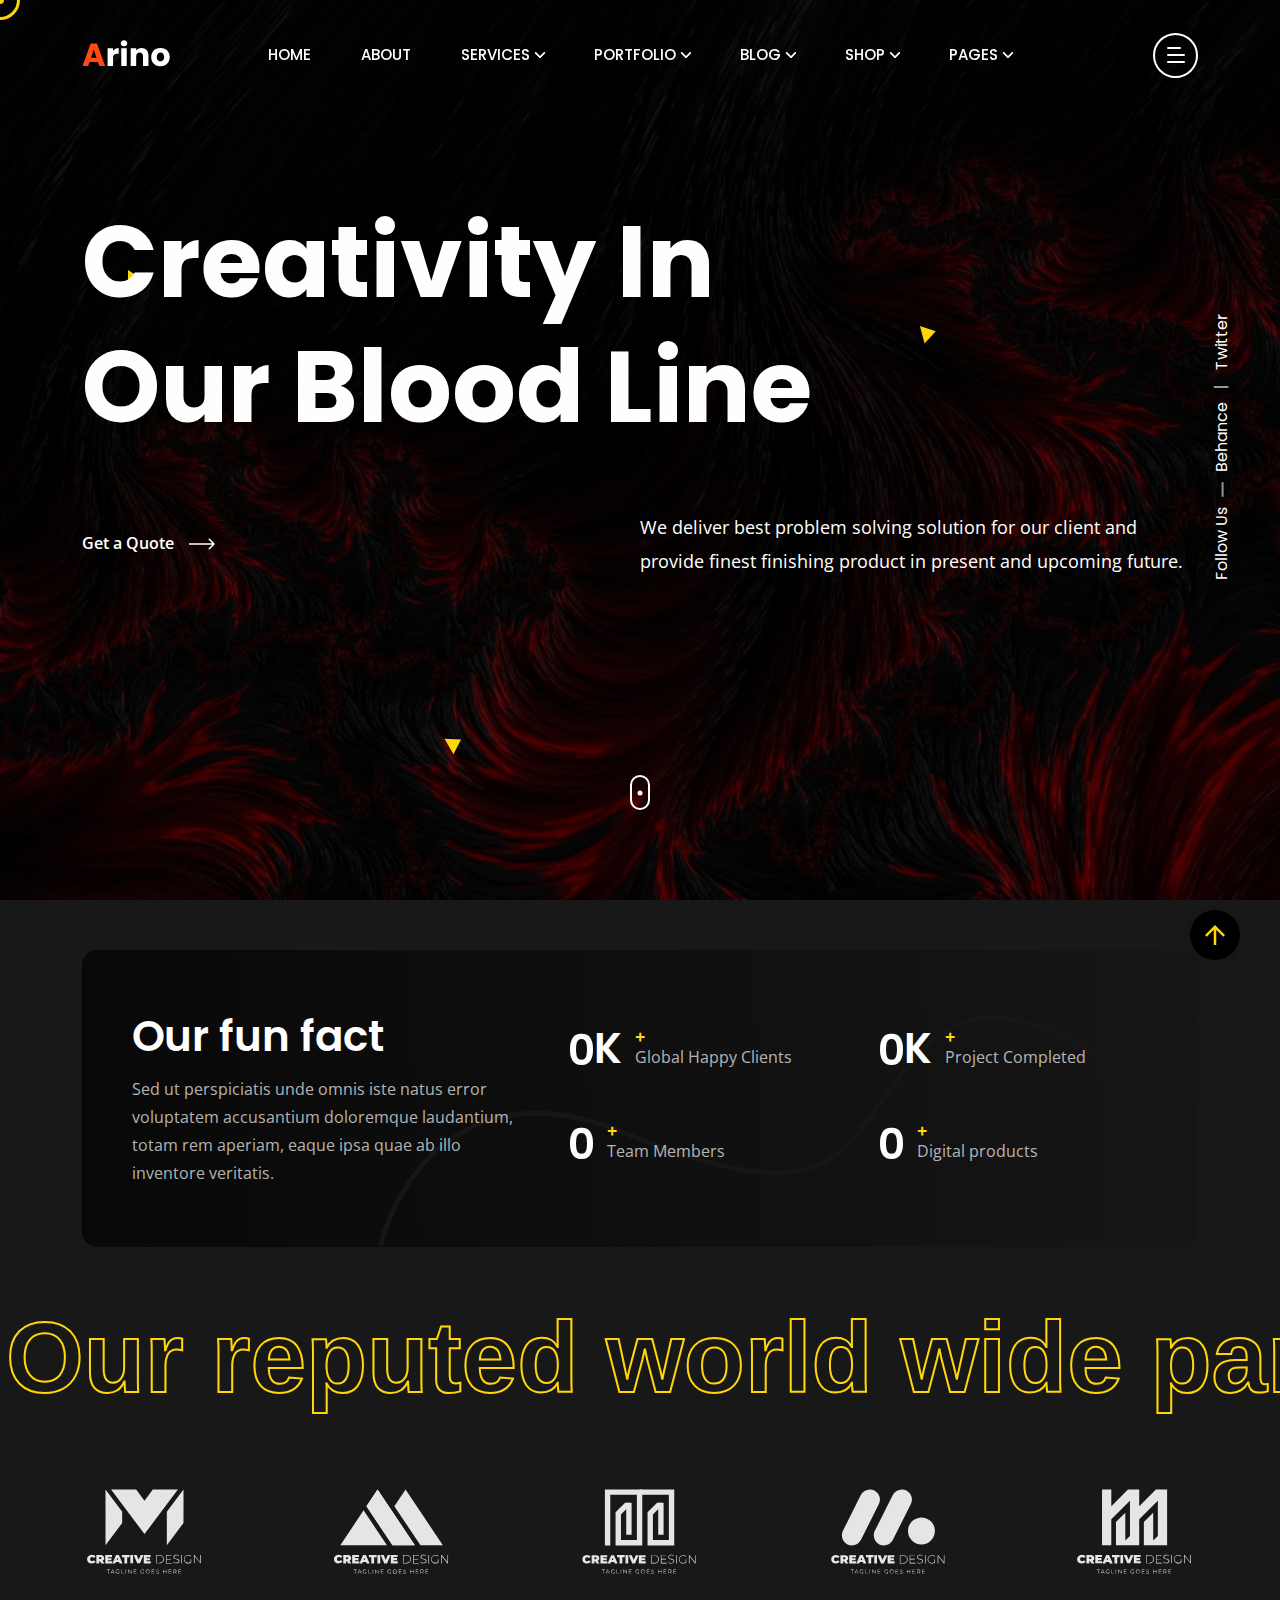
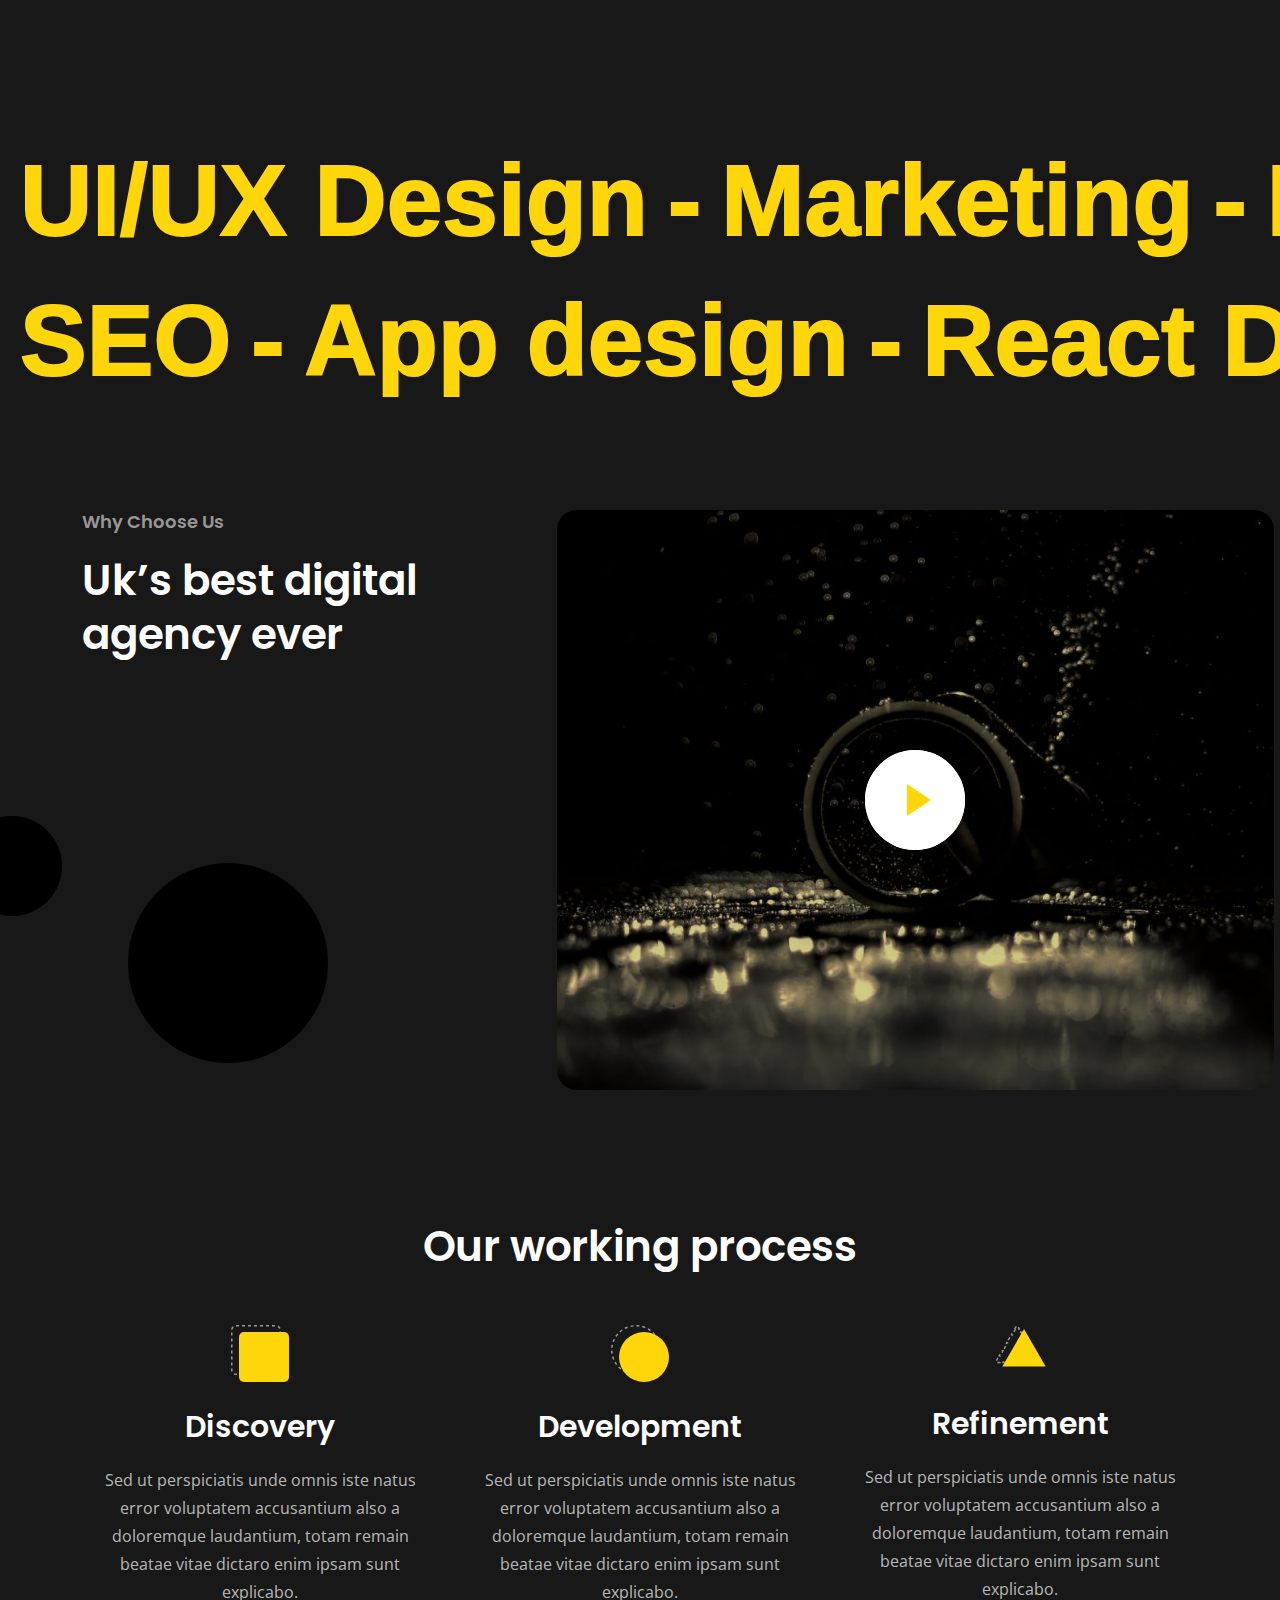
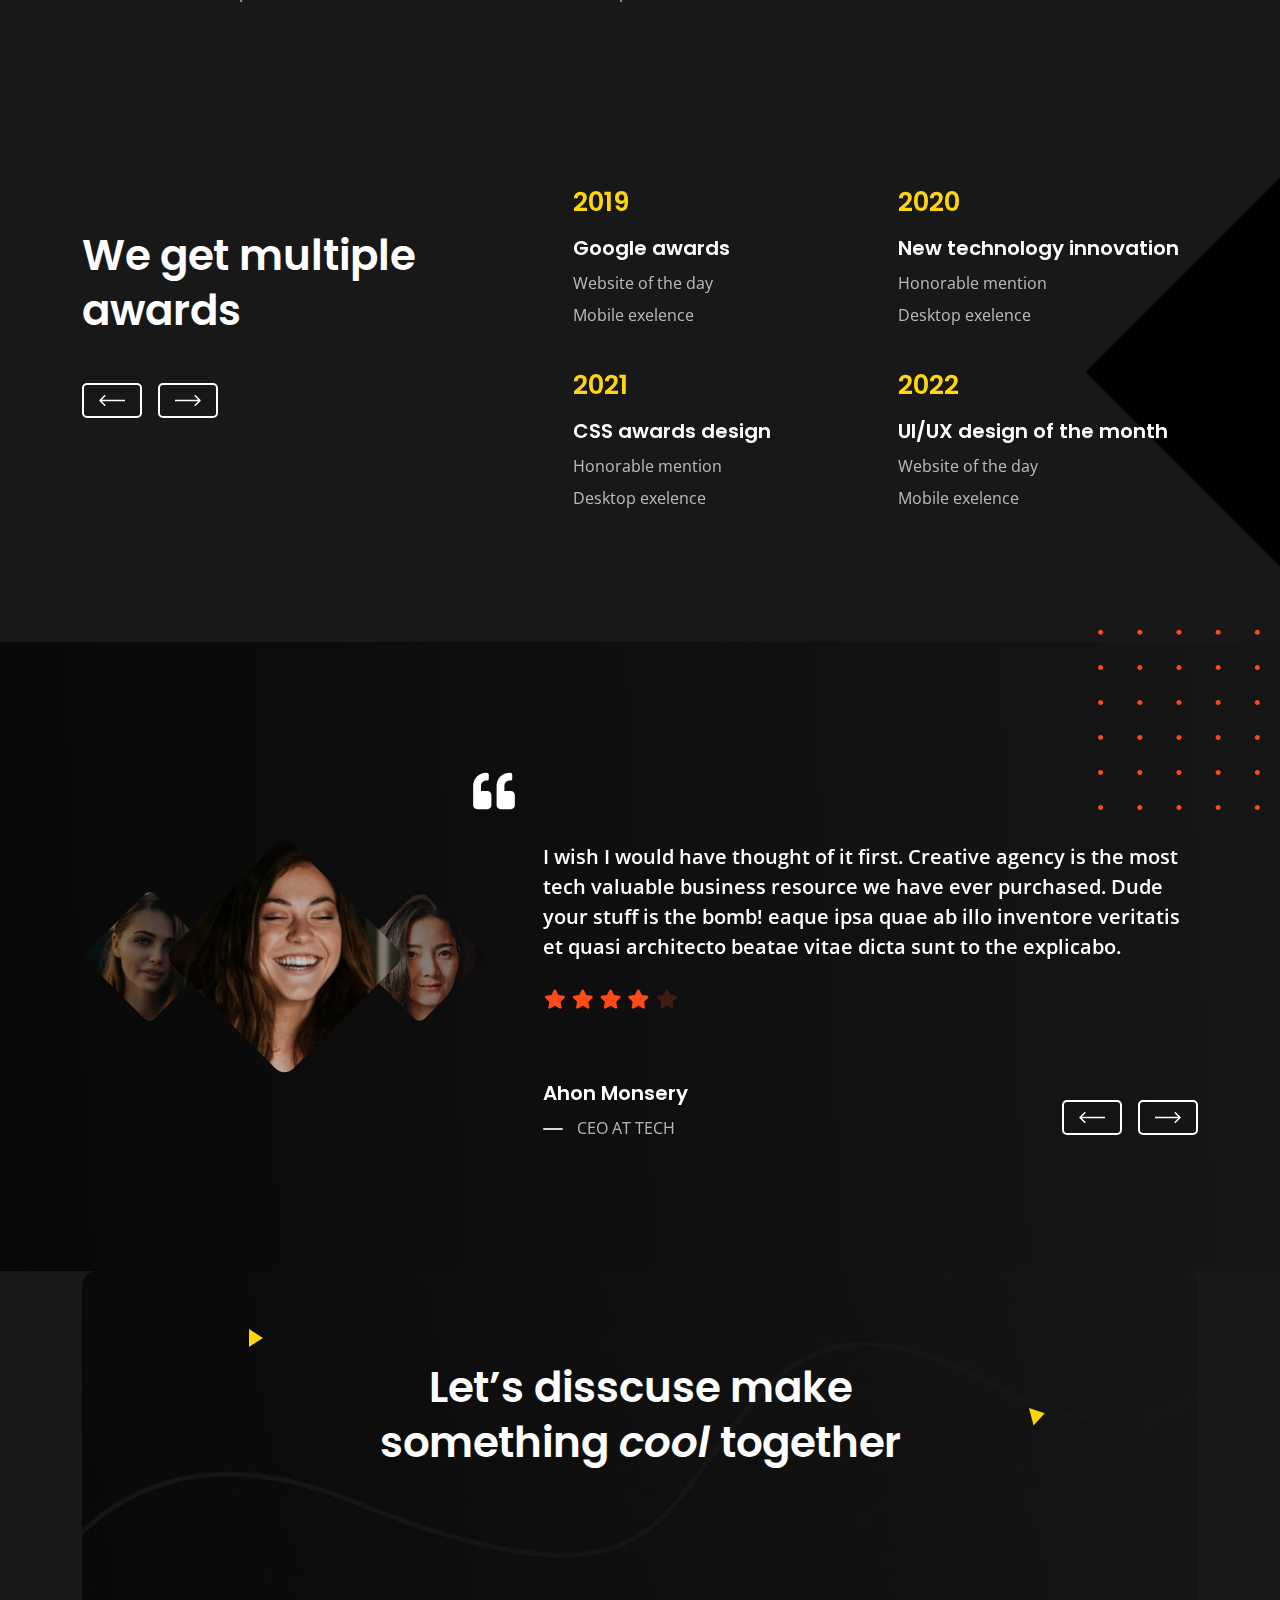
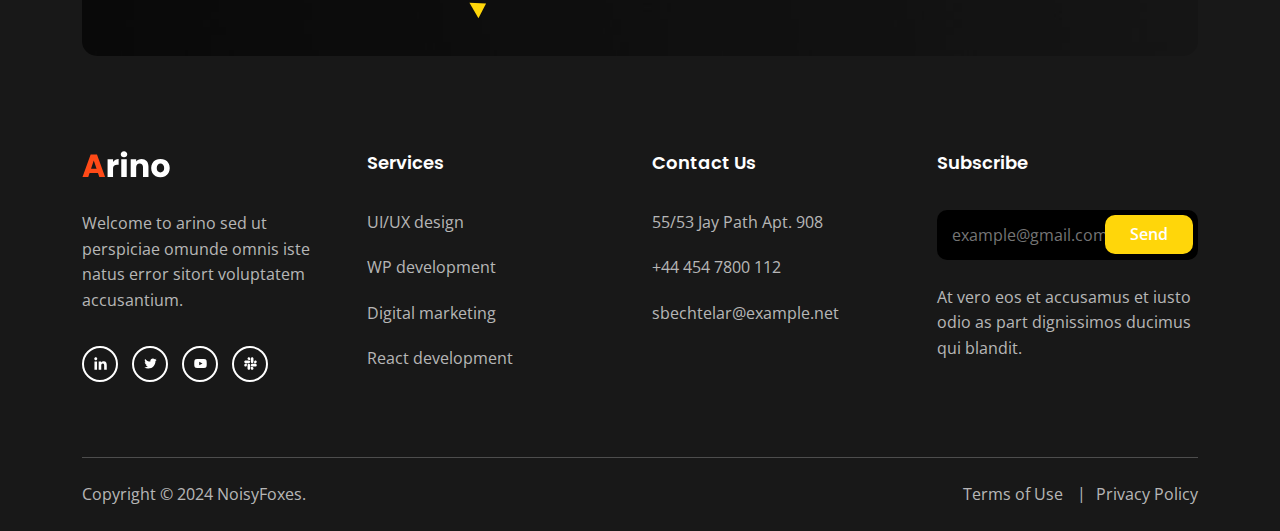
<file: index.html>
<!DOCTYPE html>
<html class="no-js" lang="en">
  <head>
    <!-- Meta Tags -->
    <meta charset="utf-8">
    <meta http-equiv="x-ua-compatible" content="ie=edge">
    <meta name="viewport" content="width=device-width, initial-scale=1">
    <meta name="author" content="Laralink">
    <!-- Favicon Icon -->
    <link rel="icon" href="assets/img/favicon.png">
    <!-- Site Title -->
    <title>Arino - Creative Agency Template</title>
    <link rel="stylesheet" href="assets/css/plugins/bootstrap.min.css">
    <link rel="stylesheet" href="assets/css/plugins/fontawesome.min.css">
    <link rel="stylesheet" href="assets/css/plugins/slick.css">
    <link rel="stylesheet" href="assets/css/plugins/lightgallery.min.css">
    <link rel="stylesheet" href="assets/css/plugins/animate.css">
    <link rel="stylesheet" href="assets/css/style.css">
  </head>
  <body>
    <div class="cs-preloader cs-center">
      <div class="cs-preloader_in"></div>
    </div>
    <!-- Start Header Section -->
    <header class="cs-site_header cs-style1 text-uppercase cs-sticky_header">
      <div class="cs-main_header">
        <div class="container">
          <div class="cs-main_header_in">
            <div class="cs-main_header_left">
              <a class="cs-site_branding" href="index.html">
                <img src="assets/img/logo.svg" alt="Logo">
              </a>
            </div>
            <div class="cs-main_header_center">
              <div class="cs-nav cs-primary_font cs-medium">
                <ul class="cs-nav_list">
                  <li class="cs-mega_menu">
                    <a href="index.html">Home</a>
                  </li>
                  <li>
                    <a href="about.html">About</a>
                  </li>
                  <li class="menu-item-has-children">
                    <a href="service.html">Services</a>
                    <ul>
                      <li>
                        <a href="service.html">Services</a>
                      </li>
                      <li>
                        <a href="service-details.html">Service Details</a>
                      </li>
                    </ul>
                  </li>
                  <li class="menu-item-has-children">
                    <a href="portfolio.html">Portfolio</a>
                    <ul>
                      <li>
                        <a href="portfolio.html">Portfolio</a>
                      </li>
                      <li>
                        <a href="portfolio-details.html">Portfolio Details</a>
                      </li>
                    </ul>
                  </li>
                  <li class="menu-item-has-children">
                    <a href="blog.html">Blog</a>
                    <ul>
                      <li>
                        <a href="blog.html">Blog</a>
                      </li>
                      <li>
                        <a href="blog-details.html">Blog Details</a>
                      </li>
                    </ul>
                  </li>
                  <li class="menu-item-has-children">
                    <a href="shop.html">Shop</a>
                    <ul>
                      <li>
                        <a href="shop.html">Our Shop</a>
                      </li>
                      <li>
                        <a href="shop-product-details.html">Shop Details</a>
                      </li>
                      <li>
                        <a href="shop-cart.html">Cart</a>
                      </li>
                      <li>
                        <a href="shop-checkout.html">Checkout</a>
                      </li>
                      <li>
                        <a href="shop-order-recived.html">Success Order</a>
                      </li>
                      <li>
                        <a href="shop-wishlist.html">Wishlist</a>
                      </li>
                    </ul>
                  </li>
                  <li class="menu-item-has-children">
                    <a href="#">Pages</a>
                    <ul>
                      <li>
                        <a href="contact.html">Contact</a>
                      </li>
                      <li>
                        <a href="team.html">Team</a>
                      </li>
                      <li>
                        <a href="team-details.html">Team Details</a>
                      </li>
                      <li>
                        <a href="case-study.html">Case Study Details</a>
                      </li>
                      <li>
                        <a href="faq.html">FAQ</a>
                      </li>
                    </ul>
                  </li>
                </ul>
              </div>
            </div>
            <div class="cs-main_header_right">
              <div class="cs-toolbox">
                <span class="cs-icon_btn">
                  <span class="cs-icon_btn_in">
                    <span></span>
                    <span></span>
                    <span></span>
                    <span></span>
                  </span>
                </span>
              </div>
            </div>
          </div>
        </div>
      </div>
    </header>
    <div class="cs-side_header">
      <button class="cs-close"></button>
      <div class="cs-side_header_overlay"></div>
      <div class="cs-side_header_in">
        <div class="cs-side_header_shape"></div>
        <a class="cs-site_branding" href="index.html">
          <img src="assets/img/footer_logo.svg" alt="Logo">
        </a>
        <div class="cs-side_header_box">
          <h2 class="cs-side_header_heading"> Do you have a project in your <br> mind? Keep connect us. </h2>
        </div>
        <div class="cs-side_header_box">
          <h3 class="cs-side_header_title cs-primary_color">Contact Us</h3>
          <ul class="cs-contact_info cs-style1 cs-mp0">
            <li>
              <svg width="18" height="18" viewBox="0 0 18 18" fill="none" xmlns="http://www.w3.org/2000/svg">
                <path d="M17 12.5C15.75 12.5 14.55 12.3 13.43 11.93C13.08 11.82 12.69 11.9 12.41 12.17L10.21 14.37C7.38 12.93 5.06 10.62 3.62 7.79L5.82 5.58C6.1 5.31 6.18 4.92 6.07 4.57C5.7 3.45 5.5 2.25 5.5 1C5.5 0.45 5.05 0 4.5 0H1C0.45 0 0 0.45 0 1C0 10.39 7.61 18 17 18C17.55 18 18 17.55 18 17V13.5C18 12.95 17.55 12.5 17 12.5ZM9 0V10L12 7H18V0H9Z" fill="#FF4A17" />
              </svg>
              <span>+44 454 7800 112</span>
            </li>
            <li>
              <svg width="20" height="18" viewBox="0 0 20 18" fill="none" xmlns="http://www.w3.org/2000/svg">
                <path d="M20 6.98V16C20 17.1 19.1 18 18 18H2C0.9 18 0 17.1 0 16V4C0 2.9 0.9 2 2 2H12.1C12.04 2.32 12 2.66 12 3C12 4.48 12.65 5.79 13.67 6.71L10 9L2 4V6L10 11L15.3 7.68C15.84 7.88 16.4 8 17 8C18.13 8 19.16 7.61 20 6.98ZM14 3C14 4.66 15.34 6 17 6C18.66 6 20 4.66 20 3C20 1.34 18.66 0 17 0C15.34 0 14 1.34 14 3Z" fill="#FF4A17" />
              </svg>
              <span>infotech@arino.com</span>
            </li>
            <li>
              <svg width="14" height="20" viewBox="0 0 14 20" fill="none" xmlns="http://www.w3.org/2000/svg">
                <path d="M7 0C3.13 0 0 3.13 0 7C0 12.25 7 20 7 20C7 20 14 12.25 14 7C14 3.13 10.87 0 7 0ZM7 9.5C5.62 9.5 4.5 8.38 4.5 7C4.5 5.62 5.62 4.5 7 4.5C8.38 4.5 9.5 5.62 9.5 7C9.5 8.38 8.38 9.5 7 9.5Z" fill="#FF4A17" />
              </svg>
              <span>50 Wall Street Suite, 44150 <br>Ohio, United States </span>
            </li>
          </ul>
        </div>
        <div class="cs-side_header_box">
          <h3 class="cs-side_header_title cs-primary_color">Subscribe</h3>
          <div class="cs-newsletter cs-style1">
            <form action="#" class="cs-newsletter_form">
              <input type="email" class="cs-newsletter_input" placeholder="example@gmail.com">
              <button class="cs-newsletter_btn">
                <span>Send</span>
              </button>
            </form>
            <div class="cs-newsletter_text"> At vero eos et accusamus et iusto odio as part dignissimos ducimus qui blandit. </div>
          </div>
        </div>
        <div class="cs-side_header_box">
          <div class="cs-social_btns cs-style1">
            <a href="#" class="cs-center">
              <svg width="15" height="15" viewBox="0 0 15 15" fill="none" xmlns="http://www.w3.org/2000/svg">
                <path d="M4.04799 13.7497H1.45647V5.4043H4.04799V13.7497ZM2.75084 4.2659C1.92215 4.2659 1.25 3.57952 1.25 2.75084C1.25 2.35279 1.40812 1.97105 1.68958 1.68958C1.97105 1.40812 2.35279 1.25 2.75084 1.25C3.14888 1.25 3.53063 1.40812 3.81209 1.68958C4.09355 1.97105 4.25167 2.35279 4.25167 2.75084C4.25167 3.57952 3.57924 4.2659 2.75084 4.2659ZM13.7472 13.7497H11.1613V9.68722C11.1613 8.71903 11.1417 7.4774 9.81389 7.4774C8.46652 7.4774 8.26004 8.5293 8.26004 9.61747V13.7497H5.67132V5.4043H8.15681V6.54269H8.19308C8.53906 5.887 9.38421 5.19503 10.6451 5.19503C13.2679 5.19503 13.75 6.92215 13.75 9.16546V13.7497H13.7472Z" fill="white"></path>
              </svg>
            </a>
            <a href="#" class="cs-center">
              <svg width="13" height="11" viewBox="0 0 13 11" fill="none" xmlns="http://www.w3.org/2000/svg">
                <path d="M11.4651 2.95396C11.4731 3.065 11.4731 3.17606 11.4731 3.2871C11.4731 6.67383 8.89535 10.5761 4.18402 10.5761C2.73255 10.5761 1.38421 10.1557 0.25 9.42608C0.456226 9.44986 0.654494 9.4578 0.868655 9.4578C2.06629 9.4578 3.16879 9.0533 4.04918 8.36326C2.92291 8.33946 1.97906 7.60183 1.65386 6.5866C1.81251 6.61038 1.97112 6.62624 2.1377 6.62624C2.36771 6.62624 2.59774 6.59451 2.81188 6.53901C1.63802 6.30105 0.757595 5.26996 0.757595 4.02472V3.99301C1.09864 4.18336 1.49524 4.30233 1.91558 4.31818C1.22554 3.85814 0.773464 3.07294 0.773464 2.1846C0.773464 1.70872 0.900344 1.27249 1.12244 0.891774C2.38355 2.44635 4.27919 3.46156 6.40481 3.57262C6.36516 3.38226 6.34136 3.184 6.34136 2.9857C6.34136 1.57388 7.4835 0.423828 8.90323 0.423828C9.64086 0.423828 10.3071 0.733156 10.7751 1.23284C11.354 1.1218 11.9093 0.907643 12.401 0.614185C12.2106 1.20906 11.8061 1.70875 11.2748 2.02598C11.7903 1.97049 12.29 1.82769 12.75 1.62942C12.4011 2.13702 11.9648 2.5891 11.4651 2.95396V2.95396Z" fill="white"></path>
              </svg>
            </a>
            <a href="#" class="cs-center">
              <svg width="13" height="9" viewBox="0 0 13 9" fill="none" xmlns="http://www.w3.org/2000/svg">
                <path d="M12.4888 1.48066C12.345 0.939353 11.9215 0.513038 11.3837 0.368362C10.4089 0.105469 6.5 0.105469 6.5 0.105469C6.5 0.105469 2.59116 0.105469 1.61633 0.368362C1.07853 0.513061 0.65496 0.939353 0.5112 1.48066C0.25 2.4618 0.25 4.50887 0.25 4.50887C0.25 4.50887 0.25 6.55595 0.5112 7.53709C0.65496 8.0784 1.07853 8.48695 1.61633 8.63163C2.59116 8.89452 6.5 8.89452 6.5 8.89452C6.5 8.89452 10.4088 8.89452 11.3837 8.63163C11.9215 8.48695 12.345 8.0784 12.4888 7.53709C12.75 6.55595 12.75 4.50887 12.75 4.50887C12.75 4.50887 12.75 2.4618 12.4888 1.48066V1.48066ZM5.22158 6.36746V2.65029L8.48861 4.50892L5.22158 6.36746V6.36746Z" fill="white"></path>
              </svg>
            </a>
            <a href="#" class="cs-center">
              <svg width="13" height="13" viewBox="0 0 13 13" fill="none" xmlns="http://www.w3.org/2000/svg">
                <path d="M2.87612 8.149C2.87612 8.87165 2.28571 9.46205 1.56306 9.46205C0.840402 9.46205 0.25 8.87165 0.25 8.149C0.25 7.42634 0.840402 6.83594 1.56306 6.83594H2.87612V8.149ZM3.53795 8.149C3.53795 7.42634 4.12835 6.83594 4.851 6.83594C5.57366 6.83594 6.16406 7.42634 6.16406 8.149V11.4369C6.16406 12.1596 5.57366 12.75 4.851 12.75C4.12835 12.75 3.53795 12.1596 3.53795 11.4369V8.149ZM4.851 2.87612C4.12835 2.87612 3.53795 2.28571 3.53795 1.56306C3.53795 0.840402 4.12835 0.25 4.851 0.25C5.57366 0.25 6.16406 0.840402 6.16406 1.56306V2.87612H4.851V2.87612ZM4.851 3.53795C5.57366 3.53795 6.16406 4.12835 6.16406 4.851C6.16406 5.57366 5.57366 6.16406 4.851 6.16406H1.56306C0.840402 6.16406 0.25 5.57366 0.25 4.851C0.25 4.12835 0.840402 3.53795 1.56306 3.53795H4.851V3.53795ZM10.1239 4.851C10.1239 4.12835 10.7143 3.53795 11.4369 3.53795C12.1596 3.53795 12.75 4.12835 12.75 4.851C12.75 5.57366 12.1596 6.16406 11.4369 6.16406H10.1239V4.851V4.851ZM9.46205 4.851C9.46205 5.57366 8.87165 6.16406 8.149 6.16406C7.42634 6.16406 6.83594 5.57366 6.83594 4.851V1.56306C6.83594 0.840402 7.42634 0.25 8.149 0.25C8.87165 0.25 9.46205 0.840402 9.46205 1.56306V4.851V4.851ZM8.149 10.1239C8.87165 10.1239 9.46205 10.7143 9.46205 11.4369C9.46205 12.1596 8.87165 12.75 8.149 12.75C7.42634 12.75 6.83594 12.1596 6.83594 11.4369V10.1239H8.149ZM8.149 9.46205C7.42634 9.46205 6.83594 8.87165 6.83594 8.149C6.83594 7.42634 7.42634 6.83594 8.149 6.83594H11.4369C12.1596 6.83594 12.75 7.42634 12.75 8.149C12.75 8.87165 12.1596 9.46205 11.4369 9.46205H8.149Z" fill="white"></path>
              </svg>
            </a>
          </div>
        </div>
      </div>
    </div>
    <!-- End Header Section -->
    <!-- Start Hero -->
    <div class="cs-hero cs-style1 cs-bg cs-fixed_bg cs-shape_wrap_1" data-src="assets/img/hero_bg.jpeg" id="home">
      <div class="cs-shape_1"></div>
      <div class="cs-shape_1"></div>
      <div class="cs-shape_1"></div>
      <div class="container">
        <div class="cs-hero_text">
          <h1 class="cs-hero_title wow fadeInRight" data-wow-duration="0.8s" data-wow-delay="0.2s"> Creativity In <br>Our Blood Line </h1>
          <div class="cs-hero_info">
            <div>
              <a href="contact.html" class="cs-text_btn">
                <span>Get a Quote</span>
                <svg width="26" height="12" viewBox="0 0 26 12" fill="none" xmlns="http://www.w3.org/2000/svg">
                  <path d="M25.5303 6.53033C25.8232 6.23744 25.8232 5.76256 25.5303 5.46967L20.7574 0.696699C20.4645 0.403806 19.9896 0.403806 19.6967 0.696699C19.4038 0.989593 19.4038 1.46447 19.6967 1.75736L23.9393 6L19.6967 10.2426C19.4038 10.5355 19.4038 11.0104 19.6967 11.3033C19.9896 11.5962 20.4645 11.5962 20.7574 11.3033L25.5303 6.53033ZM0 6.75H25V5.25H0V6.75Z" fill="currentColor" />
                </svg>
              </a>
            </div>
            <div>
              <div class="cs-hero_subtitle"> We deliver best problem solving solution for our client and provide finest finishing product in present and upcoming future. </div>
            </div>
          </div>
        </div>
      </div>
      <div class="cs-hero_social_wrap cs-primary_font cs-primary_color">
        <div class="cs-hero_social_title">Follow Us</div>
        <ul class="cs-hero_social_links">
          <li>
            <a href="">Behance</a>
          </li>
          <li>
            <a href="">Twitter</a>
          </li>
        </ul>
      </div>
      <a href="#service" class="cs-down_btn"></a>
    </div>
    <!-- End Hero -->
    <!-- Start FunFact -->
    <section>
      <div class="container">
        <div class="cs-funfact_wrap cs-type1">
          <div class="cs-funfact_shape" data-src="assets/img/funfact_shape_bg.svg"></div>
          <div class="cs-funfact_left">
            <div class="cs-funfact_heading">
              <h2>Our fun fact</h2>
              <p> Sed ut perspiciatis unde omnis iste natus error voluptatem accusantium doloremque laudantium, totam rem aperiam, eaque ipsa quae ab illo inventore veritatis. </p>
            </div>
          </div>
          <div class="cs-funfact_right">
            <div class="cs-funfacts">
              <div class="cs-funfact cs-style1">
                <div class="cs-funfact_number cs-primary_font cs-semi_bold cs-primary_color">
                  <span data-count-to="40" class="odometer"></span>K
                </div>
                <div class="cs-funfact_text">
                  <span class="cs-accent_color">+</span>
                  <p>Global Happy Clients</p>
                </div>
              </div>
              <div class="cs-funfact cs-style1">
                <div class="cs-funfact_number cs-primary_font cs-semi_bold cs-primary_color">
                  <span data-count-to="50" class="odometer"></span>K
                </div>
                <div class="cs-funfact_text">
                  <span class="cs-accent_color">+</span>
                  <p>Project Completed</p>
                </div>
              </div>
              <div class="cs-funfact cs-style1">
                <div class="cs-funfact_number cs-primary_font cs-semi_bold cs-primary_color">
                  <span data-count-to="245" class="odometer"></span>
                </div>
                <div class="cs-funfact_text">
                  <span class="cs-accent_color">+</span>
                  <p>Team Members</p>
                </div>
              </div>
              <div class="cs-funfact cs-style1">
                <div class="cs-funfact_number cs-primary_font cs-semi_bold cs-primary_color">
                  <span data-count-to="550" class="odometer"></span>
                </div>
                <div class="cs-funfact_text">
                  <span class="cs-accent_color">+</span>
                  <p>Digital products</p>
                </div>
              </div>
            </div>
          </div>
        </div>
      </div>
    </section>
    <!-- End FunFact -->
    <div class="cs-height_50 cs-height_lg_70"></div>
    <!-- End Moving Text -->
    <div class="cs-moving_text_wrap cs-bold cs-primary_font">
      <div class="cs-moving_text_in">
        <div class="cs-moving_text">Our reputed world wide partners</div>
        <div class="cs-moving_text">Our reputed world wide partners</div>
      </div>
    </div>
    <div class="cs-height_50 cs-height_lg_70"></div>
    <!-- Start Partner Logo -->
    <div class="container">
      <div class="cs-partner_logo_wrap">
        <div class="cs-partner_logo">
          <img src="assets/img/partner_1.svg" alt="Partner">
        </div>
        <div class="cs-partner_logo">
          <img src="assets/img/partner_2.svg" alt="Partner">
        </div>
        <div class="cs-partner_logo">
          <img src="assets/img/partner_3.svg" alt="Partner">
        </div>
        <div class="cs-partner_logo">
          <img src="assets/img/partner_4.svg" alt="Partner">
        </div>
        <div class="cs-partner_logo">
          <img src="assets/img/partner_5.svg" alt="Partner">
        </div>
      </div>
    </div>
    <!-- End Partner Logo -->
<div class="cs-height_40 cs-height_lg_70"></div>
<!-- Start Service Section -->
<section id="service">
  <div class="cs-height_30 cs-height_lg_80"></div>
  <div class="container">
    <div class="cs-section_heading cs-style1 text-center">
      <h2 class="cs-section_title wow fadeInUp" data-wow-duration="0.8s" data-wow-delay="0.2s">What we provide</h2>
    </div>
  </div>
  <div class="cs-height_20 cs-height_lg_45"></div>
  <div class="cs-moving_text_wrap cs-type1 cs-bold cs-primary_font">
    <div class="cs-moving_text_in">
      <div class="cs-moving_text"><a href="service-details.html">UI/UX Design</a>-<a href="service-details.html">Marketing</a>-<a href="service-details.html">Branding</a>-</div>
      <div class="cs-moving_text"><a href="service-details.html">UI/UX Design</a>-<a href="service-details.html">Marketing</a>-<a href="service-details.html">Branding</a>-</div>
    </div>
  </div>
  <div class="cs-height_20 cs-height_lg_10"></div>
  <div class="cs-moving_text_wrap cs-type1 cs-bold cs-primary_font">
    <div class="cs-moving_text_in">
      <div class="cs-moving_text cs-reverse_animation"><a href="service-details.html">SEO</a>-<a href="service-details.html">App design</a>-<a href="service-details.html">React Developer</a>-</div>
      <div class="cs-moving_text cs-reverse_animation"><a href="service-details.html">SEO</a>-<a href="service-details.html">App design</a>-<a href="service-details.html">React Developer</a>-</div>
    </div>
  </div>
</section>
<!-- End Service Section -->
<div class="cs-height_10 cs-height_lg_50"></div>
  <!-- Start Video Block Section -->
  <section class="cs-shape_wrap_4 cs-parallax">
    <div class="cs-shape_4 cs-to_up"></div>
    <div class="cs-shape_4 cs-to_right"></div>
    <div class="cs-height_100 cs-height_lg_80"></div>
    <div class="container">
      <div class="row">
        <div class="col-lg-5 col-xl-4">
          <div class="cs-section_heading cs-style1">
            <h3 class="cs-section_subtitle">Why Choose Us</h3>
            <h2 class="cs-section_title">Uk’s best digital agency ever</h2>
            <div class="cs-height_45 cs-height_lg_20"></div>
            <a href="about.html" class="cs-text_btn wow fadeInLeft" data-wow-duration="0.8s" data-wow-delay="0.2s">
              <span>Learn More</span>
              <svg width="26" height="12" viewBox="0 0 26 12" fill="none" xmlns="http://www.w3.org/2000/svg">
                <path d="M25.5303 6.53033C25.8232 6.23744 25.8232 5.76256 25.5303 5.46967L20.7574 0.696699C20.4645 0.403806 19.9896 0.403806 19.6967 0.696699C19.4038 0.989593 19.4038 1.46447 19.6967 1.75736L23.9393 6L19.6967 10.2426C19.4038 10.5355 19.4038 11.0104 19.6967 11.3033C19.9896 11.5962 20.4645 11.5962 20.7574 11.3033L25.5303 6.53033ZM0 6.75H25V5.25H0V6.75Z" fill="currentColor"></path>
              </svg>                
            </a>
          </div>
          <div class="cs-height_45 cs-height_lg_45"></div>
        </div>
        <div class="col-lg-7 offset-xl-1">
          <div class="cs-half_screen">
            <a href="https://www.youtube.com/watch?v=VcaAVWtP48A" class="cs-video_block cs-style1 cs-size1 cs-video_open cs-bg" data-src="assets/img/video_bg.jpeg">
              <span class="cs-player_btn cs-accent_color">
                <span></span>       
              </span>
            </a>
          </div>
        </div>
      </div>
    </div>
    <div class="cs-height_100 cs-height_lg_70"></div>
  </section>
  <!-- End Video Block Section -->
<div class="cs-height_30 cs-height_lg_80"></div>
    <!-- Start Icon Box -->
    <div class="container">
      <div class="cs-section_heading cs-style1 text-center">
        <h2 class="cs-section_title">Our working process</h2>
      </div>
      <div class="cs-height_50 cs-height_lg_45"></div>
      <div class="row">
        <div class="col-lg-4">
          <div class="cs-iconbox cs-style2 text-center">
            <div class="cs-iconbox_icon">
              <svg width="58" height="57" viewBox="0 0 58 57" fill="none" xmlns="http://www.w3.org/2000/svg">
                <rect x="0.75" y="0.75" width="48.5" height="48.5" rx="4.25" stroke="#999696" stroke-width="1.5" stroke-dasharray="3 3"/>
                <rect x="8" y="7" width="50" height="50" rx="5" fill="#ffd60a"/>
              </svg>              
            </div>
            <h2 class="cs-iconbox_title">Discovery</h2>
            <div class="cs-iconbox_subtitle">Sed ut perspiciatis unde omnis iste natus error voluptatem accusantium also a doloremque laudantium, totam remain beatae vitae dictaro enim ipsam sunt explicabo.</div>
          </div>
          <div class="cs-height_30 cs-height_lg_35"></div>
        </div>
        <div class="col-lg-4">
          <div class="cs-iconbox cs-style2 text-center">
            <div class="cs-iconbox_icon">
              <svg width="58" height="57" viewBox="0 0 58 57" fill="none" xmlns="http://www.w3.org/2000/svg">
                <circle cx="25" cy="25" r="24.25" stroke="#999696" stroke-width="1.5" stroke-dasharray="3 3"/>
                <circle cx="33" cy="32" r="25" fill="#ffd60a"/>
              </svg>                            
            </div>
            <h2 class="cs-iconbox_title">Development</h2>
            <div class="cs-iconbox_subtitle">Sed ut perspiciatis unde omnis iste natus error voluptatem accusantium also a doloremque laudantium, totam remain beatae vitae dictaro enim ipsam sunt explicabo.</div>
          </div>
          <div class="cs-height_30 cs-height_lg_35"></div>
        </div>
        <div class="col-lg-4">
          <div class="cs-iconbox cs-style2 text-center">
            <div class="cs-iconbox_icon">
              <svg width="57" height="54" viewBox="0 0 57 54" fill="none" xmlns="http://www.w3.org/2000/svg">
                <path d="M22.6803 4.01786L24.2268 1.33929L24.8763 1.71429L25 1.5L25.1237 1.71429L25.7732 1.33929L27.3197 4.01786L26.6702 4.39286L28.2167 7.07143L28.8662 6.69643L30.4127 9.375L29.7631 9.75L31.3096 12.4286L31.9591 12.0536L33.5056 14.7321L32.8561 15.1071L34.4026 17.7857L35.0521 17.4107L36.5986 20.0893L35.949 20.4643L37.4955 23.1429L38.145 22.7679L39.6915 25.4464L39.042 25.8214L40.5885 28.5L41.238 28.125L42.7845 30.8036L42.1349 31.1786L43.6814 33.8571L44.3309 33.4821L45.8774 36.1607L45.2279 36.5357L45.3516 36.75H45.1042V37.5H42.0112V36.75H38.9183V37.5H35.8253V36.75H32.7324V37.5H29.6394V36.75H26.5465V37.5H23.4535V36.75H20.3606V37.5H17.2676V36.75H14.1747V37.5H11.0817V36.75H7.98879V37.5H4.89584V36.75H4.6484L4.77212 36.5357L4.1226 36.1607L5.66908 33.4821L6.3186 33.8571L7.86507 31.1786L7.21555 30.8036L8.76202 28.125L9.41154 28.5L10.958 25.8214L10.3085 25.4464L11.855 22.7679L12.5045 23.1429L14.051 20.4643L13.4014 20.0893L14.9479 17.4107L15.5974 17.7857L17.1439 15.1071L16.4944 14.7321L18.0409 12.0536L18.6904 12.4286L20.2369 9.75L19.5873 9.375L21.1338 6.69643L21.7833 7.07143L23.3298 4.39286L22.6803 4.01786Z" stroke="#999696" stroke-width="1.5" stroke-dasharray="3 3"/>
                <path d="M32 4L53.6506 41.5H10.3494L32 4Z" fill="#ffd60a"/>
              </svg>                            
            </div>
            <h2 class="cs-iconbox_title">Refinement</h2>
            <div class="cs-iconbox_subtitle">Sed ut perspiciatis unde omnis iste natus error voluptatem accusantium also a doloremque laudantium, totam remain beatae vitae dictaro enim ipsam sunt explicabo.</div>
          </div>
          <div class="cs-height_30 cs-height_lg_35"></div>
        </div>
      </div>
    </div>
    <!-- End Icon Box -->
    <div class="cs-height_150 cs-height_lg_80"></div>
    <!-- Start Awards Text -->
    <section class="cs-shape_wrap_2">
      <div class="cs-shape_2">
        <div></div>
      </div>
      <div class="container">
        <div class="cs-slider cs-style1 cs-gap-24">
          <div class="cs-slider_left">
            <div class="cs-section_heading cs-style1">
              <h3 class="cs-section_subtitle wow fadeInLeft" data-wow-duration="0.8s" data-wow-delay="0.2s"> Our Awards </h3>
              <h2 class="cs-section_title">We get multiple awards</h2>
            </div>
            <div class="cs-height_45 cs-height_lg_20"></div>
            <div class="cs-slider_arrows cs-style1 cs-primary_color">
              <div class="cs-left_arrow cs-center">
                <svg width="26" height="13" viewBox="0 0 26 13" fill="none" xmlns="http://www.w3.org/2000/svg">
                  <path d="M0.469791 5.96967C0.176899 6.26256 0.176899 6.73744 0.469791 7.03033L5.24276 11.8033C5.53566 12.0962 6.01053 12.0962 6.30342 11.8033C6.59632 11.5104 6.59632 11.0355 6.30342 10.7426L2.06078 6.5L6.30342 2.25736C6.59632 1.96447 6.59632 1.48959 6.30342 1.1967C6.01053 0.903806 5.53566 0.903806 5.24276 1.1967L0.469791 5.96967ZM26.0001 5.75L1.00012 5.75V7.25L26.0001 7.25V5.75Z" fill="currentColor" />
                </svg>
              </div>
              <div class="cs-right_arrow cs-center">
                <svg width="26" height="13" viewBox="0 0 26 13" fill="none" xmlns="http://www.w3.org/2000/svg">
                  <path d="M25.5305 7.03033C25.8233 6.73744 25.8233 6.26256 25.5305 5.96967L20.7575 1.1967C20.4646 0.903806 19.9897 0.903806 19.6968 1.1967C19.4039 1.48959 19.4039 1.96447 19.6968 2.25736L23.9395 6.5L19.6968 10.7426C19.4039 11.0355 19.4039 11.5104 19.6968 11.8033C19.9897 12.0962 20.4646 12.0962 20.7575 11.8033L25.5305 7.03033ZM0.00012207 7.25H25.0001V5.75H0.00012207V7.25Z" fill="currentColor" />
                </svg>
              </div>
            </div>
          </div>
          <div class="cs-slider_right">
            <div class="cs-slider_container" data-autoplay="0" data-loop="1" data-speed="600" data-center="0" data-slides-per-view="responsive" data-xs-slides="1" data-sm-slides="2" data-md-slides="2" data-lg-slides="2" data-add-slides="2">
              <div class="cs-slider_wrapper">
                <div class="cs-slide">
                  <div class="cs-time_line cs-style1">
                    <h3 class="cs-accent_color">2019</h3>
                    <h2>Google awards</h2>
                    <p>Website of the day</p>
                    <p>Mobile exelence</p>
                  </div>
                  <div class="cs-height_40 cs-height_lg_30"></div>
                  <div class="cs-time_line cs-style1">
                    <h3 class="cs-accent_color">2021</h3>
                    <h2>CSS awards design</h2>
                    <p>Honorable mention</p>
                    <p>Desktop exelence</p>
                  </div>
                </div>
                <!-- .cs-slide -->
                <div class="cs-slide">
                  <div class="cs-time_line cs-style1">
                    <h3 class="cs-accent_color">2020</h3>
                    <h2>New technology innovation</h2>
                    <p>Honorable mention</p>
                    <p>Desktop exelence</p>
                  </div>
                  <div class="cs-height_40 cs-height_lg_30"></div>
                  <div class="cs-time_line cs-style1">
                    <h3 class="cs-accent_color">2022</h3>
                    <h2>UI/UX design of the month</h2>
                    <p>Website of the day</p>
                    <p>Mobile exelence</p>
                  </div>
                </div>
                <!-- .cs-slide -->
                <div class="cs-slide">
                  <div class="cs-time_line cs-style1">
                    <h3 class="cs-accent_color">2019</h3>
                    <h2>Google awards</h2>
                    <p>Website of the day</p>
                    <p>Mobile exelence</p>
                  </div>
                  <div class="cs-height_40 cs-height_lg_30"></div>
                  <div class="cs-time_line cs-style1">
                    <h3 class="cs-accent_color">2021</h3>
                    <h2>CSS awards design</h2>
                    <p>Honorable mention</p>
                    <p>Desktop exelence</p>
                  </div>
                </div>
                <!-- .cs-slide -->
                <div class="cs-slide">
                  <div class="cs-time_line cs-style1">
                    <h3 class="cs-accent_color">2020</h3>
                    <h2>New technology innovation</h2>
                    <p>Honorable mention</p>
                    <p>Desktop exelence</p>
                  </div>
                  <div class="cs-height_40 cs-height_lg_30"></div>
                  <div class="cs-time_line cs-style1">
                    <h3 class="cs-accent_color">2022</h3>
                    <h2>UI/UX design of the month</h2>
                    <p>Website of the day</p>
                    <p>Mobile exelence</p>
                  </div>
                </div>
                <!-- .cs-slide -->
              </div>
            </div>
            <!-- .cs-slider_container -->
            <div class="cs-pagination cs-style1 cs-hidden_desktop"></div>
          </div>
        </div>
        <!-- .cs-slider -->
      </div>
    </section>
    <!-- End Awards Text -->
    <div class="cs-height_130 cs-height_lg_70"></div>
    <!-- Start Testimonial Section -->
    <section class="cs-gradient_bg_1 cs-shape_wrap_3 cs-parallax">
      <div class="cs-shape_3 cs-to_up">
        <svg width="162" height="181" viewBox="0 0 162 181" fill="none" xmlns="http://www.w3.org/2000/svg">
          <path d="M156.833 178.434C156.833 177.053 157.954 175.932 159.335 175.932C160.716 175.932 161.837 177.053 161.837 178.434C161.837 179.814 160.716 180.935 159.335 180.935C157.954 180.935 156.833 179.814 156.833 178.434Z" fill="#FF4A17" />
          <path d="M117.65 178.434C117.65 177.053 118.771 175.932 120.152 175.932C121.533 175.932 122.653 177.053 122.653 178.434C122.653 179.814 121.533 180.935 120.152 180.935C118.771 180.935 117.65 179.814 117.65 178.434Z" fill="#FF4A17" />
          <path d="M78.4694 178.434C78.4694 177.053 79.5902 175.932 80.971 175.932C82.3517 175.932 83.4726 177.053 83.4726 178.434C83.4726 179.814 82.3517 180.935 80.971 180.935C79.5876 180.935 78.4694 179.814 78.4694 178.434Z" fill="#FF4A17" />
          <path d="M39.286 178.434C39.286 177.053 40.4069 175.932 41.7876 175.932C43.1684 175.932 44.2893 177.053 44.2893 178.434C44.2893 179.814 43.1684 180.935 41.7876 180.935C40.4069 180.935 39.286 179.814 39.286 178.434Z" fill="#FF4A17" />
          <path d="M0.102661 178.434C0.102661 177.053 1.22354 175.932 2.60429 175.932C3.98504 175.932 5.10591 177.053 5.10591 178.434C5.10591 179.814 3.98504 180.935 2.60429 180.935C1.22091 180.935 0.102661 179.814 0.102661 178.434Z" fill="#FF4A17" />
          <path d="M156.833 143.419C156.833 142.038 157.954 140.917 159.335 140.917C160.716 140.917 161.837 142.038 161.837 143.419C161.837 144.799 160.716 145.92 159.335 145.92C157.954 145.92 156.833 144.799 156.833 143.419Z" fill="#FF4A17" />
          <path d="M117.65 143.419C117.65 142.038 118.771 140.917 120.152 140.917C121.533 140.917 122.653 142.038 122.653 143.419C122.653 144.799 121.533 145.92 120.152 145.92C118.771 145.92 117.65 144.799 117.65 143.419Z" fill="#FF4A17" />
          <path d="M78.4694 143.419C78.4694 142.038 79.5902 140.917 80.971 140.917C82.3517 140.917 83.4726 142.038 83.4726 143.419C83.4726 144.799 82.3517 145.92 80.971 145.92C79.5876 145.92 78.4694 144.799 78.4694 143.419Z" fill="#FF4A17" />
          <path d="M39.286 143.419C39.286 142.038 40.4069 140.917 41.7876 140.917C43.1684 140.917 44.2893 142.038 44.2893 143.419C44.2893 144.799 43.1684 145.92 41.7876 145.92C40.4069 145.92 39.286 144.799 39.286 143.419Z" fill="#FF4A17" />
          <path d="M0.102661 143.419C0.102661 142.038 1.22354 140.917 2.60429 140.917C3.98504 140.917 5.10591 142.038 5.10591 143.419C5.10591 144.799 3.98504 145.92 2.60429 145.92C1.22091 145.92 0.102661 144.799 0.102661 143.419Z" fill="#FF4A17" />
          <path d="M156.833 108.404C156.833 107.023 157.954 105.902 159.335 105.902C160.716 105.902 161.837 107.023 161.837 108.404C161.837 109.785 160.716 110.906 159.335 110.906C157.954 110.906 156.833 109.787 156.833 108.404Z" fill="#FF4A17" />
          <path d="M120.152 110.906C121.533 110.906 122.653 109.786 122.653 108.404C122.653 107.022 121.533 105.902 120.152 105.902C118.77 105.902 117.65 107.022 117.65 108.404C117.65 109.786 118.77 110.906 120.152 110.906Z" fill="#FF4A17" />
          <path d="M80.9684 110.906C82.35 110.906 83.47 109.786 83.47 108.404C83.47 107.022 82.35 105.902 80.9684 105.902C79.5868 105.902 78.4668 107.022 78.4668 108.404C78.4668 109.786 79.5868 110.906 80.9684 110.906Z" fill="#FF4A17" />
          <path d="M39.286 108.404C39.286 107.023 40.4069 105.902 41.7876 105.902C43.1684 105.902 44.2893 107.023 44.2893 108.404C44.2893 109.785 43.1684 110.906 41.7876 110.906C40.4069 110.906 39.286 109.787 39.286 108.404Z" fill="#FF4A17" />
          <path d="M0.102661 108.404C0.102661 107.023 1.22354 105.902 2.60429 105.902C3.98504 105.902 5.10591 107.023 5.10591 108.404C5.10591 109.785 3.98504 110.906 2.60429 110.906C1.22091 110.906 0.102661 109.787 0.102661 108.404Z" fill="#FF4A17" />
          <path d="M156.833 73.3918C156.833 72.011 157.954 70.8901 159.335 70.8901C160.716 70.8901 161.837 72.011 161.837 73.3918C161.837 74.7725 160.716 75.8934 159.335 75.8934C157.954 75.8908 156.833 74.7725 156.833 73.3918Z" fill="#FF4A17" />
          <path d="M120.152 75.8934C121.533 75.8934 122.653 74.7734 122.653 73.3918C122.653 72.0102 121.533 70.8901 120.152 70.8901C118.77 70.8901 117.65 72.0102 117.65 73.3918C117.65 74.7734 118.77 75.8934 120.152 75.8934Z" fill="#FF4A17" />
          <path d="M80.9684 75.8934C82.35 75.8934 83.47 74.7734 83.47 73.3918C83.47 72.0102 82.35 70.8901 80.9684 70.8901C79.5868 70.8901 78.4668 72.0102 78.4668 73.3918C78.4668 74.7734 79.5868 75.8934 80.9684 75.8934Z" fill="#FF4A17" />
          <path d="M39.286 73.3918C39.286 72.011 40.4069 70.8901 41.7876 70.8901C43.1684 70.8901 44.2893 72.011 44.2893 73.3918C44.2893 74.7725 43.1684 75.8934 41.7876 75.8934C40.4069 75.8934 39.286 74.7725 39.286 73.3918Z" fill="#FF4A17" />
          <path d="M0.102661 73.3918C0.102661 72.011 1.22354 70.8901 2.60429 70.8901C3.98504 70.8901 5.10591 72.011 5.10591 73.3918C5.10591 74.7725 3.98504 75.8934 2.60429 75.8934C1.22091 75.8908 0.102661 74.7725 0.102661 73.3918Z" fill="#FF4A17" />
          <path d="M156.833 38.3766C156.833 36.9959 157.954 35.875 159.335 35.875C160.716 35.875 161.837 36.9959 161.837 38.3766C161.837 39.7574 160.716 40.8782 159.335 40.8782C157.954 40.8756 156.833 39.7574 156.833 38.3766Z" fill="#FF4A17" />
          <path d="M120.152 40.8782C121.533 40.8782 122.653 39.7582 122.653 38.3766C122.653 36.995 121.533 35.875 120.152 35.875C118.77 35.875 117.65 36.995 117.65 38.3766C117.65 39.7582 118.77 40.8782 120.152 40.8782Z" fill="#FF4A17" />
          <path d="M80.9684 40.8782C82.35 40.8782 83.47 39.7582 83.47 38.3766C83.47 36.995 82.35 35.875 80.9684 35.875C79.5868 35.875 78.4668 36.995 78.4668 38.3766C78.4668 39.7582 79.5868 40.8782 80.9684 40.8782Z" fill="#FF4A17" />
          <path d="M39.286 38.3766C39.286 36.9959 40.4069 35.875 41.7876 35.875C43.1684 35.875 44.2893 36.9959 44.2893 38.3766C44.2893 39.7574 43.1684 40.8782 41.7876 40.8782C40.4069 40.8782 39.286 39.7574 39.286 38.3766Z" fill="#FF4A17" />
          <path d="M0.102661 38.3766C0.102661 36.9959 1.22354 35.875 2.60429 35.875C3.98504 35.875 5.10591 36.9959 5.10591 38.3766C5.10591 39.7574 3.98504 40.8782 2.60429 40.8782C1.22091 40.8756 0.102661 39.7574 0.102661 38.3766Z" fill="#FF4A17" />
          <path d="M156.833 3.36198C156.833 1.98123 157.954 0.860352 159.335 0.860352C160.716 0.860352 161.837 1.98123 161.837 3.36198C161.837 4.74273 160.716 5.8636 159.335 5.8636C157.954 5.8636 156.833 4.74273 156.833 3.36198Z" fill="#FF4A17" />
          <path d="M117.65 3.36198C117.65 1.98123 118.771 0.860352 120.152 0.860352C121.533 0.860352 122.653 1.98123 122.653 3.36198C122.653 4.74273 121.533 5.8636 120.152 5.8636C118.771 5.8636 117.65 4.74273 117.65 3.36198Z" fill="#FF4A17" />
          <path d="M78.4694 3.36198C78.4694 1.98123 79.5902 0.860352 80.971 0.860352C82.3517 0.860352 83.4726 1.98123 83.4726 3.36198C83.4726 4.74273 82.3517 5.8636 80.971 5.8636C79.5876 5.8636 78.4694 4.74273 78.4694 3.36198Z" fill="#FF4A17" />
          <path d="M39.286 3.36198C39.286 1.98123 40.4069 0.860352 41.7876 0.860352C43.1684 0.860352 44.2893 1.98123 44.2893 3.36198C44.2893 4.74273 43.1684 5.8636 41.7876 5.8636C40.4069 5.8636 39.286 4.74273 39.286 3.36198Z" fill="#FF4A17" />
          <path d="M0.102661 3.36198C0.102661 1.98123 1.22354 0.860352 2.60429 0.860352C3.98504 0.860352 5.10591 1.98123 5.10591 3.36198C5.10591 4.74273 3.98504 5.8636 2.60429 5.8636C1.22091 5.8636 0.102661 4.74273 0.102661 3.36198Z" fill="#FF4A17" />
        </svg>
      </div>
      <div class="cs-height_130 cs-height_lg_80"></div>
      <div class="container">
        <div class="cs-testimonial_slider">
          <div class="cs-testimonial_slider_left">
            <div class="slider-nav cs-style1">
              <div class="slider-for_item item-nav">
                <div class="slider-nav_item">
                  <div class="cs-rotate_img">
                    <div class="cs-rotate_img_in">
                      <img src="assets/img/testimonial_1.jpeg" alt="Nav Image">
                    </div>
                  </div>
                </div>
              </div>
              <div class="slider-for_item item-nav">
                <div class="slider-nav_item">
                  <div class="cs-rotate_img">
                    <div class="cs-rotate_img_in">
                      <img src="assets/img/testimonial_2.jpeg" alt="Nav Image">
                    </div>
                  </div>
                </div>
              </div>
              <div class="slider-for_item item-nav">
                <div class="slider-nav_item">
                  <div class="cs-rotate_img">
                    <div class="cs-rotate_img_in">
                      <img src="assets/img/testimonial_3.jpeg" alt="Nav Image">
                    </div>
                  </div>
                </div>
              </div>
              <div class="slider-for_item item-nav">
                <div class="slider-nav_item">
                  <div class="cs-rotate_img">
                    <div class="cs-rotate_img_in">
                      <img src="assets/img/testimonial_1.jpeg" alt="Nav Image">
                    </div>
                  </div>
                </div>
              </div>
              <div class="slider-for_item item-nav">
                <div class="slider-nav_item">
                  <div class="cs-rotate_img">
                    <div class="cs-rotate_img_in">
                      <img src="assets/img/testimonial_2.jpeg" alt="Nav Image">
                    </div>
                  </div>
                </div>
              </div>
              <div class="slider-for_item item-nav">
                <div class="slider-nav_item">
                  <div class="cs-rotate_img">
                    <div class="cs-rotate_img_in">
                      <img src="assets/img/testimonial_3.jpeg" alt="Nav Image">
                    </div>
                  </div>
                </div>
              </div>
            </div>
          </div>
          <div class="cs-testimonial_slider_right">
            <div class="slider-for cs-style1">
              <div class="slider-for_item">
                <div class="cs-testimonial cs-style1">
                  <div class="cs-testimonial_quote">
                    <svg width="42" height="38" viewBox="0 0 42 38" fill="none" xmlns="http://www.w3.org/2000/svg">
                      <path d="M37.928 18.9982H31.4175V13.7899C31.4175 10.9172 33.7532 8.58154 36.6259 8.58154H37.2769C38.3593 8.58154 39.23 7.71077 39.23 6.62842V2.72217C39.23 1.63981 38.3593 0.769043 37.2769 0.769043H36.6259C29.4319 0.769043 23.605 6.59587 23.605 13.7899V33.3211C23.605 35.4777 25.3547 37.2274 27.5113 37.2274H37.928C40.0845 37.2274 41.8342 35.4777 41.8342 33.3211V22.9045C41.8342 20.7479 40.0845 18.9982 37.928 18.9982ZM14.4905 18.9982H7.98004V13.7899C7.98004 10.9172 10.3157 8.58154 13.1884 8.58154H13.8394C14.9218 8.58154 15.7925 7.71077 15.7925 6.62842V2.72217C15.7925 1.63981 14.9218 0.769043 13.8394 0.769043H13.1884C5.99436 0.769043 0.167542 6.59587 0.167542 13.7899V33.3211C0.167542 35.4777 1.91722 37.2274 4.07379 37.2274H14.4905C16.647 37.2274 18.3967 35.4777 18.3967 33.3211V22.9045C18.3967 20.7479 16.647 18.9982 14.4905 18.9982Z" fill="white" />
                    </svg>
                  </div>
                  <div class="cs-testimonial_text"> I wish I would have thought of it first. Creative agency is the most tech valuable business resource we have ever purchased. Dude your stuff is the bomb! eaque ipsa quae ab illo inventore veritatis et quasi architecto beatae vitae dicta sunt to the explicabo. </div>
                  <div class="cs-rating" data-rating="4">
                    <div class="cs-rating_bg" data-src="assets/img/rating.svg"></div>
                    <div class="cs-rating_percentage" data-src="assets/img/rating.svg"></div>
                  </div>
                  <h2 class="cs-testimonial_avatar_name">Ahon Monsery</h2>
                  <div class="cs-testimonial_avatar_designation text-uppercase"> CEO AT TECH </div>
                </div>
              </div>
              <div class="slider-for_item">
                <div class="cs-testimonial cs-style1">
                  <div class="cs-testimonial_quote">
                    <svg width="42" height="38" viewBox="0 0 42 38" fill="none" xmlns="http://www.w3.org/2000/svg">
                      <path d="M37.928 18.9982H31.4175V13.7899C31.4175 10.9172 33.7532 8.58154 36.6259 8.58154H37.2769C38.3593 8.58154 39.23 7.71077 39.23 6.62842V2.72217C39.23 1.63981 38.3593 0.769043 37.2769 0.769043H36.6259C29.4319 0.769043 23.605 6.59587 23.605 13.7899V33.3211C23.605 35.4777 25.3547 37.2274 27.5113 37.2274H37.928C40.0845 37.2274 41.8342 35.4777 41.8342 33.3211V22.9045C41.8342 20.7479 40.0845 18.9982 37.928 18.9982ZM14.4905 18.9982H7.98004V13.7899C7.98004 10.9172 10.3157 8.58154 13.1884 8.58154H13.8394C14.9218 8.58154 15.7925 7.71077 15.7925 6.62842V2.72217C15.7925 1.63981 14.9218 0.769043 13.8394 0.769043H13.1884C5.99436 0.769043 0.167542 6.59587 0.167542 13.7899V33.3211C0.167542 35.4777 1.91722 37.2274 4.07379 37.2274H14.4905C16.647 37.2274 18.3967 35.4777 18.3967 33.3211V22.9045C18.3967 20.7479 16.647 18.9982 14.4905 18.9982Z" fill="white" />
                    </svg>
                  </div>
                  <div class="cs-testimonial_text"> I wish I would have thought of it first. Creative agency is the most tech valuable business resource we have ever purchased. Dude your stuff is the bomb! eaque ipsa quae ab illo inventore veritatis et quasi architecto beatae vitae dicta sunt to the explicabo. </div>
                  <div class="cs-rating" data-rating="4">
                    <div class="cs-rating_bg" data-src="assets/img/rating.svg"></div>
                    <div class="cs-rating_percentage" data-src="assets/img/rating.svg"></div>
                  </div>
                  <h2 class="cs-testimonial_avatar_name">Ahon Monsery</h2>
                  <div class="cs-testimonial_avatar_designation text-uppercase"> CEO AT TECH </div>
                </div>
              </div>
              <div class="slider-for_item">
                <div class="cs-testimonial cs-style1">
                  <div class="cs-testimonial_quote">
                    <svg width="42" height="38" viewBox="0 0 42 38" fill="none" xmlns="http://www.w3.org/2000/svg">
                      <path d="M37.928 18.9982H31.4175V13.7899C31.4175 10.9172 33.7532 8.58154 36.6259 8.58154H37.2769C38.3593 8.58154 39.23 7.71077 39.23 6.62842V2.72217C39.23 1.63981 38.3593 0.769043 37.2769 0.769043H36.6259C29.4319 0.769043 23.605 6.59587 23.605 13.7899V33.3211C23.605 35.4777 25.3547 37.2274 27.5113 37.2274H37.928C40.0845 37.2274 41.8342 35.4777 41.8342 33.3211V22.9045C41.8342 20.7479 40.0845 18.9982 37.928 18.9982ZM14.4905 18.9982H7.98004V13.7899C7.98004 10.9172 10.3157 8.58154 13.1884 8.58154H13.8394C14.9218 8.58154 15.7925 7.71077 15.7925 6.62842V2.72217C15.7925 1.63981 14.9218 0.769043 13.8394 0.769043H13.1884C5.99436 0.769043 0.167542 6.59587 0.167542 13.7899V33.3211C0.167542 35.4777 1.91722 37.2274 4.07379 37.2274H14.4905C16.647 37.2274 18.3967 35.4777 18.3967 33.3211V22.9045C18.3967 20.7479 16.647 18.9982 14.4905 18.9982Z" fill="white" />
                    </svg>
                  </div>
                  <div class="cs-testimonial_text"> I wish I would have thought of it first. Creative agency is the most tech valuable business resource we have ever purchased. Dude your stuff is the bomb! eaque ipsa quae ab illo inventore veritatis et quasi architecto beatae vitae dicta sunt to the explicabo. </div>
                  <div class="cs-rating" data-rating="4">
                    <div class="cs-rating_bg" data-src="assets/img/rating.svg"></div>
                    <div class="cs-rating_percentage" data-src="assets/img/rating.svg"></div>
                  </div>
                  <h2 class="cs-testimonial_avatar_name">Ahon Monsery</h2>
                  <div class="cs-testimonial_avatar_designation text-uppercase"> CEO AT TECH </div>
                </div>
              </div>
              <div class="slider-for_item">
                <div class="cs-testimonial cs-style1">
                  <div class="cs-testimonial_quote">
                    <svg width="42" height="38" viewBox="0 0 42 38" fill="none" xmlns="http://www.w3.org/2000/svg">
                      <path d="M37.928 18.9982H31.4175V13.7899C31.4175 10.9172 33.7532 8.58154 36.6259 8.58154H37.2769C38.3593 8.58154 39.23 7.71077 39.23 6.62842V2.72217C39.23 1.63981 38.3593 0.769043 37.2769 0.769043H36.6259C29.4319 0.769043 23.605 6.59587 23.605 13.7899V33.3211C23.605 35.4777 25.3547 37.2274 27.5113 37.2274H37.928C40.0845 37.2274 41.8342 35.4777 41.8342 33.3211V22.9045C41.8342 20.7479 40.0845 18.9982 37.928 18.9982ZM14.4905 18.9982H7.98004V13.7899C7.98004 10.9172 10.3157 8.58154 13.1884 8.58154H13.8394C14.9218 8.58154 15.7925 7.71077 15.7925 6.62842V2.72217C15.7925 1.63981 14.9218 0.769043 13.8394 0.769043H13.1884C5.99436 0.769043 0.167542 6.59587 0.167542 13.7899V33.3211C0.167542 35.4777 1.91722 37.2274 4.07379 37.2274H14.4905C16.647 37.2274 18.3967 35.4777 18.3967 33.3211V22.9045C18.3967 20.7479 16.647 18.9982 14.4905 18.9982Z" fill="white" />
                    </svg>
                  </div>
                  <div class="cs-testimonial_text"> I wish I would have thought of it first. Creative agency is the most tech valuable business resource we have ever purchased. Dude your stuff is the bomb! eaque ipsa quae ab illo inventore veritatis et quasi architecto beatae vitae dicta sunt to the explicabo. </div>
                  <div class="cs-rating" data-rating="4">
                    <div class="cs-rating_bg" data-src="assets/img/rating.svg"></div>
                    <div class="cs-rating_percentage" data-src="assets/img/rating.svg"></div>
                  </div>
                  <h2 class="cs-testimonial_avatar_name">Ahon Monsery</h2>
                  <div class="cs-testimonial_avatar_designation text-uppercase"> CEO AT TECH </div>
                </div>
              </div>
              <div class="slider-for_item">
                <div class="cs-testimonial cs-style1">
                  <div class="cs-testimonial_quote">
                    <svg width="42" height="38" viewBox="0 0 42 38" fill="none" xmlns="http://www.w3.org/2000/svg">
                      <path d="M37.928 18.9982H31.4175V13.7899C31.4175 10.9172 33.7532 8.58154 36.6259 8.58154H37.2769C38.3593 8.58154 39.23 7.71077 39.23 6.62842V2.72217C39.23 1.63981 38.3593 0.769043 37.2769 0.769043H36.6259C29.4319 0.769043 23.605 6.59587 23.605 13.7899V33.3211C23.605 35.4777 25.3547 37.2274 27.5113 37.2274H37.928C40.0845 37.2274 41.8342 35.4777 41.8342 33.3211V22.9045C41.8342 20.7479 40.0845 18.9982 37.928 18.9982ZM14.4905 18.9982H7.98004V13.7899C7.98004 10.9172 10.3157 8.58154 13.1884 8.58154H13.8394C14.9218 8.58154 15.7925 7.71077 15.7925 6.62842V2.72217C15.7925 1.63981 14.9218 0.769043 13.8394 0.769043H13.1884C5.99436 0.769043 0.167542 6.59587 0.167542 13.7899V33.3211C0.167542 35.4777 1.91722 37.2274 4.07379 37.2274H14.4905C16.647 37.2274 18.3967 35.4777 18.3967 33.3211V22.9045C18.3967 20.7479 16.647 18.9982 14.4905 18.9982Z" fill="white" />
                    </svg>
                  </div>
                  <div class="cs-testimonial_text"> I wish I would have thought of it first. Creative agency is the most tech valuable business resource we have ever purchased. Dude your stuff is the bomb! eaque ipsa quae ab illo inventore veritatis et quasi architecto beatae vitae dicta sunt to the explicabo. </div>
                  <div class="cs-rating" data-rating="4">
                    <div class="cs-rating_bg" data-src="assets/img/rating.svg"></div>
                    <div class="cs-rating_percentage" data-src="assets/img/rating.svg"></div>
                  </div>
                  <h2 class="cs-testimonial_avatar_name">Ahon Monsery</h2>
                  <div class="cs-testimonial_avatar_designation text-uppercase"> CEO AT TECH </div>
                </div>
              </div>
              <div class="slider-for_item">
                <div class="cs-testimonial cs-style1">
                  <div class="cs-testimonial_quote">
                    <svg width="42" height="38" viewBox="0 0 42 38" fill="none" xmlns="http://www.w3.org/2000/svg">
                      <path d="M37.928 18.9982H31.4175V13.7899C31.4175 10.9172 33.7532 8.58154 36.6259 8.58154H37.2769C38.3593 8.58154 39.23 7.71077 39.23 6.62842V2.72217C39.23 1.63981 38.3593 0.769043 37.2769 0.769043H36.6259C29.4319 0.769043 23.605 6.59587 23.605 13.7899V33.3211C23.605 35.4777 25.3547 37.2274 27.5113 37.2274H37.928C40.0845 37.2274 41.8342 35.4777 41.8342 33.3211V22.9045C41.8342 20.7479 40.0845 18.9982 37.928 18.9982ZM14.4905 18.9982H7.98004V13.7899C7.98004 10.9172 10.3157 8.58154 13.1884 8.58154H13.8394C14.9218 8.58154 15.7925 7.71077 15.7925 6.62842V2.72217C15.7925 1.63981 14.9218 0.769043 13.8394 0.769043H13.1884C5.99436 0.769043 0.167542 6.59587 0.167542 13.7899V33.3211C0.167542 35.4777 1.91722 37.2274 4.07379 37.2274H14.4905C16.647 37.2274 18.3967 35.4777 18.3967 33.3211V22.9045C18.3967 20.7479 16.647 18.9982 14.4905 18.9982Z" fill="white" />
                    </svg>
                  </div>
                  <div class="cs-testimonial_text"> I wish I would have thought of it first. Creative agency is the most tech valuable business resource we have ever purchased. Dude your stuff is the bomb! eaque ipsa quae ab illo inventore veritatis et quasi architecto beatae vitae dicta sunt to the explicabo. </div>
                  <div class="cs-rating" data-rating="4">
                    <div class="cs-rating_bg" data-src="assets/img/rating.svg"></div>
                    <div class="cs-rating_percentage" data-src="assets/img/rating.svg"></div>
                  </div>
                  <h2 class="cs-testimonial_avatar_name">Ahon Monsery</h2>
                  <div class="cs-testimonial_avatar_designation text-uppercase"> CEO AT TECH </div>
                </div>
              </div>
            </div>
          </div>
        </div>
      </div>
      <div class="cs-height_130 cs-height_lg_80"></div>
    </section>
    <!-- End Testimonial Section -->
    <!-- Start CTA -->
    <section>
      <div class="container">
        <div class="cs-cta cs-style1 cs-bg text-center cs-shape_wrap_1 cs-position_1" data-src="assets/img/cta_bg.jpeg">
          <div class="cs-shape_1"></div>
          <div class="cs-shape_1"></div>
          <div class="cs-shape_1"></div>
          <div class="cs-cta_in">
            <h2 class="cs-cta_title cs-semi_bold cs-m0"> Let’s disscuse make <br>something <i>cool</i> together </h2>
            <div class="cs-height_70 cs-height_lg_30"></div>
            <a href="contact.html" class="cs-text_btn wow fadeInUp" data-wow-duration="0.8s" data-wow-delay="0.2s">
              <span>Apply For Meeting</span>
              <svg width="26" height="12" viewBox="0 0 26 12" fill="none" xmlns="http://www.w3.org/2000/svg">
                <path d="M25.5307 6.53033C25.8236 6.23744 25.8236 5.76256 25.5307 5.46967L20.7577 0.696699C20.4648 0.403806 19.99 0.403806 19.6971 0.696699C19.4042 0.989593 19.4042 1.46447 19.6971 1.75736L23.9397 6L19.6971 10.2426C19.4042 10.5355 19.4042 11.0104 19.6971 11.3033C19.99 11.5962 20.4648 11.5962 20.7577 11.3033L25.5307 6.53033ZM0.000366211 6.75H25.0004V5.25H0.000366211V6.75Z" fill="currentColor" />
              </svg>
            </a>
          </div>
        </div>
      </div>
    </section>
    <!-- End CTA -->
    <!-- Start Footer -->
    <footer class="cs-fooer">
      <div class="cs-fooer_main">
        <div class="container">
          <div class="row">
            <div class="col-lg-3 col-sm-6">
              <div class="cs-footer_item">
                <div class="cs-text_widget">
                  <img src="assets/img/footer_logo.svg" alt="Thumb">
                  <p> Welcome to arino sed ut perspiciae omunde omnis iste natus error sitort voluptatem accusantium. </p>
                </div>
                <div class="cs-social_btns cs-style1">
                  <a href="#" class="cs-center">
                    <svg width="15" height="15" viewBox="0 0 15 15" fill="none" xmlns="http://www.w3.org/2000/svg">
                      <path d="M4.04799 13.7497H1.45647V5.4043H4.04799V13.7497ZM2.75084 4.2659C1.92215 4.2659 1.25 3.57952 1.25 2.75084C1.25 2.35279 1.40812 1.97105 1.68958 1.68958C1.97105 1.40812 2.35279 1.25 2.75084 1.25C3.14888 1.25 3.53063 1.40812 3.81209 1.68958C4.09355 1.97105 4.25167 2.35279 4.25167 2.75084C4.25167 3.57952 3.57924 4.2659 2.75084 4.2659ZM13.7472 13.7497H11.1613V9.68722C11.1613 8.71903 11.1417 7.4774 9.81389 7.4774C8.46652 7.4774 8.26004 8.5293 8.26004 9.61747V13.7497H5.67132V5.4043H8.15681V6.54269H8.19308C8.53906 5.887 9.38421 5.19503 10.6451 5.19503C13.2679 5.19503 13.75 6.92215 13.75 9.16546V13.7497H13.7472Z" fill="white" />
                    </svg>
                  </a>
                  <a href="#" class="cs-center">
                    <svg width="13" height="11" viewBox="0 0 13 11" fill="none" xmlns="http://www.w3.org/2000/svg">
                      <path d="M11.4651 2.95396C11.4731 3.065 11.4731 3.17606 11.4731 3.2871C11.4731 6.67383 8.89535 10.5761 4.18402 10.5761C2.73255 10.5761 1.38421 10.1557 0.25 9.42608C0.456226 9.44986 0.654494 9.4578 0.868655 9.4578C2.06629 9.4578 3.16879 9.0533 4.04918 8.36326C2.92291 8.33946 1.97906 7.60183 1.65386 6.5866C1.81251 6.61038 1.97112 6.62624 2.1377 6.62624C2.36771 6.62624 2.59774 6.59451 2.81188 6.53901C1.63802 6.30105 0.757595 5.26996 0.757595 4.02472V3.99301C1.09864 4.18336 1.49524 4.30233 1.91558 4.31818C1.22554 3.85814 0.773464 3.07294 0.773464 2.1846C0.773464 1.70872 0.900344 1.27249 1.12244 0.891774C2.38355 2.44635 4.27919 3.46156 6.40481 3.57262C6.36516 3.38226 6.34136 3.184 6.34136 2.9857C6.34136 1.57388 7.4835 0.423828 8.90323 0.423828C9.64086 0.423828 10.3071 0.733156 10.7751 1.23284C11.354 1.1218 11.9093 0.907643 12.401 0.614185C12.2106 1.20906 11.8061 1.70875 11.2748 2.02598C11.7903 1.97049 12.29 1.82769 12.75 1.62942C12.4011 2.13702 11.9648 2.5891 11.4651 2.95396V2.95396Z" fill="white" />
                    </svg>
                  </a>
                  <a href="#" class="cs-center">
                    <svg width="13" height="9" viewBox="0 0 13 9" fill="none" xmlns="http://www.w3.org/2000/svg">
                      <path d="M12.4888 1.48066C12.345 0.939353 11.9215 0.513038 11.3837 0.368362C10.4089 0.105469 6.5 0.105469 6.5 0.105469C6.5 0.105469 2.59116 0.105469 1.61633 0.368362C1.07853 0.513061 0.65496 0.939353 0.5112 1.48066C0.25 2.4618 0.25 4.50887 0.25 4.50887C0.25 4.50887 0.25 6.55595 0.5112 7.53709C0.65496 8.0784 1.07853 8.48695 1.61633 8.63163C2.59116 8.89452 6.5 8.89452 6.5 8.89452C6.5 8.89452 10.4088 8.89452 11.3837 8.63163C11.9215 8.48695 12.345 8.0784 12.4888 7.53709C12.75 6.55595 12.75 4.50887 12.75 4.50887C12.75 4.50887 12.75 2.4618 12.4888 1.48066V1.48066ZM5.22158 6.36746V2.65029L8.48861 4.50892L5.22158 6.36746V6.36746Z" fill="white" />
                    </svg>
                  </a>
                  <a href="#" class="cs-center">
                    <svg width="13" height="13" viewBox="0 0 13 13" fill="none" xmlns="http://www.w3.org/2000/svg">
                      <path d="M2.87612 8.149C2.87612 8.87165 2.28571 9.46205 1.56306 9.46205C0.840402 9.46205 0.25 8.87165 0.25 8.149C0.25 7.42634 0.840402 6.83594 1.56306 6.83594H2.87612V8.149ZM3.53795 8.149C3.53795 7.42634 4.12835 6.83594 4.851 6.83594C5.57366 6.83594 6.16406 7.42634 6.16406 8.149V11.4369C6.16406 12.1596 5.57366 12.75 4.851 12.75C4.12835 12.75 3.53795 12.1596 3.53795 11.4369V8.149ZM4.851 2.87612C4.12835 2.87612 3.53795 2.28571 3.53795 1.56306C3.53795 0.840402 4.12835 0.25 4.851 0.25C5.57366 0.25 6.16406 0.840402 6.16406 1.56306V2.87612H4.851V2.87612ZM4.851 3.53795C5.57366 3.53795 6.16406 4.12835 6.16406 4.851C6.16406 5.57366 5.57366 6.16406 4.851 6.16406H1.56306C0.840402 6.16406 0.25 5.57366 0.25 4.851C0.25 4.12835 0.840402 3.53795 1.56306 3.53795H4.851V3.53795ZM10.1239 4.851C10.1239 4.12835 10.7143 3.53795 11.4369 3.53795C12.1596 3.53795 12.75 4.12835 12.75 4.851C12.75 5.57366 12.1596 6.16406 11.4369 6.16406H10.1239V4.851V4.851ZM9.46205 4.851C9.46205 5.57366 8.87165 6.16406 8.149 6.16406C7.42634 6.16406 6.83594 5.57366 6.83594 4.851V1.56306C6.83594 0.840402 7.42634 0.25 8.149 0.25C8.87165 0.25 9.46205 0.840402 9.46205 1.56306V4.851V4.851ZM8.149 10.1239C8.87165 10.1239 9.46205 10.7143 9.46205 11.4369C9.46205 12.1596 8.87165 12.75 8.149 12.75C7.42634 12.75 6.83594 12.1596 6.83594 11.4369V10.1239H8.149ZM8.149 9.46205C7.42634 9.46205 6.83594 8.87165 6.83594 8.149C6.83594 7.42634 7.42634 6.83594 8.149 6.83594H11.4369C12.1596 6.83594 12.75 7.42634 12.75 8.149C12.75 8.87165 12.1596 9.46205 11.4369 9.46205H8.149Z" fill="white" />
                    </svg>
                  </a>
                </div>
              </div>
            </div>
            <div class="col-lg-3 col-sm-6">
              <div class="cs-footer_item">
                <h2 class="cs-widget_title">Services</h2>
                <ul class="cs-menu_widget cs-mp0">
                  <li>
                    <a href="service-details.html">UI/UX design</a>
                  </li>
                  <li>
                    <a href="service-details.html">WP development</a>
                  </li>
                  <li>
                    <a href="service-details.html">Digital marketing</a>
                  </li>
                  <li>
                    <a href="service-details.html">React development</a>
                  </li>
                </ul>
              </div>
            </div>
            <div class="col-lg-3 col-sm-6">
              <div class="cs-footer_item">
                <h2 class="cs-widget_title">Contact Us</h2>
                <ul class="cs-menu_widget cs-mp0">
                  <li>55/53 Jay Path Apt. 908</li>
                  <li>+44 454 7800 112</li>
                  <li>sbechtelar@example.net</li>
                </ul>
              </div>
            </div>
            <div class="col-lg-3 col-sm-6">
              <div class="cs-footer_item">
                <h2 class="cs-widget_title">Subscribe</h2>
                <div class="cs-newsletter cs-style1">
                  <form action="#" class="cs-newsletter_form">
                    <input type="email" class="cs-newsletter_input" placeholder="example@gmail.com">
                    <button class="cs-newsletter_btn">
                      <span>Send</span>
                    </button>
                  </form>
                  <div class="cs-newsletter_text"> At vero eos et accusamus et iusto odio as part dignissimos ducimus qui blandit. </div>
                </div>
              </div>
            </div>
          </div>
        </div>
      </div>
      <div class="container">
        <div class="cs-bottom_footer">
          <div class="cs-bottom_footer_left">
            <div class="cs-copyright">Copyright © 2024 NoisyFoxes.</div>
          </div>
          <div class="cs-bottom_footer_right">
            <ul class="cs-footer_links cs-mp0">
              <li>
                <a href="">Terms of Use</a>
              </li>
              <li>
                <a href="">Privacy Policy</a>
              </li>
            </ul>
          </div>
        </div>
      </div>
    </footer>
    <!-- End Footer -->
    <span class="cs-scrollup">
      <svg width="20" height="20" viewBox="0 0 20 20" fill="none" xmlns="http://www.w3.org/2000/svg">
        <path d="M0 10L1.7625 11.7625L8.75 4.7875V20H11.25V4.7875L18.225 11.775L20 10L10 0L0 10Z" fill="currentColor" />
      </svg>
    </span>
    <!-- Start Video Popup -->
    <div class="cs-video_popup">
      <div class="cs-video_popup_overlay"></div>
      <div class="cs-video_popup_content">
        <div class="cs-video_popup_layer"></div>
        <div class="cs-video_popup_container">
          <div class="cs-video_popup_align">
            <div class="embed-responsive embed-responsive-16by9">
              <iframe class="embed-responsive-item" src="about:blank"></iframe>
            </div>
          </div>
          <div class="cs-video_popup_close"></div>
        </div>
      </div>
    </div>
    <!-- End Video Popup -->
    <!-- Script -->
    <script src="assets/js/plugins/jquery-3.6.0.min.js"></script>
    <script src="assets/js/plugins/isotope.pkg.min.js"></script>
    <script src="assets/js/plugins/jquery.slick.min.js"></script>
    <script src="assets/js/plugins/jquery.counter.min.js"></script>
    <script src="assets/js/plugins/lightgallery.min.js"></script>
    <script src="assets/js/plugins/wow.min.js"></script>
    <script src="assets/js/plugins/gsap.min.js"></script>
    <script src="assets/js/main.js"></script>
  </body>
</html>
</file>
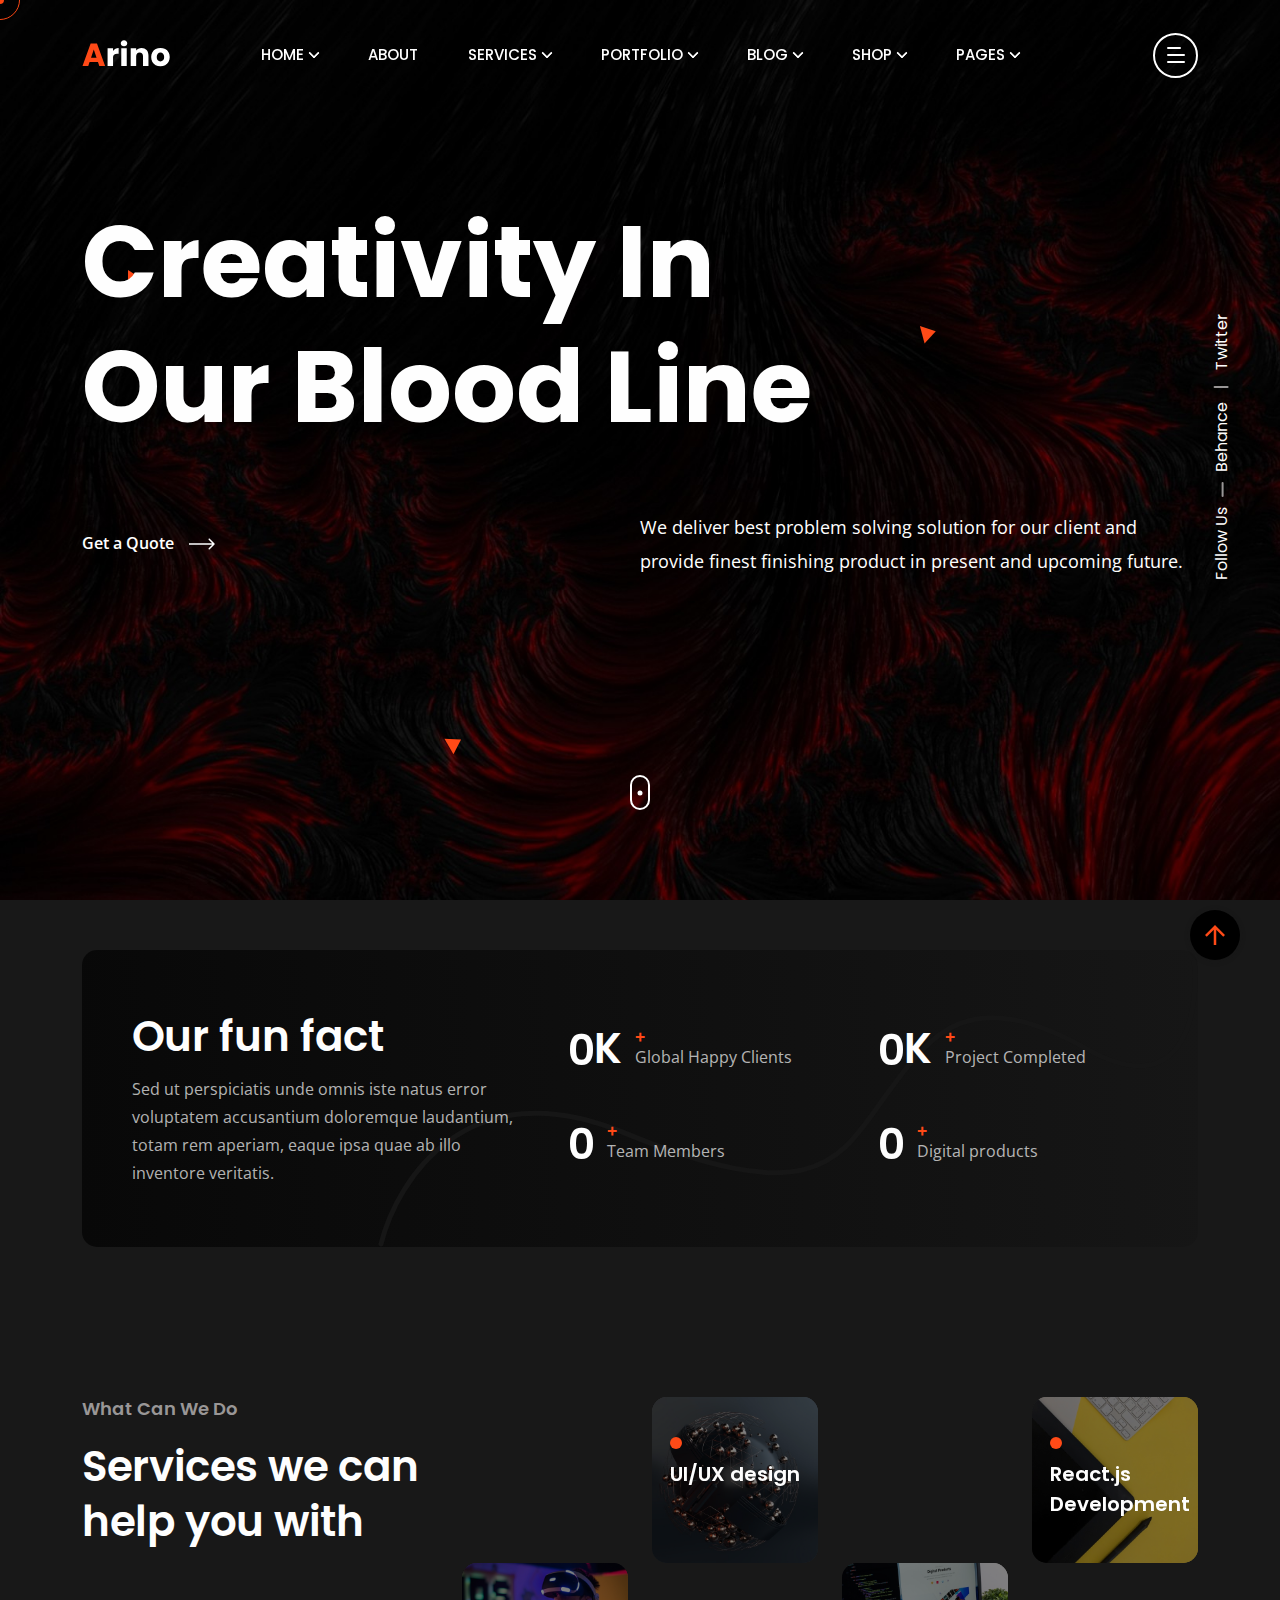
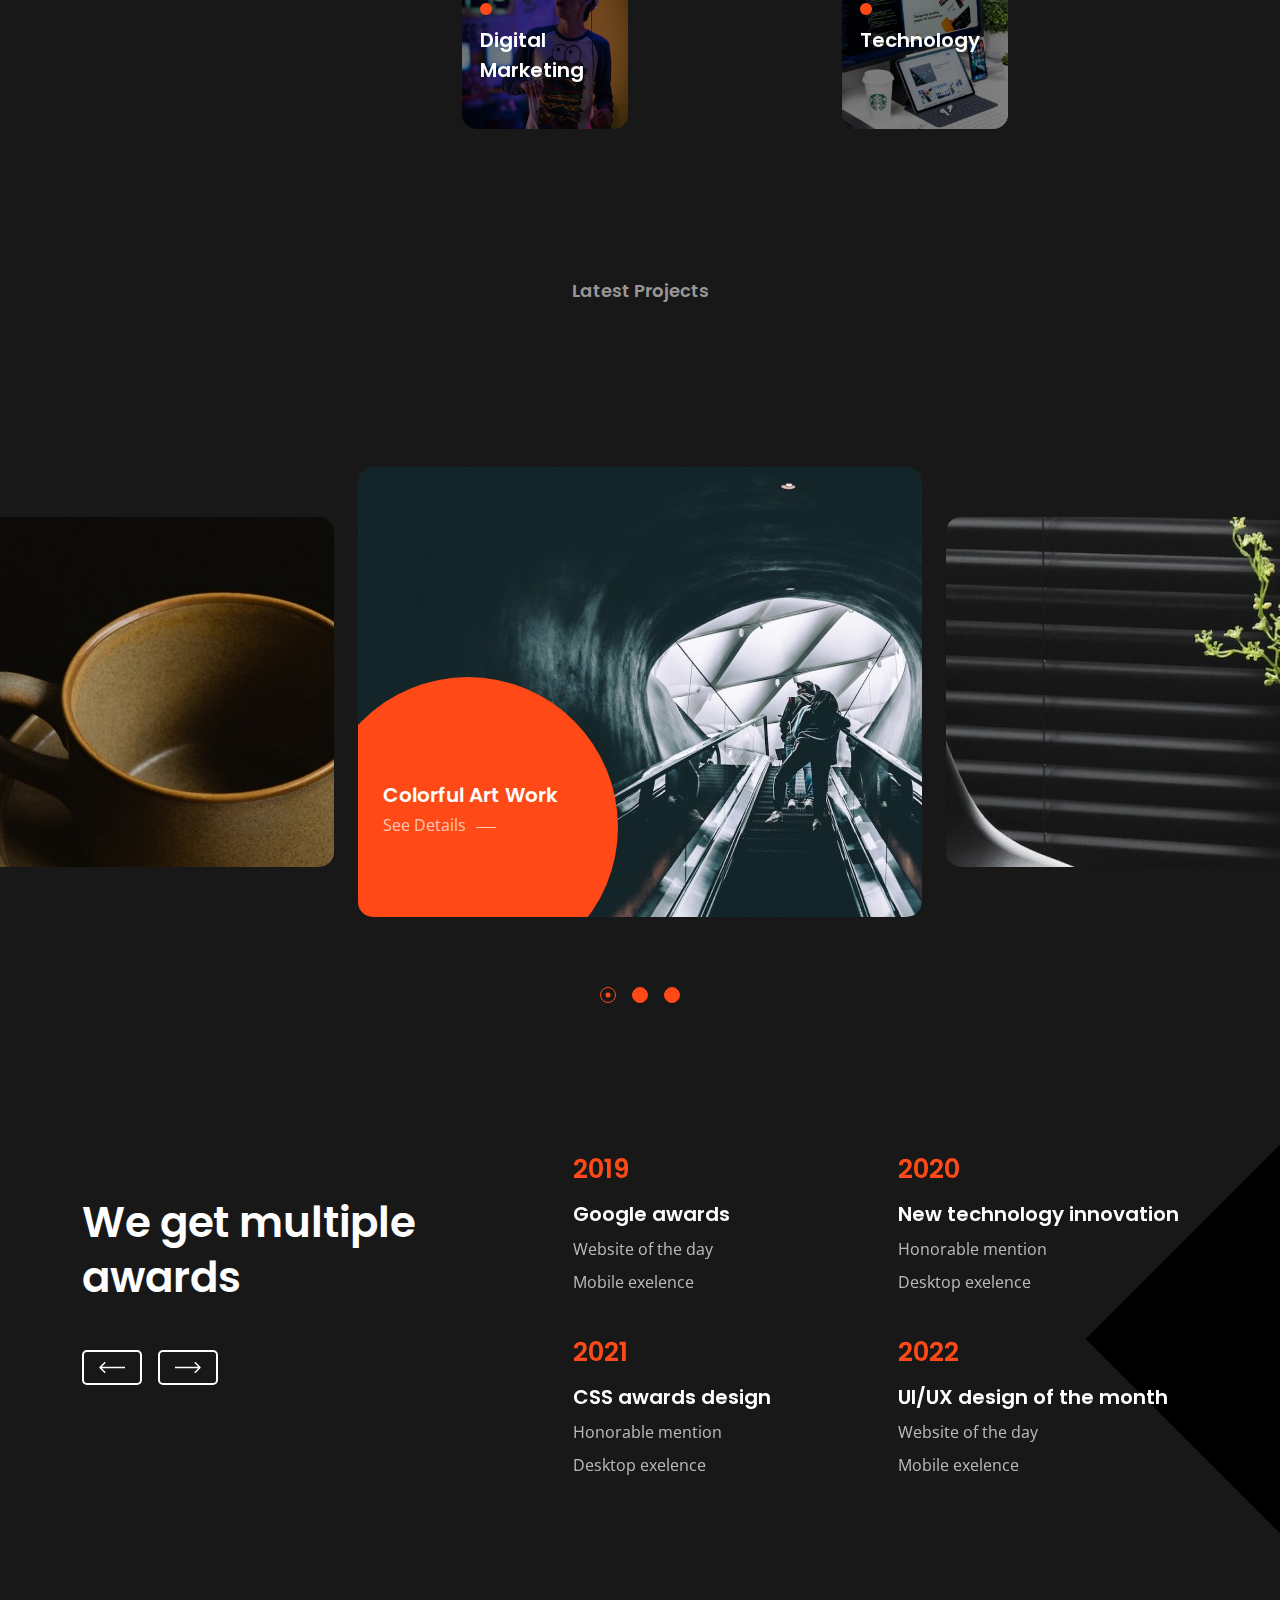
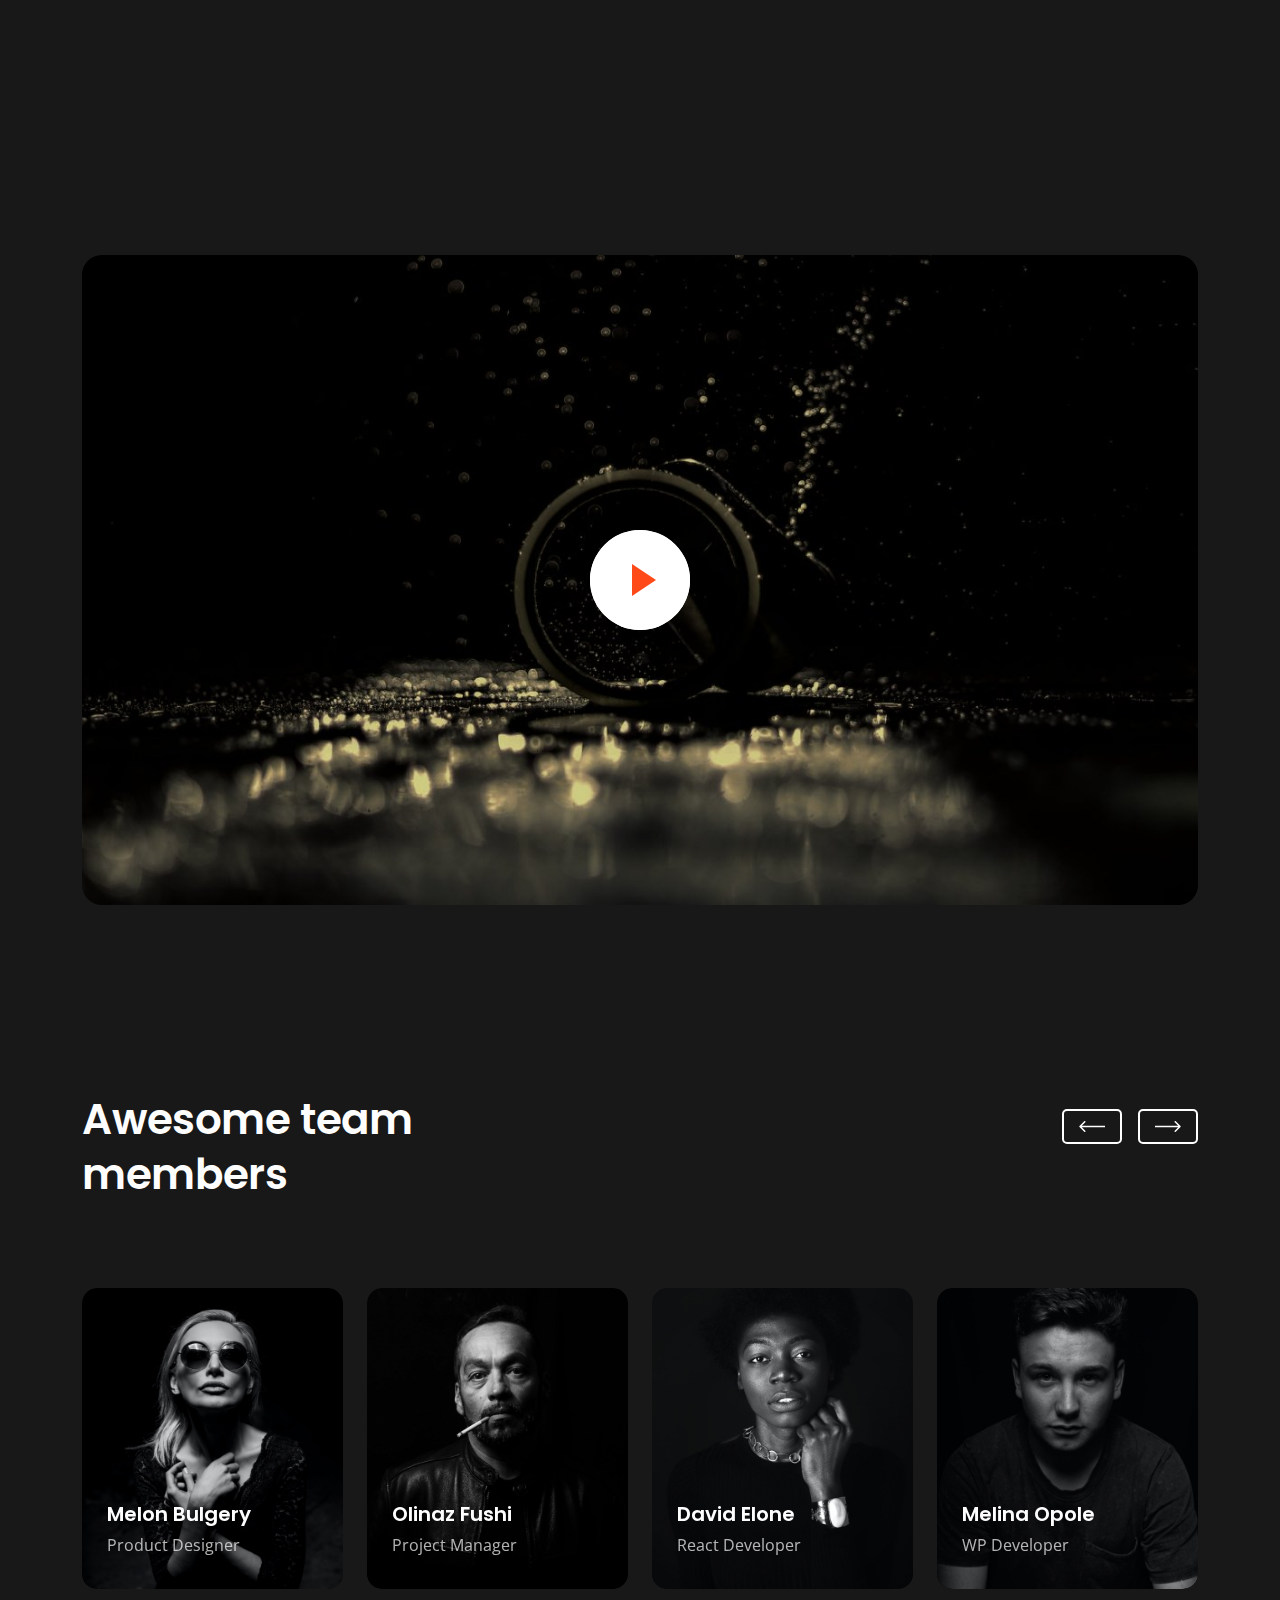
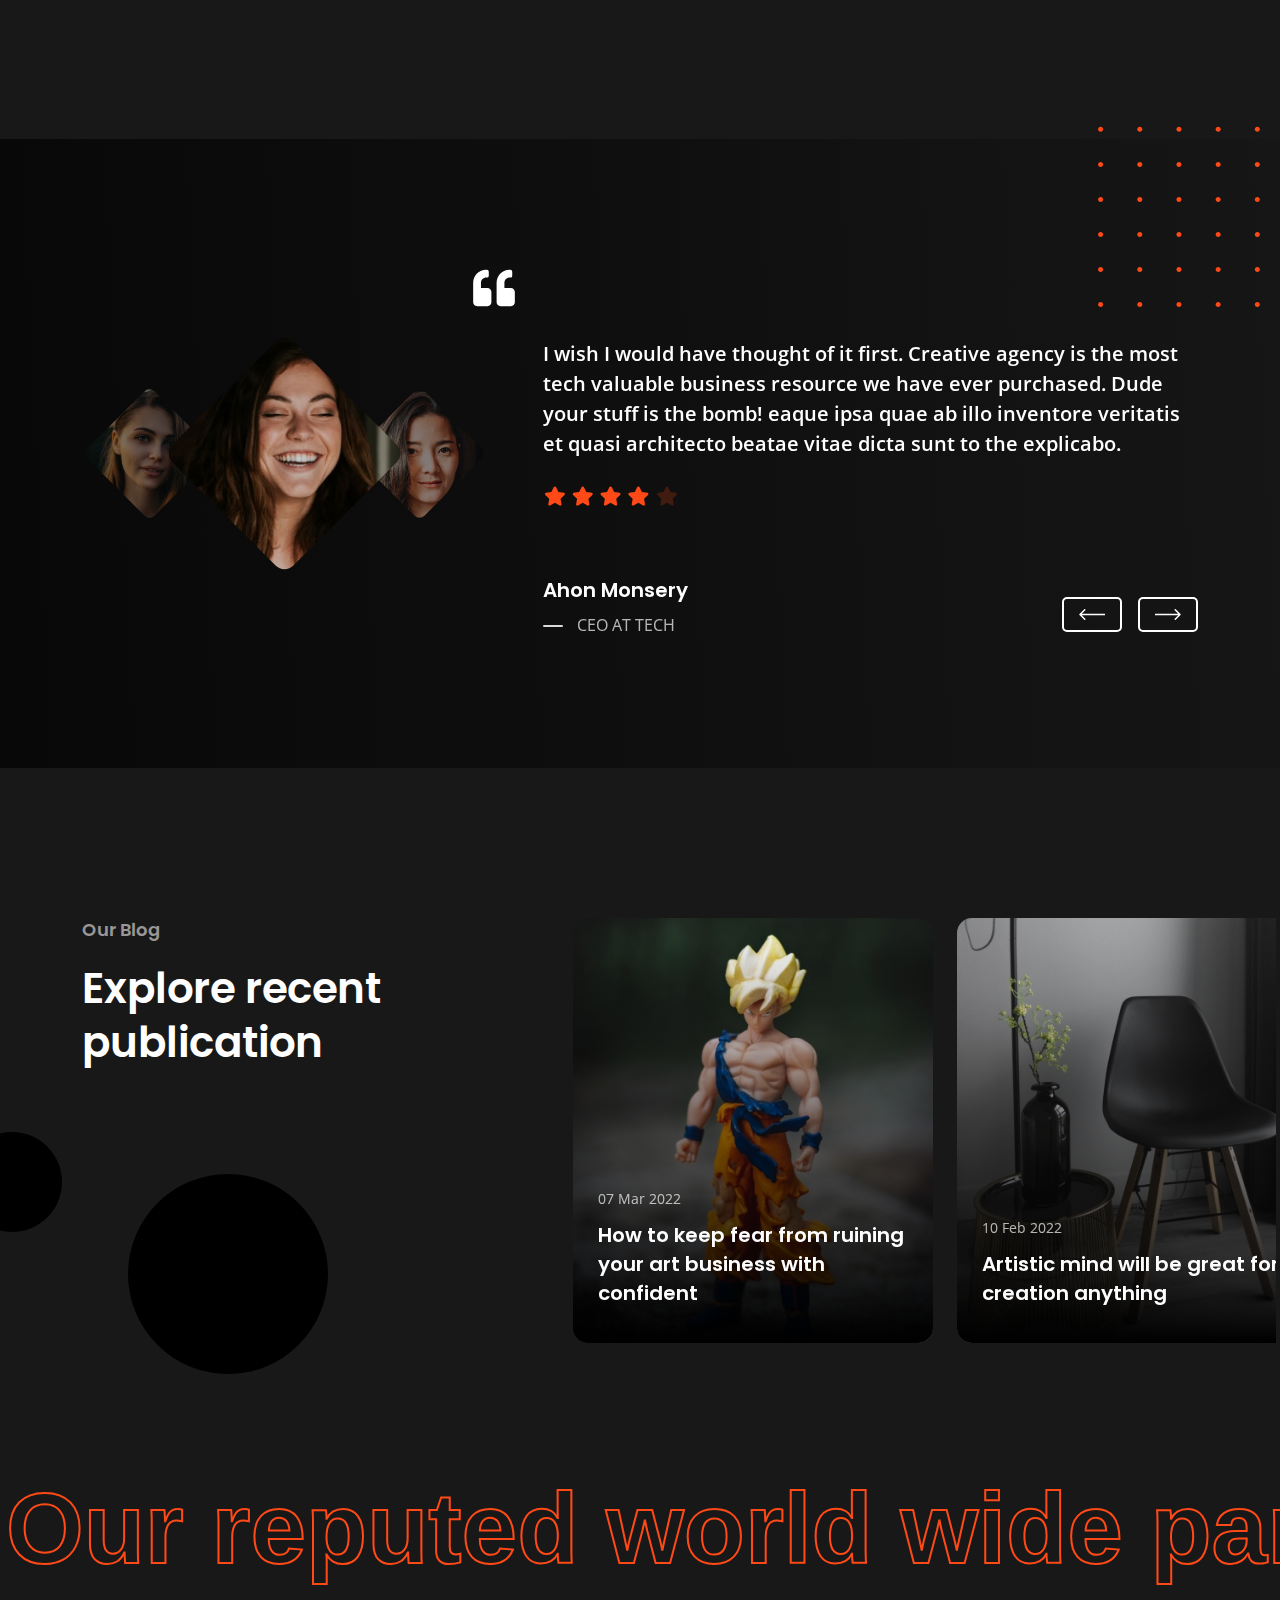
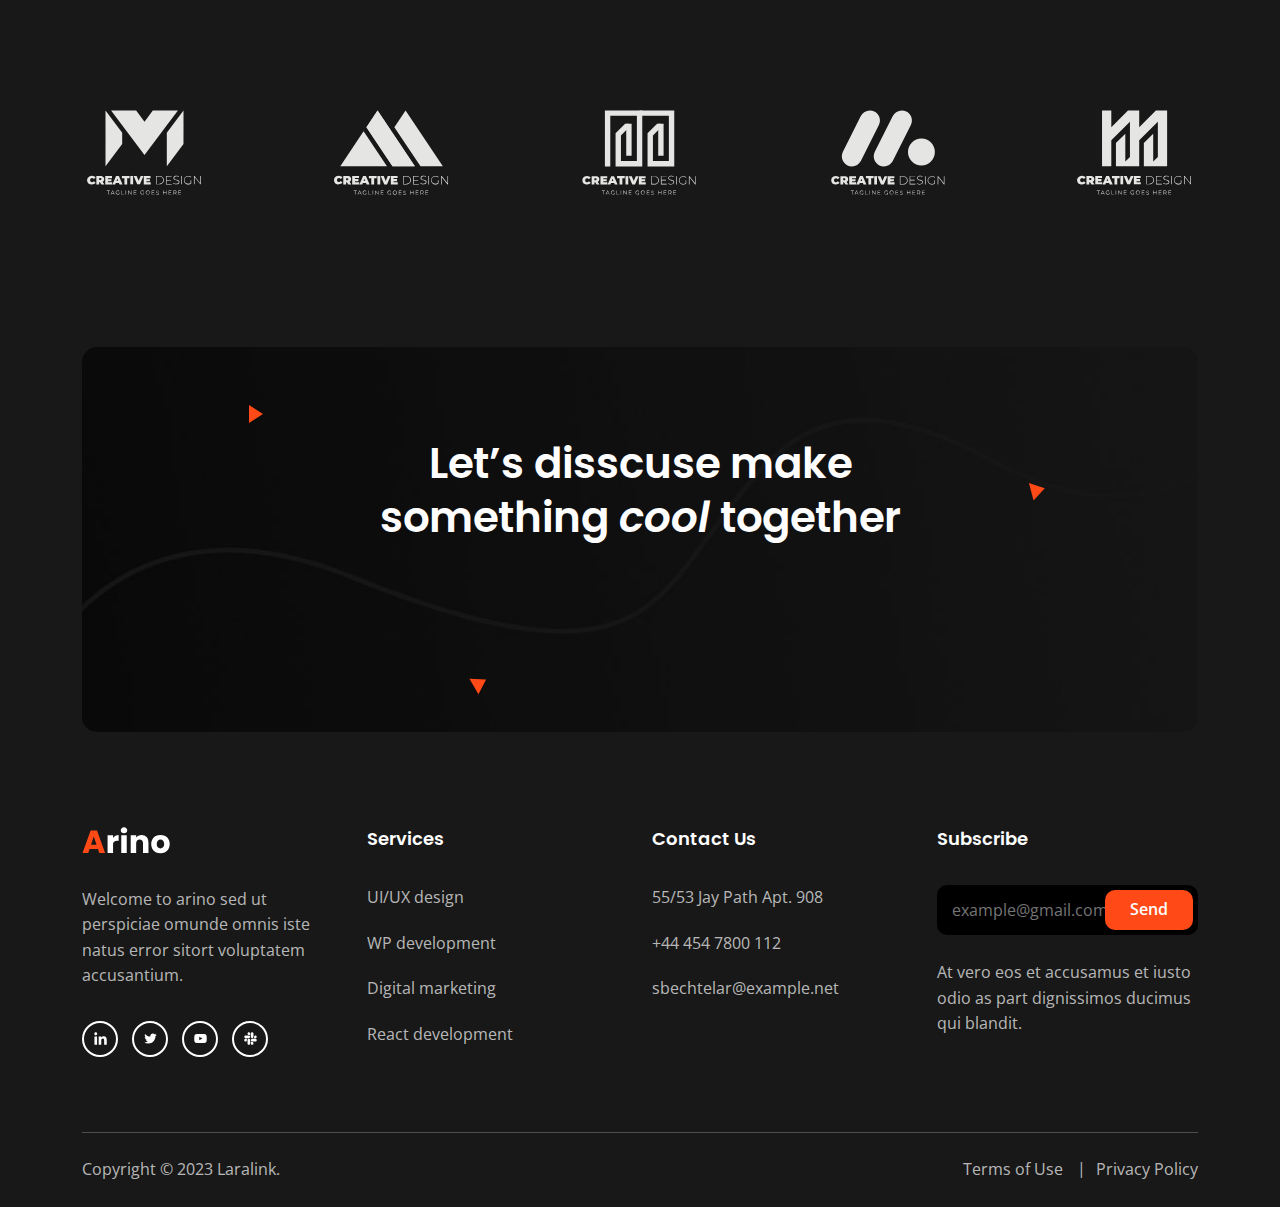
<file: new site/index.html>
<!DOCTYPE html>
<html class="no-js" lang="en">
  <head>
    <!-- Meta Tags -->
    <meta charset="utf-8">
    <meta http-equiv="x-ua-compatible" content="ie=edge">
    <meta name="viewport" content="width=device-width, initial-scale=1">
    <meta name="author" content="Laralink">
    <!-- Favicon Icon -->
    <link rel="icon" href="assets/img/favicon.png">
    <!-- Site Title -->
    <title>Arino - Creative Agency Template</title>
    <link rel="stylesheet" href="assets/css/plugins/bootstrap.min.css">
    <link rel="stylesheet" href="assets/css/plugins/fontawesome.min.css">
    <link rel="stylesheet" href="assets/css/plugins/slick.css">
    <link rel="stylesheet" href="assets/css/plugins/lightgallery.min.css">
    <link rel="stylesheet" href="assets/css/plugins/animate.css">
    <link rel="stylesheet" href="assets/css/style.css">
  </head>
  <body>
    <div class="cs-preloader cs-center">
      <div class="cs-preloader_in"></div>
    </div>
    <!-- Start Header Section -->
    <header class="cs-site_header cs-style1 text-uppercase cs-sticky_header">
      <div class="cs-main_header">
        <div class="container">
          <div class="cs-main_header_in">
            <div class="cs-main_header_left">
              <a class="cs-site_branding" href="index.html">
                <img src="assets/img/logo.svg" alt="Logo">
              </a>
            </div>
            <div class="cs-main_header_center">
              <div class="cs-nav cs-primary_font cs-medium">
                <ul class="cs-nav_list">
                  <li class="menu-item-has-children cs-mega_menu">
                    <a href="index.html">Home</a>
                    <ul class="cs-mega_wrapper">
                      <li>
                        <ul>
                          <li>
                            <a href="index.html" class="cs-nav_list_img">
                              <img src="assets/img/demo/main-home.jpeg" alt="Thumb">
                            </a>
                            <a href="index.html">Main Home</a>
                          </li>
                          <li>
                            <a href="architecture-agency.html" class="cs-nav_list_img">
                              <img src="assets/img/demo/architecture-agency.jpeg" alt="Thumb">
                            </a>
                            <a href="architecture-agency.html">Architecture Agency</a>
                            <span class="cs-header_badge">New</span>
                          </li>
                        </ul>
                      </li>
                      <li>
                        <ul>
                          <li>
                            <a href="photography-agency.html" class="cs-nav_list_img">
                              <img src="assets/img/demo/photography-agency.jpeg" alt="Thumb">
                            </a>
                            <a href="photography-agency.html">Photography Agency</a>
                          </li>
                          <li>
                            <a href="creative-solution.html" class="cs-nav_list_img">
                              <img src="assets/img/demo/creative-solution.jpeg" alt="Thumb">
                            </a>
                            <a href="creative-solution.html">Creative Solution</a>
                            <span class="cs-header_badge">New</span>
                          </li>
                        </ul>
                      </li>
                      <li>
                        <ul>
                          <li>
                            <a href="creative-portfolio.html" class="cs-nav_list_img">
                              <img src="assets/img/demo/portfolio.jpeg" alt="Thumb">
                            </a>
                            <a href="creative-portfolio.html">Creative Portfolio</a>
                          </li>
                          <li>
                            <a href="personal-portfolio.html" class="cs-nav_list_img">
                              <img src="assets/img/demo/personal-portfolio.jpeg" alt="Thumb">
                              <span class="cs-header_badge">New</span>
                            </a>
                            <a href="personal-portfolio.html">Personal Portfolio</a>
                          </li>
                        </ul>
                      </li>
                      <li>
                        <ul>
                          <li>
                            <a href="digital-agency.html" class="cs-nav_list_img">
                              <img src="assets/img/demo/digital-agency.jpeg" alt="Thumb">
                            </a>
                            <a href="digital-agency.html">Digital Agency</a>
                          </li>
                          <li>
                            <a href="https://arino-html-rtl.vercel.app" target="_blank" class="cs-nav_list_img">
                              <img src="assets/img/demo/rtl.jpeg" alt="Thumb">
                            </a>
                            <a href="https://arino-html-rtl.vercel.app" target="_blank">RTL Demo</a>
                          </li>
                        </ul>
                      </li>
                      <li>
                        <ul>
                          <li>
                            <a href="marketing-agency.html" class="cs-nav_list_img">
                              <img src="assets/img/demo/marketing.jpeg" alt="Thumb">
                            </a>
                            <a href="marketing-agency.html">Marketing Agency</a>
                          </li>
                          <li>
                            <a href="showcase-portfolio.html" class="cs-nav_list_img">
                              <img src="assets/img/demo/portfolio-showcase.jpeg" alt="Thumb">
                            </a>
                            <a href="showcase-portfolio.html">Portfolio Showcase</a>
                          </li>
                          <li>
                            <a href="case-study-showcase.html" class="cs-nav_list_img">
                              <img src="assets/img/demo/case-study-showcase.jpeg" alt="Thumb">
                            </a>
                            <a href="case-study-showcase.html">Case Study Showcase</a>
                          </li>
                        </ul>
                      </li>
                      <li>
                        <ul>
                          <li>
                            <a href="freelancer-agency.html" class="cs-nav_list_img">
                              <img src="assets/img/demo/freelancer-agency.jpeg" alt="Thumb">
                            </a>
                            <a href="freelancer-agency.html">Freelancing Agency</a>
                          </li>
                          <li>
                            <a href="video-showcase.html" class="cs-nav_list_img">
                              <img src="assets/img/demo/video-showcase.jpeg" alt="Thumb">
                              <span class="cs-header_badge">New</span>
                            </a>
                            <a href="video-showcase.html">Video Showcase</a>
                          </li>
                        </ul>
                      </li>
                    </ul>
                  </li>
                  <li>
                    <a href="about.html">About</a>
                  </li>
                  <li class="menu-item-has-children">
                    <a href="service.html">Services</a>
                    <ul>
                      <li>
                        <a href="service.html">Services</a>
                      </li>
                      <li>
                        <a href="service-details.html">Service Details</a>
                      </li>
                    </ul>
                  </li>
                  <li class="menu-item-has-children">
                    <a href="portfolio.html">Portfolio</a>
                    <ul>
                      <li>
                        <a href="portfolio.html">Portfolio</a>
                      </li>
                      <li>
                        <a href="portfolio-details.html">Portfolio Details</a>
                      </li>
                    </ul>
                  </li>
                  <li class="menu-item-has-children">
                    <a href="blog.html">Blog</a>
                    <ul>
                      <li>
                        <a href="blog.html">Blog</a>
                      </li>
                      <li>
                        <a href="blog-details.html">Blog Details</a>
                      </li>
                    </ul>
                  </li>
                  <li class="menu-item-has-children">
                    <a href="shop.html">Shop</a>
                    <ul>
                      <li>
                        <a href="shop.html">Our Shop</a>
                      </li>
                      <li>
                        <a href="shop-product-details.html">Shop Details</a>
                      </li>
                      <li>
                        <a href="shop-cart.html">Cart</a>
                      </li>
                      <li>
                        <a href="shop-checkout.html">Checkout</a>
                      </li>
                      <li>
                        <a href="shop-order-recived.html">Success Order</a>
                      </li>
                      <li>
                        <a href="shop-wishlist.html">Wishlist</a>
                      </li>
                    </ul>
                  </li>
                  <li class="menu-item-has-children">
                    <a href="#">Pages</a>
                    <ul>
                      <li>
                        <a href="contact.html">Contact</a>
                      </li>
                      <li>
                        <a href="team.html">Team</a>
                      </li>
                      <li>
                        <a href="team-details.html">Team Details</a>
                      </li>
                      <li>
                        <a href="case-study.html">Case Study Details</a>
                      </li>
                      <li>
                        <a href="faq.html">FAQ</a>
                      </li>
                    </ul>
                  </li>
                </ul>
              </div>
            </div>
            <div class="cs-main_header_right">
              <div class="cs-toolbox">
                <span class="cs-icon_btn">
                  <span class="cs-icon_btn_in">
                    <span></span>
                    <span></span>
                    <span></span>
                    <span></span>
                  </span>
                </span>
              </div>
            </div>
          </div>
        </div>
      </div>
    </header>
    <div class="cs-side_header">
      <button class="cs-close"></button>
      <div class="cs-side_header_overlay"></div>
      <div class="cs-side_header_in">
        <div class="cs-side_header_shape"></div>
        <a class="cs-site_branding" href="index.html">
          <img src="assets/img/footer_logo.svg" alt="Logo">
        </a>
        <div class="cs-side_header_box">
          <h2 class="cs-side_header_heading"> Do you have a project in your <br> mind? Keep connect us. </h2>
        </div>
        <div class="cs-side_header_box">
          <h3 class="cs-side_header_title cs-primary_color">Contact Us</h3>
          <ul class="cs-contact_info cs-style1 cs-mp0">
            <li>
              <svg width="18" height="18" viewBox="0 0 18 18" fill="none" xmlns="http://www.w3.org/2000/svg">
                <path d="M17 12.5C15.75 12.5 14.55 12.3 13.43 11.93C13.08 11.82 12.69 11.9 12.41 12.17L10.21 14.37C7.38 12.93 5.06 10.62 3.62 7.79L5.82 5.58C6.1 5.31 6.18 4.92 6.07 4.57C5.7 3.45 5.5 2.25 5.5 1C5.5 0.45 5.05 0 4.5 0H1C0.45 0 0 0.45 0 1C0 10.39 7.61 18 17 18C17.55 18 18 17.55 18 17V13.5C18 12.95 17.55 12.5 17 12.5ZM9 0V10L12 7H18V0H9Z" fill="#FF4A17" />
              </svg>
              <span>+44 454 7800 112</span>
            </li>
            <li>
              <svg width="20" height="18" viewBox="0 0 20 18" fill="none" xmlns="http://www.w3.org/2000/svg">
                <path d="M20 6.98V16C20 17.1 19.1 18 18 18H2C0.9 18 0 17.1 0 16V4C0 2.9 0.9 2 2 2H12.1C12.04 2.32 12 2.66 12 3C12 4.48 12.65 5.79 13.67 6.71L10 9L2 4V6L10 11L15.3 7.68C15.84 7.88 16.4 8 17 8C18.13 8 19.16 7.61 20 6.98ZM14 3C14 4.66 15.34 6 17 6C18.66 6 20 4.66 20 3C20 1.34 18.66 0 17 0C15.34 0 14 1.34 14 3Z" fill="#FF4A17" />
              </svg>
              <span>infotech@arino.com</span>
            </li>
            <li>
              <svg width="14" height="20" viewBox="0 0 14 20" fill="none" xmlns="http://www.w3.org/2000/svg">
                <path d="M7 0C3.13 0 0 3.13 0 7C0 12.25 7 20 7 20C7 20 14 12.25 14 7C14 3.13 10.87 0 7 0ZM7 9.5C5.62 9.5 4.5 8.38 4.5 7C4.5 5.62 5.62 4.5 7 4.5C8.38 4.5 9.5 5.62 9.5 7C9.5 8.38 8.38 9.5 7 9.5Z" fill="#FF4A17" />
              </svg>
              <span>50 Wall Street Suite, 44150 <br>Ohio, United States </span>
            </li>
          </ul>
        </div>
        <div class="cs-side_header_box">
          <h3 class="cs-side_header_title cs-primary_color">Subscribe</h3>
          <div class="cs-newsletter cs-style1">
            <form action="#" class="cs-newsletter_form">
              <input type="email" class="cs-newsletter_input" placeholder="example@gmail.com">
              <button class="cs-newsletter_btn">
                <span>Send</span>
              </button>
            </form>
            <div class="cs-newsletter_text"> At vero eos et accusamus et iusto odio as part dignissimos ducimus qui blandit. </div>
          </div>
        </div>
        <div class="cs-side_header_box">
          <div class="cs-social_btns cs-style1">
            <a href="#" class="cs-center">
              <svg width="15" height="15" viewBox="0 0 15 15" fill="none" xmlns="http://www.w3.org/2000/svg">
                <path d="M4.04799 13.7497H1.45647V5.4043H4.04799V13.7497ZM2.75084 4.2659C1.92215 4.2659 1.25 3.57952 1.25 2.75084C1.25 2.35279 1.40812 1.97105 1.68958 1.68958C1.97105 1.40812 2.35279 1.25 2.75084 1.25C3.14888 1.25 3.53063 1.40812 3.81209 1.68958C4.09355 1.97105 4.25167 2.35279 4.25167 2.75084C4.25167 3.57952 3.57924 4.2659 2.75084 4.2659ZM13.7472 13.7497H11.1613V9.68722C11.1613 8.71903 11.1417 7.4774 9.81389 7.4774C8.46652 7.4774 8.26004 8.5293 8.26004 9.61747V13.7497H5.67132V5.4043H8.15681V6.54269H8.19308C8.53906 5.887 9.38421 5.19503 10.6451 5.19503C13.2679 5.19503 13.75 6.92215 13.75 9.16546V13.7497H13.7472Z" fill="white"></path>
              </svg>
            </a>
            <a href="#" class="cs-center">
              <svg width="13" height="11" viewBox="0 0 13 11" fill="none" xmlns="http://www.w3.org/2000/svg">
                <path d="M11.4651 2.95396C11.4731 3.065 11.4731 3.17606 11.4731 3.2871C11.4731 6.67383 8.89535 10.5761 4.18402 10.5761C2.73255 10.5761 1.38421 10.1557 0.25 9.42608C0.456226 9.44986 0.654494 9.4578 0.868655 9.4578C2.06629 9.4578 3.16879 9.0533 4.04918 8.36326C2.92291 8.33946 1.97906 7.60183 1.65386 6.5866C1.81251 6.61038 1.97112 6.62624 2.1377 6.62624C2.36771 6.62624 2.59774 6.59451 2.81188 6.53901C1.63802 6.30105 0.757595 5.26996 0.757595 4.02472V3.99301C1.09864 4.18336 1.49524 4.30233 1.91558 4.31818C1.22554 3.85814 0.773464 3.07294 0.773464 2.1846C0.773464 1.70872 0.900344 1.27249 1.12244 0.891774C2.38355 2.44635 4.27919 3.46156 6.40481 3.57262C6.36516 3.38226 6.34136 3.184 6.34136 2.9857C6.34136 1.57388 7.4835 0.423828 8.90323 0.423828C9.64086 0.423828 10.3071 0.733156 10.7751 1.23284C11.354 1.1218 11.9093 0.907643 12.401 0.614185C12.2106 1.20906 11.8061 1.70875 11.2748 2.02598C11.7903 1.97049 12.29 1.82769 12.75 1.62942C12.4011 2.13702 11.9648 2.5891 11.4651 2.95396V2.95396Z" fill="white"></path>
              </svg>
            </a>
            <a href="#" class="cs-center">
              <svg width="13" height="9" viewBox="0 0 13 9" fill="none" xmlns="http://www.w3.org/2000/svg">
                <path d="M12.4888 1.48066C12.345 0.939353 11.9215 0.513038 11.3837 0.368362C10.4089 0.105469 6.5 0.105469 6.5 0.105469C6.5 0.105469 2.59116 0.105469 1.61633 0.368362C1.07853 0.513061 0.65496 0.939353 0.5112 1.48066C0.25 2.4618 0.25 4.50887 0.25 4.50887C0.25 4.50887 0.25 6.55595 0.5112 7.53709C0.65496 8.0784 1.07853 8.48695 1.61633 8.63163C2.59116 8.89452 6.5 8.89452 6.5 8.89452C6.5 8.89452 10.4088 8.89452 11.3837 8.63163C11.9215 8.48695 12.345 8.0784 12.4888 7.53709C12.75 6.55595 12.75 4.50887 12.75 4.50887C12.75 4.50887 12.75 2.4618 12.4888 1.48066V1.48066ZM5.22158 6.36746V2.65029L8.48861 4.50892L5.22158 6.36746V6.36746Z" fill="white"></path>
              </svg>
            </a>
            <a href="#" class="cs-center">
              <svg width="13" height="13" viewBox="0 0 13 13" fill="none" xmlns="http://www.w3.org/2000/svg">
                <path d="M2.87612 8.149C2.87612 8.87165 2.28571 9.46205 1.56306 9.46205C0.840402 9.46205 0.25 8.87165 0.25 8.149C0.25 7.42634 0.840402 6.83594 1.56306 6.83594H2.87612V8.149ZM3.53795 8.149C3.53795 7.42634 4.12835 6.83594 4.851 6.83594C5.57366 6.83594 6.16406 7.42634 6.16406 8.149V11.4369C6.16406 12.1596 5.57366 12.75 4.851 12.75C4.12835 12.75 3.53795 12.1596 3.53795 11.4369V8.149ZM4.851 2.87612C4.12835 2.87612 3.53795 2.28571 3.53795 1.56306C3.53795 0.840402 4.12835 0.25 4.851 0.25C5.57366 0.25 6.16406 0.840402 6.16406 1.56306V2.87612H4.851V2.87612ZM4.851 3.53795C5.57366 3.53795 6.16406 4.12835 6.16406 4.851C6.16406 5.57366 5.57366 6.16406 4.851 6.16406H1.56306C0.840402 6.16406 0.25 5.57366 0.25 4.851C0.25 4.12835 0.840402 3.53795 1.56306 3.53795H4.851V3.53795ZM10.1239 4.851C10.1239 4.12835 10.7143 3.53795 11.4369 3.53795C12.1596 3.53795 12.75 4.12835 12.75 4.851C12.75 5.57366 12.1596 6.16406 11.4369 6.16406H10.1239V4.851V4.851ZM9.46205 4.851C9.46205 5.57366 8.87165 6.16406 8.149 6.16406C7.42634 6.16406 6.83594 5.57366 6.83594 4.851V1.56306C6.83594 0.840402 7.42634 0.25 8.149 0.25C8.87165 0.25 9.46205 0.840402 9.46205 1.56306V4.851V4.851ZM8.149 10.1239C8.87165 10.1239 9.46205 10.7143 9.46205 11.4369C9.46205 12.1596 8.87165 12.75 8.149 12.75C7.42634 12.75 6.83594 12.1596 6.83594 11.4369V10.1239H8.149ZM8.149 9.46205C7.42634 9.46205 6.83594 8.87165 6.83594 8.149C6.83594 7.42634 7.42634 6.83594 8.149 6.83594H11.4369C12.1596 6.83594 12.75 7.42634 12.75 8.149C12.75 8.87165 12.1596 9.46205 11.4369 9.46205H8.149Z" fill="white"></path>
              </svg>
            </a>
          </div>
        </div>
      </div>
    </div>
    <!-- End Header Section -->
    <!-- Start Hero -->
    <div class="cs-hero cs-style1 cs-bg cs-fixed_bg cs-shape_wrap_1" data-src="assets/img/hero_bg.jpeg" id="home">
      <div class="cs-shape_1"></div>
      <div class="cs-shape_1"></div>
      <div class="cs-shape_1"></div>
      <div class="container">
        <div class="cs-hero_text">
          <h1 class="cs-hero_title wow fadeInRight" data-wow-duration="0.8s" data-wow-delay="0.2s"> Creativity In <br>Our Blood Line </h1>
          <div class="cs-hero_info">
            <div>
              <a href="contact.html" class="cs-text_btn">
                <span>Get a Quote</span>
                <svg width="26" height="12" viewBox="0 0 26 12" fill="none" xmlns="http://www.w3.org/2000/svg">
                  <path d="M25.5303 6.53033C25.8232 6.23744 25.8232 5.76256 25.5303 5.46967L20.7574 0.696699C20.4645 0.403806 19.9896 0.403806 19.6967 0.696699C19.4038 0.989593 19.4038 1.46447 19.6967 1.75736L23.9393 6L19.6967 10.2426C19.4038 10.5355 19.4038 11.0104 19.6967 11.3033C19.9896 11.5962 20.4645 11.5962 20.7574 11.3033L25.5303 6.53033ZM0 6.75H25V5.25H0V6.75Z" fill="currentColor" />
                </svg>
              </a>
            </div>
            <div>
              <div class="cs-hero_subtitle"> We deliver best problem solving solution for our client and provide finest finishing product in present and upcoming future. </div>
            </div>
          </div>
        </div>
      </div>
      <div class="cs-hero_social_wrap cs-primary_font cs-primary_color">
        <div class="cs-hero_social_title">Follow Us</div>
        <ul class="cs-hero_social_links">
          <li>
            <a href="">Behance</a>
          </li>
          <li>
            <a href="">Twitter</a>
          </li>
        </ul>
      </div>
      <a href="#service" class="cs-down_btn"></a>
    </div>
    <!-- End Hero -->
    <!-- Start FunFact -->
    <section>
      <div class="container">
        <div class="cs-funfact_wrap cs-type1">
          <div class="cs-funfact_shape" data-src="assets/img/funfact_shape_bg.svg"></div>
          <div class="cs-funfact_left">
            <div class="cs-funfact_heading">
              <h2>Our fun fact</h2>
              <p> Sed ut perspiciatis unde omnis iste natus error voluptatem accusantium doloremque laudantium, totam rem aperiam, eaque ipsa quae ab illo inventore veritatis. </p>
            </div>
          </div>
          <div class="cs-funfact_right">
            <div class="cs-funfacts">
              <div class="cs-funfact cs-style1">
                <div class="cs-funfact_number cs-primary_font cs-semi_bold cs-primary_color">
                  <span data-count-to="40" class="odometer"></span>K
                </div>
                <div class="cs-funfact_text">
                  <span class="cs-accent_color">+</span>
                  <p>Global Happy Clients</p>
                </div>
              </div>
              <div class="cs-funfact cs-style1">
                <div class="cs-funfact_number cs-primary_font cs-semi_bold cs-primary_color">
                  <span data-count-to="50" class="odometer"></span>K
                </div>
                <div class="cs-funfact_text">
                  <span class="cs-accent_color">+</span>
                  <p>Project Completed</p>
                </div>
              </div>
              <div class="cs-funfact cs-style1">
                <div class="cs-funfact_number cs-primary_font cs-semi_bold cs-primary_color">
                  <span data-count-to="245" class="odometer"></span>
                </div>
                <div class="cs-funfact_text">
                  <span class="cs-accent_color">+</span>
                  <p>Team Members</p>
                </div>
              </div>
              <div class="cs-funfact cs-style1">
                <div class="cs-funfact_number cs-primary_font cs-semi_bold cs-primary_color">
                  <span data-count-to="550" class="odometer"></span>
                </div>
                <div class="cs-funfact_text">
                  <span class="cs-accent_color">+</span>
                  <p>Digital products</p>
                </div>
              </div>
            </div>
          </div>
        </div>
      </div>
    </section>
    <!-- End FunFact -->
    <!-- Start Service Section -->
    <section id="service">
      <div class="cs-height_150 cs-height_lg_80"></div>
      <div class="container">
        <div class="row">
          <div class="col-xl-4">
            <div class="cs-section_heading cs-style1">
              <h3 class="cs-section_subtitle">What Can We Do</h3>
              <h2 class="cs-section_title">Services we can help you with</h2>
              <div class="cs-height_45 cs-height_lg_20"></div>
              <a href="service.html" class="cs-text_btn wow fadeInLeft" data-wow-duration="0.8s" data-wow-delay="0.2s">
                <span>See All Services</span>
                <svg width="26" height="12" viewBox="0 0 26 12" fill="none" xmlns="http://www.w3.org/2000/svg">
                  <path d="M25.5303 6.53033C25.8232 6.23744 25.8232 5.76256 25.5303 5.46967L20.7574 0.696699C20.4645 0.403806 19.9896 0.403806 19.6967 0.696699C19.4038 0.989593 19.4038 1.46447 19.6967 1.75736L23.9393 6L19.6967 10.2426C19.4038 10.5355 19.4038 11.0104 19.6967 11.3033C19.9896 11.5962 20.4645 11.5962 20.7574 11.3033L25.5303 6.53033ZM0 6.75H25V5.25H0V6.75Z" fill="currentColor"></path>
                </svg>
              </a>
            </div>
            <div class="cs-height_90 cs-height_lg_45"></div>
          </div>
          <div class="col-xl-8">
            <div class="row">
              <div class="col-lg-3 col-sm-6 cs-hidden_mobile"></div>
              <div class="col-lg-3 col-sm-6">
                <div class="cs-hobble">
                  <a href="service-details.html" class="cs-card cs-style1 cs-hover_layer1">
                    <img src="assets/img/service_1.jpeg" alt="Service">
                    <div class="cs-card_overlay"></div>
                    <div class="cs-card_info">
                      <span class="cs-hover_layer3 cs-accent_bg"></span>
                      <h2 class="cs-card_title">UI/UX design</h2>
                    </div>
                  </a>
                </div>
                <div class="cs-height_0 cs-height_lg_30"></div>
              </div>
              <div class="col-lg-3 col-sm-6 cs-hidden_mobile"></div>
              <div class="col-lg-3 col-sm-6">
                <div class="cs-hobble">
                  <a href="service-details.html" class="cs-card cs-style1 cs-hover_layer1">
                    <img src="assets/img/service_2.jpeg" alt="Service">
                    <div class="cs-card_overlay"></div>
                    <div class="cs-card_info">
                      <span class="cs-hover_layer3 cs-accent_bg"></span>
                      <h2 class="cs-card_title">React.js Development</h2>
                    </div>
                  </a>
                </div>
                <div class="cs-height_0 cs-height_lg_30"></div>
              </div>
              <div class="col-lg-3 col-sm-6">
                <div class="cs-hobble">
                  <a href="service-details.html" class="cs-card cs-style1 cs-hover_layer1">
                    <img src="assets/img/service_3.jpeg" alt="Service">
                    <div class="cs-card_overlay"></div>
                    <div class="cs-card_info">
                      <span class="cs-hover_layer3 cs-accent_bg"></span>
                      <h2 class="cs-card_title">Digital Marketing</h2>
                    </div>
                  </a>
                </div>
                <div class="cs-height_0 cs-height_lg_30"></div>
              </div>
              <div class="col-lg-3 col-sm-6 cs-hidden_mobile"></div>
              <div class="col-lg-3 col-sm-6">
                <div class="cs-hobble">
                  <a href="service-details.html" class="cs-card cs-style1 cs-hover_layer1">
                    <img src="assets/img/service_4.jpeg" alt="Service">
                    <div class="cs-card_overlay"></div>
                    <div class="cs-card_info">
                      <span class="cs-hover_layer3 cs-accent_bg"></span>
                      <h2 class="cs-card_title">Technology</h2>
                    </div>
                  </a>
                </div>
                <div class="cs-height_0 cs-height_lg_30"></div>
              </div>
              <div class="col-lg-3 col-sm-6 cs-hidden_mobile"></div>
            </div>
          </div>
        </div>
      </div>
      <div class="cs-height_150 cs-height_lg_50"></div>
    </section>
    <!-- End Service Section -->
    <!-- Start Latest Project -->
    <section>
      <div class="container">
        <div class="cs-section_heading cs-style1 text-center">
          <h3 class="cs-section_subtitle">Latest Projects</h3>
          <h2 class="cs-section_title wow fadeInUp" data-wow-duration="0.8s" data-wow-delay="0.2s"> Portfolio to explore </h2>
        </div>
      </div>
      <div class="cs-height_90 cs-height_lg_45"></div>
      <div class="cs-slider cs-style3 cs-gap-24">
        <div class="cs-slider_container" data-autoplay="0" data-loop="1" data-speed="600" data-center="1" data-slides-per-view="1">
          <div class="cs-slider_wrapper">
            <div class="cs-slide">
              <a href="portfolio-details.html" class="cs-portfolio cs-style1 cs-bg">
                <div class="cs-portfolio_hover"></div>
                <div class="cs-portfolio_bg" data-src="assets/img/portfolio_1.jpeg"></div>
                <div class="cs-portfolio_info">
                  <div class="cs-portfolio_info_bg cs-accent_bg"></div>
                  <h2 class="cs-portfolio_title">Colorful Art Work</h2>
                  <div class="cs-portfolio_subtitle">See Details</div>
                </div>
              </a>
            </div>
            <!-- .cs-slide -->
            <div class="cs-slide">
              <a href="portfolio-details.html" class="cs-portfolio cs-style1 cs-bg">
                <div class="cs-portfolio_hover"></div>
                <div class="cs-portfolio_bg" data-src="assets/img/portfolio_2.jpeg"></div>
                <div class="cs-portfolio_info">
                  <div class="cs-portfolio_info_bg cs-accent_bg"></div>
                  <h2 class="cs-portfolio_title">Colorful Art Work</h2>
                  <div class="cs-portfolio_subtitle">See Details</div>
                </div>
              </a>
            </div>
            <!-- .cs-slide -->
            <div class="cs-slide">
              <a href="portfolio-details.html" class="cs-portfolio cs-style1 cs-bg">
                <div class="cs-portfolio_hover"></div>
                <div class="cs-portfolio_bg" data-src="assets/img/portfolio_3.jpeg"></div>
                <div class="cs-portfolio_info">
                  <div class="cs-portfolio_info_bg cs-accent_bg"></div>
                  <h2 class="cs-portfolio_title">Colorful Art Work</h2>
                  <div class="cs-portfolio_subtitle">See Details</div>
                </div>
              </a>
            </div>
            <!-- .cs-slide -->
          </div>
        </div>
        <!-- .cs-slider_container -->
        <div class="cs-pagination cs-style1"></div>
      </div>
      <!-- .cs-slider -->
    </section>
    <!-- End Latest Project -->
    <div class="cs-height_150 cs-height_lg_80"></div>
    <!-- Start Awards Text -->
    <section class="cs-shape_wrap_2">
      <div class="cs-shape_2">
        <div></div>
      </div>
      <div class="container">
        <div class="cs-slider cs-style1 cs-gap-24">
          <div class="cs-slider_left">
            <div class="cs-section_heading cs-style1">
              <h3 class="cs-section_subtitle wow fadeInLeft" data-wow-duration="0.8s" data-wow-delay="0.2s"> Our Awards </h3>
              <h2 class="cs-section_title">We get multiple awards</h2>
            </div>
            <div class="cs-height_45 cs-height_lg_20"></div>
            <div class="cs-slider_arrows cs-style1 cs-primary_color">
              <div class="cs-left_arrow cs-center">
                <svg width="26" height="13" viewBox="0 0 26 13" fill="none" xmlns="http://www.w3.org/2000/svg">
                  <path d="M0.469791 5.96967C0.176899 6.26256 0.176899 6.73744 0.469791 7.03033L5.24276 11.8033C5.53566 12.0962 6.01053 12.0962 6.30342 11.8033C6.59632 11.5104 6.59632 11.0355 6.30342 10.7426L2.06078 6.5L6.30342 2.25736C6.59632 1.96447 6.59632 1.48959 6.30342 1.1967C6.01053 0.903806 5.53566 0.903806 5.24276 1.1967L0.469791 5.96967ZM26.0001 5.75L1.00012 5.75V7.25L26.0001 7.25V5.75Z" fill="currentColor" />
                </svg>
              </div>
              <div class="cs-right_arrow cs-center">
                <svg width="26" height="13" viewBox="0 0 26 13" fill="none" xmlns="http://www.w3.org/2000/svg">
                  <path d="M25.5305 7.03033C25.8233 6.73744 25.8233 6.26256 25.5305 5.96967L20.7575 1.1967C20.4646 0.903806 19.9897 0.903806 19.6968 1.1967C19.4039 1.48959 19.4039 1.96447 19.6968 2.25736L23.9395 6.5L19.6968 10.7426C19.4039 11.0355 19.4039 11.5104 19.6968 11.8033C19.9897 12.0962 20.4646 12.0962 20.7575 11.8033L25.5305 7.03033ZM0.00012207 7.25H25.0001V5.75H0.00012207V7.25Z" fill="currentColor" />
                </svg>
              </div>
            </div>
          </div>
          <div class="cs-slider_right">
            <div class="cs-slider_container" data-autoplay="0" data-loop="1" data-speed="600" data-center="0" data-slides-per-view="responsive" data-xs-slides="1" data-sm-slides="2" data-md-slides="2" data-lg-slides="2" data-add-slides="2">
              <div class="cs-slider_wrapper">
                <div class="cs-slide">
                  <div class="cs-time_line cs-style1">
                    <h3 class="cs-accent_color">2019</h3>
                    <h2>Google awards</h2>
                    <p>Website of the day</p>
                    <p>Mobile exelence</p>
                  </div>
                  <div class="cs-height_40 cs-height_lg_30"></div>
                  <div class="cs-time_line cs-style1">
                    <h3 class="cs-accent_color">2021</h3>
                    <h2>CSS awards design</h2>
                    <p>Honorable mention</p>
                    <p>Desktop exelence</p>
                  </div>
                </div>
                <!-- .cs-slide -->
                <div class="cs-slide">
                  <div class="cs-time_line cs-style1">
                    <h3 class="cs-accent_color">2020</h3>
                    <h2>New technology innovation</h2>
                    <p>Honorable mention</p>
                    <p>Desktop exelence</p>
                  </div>
                  <div class="cs-height_40 cs-height_lg_30"></div>
                  <div class="cs-time_line cs-style1">
                    <h3 class="cs-accent_color">2022</h3>
                    <h2>UI/UX design of the month</h2>
                    <p>Website of the day</p>
                    <p>Mobile exelence</p>
                  </div>
                </div>
                <!-- .cs-slide -->
                <div class="cs-slide">
                  <div class="cs-time_line cs-style1">
                    <h3 class="cs-accent_color">2019</h3>
                    <h2>Google awards</h2>
                    <p>Website of the day</p>
                    <p>Mobile exelence</p>
                  </div>
                  <div class="cs-height_40 cs-height_lg_30"></div>
                  <div class="cs-time_line cs-style1">
                    <h3 class="cs-accent_color">2021</h3>
                    <h2>CSS awards design</h2>
                    <p>Honorable mention</p>
                    <p>Desktop exelence</p>
                  </div>
                </div>
                <!-- .cs-slide -->
                <div class="cs-slide">
                  <div class="cs-time_line cs-style1">
                    <h3 class="cs-accent_color">2020</h3>
                    <h2>New technology innovation</h2>
                    <p>Honorable mention</p>
                    <p>Desktop exelence</p>
                  </div>
                  <div class="cs-height_40 cs-height_lg_30"></div>
                  <div class="cs-time_line cs-style1">
                    <h3 class="cs-accent_color">2022</h3>
                    <h2>UI/UX design of the month</h2>
                    <p>Website of the day</p>
                    <p>Mobile exelence</p>
                  </div>
                </div>
                <!-- .cs-slide -->
              </div>
            </div>
            <!-- .cs-slider_container -->
            <div class="cs-pagination cs-style1 cs-hidden_desktop"></div>
          </div>
        </div>
        <!-- .cs-slider -->
      </div>
    </section>
    <!-- End Awards Text -->
    <div class="cs-height_130 cs-height_lg_70"></div>
    <!-- Start General Text -->
    <div class="container">
      <h2 class="cs-font_50 cs-m0 text-center cs-line_height_4 wow fadeInUp" data-wow-duration="0.8s" data-wow-delay="0.2s"> Our agile process is ability to adapt and respond to change. Agile organizations view change as an opportunity, not a threat. </h2>
    </div>
    <!-- End General Text -->
    <div class="cs-height_70 cs-height_lg_70"></div>
    <!-- Start Video Block -->
    <div class="container">
      <a href="https://www.youtube.com/watch?v=VcaAVWtP48A" class="cs-video_block cs-style1 cs-video_open cs-bg" data-src="assets/img/video_bg.jpeg">
        <span class="cs-player_btn cs-accent_color">
          <span></span>
        </span>
      </a>
    </div>
    <!-- End Video Block -->
    <div class="cs-height_145 cs-height_lg_80"></div>
    <!-- Start Team Section -->
    <section>
      <div class="container">
        <div class="cs-slider cs-style2 cs-gap-24">
          <div class="cs-slider_heading cs-style1">
            <div class="cs-section_heading cs-style1">
              <h3 class="cs-section_subtitle wow fadeInLeft" data-wow-duration="0.8s" data-wow-delay="0.2s"> Our Team </h3>
              <h2 class="cs-section_title">Awesome team <br>members </h2>
            </div>
            <div class="cs-slider_arrows cs-style1 cs-primary_color">
              <div class="cs-left_arrow cs-center">
                <svg width="26" height="13" viewBox="0 0 26 13" fill="none" xmlns="http://www.w3.org/2000/svg">
                  <path d="M0.469791 5.96967C0.176899 6.26256 0.176899 6.73744 0.469791 7.03033L5.24276 11.8033C5.53566 12.0962 6.01053 12.0962 6.30342 11.8033C6.59632 11.5104 6.59632 11.0355 6.30342 10.7426L2.06078 6.5L6.30342 2.25736C6.59632 1.96447 6.59632 1.48959 6.30342 1.1967C6.01053 0.903806 5.53566 0.903806 5.24276 1.1967L0.469791 5.96967ZM26.0001 5.75L1.00012 5.75V7.25L26.0001 7.25V5.75Z" fill="currentColor" />
                </svg>
              </div>
              <div class="cs-right_arrow cs-center">
                <svg width="26" height="13" viewBox="0 0 26 13" fill="none" xmlns="http://www.w3.org/2000/svg">
                  <path d="M25.5305 7.03033C25.8233 6.73744 25.8233 6.26256 25.5305 5.96967L20.7575 1.1967C20.4646 0.903806 19.9897 0.903806 19.6968 1.1967C19.4039 1.48959 19.4039 1.96447 19.6968 2.25736L23.9395 6.5L19.6968 10.7426C19.4039 11.0355 19.4039 11.5104 19.6968 11.8033C19.9897 12.0962 20.4646 12.0962 20.7575 11.8033L25.5305 7.03033ZM0.00012207 7.25H25.0001V5.75H0.00012207V7.25Z" fill="currentColor" />
                </svg>
              </div>
            </div>
          </div>
          <div class="cs-height_85 cs-height_lg_45"></div>
          <div class="cs-slider_container" data-autoplay="0" data-loop="1" data-speed="600" data-center="0" data-slides-per-view="responsive" data-xs-slides="1" data-sm-slides="2" data-md-slides="3" data-lg-slides="4" data-add-slides="4">
            <div class="cs-slider_wrapper">
              <div class="cs-slide">
                <div class="cs-team cs-style1">
                  <div class="cs-member_thumb">
                    <img src="assets/img/member_1.jpeg" alt="Member">
                    <div class="cs-member_overlay"></div>
                  </div>
                  <div class="cs-member_info">
                    <h2 class="cs-member_name">
                      <a href="team-details.html">Melon Bulgery</a>
                    </h2>
                    <div class="cs-member_designation">Product Designer</div>
                  </div>
                  <div class="cs-member_social cs-primary_color">
                    <a href="#">
                      <svg width="20" height="20" viewBox="0 0 20 20" fill="none" xmlns="http://www.w3.org/2000/svg">
                        <path d="M5.39756 18.333H1.9422V7.20581H5.39756V18.333ZM3.66802 5.68795C2.56311 5.68795 1.6669 4.77277 1.6669 3.66786C1.6669 3.13714 1.87773 2.62814 2.25301 2.25286C2.6283 1.87758 3.13729 1.66675 3.66802 1.66675C4.19875 1.66675 4.70774 1.87758 5.08302 2.25286C5.4583 2.62814 5.66913 3.13714 5.66913 3.66786C5.66913 4.77277 4.77256 5.68795 3.66802 5.68795ZM18.3298 18.333H14.8819V12.9164C14.8819 11.6255 14.8559 9.96995 13.0854 9.96995C11.2889 9.96995 11.0136 11.3725 11.0136 12.8234V18.333H7.56199V7.20581H10.876V8.72367H10.9243C11.3857 7.84941 12.5125 6.92679 14.1937 6.92679C17.6907 6.92679 18.3336 9.22962 18.3336 12.2207V18.333H18.3298Z" fill="currentColor" />
                      </svg>
                    </a>
                    <a href="#">
                      <svg width="18" height="14" viewBox="0 0 18 14" fill="none" xmlns="http://www.w3.org/2000/svg">
                        <path d="M15.6204 3.60521C15.631 3.75325 15.631 3.90133 15.631 4.04938C15.631 8.56502 12.194 13.7681 5.91227 13.7681C3.97697 13.7681 2.17918 13.2076 0.666901 12.2347C0.941869 12.2664 1.20623 12.277 1.49177 12.277C3.08862 12.277 4.55861 11.7377 5.73248 10.8176C4.23078 10.7859 2.97231 9.80236 2.53872 8.44871C2.75024 8.48042 2.96173 8.50158 3.18384 8.50158C3.49051 8.50158 3.79722 8.45926 4.08273 8.38527C2.51759 8.06798 1.34369 6.69321 1.34369 5.03288V4.99059C1.79842 5.2444 2.32723 5.40303 2.88768 5.42416C1.96762 4.81078 1.36485 3.76383 1.36485 2.57939C1.36485 1.94488 1.53403 1.36324 1.83015 0.855618C3.51164 2.92838 6.03915 4.282 8.87331 4.43008C8.82045 4.17627 8.78871 3.91191 8.78871 3.64752C8.78871 1.76509 10.3116 0.231689 12.2045 0.231689C13.188 0.231689 14.0764 0.644126 14.7003 1.31037C15.4723 1.16232 16.2126 0.876777 16.8683 0.485499C16.6144 1.27867 16.0751 1.94491 15.3666 2.3679C16.054 2.2939 16.7202 2.10351 17.3336 1.83915C16.8683 2.51594 16.2867 3.11871 15.6204 3.60521V3.60521Z" fill="currentColor" />
                      </svg>
                    </a>
                    <a href="#">
                      <svg width="18" height="12" viewBox="0 0 18 12" fill="none" xmlns="http://www.w3.org/2000/svg">
                        <path d="M16.9853 1.97421C16.7936 1.25247 16.2289 0.684051 15.5118 0.491149C14.212 0.140625 9.00023 0.140625 9.00023 0.140625C9.00023 0.140625 3.78845 0.140625 2.48868 0.491149C1.7716 0.684081 1.20685 1.25247 1.01517 1.97421C0.666901 3.28241 0.666901 6.01183 0.666901 6.01183C0.666901 6.01183 0.666901 8.74126 1.01517 10.0495C1.20685 10.7712 1.7716 11.3159 2.48868 11.5088C3.78845 11.8594 9.00023 11.8594 9.00023 11.8594C9.00023 11.8594 14.212 11.8594 15.5118 11.5088C16.2289 11.3159 16.7936 10.7712 16.9853 10.0495C17.3336 8.74126 17.3336 6.01183 17.3336 6.01183C17.3336 6.01183 17.3336 3.28241 16.9853 1.97421ZM7.29568 8.48995V3.53372L11.6517 6.01189L7.29568 8.48995Z" fill="currentColor" />
                      </svg>
                    </a>
                    <a href="#">
                      <svg width="18" height="18" viewBox="0 0 18 18" fill="none" xmlns="http://www.w3.org/2000/svg">
                        <path d="M4.16839 11.1987C4.16839 12.1623 3.38119 12.9495 2.41764 12.9495C1.4541 12.9495 0.666901 12.1623 0.666901 11.1987C0.666901 10.2352 1.4541 9.448 2.41764 9.448H4.16839V11.1987ZM5.05083 11.1987C5.05083 10.2352 5.83803 9.448 6.80157 9.448C7.76511 9.448 8.55232 10.2352 8.55232 11.1987V15.5827C8.55232 16.5462 7.76511 17.3334 6.80157 17.3334C5.83803 17.3334 5.05083 16.5462 5.05083 15.5827V11.1987ZM6.80157 4.16824C5.83803 4.16824 5.05083 3.38103 5.05083 2.41749C5.05083 1.45395 5.83803 0.666748 6.80157 0.666748C7.76511 0.666748 8.55232 1.45395 8.55232 2.41749V4.16824H6.80157ZM6.80157 5.05068C7.76511 5.05068 8.55232 5.83788 8.55232 6.80142C8.55232 7.76496 7.76511 8.55217 6.80157 8.55217H2.41764C1.4541 8.55217 0.666901 7.76496 0.666901 6.80142C0.666901 5.83788 1.4541 5.05068 2.41764 5.05068H6.80157ZM13.8321 6.80142C13.8321 5.83788 14.6193 5.05068 15.5828 5.05068C16.5464 5.05068 17.3336 5.83788 17.3336 6.80142C17.3336 7.76496 16.5464 8.55217 15.5828 8.55217H13.8321V6.80142ZM12.9496 6.80142C12.9496 7.76496 12.1624 8.55217 11.1989 8.55217C10.2354 8.55217 9.44815 7.76496 9.44815 6.80142V2.41749C9.44815 1.45395 10.2354 0.666748 11.1989 0.666748C12.1624 0.666748 12.9496 1.45395 12.9496 2.41749V6.80142ZM11.1989 13.8319C12.1624 13.8319 12.9496 14.6191 12.9496 15.5827C12.9496 16.5462 12.1624 17.3334 11.1989 17.3334C10.2354 17.3334 9.44815 16.5462 9.44815 15.5827V13.8319H11.1989ZM11.1989 12.9495C10.2354 12.9495 9.44815 12.1623 9.44815 11.1987C9.44815 10.2352 10.2354 9.448 11.1989 9.448H15.5828C16.5464 9.448 17.3336 10.2352 17.3336 11.1987C17.3336 12.1623 16.5464 12.9495 15.5828 12.9495H11.1989Z" fill="currentColor" />
                      </svg>
                    </a>
                  </div>
                </div>
              </div>
              <!-- .cs-slide -->
              <div class="cs-slide">
                <div class="cs-team cs-style1">
                  <div class="cs-member_thumb">
                    <img src="assets/img/member_2.jpeg" alt="Member">
                    <div class="cs-member_overlay"></div>
                  </div>
                  <div class="cs-member_info">
                    <h2 class="cs-member_name">
                      <a href="team-details.html">Olinaz Fushi</a>
                    </h2>
                    <div class="cs-member_designation">Project Manager</div>
                  </div>
                  <div class="cs-member_social cs-primary_color">
                    <a href="#">
                      <svg width="20" height="20" viewBox="0 0 20 20" fill="none" xmlns="http://www.w3.org/2000/svg">
                        <path d="M5.39756 18.333H1.9422V7.20581H5.39756V18.333ZM3.66802 5.68795C2.56311 5.68795 1.6669 4.77277 1.6669 3.66786C1.6669 3.13714 1.87773 2.62814 2.25301 2.25286C2.6283 1.87758 3.13729 1.66675 3.66802 1.66675C4.19875 1.66675 4.70774 1.87758 5.08302 2.25286C5.4583 2.62814 5.66913 3.13714 5.66913 3.66786C5.66913 4.77277 4.77256 5.68795 3.66802 5.68795ZM18.3298 18.333H14.8819V12.9164C14.8819 11.6255 14.8559 9.96995 13.0854 9.96995C11.2889 9.96995 11.0136 11.3725 11.0136 12.8234V18.333H7.56199V7.20581H10.876V8.72367H10.9243C11.3857 7.84941 12.5125 6.92679 14.1937 6.92679C17.6907 6.92679 18.3336 9.22962 18.3336 12.2207V18.333H18.3298Z" fill="currentColor" />
                      </svg>
                    </a>
                    <a href="#">
                      <svg width="18" height="14" viewBox="0 0 18 14" fill="none" xmlns="http://www.w3.org/2000/svg">
                        <path d="M15.6204 3.60521C15.631 3.75325 15.631 3.90133 15.631 4.04938C15.631 8.56502 12.194 13.7681 5.91227 13.7681C3.97697 13.7681 2.17918 13.2076 0.666901 12.2347C0.941869 12.2664 1.20623 12.277 1.49177 12.277C3.08862 12.277 4.55861 11.7377 5.73248 10.8176C4.23078 10.7859 2.97231 9.80236 2.53872 8.44871C2.75024 8.48042 2.96173 8.50158 3.18384 8.50158C3.49051 8.50158 3.79722 8.45926 4.08273 8.38527C2.51759 8.06798 1.34369 6.69321 1.34369 5.03288V4.99059C1.79842 5.2444 2.32723 5.40303 2.88768 5.42416C1.96762 4.81078 1.36485 3.76383 1.36485 2.57939C1.36485 1.94488 1.53403 1.36324 1.83015 0.855618C3.51164 2.92838 6.03915 4.282 8.87331 4.43008C8.82045 4.17627 8.78871 3.91191 8.78871 3.64752C8.78871 1.76509 10.3116 0.231689 12.2045 0.231689C13.188 0.231689 14.0764 0.644126 14.7003 1.31037C15.4723 1.16232 16.2126 0.876777 16.8683 0.485499C16.6144 1.27867 16.0751 1.94491 15.3666 2.3679C16.054 2.2939 16.7202 2.10351 17.3336 1.83915C16.8683 2.51594 16.2867 3.11871 15.6204 3.60521V3.60521Z" fill="currentColor" />
                      </svg>
                    </a>
                    <a href="#">
                      <svg width="18" height="12" viewBox="0 0 18 12" fill="none" xmlns="http://www.w3.org/2000/svg">
                        <path d="M16.9853 1.97421C16.7936 1.25247 16.2289 0.684051 15.5118 0.491149C14.212 0.140625 9.00023 0.140625 9.00023 0.140625C9.00023 0.140625 3.78845 0.140625 2.48868 0.491149C1.7716 0.684081 1.20685 1.25247 1.01517 1.97421C0.666901 3.28241 0.666901 6.01183 0.666901 6.01183C0.666901 6.01183 0.666901 8.74126 1.01517 10.0495C1.20685 10.7712 1.7716 11.3159 2.48868 11.5088C3.78845 11.8594 9.00023 11.8594 9.00023 11.8594C9.00023 11.8594 14.212 11.8594 15.5118 11.5088C16.2289 11.3159 16.7936 10.7712 16.9853 10.0495C17.3336 8.74126 17.3336 6.01183 17.3336 6.01183C17.3336 6.01183 17.3336 3.28241 16.9853 1.97421ZM7.29568 8.48995V3.53372L11.6517 6.01189L7.29568 8.48995Z" fill="currentColor" />
                      </svg>
                    </a>
                    <a href="#">
                      <svg width="18" height="18" viewBox="0 0 18 18" fill="none" xmlns="http://www.w3.org/2000/svg">
                        <path d="M4.16839 11.1987C4.16839 12.1623 3.38119 12.9495 2.41764 12.9495C1.4541 12.9495 0.666901 12.1623 0.666901 11.1987C0.666901 10.2352 1.4541 9.448 2.41764 9.448H4.16839V11.1987ZM5.05083 11.1987C5.05083 10.2352 5.83803 9.448 6.80157 9.448C7.76511 9.448 8.55232 10.2352 8.55232 11.1987V15.5827C8.55232 16.5462 7.76511 17.3334 6.80157 17.3334C5.83803 17.3334 5.05083 16.5462 5.05083 15.5827V11.1987ZM6.80157 4.16824C5.83803 4.16824 5.05083 3.38103 5.05083 2.41749C5.05083 1.45395 5.83803 0.666748 6.80157 0.666748C7.76511 0.666748 8.55232 1.45395 8.55232 2.41749V4.16824H6.80157ZM6.80157 5.05068C7.76511 5.05068 8.55232 5.83788 8.55232 6.80142C8.55232 7.76496 7.76511 8.55217 6.80157 8.55217H2.41764C1.4541 8.55217 0.666901 7.76496 0.666901 6.80142C0.666901 5.83788 1.4541 5.05068 2.41764 5.05068H6.80157ZM13.8321 6.80142C13.8321 5.83788 14.6193 5.05068 15.5828 5.05068C16.5464 5.05068 17.3336 5.83788 17.3336 6.80142C17.3336 7.76496 16.5464 8.55217 15.5828 8.55217H13.8321V6.80142ZM12.9496 6.80142C12.9496 7.76496 12.1624 8.55217 11.1989 8.55217C10.2354 8.55217 9.44815 7.76496 9.44815 6.80142V2.41749C9.44815 1.45395 10.2354 0.666748 11.1989 0.666748C12.1624 0.666748 12.9496 1.45395 12.9496 2.41749V6.80142ZM11.1989 13.8319C12.1624 13.8319 12.9496 14.6191 12.9496 15.5827C12.9496 16.5462 12.1624 17.3334 11.1989 17.3334C10.2354 17.3334 9.44815 16.5462 9.44815 15.5827V13.8319H11.1989ZM11.1989 12.9495C10.2354 12.9495 9.44815 12.1623 9.44815 11.1987C9.44815 10.2352 10.2354 9.448 11.1989 9.448H15.5828C16.5464 9.448 17.3336 10.2352 17.3336 11.1987C17.3336 12.1623 16.5464 12.9495 15.5828 12.9495H11.1989Z" fill="currentColor" />
                      </svg>
                    </a>
                  </div>
                </div>
              </div>
              <!-- .cs-slide -->
              <div class="cs-slide">
                <div class="cs-team cs-style1">
                  <div class="cs-member_thumb">
                    <img src="assets/img/member_3.jpeg" alt="Member">
                    <div class="cs-member_overlay"></div>
                  </div>
                  <div class="cs-member_info">
                    <h2 class="cs-member_name">
                      <a href="team-details.html">David Elone</a>
                    </h2>
                    <div class="cs-member_designation">React Developer</div>
                  </div>
                  <div class="cs-member_social cs-primary_color">
                    <a href="#">
                      <svg width="20" height="20" viewBox="0 0 20 20" fill="none" xmlns="http://www.w3.org/2000/svg">
                        <path d="M5.39756 18.333H1.9422V7.20581H5.39756V18.333ZM3.66802 5.68795C2.56311 5.68795 1.6669 4.77277 1.6669 3.66786C1.6669 3.13714 1.87773 2.62814 2.25301 2.25286C2.6283 1.87758 3.13729 1.66675 3.66802 1.66675C4.19875 1.66675 4.70774 1.87758 5.08302 2.25286C5.4583 2.62814 5.66913 3.13714 5.66913 3.66786C5.66913 4.77277 4.77256 5.68795 3.66802 5.68795ZM18.3298 18.333H14.8819V12.9164C14.8819 11.6255 14.8559 9.96995 13.0854 9.96995C11.2889 9.96995 11.0136 11.3725 11.0136 12.8234V18.333H7.56199V7.20581H10.876V8.72367H10.9243C11.3857 7.84941 12.5125 6.92679 14.1937 6.92679C17.6907 6.92679 18.3336 9.22962 18.3336 12.2207V18.333H18.3298Z" fill="currentColor" />
                      </svg>
                    </a>
                    <a href="#">
                      <svg width="18" height="14" viewBox="0 0 18 14" fill="none" xmlns="http://www.w3.org/2000/svg">
                        <path d="M15.6204 3.60521C15.631 3.75325 15.631 3.90133 15.631 4.04938C15.631 8.56502 12.194 13.7681 5.91227 13.7681C3.97697 13.7681 2.17918 13.2076 0.666901 12.2347C0.941869 12.2664 1.20623 12.277 1.49177 12.277C3.08862 12.277 4.55861 11.7377 5.73248 10.8176C4.23078 10.7859 2.97231 9.80236 2.53872 8.44871C2.75024 8.48042 2.96173 8.50158 3.18384 8.50158C3.49051 8.50158 3.79722 8.45926 4.08273 8.38527C2.51759 8.06798 1.34369 6.69321 1.34369 5.03288V4.99059C1.79842 5.2444 2.32723 5.40303 2.88768 5.42416C1.96762 4.81078 1.36485 3.76383 1.36485 2.57939C1.36485 1.94488 1.53403 1.36324 1.83015 0.855618C3.51164 2.92838 6.03915 4.282 8.87331 4.43008C8.82045 4.17627 8.78871 3.91191 8.78871 3.64752C8.78871 1.76509 10.3116 0.231689 12.2045 0.231689C13.188 0.231689 14.0764 0.644126 14.7003 1.31037C15.4723 1.16232 16.2126 0.876777 16.8683 0.485499C16.6144 1.27867 16.0751 1.94491 15.3666 2.3679C16.054 2.2939 16.7202 2.10351 17.3336 1.83915C16.8683 2.51594 16.2867 3.11871 15.6204 3.60521V3.60521Z" fill="currentColor" />
                      </svg>
                    </a>
                    <a href="#">
                      <svg width="18" height="12" viewBox="0 0 18 12" fill="none" xmlns="http://www.w3.org/2000/svg">
                        <path d="M16.9853 1.97421C16.7936 1.25247 16.2289 0.684051 15.5118 0.491149C14.212 0.140625 9.00023 0.140625 9.00023 0.140625C9.00023 0.140625 3.78845 0.140625 2.48868 0.491149C1.7716 0.684081 1.20685 1.25247 1.01517 1.97421C0.666901 3.28241 0.666901 6.01183 0.666901 6.01183C0.666901 6.01183 0.666901 8.74126 1.01517 10.0495C1.20685 10.7712 1.7716 11.3159 2.48868 11.5088C3.78845 11.8594 9.00023 11.8594 9.00023 11.8594C9.00023 11.8594 14.212 11.8594 15.5118 11.5088C16.2289 11.3159 16.7936 10.7712 16.9853 10.0495C17.3336 8.74126 17.3336 6.01183 17.3336 6.01183C17.3336 6.01183 17.3336 3.28241 16.9853 1.97421ZM7.29568 8.48995V3.53372L11.6517 6.01189L7.29568 8.48995Z" fill="currentColor" />
                      </svg>
                    </a>
                    <a href="#">
                      <svg width="18" height="18" viewBox="0 0 18 18" fill="none" xmlns="http://www.w3.org/2000/svg">
                        <path d="M4.16839 11.1987C4.16839 12.1623 3.38119 12.9495 2.41764 12.9495C1.4541 12.9495 0.666901 12.1623 0.666901 11.1987C0.666901 10.2352 1.4541 9.448 2.41764 9.448H4.16839V11.1987ZM5.05083 11.1987C5.05083 10.2352 5.83803 9.448 6.80157 9.448C7.76511 9.448 8.55232 10.2352 8.55232 11.1987V15.5827C8.55232 16.5462 7.76511 17.3334 6.80157 17.3334C5.83803 17.3334 5.05083 16.5462 5.05083 15.5827V11.1987ZM6.80157 4.16824C5.83803 4.16824 5.05083 3.38103 5.05083 2.41749C5.05083 1.45395 5.83803 0.666748 6.80157 0.666748C7.76511 0.666748 8.55232 1.45395 8.55232 2.41749V4.16824H6.80157ZM6.80157 5.05068C7.76511 5.05068 8.55232 5.83788 8.55232 6.80142C8.55232 7.76496 7.76511 8.55217 6.80157 8.55217H2.41764C1.4541 8.55217 0.666901 7.76496 0.666901 6.80142C0.666901 5.83788 1.4541 5.05068 2.41764 5.05068H6.80157ZM13.8321 6.80142C13.8321 5.83788 14.6193 5.05068 15.5828 5.05068C16.5464 5.05068 17.3336 5.83788 17.3336 6.80142C17.3336 7.76496 16.5464 8.55217 15.5828 8.55217H13.8321V6.80142ZM12.9496 6.80142C12.9496 7.76496 12.1624 8.55217 11.1989 8.55217C10.2354 8.55217 9.44815 7.76496 9.44815 6.80142V2.41749C9.44815 1.45395 10.2354 0.666748 11.1989 0.666748C12.1624 0.666748 12.9496 1.45395 12.9496 2.41749V6.80142ZM11.1989 13.8319C12.1624 13.8319 12.9496 14.6191 12.9496 15.5827C12.9496 16.5462 12.1624 17.3334 11.1989 17.3334C10.2354 17.3334 9.44815 16.5462 9.44815 15.5827V13.8319H11.1989ZM11.1989 12.9495C10.2354 12.9495 9.44815 12.1623 9.44815 11.1987C9.44815 10.2352 10.2354 9.448 11.1989 9.448H15.5828C16.5464 9.448 17.3336 10.2352 17.3336 11.1987C17.3336 12.1623 16.5464 12.9495 15.5828 12.9495H11.1989Z" fill="currentColor" />
                      </svg>
                    </a>
                  </div>
                </div>
              </div>
              <!-- .cs-slide -->
              <div class="cs-slide">
                <div class="cs-team cs-style1">
                  <div class="cs-member_thumb">
                    <img src="assets/img/member_4.jpeg" alt="Member">
                    <div class="cs-member_overlay"></div>
                  </div>
                  <div class="cs-member_info">
                    <h2 class="cs-member_name">
                      <a href="team-details.html">Melina Opole</a>
                    </h2>
                    <div class="cs-member_designation">WP Developer</div>
                  </div>
                  <div class="cs-member_social cs-primary_color">
                    <a href="#">
                      <svg width="20" height="20" viewBox="0 0 20 20" fill="none" xmlns="http://www.w3.org/2000/svg">
                        <path d="M5.39756 18.333H1.9422V7.20581H5.39756V18.333ZM3.66802 5.68795C2.56311 5.68795 1.6669 4.77277 1.6669 3.66786C1.6669 3.13714 1.87773 2.62814 2.25301 2.25286C2.6283 1.87758 3.13729 1.66675 3.66802 1.66675C4.19875 1.66675 4.70774 1.87758 5.08302 2.25286C5.4583 2.62814 5.66913 3.13714 5.66913 3.66786C5.66913 4.77277 4.77256 5.68795 3.66802 5.68795ZM18.3298 18.333H14.8819V12.9164C14.8819 11.6255 14.8559 9.96995 13.0854 9.96995C11.2889 9.96995 11.0136 11.3725 11.0136 12.8234V18.333H7.56199V7.20581H10.876V8.72367H10.9243C11.3857 7.84941 12.5125 6.92679 14.1937 6.92679C17.6907 6.92679 18.3336 9.22962 18.3336 12.2207V18.333H18.3298Z" fill="currentColor" />
                      </svg>
                    </a>
                    <a href="#">
                      <svg width="18" height="14" viewBox="0 0 18 14" fill="none" xmlns="http://www.w3.org/2000/svg">
                        <path d="M15.6204 3.60521C15.631 3.75325 15.631 3.90133 15.631 4.04938C15.631 8.56502 12.194 13.7681 5.91227 13.7681C3.97697 13.7681 2.17918 13.2076 0.666901 12.2347C0.941869 12.2664 1.20623 12.277 1.49177 12.277C3.08862 12.277 4.55861 11.7377 5.73248 10.8176C4.23078 10.7859 2.97231 9.80236 2.53872 8.44871C2.75024 8.48042 2.96173 8.50158 3.18384 8.50158C3.49051 8.50158 3.79722 8.45926 4.08273 8.38527C2.51759 8.06798 1.34369 6.69321 1.34369 5.03288V4.99059C1.79842 5.2444 2.32723 5.40303 2.88768 5.42416C1.96762 4.81078 1.36485 3.76383 1.36485 2.57939C1.36485 1.94488 1.53403 1.36324 1.83015 0.855618C3.51164 2.92838 6.03915 4.282 8.87331 4.43008C8.82045 4.17627 8.78871 3.91191 8.78871 3.64752C8.78871 1.76509 10.3116 0.231689 12.2045 0.231689C13.188 0.231689 14.0764 0.644126 14.7003 1.31037C15.4723 1.16232 16.2126 0.876777 16.8683 0.485499C16.6144 1.27867 16.0751 1.94491 15.3666 2.3679C16.054 2.2939 16.7202 2.10351 17.3336 1.83915C16.8683 2.51594 16.2867 3.11871 15.6204 3.60521V3.60521Z" fill="currentColor" />
                      </svg>
                    </a>
                    <a href="#">
                      <svg width="18" height="12" viewBox="0 0 18 12" fill="none" xmlns="http://www.w3.org/2000/svg">
                        <path d="M16.9853 1.97421C16.7936 1.25247 16.2289 0.684051 15.5118 0.491149C14.212 0.140625 9.00023 0.140625 9.00023 0.140625C9.00023 0.140625 3.78845 0.140625 2.48868 0.491149C1.7716 0.684081 1.20685 1.25247 1.01517 1.97421C0.666901 3.28241 0.666901 6.01183 0.666901 6.01183C0.666901 6.01183 0.666901 8.74126 1.01517 10.0495C1.20685 10.7712 1.7716 11.3159 2.48868 11.5088C3.78845 11.8594 9.00023 11.8594 9.00023 11.8594C9.00023 11.8594 14.212 11.8594 15.5118 11.5088C16.2289 11.3159 16.7936 10.7712 16.9853 10.0495C17.3336 8.74126 17.3336 6.01183 17.3336 6.01183C17.3336 6.01183 17.3336 3.28241 16.9853 1.97421ZM7.29568 8.48995V3.53372L11.6517 6.01189L7.29568 8.48995Z" fill="currentColor" />
                      </svg>
                    </a>
                    <a href="#">
                      <svg width="18" height="18" viewBox="0 0 18 18" fill="none" xmlns="http://www.w3.org/2000/svg">
                        <path d="M4.16839 11.1987C4.16839 12.1623 3.38119 12.9495 2.41764 12.9495C1.4541 12.9495 0.666901 12.1623 0.666901 11.1987C0.666901 10.2352 1.4541 9.448 2.41764 9.448H4.16839V11.1987ZM5.05083 11.1987C5.05083 10.2352 5.83803 9.448 6.80157 9.448C7.76511 9.448 8.55232 10.2352 8.55232 11.1987V15.5827C8.55232 16.5462 7.76511 17.3334 6.80157 17.3334C5.83803 17.3334 5.05083 16.5462 5.05083 15.5827V11.1987ZM6.80157 4.16824C5.83803 4.16824 5.05083 3.38103 5.05083 2.41749C5.05083 1.45395 5.83803 0.666748 6.80157 0.666748C7.76511 0.666748 8.55232 1.45395 8.55232 2.41749V4.16824H6.80157ZM6.80157 5.05068C7.76511 5.05068 8.55232 5.83788 8.55232 6.80142C8.55232 7.76496 7.76511 8.55217 6.80157 8.55217H2.41764C1.4541 8.55217 0.666901 7.76496 0.666901 6.80142C0.666901 5.83788 1.4541 5.05068 2.41764 5.05068H6.80157ZM13.8321 6.80142C13.8321 5.83788 14.6193 5.05068 15.5828 5.05068C16.5464 5.05068 17.3336 5.83788 17.3336 6.80142C17.3336 7.76496 16.5464 8.55217 15.5828 8.55217H13.8321V6.80142ZM12.9496 6.80142C12.9496 7.76496 12.1624 8.55217 11.1989 8.55217C10.2354 8.55217 9.44815 7.76496 9.44815 6.80142V2.41749C9.44815 1.45395 10.2354 0.666748 11.1989 0.666748C12.1624 0.666748 12.9496 1.45395 12.9496 2.41749V6.80142ZM11.1989 13.8319C12.1624 13.8319 12.9496 14.6191 12.9496 15.5827C12.9496 16.5462 12.1624 17.3334 11.1989 17.3334C10.2354 17.3334 9.44815 16.5462 9.44815 15.5827V13.8319H11.1989ZM11.1989 12.9495C10.2354 12.9495 9.44815 12.1623 9.44815 11.1987C9.44815 10.2352 10.2354 9.448 11.1989 9.448H15.5828C16.5464 9.448 17.3336 10.2352 17.3336 11.1987C17.3336 12.1623 16.5464 12.9495 15.5828 12.9495H11.1989Z" fill="currentColor" />
                      </svg>
                    </a>
                  </div>
                </div>
              </div>
              <!-- .cs-slide -->
              <div class="cs-slide">
                <div class="cs-team cs-style1">
                  <div class="cs-member_thumb">
                    <img src="assets/img/member_1.jpeg" alt="Member">
                    <div class="cs-member_overlay"></div>
                  </div>
                  <div class="cs-member_info">
                    <h2 class="cs-member_name">
                      <a href="team-details.html">Melon Bulgery</a>
                    </h2>
                    <div class="cs-member_designation">Product Designer</div>
                  </div>
                  <div class="cs-member_social cs-primary_color">
                    <a href="#">
                      <svg width="20" height="20" viewBox="0 0 20 20" fill="none" xmlns="http://www.w3.org/2000/svg">
                        <path d="M5.39756 18.333H1.9422V7.20581H5.39756V18.333ZM3.66802 5.68795C2.56311 5.68795 1.6669 4.77277 1.6669 3.66786C1.6669 3.13714 1.87773 2.62814 2.25301 2.25286C2.6283 1.87758 3.13729 1.66675 3.66802 1.66675C4.19875 1.66675 4.70774 1.87758 5.08302 2.25286C5.4583 2.62814 5.66913 3.13714 5.66913 3.66786C5.66913 4.77277 4.77256 5.68795 3.66802 5.68795ZM18.3298 18.333H14.8819V12.9164C14.8819 11.6255 14.8559 9.96995 13.0854 9.96995C11.2889 9.96995 11.0136 11.3725 11.0136 12.8234V18.333H7.56199V7.20581H10.876V8.72367H10.9243C11.3857 7.84941 12.5125 6.92679 14.1937 6.92679C17.6907 6.92679 18.3336 9.22962 18.3336 12.2207V18.333H18.3298Z" fill="currentColor" />
                      </svg>
                    </a>
                    <a href="#">
                      <svg width="18" height="14" viewBox="0 0 18 14" fill="none" xmlns="http://www.w3.org/2000/svg">
                        <path d="M15.6204 3.60521C15.631 3.75325 15.631 3.90133 15.631 4.04938C15.631 8.56502 12.194 13.7681 5.91227 13.7681C3.97697 13.7681 2.17918 13.2076 0.666901 12.2347C0.941869 12.2664 1.20623 12.277 1.49177 12.277C3.08862 12.277 4.55861 11.7377 5.73248 10.8176C4.23078 10.7859 2.97231 9.80236 2.53872 8.44871C2.75024 8.48042 2.96173 8.50158 3.18384 8.50158C3.49051 8.50158 3.79722 8.45926 4.08273 8.38527C2.51759 8.06798 1.34369 6.69321 1.34369 5.03288V4.99059C1.79842 5.2444 2.32723 5.40303 2.88768 5.42416C1.96762 4.81078 1.36485 3.76383 1.36485 2.57939C1.36485 1.94488 1.53403 1.36324 1.83015 0.855618C3.51164 2.92838 6.03915 4.282 8.87331 4.43008C8.82045 4.17627 8.78871 3.91191 8.78871 3.64752C8.78871 1.76509 10.3116 0.231689 12.2045 0.231689C13.188 0.231689 14.0764 0.644126 14.7003 1.31037C15.4723 1.16232 16.2126 0.876777 16.8683 0.485499C16.6144 1.27867 16.0751 1.94491 15.3666 2.3679C16.054 2.2939 16.7202 2.10351 17.3336 1.83915C16.8683 2.51594 16.2867 3.11871 15.6204 3.60521V3.60521Z" fill="currentColor" />
                      </svg>
                    </a>
                    <a href="#">
                      <svg width="18" height="12" viewBox="0 0 18 12" fill="none" xmlns="http://www.w3.org/2000/svg">
                        <path d="M16.9853 1.97421C16.7936 1.25247 16.2289 0.684051 15.5118 0.491149C14.212 0.140625 9.00023 0.140625 9.00023 0.140625C9.00023 0.140625 3.78845 0.140625 2.48868 0.491149C1.7716 0.684081 1.20685 1.25247 1.01517 1.97421C0.666901 3.28241 0.666901 6.01183 0.666901 6.01183C0.666901 6.01183 0.666901 8.74126 1.01517 10.0495C1.20685 10.7712 1.7716 11.3159 2.48868 11.5088C3.78845 11.8594 9.00023 11.8594 9.00023 11.8594C9.00023 11.8594 14.212 11.8594 15.5118 11.5088C16.2289 11.3159 16.7936 10.7712 16.9853 10.0495C17.3336 8.74126 17.3336 6.01183 17.3336 6.01183C17.3336 6.01183 17.3336 3.28241 16.9853 1.97421ZM7.29568 8.48995V3.53372L11.6517 6.01189L7.29568 8.48995Z" fill="currentColor" />
                      </svg>
                    </a>
                    <a href="#">
                      <svg width="18" height="18" viewBox="0 0 18 18" fill="none" xmlns="http://www.w3.org/2000/svg">
                        <path d="M4.16839 11.1987C4.16839 12.1623 3.38119 12.9495 2.41764 12.9495C1.4541 12.9495 0.666901 12.1623 0.666901 11.1987C0.666901 10.2352 1.4541 9.448 2.41764 9.448H4.16839V11.1987ZM5.05083 11.1987C5.05083 10.2352 5.83803 9.448 6.80157 9.448C7.76511 9.448 8.55232 10.2352 8.55232 11.1987V15.5827C8.55232 16.5462 7.76511 17.3334 6.80157 17.3334C5.83803 17.3334 5.05083 16.5462 5.05083 15.5827V11.1987ZM6.80157 4.16824C5.83803 4.16824 5.05083 3.38103 5.05083 2.41749C5.05083 1.45395 5.83803 0.666748 6.80157 0.666748C7.76511 0.666748 8.55232 1.45395 8.55232 2.41749V4.16824H6.80157ZM6.80157 5.05068C7.76511 5.05068 8.55232 5.83788 8.55232 6.80142C8.55232 7.76496 7.76511 8.55217 6.80157 8.55217H2.41764C1.4541 8.55217 0.666901 7.76496 0.666901 6.80142C0.666901 5.83788 1.4541 5.05068 2.41764 5.05068H6.80157ZM13.8321 6.80142C13.8321 5.83788 14.6193 5.05068 15.5828 5.05068C16.5464 5.05068 17.3336 5.83788 17.3336 6.80142C17.3336 7.76496 16.5464 8.55217 15.5828 8.55217H13.8321V6.80142ZM12.9496 6.80142C12.9496 7.76496 12.1624 8.55217 11.1989 8.55217C10.2354 8.55217 9.44815 7.76496 9.44815 6.80142V2.41749C9.44815 1.45395 10.2354 0.666748 11.1989 0.666748C12.1624 0.666748 12.9496 1.45395 12.9496 2.41749V6.80142ZM11.1989 13.8319C12.1624 13.8319 12.9496 14.6191 12.9496 15.5827C12.9496 16.5462 12.1624 17.3334 11.1989 17.3334C10.2354 17.3334 9.44815 16.5462 9.44815 15.5827V13.8319H11.1989ZM11.1989 12.9495C10.2354 12.9495 9.44815 12.1623 9.44815 11.1987C9.44815 10.2352 10.2354 9.448 11.1989 9.448H15.5828C16.5464 9.448 17.3336 10.2352 17.3336 11.1987C17.3336 12.1623 16.5464 12.9495 15.5828 12.9495H11.1989Z" fill="currentColor" />
                      </svg>
                    </a>
                  </div>
                </div>
              </div>
              <!-- .cs-slide -->
            </div>
          </div>
          <!-- .cs-slider_container -->
          <div class="cs-pagination cs-style1 cs-hidden_desktop"></div>
        </div>
        <!-- .cs-slider -->
      </div>
    </section>
    <!-- End Team Section -->
    <div class="cs-height_150 cs-height_lg_80"></div>
    <!-- Start Testimonial Section -->
    <section class="cs-gradient_bg_1 cs-shape_wrap_3 cs-parallax">
      <div class="cs-shape_3 cs-to_up">
        <svg width="162" height="181" viewBox="0 0 162 181" fill="none" xmlns="http://www.w3.org/2000/svg">
          <path d="M156.833 178.434C156.833 177.053 157.954 175.932 159.335 175.932C160.716 175.932 161.837 177.053 161.837 178.434C161.837 179.814 160.716 180.935 159.335 180.935C157.954 180.935 156.833 179.814 156.833 178.434Z" fill="#FF4A17" />
          <path d="M117.65 178.434C117.65 177.053 118.771 175.932 120.152 175.932C121.533 175.932 122.653 177.053 122.653 178.434C122.653 179.814 121.533 180.935 120.152 180.935C118.771 180.935 117.65 179.814 117.65 178.434Z" fill="#FF4A17" />
          <path d="M78.4694 178.434C78.4694 177.053 79.5902 175.932 80.971 175.932C82.3517 175.932 83.4726 177.053 83.4726 178.434C83.4726 179.814 82.3517 180.935 80.971 180.935C79.5876 180.935 78.4694 179.814 78.4694 178.434Z" fill="#FF4A17" />
          <path d="M39.286 178.434C39.286 177.053 40.4069 175.932 41.7876 175.932C43.1684 175.932 44.2893 177.053 44.2893 178.434C44.2893 179.814 43.1684 180.935 41.7876 180.935C40.4069 180.935 39.286 179.814 39.286 178.434Z" fill="#FF4A17" />
          <path d="M0.102661 178.434C0.102661 177.053 1.22354 175.932 2.60429 175.932C3.98504 175.932 5.10591 177.053 5.10591 178.434C5.10591 179.814 3.98504 180.935 2.60429 180.935C1.22091 180.935 0.102661 179.814 0.102661 178.434Z" fill="#FF4A17" />
          <path d="M156.833 143.419C156.833 142.038 157.954 140.917 159.335 140.917C160.716 140.917 161.837 142.038 161.837 143.419C161.837 144.799 160.716 145.92 159.335 145.92C157.954 145.92 156.833 144.799 156.833 143.419Z" fill="#FF4A17" />
          <path d="M117.65 143.419C117.65 142.038 118.771 140.917 120.152 140.917C121.533 140.917 122.653 142.038 122.653 143.419C122.653 144.799 121.533 145.92 120.152 145.92C118.771 145.92 117.65 144.799 117.65 143.419Z" fill="#FF4A17" />
          <path d="M78.4694 143.419C78.4694 142.038 79.5902 140.917 80.971 140.917C82.3517 140.917 83.4726 142.038 83.4726 143.419C83.4726 144.799 82.3517 145.92 80.971 145.92C79.5876 145.92 78.4694 144.799 78.4694 143.419Z" fill="#FF4A17" />
          <path d="M39.286 143.419C39.286 142.038 40.4069 140.917 41.7876 140.917C43.1684 140.917 44.2893 142.038 44.2893 143.419C44.2893 144.799 43.1684 145.92 41.7876 145.92C40.4069 145.92 39.286 144.799 39.286 143.419Z" fill="#FF4A17" />
          <path d="M0.102661 143.419C0.102661 142.038 1.22354 140.917 2.60429 140.917C3.98504 140.917 5.10591 142.038 5.10591 143.419C5.10591 144.799 3.98504 145.92 2.60429 145.92C1.22091 145.92 0.102661 144.799 0.102661 143.419Z" fill="#FF4A17" />
          <path d="M156.833 108.404C156.833 107.023 157.954 105.902 159.335 105.902C160.716 105.902 161.837 107.023 161.837 108.404C161.837 109.785 160.716 110.906 159.335 110.906C157.954 110.906 156.833 109.787 156.833 108.404Z" fill="#FF4A17" />
          <path d="M120.152 110.906C121.533 110.906 122.653 109.786 122.653 108.404C122.653 107.022 121.533 105.902 120.152 105.902C118.77 105.902 117.65 107.022 117.65 108.404C117.65 109.786 118.77 110.906 120.152 110.906Z" fill="#FF4A17" />
          <path d="M80.9684 110.906C82.35 110.906 83.47 109.786 83.47 108.404C83.47 107.022 82.35 105.902 80.9684 105.902C79.5868 105.902 78.4668 107.022 78.4668 108.404C78.4668 109.786 79.5868 110.906 80.9684 110.906Z" fill="#FF4A17" />
          <path d="M39.286 108.404C39.286 107.023 40.4069 105.902 41.7876 105.902C43.1684 105.902 44.2893 107.023 44.2893 108.404C44.2893 109.785 43.1684 110.906 41.7876 110.906C40.4069 110.906 39.286 109.787 39.286 108.404Z" fill="#FF4A17" />
          <path d="M0.102661 108.404C0.102661 107.023 1.22354 105.902 2.60429 105.902C3.98504 105.902 5.10591 107.023 5.10591 108.404C5.10591 109.785 3.98504 110.906 2.60429 110.906C1.22091 110.906 0.102661 109.787 0.102661 108.404Z" fill="#FF4A17" />
          <path d="M156.833 73.3918C156.833 72.011 157.954 70.8901 159.335 70.8901C160.716 70.8901 161.837 72.011 161.837 73.3918C161.837 74.7725 160.716 75.8934 159.335 75.8934C157.954 75.8908 156.833 74.7725 156.833 73.3918Z" fill="#FF4A17" />
          <path d="M120.152 75.8934C121.533 75.8934 122.653 74.7734 122.653 73.3918C122.653 72.0102 121.533 70.8901 120.152 70.8901C118.77 70.8901 117.65 72.0102 117.65 73.3918C117.65 74.7734 118.77 75.8934 120.152 75.8934Z" fill="#FF4A17" />
          <path d="M80.9684 75.8934C82.35 75.8934 83.47 74.7734 83.47 73.3918C83.47 72.0102 82.35 70.8901 80.9684 70.8901C79.5868 70.8901 78.4668 72.0102 78.4668 73.3918C78.4668 74.7734 79.5868 75.8934 80.9684 75.8934Z" fill="#FF4A17" />
          <path d="M39.286 73.3918C39.286 72.011 40.4069 70.8901 41.7876 70.8901C43.1684 70.8901 44.2893 72.011 44.2893 73.3918C44.2893 74.7725 43.1684 75.8934 41.7876 75.8934C40.4069 75.8934 39.286 74.7725 39.286 73.3918Z" fill="#FF4A17" />
          <path d="M0.102661 73.3918C0.102661 72.011 1.22354 70.8901 2.60429 70.8901C3.98504 70.8901 5.10591 72.011 5.10591 73.3918C5.10591 74.7725 3.98504 75.8934 2.60429 75.8934C1.22091 75.8908 0.102661 74.7725 0.102661 73.3918Z" fill="#FF4A17" />
          <path d="M156.833 38.3766C156.833 36.9959 157.954 35.875 159.335 35.875C160.716 35.875 161.837 36.9959 161.837 38.3766C161.837 39.7574 160.716 40.8782 159.335 40.8782C157.954 40.8756 156.833 39.7574 156.833 38.3766Z" fill="#FF4A17" />
          <path d="M120.152 40.8782C121.533 40.8782 122.653 39.7582 122.653 38.3766C122.653 36.995 121.533 35.875 120.152 35.875C118.77 35.875 117.65 36.995 117.65 38.3766C117.65 39.7582 118.77 40.8782 120.152 40.8782Z" fill="#FF4A17" />
          <path d="M80.9684 40.8782C82.35 40.8782 83.47 39.7582 83.47 38.3766C83.47 36.995 82.35 35.875 80.9684 35.875C79.5868 35.875 78.4668 36.995 78.4668 38.3766C78.4668 39.7582 79.5868 40.8782 80.9684 40.8782Z" fill="#FF4A17" />
          <path d="M39.286 38.3766C39.286 36.9959 40.4069 35.875 41.7876 35.875C43.1684 35.875 44.2893 36.9959 44.2893 38.3766C44.2893 39.7574 43.1684 40.8782 41.7876 40.8782C40.4069 40.8782 39.286 39.7574 39.286 38.3766Z" fill="#FF4A17" />
          <path d="M0.102661 38.3766C0.102661 36.9959 1.22354 35.875 2.60429 35.875C3.98504 35.875 5.10591 36.9959 5.10591 38.3766C5.10591 39.7574 3.98504 40.8782 2.60429 40.8782C1.22091 40.8756 0.102661 39.7574 0.102661 38.3766Z" fill="#FF4A17" />
          <path d="M156.833 3.36198C156.833 1.98123 157.954 0.860352 159.335 0.860352C160.716 0.860352 161.837 1.98123 161.837 3.36198C161.837 4.74273 160.716 5.8636 159.335 5.8636C157.954 5.8636 156.833 4.74273 156.833 3.36198Z" fill="#FF4A17" />
          <path d="M117.65 3.36198C117.65 1.98123 118.771 0.860352 120.152 0.860352C121.533 0.860352 122.653 1.98123 122.653 3.36198C122.653 4.74273 121.533 5.8636 120.152 5.8636C118.771 5.8636 117.65 4.74273 117.65 3.36198Z" fill="#FF4A17" />
          <path d="M78.4694 3.36198C78.4694 1.98123 79.5902 0.860352 80.971 0.860352C82.3517 0.860352 83.4726 1.98123 83.4726 3.36198C83.4726 4.74273 82.3517 5.8636 80.971 5.8636C79.5876 5.8636 78.4694 4.74273 78.4694 3.36198Z" fill="#FF4A17" />
          <path d="M39.286 3.36198C39.286 1.98123 40.4069 0.860352 41.7876 0.860352C43.1684 0.860352 44.2893 1.98123 44.2893 3.36198C44.2893 4.74273 43.1684 5.8636 41.7876 5.8636C40.4069 5.8636 39.286 4.74273 39.286 3.36198Z" fill="#FF4A17" />
          <path d="M0.102661 3.36198C0.102661 1.98123 1.22354 0.860352 2.60429 0.860352C3.98504 0.860352 5.10591 1.98123 5.10591 3.36198C5.10591 4.74273 3.98504 5.8636 2.60429 5.8636C1.22091 5.8636 0.102661 4.74273 0.102661 3.36198Z" fill="#FF4A17" />
        </svg>
      </div>
      <div class="cs-height_130 cs-height_lg_80"></div>
      <div class="container">
        <div class="cs-testimonial_slider">
          <div class="cs-testimonial_slider_left">
            <div class="slider-nav cs-style1">
              <div class="slider-for_item item-nav">
                <div class="slider-nav_item">
                  <div class="cs-rotate_img">
                    <div class="cs-rotate_img_in">
                      <img src="assets/img/testimonial_1.jpeg" alt="Nav Image">
                    </div>
                  </div>
                </div>
              </div>
              <div class="slider-for_item item-nav">
                <div class="slider-nav_item">
                  <div class="cs-rotate_img">
                    <div class="cs-rotate_img_in">
                      <img src="assets/img/testimonial_2.jpeg" alt="Nav Image">
                    </div>
                  </div>
                </div>
              </div>
              <div class="slider-for_item item-nav">
                <div class="slider-nav_item">
                  <div class="cs-rotate_img">
                    <div class="cs-rotate_img_in">
                      <img src="assets/img/testimonial_3.jpeg" alt="Nav Image">
                    </div>
                  </div>
                </div>
              </div>
              <div class="slider-for_item item-nav">
                <div class="slider-nav_item">
                  <div class="cs-rotate_img">
                    <div class="cs-rotate_img_in">
                      <img src="assets/img/testimonial_1.jpeg" alt="Nav Image">
                    </div>
                  </div>
                </div>
              </div>
              <div class="slider-for_item item-nav">
                <div class="slider-nav_item">
                  <div class="cs-rotate_img">
                    <div class="cs-rotate_img_in">
                      <img src="assets/img/testimonial_2.jpeg" alt="Nav Image">
                    </div>
                  </div>
                </div>
              </div>
              <div class="slider-for_item item-nav">
                <div class="slider-nav_item">
                  <div class="cs-rotate_img">
                    <div class="cs-rotate_img_in">
                      <img src="assets/img/testimonial_3.jpeg" alt="Nav Image">
                    </div>
                  </div>
                </div>
              </div>
            </div>
          </div>
          <div class="cs-testimonial_slider_right">
            <div class="slider-for cs-style1">
              <div class="slider-for_item">
                <div class="cs-testimonial cs-style1">
                  <div class="cs-testimonial_quote">
                    <svg width="42" height="38" viewBox="0 0 42 38" fill="none" xmlns="http://www.w3.org/2000/svg">
                      <path d="M37.928 18.9982H31.4175V13.7899C31.4175 10.9172 33.7532 8.58154 36.6259 8.58154H37.2769C38.3593 8.58154 39.23 7.71077 39.23 6.62842V2.72217C39.23 1.63981 38.3593 0.769043 37.2769 0.769043H36.6259C29.4319 0.769043 23.605 6.59587 23.605 13.7899V33.3211C23.605 35.4777 25.3547 37.2274 27.5113 37.2274H37.928C40.0845 37.2274 41.8342 35.4777 41.8342 33.3211V22.9045C41.8342 20.7479 40.0845 18.9982 37.928 18.9982ZM14.4905 18.9982H7.98004V13.7899C7.98004 10.9172 10.3157 8.58154 13.1884 8.58154H13.8394C14.9218 8.58154 15.7925 7.71077 15.7925 6.62842V2.72217C15.7925 1.63981 14.9218 0.769043 13.8394 0.769043H13.1884C5.99436 0.769043 0.167542 6.59587 0.167542 13.7899V33.3211C0.167542 35.4777 1.91722 37.2274 4.07379 37.2274H14.4905C16.647 37.2274 18.3967 35.4777 18.3967 33.3211V22.9045C18.3967 20.7479 16.647 18.9982 14.4905 18.9982Z" fill="white" />
                    </svg>
                  </div>
                  <div class="cs-testimonial_text"> I wish I would have thought of it first. Creative agency is the most tech valuable business resource we have ever purchased. Dude your stuff is the bomb! eaque ipsa quae ab illo inventore veritatis et quasi architecto beatae vitae dicta sunt to the explicabo. </div>
                  <div class="cs-rating" data-rating="4">
                    <div class="cs-rating_bg" data-src="assets/img/rating.svg"></div>
                    <div class="cs-rating_percentage" data-src="assets/img/rating.svg"></div>
                  </div>
                  <h2 class="cs-testimonial_avatar_name">Ahon Monsery</h2>
                  <div class="cs-testimonial_avatar_designation text-uppercase"> CEO AT TECH </div>
                </div>
              </div>
              <div class="slider-for_item">
                <div class="cs-testimonial cs-style1">
                  <div class="cs-testimonial_quote">
                    <svg width="42" height="38" viewBox="0 0 42 38" fill="none" xmlns="http://www.w3.org/2000/svg">
                      <path d="M37.928 18.9982H31.4175V13.7899C31.4175 10.9172 33.7532 8.58154 36.6259 8.58154H37.2769C38.3593 8.58154 39.23 7.71077 39.23 6.62842V2.72217C39.23 1.63981 38.3593 0.769043 37.2769 0.769043H36.6259C29.4319 0.769043 23.605 6.59587 23.605 13.7899V33.3211C23.605 35.4777 25.3547 37.2274 27.5113 37.2274H37.928C40.0845 37.2274 41.8342 35.4777 41.8342 33.3211V22.9045C41.8342 20.7479 40.0845 18.9982 37.928 18.9982ZM14.4905 18.9982H7.98004V13.7899C7.98004 10.9172 10.3157 8.58154 13.1884 8.58154H13.8394C14.9218 8.58154 15.7925 7.71077 15.7925 6.62842V2.72217C15.7925 1.63981 14.9218 0.769043 13.8394 0.769043H13.1884C5.99436 0.769043 0.167542 6.59587 0.167542 13.7899V33.3211C0.167542 35.4777 1.91722 37.2274 4.07379 37.2274H14.4905C16.647 37.2274 18.3967 35.4777 18.3967 33.3211V22.9045C18.3967 20.7479 16.647 18.9982 14.4905 18.9982Z" fill="white" />
                    </svg>
                  </div>
                  <div class="cs-testimonial_text"> I wish I would have thought of it first. Creative agency is the most tech valuable business resource we have ever purchased. Dude your stuff is the bomb! eaque ipsa quae ab illo inventore veritatis et quasi architecto beatae vitae dicta sunt to the explicabo. </div>
                  <div class="cs-rating" data-rating="4">
                    <div class="cs-rating_bg" data-src="assets/img/rating.svg"></div>
                    <div class="cs-rating_percentage" data-src="assets/img/rating.svg"></div>
                  </div>
                  <h2 class="cs-testimonial_avatar_name">Ahon Monsery</h2>
                  <div class="cs-testimonial_avatar_designation text-uppercase"> CEO AT TECH </div>
                </div>
              </div>
              <div class="slider-for_item">
                <div class="cs-testimonial cs-style1">
                  <div class="cs-testimonial_quote">
                    <svg width="42" height="38" viewBox="0 0 42 38" fill="none" xmlns="http://www.w3.org/2000/svg">
                      <path d="M37.928 18.9982H31.4175V13.7899C31.4175 10.9172 33.7532 8.58154 36.6259 8.58154H37.2769C38.3593 8.58154 39.23 7.71077 39.23 6.62842V2.72217C39.23 1.63981 38.3593 0.769043 37.2769 0.769043H36.6259C29.4319 0.769043 23.605 6.59587 23.605 13.7899V33.3211C23.605 35.4777 25.3547 37.2274 27.5113 37.2274H37.928C40.0845 37.2274 41.8342 35.4777 41.8342 33.3211V22.9045C41.8342 20.7479 40.0845 18.9982 37.928 18.9982ZM14.4905 18.9982H7.98004V13.7899C7.98004 10.9172 10.3157 8.58154 13.1884 8.58154H13.8394C14.9218 8.58154 15.7925 7.71077 15.7925 6.62842V2.72217C15.7925 1.63981 14.9218 0.769043 13.8394 0.769043H13.1884C5.99436 0.769043 0.167542 6.59587 0.167542 13.7899V33.3211C0.167542 35.4777 1.91722 37.2274 4.07379 37.2274H14.4905C16.647 37.2274 18.3967 35.4777 18.3967 33.3211V22.9045C18.3967 20.7479 16.647 18.9982 14.4905 18.9982Z" fill="white" />
                    </svg>
                  </div>
                  <div class="cs-testimonial_text"> I wish I would have thought of it first. Creative agency is the most tech valuable business resource we have ever purchased. Dude your stuff is the bomb! eaque ipsa quae ab illo inventore veritatis et quasi architecto beatae vitae dicta sunt to the explicabo. </div>
                  <div class="cs-rating" data-rating="4">
                    <div class="cs-rating_bg" data-src="assets/img/rating.svg"></div>
                    <div class="cs-rating_percentage" data-src="assets/img/rating.svg"></div>
                  </div>
                  <h2 class="cs-testimonial_avatar_name">Ahon Monsery</h2>
                  <div class="cs-testimonial_avatar_designation text-uppercase"> CEO AT TECH </div>
                </div>
              </div>
              <div class="slider-for_item">
                <div class="cs-testimonial cs-style1">
                  <div class="cs-testimonial_quote">
                    <svg width="42" height="38" viewBox="0 0 42 38" fill="none" xmlns="http://www.w3.org/2000/svg">
                      <path d="M37.928 18.9982H31.4175V13.7899C31.4175 10.9172 33.7532 8.58154 36.6259 8.58154H37.2769C38.3593 8.58154 39.23 7.71077 39.23 6.62842V2.72217C39.23 1.63981 38.3593 0.769043 37.2769 0.769043H36.6259C29.4319 0.769043 23.605 6.59587 23.605 13.7899V33.3211C23.605 35.4777 25.3547 37.2274 27.5113 37.2274H37.928C40.0845 37.2274 41.8342 35.4777 41.8342 33.3211V22.9045C41.8342 20.7479 40.0845 18.9982 37.928 18.9982ZM14.4905 18.9982H7.98004V13.7899C7.98004 10.9172 10.3157 8.58154 13.1884 8.58154H13.8394C14.9218 8.58154 15.7925 7.71077 15.7925 6.62842V2.72217C15.7925 1.63981 14.9218 0.769043 13.8394 0.769043H13.1884C5.99436 0.769043 0.167542 6.59587 0.167542 13.7899V33.3211C0.167542 35.4777 1.91722 37.2274 4.07379 37.2274H14.4905C16.647 37.2274 18.3967 35.4777 18.3967 33.3211V22.9045C18.3967 20.7479 16.647 18.9982 14.4905 18.9982Z" fill="white" />
                    </svg>
                  </div>
                  <div class="cs-testimonial_text"> I wish I would have thought of it first. Creative agency is the most tech valuable business resource we have ever purchased. Dude your stuff is the bomb! eaque ipsa quae ab illo inventore veritatis et quasi architecto beatae vitae dicta sunt to the explicabo. </div>
                  <div class="cs-rating" data-rating="4">
                    <div class="cs-rating_bg" data-src="assets/img/rating.svg"></div>
                    <div class="cs-rating_percentage" data-src="assets/img/rating.svg"></div>
                  </div>
                  <h2 class="cs-testimonial_avatar_name">Ahon Monsery</h2>
                  <div class="cs-testimonial_avatar_designation text-uppercase"> CEO AT TECH </div>
                </div>
              </div>
              <div class="slider-for_item">
                <div class="cs-testimonial cs-style1">
                  <div class="cs-testimonial_quote">
                    <svg width="42" height="38" viewBox="0 0 42 38" fill="none" xmlns="http://www.w3.org/2000/svg">
                      <path d="M37.928 18.9982H31.4175V13.7899C31.4175 10.9172 33.7532 8.58154 36.6259 8.58154H37.2769C38.3593 8.58154 39.23 7.71077 39.23 6.62842V2.72217C39.23 1.63981 38.3593 0.769043 37.2769 0.769043H36.6259C29.4319 0.769043 23.605 6.59587 23.605 13.7899V33.3211C23.605 35.4777 25.3547 37.2274 27.5113 37.2274H37.928C40.0845 37.2274 41.8342 35.4777 41.8342 33.3211V22.9045C41.8342 20.7479 40.0845 18.9982 37.928 18.9982ZM14.4905 18.9982H7.98004V13.7899C7.98004 10.9172 10.3157 8.58154 13.1884 8.58154H13.8394C14.9218 8.58154 15.7925 7.71077 15.7925 6.62842V2.72217C15.7925 1.63981 14.9218 0.769043 13.8394 0.769043H13.1884C5.99436 0.769043 0.167542 6.59587 0.167542 13.7899V33.3211C0.167542 35.4777 1.91722 37.2274 4.07379 37.2274H14.4905C16.647 37.2274 18.3967 35.4777 18.3967 33.3211V22.9045C18.3967 20.7479 16.647 18.9982 14.4905 18.9982Z" fill="white" />
                    </svg>
                  </div>
                  <div class="cs-testimonial_text"> I wish I would have thought of it first. Creative agency is the most tech valuable business resource we have ever purchased. Dude your stuff is the bomb! eaque ipsa quae ab illo inventore veritatis et quasi architecto beatae vitae dicta sunt to the explicabo. </div>
                  <div class="cs-rating" data-rating="4">
                    <div class="cs-rating_bg" data-src="assets/img/rating.svg"></div>
                    <div class="cs-rating_percentage" data-src="assets/img/rating.svg"></div>
                  </div>
                  <h2 class="cs-testimonial_avatar_name">Ahon Monsery</h2>
                  <div class="cs-testimonial_avatar_designation text-uppercase"> CEO AT TECH </div>
                </div>
              </div>
              <div class="slider-for_item">
                <div class="cs-testimonial cs-style1">
                  <div class="cs-testimonial_quote">
                    <svg width="42" height="38" viewBox="0 0 42 38" fill="none" xmlns="http://www.w3.org/2000/svg">
                      <path d="M37.928 18.9982H31.4175V13.7899C31.4175 10.9172 33.7532 8.58154 36.6259 8.58154H37.2769C38.3593 8.58154 39.23 7.71077 39.23 6.62842V2.72217C39.23 1.63981 38.3593 0.769043 37.2769 0.769043H36.6259C29.4319 0.769043 23.605 6.59587 23.605 13.7899V33.3211C23.605 35.4777 25.3547 37.2274 27.5113 37.2274H37.928C40.0845 37.2274 41.8342 35.4777 41.8342 33.3211V22.9045C41.8342 20.7479 40.0845 18.9982 37.928 18.9982ZM14.4905 18.9982H7.98004V13.7899C7.98004 10.9172 10.3157 8.58154 13.1884 8.58154H13.8394C14.9218 8.58154 15.7925 7.71077 15.7925 6.62842V2.72217C15.7925 1.63981 14.9218 0.769043 13.8394 0.769043H13.1884C5.99436 0.769043 0.167542 6.59587 0.167542 13.7899V33.3211C0.167542 35.4777 1.91722 37.2274 4.07379 37.2274H14.4905C16.647 37.2274 18.3967 35.4777 18.3967 33.3211V22.9045C18.3967 20.7479 16.647 18.9982 14.4905 18.9982Z" fill="white" />
                    </svg>
                  </div>
                  <div class="cs-testimonial_text"> I wish I would have thought of it first. Creative agency is the most tech valuable business resource we have ever purchased. Dude your stuff is the bomb! eaque ipsa quae ab illo inventore veritatis et quasi architecto beatae vitae dicta sunt to the explicabo. </div>
                  <div class="cs-rating" data-rating="4">
                    <div class="cs-rating_bg" data-src="assets/img/rating.svg"></div>
                    <div class="cs-rating_percentage" data-src="assets/img/rating.svg"></div>
                  </div>
                  <h2 class="cs-testimonial_avatar_name">Ahon Monsery</h2>
                  <div class="cs-testimonial_avatar_designation text-uppercase"> CEO AT TECH </div>
                </div>
              </div>
            </div>
          </div>
        </div>
      </div>
      <div class="cs-height_130 cs-height_lg_80"></div>
    </section>
    <!-- End Testimonial Section -->
    <!-- Start Blog Section -->
    <section class="cs-shape_wrap_4 cs-parallax">
      <div class="cs-shape_4 cs-to_up"></div>
      <div class="cs-shape_4 cs-to_right"></div>
      <div class="cs-height_150 cs-height_lg_80"></div>
      <div class="container">
        <div class="cs-slider cs-style1 cs-gap-24">
          <div class="cs-slider_left">
            <div class="cs-section_heading cs-style1">
              <h3 class="cs-section_subtitle">Our Blog</h3>
              <h2 class="cs-section_title">Explore recent publication</h2>
              <div class="cs-height_45 cs-height_lg_20"></div>
              <a href="blog.html" class="cs-text_btn wow fadeInLeft" data-wow-duration="0.8s" data-wow-delay="0.2s">
                <span>View More Blog</span>
                <svg width="26" height="12" viewBox="0 0 26 12" fill="none" xmlns="http://www.w3.org/2000/svg">
                  <path d="M25.5303 6.53033C25.8232 6.23744 25.8232 5.76256 25.5303 5.46967L20.7574 0.696699C20.4645 0.403806 19.9896 0.403806 19.6967 0.696699C19.4038 0.989593 19.4038 1.46447 19.6967 1.75736L23.9393 6L19.6967 10.2426C19.4038 10.5355 19.4038 11.0104 19.6967 11.3033C19.9896 11.5962 20.4645 11.5962 20.7574 11.3033L25.5303 6.53033ZM0 6.75H25V5.25H0V6.75Z" fill="currentColor"></path>
                </svg>
              </a>
            </div>
          </div>
          <div class="cs-slider_right">
            <div class="cs-post_wrap">
              <div class="cs-slider_container" data-autoplay="1" data-loop="1" data-speed="1000" data-center="0" data-variable-width="1" data-slides-per-view="responsive" data-xs-slides="1" data-sm-slides="2" data-md-slides="2" data-lg-slides="2" data-add-slides="3">
                <div class="cs-slider_wrapper">
                  <div class="cs-slide">
                    <div class="cs-post cs-style1">
                      <a href="blog-details.html" class="cs-post_thumb">
                        <img src="assets/img/post_1.jpeg" alt="Post">
                        <div class="cs-post_overlay"></div>
                      </a>
                      <div class="cs-post_info">
                        <div class="cs-posted_by">07 Mar 2022</div>
                        <h2 class="cs-post_title">
                          <a href="blog-details.html">How to keep fear from ruining your art business with confident</a>
                        </h2>
                      </div>
                    </div>
                  </div>
                  <!-- .cs-slide -->
                  <div class="cs-slide">
                    <div class="cs-post cs-style1">
                      <a href="blog-details.html" class="cs-post_thumb">
                        <img src="assets/img/post_2.jpeg" alt="Post">
                        <div class="cs-post_overlay"></div>
                      </a>
                      <div class="cs-post_info">
                        <div class="cs-posted_by">10 Feb 2022</div>
                        <h2 class="cs-post_title">
                          <a href="blog-details.html">Artistic mind will be great for creation anything</a>
                        </h2>
                      </div>
                    </div>
                  </div>
                  <!-- .cs-slide -->
                  <div class="cs-slide">
                    <div class="cs-post cs-style1">
                      <a href="blog-details.html" class="cs-post_thumb">
                        <img src="assets/img/post_3.jpeg" alt="Post">
                        <div class="cs-post_overlay"></div>
                      </a>
                      <div class="cs-post_info">
                        <div class="cs-posted_by">05 Apr 2022</div>
                        <h2 class="cs-post_title">
                          <a href="blog-details.html">A.I will take over all job for human within next year</a>
                        </h2>
                      </div>
                    </div>
                  </div>
                  <!-- .cs-slide -->
                  <div class="cs-slide">
                    <div class="cs-post cs-style1">
                      <a href="blog-details.html" class="cs-post_thumb">
                        <img src="assets/img/post_1.jpeg" alt="Post">
                        <div class="cs-post_overlay"></div>
                      </a>
                      <div class="cs-post_info">
                        <div class="cs-posted_by">07 Mar 2022</div>
                        <h2 class="cs-post_title">
                          <a href="blog-details.html">How to keep fear from ruining your art business with confident</a>
                        </h2>
                      </div>
                    </div>
                  </div>
                  <!-- .cs-slide -->
                  <div class="cs-slide">
                    <div class="cs-post cs-style1">
                      <a href="blog-details.html" class="cs-post_thumb">
                        <img src="assets/img/post_2.jpeg" alt="Post">
                        <div class="cs-post_overlay"></div>
                      </a>
                      <div class="cs-post_info">
                        <div class="cs-posted_by">10 Feb 2022</div>
                        <h2 class="cs-post_title">
                          <a href="blog-details.html">Artistic mind will be great for creation anything</a>
                        </h2>
                      </div>
                    </div>
                  </div>
                  <!-- .cs-slide -->
                  <div class="cs-slide">
                    <div class="cs-post cs-style1">
                      <a href="blog-details.html" class="cs-post_thumb">
                        <img src="assets/img/post_3.jpeg" alt="Post">
                        <div class="cs-post_overlay"></div>
                      </a>
                      <div class="cs-post_info">
                        <div class="cs-posted_by">05 Apr 2022</div>
                        <h2 class="cs-post_title">
                          <a href="blog-details.html">A.I will take over all job for human within next year</a>
                        </h2>
                      </div>
                    </div>
                  </div>
                  <!-- .cs-slide -->
                </div>
              </div>
              <!-- .cs-slider_container -->
              <div class="cs-pagination cs-style1 cs-hidden_desktop"></div>
            </div>
          </div>
        </div>
        <!-- .cs-slider -->
      </div>
      <div class="cs-height_125 cs-height_lg_70"></div>
    </section>
    <!-- End Blog Section -->
    <!-- End Moving Text -->
    <div class="cs-moving_text_wrap cs-bold cs-primary_font">
      <div class="cs-moving_text_in">
        <div class="cs-moving_text">Our reputed world wide partners</div>
        <div class="cs-moving_text">Our reputed world wide partners</div>
      </div>
    </div>
    <div class="cs-height_100 cs-height_lg_70"></div>
    <!-- Start Partner Logo -->
    <div class="container">
      <div class="cs-partner_logo_wrap">
        <div class="cs-partner_logo">
          <img src="assets/img/partner_1.svg" alt="Partner">
        </div>
        <div class="cs-partner_logo">
          <img src="assets/img/partner_2.svg" alt="Partner">
        </div>
        <div class="cs-partner_logo">
          <img src="assets/img/partner_3.svg" alt="Partner">
        </div>
        <div class="cs-partner_logo">
          <img src="assets/img/partner_4.svg" alt="Partner">
        </div>
        <div class="cs-partner_logo">
          <img src="assets/img/partner_5.svg" alt="Partner">
        </div>
      </div>
    </div>
    <!-- End Partner Logo -->
    <div class="cs-height_130 cs-height_lg_70"></div>
    <!-- Start CTA -->
    <section>
      <div class="container">
        <div class="cs-cta cs-style1 cs-bg text-center cs-shape_wrap_1 cs-position_1" data-src="assets/img/cta_bg.jpeg">
          <div class="cs-shape_1"></div>
          <div class="cs-shape_1"></div>
          <div class="cs-shape_1"></div>
          <div class="cs-cta_in">
            <h2 class="cs-cta_title cs-semi_bold cs-m0"> Let’s disscuse make <br>something <i>cool</i> together </h2>
            <div class="cs-height_70 cs-height_lg_30"></div>
            <a href="contact.html" class="cs-text_btn wow fadeInUp" data-wow-duration="0.8s" data-wow-delay="0.2s">
              <span>Apply For Meeting</span>
              <svg width="26" height="12" viewBox="0 0 26 12" fill="none" xmlns="http://www.w3.org/2000/svg">
                <path d="M25.5307 6.53033C25.8236 6.23744 25.8236 5.76256 25.5307 5.46967L20.7577 0.696699C20.4648 0.403806 19.99 0.403806 19.6971 0.696699C19.4042 0.989593 19.4042 1.46447 19.6971 1.75736L23.9397 6L19.6971 10.2426C19.4042 10.5355 19.4042 11.0104 19.6971 11.3033C19.99 11.5962 20.4648 11.5962 20.7577 11.3033L25.5307 6.53033ZM0.000366211 6.75H25.0004V5.25H0.000366211V6.75Z" fill="currentColor" />
              </svg>
            </a>
          </div>
        </div>
      </div>
    </section>
    <!-- End CTA -->
    <!-- Start Footer -->
    <footer class="cs-fooer">
      <div class="cs-fooer_main">
        <div class="container">
          <div class="row">
            <div class="col-lg-3 col-sm-6">
              <div class="cs-footer_item">
                <div class="cs-text_widget">
                  <img src="assets/img/footer_logo.svg" alt="Thumb">
                  <p> Welcome to arino sed ut perspiciae omunde omnis iste natus error sitort voluptatem accusantium. </p>
                </div>
                <div class="cs-social_btns cs-style1">
                  <a href="#" class="cs-center">
                    <svg width="15" height="15" viewBox="0 0 15 15" fill="none" xmlns="http://www.w3.org/2000/svg">
                      <path d="M4.04799 13.7497H1.45647V5.4043H4.04799V13.7497ZM2.75084 4.2659C1.92215 4.2659 1.25 3.57952 1.25 2.75084C1.25 2.35279 1.40812 1.97105 1.68958 1.68958C1.97105 1.40812 2.35279 1.25 2.75084 1.25C3.14888 1.25 3.53063 1.40812 3.81209 1.68958C4.09355 1.97105 4.25167 2.35279 4.25167 2.75084C4.25167 3.57952 3.57924 4.2659 2.75084 4.2659ZM13.7472 13.7497H11.1613V9.68722C11.1613 8.71903 11.1417 7.4774 9.81389 7.4774C8.46652 7.4774 8.26004 8.5293 8.26004 9.61747V13.7497H5.67132V5.4043H8.15681V6.54269H8.19308C8.53906 5.887 9.38421 5.19503 10.6451 5.19503C13.2679 5.19503 13.75 6.92215 13.75 9.16546V13.7497H13.7472Z" fill="white" />
                    </svg>
                  </a>
                  <a href="#" class="cs-center">
                    <svg width="13" height="11" viewBox="0 0 13 11" fill="none" xmlns="http://www.w3.org/2000/svg">
                      <path d="M11.4651 2.95396C11.4731 3.065 11.4731 3.17606 11.4731 3.2871C11.4731 6.67383 8.89535 10.5761 4.18402 10.5761C2.73255 10.5761 1.38421 10.1557 0.25 9.42608C0.456226 9.44986 0.654494 9.4578 0.868655 9.4578C2.06629 9.4578 3.16879 9.0533 4.04918 8.36326C2.92291 8.33946 1.97906 7.60183 1.65386 6.5866C1.81251 6.61038 1.97112 6.62624 2.1377 6.62624C2.36771 6.62624 2.59774 6.59451 2.81188 6.53901C1.63802 6.30105 0.757595 5.26996 0.757595 4.02472V3.99301C1.09864 4.18336 1.49524 4.30233 1.91558 4.31818C1.22554 3.85814 0.773464 3.07294 0.773464 2.1846C0.773464 1.70872 0.900344 1.27249 1.12244 0.891774C2.38355 2.44635 4.27919 3.46156 6.40481 3.57262C6.36516 3.38226 6.34136 3.184 6.34136 2.9857C6.34136 1.57388 7.4835 0.423828 8.90323 0.423828C9.64086 0.423828 10.3071 0.733156 10.7751 1.23284C11.354 1.1218 11.9093 0.907643 12.401 0.614185C12.2106 1.20906 11.8061 1.70875 11.2748 2.02598C11.7903 1.97049 12.29 1.82769 12.75 1.62942C12.4011 2.13702 11.9648 2.5891 11.4651 2.95396V2.95396Z" fill="white" />
                    </svg>
                  </a>
                  <a href="#" class="cs-center">
                    <svg width="13" height="9" viewBox="0 0 13 9" fill="none" xmlns="http://www.w3.org/2000/svg">
                      <path d="M12.4888 1.48066C12.345 0.939353 11.9215 0.513038 11.3837 0.368362C10.4089 0.105469 6.5 0.105469 6.5 0.105469C6.5 0.105469 2.59116 0.105469 1.61633 0.368362C1.07853 0.513061 0.65496 0.939353 0.5112 1.48066C0.25 2.4618 0.25 4.50887 0.25 4.50887C0.25 4.50887 0.25 6.55595 0.5112 7.53709C0.65496 8.0784 1.07853 8.48695 1.61633 8.63163C2.59116 8.89452 6.5 8.89452 6.5 8.89452C6.5 8.89452 10.4088 8.89452 11.3837 8.63163C11.9215 8.48695 12.345 8.0784 12.4888 7.53709C12.75 6.55595 12.75 4.50887 12.75 4.50887C12.75 4.50887 12.75 2.4618 12.4888 1.48066V1.48066ZM5.22158 6.36746V2.65029L8.48861 4.50892L5.22158 6.36746V6.36746Z" fill="white" />
                    </svg>
                  </a>
                  <a href="#" class="cs-center">
                    <svg width="13" height="13" viewBox="0 0 13 13" fill="none" xmlns="http://www.w3.org/2000/svg">
                      <path d="M2.87612 8.149C2.87612 8.87165 2.28571 9.46205 1.56306 9.46205C0.840402 9.46205 0.25 8.87165 0.25 8.149C0.25 7.42634 0.840402 6.83594 1.56306 6.83594H2.87612V8.149ZM3.53795 8.149C3.53795 7.42634 4.12835 6.83594 4.851 6.83594C5.57366 6.83594 6.16406 7.42634 6.16406 8.149V11.4369C6.16406 12.1596 5.57366 12.75 4.851 12.75C4.12835 12.75 3.53795 12.1596 3.53795 11.4369V8.149ZM4.851 2.87612C4.12835 2.87612 3.53795 2.28571 3.53795 1.56306C3.53795 0.840402 4.12835 0.25 4.851 0.25C5.57366 0.25 6.16406 0.840402 6.16406 1.56306V2.87612H4.851V2.87612ZM4.851 3.53795C5.57366 3.53795 6.16406 4.12835 6.16406 4.851C6.16406 5.57366 5.57366 6.16406 4.851 6.16406H1.56306C0.840402 6.16406 0.25 5.57366 0.25 4.851C0.25 4.12835 0.840402 3.53795 1.56306 3.53795H4.851V3.53795ZM10.1239 4.851C10.1239 4.12835 10.7143 3.53795 11.4369 3.53795C12.1596 3.53795 12.75 4.12835 12.75 4.851C12.75 5.57366 12.1596 6.16406 11.4369 6.16406H10.1239V4.851V4.851ZM9.46205 4.851C9.46205 5.57366 8.87165 6.16406 8.149 6.16406C7.42634 6.16406 6.83594 5.57366 6.83594 4.851V1.56306C6.83594 0.840402 7.42634 0.25 8.149 0.25C8.87165 0.25 9.46205 0.840402 9.46205 1.56306V4.851V4.851ZM8.149 10.1239C8.87165 10.1239 9.46205 10.7143 9.46205 11.4369C9.46205 12.1596 8.87165 12.75 8.149 12.75C7.42634 12.75 6.83594 12.1596 6.83594 11.4369V10.1239H8.149ZM8.149 9.46205C7.42634 9.46205 6.83594 8.87165 6.83594 8.149C6.83594 7.42634 7.42634 6.83594 8.149 6.83594H11.4369C12.1596 6.83594 12.75 7.42634 12.75 8.149C12.75 8.87165 12.1596 9.46205 11.4369 9.46205H8.149Z" fill="white" />
                    </svg>
                  </a>
                </div>
              </div>
            </div>
            <div class="col-lg-3 col-sm-6">
              <div class="cs-footer_item">
                <h2 class="cs-widget_title">Services</h2>
                <ul class="cs-menu_widget cs-mp0">
                  <li>
                    <a href="service-details.html">UI/UX design</a>
                  </li>
                  <li>
                    <a href="service-details.html">WP development</a>
                  </li>
                  <li>
                    <a href="service-details.html">Digital marketing</a>
                  </li>
                  <li>
                    <a href="service-details.html">React development</a>
                  </li>
                </ul>
              </div>
            </div>
            <div class="col-lg-3 col-sm-6">
              <div class="cs-footer_item">
                <h2 class="cs-widget_title">Contact Us</h2>
                <ul class="cs-menu_widget cs-mp0">
                  <li>55/53 Jay Path Apt. 908</li>
                  <li>+44 454 7800 112</li>
                  <li>sbechtelar@example.net</li>
                </ul>
              </div>
            </div>
            <div class="col-lg-3 col-sm-6">
              <div class="cs-footer_item">
                <h2 class="cs-widget_title">Subscribe</h2>
                <div class="cs-newsletter cs-style1">
                  <form action="#" class="cs-newsletter_form">
                    <input type="email" class="cs-newsletter_input" placeholder="example@gmail.com">
                    <button class="cs-newsletter_btn">
                      <span>Send</span>
                    </button>
                  </form>
                  <div class="cs-newsletter_text"> At vero eos et accusamus et iusto odio as part dignissimos ducimus qui blandit. </div>
                </div>
              </div>
            </div>
          </div>
        </div>
      </div>
      <div class="container">
        <div class="cs-bottom_footer">
          <div class="cs-bottom_footer_left">
            <div class="cs-copyright">Copyright © 2023 Laralink.</div>
          </div>
          <div class="cs-bottom_footer_right">
            <ul class="cs-footer_links cs-mp0">
              <li>
                <a href="">Terms of Use</a>
              </li>
              <li>
                <a href="">Privacy Policy</a>
              </li>
            </ul>
          </div>
        </div>
      </div>
    </footer>
    <!-- End Footer -->
    <span class="cs-scrollup">
      <svg width="20" height="20" viewBox="0 0 20 20" fill="none" xmlns="http://www.w3.org/2000/svg">
        <path d="M0 10L1.7625 11.7625L8.75 4.7875V20H11.25V4.7875L18.225 11.775L20 10L10 0L0 10Z" fill="currentColor" />
      </svg>
    </span>
    <!-- Start Video Popup -->
    <div class="cs-video_popup">
      <div class="cs-video_popup_overlay"></div>
      <div class="cs-video_popup_content">
        <div class="cs-video_popup_layer"></div>
        <div class="cs-video_popup_container">
          <div class="cs-video_popup_align">
            <div class="embed-responsive embed-responsive-16by9">
              <iframe class="embed-responsive-item" src="about:blank"></iframe>
            </div>
          </div>
          <div class="cs-video_popup_close"></div>
        </div>
      </div>
    </div>
    <!-- End Video Popup -->
    <!-- Script -->
    <script src="assets/js/plugins/jquery-3.6.0.min.js"></script>
    <script src="assets/js/plugins/isotope.pkg.min.js"></script>
    <script src="assets/js/plugins/jquery.slick.min.js"></script>
    <script src="assets/js/plugins/jquery.counter.min.js"></script>
    <script src="assets/js/plugins/lightgallery.min.js"></script>
    <script src="assets/js/plugins/wow.min.js"></script>
    <script src="assets/js/plugins/gsap.min.js"></script>
    <script src="assets/js/main.js"></script>
  </body>
</html>
</file>
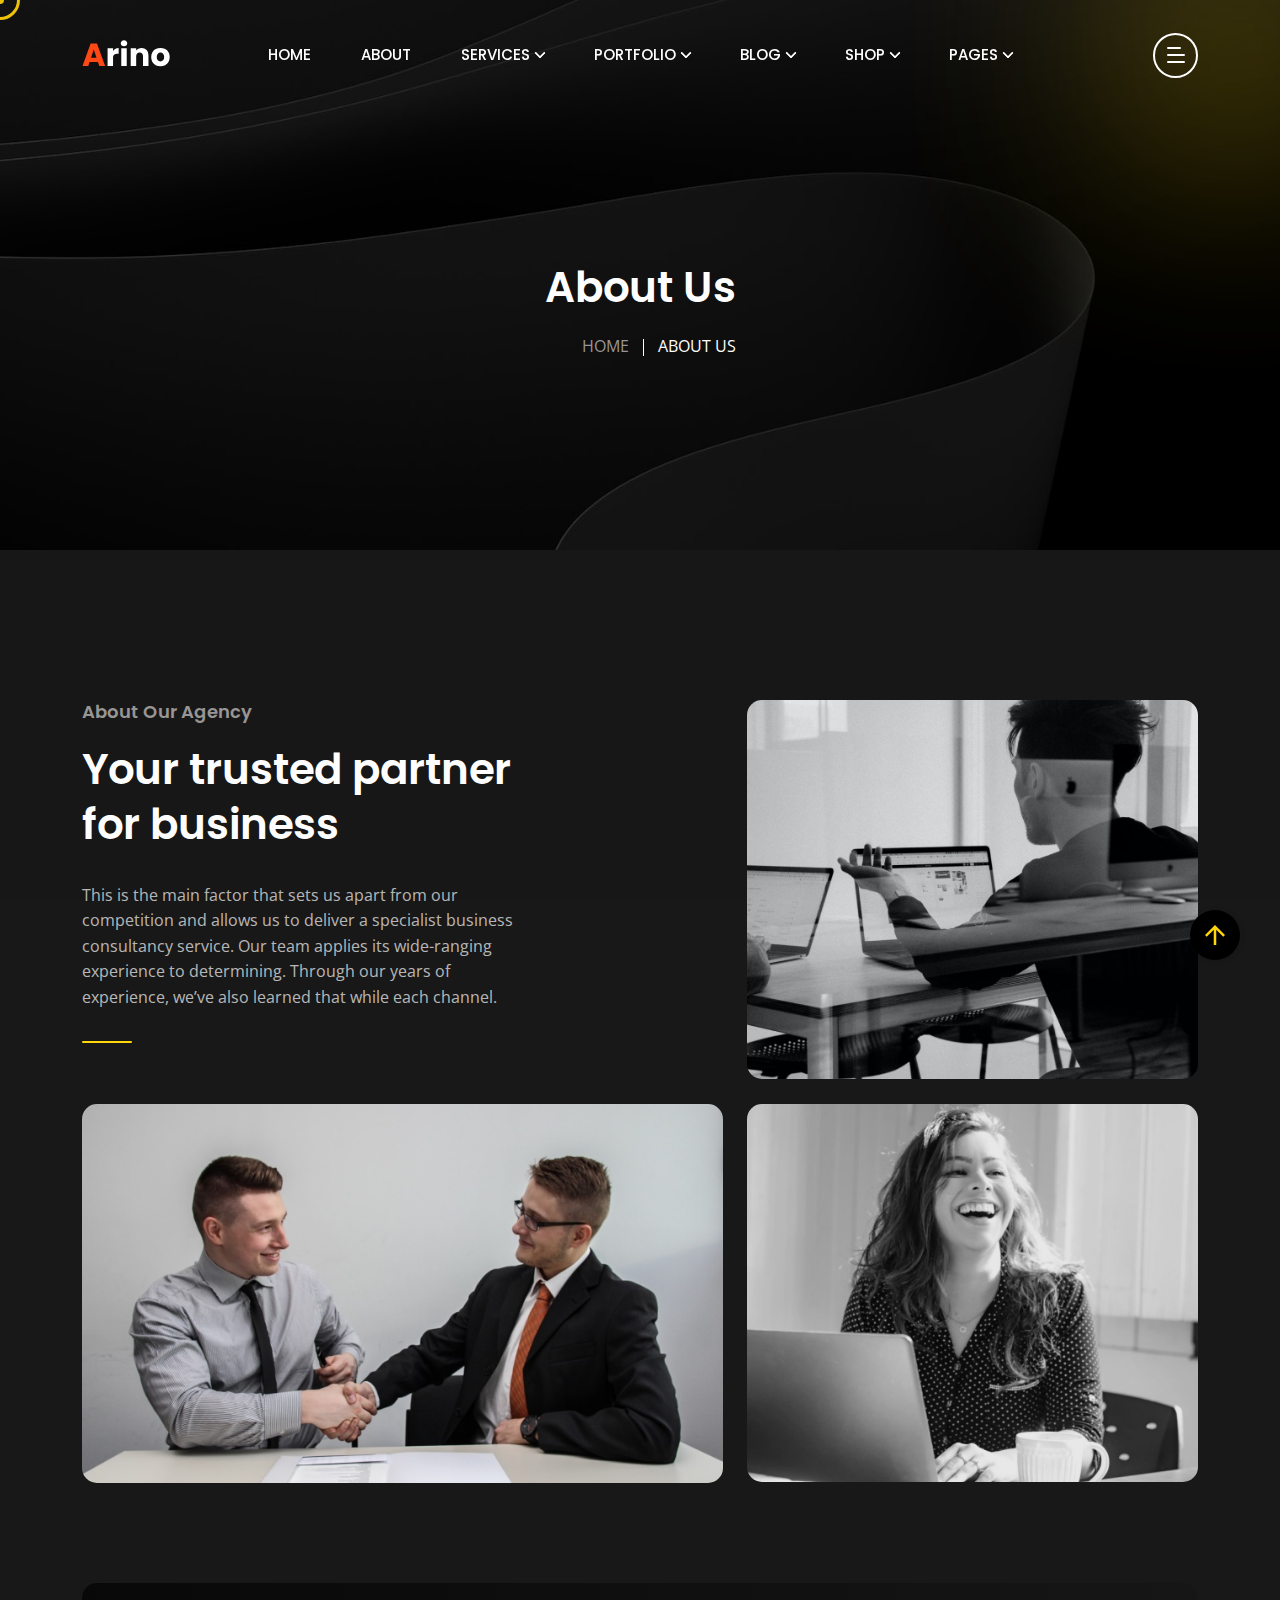
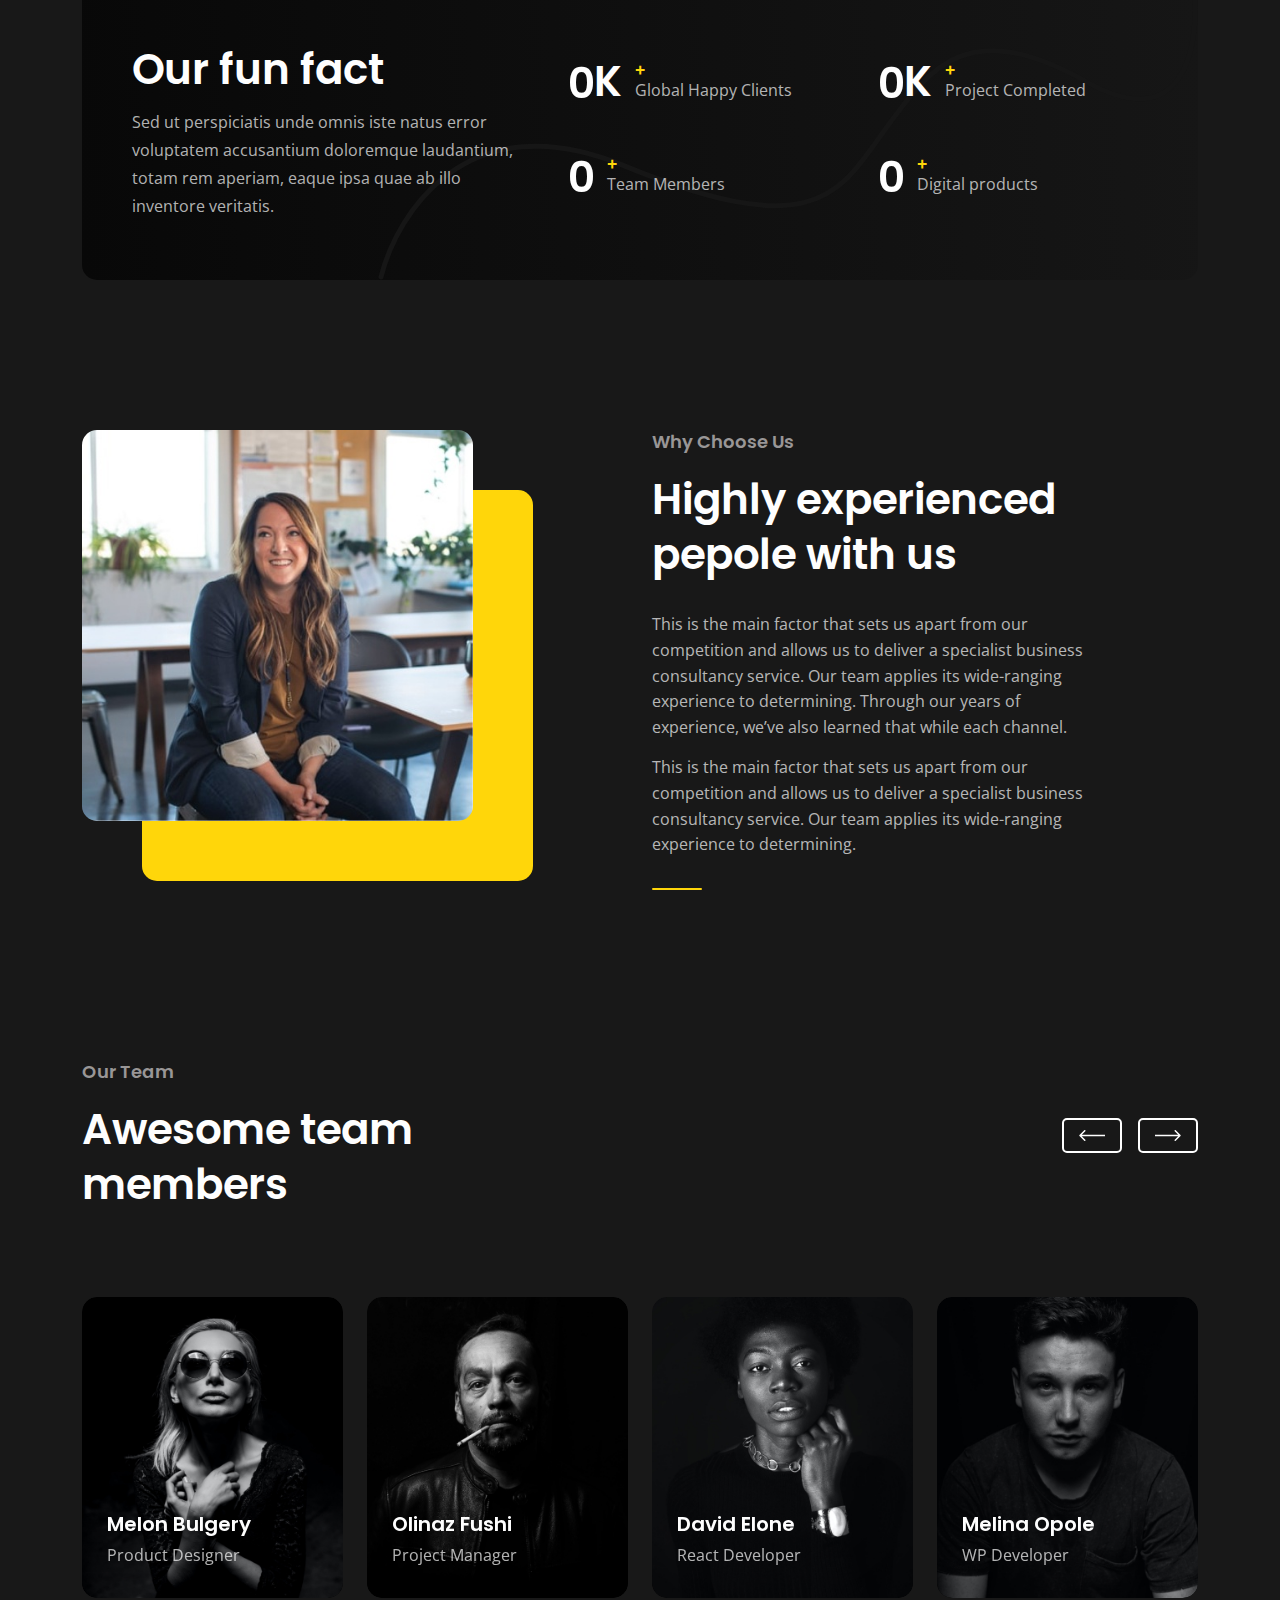
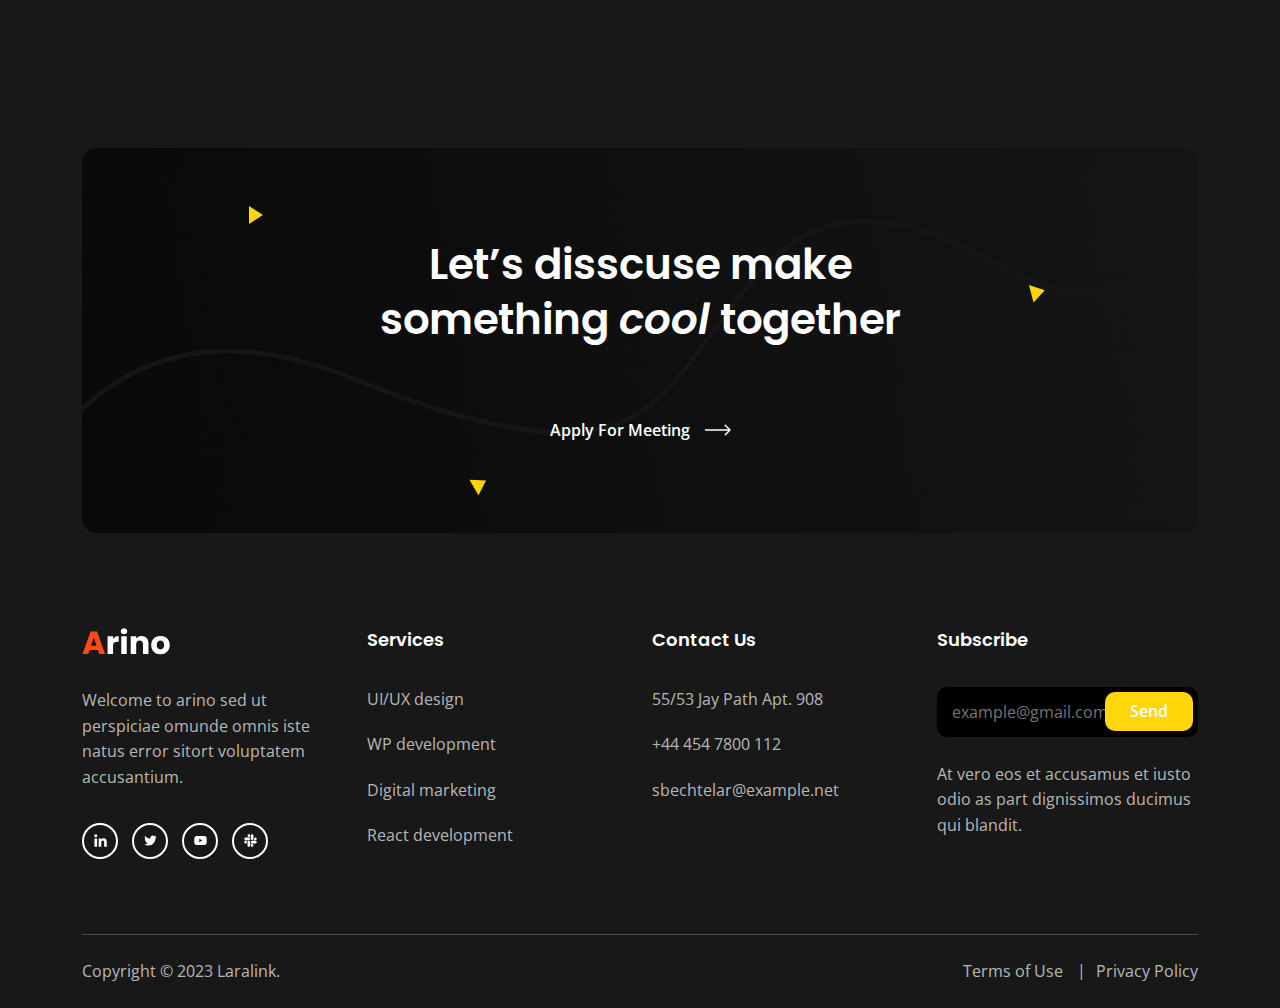
<file: about.html>
<!DOCTYPE html>
<html class="no-js" lang="en">
  <head>
    <!-- Meta Tags -->
    <meta charset="utf-8">
    <meta http-equiv="x-ua-compatible" content="ie=edge">
    <meta name="viewport" content="width=device-width, initial-scale=1">
    <meta name="author" content="Laralink">
    <!-- Favicon Icon -->
    <link rel="icon" href="assets/img/favicon.png">
    <!-- Site Title -->
    <title>NoisyFoxes - Creative Agency Template</title>
    <link rel="stylesheet" href="assets/css/plugins/bootstrap.min.css">
    <link rel="stylesheet" href="assets/css/plugins/fontawesome.min.css">
    <link rel="stylesheet" href="assets/css/plugins/slick.css">
    <link rel="stylesheet" href="assets/css/plugins/lightgallery.min.css">
    <link rel="stylesheet" href="assets/css/plugins/animate.css">
    <link rel="stylesheet" href="assets/css/style.css">
  </head>
  <body>
    <div class="cs-preloader cs-center">
      <div class="cs-preloader_in"></div>
    </div>
    <!-- Start Header Section -->
    <header class="cs-site_header cs-style1 text-uppercase cs-sticky_header">
      <div class="cs-main_header">
        <div class="container">
          <div class="cs-main_header_in">
            <div class="cs-main_header_left">
              <a class="cs-site_branding" href="index.html">
                <img src="assets/img/logo.svg" alt="Logo">
              </a>
            </div>
            <div class="cs-main_header_center">
              <div class="cs-nav cs-primary_font cs-medium">
                <ul class="cs-nav_list">
                  <li class="cs-mega_menu">
                    <a href="index.html">Home</a>
                  </li>
                  <li>
                    <a href="about.html">About</a>
                  </li>
                  <li class="menu-item-has-children">
                    <a href="service.html">Services</a>
                    <ul>
                      <li>
                        <a href="service.html">Services</a>
                      </li>
                      <li>
                        <a href="service-details.html">Service Details</a>
                      </li>
                      <li>
                        <a href="service-details.html">Service Details</a>
                      </li>
                      <li>
                        <a href="service-details.html">Service Details</a>
                      </li>
                      <li>
                        <a href="service-details.html">Service Details</a>
                      </li>
                    </ul>
                  </li>
                  <li class="menu-item-has-children">
                    <a href="portfolio.html">Portfolio</a>
                    <ul>
                      <li>
                        <a href="portfolio.html">Portfolio</a>
                      </li>
                      <li>
                        <a href="portfolio-details.html">Portfolio Details</a>
                      </li>
                    </ul>
                  </li>
                  <li class="menu-item-has-children">
                    <a href="blog.html">Blog</a>
                    <ul>
                      <li>
                        <a href="blog.html">Blog</a>
                      </li>
                      <li>
                        <a href="blog-details.html">Blog Details</a>
                      </li>
                    </ul>
                  </li>
                  <li class="menu-item-has-children">
                    <a href="shop.html">Shop</a>
                    <ul>
                      <li>
                        <a href="shop.html">Our Shop</a>
                      </li>
                      <li>
                        <a href="shop-product-details.html">Shop Details</a>
                      </li>
                      <li>
                        <a href="shop-cart.html">Cart</a>
                      </li>
                      <li>
                        <a href="shop-checkout.html">Checkout</a>
                      </li>
                      <li>
                        <a href="shop-order-recived.html">Success Order</a>
                      </li>
                      <li>
                        <a href="shop-wishlist.html">Wishlist</a>
                      </li>
                    </ul>
                  </li>
                  <li class="menu-item-has-children">
                    <a href="#">Pages</a>
                    <ul>
                      <li>
                        <a href="contact.html">Contact</a>
                      </li>
                      <li>
                        <a href="team.html">Team</a>
                      </li>
                      <li>
                        <a href="team-details.html">Team Details</a>
                      </li>
                      <li>
                        <a href="case-study.html">Case Study Details</a>
                      </li>
                      <li>
                        <a href="faq.html">FAQ</a>
                      </li>
                    </ul>
                  </li>
                </ul>
              </div>
            </div>
            <div class="cs-main_header_right">
              <div class="cs-toolbox">
                <span class="cs-icon_btn">
                  <span class="cs-icon_btn_in">
                    <span></span>
                    <span></span>
                    <span></span>
                    <span></span>
                  </span>
                </span>
              </div>
            </div>
          </div>
        </div>
      </div>
    </header>
    <div class="cs-side_header">
      <button class="cs-close"></button>
      <div class="cs-side_header_overlay"></div>
      <div class="cs-side_header_in">
        <div class="cs-side_header_shape"></div>
        <a class="cs-site_branding" href="index.html">
          <img src="assets/img/footer_logo.svg" alt="Logo">
        </a>
        <div class="cs-side_header_box">
          <h2 class="cs-side_header_heading">Do you have a project in your <br> mind? Keep connect us. </h2>
        </div>
        <div class="cs-side_header_box">
          <h3 class="cs-side_header_title cs-primary_color">Contact Us</h3>
          <ul class="cs-contact_info cs-style1 cs-mp0">
            <li>
              <svg width="18" height="18" viewBox="0 0 18 18" fill="none" xmlns="http://www.w3.org/2000/svg">
                <path d="M17 12.5C15.75 12.5 14.55 12.3 13.43 11.93C13.08 11.82 12.69 11.9 12.41 12.17L10.21 14.37C7.38 12.93 5.06 10.62 3.62 7.79L5.82 5.58C6.1 5.31 6.18 4.92 6.07 4.57C5.7 3.45 5.5 2.25 5.5 1C5.5 0.45 5.05 0 4.5 0H1C0.45 0 0 0.45 0 1C0 10.39 7.61 18 17 18C17.55 18 18 17.55 18 17V13.5C18 12.95 17.55 12.5 17 12.5ZM9 0V10L12 7H18V0H9Z" fill="#FF4A17" />
              </svg>
              <span>+44 454 7800 112</span>
            </li>
            <li>
              <svg width="20" height="18" viewBox="0 0 20 18" fill="none" xmlns="http://www.w3.org/2000/svg">
                <path d="M20 6.98V16C20 17.1 19.1 18 18 18H2C0.9 18 0 17.1 0 16V4C0 2.9 0.9 2 2 2H12.1C12.04 2.32 12 2.66 12 3C12 4.48 12.65 5.79 13.67 6.71L10 9L2 4V6L10 11L15.3 7.68C15.84 7.88 16.4 8 17 8C18.13 8 19.16 7.61 20 6.98ZM14 3C14 4.66 15.34 6 17 6C18.66 6 20 4.66 20 3C20 1.34 18.66 0 17 0C15.34 0 14 1.34 14 3Z" fill="#FF4A17" />
              </svg>
              <span>infotech@arino.com</span>
            </li>
            <li>
              <svg width="14" height="20" viewBox="0 0 14 20" fill="none" xmlns="http://www.w3.org/2000/svg">
                <path d="M7 0C3.13 0 0 3.13 0 7C0 12.25 7 20 7 20C7 20 14 12.25 14 7C14 3.13 10.87 0 7 0ZM7 9.5C5.62 9.5 4.5 8.38 4.5 7C4.5 5.62 5.62 4.5 7 4.5C8.38 4.5 9.5 5.62 9.5 7C9.5 8.38 8.38 9.5 7 9.5Z" fill="#FF4A17" />
              </svg>
              <span>50 Wall Street Suite, 44150 <br>Ohio, United States </span>
            </li>
          </ul>
        </div>
        <div class="cs-side_header_box">
          <h3 class="cs-side_header_title cs-primary_color">Subscribe</h3>
          <div class="cs-newsletter cs-style1">
            <form action="#" class="cs-newsletter_form">
              <input type="email" class="cs-newsletter_input" placeholder="example@gmail.com">
              <button class="cs-newsletter_btn">
                <span>Send</span>
              </button>
            </form>
            <div class="cs-newsletter_text">At vero eos et accusamus et iusto odio as part dignissimos ducimus qui blandit.</div>
          </div>
        </div>
        <div class="cs-side_header_box">
          <div class="cs-social_btns cs-style1">
            <a href="#" class="cs-center">
              <svg width="15" height="15" viewBox="0 0 15 15" fill="none" xmlns="http://www.w3.org/2000/svg">
                <path d="M4.04799 13.7497H1.45647V5.4043H4.04799V13.7497ZM2.75084 4.2659C1.92215 4.2659 1.25 3.57952 1.25 2.75084C1.25 2.35279 1.40812 1.97105 1.68958 1.68958C1.97105 1.40812 2.35279 1.25 2.75084 1.25C3.14888 1.25 3.53063 1.40812 3.81209 1.68958C4.09355 1.97105 4.25167 2.35279 4.25167 2.75084C4.25167 3.57952 3.57924 4.2659 2.75084 4.2659ZM13.7472 13.7497H11.1613V9.68722C11.1613 8.71903 11.1417 7.4774 9.81389 7.4774C8.46652 7.4774 8.26004 8.5293 8.26004 9.61747V13.7497H5.67132V5.4043H8.15681V6.54269H8.19308C8.53906 5.887 9.38421 5.19503 10.6451 5.19503C13.2679 5.19503 13.75 6.92215 13.75 9.16546V13.7497H13.7472Z" fill="white"></path>
              </svg>
            </a>
            <a href="#" class="cs-center">
              <svg width="13" height="11" viewBox="0 0 13 11" fill="none" xmlns="http://www.w3.org/2000/svg">
                <path d="M11.4651 2.95396C11.4731 3.065 11.4731 3.17606 11.4731 3.2871C11.4731 6.67383 8.89535 10.5761 4.18402 10.5761C2.73255 10.5761 1.38421 10.1557 0.25 9.42608C0.456226 9.44986 0.654494 9.4578 0.868655 9.4578C2.06629 9.4578 3.16879 9.0533 4.04918 8.36326C2.92291 8.33946 1.97906 7.60183 1.65386 6.5866C1.81251 6.61038 1.97112 6.62624 2.1377 6.62624C2.36771 6.62624 2.59774 6.59451 2.81188 6.53901C1.63802 6.30105 0.757595 5.26996 0.757595 4.02472V3.99301C1.09864 4.18336 1.49524 4.30233 1.91558 4.31818C1.22554 3.85814 0.773464 3.07294 0.773464 2.1846C0.773464 1.70872 0.900344 1.27249 1.12244 0.891774C2.38355 2.44635 4.27919 3.46156 6.40481 3.57262C6.36516 3.38226 6.34136 3.184 6.34136 2.9857C6.34136 1.57388 7.4835 0.423828 8.90323 0.423828C9.64086 0.423828 10.3071 0.733156 10.7751 1.23284C11.354 1.1218 11.9093 0.907643 12.401 0.614185C12.2106 1.20906 11.8061 1.70875 11.2748 2.02598C11.7903 1.97049 12.29 1.82769 12.75 1.62942C12.4011 2.13702 11.9648 2.5891 11.4651 2.95396V2.95396Z" fill="white"></path>
              </svg>
            </a>
            <a href="#" class="cs-center">
              <svg width="13" height="9" viewBox="0 0 13 9" fill="none" xmlns="http://www.w3.org/2000/svg">
                <path d="M12.4888 1.48066C12.345 0.939353 11.9215 0.513038 11.3837 0.368362C10.4089 0.105469 6.5 0.105469 6.5 0.105469C6.5 0.105469 2.59116 0.105469 1.61633 0.368362C1.07853 0.513061 0.65496 0.939353 0.5112 1.48066C0.25 2.4618 0.25 4.50887 0.25 4.50887C0.25 4.50887 0.25 6.55595 0.5112 7.53709C0.65496 8.0784 1.07853 8.48695 1.61633 8.63163C2.59116 8.89452 6.5 8.89452 6.5 8.89452C6.5 8.89452 10.4088 8.89452 11.3837 8.63163C11.9215 8.48695 12.345 8.0784 12.4888 7.53709C12.75 6.55595 12.75 4.50887 12.75 4.50887C12.75 4.50887 12.75 2.4618 12.4888 1.48066V1.48066ZM5.22158 6.36746V2.65029L8.48861 4.50892L5.22158 6.36746V6.36746Z" fill="white"></path>
              </svg>
            </a>
            <a href="#" class="cs-center">
              <svg width="13" height="13" viewBox="0 0 13 13" fill="none" xmlns="http://www.w3.org/2000/svg">
                <path d="M2.87612 8.149C2.87612 8.87165 2.28571 9.46205 1.56306 9.46205C0.840402 9.46205 0.25 8.87165 0.25 8.149C0.25 7.42634 0.840402 6.83594 1.56306 6.83594H2.87612V8.149ZM3.53795 8.149C3.53795 7.42634 4.12835 6.83594 4.851 6.83594C5.57366 6.83594 6.16406 7.42634 6.16406 8.149V11.4369C6.16406 12.1596 5.57366 12.75 4.851 12.75C4.12835 12.75 3.53795 12.1596 3.53795 11.4369V8.149ZM4.851 2.87612C4.12835 2.87612 3.53795 2.28571 3.53795 1.56306C3.53795 0.840402 4.12835 0.25 4.851 0.25C5.57366 0.25 6.16406 0.840402 6.16406 1.56306V2.87612H4.851V2.87612ZM4.851 3.53795C5.57366 3.53795 6.16406 4.12835 6.16406 4.851C6.16406 5.57366 5.57366 6.16406 4.851 6.16406H1.56306C0.840402 6.16406 0.25 5.57366 0.25 4.851C0.25 4.12835 0.840402 3.53795 1.56306 3.53795H4.851V3.53795ZM10.1239 4.851C10.1239 4.12835 10.7143 3.53795 11.4369 3.53795C12.1596 3.53795 12.75 4.12835 12.75 4.851C12.75 5.57366 12.1596 6.16406 11.4369 6.16406H10.1239V4.851V4.851ZM9.46205 4.851C9.46205 5.57366 8.87165 6.16406 8.149 6.16406C7.42634 6.16406 6.83594 5.57366 6.83594 4.851V1.56306C6.83594 0.840402 7.42634 0.25 8.149 0.25C8.87165 0.25 9.46205 0.840402 9.46205 1.56306V4.851V4.851ZM8.149 10.1239C8.87165 10.1239 9.46205 10.7143 9.46205 11.4369C9.46205 12.1596 8.87165 12.75 8.149 12.75C7.42634 12.75 6.83594 12.1596 6.83594 11.4369V10.1239H8.149ZM8.149 9.46205C7.42634 9.46205 6.83594 8.87165 6.83594 8.149C6.83594 7.42634 7.42634 6.83594 8.149 6.83594H11.4369C12.1596 6.83594 12.75 7.42634 12.75 8.149C12.75 8.87165 12.1596 9.46205 11.4369 9.46205H8.149Z" fill="white"></path>
              </svg>
            </a>
          </div>
        </div>
      </div>
    </div>
    <!-- End Header Section -->
    <!-- Start Hero -->
    <div class="cs-page_heading cs-style1 cs-center text-center cs-bg" data-src="assets/img/about_hero_bg.jpeg">
      <div class="container">
        <div class="cs-page_heading_in">
          <h1 class="cs-page_title cs-font_50 cs-white_color">About Us</h1>
          <ol class="breadcrumb text-uppercase">
            <li class="breadcrumb-item">
              <a href="index.html">Home</a>
            </li>
            <li class="breadcrumb-item active">About Us</li>
          </ol>
        </div>
      </div>
    </div>
    <!-- End Hero -->
    <div class="cs-height_150 cs-height_lg_80"></div>
    <section>
      <div class="container">
        <div class="row">
          <div class="col-xl-5 col-lg-7">
            <div class="cs-section_heading cs-style1">
              <h3 class="cs-section_subtitle">About Our Agency</h3>
              <h2 class="cs-section_title">Your trusted partner <br>for business </h2>
              <div class="cs-height_30 cs-height_lg_20"></div>
              <p class="cs-m0">This is the main factor that sets us apart from our competition and allows us to deliver a specialist business consultancy service. Our team applies its wide-ranging experience to determining. Through our years of experience, we’ve also learned that while each channel.</p>
              <div class="cs-height_30 cs-height_lg_30"></div>
              <div class="cs-separator cs-accent_bg"></div>
              <div class="cs-height_25 cs-height_lg_40"></div>
            </div>
          </div>
          <div class="col-lg-5 offset-xl-2">
            <img src="assets/img/about_img_1.jpeg" alt="Thumb" class="w-100 cs-radius_15">
            <div class="cs-height_25 cs-height_lg_25"></div>
          </div>
          <div class="col-lg-7">
            <img src="assets/img/about_img_2.jpeg" alt="Thumb" class="w-100 cs-radius_15">
            <div class="cs-height_25 cs-height_lg_25"></div>
          </div>
          <div class="col-lg-5">
            <img src="assets/img/about_img_3.jpeg" alt="Thumb" class="w-100 cs-radius_15">
            <div class="cs-height_25 cs-height_lg_25"></div>
          </div>
        </div>
      </div>
    </section>
    <div class="cs-height_75 cs-height_lg_55"></div>
    <!-- Start FunFact -->
    <section>
      <div class="container">
        <div class="cs-funfact_wrap">
          <div class="cs-funfact_shape" data-src="assets/img/funfact_shape_bg.svg"></div>
          <div class="cs-funfact_left">
            <div class="cs-funfact_heading">
              <h2>Our fun fact</h2>
              <p>Sed ut perspiciatis unde omnis iste natus error voluptatem accusantium doloremque laudantium, totam rem aperiam, eaque ipsa quae ab illo inventore veritatis.</p>
            </div>
          </div>
          <div class="cs-funfact_right">
            <div class="cs-funfacts">
              <div class="cs-funfact cs-style1">
                <div class="cs-funfact_number cs-primary_font cs-semi_bold cs-primary_color">
                  <span data-count-to="40" class="odometer"></span>K
                </div>
                <div class="cs-funfact_text">
                  <span class="cs-accent_color">+</span>
                  <p>Global Happy Clients</p>
                </div>
              </div>
              <div class="cs-funfact cs-style1">
                <div class="cs-funfact_number cs-primary_font cs-semi_bold cs-primary_color">
                  <span data-count-to="50" class="odometer"></span>K
                </div>
                <div class="cs-funfact_text">
                  <span class="cs-accent_color">+</span>
                  <p>Project Completed</p>
                </div>
              </div>
              <div class="cs-funfact cs-style1">
                <div class="cs-funfact_number cs-primary_font cs-semi_bold cs-primary_color">
                  <span data-count-to="245" class="odometer"></span>
                </div>
                <div class="cs-funfact_text">
                  <span class="cs-accent_color">+</span>
                  <p>Team Members</p>
                </div>
              </div>
              <div class="cs-funfact cs-style1">
                <div class="cs-funfact_number cs-primary_font cs-semi_bold cs-primary_color">
                  <span data-count-to="550" class="odometer"></span>
                </div>
                <div class="cs-funfact_text">
                  <span class="cs-accent_color">+</span>
                  <p>Digital products</p>
                </div>
              </div>
            </div>
          </div>
        </div>
      </div>
    </section>
    <!-- End FunFact -->
    <div class="cs-height_150 cs-height_lg_80"></div>
    <!-- Start Why Choose -->
    <section>
      <div class="container">
        <div class="row">
          <div class="col-xl-5 col-lg-6">
            <div class="cs-image_layer cs-style1">
              <div class="cs-image_layer_in">
                <img src="assets/img/about_img_4.jpeg" alt="Image" class="w-100 cs-radius_15">
              </div>
            </div>
            <div class="cs-height_0 cs-height_lg_40"></div>
          </div>
          <div class="col-xl-5 offset-xl-1 col-lg-6">
            <div class="cs-section_heading cs-style1">
              <h3 class="cs-section_subtitle">Why Choose Us</h3>
              <h2 class="cs-section_title">Highly experienced pepole with us</h2>
              <div class="cs-height_30 cs-height_lg_20"></div>
              <p class="cs-m0">This is the main factor that sets us apart from our competition and allows us to deliver a specialist business consultancy service. Our team applies its wide-ranging experience to determining. Through our years of experience, we’ve also learned that while each channel.</p>
              <div class="cs-height_15 cs-height_lg_15"></div>
              <p class="cs-m0">This is the main factor that sets us apart from our competition and allows us to deliver a specialist business consultancy service. Our team applies its wide-ranging experience to determining.</p>
              <div class="cs-height_30 cs-height_lg_30"></div>
              <div class="cs-separator cs-accent_bg"></div>
              <div class="cs-height_25 cs-height_lg_0"></div>
            </div>
          </div>
        </div>
      </div>
    </section>
    <!-- End Why Choose -->
    <div class="cs-height_145 cs-height_lg_80"></div>
    <!-- Start Team Section -->
    <section>
      <div class="container">
        <div class="cs-slider cs-style2 cs-gap-24">
          <div class="cs-slider_heading cs-style1">
            <div class="cs-section_heading cs-style1">
              <h3 class="cs-section_subtitle">Our Team</h3>
              <h2 class="cs-section_title">Awesome team <br>members </h2>
            </div>
            <div class="cs-slider_arrows cs-style1 cs-primary_color">
              <div class="cs-left_arrow cs-center">
                <svg width="26" height="13" viewBox="0 0 26 13" fill="none" xmlns="http://www.w3.org/2000/svg">
                  <path d="M0.469791 5.96967C0.176899 6.26256 0.176899 6.73744 0.469791 7.03033L5.24276 11.8033C5.53566 12.0962 6.01053 12.0962 6.30342 11.8033C6.59632 11.5104 6.59632 11.0355 6.30342 10.7426L2.06078 6.5L6.30342 2.25736C6.59632 1.96447 6.59632 1.48959 6.30342 1.1967C6.01053 0.903806 5.53566 0.903806 5.24276 1.1967L0.469791 5.96967ZM26.0001 5.75L1.00012 5.75V7.25L26.0001 7.25V5.75Z" fill="currentColor" />
                </svg>
              </div>
              <div class="cs-right_arrow cs-center">
                <svg width="26" height="13" viewBox="0 0 26 13" fill="none" xmlns="http://www.w3.org/2000/svg">
                  <path d="M25.5305 7.03033C25.8233 6.73744 25.8233 6.26256 25.5305 5.96967L20.7575 1.1967C20.4646 0.903806 19.9897 0.903806 19.6968 1.1967C19.4039 1.48959 19.4039 1.96447 19.6968 2.25736L23.9395 6.5L19.6968 10.7426C19.4039 11.0355 19.4039 11.5104 19.6968 11.8033C19.9897 12.0962 20.4646 12.0962 20.7575 11.8033L25.5305 7.03033ZM0.00012207 7.25H25.0001V5.75H0.00012207V7.25Z" fill="currentColor" />
                </svg>
              </div>
            </div>
          </div>
          <div class="cs-height_85 cs-height_lg_45"></div>
          <div class="cs-slider_container" data-autoplay="0" data-loop="1" data-speed="600" data-center="0" data-slides-per-view="responsive" data-xs-slides="1" data-sm-slides="2" data-md-slides="3" data-lg-slides="4" data-add-slides="4">
            <div class="cs-slider_wrapper">
              <div class="cs-slide">
                <div class="cs-team cs-style1">
                  <div class="cs-member_thumb">
                    <img src="assets/img/member_1.jpeg" alt="Member">
                    <div class="cs-member_overlay"></div>
                  </div>
                  <div class="cs-member_info">
                    <h2 class="cs-member_name">Melon Bulgery</h2>
                    <div class="cs-member_designation">Product Designer</div>
                  </div>
                  <div class="cs-member_social cs-primary_color">
                    <a href="#">
                      <svg width="20" height="20" viewBox="0 0 20 20" fill="none" xmlns="http://www.w3.org/2000/svg">
                        <path d="M5.39756 18.333H1.9422V7.20581H5.39756V18.333ZM3.66802 5.68795C2.56311 5.68795 1.6669 4.77277 1.6669 3.66786C1.6669 3.13714 1.87773 2.62814 2.25301 2.25286C2.6283 1.87758 3.13729 1.66675 3.66802 1.66675C4.19875 1.66675 4.70774 1.87758 5.08302 2.25286C5.4583 2.62814 5.66913 3.13714 5.66913 3.66786C5.66913 4.77277 4.77256 5.68795 3.66802 5.68795ZM18.3298 18.333H14.8819V12.9164C14.8819 11.6255 14.8559 9.96995 13.0854 9.96995C11.2889 9.96995 11.0136 11.3725 11.0136 12.8234V18.333H7.56199V7.20581H10.876V8.72367H10.9243C11.3857 7.84941 12.5125 6.92679 14.1937 6.92679C17.6907 6.92679 18.3336 9.22962 18.3336 12.2207V18.333H18.3298Z" fill="currentColor" />
                      </svg>
                    </a>
                    <a href="#">
                      <svg width="18" height="14" viewBox="0 0 18 14" fill="none" xmlns="http://www.w3.org/2000/svg">
                        <path d="M15.6204 3.60521C15.631 3.75325 15.631 3.90133 15.631 4.04938C15.631 8.56502 12.194 13.7681 5.91227 13.7681C3.97697 13.7681 2.17918 13.2076 0.666901 12.2347C0.941869 12.2664 1.20623 12.277 1.49177 12.277C3.08862 12.277 4.55861 11.7377 5.73248 10.8176C4.23078 10.7859 2.97231 9.80236 2.53872 8.44871C2.75024 8.48042 2.96173 8.50158 3.18384 8.50158C3.49051 8.50158 3.79722 8.45926 4.08273 8.38527C2.51759 8.06798 1.34369 6.69321 1.34369 5.03288V4.99059C1.79842 5.2444 2.32723 5.40303 2.88768 5.42416C1.96762 4.81078 1.36485 3.76383 1.36485 2.57939C1.36485 1.94488 1.53403 1.36324 1.83015 0.855618C3.51164 2.92838 6.03915 4.282 8.87331 4.43008C8.82045 4.17627 8.78871 3.91191 8.78871 3.64752C8.78871 1.76509 10.3116 0.231689 12.2045 0.231689C13.188 0.231689 14.0764 0.644126 14.7003 1.31037C15.4723 1.16232 16.2126 0.876777 16.8683 0.485499C16.6144 1.27867 16.0751 1.94491 15.3666 2.3679C16.054 2.2939 16.7202 2.10351 17.3336 1.83915C16.8683 2.51594 16.2867 3.11871 15.6204 3.60521V3.60521Z" fill="currentColor" />
                      </svg>
                    </a>
                    <a href="#">
                      <svg width="18" height="12" viewBox="0 0 18 12" fill="none" xmlns="http://www.w3.org/2000/svg">
                        <path d="M16.9853 1.97421C16.7936 1.25247 16.2289 0.684051 15.5118 0.491149C14.212 0.140625 9.00023 0.140625 9.00023 0.140625C9.00023 0.140625 3.78845 0.140625 2.48868 0.491149C1.7716 0.684081 1.20685 1.25247 1.01517 1.97421C0.666901 3.28241 0.666901 6.01183 0.666901 6.01183C0.666901 6.01183 0.666901 8.74126 1.01517 10.0495C1.20685 10.7712 1.7716 11.3159 2.48868 11.5088C3.78845 11.8594 9.00023 11.8594 9.00023 11.8594C9.00023 11.8594 14.212 11.8594 15.5118 11.5088C16.2289 11.3159 16.7936 10.7712 16.9853 10.0495C17.3336 8.74126 17.3336 6.01183 17.3336 6.01183C17.3336 6.01183 17.3336 3.28241 16.9853 1.97421ZM7.29568 8.48995V3.53372L11.6517 6.01189L7.29568 8.48995Z" fill="currentColor" />
                      </svg>
                    </a>
                    <a href="#">
                      <svg width="18" height="18" viewBox="0 0 18 18" fill="none" xmlns="http://www.w3.org/2000/svg">
                        <path d="M4.16839 11.1987C4.16839 12.1623 3.38119 12.9495 2.41764 12.9495C1.4541 12.9495 0.666901 12.1623 0.666901 11.1987C0.666901 10.2352 1.4541 9.448 2.41764 9.448H4.16839V11.1987ZM5.05083 11.1987C5.05083 10.2352 5.83803 9.448 6.80157 9.448C7.76511 9.448 8.55232 10.2352 8.55232 11.1987V15.5827C8.55232 16.5462 7.76511 17.3334 6.80157 17.3334C5.83803 17.3334 5.05083 16.5462 5.05083 15.5827V11.1987ZM6.80157 4.16824C5.83803 4.16824 5.05083 3.38103 5.05083 2.41749C5.05083 1.45395 5.83803 0.666748 6.80157 0.666748C7.76511 0.666748 8.55232 1.45395 8.55232 2.41749V4.16824H6.80157ZM6.80157 5.05068C7.76511 5.05068 8.55232 5.83788 8.55232 6.80142C8.55232 7.76496 7.76511 8.55217 6.80157 8.55217H2.41764C1.4541 8.55217 0.666901 7.76496 0.666901 6.80142C0.666901 5.83788 1.4541 5.05068 2.41764 5.05068H6.80157ZM13.8321 6.80142C13.8321 5.83788 14.6193 5.05068 15.5828 5.05068C16.5464 5.05068 17.3336 5.83788 17.3336 6.80142C17.3336 7.76496 16.5464 8.55217 15.5828 8.55217H13.8321V6.80142ZM12.9496 6.80142C12.9496 7.76496 12.1624 8.55217 11.1989 8.55217C10.2354 8.55217 9.44815 7.76496 9.44815 6.80142V2.41749C9.44815 1.45395 10.2354 0.666748 11.1989 0.666748C12.1624 0.666748 12.9496 1.45395 12.9496 2.41749V6.80142ZM11.1989 13.8319C12.1624 13.8319 12.9496 14.6191 12.9496 15.5827C12.9496 16.5462 12.1624 17.3334 11.1989 17.3334C10.2354 17.3334 9.44815 16.5462 9.44815 15.5827V13.8319H11.1989ZM11.1989 12.9495C10.2354 12.9495 9.44815 12.1623 9.44815 11.1987C9.44815 10.2352 10.2354 9.448 11.1989 9.448H15.5828C16.5464 9.448 17.3336 10.2352 17.3336 11.1987C17.3336 12.1623 16.5464 12.9495 15.5828 12.9495H11.1989Z" fill="currentColor" />
                      </svg>
                    </a>
                  </div>
                </div>
              </div>
              <!-- .cs-slide -->
              <div class="cs-slide">
                <div class="cs-team cs-style1">
                  <div class="cs-member_thumb">
                    <img src="assets/img/member_2.jpeg" alt="Member">
                    <div class="cs-member_overlay"></div>
                  </div>
                  <div class="cs-member_info">
                    <h2 class="cs-member_name">Olinaz Fushi</h2>
                    <div class="cs-member_designation">Project Manager</div>
                  </div>
                  <div class="cs-member_social cs-primary_color">
                    <a href="#">
                      <svg width="20" height="20" viewBox="0 0 20 20" fill="none" xmlns="http://www.w3.org/2000/svg">
                        <path d="M5.39756 18.333H1.9422V7.20581H5.39756V18.333ZM3.66802 5.68795C2.56311 5.68795 1.6669 4.77277 1.6669 3.66786C1.6669 3.13714 1.87773 2.62814 2.25301 2.25286C2.6283 1.87758 3.13729 1.66675 3.66802 1.66675C4.19875 1.66675 4.70774 1.87758 5.08302 2.25286C5.4583 2.62814 5.66913 3.13714 5.66913 3.66786C5.66913 4.77277 4.77256 5.68795 3.66802 5.68795ZM18.3298 18.333H14.8819V12.9164C14.8819 11.6255 14.8559 9.96995 13.0854 9.96995C11.2889 9.96995 11.0136 11.3725 11.0136 12.8234V18.333H7.56199V7.20581H10.876V8.72367H10.9243C11.3857 7.84941 12.5125 6.92679 14.1937 6.92679C17.6907 6.92679 18.3336 9.22962 18.3336 12.2207V18.333H18.3298Z" fill="currentColor" />
                      </svg>
                    </a>
                    <a href="#">
                      <svg width="18" height="14" viewBox="0 0 18 14" fill="none" xmlns="http://www.w3.org/2000/svg">
                        <path d="M15.6204 3.60521C15.631 3.75325 15.631 3.90133 15.631 4.04938C15.631 8.56502 12.194 13.7681 5.91227 13.7681C3.97697 13.7681 2.17918 13.2076 0.666901 12.2347C0.941869 12.2664 1.20623 12.277 1.49177 12.277C3.08862 12.277 4.55861 11.7377 5.73248 10.8176C4.23078 10.7859 2.97231 9.80236 2.53872 8.44871C2.75024 8.48042 2.96173 8.50158 3.18384 8.50158C3.49051 8.50158 3.79722 8.45926 4.08273 8.38527C2.51759 8.06798 1.34369 6.69321 1.34369 5.03288V4.99059C1.79842 5.2444 2.32723 5.40303 2.88768 5.42416C1.96762 4.81078 1.36485 3.76383 1.36485 2.57939C1.36485 1.94488 1.53403 1.36324 1.83015 0.855618C3.51164 2.92838 6.03915 4.282 8.87331 4.43008C8.82045 4.17627 8.78871 3.91191 8.78871 3.64752C8.78871 1.76509 10.3116 0.231689 12.2045 0.231689C13.188 0.231689 14.0764 0.644126 14.7003 1.31037C15.4723 1.16232 16.2126 0.876777 16.8683 0.485499C16.6144 1.27867 16.0751 1.94491 15.3666 2.3679C16.054 2.2939 16.7202 2.10351 17.3336 1.83915C16.8683 2.51594 16.2867 3.11871 15.6204 3.60521V3.60521Z" fill="currentColor" />
                      </svg>
                    </a>
                    <a href="#">
                      <svg width="18" height="12" viewBox="0 0 18 12" fill="none" xmlns="http://www.w3.org/2000/svg">
                        <path d="M16.9853 1.97421C16.7936 1.25247 16.2289 0.684051 15.5118 0.491149C14.212 0.140625 9.00023 0.140625 9.00023 0.140625C9.00023 0.140625 3.78845 0.140625 2.48868 0.491149C1.7716 0.684081 1.20685 1.25247 1.01517 1.97421C0.666901 3.28241 0.666901 6.01183 0.666901 6.01183C0.666901 6.01183 0.666901 8.74126 1.01517 10.0495C1.20685 10.7712 1.7716 11.3159 2.48868 11.5088C3.78845 11.8594 9.00023 11.8594 9.00023 11.8594C9.00023 11.8594 14.212 11.8594 15.5118 11.5088C16.2289 11.3159 16.7936 10.7712 16.9853 10.0495C17.3336 8.74126 17.3336 6.01183 17.3336 6.01183C17.3336 6.01183 17.3336 3.28241 16.9853 1.97421ZM7.29568 8.48995V3.53372L11.6517 6.01189L7.29568 8.48995Z" fill="currentColor" />
                      </svg>
                    </a>
                    <a href="#">
                      <svg width="18" height="18" viewBox="0 0 18 18" fill="none" xmlns="http://www.w3.org/2000/svg">
                        <path d="M4.16839 11.1987C4.16839 12.1623 3.38119 12.9495 2.41764 12.9495C1.4541 12.9495 0.666901 12.1623 0.666901 11.1987C0.666901 10.2352 1.4541 9.448 2.41764 9.448H4.16839V11.1987ZM5.05083 11.1987C5.05083 10.2352 5.83803 9.448 6.80157 9.448C7.76511 9.448 8.55232 10.2352 8.55232 11.1987V15.5827C8.55232 16.5462 7.76511 17.3334 6.80157 17.3334C5.83803 17.3334 5.05083 16.5462 5.05083 15.5827V11.1987ZM6.80157 4.16824C5.83803 4.16824 5.05083 3.38103 5.05083 2.41749C5.05083 1.45395 5.83803 0.666748 6.80157 0.666748C7.76511 0.666748 8.55232 1.45395 8.55232 2.41749V4.16824H6.80157ZM6.80157 5.05068C7.76511 5.05068 8.55232 5.83788 8.55232 6.80142C8.55232 7.76496 7.76511 8.55217 6.80157 8.55217H2.41764C1.4541 8.55217 0.666901 7.76496 0.666901 6.80142C0.666901 5.83788 1.4541 5.05068 2.41764 5.05068H6.80157ZM13.8321 6.80142C13.8321 5.83788 14.6193 5.05068 15.5828 5.05068C16.5464 5.05068 17.3336 5.83788 17.3336 6.80142C17.3336 7.76496 16.5464 8.55217 15.5828 8.55217H13.8321V6.80142ZM12.9496 6.80142C12.9496 7.76496 12.1624 8.55217 11.1989 8.55217C10.2354 8.55217 9.44815 7.76496 9.44815 6.80142V2.41749C9.44815 1.45395 10.2354 0.666748 11.1989 0.666748C12.1624 0.666748 12.9496 1.45395 12.9496 2.41749V6.80142ZM11.1989 13.8319C12.1624 13.8319 12.9496 14.6191 12.9496 15.5827C12.9496 16.5462 12.1624 17.3334 11.1989 17.3334C10.2354 17.3334 9.44815 16.5462 9.44815 15.5827V13.8319H11.1989ZM11.1989 12.9495C10.2354 12.9495 9.44815 12.1623 9.44815 11.1987C9.44815 10.2352 10.2354 9.448 11.1989 9.448H15.5828C16.5464 9.448 17.3336 10.2352 17.3336 11.1987C17.3336 12.1623 16.5464 12.9495 15.5828 12.9495H11.1989Z" fill="currentColor" />
                      </svg>
                    </a>
                  </div>
                </div>
              </div>
              <!-- .cs-slide -->
              <div class="cs-slide">
                <div class="cs-team cs-style1">
                  <div class="cs-member_thumb">
                    <img src="assets/img/member_3.jpeg" alt="Member">
                    <div class="cs-member_overlay"></div>
                  </div>
                  <div class="cs-member_info">
                    <h2 class="cs-member_name">David Elone</h2>
                    <div class="cs-member_designation">React Developer</div>
                  </div>
                  <div class="cs-member_social cs-primary_color">
                    <a href="#">
                      <svg width="20" height="20" viewBox="0 0 20 20" fill="none" xmlns="http://www.w3.org/2000/svg">
                        <path d="M5.39756 18.333H1.9422V7.20581H5.39756V18.333ZM3.66802 5.68795C2.56311 5.68795 1.6669 4.77277 1.6669 3.66786C1.6669 3.13714 1.87773 2.62814 2.25301 2.25286C2.6283 1.87758 3.13729 1.66675 3.66802 1.66675C4.19875 1.66675 4.70774 1.87758 5.08302 2.25286C5.4583 2.62814 5.66913 3.13714 5.66913 3.66786C5.66913 4.77277 4.77256 5.68795 3.66802 5.68795ZM18.3298 18.333H14.8819V12.9164C14.8819 11.6255 14.8559 9.96995 13.0854 9.96995C11.2889 9.96995 11.0136 11.3725 11.0136 12.8234V18.333H7.56199V7.20581H10.876V8.72367H10.9243C11.3857 7.84941 12.5125 6.92679 14.1937 6.92679C17.6907 6.92679 18.3336 9.22962 18.3336 12.2207V18.333H18.3298Z" fill="currentColor" />
                      </svg>
                    </a>
                    <a href="#">
                      <svg width="18" height="14" viewBox="0 0 18 14" fill="none" xmlns="http://www.w3.org/2000/svg">
                        <path d="M15.6204 3.60521C15.631 3.75325 15.631 3.90133 15.631 4.04938C15.631 8.56502 12.194 13.7681 5.91227 13.7681C3.97697 13.7681 2.17918 13.2076 0.666901 12.2347C0.941869 12.2664 1.20623 12.277 1.49177 12.277C3.08862 12.277 4.55861 11.7377 5.73248 10.8176C4.23078 10.7859 2.97231 9.80236 2.53872 8.44871C2.75024 8.48042 2.96173 8.50158 3.18384 8.50158C3.49051 8.50158 3.79722 8.45926 4.08273 8.38527C2.51759 8.06798 1.34369 6.69321 1.34369 5.03288V4.99059C1.79842 5.2444 2.32723 5.40303 2.88768 5.42416C1.96762 4.81078 1.36485 3.76383 1.36485 2.57939C1.36485 1.94488 1.53403 1.36324 1.83015 0.855618C3.51164 2.92838 6.03915 4.282 8.87331 4.43008C8.82045 4.17627 8.78871 3.91191 8.78871 3.64752C8.78871 1.76509 10.3116 0.231689 12.2045 0.231689C13.188 0.231689 14.0764 0.644126 14.7003 1.31037C15.4723 1.16232 16.2126 0.876777 16.8683 0.485499C16.6144 1.27867 16.0751 1.94491 15.3666 2.3679C16.054 2.2939 16.7202 2.10351 17.3336 1.83915C16.8683 2.51594 16.2867 3.11871 15.6204 3.60521V3.60521Z" fill="currentColor" />
                      </svg>
                    </a>
                    <a href="#">
                      <svg width="18" height="12" viewBox="0 0 18 12" fill="none" xmlns="http://www.w3.org/2000/svg">
                        <path d="M16.9853 1.97421C16.7936 1.25247 16.2289 0.684051 15.5118 0.491149C14.212 0.140625 9.00023 0.140625 9.00023 0.140625C9.00023 0.140625 3.78845 0.140625 2.48868 0.491149C1.7716 0.684081 1.20685 1.25247 1.01517 1.97421C0.666901 3.28241 0.666901 6.01183 0.666901 6.01183C0.666901 6.01183 0.666901 8.74126 1.01517 10.0495C1.20685 10.7712 1.7716 11.3159 2.48868 11.5088C3.78845 11.8594 9.00023 11.8594 9.00023 11.8594C9.00023 11.8594 14.212 11.8594 15.5118 11.5088C16.2289 11.3159 16.7936 10.7712 16.9853 10.0495C17.3336 8.74126 17.3336 6.01183 17.3336 6.01183C17.3336 6.01183 17.3336 3.28241 16.9853 1.97421ZM7.29568 8.48995V3.53372L11.6517 6.01189L7.29568 8.48995Z" fill="currentColor" />
                      </svg>
                    </a>
                    <a href="#">
                      <svg width="18" height="18" viewBox="0 0 18 18" fill="none" xmlns="http://www.w3.org/2000/svg">
                        <path d="M4.16839 11.1987C4.16839 12.1623 3.38119 12.9495 2.41764 12.9495C1.4541 12.9495 0.666901 12.1623 0.666901 11.1987C0.666901 10.2352 1.4541 9.448 2.41764 9.448H4.16839V11.1987ZM5.05083 11.1987C5.05083 10.2352 5.83803 9.448 6.80157 9.448C7.76511 9.448 8.55232 10.2352 8.55232 11.1987V15.5827C8.55232 16.5462 7.76511 17.3334 6.80157 17.3334C5.83803 17.3334 5.05083 16.5462 5.05083 15.5827V11.1987ZM6.80157 4.16824C5.83803 4.16824 5.05083 3.38103 5.05083 2.41749C5.05083 1.45395 5.83803 0.666748 6.80157 0.666748C7.76511 0.666748 8.55232 1.45395 8.55232 2.41749V4.16824H6.80157ZM6.80157 5.05068C7.76511 5.05068 8.55232 5.83788 8.55232 6.80142C8.55232 7.76496 7.76511 8.55217 6.80157 8.55217H2.41764C1.4541 8.55217 0.666901 7.76496 0.666901 6.80142C0.666901 5.83788 1.4541 5.05068 2.41764 5.05068H6.80157ZM13.8321 6.80142C13.8321 5.83788 14.6193 5.05068 15.5828 5.05068C16.5464 5.05068 17.3336 5.83788 17.3336 6.80142C17.3336 7.76496 16.5464 8.55217 15.5828 8.55217H13.8321V6.80142ZM12.9496 6.80142C12.9496 7.76496 12.1624 8.55217 11.1989 8.55217C10.2354 8.55217 9.44815 7.76496 9.44815 6.80142V2.41749C9.44815 1.45395 10.2354 0.666748 11.1989 0.666748C12.1624 0.666748 12.9496 1.45395 12.9496 2.41749V6.80142ZM11.1989 13.8319C12.1624 13.8319 12.9496 14.6191 12.9496 15.5827C12.9496 16.5462 12.1624 17.3334 11.1989 17.3334C10.2354 17.3334 9.44815 16.5462 9.44815 15.5827V13.8319H11.1989ZM11.1989 12.9495C10.2354 12.9495 9.44815 12.1623 9.44815 11.1987C9.44815 10.2352 10.2354 9.448 11.1989 9.448H15.5828C16.5464 9.448 17.3336 10.2352 17.3336 11.1987C17.3336 12.1623 16.5464 12.9495 15.5828 12.9495H11.1989Z" fill="currentColor" />
                      </svg>
                    </a>
                  </div>
                </div>
              </div>
              <!-- .cs-slide -->
              <div class="cs-slide">
                <div class="cs-team cs-style1">
                  <div class="cs-member_thumb">
                    <img src="assets/img/member_4.jpeg" alt="Member">
                    <div class="cs-member_overlay"></div>
                  </div>
                  <div class="cs-member_info">
                    <h2 class="cs-member_name">Melina Opole</h2>
                    <div class="cs-member_designation">WP Developer</div>
                  </div>
                  <div class="cs-member_social cs-primary_color">
                    <a href="#">
                      <svg width="20" height="20" viewBox="0 0 20 20" fill="none" xmlns="http://www.w3.org/2000/svg">
                        <path d="M5.39756 18.333H1.9422V7.20581H5.39756V18.333ZM3.66802 5.68795C2.56311 5.68795 1.6669 4.77277 1.6669 3.66786C1.6669 3.13714 1.87773 2.62814 2.25301 2.25286C2.6283 1.87758 3.13729 1.66675 3.66802 1.66675C4.19875 1.66675 4.70774 1.87758 5.08302 2.25286C5.4583 2.62814 5.66913 3.13714 5.66913 3.66786C5.66913 4.77277 4.77256 5.68795 3.66802 5.68795ZM18.3298 18.333H14.8819V12.9164C14.8819 11.6255 14.8559 9.96995 13.0854 9.96995C11.2889 9.96995 11.0136 11.3725 11.0136 12.8234V18.333H7.56199V7.20581H10.876V8.72367H10.9243C11.3857 7.84941 12.5125 6.92679 14.1937 6.92679C17.6907 6.92679 18.3336 9.22962 18.3336 12.2207V18.333H18.3298Z" fill="currentColor" />
                      </svg>
                    </a>
                    <a href="#">
                      <svg width="18" height="14" viewBox="0 0 18 14" fill="none" xmlns="http://www.w3.org/2000/svg">
                        <path d="M15.6204 3.60521C15.631 3.75325 15.631 3.90133 15.631 4.04938C15.631 8.56502 12.194 13.7681 5.91227 13.7681C3.97697 13.7681 2.17918 13.2076 0.666901 12.2347C0.941869 12.2664 1.20623 12.277 1.49177 12.277C3.08862 12.277 4.55861 11.7377 5.73248 10.8176C4.23078 10.7859 2.97231 9.80236 2.53872 8.44871C2.75024 8.48042 2.96173 8.50158 3.18384 8.50158C3.49051 8.50158 3.79722 8.45926 4.08273 8.38527C2.51759 8.06798 1.34369 6.69321 1.34369 5.03288V4.99059C1.79842 5.2444 2.32723 5.40303 2.88768 5.42416C1.96762 4.81078 1.36485 3.76383 1.36485 2.57939C1.36485 1.94488 1.53403 1.36324 1.83015 0.855618C3.51164 2.92838 6.03915 4.282 8.87331 4.43008C8.82045 4.17627 8.78871 3.91191 8.78871 3.64752C8.78871 1.76509 10.3116 0.231689 12.2045 0.231689C13.188 0.231689 14.0764 0.644126 14.7003 1.31037C15.4723 1.16232 16.2126 0.876777 16.8683 0.485499C16.6144 1.27867 16.0751 1.94491 15.3666 2.3679C16.054 2.2939 16.7202 2.10351 17.3336 1.83915C16.8683 2.51594 16.2867 3.11871 15.6204 3.60521V3.60521Z" fill="currentColor" />
                      </svg>
                    </a>
                    <a href="#">
                      <svg width="18" height="12" viewBox="0 0 18 12" fill="none" xmlns="http://www.w3.org/2000/svg">
                        <path d="M16.9853 1.97421C16.7936 1.25247 16.2289 0.684051 15.5118 0.491149C14.212 0.140625 9.00023 0.140625 9.00023 0.140625C9.00023 0.140625 3.78845 0.140625 2.48868 0.491149C1.7716 0.684081 1.20685 1.25247 1.01517 1.97421C0.666901 3.28241 0.666901 6.01183 0.666901 6.01183C0.666901 6.01183 0.666901 8.74126 1.01517 10.0495C1.20685 10.7712 1.7716 11.3159 2.48868 11.5088C3.78845 11.8594 9.00023 11.8594 9.00023 11.8594C9.00023 11.8594 14.212 11.8594 15.5118 11.5088C16.2289 11.3159 16.7936 10.7712 16.9853 10.0495C17.3336 8.74126 17.3336 6.01183 17.3336 6.01183C17.3336 6.01183 17.3336 3.28241 16.9853 1.97421ZM7.29568 8.48995V3.53372L11.6517 6.01189L7.29568 8.48995Z" fill="currentColor" />
                      </svg>
                    </a>
                    <a href="#">
                      <svg width="18" height="18" viewBox="0 0 18 18" fill="none" xmlns="http://www.w3.org/2000/svg">
                        <path d="M4.16839 11.1987C4.16839 12.1623 3.38119 12.9495 2.41764 12.9495C1.4541 12.9495 0.666901 12.1623 0.666901 11.1987C0.666901 10.2352 1.4541 9.448 2.41764 9.448H4.16839V11.1987ZM5.05083 11.1987C5.05083 10.2352 5.83803 9.448 6.80157 9.448C7.76511 9.448 8.55232 10.2352 8.55232 11.1987V15.5827C8.55232 16.5462 7.76511 17.3334 6.80157 17.3334C5.83803 17.3334 5.05083 16.5462 5.05083 15.5827V11.1987ZM6.80157 4.16824C5.83803 4.16824 5.05083 3.38103 5.05083 2.41749C5.05083 1.45395 5.83803 0.666748 6.80157 0.666748C7.76511 0.666748 8.55232 1.45395 8.55232 2.41749V4.16824H6.80157ZM6.80157 5.05068C7.76511 5.05068 8.55232 5.83788 8.55232 6.80142C8.55232 7.76496 7.76511 8.55217 6.80157 8.55217H2.41764C1.4541 8.55217 0.666901 7.76496 0.666901 6.80142C0.666901 5.83788 1.4541 5.05068 2.41764 5.05068H6.80157ZM13.8321 6.80142C13.8321 5.83788 14.6193 5.05068 15.5828 5.05068C16.5464 5.05068 17.3336 5.83788 17.3336 6.80142C17.3336 7.76496 16.5464 8.55217 15.5828 8.55217H13.8321V6.80142ZM12.9496 6.80142C12.9496 7.76496 12.1624 8.55217 11.1989 8.55217C10.2354 8.55217 9.44815 7.76496 9.44815 6.80142V2.41749C9.44815 1.45395 10.2354 0.666748 11.1989 0.666748C12.1624 0.666748 12.9496 1.45395 12.9496 2.41749V6.80142ZM11.1989 13.8319C12.1624 13.8319 12.9496 14.6191 12.9496 15.5827C12.9496 16.5462 12.1624 17.3334 11.1989 17.3334C10.2354 17.3334 9.44815 16.5462 9.44815 15.5827V13.8319H11.1989ZM11.1989 12.9495C10.2354 12.9495 9.44815 12.1623 9.44815 11.1987C9.44815 10.2352 10.2354 9.448 11.1989 9.448H15.5828C16.5464 9.448 17.3336 10.2352 17.3336 11.1987C17.3336 12.1623 16.5464 12.9495 15.5828 12.9495H11.1989Z" fill="currentColor" />
                      </svg>
                    </a>
                  </div>
                </div>
              </div>
              <!-- .cs-slide -->
              <div class="cs-slide">
                <div class="cs-team cs-style1">
                  <div class="cs-member_thumb">
                    <img src="assets/img/member_1.jpeg" alt="Member">
                    <div class="cs-member_overlay"></div>
                  </div>
                  <div class="cs-member_info">
                    <h2 class="cs-member_name">Melon Bulgery</h2>
                    <div class="cs-member_designation">Product Designer</div>
                  </div>
                  <div class="cs-member_social cs-primary_color">
                    <a href="#">
                      <svg width="20" height="20" viewBox="0 0 20 20" fill="none" xmlns="http://www.w3.org/2000/svg">
                        <path d="M5.39756 18.333H1.9422V7.20581H5.39756V18.333ZM3.66802 5.68795C2.56311 5.68795 1.6669 4.77277 1.6669 3.66786C1.6669 3.13714 1.87773 2.62814 2.25301 2.25286C2.6283 1.87758 3.13729 1.66675 3.66802 1.66675C4.19875 1.66675 4.70774 1.87758 5.08302 2.25286C5.4583 2.62814 5.66913 3.13714 5.66913 3.66786C5.66913 4.77277 4.77256 5.68795 3.66802 5.68795ZM18.3298 18.333H14.8819V12.9164C14.8819 11.6255 14.8559 9.96995 13.0854 9.96995C11.2889 9.96995 11.0136 11.3725 11.0136 12.8234V18.333H7.56199V7.20581H10.876V8.72367H10.9243C11.3857 7.84941 12.5125 6.92679 14.1937 6.92679C17.6907 6.92679 18.3336 9.22962 18.3336 12.2207V18.333H18.3298Z" fill="currentColor" />
                      </svg>
                    </a>
                    <a href="#">
                      <svg width="18" height="14" viewBox="0 0 18 14" fill="none" xmlns="http://www.w3.org/2000/svg">
                        <path d="M15.6204 3.60521C15.631 3.75325 15.631 3.90133 15.631 4.04938C15.631 8.56502 12.194 13.7681 5.91227 13.7681C3.97697 13.7681 2.17918 13.2076 0.666901 12.2347C0.941869 12.2664 1.20623 12.277 1.49177 12.277C3.08862 12.277 4.55861 11.7377 5.73248 10.8176C4.23078 10.7859 2.97231 9.80236 2.53872 8.44871C2.75024 8.48042 2.96173 8.50158 3.18384 8.50158C3.49051 8.50158 3.79722 8.45926 4.08273 8.38527C2.51759 8.06798 1.34369 6.69321 1.34369 5.03288V4.99059C1.79842 5.2444 2.32723 5.40303 2.88768 5.42416C1.96762 4.81078 1.36485 3.76383 1.36485 2.57939C1.36485 1.94488 1.53403 1.36324 1.83015 0.855618C3.51164 2.92838 6.03915 4.282 8.87331 4.43008C8.82045 4.17627 8.78871 3.91191 8.78871 3.64752C8.78871 1.76509 10.3116 0.231689 12.2045 0.231689C13.188 0.231689 14.0764 0.644126 14.7003 1.31037C15.4723 1.16232 16.2126 0.876777 16.8683 0.485499C16.6144 1.27867 16.0751 1.94491 15.3666 2.3679C16.054 2.2939 16.7202 2.10351 17.3336 1.83915C16.8683 2.51594 16.2867 3.11871 15.6204 3.60521V3.60521Z" fill="currentColor" />
                      </svg>
                    </a>
                    <a href="#">
                      <svg width="18" height="12" viewBox="0 0 18 12" fill="none" xmlns="http://www.w3.org/2000/svg">
                        <path d="M16.9853 1.97421C16.7936 1.25247 16.2289 0.684051 15.5118 0.491149C14.212 0.140625 9.00023 0.140625 9.00023 0.140625C9.00023 0.140625 3.78845 0.140625 2.48868 0.491149C1.7716 0.684081 1.20685 1.25247 1.01517 1.97421C0.666901 3.28241 0.666901 6.01183 0.666901 6.01183C0.666901 6.01183 0.666901 8.74126 1.01517 10.0495C1.20685 10.7712 1.7716 11.3159 2.48868 11.5088C3.78845 11.8594 9.00023 11.8594 9.00023 11.8594C9.00023 11.8594 14.212 11.8594 15.5118 11.5088C16.2289 11.3159 16.7936 10.7712 16.9853 10.0495C17.3336 8.74126 17.3336 6.01183 17.3336 6.01183C17.3336 6.01183 17.3336 3.28241 16.9853 1.97421ZM7.29568 8.48995V3.53372L11.6517 6.01189L7.29568 8.48995Z" fill="currentColor" />
                      </svg>
                    </a>
                    <a href="#">
                      <svg width="18" height="18" viewBox="0 0 18 18" fill="none" xmlns="http://www.w3.org/2000/svg">
                        <path d="M4.16839 11.1987C4.16839 12.1623 3.38119 12.9495 2.41764 12.9495C1.4541 12.9495 0.666901 12.1623 0.666901 11.1987C0.666901 10.2352 1.4541 9.448 2.41764 9.448H4.16839V11.1987ZM5.05083 11.1987C5.05083 10.2352 5.83803 9.448 6.80157 9.448C7.76511 9.448 8.55232 10.2352 8.55232 11.1987V15.5827C8.55232 16.5462 7.76511 17.3334 6.80157 17.3334C5.83803 17.3334 5.05083 16.5462 5.05083 15.5827V11.1987ZM6.80157 4.16824C5.83803 4.16824 5.05083 3.38103 5.05083 2.41749C5.05083 1.45395 5.83803 0.666748 6.80157 0.666748C7.76511 0.666748 8.55232 1.45395 8.55232 2.41749V4.16824H6.80157ZM6.80157 5.05068C7.76511 5.05068 8.55232 5.83788 8.55232 6.80142C8.55232 7.76496 7.76511 8.55217 6.80157 8.55217H2.41764C1.4541 8.55217 0.666901 7.76496 0.666901 6.80142C0.666901 5.83788 1.4541 5.05068 2.41764 5.05068H6.80157ZM13.8321 6.80142C13.8321 5.83788 14.6193 5.05068 15.5828 5.05068C16.5464 5.05068 17.3336 5.83788 17.3336 6.80142C17.3336 7.76496 16.5464 8.55217 15.5828 8.55217H13.8321V6.80142ZM12.9496 6.80142C12.9496 7.76496 12.1624 8.55217 11.1989 8.55217C10.2354 8.55217 9.44815 7.76496 9.44815 6.80142V2.41749C9.44815 1.45395 10.2354 0.666748 11.1989 0.666748C12.1624 0.666748 12.9496 1.45395 12.9496 2.41749V6.80142ZM11.1989 13.8319C12.1624 13.8319 12.9496 14.6191 12.9496 15.5827C12.9496 16.5462 12.1624 17.3334 11.1989 17.3334C10.2354 17.3334 9.44815 16.5462 9.44815 15.5827V13.8319H11.1989ZM11.1989 12.9495C10.2354 12.9495 9.44815 12.1623 9.44815 11.1987C9.44815 10.2352 10.2354 9.448 11.1989 9.448H15.5828C16.5464 9.448 17.3336 10.2352 17.3336 11.1987C17.3336 12.1623 16.5464 12.9495 15.5828 12.9495H11.1989Z" fill="currentColor" />
                      </svg>
                    </a>
                  </div>
                </div>
              </div>
              <!-- .cs-slide -->
            </div>
          </div>
          <!-- .cs-slider_container -->
          <div class="cs-pagination cs-style1 cs-hidden_desktop"></div>
        </div>
        <!-- .cs-slider -->
      </div>
    </section>
    <!-- End Team Section -->
    <div class="cs-height_150 cs-height_lg_80"></div>
    <!-- Start CTA -->
    <section>
      <div class="container">
        <div class="cs-cta cs-style1 cs-bg text-center cs-shape_wrap_1 cs-position_1" data-src="assets/img/cta_bg.jpeg">
          <div class="cs-shape_1"></div>
          <div class="cs-shape_1"></div>
          <div class="cs-shape_1"></div>
          <div class="cs-cta_in">
            <h2 class="cs-cta_title cs-semi_bold cs-m0">Let’s disscuse make <br>something <i>cool</i> together </h2>
            <div class="cs-height_70 cs-height_lg_30"></div>
            <a href="contact.html" class="cs-text_btn">
              <span>Apply For Meeting</span>
              <svg width="26" height="12" viewBox="0 0 26 12" fill="none" xmlns="http://www.w3.org/2000/svg">
                <path d="M25.5307 6.53033C25.8236 6.23744 25.8236 5.76256 25.5307 5.46967L20.7577 0.696699C20.4648 0.403806 19.99 0.403806 19.6971 0.696699C19.4042 0.989593 19.4042 1.46447 19.6971 1.75736L23.9397 6L19.6971 10.2426C19.4042 10.5355 19.4042 11.0104 19.6971 11.3033C19.99 11.5962 20.4648 11.5962 20.7577 11.3033L25.5307 6.53033ZM0.000366211 6.75H25.0004V5.25H0.000366211V6.75Z" fill="currentColor" />
              </svg>
            </a>
          </div>
        </div>
      </div>
    </section>
    <!-- End CTA -->
    <!-- Start Footer -->
    <footer class="cs-fooer">
      <div class="cs-fooer_main">
        <div class="container">
          <div class="row">
            <div class="col-lg-3 col-sm-6">
              <div class="cs-footer_item">
                <div class="cs-text_widget">
                  <img src="assets/img/footer_logo.svg" alt="Thumb">
                  <p>Welcome to arino sed ut perspiciae omunde omnis iste natus error sitort voluptatem accusantium.</p>
                </div>
                <div class="cs-social_btns cs-style1">
                  <a href="#" class="cs-center">
                    <svg width="15" height="15" viewBox="0 0 15 15" fill="none" xmlns="http://www.w3.org/2000/svg">
                      <path d="M4.04799 13.7497H1.45647V5.4043H4.04799V13.7497ZM2.75084 4.2659C1.92215 4.2659 1.25 3.57952 1.25 2.75084C1.25 2.35279 1.40812 1.97105 1.68958 1.68958C1.97105 1.40812 2.35279 1.25 2.75084 1.25C3.14888 1.25 3.53063 1.40812 3.81209 1.68958C4.09355 1.97105 4.25167 2.35279 4.25167 2.75084C4.25167 3.57952 3.57924 4.2659 2.75084 4.2659ZM13.7472 13.7497H11.1613V9.68722C11.1613 8.71903 11.1417 7.4774 9.81389 7.4774C8.46652 7.4774 8.26004 8.5293 8.26004 9.61747V13.7497H5.67132V5.4043H8.15681V6.54269H8.19308C8.53906 5.887 9.38421 5.19503 10.6451 5.19503C13.2679 5.19503 13.75 6.92215 13.75 9.16546V13.7497H13.7472Z" fill="white" />
                    </svg>
                  </a>
                  <a href="#" class="cs-center">
                    <svg width="13" height="11" viewBox="0 0 13 11" fill="none" xmlns="http://www.w3.org/2000/svg">
                      <path d="M11.4651 2.95396C11.4731 3.065 11.4731 3.17606 11.4731 3.2871C11.4731 6.67383 8.89535 10.5761 4.18402 10.5761C2.73255 10.5761 1.38421 10.1557 0.25 9.42608C0.456226 9.44986 0.654494 9.4578 0.868655 9.4578C2.06629 9.4578 3.16879 9.0533 4.04918 8.36326C2.92291 8.33946 1.97906 7.60183 1.65386 6.5866C1.81251 6.61038 1.97112 6.62624 2.1377 6.62624C2.36771 6.62624 2.59774 6.59451 2.81188 6.53901C1.63802 6.30105 0.757595 5.26996 0.757595 4.02472V3.99301C1.09864 4.18336 1.49524 4.30233 1.91558 4.31818C1.22554 3.85814 0.773464 3.07294 0.773464 2.1846C0.773464 1.70872 0.900344 1.27249 1.12244 0.891774C2.38355 2.44635 4.27919 3.46156 6.40481 3.57262C6.36516 3.38226 6.34136 3.184 6.34136 2.9857C6.34136 1.57388 7.4835 0.423828 8.90323 0.423828C9.64086 0.423828 10.3071 0.733156 10.7751 1.23284C11.354 1.1218 11.9093 0.907643 12.401 0.614185C12.2106 1.20906 11.8061 1.70875 11.2748 2.02598C11.7903 1.97049 12.29 1.82769 12.75 1.62942C12.4011 2.13702 11.9648 2.5891 11.4651 2.95396V2.95396Z" fill="white" />
                    </svg>
                  </a>
                  <a href="#" class="cs-center">
                    <svg width="13" height="9" viewBox="0 0 13 9" fill="none" xmlns="http://www.w3.org/2000/svg">
                      <path d="M12.4888 1.48066C12.345 0.939353 11.9215 0.513038 11.3837 0.368362C10.4089 0.105469 6.5 0.105469 6.5 0.105469C6.5 0.105469 2.59116 0.105469 1.61633 0.368362C1.07853 0.513061 0.65496 0.939353 0.5112 1.48066C0.25 2.4618 0.25 4.50887 0.25 4.50887C0.25 4.50887 0.25 6.55595 0.5112 7.53709C0.65496 8.0784 1.07853 8.48695 1.61633 8.63163C2.59116 8.89452 6.5 8.89452 6.5 8.89452C6.5 8.89452 10.4088 8.89452 11.3837 8.63163C11.9215 8.48695 12.345 8.0784 12.4888 7.53709C12.75 6.55595 12.75 4.50887 12.75 4.50887C12.75 4.50887 12.75 2.4618 12.4888 1.48066V1.48066ZM5.22158 6.36746V2.65029L8.48861 4.50892L5.22158 6.36746V6.36746Z" fill="white" />
                    </svg>
                  </a>
                  <a href="#" class="cs-center">
                    <svg width="13" height="13" viewBox="0 0 13 13" fill="none" xmlns="http://www.w3.org/2000/svg">
                      <path d="M2.87612 8.149C2.87612 8.87165 2.28571 9.46205 1.56306 9.46205C0.840402 9.46205 0.25 8.87165 0.25 8.149C0.25 7.42634 0.840402 6.83594 1.56306 6.83594H2.87612V8.149ZM3.53795 8.149C3.53795 7.42634 4.12835 6.83594 4.851 6.83594C5.57366 6.83594 6.16406 7.42634 6.16406 8.149V11.4369C6.16406 12.1596 5.57366 12.75 4.851 12.75C4.12835 12.75 3.53795 12.1596 3.53795 11.4369V8.149ZM4.851 2.87612C4.12835 2.87612 3.53795 2.28571 3.53795 1.56306C3.53795 0.840402 4.12835 0.25 4.851 0.25C5.57366 0.25 6.16406 0.840402 6.16406 1.56306V2.87612H4.851V2.87612ZM4.851 3.53795C5.57366 3.53795 6.16406 4.12835 6.16406 4.851C6.16406 5.57366 5.57366 6.16406 4.851 6.16406H1.56306C0.840402 6.16406 0.25 5.57366 0.25 4.851C0.25 4.12835 0.840402 3.53795 1.56306 3.53795H4.851V3.53795ZM10.1239 4.851C10.1239 4.12835 10.7143 3.53795 11.4369 3.53795C12.1596 3.53795 12.75 4.12835 12.75 4.851C12.75 5.57366 12.1596 6.16406 11.4369 6.16406H10.1239V4.851V4.851ZM9.46205 4.851C9.46205 5.57366 8.87165 6.16406 8.149 6.16406C7.42634 6.16406 6.83594 5.57366 6.83594 4.851V1.56306C6.83594 0.840402 7.42634 0.25 8.149 0.25C8.87165 0.25 9.46205 0.840402 9.46205 1.56306V4.851V4.851ZM8.149 10.1239C8.87165 10.1239 9.46205 10.7143 9.46205 11.4369C9.46205 12.1596 8.87165 12.75 8.149 12.75C7.42634 12.75 6.83594 12.1596 6.83594 11.4369V10.1239H8.149ZM8.149 9.46205C7.42634 9.46205 6.83594 8.87165 6.83594 8.149C6.83594 7.42634 7.42634 6.83594 8.149 6.83594H11.4369C12.1596 6.83594 12.75 7.42634 12.75 8.149C12.75 8.87165 12.1596 9.46205 11.4369 9.46205H8.149Z" fill="white" />
                    </svg>
                  </a>
                </div>
              </div>
            </div>
            <div class="col-lg-3 col-sm-6">
              <div class="cs-footer_item">
                <h2 class="cs-widget_title">Services</h2>
                <ul class="cs-menu_widget cs-mp0">
                  <li>
                    <a href="service-details.html">UI/UX design</a>
                  </li>
                  <li>
                    <a href="service-details.html">WP development</a>
                  </li>
                  <li>
                    <a href="service-details.html">Digital marketing</a>
                  </li>
                  <li>
                    <a href="service-details.html">React development</a>
                  </li>
                </ul>
              </div>
            </div>
            <div class="col-lg-3 col-sm-6">
              <div class="cs-footer_item">
                <h2 class="cs-widget_title">Contact Us</h2>
                <ul class="cs-menu_widget cs-mp0">
                  <li>55/53 Jay Path Apt. 908</li>
                  <li>+44 454 7800 112</li>
                  <li>sbechtelar@example.net</li>
                </ul>
              </div>
            </div>
            <div class="col-lg-3 col-sm-6">
              <div class="cs-footer_item">
                <h2 class="cs-widget_title">Subscribe</h2>
                <div class="cs-newsletter cs-style1">
                  <form action="#" class="cs-newsletter_form">
                    <input type="email" class="cs-newsletter_input" placeholder="example@gmail.com">
                    <button class="cs-newsletter_btn">
                      <span>Send</span>
                    </button>
                  </form>
                  <div class="cs-newsletter_text">At vero eos et accusamus et iusto odio as part dignissimos ducimus qui blandit.</div>
                </div>
              </div>
            </div>
          </div>
        </div>
      </div>
      <div class="container">
        <div class="cs-bottom_footer">
          <div class="cs-bottom_footer_left">
            <div class="cs-copyright">Copyright © 2023 Laralink.</div>
          </div>
          <div class="cs-bottom_footer_right">
            <ul class="cs-footer_links cs-mp0">
              <li>
                <a href="">Terms of Use</a>
              </li>
              <li>
                <a href="">Privacy Policy</a>
              </li>
            </ul>
          </div>
        </div>
      </div>
    </footer>
    <!-- End Footer -->
    <span class="cs-scrollup">
      <svg width="20" height="20" viewBox="0 0 20 20" fill="none" xmlns="http://www.w3.org/2000/svg">
        <path d="M0 10L1.7625 11.7625L8.75 4.7875V20H11.25V4.7875L18.225 11.775L20 10L10 0L0 10Z" fill="currentColor" />
      </svg>
    </span>
    <!-- Start Video Popup -->
    <div class="cs-video_popup">
      <div class="cs-video_popup_overlay"></div>
      <div class="cs-video_popup_content">
        <div class="cs-video_popup_layer"></div>
        <div class="cs-video_popup_container">
          <div class="cs-video_popup_align">
            <div class="embed-responsive embed-responsive-16by9">
              <iframe class="embed-responsive-item" src="about:blank"></iframe>
            </div>
          </div>
          <div class="cs-video_popup_close"></div>
        </div>
      </div>
    </div>
    <!-- End Video Popup -->
    <!-- Script -->
    <script src="assets/js/plugins/jquery-3.6.0.min.js"></script>
    <script src="assets/js/plugins/isotope.pkg.min.js"></script>
    <script src="assets/js/plugins/jquery.slick.min.js"></script>
    <script src="assets/js/plugins/jquery.counter.min.js"></script>
    <script src="assets/js/plugins/lightgallery.min.js"></script>
    <script src="assets/js/plugins/wow.min.js"></script>
    <script src="assets/js/plugins/gsap.min.js"></script>
    <script src="assets/js/main.js"></script>
  </body>
</html>
</file>
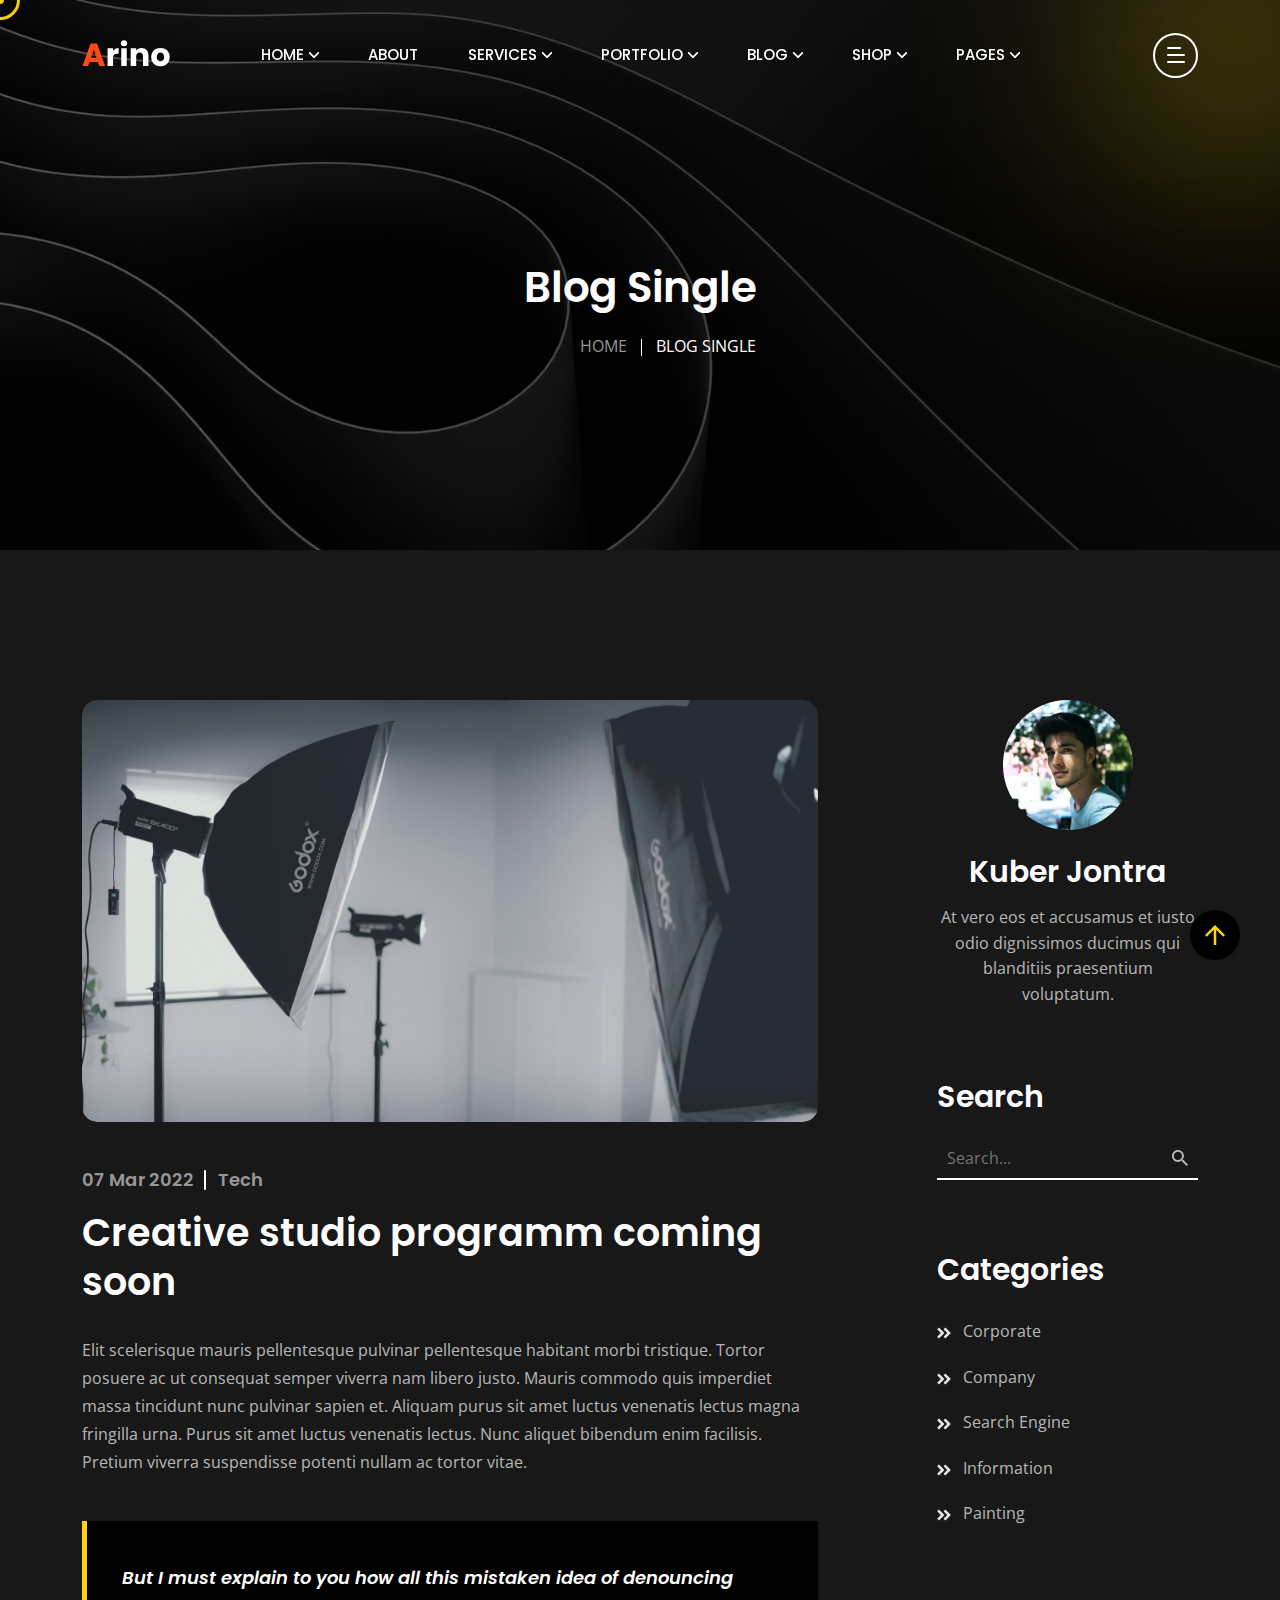
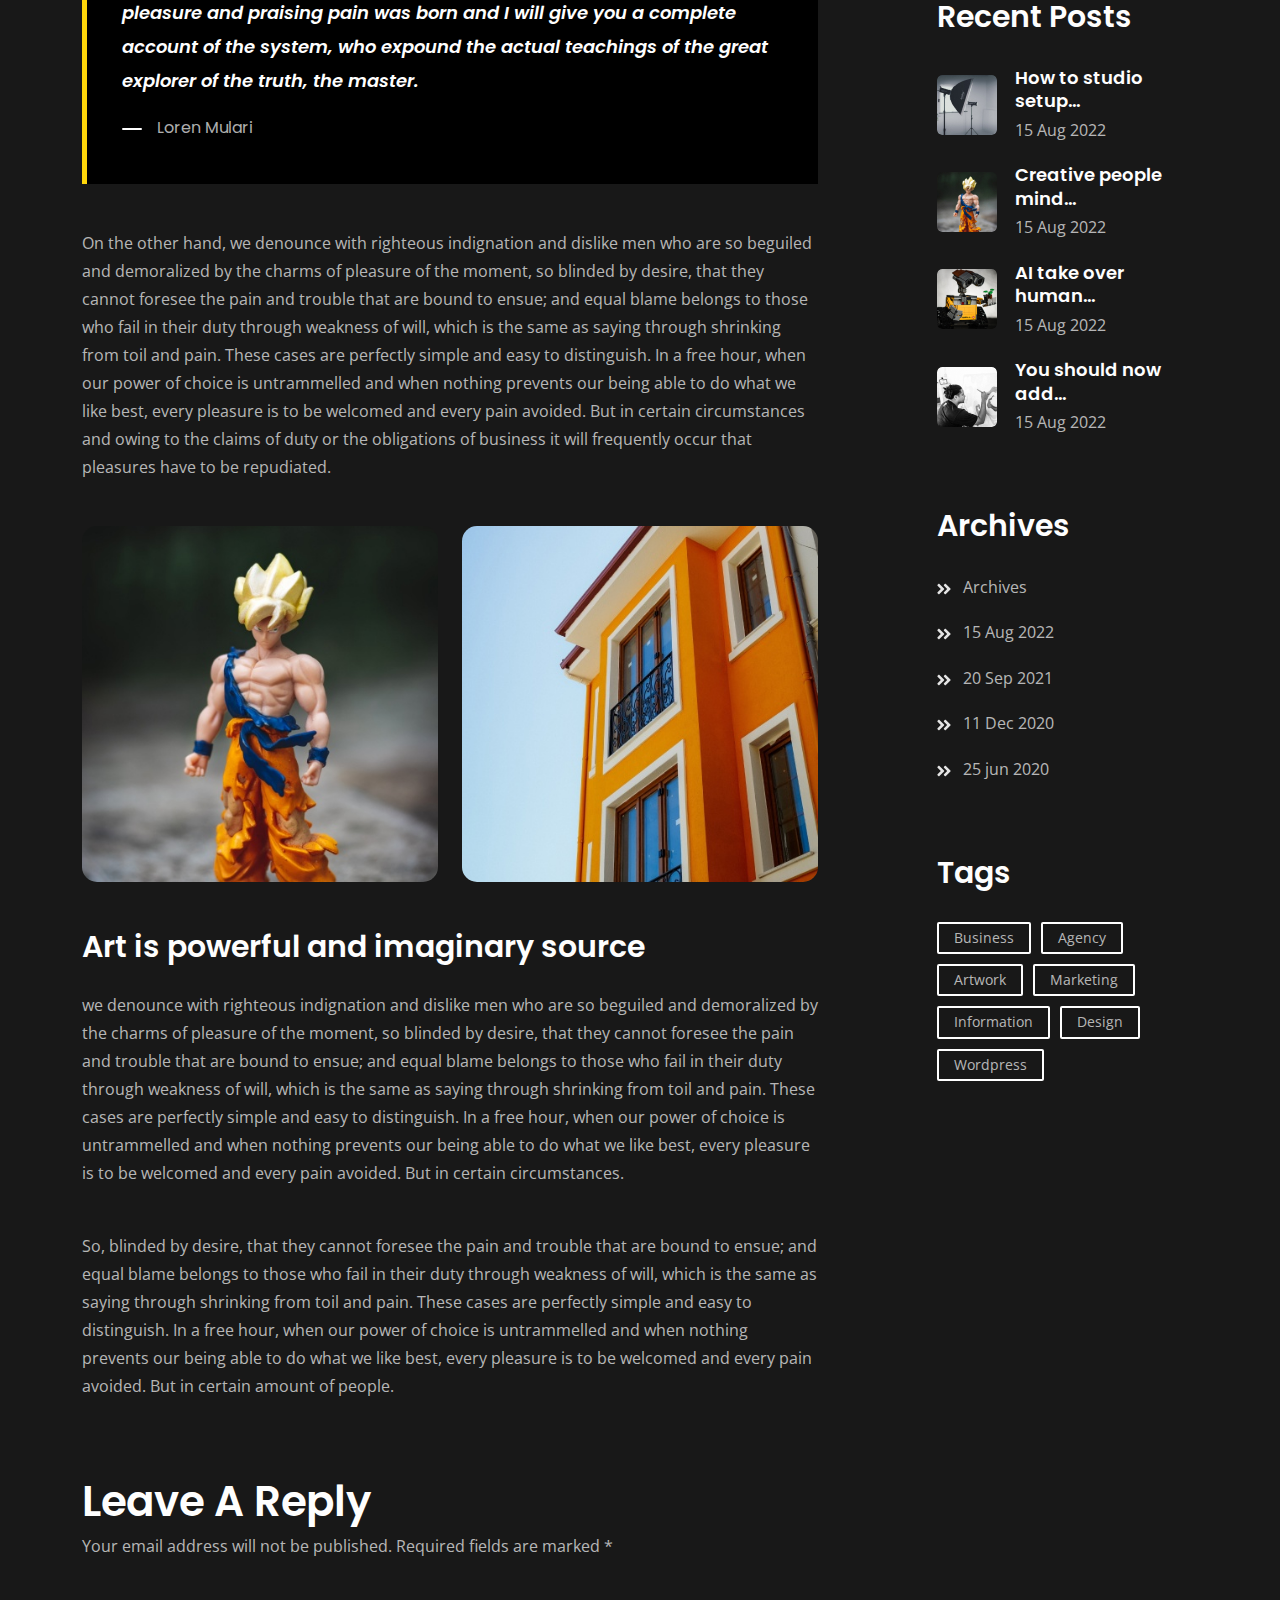
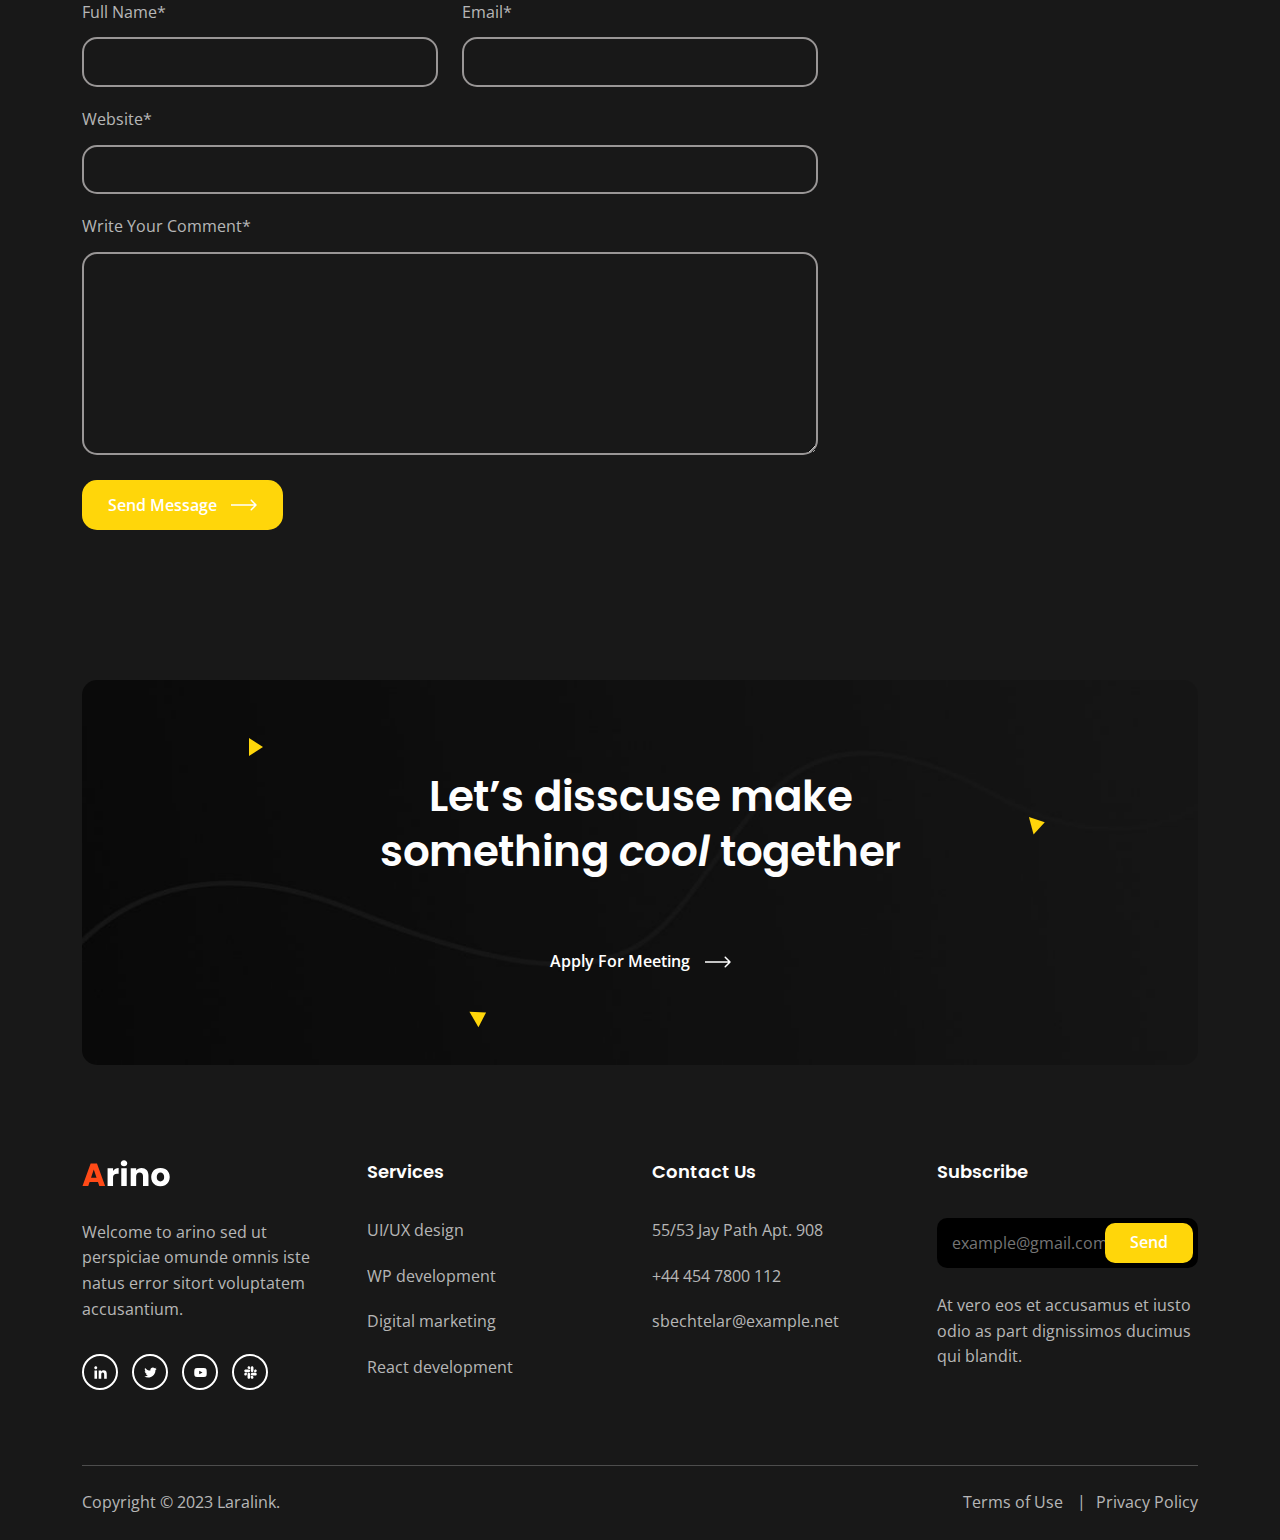
<file: blog-details.html>
<!DOCTYPE html>
<html class="no-js" lang="en">
  <head>
    <!-- Meta Tags -->
    <meta charset="utf-8">
    <meta http-equiv="x-ua-compatible" content="ie=edge">
    <meta name="viewport" content="width=device-width, initial-scale=1">
    <meta name="author" content="Laralink">
    <!-- Favicon Icon -->
    <link rel="icon" href="assets/img/favicon.png">
    <!-- Site Title -->
    <title>Arino - Creative Agency Template</title>
    <link rel="stylesheet" href="assets/css/plugins/bootstrap.min.css">
    <link rel="stylesheet" href="assets/css/plugins/fontawesome.min.css">
    <link rel="stylesheet" href="assets/css/plugins/slick.css">
    <link rel="stylesheet" href="assets/css/plugins/lightgallery.min.css">
    <link rel="stylesheet" href="assets/css/plugins/animate.css">
    <link rel="stylesheet" href="assets/css/style.css">
  </head>
  <body>
    <div class="cs-preloader cs-center">
      <div class="cs-preloader_in"></div>
    </div>
    <!-- Start Header Section -->
    <header class="cs-site_header cs-style1 text-uppercase cs-sticky_header">
      <div class="cs-main_header">
        <div class="container">
          <div class="cs-main_header_in">
            <div class="cs-main_header_left">
              <a class="cs-site_branding" href="index.html">
                <img src="assets/img/logo.svg" alt="Logo">
              </a>
            </div>
            <div class="cs-main_header_center">
              <div class="cs-nav cs-primary_font cs-medium">
                <ul class="cs-nav_list">
                  <li class="menu-item-has-children cs-mega_menu">
                    <a href="index.html">Home</a>
                    <ul class="cs-mega_wrapper">
                      <li>
                        <ul>
                          <li>
                            <a href="index.html" class="cs-nav_list_img">
                              <img src="assets/img/demo/main-home.jpeg" alt="Thumb">
                            </a>
                            <a href="index.html">Main Home</a>
                          </li>
                          <li>
                            <a href="architecture-agency.html" class="cs-nav_list_img">
                              <img src="assets/img/demo/architecture-agency.jpeg" alt="Thumb">
                            </a>
                            <a href="architecture-agency.html">Architecture Agency</a>
                            <span class="cs-header_badge">New</span>
                          </li>
                        </ul>
                      </li>
                      <li>
                        <ul>
                          <li>
                            <a href="photography-agency.html" class="cs-nav_list_img">
                              <img src="assets/img/demo/photography-agency.jpeg" alt="Thumb">
                            </a>
                            <a href="photography-agency.html">Photography Agency</a>
                          </li>
                          <li>
                            <a href="creative-solution.html" class="cs-nav_list_img">
                              <img src="assets/img/demo/creative-solution.jpeg" alt="Thumb">
                            </a>
                            <a href="creative-solution.html">Creative Solution</a>
                            <span class="cs-header_badge">New</span>
                          </li>
                        </ul>
                      </li>
                      <li>
                        <ul>
                          <li>
                            <a href="creative-portfolio.html" class="cs-nav_list_img">
                              <img src="assets/img/demo/portfolio.jpeg" alt="Thumb">
                            </a>
                            <a href="creative-portfolio.html">Creative Portfolio</a>
                          </li>
                          <li>
                            <a href="personal-portfolio.html" class="cs-nav_list_img">
                              <img src="assets/img/demo/personal-portfolio.jpeg" alt="Thumb">
                              <span class="cs-header_badge">New</span>
                            </a>
                            <a href="personal-portfolio.html">Personal Portfolio</a>
                          </li>
                        </ul>
                      </li>
                      <li>
                        <ul>
                          <li>
                            <a href="digital-agency.html" class="cs-nav_list_img">
                              <img src="assets/img/demo/digital-agency.jpeg" alt="Thumb">
                            </a>
                            <a href="digital-agency.html">Digital Agency</a>
                          </li>
                          <li>
                            <a href="https://arino-html-rtl.vercel.app" target="_blank" class="cs-nav_list_img">
                              <img src="assets/img/demo/rtl.jpeg" alt="Thumb">
                            </a>
                            <a href="https://arino-html-rtl.vercel.app" target="_blank">RTL Demo</a>
                          </li>
                        </ul>
                      </li>
                      <li>
                        <ul>
                          <li>
                            <a href="marketing-agency.html" class="cs-nav_list_img">
                              <img src="assets/img/demo/marketing.jpeg" alt="Thumb">
                            </a>
                            <a href="marketing-agency.html">Marketing Agency</a>
                          </li>
                          <li>
                            <a href="showcase-portfolio.html" class="cs-nav_list_img">
                              <img src="assets/img/demo/portfolio-showcase.jpeg" alt="Thumb">
                            </a>
                            <a href="showcase-portfolio.html">Portfolio Showcase</a>
                          </li>
                          <li>
                            <a href="case-study-showcase.html" class="cs-nav_list_img">
                              <img src="assets/img/demo/case-study-showcase.jpeg" alt="Thumb">
                            </a>
                            <a href="case-study-showcase.html">Case Study Showcase</a>
                          </li>
                        </ul>
                      </li>
                      <li>
                        <ul>
                          <li>
                            <a href="freelancer-agency.html" class="cs-nav_list_img">
                              <img src="assets/img/demo/freelancer-agency.jpeg" alt="Thumb">
                            </a>
                            <a href="freelancer-agency.html">Freelancing Agency</a>
                          </li>
                          <li>
                            <a href="video-showcase.html" class="cs-nav_list_img">
                              <img src="assets/img/demo/video-showcase.jpeg" alt="Thumb">
                              <span class="cs-header_badge">New</span>
                            </a>
                            <a href="video-showcase.html">Video Showcase</a>
                          </li>
                        </ul>
                      </li>
                    </ul>
                  </li>
                  <li>
                    <a href="about.html">About</a>
                  </li>
                  <li class="menu-item-has-children">
                    <a href="service.html">Services</a>
                    <ul>
                      <li>
                        <a href="service.html">Services</a>
                      </li>
                      <li>
                        <a href="service-details.html">Service Details</a>
                      </li>
                    </ul>
                  </li>
                  <li class="menu-item-has-children">
                    <a href="portfolio.html">Portfolio</a>
                    <ul>
                      <li>
                        <a href="portfolio.html">Portfolio</a>
                      </li>
                      <li>
                        <a href="portfolio-details.html">Portfolio Details</a>
                      </li>
                    </ul>
                  </li>
                  <li class="menu-item-has-children">
                    <a href="blog.html">Blog</a>
                    <ul>
                      <li>
                        <a href="blog.html">Blog</a>
                      </li>
                      <li>
                        <a href="blog-details.html">Blog Details</a>
                      </li>
                    </ul>
                  </li>
                  <li class="menu-item-has-children">
                    <a href="shop.html">Shop</a>
                    <ul>
                      <li>
                        <a href="shop.html">Our Shop</a>
                      </li>
                      <li>
                        <a href="shop-product-details.html">Shop Details</a>
                      </li>
                      <li>
                        <a href="shop-cart.html">Cart</a>
                      </li>
                      <li>
                        <a href="shop-checkout.html">Checkout</a>
                      </li>
                      <li>
                        <a href="shop-order-recived.html">Success Order</a>
                      </li>
                      <li>
                        <a href="shop-wishlist.html">Wishlist</a>
                      </li>
                    </ul>
                  </li>
                  <li class="menu-item-has-children">
                    <a href="#">Pages</a>
                    <ul>
                      <li>
                        <a href="contact.html">Contact</a>
                      </li>
                      <li>
                        <a href="team.html">Team</a>
                      </li>
                      <li>
                        <a href="team-details.html">Team Details</a>
                      </li>
                      <li>
                        <a href="case-study.html">Case Study Details</a>
                      </li>
                      <li>
                        <a href="faq.html">FAQ</a>
                      </li>
                    </ul>
                  </li>
                </ul>
              </div>
            </div>
            <div class="cs-main_header_right">
              <div class="cs-toolbox">
                <span class="cs-icon_btn">
                  <span class="cs-icon_btn_in">
                    <span></span>
                    <span></span>
                    <span></span>
                    <span></span>
                  </span>
                </span>
              </div>
            </div>
          </div>
        </div>
      </div>
    </header>
    <div class="cs-side_header">
      <button class="cs-close"></button>
      <div class="cs-side_header_overlay"></div>
      <div class="cs-side_header_in">
        <div class="cs-side_header_shape"></div>
        <a class="cs-site_branding" href="index.html">
          <img src="assets/img/footer_logo.svg" alt="Logo">
        </a>
        <div class="cs-side_header_box">
          <h2 class="cs-side_header_heading">Do you have a project in your <br> mind? Keep connect us. </h2>
        </div>
        <div class="cs-side_header_box">
          <h3 class="cs-side_header_title cs-primary_color">Contact Us</h3>
          <ul class="cs-contact_info cs-style1 cs-mp0">
            <li>
              <svg width="18" height="18" viewBox="0 0 18 18" fill="none" xmlns="http://www.w3.org/2000/svg">
                <path d="M17 12.5C15.75 12.5 14.55 12.3 13.43 11.93C13.08 11.82 12.69 11.9 12.41 12.17L10.21 14.37C7.38 12.93 5.06 10.62 3.62 7.79L5.82 5.58C6.1 5.31 6.18 4.92 6.07 4.57C5.7 3.45 5.5 2.25 5.5 1C5.5 0.45 5.05 0 4.5 0H1C0.45 0 0 0.45 0 1C0 10.39 7.61 18 17 18C17.55 18 18 17.55 18 17V13.5C18 12.95 17.55 12.5 17 12.5ZM9 0V10L12 7H18V0H9Z" fill="#FF4A17" />
              </svg>
              <span>+44 454 7800 112</span>
            </li>
            <li>
              <svg width="20" height="18" viewBox="0 0 20 18" fill="none" xmlns="http://www.w3.org/2000/svg">
                <path d="M20 6.98V16C20 17.1 19.1 18 18 18H2C0.9 18 0 17.1 0 16V4C0 2.9 0.9 2 2 2H12.1C12.04 2.32 12 2.66 12 3C12 4.48 12.65 5.79 13.67 6.71L10 9L2 4V6L10 11L15.3 7.68C15.84 7.88 16.4 8 17 8C18.13 8 19.16 7.61 20 6.98ZM14 3C14 4.66 15.34 6 17 6C18.66 6 20 4.66 20 3C20 1.34 18.66 0 17 0C15.34 0 14 1.34 14 3Z" fill="#FF4A17" />
              </svg>
              <span>infotech@arino.com</span>
            </li>
            <li>
              <svg width="14" height="20" viewBox="0 0 14 20" fill="none" xmlns="http://www.w3.org/2000/svg">
                <path d="M7 0C3.13 0 0 3.13 0 7C0 12.25 7 20 7 20C7 20 14 12.25 14 7C14 3.13 10.87 0 7 0ZM7 9.5C5.62 9.5 4.5 8.38 4.5 7C4.5 5.62 5.62 4.5 7 4.5C8.38 4.5 9.5 5.62 9.5 7C9.5 8.38 8.38 9.5 7 9.5Z" fill="#FF4A17" />
              </svg>
              <span>50 Wall Street Suite, 44150 <br>Ohio, United States </span>
            </li>
          </ul>
        </div>
        <div class="cs-side_header_box">
          <h3 class="cs-side_header_title cs-primary_color">Subscribe</h3>
          <div class="cs-newsletter cs-style1">
            <form action="#" class="cs-newsletter_form">
              <input type="email" class="cs-newsletter_input" placeholder="example@gmail.com">
              <button class="cs-newsletter_btn">
                <span>Send</span>
              </button>
            </form>
            <div class="cs-newsletter_text">At vero eos et accusamus et iusto odio as part dignissimos ducimus qui blandit.</div>
          </div>
        </div>
        <div class="cs-side_header_box">
          <div class="cs-social_btns cs-style1">
            <a href="#" class="cs-center">
              <svg width="15" height="15" viewBox="0 0 15 15" fill="none" xmlns="http://www.w3.org/2000/svg">
                <path d="M4.04799 13.7497H1.45647V5.4043H4.04799V13.7497ZM2.75084 4.2659C1.92215 4.2659 1.25 3.57952 1.25 2.75084C1.25 2.35279 1.40812 1.97105 1.68958 1.68958C1.97105 1.40812 2.35279 1.25 2.75084 1.25C3.14888 1.25 3.53063 1.40812 3.81209 1.68958C4.09355 1.97105 4.25167 2.35279 4.25167 2.75084C4.25167 3.57952 3.57924 4.2659 2.75084 4.2659ZM13.7472 13.7497H11.1613V9.68722C11.1613 8.71903 11.1417 7.4774 9.81389 7.4774C8.46652 7.4774 8.26004 8.5293 8.26004 9.61747V13.7497H5.67132V5.4043H8.15681V6.54269H8.19308C8.53906 5.887 9.38421 5.19503 10.6451 5.19503C13.2679 5.19503 13.75 6.92215 13.75 9.16546V13.7497H13.7472Z" fill="white"></path>
              </svg>
            </a>
            <a href="#" class="cs-center">
              <svg width="13" height="11" viewBox="0 0 13 11" fill="none" xmlns="http://www.w3.org/2000/svg">
                <path d="M11.4651 2.95396C11.4731 3.065 11.4731 3.17606 11.4731 3.2871C11.4731 6.67383 8.89535 10.5761 4.18402 10.5761C2.73255 10.5761 1.38421 10.1557 0.25 9.42608C0.456226 9.44986 0.654494 9.4578 0.868655 9.4578C2.06629 9.4578 3.16879 9.0533 4.04918 8.36326C2.92291 8.33946 1.97906 7.60183 1.65386 6.5866C1.81251 6.61038 1.97112 6.62624 2.1377 6.62624C2.36771 6.62624 2.59774 6.59451 2.81188 6.53901C1.63802 6.30105 0.757595 5.26996 0.757595 4.02472V3.99301C1.09864 4.18336 1.49524 4.30233 1.91558 4.31818C1.22554 3.85814 0.773464 3.07294 0.773464 2.1846C0.773464 1.70872 0.900344 1.27249 1.12244 0.891774C2.38355 2.44635 4.27919 3.46156 6.40481 3.57262C6.36516 3.38226 6.34136 3.184 6.34136 2.9857C6.34136 1.57388 7.4835 0.423828 8.90323 0.423828C9.64086 0.423828 10.3071 0.733156 10.7751 1.23284C11.354 1.1218 11.9093 0.907643 12.401 0.614185C12.2106 1.20906 11.8061 1.70875 11.2748 2.02598C11.7903 1.97049 12.29 1.82769 12.75 1.62942C12.4011 2.13702 11.9648 2.5891 11.4651 2.95396V2.95396Z" fill="white"></path>
              </svg>
            </a>
            <a href="#" class="cs-center">
              <svg width="13" height="9" viewBox="0 0 13 9" fill="none" xmlns="http://www.w3.org/2000/svg">
                <path d="M12.4888 1.48066C12.345 0.939353 11.9215 0.513038 11.3837 0.368362C10.4089 0.105469 6.5 0.105469 6.5 0.105469C6.5 0.105469 2.59116 0.105469 1.61633 0.368362C1.07853 0.513061 0.65496 0.939353 0.5112 1.48066C0.25 2.4618 0.25 4.50887 0.25 4.50887C0.25 4.50887 0.25 6.55595 0.5112 7.53709C0.65496 8.0784 1.07853 8.48695 1.61633 8.63163C2.59116 8.89452 6.5 8.89452 6.5 8.89452C6.5 8.89452 10.4088 8.89452 11.3837 8.63163C11.9215 8.48695 12.345 8.0784 12.4888 7.53709C12.75 6.55595 12.75 4.50887 12.75 4.50887C12.75 4.50887 12.75 2.4618 12.4888 1.48066V1.48066ZM5.22158 6.36746V2.65029L8.48861 4.50892L5.22158 6.36746V6.36746Z" fill="white"></path>
              </svg>
            </a>
            <a href="#" class="cs-center">
              <svg width="13" height="13" viewBox="0 0 13 13" fill="none" xmlns="http://www.w3.org/2000/svg">
                <path d="M2.87612 8.149C2.87612 8.87165 2.28571 9.46205 1.56306 9.46205C0.840402 9.46205 0.25 8.87165 0.25 8.149C0.25 7.42634 0.840402 6.83594 1.56306 6.83594H2.87612V8.149ZM3.53795 8.149C3.53795 7.42634 4.12835 6.83594 4.851 6.83594C5.57366 6.83594 6.16406 7.42634 6.16406 8.149V11.4369C6.16406 12.1596 5.57366 12.75 4.851 12.75C4.12835 12.75 3.53795 12.1596 3.53795 11.4369V8.149ZM4.851 2.87612C4.12835 2.87612 3.53795 2.28571 3.53795 1.56306C3.53795 0.840402 4.12835 0.25 4.851 0.25C5.57366 0.25 6.16406 0.840402 6.16406 1.56306V2.87612H4.851V2.87612ZM4.851 3.53795C5.57366 3.53795 6.16406 4.12835 6.16406 4.851C6.16406 5.57366 5.57366 6.16406 4.851 6.16406H1.56306C0.840402 6.16406 0.25 5.57366 0.25 4.851C0.25 4.12835 0.840402 3.53795 1.56306 3.53795H4.851V3.53795ZM10.1239 4.851C10.1239 4.12835 10.7143 3.53795 11.4369 3.53795C12.1596 3.53795 12.75 4.12835 12.75 4.851C12.75 5.57366 12.1596 6.16406 11.4369 6.16406H10.1239V4.851V4.851ZM9.46205 4.851C9.46205 5.57366 8.87165 6.16406 8.149 6.16406C7.42634 6.16406 6.83594 5.57366 6.83594 4.851V1.56306C6.83594 0.840402 7.42634 0.25 8.149 0.25C8.87165 0.25 9.46205 0.840402 9.46205 1.56306V4.851V4.851ZM8.149 10.1239C8.87165 10.1239 9.46205 10.7143 9.46205 11.4369C9.46205 12.1596 8.87165 12.75 8.149 12.75C7.42634 12.75 6.83594 12.1596 6.83594 11.4369V10.1239H8.149ZM8.149 9.46205C7.42634 9.46205 6.83594 8.87165 6.83594 8.149C6.83594 7.42634 7.42634 6.83594 8.149 6.83594H11.4369C12.1596 6.83594 12.75 7.42634 12.75 8.149C12.75 8.87165 12.1596 9.46205 11.4369 9.46205H8.149Z" fill="white"></path>
              </svg>
            </a>
          </div>
        </div>
      </div>
    </div>
    <!-- End Header Section -->
    <!-- Start Hero -->
    <div class="cs-page_heading cs-style1 cs-center text-center cs-bg" data-src="assets/img/blog_details_hero_bg.jpeg">
      <div class="container">
        <div class="cs-page_heading_in">
          <h1 class="cs-page_title cs-font_50 cs-white_color">Blog Single</h1>
          <ol class="breadcrumb text-uppercase">
            <li class="breadcrumb-item">
              <a href="index.html">Home</a>
            </li>
            <li class="breadcrumb-item active">Blog Single</li>
          </ol>
        </div>
      </div>
    </div>
    <!-- End Hero -->
    <div class="cs-height_150 cs-height_lg_80"></div>
    <!-- Start Blogs -->
    <section>
      <div class="container">
        <div class="row">
          <div class="col-lg-8">
            <div class="cs-post cs-style2">
              <div class="cs-post_thumb cs-radius_15">
                <img src="assets/img/post_5.jpeg" alt="Post" class="w-100 cs-radius_15">
              </div>
              <div class="cs-post_info">
                <div class="cs-post_meta cs-style1 cs-ternary_color cs-semi_bold cs-primary_font">
                  <span class="cs-posted_by">07 Mar 2022</span>
                  <a href="#" class="cs-post_avatar">Tech</a>
                </div>
                <h2 class="cs-post_title">Creative studio programm coming soon</h2>
                <p>Elit scelerisque mauris pellentesque pulvinar pellentesque habitant morbi tristique. Tortor posuere ac ut consequat semper viverra nam libero justo. Mauris commodo quis imperdiet massa tincidunt nunc pulvinar sapien et. Aliquam purus sit amet luctus venenatis lectus magna fringilla urna. Purus sit amet luctus venenatis lectus. Nunc aliquet bibendum enim facilisis. Pretium viverra suspendisse potenti nullam ac tortor vitae.</p>
                <blockquote class="cs-primary_font"> But I must explain to you how all this mistaken idea of denouncing pleasure and praising pain was born and I will give you a complete account of the system, who expound the actual teachings of the great explorer of the truth, the master. <small>Loren Mulari</small>
                </blockquote>
                <p>On the other hand, we denounce with righteous indignation and dislike men who are so beguiled and demoralized by the charms of pleasure of the moment, so blinded by desire, that they cannot foresee the pain and trouble that are bound to ensue; and equal blame belongs to those who fail in their duty through weakness of will, which is the same as saying through shrinking from toil and pain. These cases are perfectly simple and easy to distinguish. In a free hour, when our power of choice is untrammelled and when nothing prevents our being able to do what we like best, every pleasure is to be welcomed and every pain avoided. But in certain circumstances and owing to the claims of duty or the obligations of business it will frequently occur that pleasures have to be repudiated.</p>
                <div class="row">
                  <div class="col-md-6">
                    <img src="assets/img/blog_details_img_1.jpeg" alt="Blog Details" class="cs-radius_15 w-100">
                    <div class="cs-height_45 cs-height_lg_45"></div>
                  </div>
                  <div class="col-md-6">
                    <img src="assets/img/blog_details_img_2.jpeg" alt="Blog Details" class="cs-radius_15 w-100">
                    <div class="cs-height_45 cs-height_lg_45"></div>
                  </div>
                </div>
                <h3>Art is powerful and imaginary source</h3>
                <p>we denounce with righteous indignation and dislike men who are so beguiled and demoralized by the charms of pleasure of the moment, so blinded by desire, that they cannot foresee the pain and trouble that are bound to ensue; and equal blame belongs to those who fail in their duty through weakness of will, which is the same as saying through shrinking from toil and pain. These cases are perfectly simple and easy to distinguish. In a free hour, when our power of choice is untrammelled and when nothing prevents our being able to do what we like best, every pleasure is to be welcomed and every pain avoided. But in certain circumstances.</p>
                <p>So, blinded by desire, that they cannot foresee the pain and trouble that are bound to ensue; and equal blame belongs to those who fail in their duty through weakness of will, which is the same as saying through shrinking from toil and pain. These cases are perfectly simple and easy to distinguish. In a free hour, when our power of choice is untrammelled and when nothing prevents our being able to do what we like best, every pleasure is to be welcomed and every pain avoided. But in certain amount of people.</p>
              </div>
            </div>
            <div class="cs-height_30 cs-height_lg_30"></div>
            <h2 class="cs-font_50 cs-m0">Leave A Reply</h2>
            <div class="cs-height_5 cs-height_lg_5"></div>
            <p class="cs-m0">Your email address will not be published. Required fields are marked *</p>
            <div class="cs-height_40 cs-height_lg_30"></div>
            <form action="#" class="row">
              <div class="col-lg-6">
                <label>Full Name*</label>
                <input type="text" class="cs-form_field">
                <div class="cs-height_20 cs-height_lg_20"></div>
              </div>
              <div class="col-lg-6">
                <label>Email*</label>
                <input type="text" class="cs-form_field">
                <div class="cs-height_20 cs-height_lg_20"></div>
              </div>
              <div class="col-lg-12">
                <label>Website*</label>
                <input type="text" class="cs-form_field">
                <div class="cs-height_20 cs-height_lg_20"></div>
              </div>
              <div class="col-lg-12">
                <label>Write Your Comment*</label>
                <textarea cols="30" rows="7" class="cs-form_field"></textarea>
                <div class="cs-height_25 cs-height_lg_25"></div>
              </div>
              <div class="col-lg-12">
                <button class="cs-btn cs-style1">
                  <span>Send Message</span>
                  <svg width="26" height="12" viewBox="0 0 26 12" fill="none" xmlns="http://www.w3.org/2000/svg">
                    <path d="M25.5303 6.53033C25.8232 6.23744 25.8232 5.76256 25.5303 5.46967L20.7574 0.696699C20.4645 0.403806 19.9896 0.403806 19.6967 0.696699C19.4038 0.989593 19.4038 1.46447 19.6967 1.75736L23.9393 6L19.6967 10.2426C19.4038 10.5355 19.4038 11.0104 19.6967 11.3033C19.9896 11.5962 20.4645 11.5962 20.7574 11.3033L25.5303 6.53033ZM0 6.75H25V5.25H0V6.75Z" fill="currentColor" />
                  </svg>
                </button>
              </div>
            </form>
          </div>
          <div class="col-xl-3 col-lg-4 offset-xl-1">
            <div class="cs-height_0 cs-height_lg_80"></div>
            <div class="cs-sidebar cs-right_sidebar cs-accent_5_bg_2">
              <div class="cs-sidebar_item author_search text-center">
                <div class="cs-author_card">
                  <img src="assets/img/avatar_1.png" alt="Aauthor">
                  <h3>Kuber Jontra</h3>
                  <p>At vero eos et accusamus et iusto odio dignissimos ducimus qui blanditiis praesentium voluptatum.</p>
                </div>
              </div>
              <div class="cs-sidebar_item widget_search">
                <h4 class="cs-sidebar_widget_title">Search</h4>
                <form class="cs-sidebar_search" action="#">
                  <input type="text" placeholder="Search...">
                  <button class="cs-sidebar_search_btn">
                    <svg width="16" height="16" viewBox="0 0 16 16" fill="none" xmlns="http://www.w3.org/2000/svg">
                      <path d="M11.4351 10.0629H10.7124L10.4563 9.81589C11.3528 8.77301 11.8925 7.4191 11.8925 5.94625C11.8925 2.66209 9.23042 0 5.94625 0C2.66209 0 0 2.66209 0 5.94625C0 9.23042 2.66209 11.8925 5.94625 11.8925C7.4191 11.8925 8.77301 11.3528 9.81589 10.4563L10.0629 10.7124V11.4351L14.6369 16L16 14.6369L11.4351 10.0629ZM5.94625 10.0629C3.66838 10.0629 1.82962 8.22413 1.82962 5.94625C1.82962 3.66838 3.66838 1.82962 5.94625 1.82962C8.22413 1.82962 10.0629 3.66838 10.0629 5.94625C10.0629 8.22413 8.22413 10.0629 5.94625 10.0629Z" fill="currentColor" />
                    </svg>
                  </button>
                </form>
              </div>
              <div class="cs-sidebar_item widget_categories">
                <h4 class="cs-sidebar_widget_title">Categories</h4>
                <ul>
                  <li class="cat-item">
                    <a href="#">Corporate</a>
                  </li>
                  <li class="cat-item">
                    <a href="#">Company</a>
                  </li>
                  <li class="cat-item">
                    <a href="#">Search Engine</a>
                  </li>
                  <li class="cat-item">
                    <a href="#">Information</a>
                  </li>
                  <li class="cat-item">
                    <a href="#">Painting</a>
                  </li>
                </ul>
              </div>
              <div class="cs-sidebar_item">
                <h4 class="cs-sidebar_widget_title">Recent Posts</h4>
                <ul class="cs-recent_posts">
                  <li>
                    <div class="cs-recent_post">
                      <a href="#" class="cs-recent_post_thumb">
                        <div class="cs-recent_post_thumb_in cs-bg" data-src="assets/img/recent_post_1.jpeg"></div>
                      </a>
                      <div class="cs-recent_post_info">
                        <h3 class="cs-recent_post_title">
                          <a href="#">How to studio setup...</a>
                        </h3>
                        <div class="cs-recent_post_date cs-primary_40_color">15 Aug 2022</div>
                      </div>
                    </div>
                  </li>
                  <li>
                    <div class="cs-recent_post">
                      <a href="#" class="cs-recent_post_thumb">
                        <div class="cs-recent_post_thumb_in cs-bg" data-src="assets/img/recent_post_2.jpeg"></div>
                      </a>
                      <div class="cs-recent_post_info">
                        <h3 class="cs-recent_post_title">
                          <a href="#">Creative people mind...</a>
                        </h3>
                        <div class="cs-recent_post_date cs-primary_40_color">15 Aug 2022</div>
                      </div>
                    </div>
                  </li>
                  <li>
                    <div class="cs-recent_post">
                      <a href="#" class="cs-recent_post_thumb">
                        <div class="cs-recent_post_thumb_in cs-bg" data-src="assets/img/recent_post_3.jpeg"></div>
                      </a>
                      <div class="cs-recent_post_info">
                        <h3 class="cs-recent_post_title">
                          <a href="#">AI take over human...</a>
                        </h3>
                        <div class="cs-recent_post_date cs-primary_40_color">15 Aug 2022</div>
                      </div>
                    </div>
                  </li>
                  <li>
                    <div class="cs-recent_post">
                      <a href="#" class="cs-recent_post_thumb">
                        <div class="cs-recent_post_thumb_in cs-bg" data-src="assets/img/recent_post_4.jpeg"></div>
                      </a>
                      <div class="cs-recent_post_info">
                        <h3 class="cs-recent_post_title">
                          <a href="#">You should now add...</a>
                        </h3>
                        <div class="cs-recent_post_date cs-primary_40_color">15 Aug 2022</div>
                      </div>
                    </div>
                  </li>
                </ul>
              </div>
              <div class="cs-sidebar_item widget_archive">
                <h4 class="cs-sidebar_widget_title">Archives</h4>
                <ul>
                  <li>
                    <a href="#">Archives</a>
                  </li>
                  <li>
                    <a href="#">15 Aug 2022</a>
                  </li>
                  <li>
                    <a href="#">20 Sep 2021</a>
                  </li>
                  <li>
                    <a href="#">11 Dec 2020</a>
                  </li>
                  <li>
                    <a href="#">25 jun 2020</a>
                  </li>
                </ul>
              </div>
              <div class="cs-sidebar_item widget_tag_cloud">
                <h4 class="cs-sidebar_widget_title">Tags</h4>
                <div class="tagcloud">
                  <a href="#" class="tag-cloud-link">Business</a>
                  <a href="#" class="tag-cloud-link">Agency</a>
                  <a href="#" class="tag-cloud-link">Artwork</a>
                  <a href="#" class="tag-cloud-link">Marketing</a>
                  <a href="#" class="tag-cloud-link">Information</a>
                  <a href="#" class="tag-cloud-link">Design</a>
                  <a href="#" class="tag-cloud-link">Wordpress</a>
                </div>
              </div>
            </div>
          </div>
        </div>
      </div>
    </section>
    <!-- End Blogs -->
    <div class="cs-height_150 cs-height_lg_80"></div>
    <!-- Start CTA -->
    <section>
      <div class="container">
        <div class="cs-cta cs-style1 cs-bg text-center cs-shape_wrap_1 cs-position_1" data-src="assets/img/cta_bg.jpeg">
          <div class="cs-shape_1"></div>
          <div class="cs-shape_1"></div>
          <div class="cs-shape_1"></div>
          <div class="cs-cta_in">
            <h2 class="cs-cta_title cs-semi_bold cs-m0">Let’s disscuse make <br>something <i>cool</i> together </h2>
            <div class="cs-height_70 cs-height_lg_30"></div>
            <a href="contact.html" class="cs-text_btn">
              <span>Apply For Meeting</span>
              <svg width="26" height="12" viewBox="0 0 26 12" fill="none" xmlns="http://www.w3.org/2000/svg">
                <path d="M25.5307 6.53033C25.8236 6.23744 25.8236 5.76256 25.5307 5.46967L20.7577 0.696699C20.4648 0.403806 19.99 0.403806 19.6971 0.696699C19.4042 0.989593 19.4042 1.46447 19.6971 1.75736L23.9397 6L19.6971 10.2426C19.4042 10.5355 19.4042 11.0104 19.6971 11.3033C19.99 11.5962 20.4648 11.5962 20.7577 11.3033L25.5307 6.53033ZM0.000366211 6.75H25.0004V5.25H0.000366211V6.75Z" fill="currentColor" />
              </svg>
            </a>
          </div>
        </div>
      </div>
    </section>
    <!-- End CTA -->
    <!-- Start Footer -->
    <footer class="cs-fooer">
      <div class="cs-fooer_main">
        <div class="container">
          <div class="row">
            <div class="col-lg-3 col-sm-6">
              <div class="cs-footer_item">
                <div class="cs-text_widget">
                  <img src="assets/img/footer_logo.svg" alt="Thumb">
                  <p>Welcome to arino sed ut perspiciae omunde omnis iste natus error sitort voluptatem accusantium.</p>
                </div>
                <div class="cs-social_btns cs-style1">
                  <a href="#" class="cs-center">
                    <svg width="15" height="15" viewBox="0 0 15 15" fill="none" xmlns="http://www.w3.org/2000/svg">
                      <path d="M4.04799 13.7497H1.45647V5.4043H4.04799V13.7497ZM2.75084 4.2659C1.92215 4.2659 1.25 3.57952 1.25 2.75084C1.25 2.35279 1.40812 1.97105 1.68958 1.68958C1.97105 1.40812 2.35279 1.25 2.75084 1.25C3.14888 1.25 3.53063 1.40812 3.81209 1.68958C4.09355 1.97105 4.25167 2.35279 4.25167 2.75084C4.25167 3.57952 3.57924 4.2659 2.75084 4.2659ZM13.7472 13.7497H11.1613V9.68722C11.1613 8.71903 11.1417 7.4774 9.81389 7.4774C8.46652 7.4774 8.26004 8.5293 8.26004 9.61747V13.7497H5.67132V5.4043H8.15681V6.54269H8.19308C8.53906 5.887 9.38421 5.19503 10.6451 5.19503C13.2679 5.19503 13.75 6.92215 13.75 9.16546V13.7497H13.7472Z" fill="white" />
                    </svg>
                  </a>
                  <a href="#" class="cs-center">
                    <svg width="13" height="11" viewBox="0 0 13 11" fill="none" xmlns="http://www.w3.org/2000/svg">
                      <path d="M11.4651 2.95396C11.4731 3.065 11.4731 3.17606 11.4731 3.2871C11.4731 6.67383 8.89535 10.5761 4.18402 10.5761C2.73255 10.5761 1.38421 10.1557 0.25 9.42608C0.456226 9.44986 0.654494 9.4578 0.868655 9.4578C2.06629 9.4578 3.16879 9.0533 4.04918 8.36326C2.92291 8.33946 1.97906 7.60183 1.65386 6.5866C1.81251 6.61038 1.97112 6.62624 2.1377 6.62624C2.36771 6.62624 2.59774 6.59451 2.81188 6.53901C1.63802 6.30105 0.757595 5.26996 0.757595 4.02472V3.99301C1.09864 4.18336 1.49524 4.30233 1.91558 4.31818C1.22554 3.85814 0.773464 3.07294 0.773464 2.1846C0.773464 1.70872 0.900344 1.27249 1.12244 0.891774C2.38355 2.44635 4.27919 3.46156 6.40481 3.57262C6.36516 3.38226 6.34136 3.184 6.34136 2.9857C6.34136 1.57388 7.4835 0.423828 8.90323 0.423828C9.64086 0.423828 10.3071 0.733156 10.7751 1.23284C11.354 1.1218 11.9093 0.907643 12.401 0.614185C12.2106 1.20906 11.8061 1.70875 11.2748 2.02598C11.7903 1.97049 12.29 1.82769 12.75 1.62942C12.4011 2.13702 11.9648 2.5891 11.4651 2.95396V2.95396Z" fill="white" />
                    </svg>
                  </a>
                  <a href="#" class="cs-center">
                    <svg width="13" height="9" viewBox="0 0 13 9" fill="none" xmlns="http://www.w3.org/2000/svg">
                      <path d="M12.4888 1.48066C12.345 0.939353 11.9215 0.513038 11.3837 0.368362C10.4089 0.105469 6.5 0.105469 6.5 0.105469C6.5 0.105469 2.59116 0.105469 1.61633 0.368362C1.07853 0.513061 0.65496 0.939353 0.5112 1.48066C0.25 2.4618 0.25 4.50887 0.25 4.50887C0.25 4.50887 0.25 6.55595 0.5112 7.53709C0.65496 8.0784 1.07853 8.48695 1.61633 8.63163C2.59116 8.89452 6.5 8.89452 6.5 8.89452C6.5 8.89452 10.4088 8.89452 11.3837 8.63163C11.9215 8.48695 12.345 8.0784 12.4888 7.53709C12.75 6.55595 12.75 4.50887 12.75 4.50887C12.75 4.50887 12.75 2.4618 12.4888 1.48066V1.48066ZM5.22158 6.36746V2.65029L8.48861 4.50892L5.22158 6.36746V6.36746Z" fill="white" />
                    </svg>
                  </a>
                  <a href="#" class="cs-center">
                    <svg width="13" height="13" viewBox="0 0 13 13" fill="none" xmlns="http://www.w3.org/2000/svg">
                      <path d="M2.87612 8.149C2.87612 8.87165 2.28571 9.46205 1.56306 9.46205C0.840402 9.46205 0.25 8.87165 0.25 8.149C0.25 7.42634 0.840402 6.83594 1.56306 6.83594H2.87612V8.149ZM3.53795 8.149C3.53795 7.42634 4.12835 6.83594 4.851 6.83594C5.57366 6.83594 6.16406 7.42634 6.16406 8.149V11.4369C6.16406 12.1596 5.57366 12.75 4.851 12.75C4.12835 12.75 3.53795 12.1596 3.53795 11.4369V8.149ZM4.851 2.87612C4.12835 2.87612 3.53795 2.28571 3.53795 1.56306C3.53795 0.840402 4.12835 0.25 4.851 0.25C5.57366 0.25 6.16406 0.840402 6.16406 1.56306V2.87612H4.851V2.87612ZM4.851 3.53795C5.57366 3.53795 6.16406 4.12835 6.16406 4.851C6.16406 5.57366 5.57366 6.16406 4.851 6.16406H1.56306C0.840402 6.16406 0.25 5.57366 0.25 4.851C0.25 4.12835 0.840402 3.53795 1.56306 3.53795H4.851V3.53795ZM10.1239 4.851C10.1239 4.12835 10.7143 3.53795 11.4369 3.53795C12.1596 3.53795 12.75 4.12835 12.75 4.851C12.75 5.57366 12.1596 6.16406 11.4369 6.16406H10.1239V4.851V4.851ZM9.46205 4.851C9.46205 5.57366 8.87165 6.16406 8.149 6.16406C7.42634 6.16406 6.83594 5.57366 6.83594 4.851V1.56306C6.83594 0.840402 7.42634 0.25 8.149 0.25C8.87165 0.25 9.46205 0.840402 9.46205 1.56306V4.851V4.851ZM8.149 10.1239C8.87165 10.1239 9.46205 10.7143 9.46205 11.4369C9.46205 12.1596 8.87165 12.75 8.149 12.75C7.42634 12.75 6.83594 12.1596 6.83594 11.4369V10.1239H8.149ZM8.149 9.46205C7.42634 9.46205 6.83594 8.87165 6.83594 8.149C6.83594 7.42634 7.42634 6.83594 8.149 6.83594H11.4369C12.1596 6.83594 12.75 7.42634 12.75 8.149C12.75 8.87165 12.1596 9.46205 11.4369 9.46205H8.149Z" fill="white" />
                    </svg>
                  </a>
                </div>
              </div>
            </div>
            <div class="col-lg-3 col-sm-6">
              <div class="cs-footer_item">
                <h2 class="cs-widget_title">Services</h2>
                <ul class="cs-menu_widget cs-mp0">
                  <li>
                    <a href="service-details.html">UI/UX design</a>
                  </li>
                  <li>
                    <a href="service-details.html">WP development</a>
                  </li>
                  <li>
                    <a href="service-details.html">Digital marketing</a>
                  </li>
                  <li>
                    <a href="service-details.html">React development</a>
                  </li>
                </ul>
              </div>
            </div>
            <div class="col-lg-3 col-sm-6">
              <div class="cs-footer_item">
                <h2 class="cs-widget_title">Contact Us</h2>
                <ul class="cs-menu_widget cs-mp0">
                  <li>55/53 Jay Path Apt. 908</li>
                  <li>+44 454 7800 112</li>
                  <li>sbechtelar@example.net</li>
                </ul>
              </div>
            </div>
            <div class="col-lg-3 col-sm-6">
              <div class="cs-footer_item">
                <h2 class="cs-widget_title">Subscribe</h2>
                <div class="cs-newsletter cs-style1">
                  <form action="#" class="cs-newsletter_form">
                    <input type="email" class="cs-newsletter_input" placeholder="example@gmail.com">
                    <button class="cs-newsletter_btn">
                      <span>Send</span>
                    </button>
                  </form>
                  <div class="cs-newsletter_text">At vero eos et accusamus et iusto odio as part dignissimos ducimus qui blandit.</div>
                </div>
              </div>
            </div>
          </div>
        </div>
      </div>
      <div class="container">
        <div class="cs-bottom_footer">
          <div class="cs-bottom_footer_left">
            <div class="cs-copyright">Copyright © 2023 Laralink.</div>
          </div>
          <div class="cs-bottom_footer_right">
            <ul class="cs-footer_links cs-mp0">
              <li>
                <a href="">Terms of Use</a>
              </li>
              <li>
                <a href="">Privacy Policy</a>
              </li>
            </ul>
          </div>
        </div>
      </div>
    </footer>
    <!-- End Footer -->
    <span class="cs-scrollup">
      <svg width="20" height="20" viewBox="0 0 20 20" fill="none" xmlns="http://www.w3.org/2000/svg">
        <path d="M0 10L1.7625 11.7625L8.75 4.7875V20H11.25V4.7875L18.225 11.775L20 10L10 0L0 10Z" fill="currentColor" />
      </svg>
    </span>
    <!-- Start Video Popup -->
    <div class="cs-video_popup">
      <div class="cs-video_popup_overlay"></div>
      <div class="cs-video_popup_content">
        <div class="cs-video_popup_layer"></div>
        <div class="cs-video_popup_container">
          <div class="cs-video_popup_align">
            <div class="embed-responsive embed-responsive-16by9">
              <iframe class="embed-responsive-item" src="about:blank"></iframe>
            </div>
          </div>
          <div class="cs-video_popup_close"></div>
        </div>
      </div>
    </div>
    <!-- End Video Popup -->
    <!-- Script -->
    <script src="assets/js/plugins/jquery-3.6.0.min.js"></script>
    <script src="assets/js/plugins/isotope.pkg.min.js"></script>
    <script src="assets/js/plugins/jquery.slick.min.js"></script>
    <script src="assets/js/plugins/jquery.counter.min.js"></script>
    <script src="assets/js/plugins/lightgallery.min.js"></script>
    <script src="assets/js/plugins/wow.min.js"></script>
    <script src="assets/js/plugins/gsap.min.js"></script>
    <script src="assets/js/main.js"></script>
  </body>
</html>
</file>
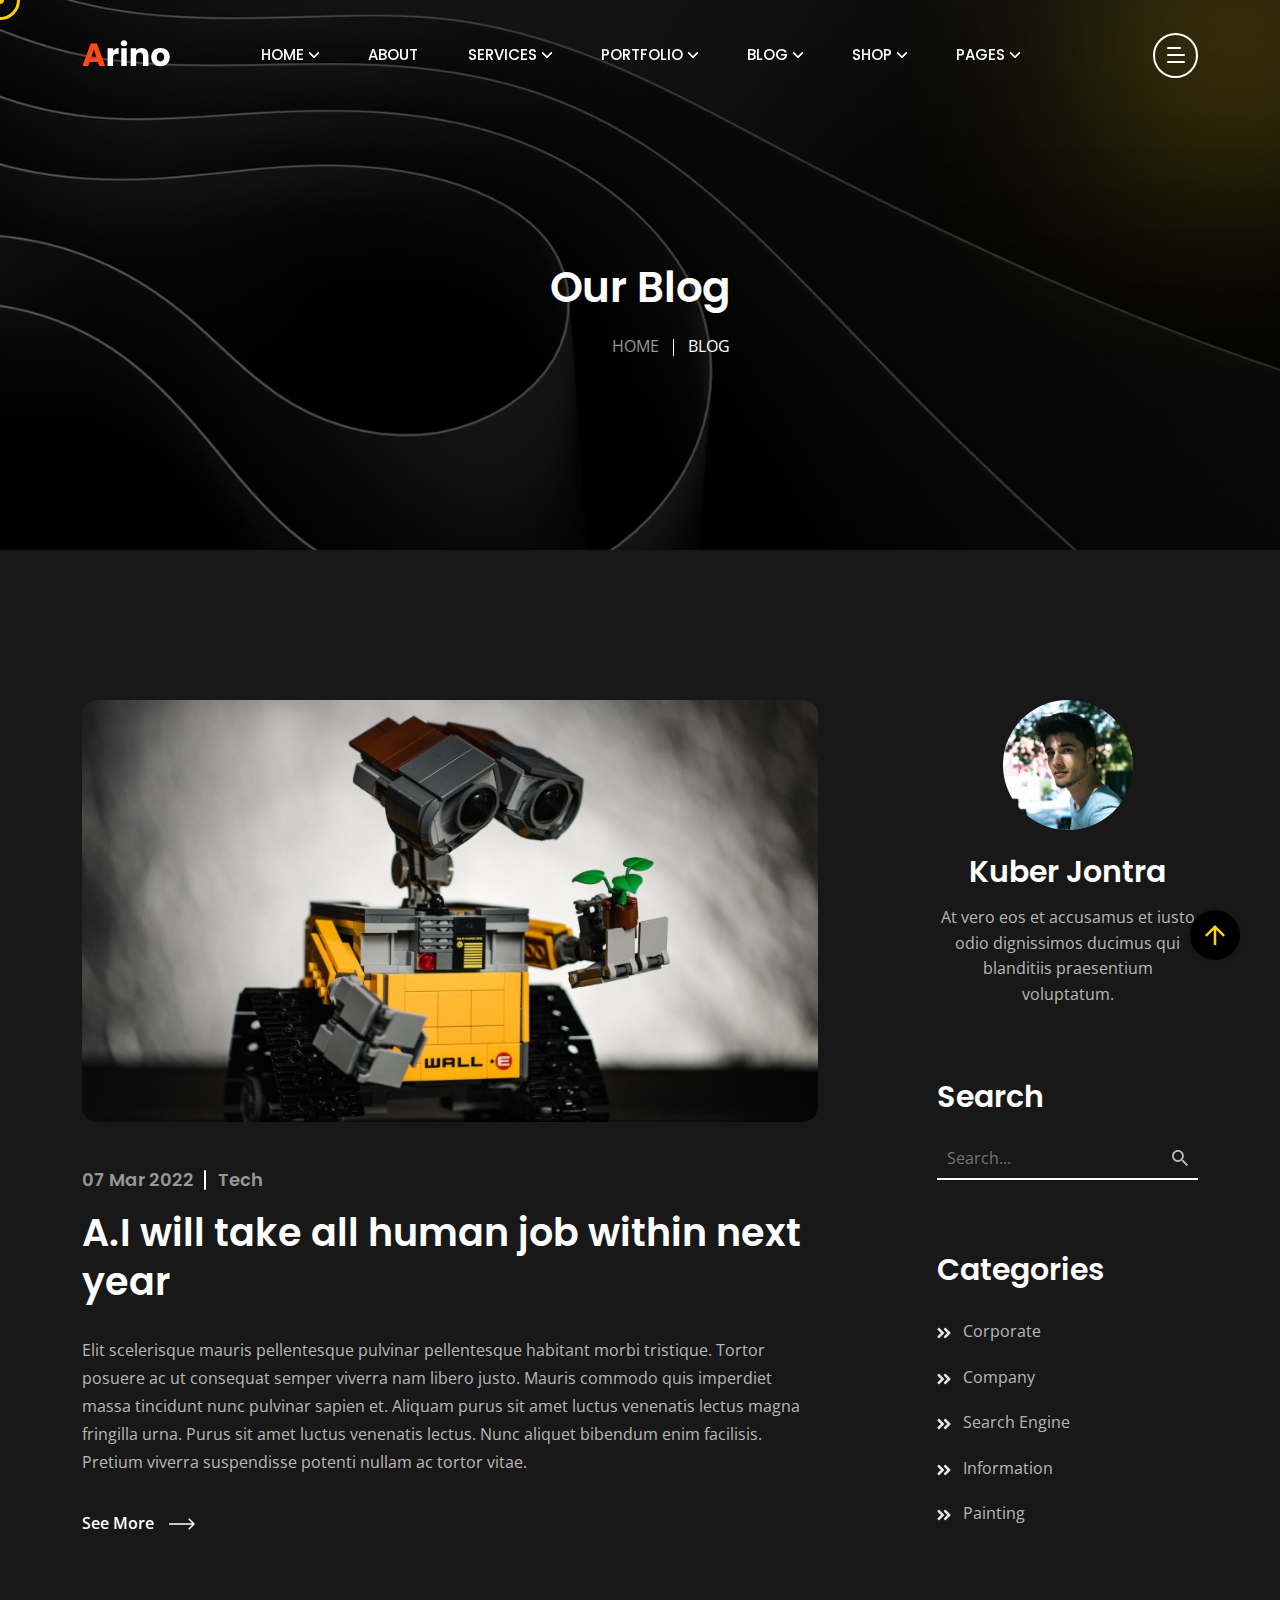
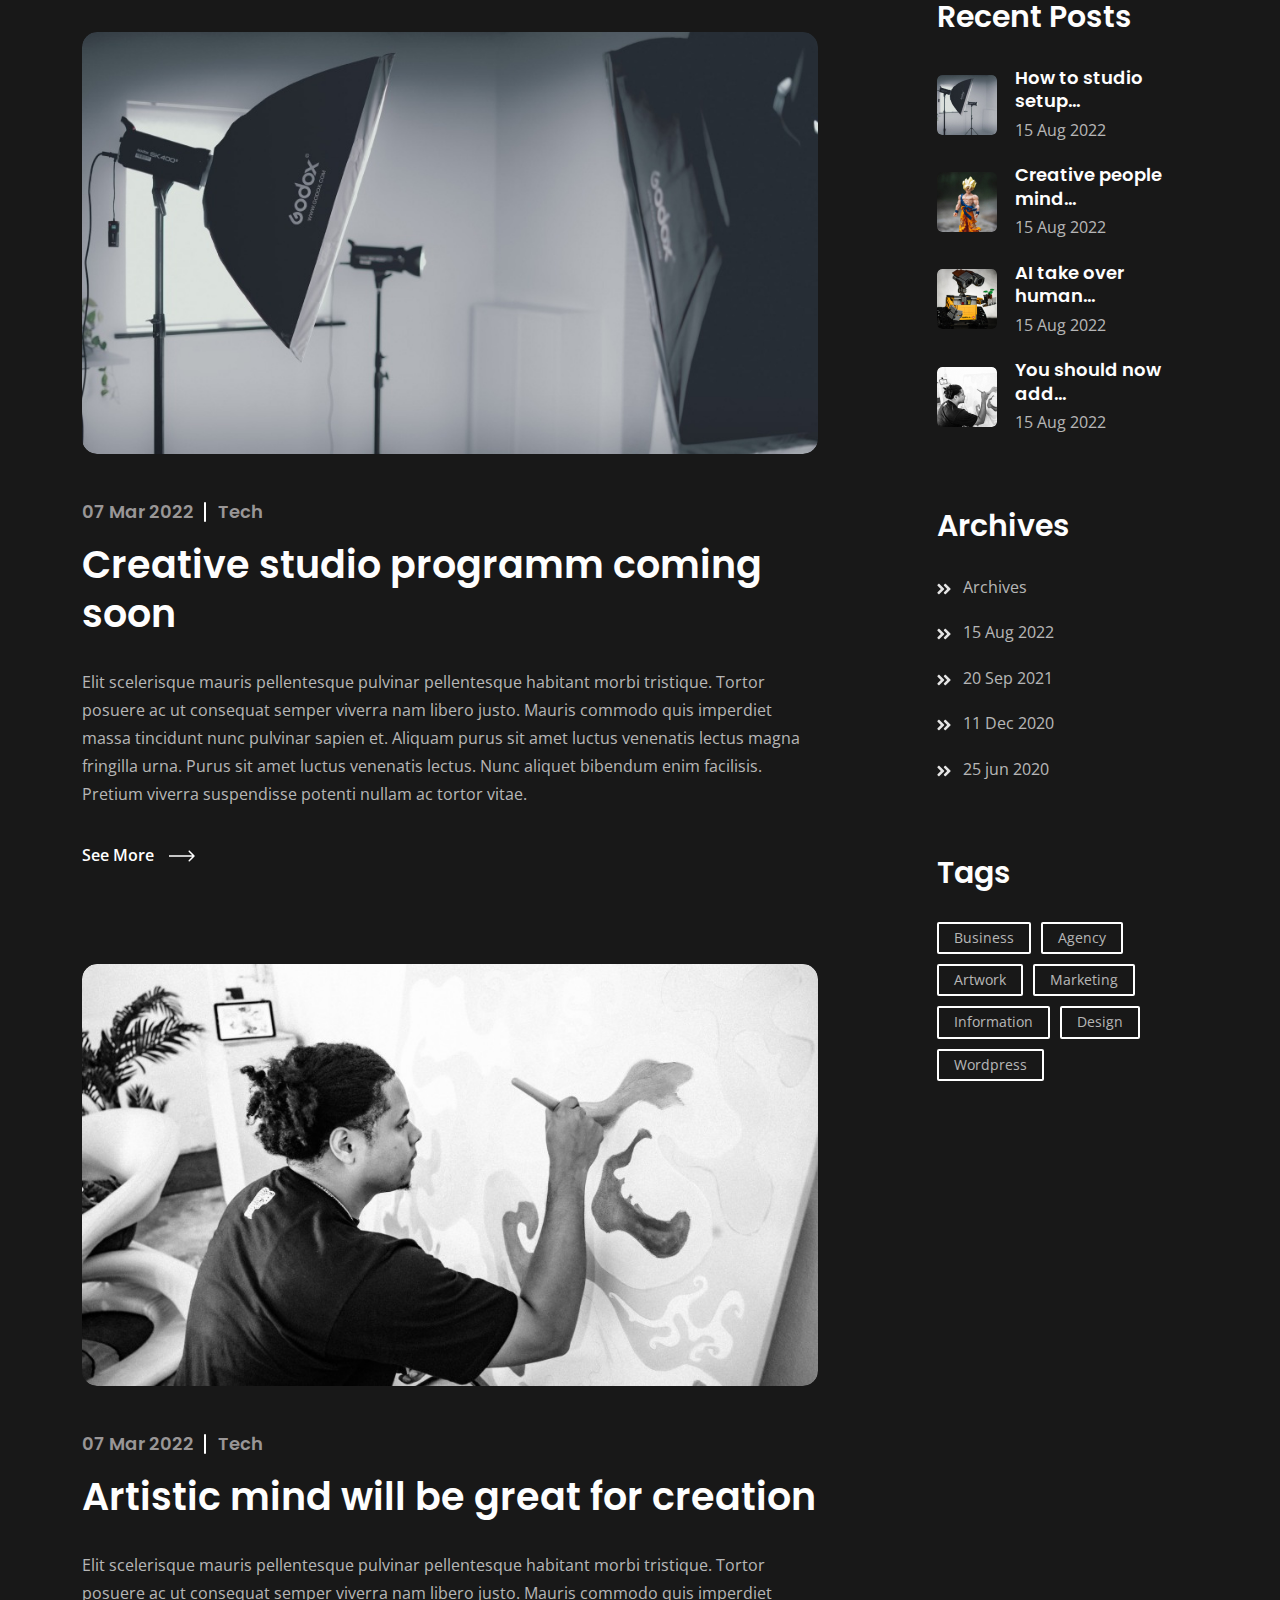
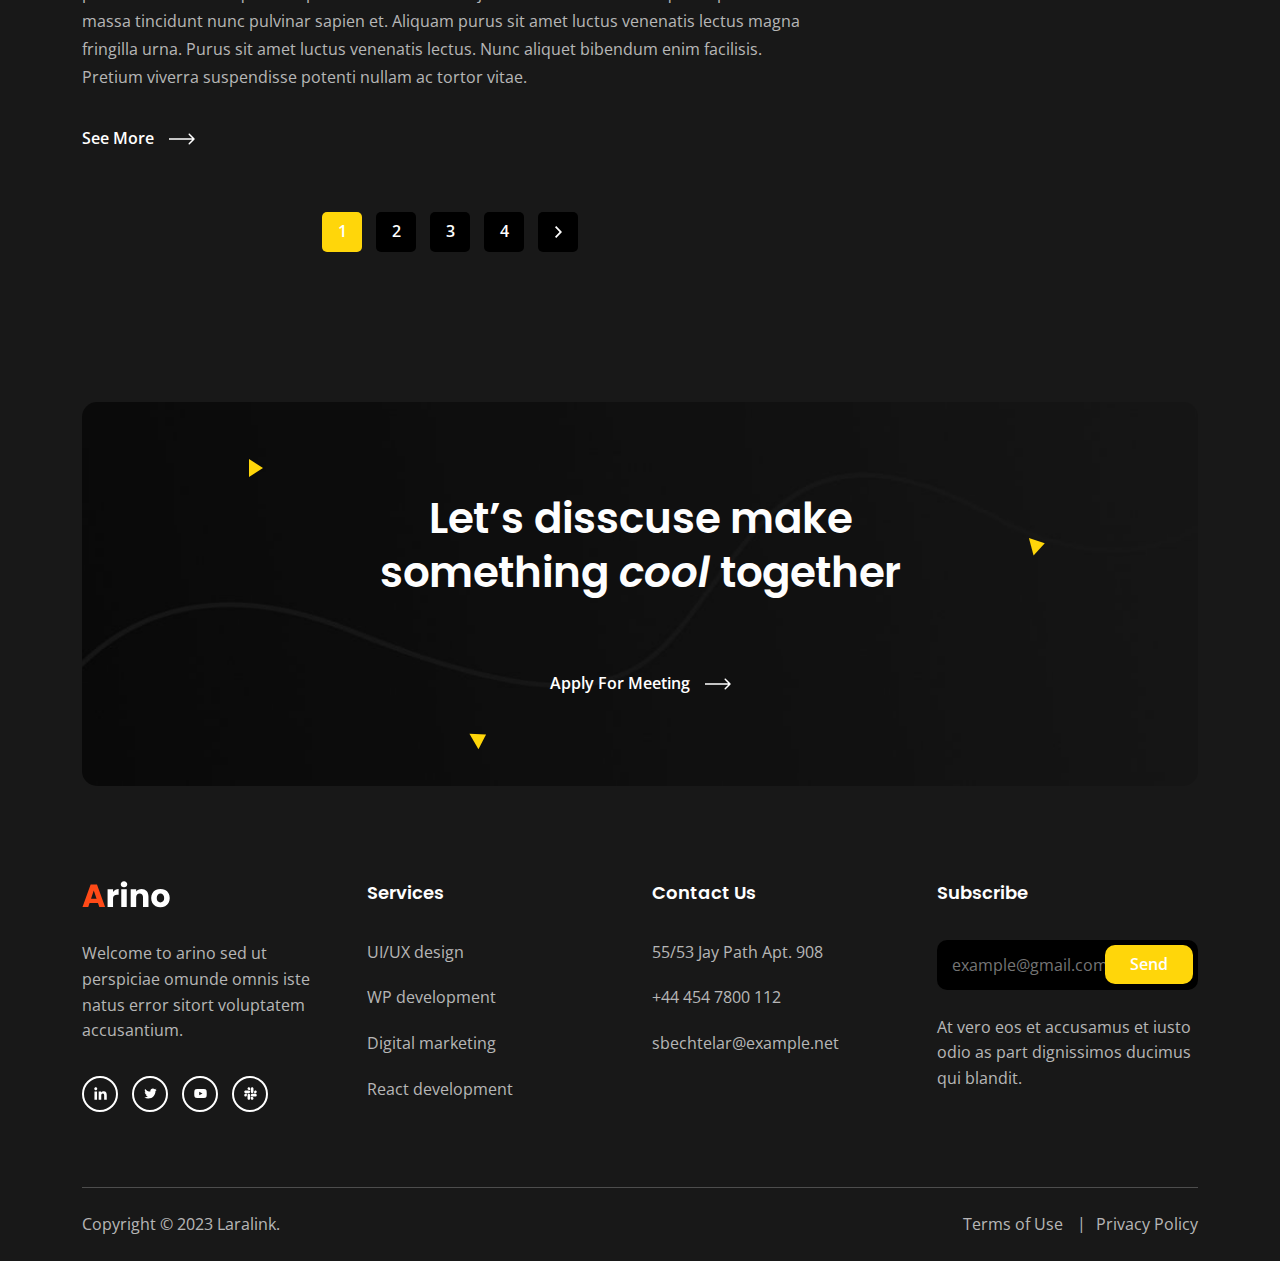
<file: blog.html>
<!DOCTYPE html>
<html class="no-js" lang="en">
  <head>
    <!-- Meta Tags -->
    <meta charset="utf-8">
    <meta http-equiv="x-ua-compatible" content="ie=edge">
    <meta name="viewport" content="width=device-width, initial-scale=1">
    <meta name="author" content="Laralink">
    <!-- Favicon Icon -->
    <link rel="icon" href="assets/img/favicon.png">
    <!-- Site Title -->
    <title>Arino - Creative Agency Template</title>
    <link rel="stylesheet" href="assets/css/plugins/bootstrap.min.css">
    <link rel="stylesheet" href="assets/css/plugins/fontawesome.min.css">
    <link rel="stylesheet" href="assets/css/plugins/slick.css">
    <link rel="stylesheet" href="assets/css/plugins/lightgallery.min.css">
    <link rel="stylesheet" href="assets/css/plugins/animate.css">
    <link rel="stylesheet" href="assets/css/style.css">
  </head>
  <body>
    <div class="cs-preloader cs-center">
      <div class="cs-preloader_in"></div>
    </div>
    <!-- Start Header Section -->
    <header class="cs-site_header cs-style1 text-uppercase cs-sticky_header">
      <div class="cs-main_header">
        <div class="container">
          <div class="cs-main_header_in">
            <div class="cs-main_header_left">
              <a class="cs-site_branding" href="index.html">
                <img src="assets/img/logo.svg" alt="Logo">
              </a>
            </div>
            <div class="cs-main_header_center">
              <div class="cs-nav cs-primary_font cs-medium">
                <ul class="cs-nav_list">
                  <li class="menu-item-has-children cs-mega_menu">
                    <a href="index.html">Home</a>
                    <ul class="cs-mega_wrapper">
                      <li>
                        <ul>
                          <li>
                            <a href="index.html" class="cs-nav_list_img">
                              <img src="assets/img/demo/main-home.jpeg" alt="Thumb">
                            </a>
                            <a href="index.html">Main Home</a>
                          </li>
                          <li>
                            <a href="architecture-agency.html" class="cs-nav_list_img">
                              <img src="assets/img/demo/architecture-agency.jpeg" alt="Thumb">
                            </a>
                            <a href="architecture-agency.html">Architecture Agency</a>
                            <span class="cs-header_badge">New</span>
                          </li>
                        </ul>
                      </li>
                      <li>
                        <ul>
                          <li>
                            <a href="photography-agency.html" class="cs-nav_list_img">
                              <img src="assets/img/demo/photography-agency.jpeg" alt="Thumb">
                            </a>
                            <a href="photography-agency.html">Photography Agency</a>
                          </li>
                          <li>
                            <a href="creative-solution.html" class="cs-nav_list_img">
                              <img src="assets/img/demo/creative-solution.jpeg" alt="Thumb">
                            </a>
                            <a href="creative-solution.html">Creative Solution</a>
                            <span class="cs-header_badge">New</span>
                          </li>
                        </ul>
                      </li>
                      <li>
                        <ul>
                          <li>
                            <a href="creative-portfolio.html" class="cs-nav_list_img">
                              <img src="assets/img/demo/portfolio.jpeg" alt="Thumb">
                            </a>
                            <a href="creative-portfolio.html">Creative Portfolio</a>
                          </li>
                          <li>
                            <a href="personal-portfolio.html" class="cs-nav_list_img">
                              <img src="assets/img/demo/personal-portfolio.jpeg" alt="Thumb">
                              <span class="cs-header_badge">New</span>
                            </a>
                            <a href="personal-portfolio.html">Personal Portfolio</a>
                          </li>
                        </ul>
                      </li>
                      <li>
                        <ul>
                          <li>
                            <a href="digital-agency.html" class="cs-nav_list_img">
                              <img src="assets/img/demo/digital-agency.jpeg" alt="Thumb">
                            </a>
                            <a href="digital-agency.html">Digital Agency</a>
                          </li>
                          <li>
                            <a href="https://arino-html-rtl.vercel.app" target="_blank" class="cs-nav_list_img">
                              <img src="assets/img/demo/rtl.jpeg" alt="Thumb">
                            </a>
                            <a href="https://arino-html-rtl.vercel.app" target="_blank">RTL Demo</a>
                          </li>
                        </ul>
                      </li>
                      <li>
                        <ul>
                          <li>
                            <a href="marketing-agency.html" class="cs-nav_list_img">
                              <img src="assets/img/demo/marketing.jpeg" alt="Thumb">
                            </a>
                            <a href="marketing-agency.html">Marketing Agency</a>
                          </li>
                          <li>
                            <a href="showcase-portfolio.html" class="cs-nav_list_img">
                              <img src="assets/img/demo/portfolio-showcase.jpeg" alt="Thumb">
                            </a>
                            <a href="showcase-portfolio.html">Portfolio Showcase</a>
                          </li>
                          <li>
                            <a href="case-study-showcase.html" class="cs-nav_list_img">
                              <img src="assets/img/demo/case-study-showcase.jpeg" alt="Thumb">
                            </a>
                            <a href="case-study-showcase.html">Case Study Showcase</a>
                          </li>
                        </ul>
                      </li>
                      <li>
                        <ul>
                          <li>
                            <a href="freelancer-agency.html" class="cs-nav_list_img">
                              <img src="assets/img/demo/freelancer-agency.jpeg" alt="Thumb">
                            </a>
                            <a href="freelancer-agency.html">Freelancing Agency</a>
                          </li>
                          <li>
                            <a href="video-showcase.html" class="cs-nav_list_img">
                              <img src="assets/img/demo/video-showcase.jpeg" alt="Thumb">
                              <span class="cs-header_badge">New</span>
                            </a>
                            <a href="video-showcase.html">Video Showcase</a>
                          </li>
                        </ul>
                      </li>
                    </ul>
                  </li>
                  <li>
                    <a href="about.html">About</a>
                  </li>
                  <li class="menu-item-has-children">
                    <a href="service.html">Services</a>
                    <ul>
                      <li>
                        <a href="service.html">Services</a>
                      </li>
                      <li>
                        <a href="service-details.html">Service Details</a>
                      </li>
                    </ul>
                  </li>
                  <li class="menu-item-has-children">
                    <a href="portfolio.html">Portfolio</a>
                    <ul>
                      <li>
                        <a href="portfolio.html">Portfolio</a>
                      </li>
                      <li>
                        <a href="portfolio-details.html">Portfolio Details</a>
                      </li>
                    </ul>
                  </li>
                  <li class="menu-item-has-children">
                    <a href="blog.html">Blog</a>
                    <ul>
                      <li>
                        <a href="blog.html">Blog</a>
                      </li>
                      <li>
                        <a href="blog-details.html">Blog Details</a>
                      </li>
                    </ul>
                  </li>
                  <li class="menu-item-has-children">
                    <a href="shop.html">Shop</a>
                    <ul>
                      <li>
                        <a href="shop.html">Our Shop</a>
                      </li>
                      <li>
                        <a href="shop-product-details.html">Shop Details</a>
                      </li>
                      <li>
                        <a href="shop-cart.html">Cart</a>
                      </li>
                      <li>
                        <a href="shop-checkout.html">Checkout</a>
                      </li>
                      <li>
                        <a href="shop-order-recived.html">Success Order</a>
                      </li>
                      <li>
                        <a href="shop-wishlist.html">Wishlist</a>
                      </li>
                    </ul>
                  </li>
                  <li class="menu-item-has-children">
                    <a href="#">Pages</a>
                    <ul>
                      <li>
                        <a href="contact.html">Contact</a>
                      </li>
                      <li>
                        <a href="team.html">Team</a>
                      </li>
                      <li>
                        <a href="team-details.html">Team Details</a>
                      </li>
                      <li>
                        <a href="case-study.html">Case Study Details</a>
                      </li>
                      <li>
                        <a href="faq.html">FAQ</a>
                      </li>
                    </ul>
                  </li>
                </ul>
              </div>
            </div>
            <div class="cs-main_header_right">
              <div class="cs-toolbox">
                <span class="cs-icon_btn">
                  <span class="cs-icon_btn_in">
                    <span></span>
                    <span></span>
                    <span></span>
                    <span></span>
                  </span>
                </span>
              </div>
            </div>
          </div>
        </div>
      </div>
    </header>
    <div class="cs-side_header">
      <button class="cs-close"></button>
      <div class="cs-side_header_overlay"></div>
      <div class="cs-side_header_in">
        <div class="cs-side_header_shape"></div>
        <a class="cs-site_branding" href="index.html">
          <img src="assets/img/footer_logo.svg" alt="Logo">
        </a>
        <div class="cs-side_header_box">
          <h2 class="cs-side_header_heading">Do you have a project in your <br> mind? Keep connect us. </h2>
        </div>
        <div class="cs-side_header_box">
          <h3 class="cs-side_header_title cs-primary_color">Contact Us</h3>
          <ul class="cs-contact_info cs-style1 cs-mp0">
            <li>
              <svg width="18" height="18" viewBox="0 0 18 18" fill="none" xmlns="http://www.w3.org/2000/svg">
                <path d="M17 12.5C15.75 12.5 14.55 12.3 13.43 11.93C13.08 11.82 12.69 11.9 12.41 12.17L10.21 14.37C7.38 12.93 5.06 10.62 3.62 7.79L5.82 5.58C6.1 5.31 6.18 4.92 6.07 4.57C5.7 3.45 5.5 2.25 5.5 1C5.5 0.45 5.05 0 4.5 0H1C0.45 0 0 0.45 0 1C0 10.39 7.61 18 17 18C17.55 18 18 17.55 18 17V13.5C18 12.95 17.55 12.5 17 12.5ZM9 0V10L12 7H18V0H9Z" fill="#FF4A17" />
              </svg>
              <span>+44 454 7800 112</span>
            </li>
            <li>
              <svg width="20" height="18" viewBox="0 0 20 18" fill="none" xmlns="http://www.w3.org/2000/svg">
                <path d="M20 6.98V16C20 17.1 19.1 18 18 18H2C0.9 18 0 17.1 0 16V4C0 2.9 0.9 2 2 2H12.1C12.04 2.32 12 2.66 12 3C12 4.48 12.65 5.79 13.67 6.71L10 9L2 4V6L10 11L15.3 7.68C15.84 7.88 16.4 8 17 8C18.13 8 19.16 7.61 20 6.98ZM14 3C14 4.66 15.34 6 17 6C18.66 6 20 4.66 20 3C20 1.34 18.66 0 17 0C15.34 0 14 1.34 14 3Z" fill="#FF4A17" />
              </svg>
              <span>infotech@arino.com</span>
            </li>
            <li>
              <svg width="14" height="20" viewBox="0 0 14 20" fill="none" xmlns="http://www.w3.org/2000/svg">
                <path d="M7 0C3.13 0 0 3.13 0 7C0 12.25 7 20 7 20C7 20 14 12.25 14 7C14 3.13 10.87 0 7 0ZM7 9.5C5.62 9.5 4.5 8.38 4.5 7C4.5 5.62 5.62 4.5 7 4.5C8.38 4.5 9.5 5.62 9.5 7C9.5 8.38 8.38 9.5 7 9.5Z" fill="#FF4A17" />
              </svg>
              <span>50 Wall Street Suite, 44150 <br>Ohio, United States </span>
            </li>
          </ul>
        </div>
        <div class="cs-side_header_box">
          <h3 class="cs-side_header_title cs-primary_color">Subscribe</h3>
          <div class="cs-newsletter cs-style1">
            <form action="#" class="cs-newsletter_form">
              <input type="email" class="cs-newsletter_input" placeholder="example@gmail.com">
              <button class="cs-newsletter_btn">
                <span>Send</span>
              </button>
            </form>
            <div class="cs-newsletter_text">At vero eos et accusamus et iusto odio as part dignissimos ducimus qui blandit.</div>
          </div>
        </div>
        <div class="cs-side_header_box">
          <div class="cs-social_btns cs-style1">
            <a href="#" class="cs-center">
              <svg width="15" height="15" viewBox="0 0 15 15" fill="none" xmlns="http://www.w3.org/2000/svg">
                <path d="M4.04799 13.7497H1.45647V5.4043H4.04799V13.7497ZM2.75084 4.2659C1.92215 4.2659 1.25 3.57952 1.25 2.75084C1.25 2.35279 1.40812 1.97105 1.68958 1.68958C1.97105 1.40812 2.35279 1.25 2.75084 1.25C3.14888 1.25 3.53063 1.40812 3.81209 1.68958C4.09355 1.97105 4.25167 2.35279 4.25167 2.75084C4.25167 3.57952 3.57924 4.2659 2.75084 4.2659ZM13.7472 13.7497H11.1613V9.68722C11.1613 8.71903 11.1417 7.4774 9.81389 7.4774C8.46652 7.4774 8.26004 8.5293 8.26004 9.61747V13.7497H5.67132V5.4043H8.15681V6.54269H8.19308C8.53906 5.887 9.38421 5.19503 10.6451 5.19503C13.2679 5.19503 13.75 6.92215 13.75 9.16546V13.7497H13.7472Z" fill="white"></path>
              </svg>
            </a>
            <a href="#" class="cs-center">
              <svg width="13" height="11" viewBox="0 0 13 11" fill="none" xmlns="http://www.w3.org/2000/svg">
                <path d="M11.4651 2.95396C11.4731 3.065 11.4731 3.17606 11.4731 3.2871C11.4731 6.67383 8.89535 10.5761 4.18402 10.5761C2.73255 10.5761 1.38421 10.1557 0.25 9.42608C0.456226 9.44986 0.654494 9.4578 0.868655 9.4578C2.06629 9.4578 3.16879 9.0533 4.04918 8.36326C2.92291 8.33946 1.97906 7.60183 1.65386 6.5866C1.81251 6.61038 1.97112 6.62624 2.1377 6.62624C2.36771 6.62624 2.59774 6.59451 2.81188 6.53901C1.63802 6.30105 0.757595 5.26996 0.757595 4.02472V3.99301C1.09864 4.18336 1.49524 4.30233 1.91558 4.31818C1.22554 3.85814 0.773464 3.07294 0.773464 2.1846C0.773464 1.70872 0.900344 1.27249 1.12244 0.891774C2.38355 2.44635 4.27919 3.46156 6.40481 3.57262C6.36516 3.38226 6.34136 3.184 6.34136 2.9857C6.34136 1.57388 7.4835 0.423828 8.90323 0.423828C9.64086 0.423828 10.3071 0.733156 10.7751 1.23284C11.354 1.1218 11.9093 0.907643 12.401 0.614185C12.2106 1.20906 11.8061 1.70875 11.2748 2.02598C11.7903 1.97049 12.29 1.82769 12.75 1.62942C12.4011 2.13702 11.9648 2.5891 11.4651 2.95396V2.95396Z" fill="white"></path>
              </svg>
            </a>
            <a href="#" class="cs-center">
              <svg width="13" height="9" viewBox="0 0 13 9" fill="none" xmlns="http://www.w3.org/2000/svg">
                <path d="M12.4888 1.48066C12.345 0.939353 11.9215 0.513038 11.3837 0.368362C10.4089 0.105469 6.5 0.105469 6.5 0.105469C6.5 0.105469 2.59116 0.105469 1.61633 0.368362C1.07853 0.513061 0.65496 0.939353 0.5112 1.48066C0.25 2.4618 0.25 4.50887 0.25 4.50887C0.25 4.50887 0.25 6.55595 0.5112 7.53709C0.65496 8.0784 1.07853 8.48695 1.61633 8.63163C2.59116 8.89452 6.5 8.89452 6.5 8.89452C6.5 8.89452 10.4088 8.89452 11.3837 8.63163C11.9215 8.48695 12.345 8.0784 12.4888 7.53709C12.75 6.55595 12.75 4.50887 12.75 4.50887C12.75 4.50887 12.75 2.4618 12.4888 1.48066V1.48066ZM5.22158 6.36746V2.65029L8.48861 4.50892L5.22158 6.36746V6.36746Z" fill="white"></path>
              </svg>
            </a>
            <a href="#" class="cs-center">
              <svg width="13" height="13" viewBox="0 0 13 13" fill="none" xmlns="http://www.w3.org/2000/svg">
                <path d="M2.87612 8.149C2.87612 8.87165 2.28571 9.46205 1.56306 9.46205C0.840402 9.46205 0.25 8.87165 0.25 8.149C0.25 7.42634 0.840402 6.83594 1.56306 6.83594H2.87612V8.149ZM3.53795 8.149C3.53795 7.42634 4.12835 6.83594 4.851 6.83594C5.57366 6.83594 6.16406 7.42634 6.16406 8.149V11.4369C6.16406 12.1596 5.57366 12.75 4.851 12.75C4.12835 12.75 3.53795 12.1596 3.53795 11.4369V8.149ZM4.851 2.87612C4.12835 2.87612 3.53795 2.28571 3.53795 1.56306C3.53795 0.840402 4.12835 0.25 4.851 0.25C5.57366 0.25 6.16406 0.840402 6.16406 1.56306V2.87612H4.851V2.87612ZM4.851 3.53795C5.57366 3.53795 6.16406 4.12835 6.16406 4.851C6.16406 5.57366 5.57366 6.16406 4.851 6.16406H1.56306C0.840402 6.16406 0.25 5.57366 0.25 4.851C0.25 4.12835 0.840402 3.53795 1.56306 3.53795H4.851V3.53795ZM10.1239 4.851C10.1239 4.12835 10.7143 3.53795 11.4369 3.53795C12.1596 3.53795 12.75 4.12835 12.75 4.851C12.75 5.57366 12.1596 6.16406 11.4369 6.16406H10.1239V4.851V4.851ZM9.46205 4.851C9.46205 5.57366 8.87165 6.16406 8.149 6.16406C7.42634 6.16406 6.83594 5.57366 6.83594 4.851V1.56306C6.83594 0.840402 7.42634 0.25 8.149 0.25C8.87165 0.25 9.46205 0.840402 9.46205 1.56306V4.851V4.851ZM8.149 10.1239C8.87165 10.1239 9.46205 10.7143 9.46205 11.4369C9.46205 12.1596 8.87165 12.75 8.149 12.75C7.42634 12.75 6.83594 12.1596 6.83594 11.4369V10.1239H8.149ZM8.149 9.46205C7.42634 9.46205 6.83594 8.87165 6.83594 8.149C6.83594 7.42634 7.42634 6.83594 8.149 6.83594H11.4369C12.1596 6.83594 12.75 7.42634 12.75 8.149C12.75 8.87165 12.1596 9.46205 11.4369 9.46205H8.149Z" fill="white"></path>
              </svg>
            </a>
          </div>
        </div>
      </div>
    </div>
    <!-- End Header Section -->
    <!-- Start Hero -->
    <div class="cs-page_heading cs-style1 cs-center text-center cs-bg" data-src="assets/img/blog_hero_bg.jpeg">
      <div class="container">
        <div class="cs-page_heading_in">
          <h1 class="cs-page_title cs-font_50 cs-white_color">Our Blog</h1>
          <ol class="breadcrumb text-uppercase">
            <li class="breadcrumb-item">
              <a href="index.html">Home</a>
            </li>
            <li class="breadcrumb-item active">Blog</li>
          </ol>
        </div>
      </div>
    </div>
    <!-- End Hero -->
    <div class="cs-height_150 cs-height_lg_80"></div>
    <!-- Start Blogs -->
    <section>
      <div class="container">
        <div class="row">
          <div class="col-lg-8">
            <div class="cs-post cs-style2">
              <a href="blog-details.html" class="cs-post_thumb cs-radius_15">
                <img src="assets/img/post_4.jpeg" alt="Post" class="w-100 cs-radius_15">
              </a>
              <div class="cs-post_info">
                <div class="cs-post_meta cs-style1 cs-ternary_color cs-semi_bold cs-primary_font">
                  <span class="cs-posted_by">07 Mar 2022</span>
                  <a href="#" class="cs-post_avatar">Tech</a>
                </div>
                <h2 class="cs-post_title">
                  <a href="#">A.I will take all human job within next year</a>
                </h2>
                <div class="cs-post_sub_title">Elit scelerisque mauris pellentesque pulvinar pellentesque habitant morbi tristique. Tortor posuere ac ut consequat semper viverra nam libero justo. Mauris commodo quis imperdiet massa tincidunt nunc pulvinar sapien et. Aliquam purus sit amet luctus venenatis lectus magna fringilla urna. Purus sit amet luctus venenatis lectus. Nunc aliquet bibendum enim facilisis. Pretium viverra suspendisse potenti nullam ac tortor vitae.</div>
                <a href="blog-details.html" class="cs-text_btn">
                  <span>See More</span>
                  <svg width="26" height="12" viewBox="0 0 26 12" fill="none" xmlns="http://www.w3.org/2000/svg">
                    <path d="M25.5307 6.53033C25.8236 6.23744 25.8236 5.76256 25.5307 5.46967L20.7577 0.696699C20.4648 0.403806 19.99 0.403806 19.6971 0.696699C19.4042 0.989593 19.4042 1.46447 19.6971 1.75736L23.9397 6L19.6971 10.2426C19.4042 10.5355 19.4042 11.0104 19.6971 11.3033C19.99 11.5962 20.4648 11.5962 20.7577 11.3033L25.5307 6.53033ZM0.000366211 6.75H25.0004V5.25H0.000366211V6.75Z" fill="currentColor" />
                  </svg>
                </a>
              </div>
            </div>
            <div class="cs-height_95 cs-height_lg_60"></div>
            <div class="cs-post cs-style2">
              <a href="blog-details.html" class="cs-post_thumb cs-radius_15">
                <img src="assets/img/post_5.jpeg" alt="Post" class="w-100 cs-radius_15">
              </a>
              <div class="cs-post_info">
                <div class="cs-post_meta cs-style1 cs-ternary_color cs-semi_bold cs-primary_font">
                  <span class="cs-posted_by">07 Mar 2022</span>
                  <a href="#" class="cs-post_avatar">Tech</a>
                </div>
                <h2 class="cs-post_title">
                  <a href="#">Creative studio programm coming soon</a>
                </h2>
                <div class="cs-post_sub_title">Elit scelerisque mauris pellentesque pulvinar pellentesque habitant morbi tristique. Tortor posuere ac ut consequat semper viverra nam libero justo. Mauris commodo quis imperdiet massa tincidunt nunc pulvinar sapien et. Aliquam purus sit amet luctus venenatis lectus magna fringilla urna. Purus sit amet luctus venenatis lectus. Nunc aliquet bibendum enim facilisis. Pretium viverra suspendisse potenti nullam ac tortor vitae.</div>
                <a href="blog-details.html" class="cs-text_btn">
                  <span>See More</span>
                  <svg width="26" height="12" viewBox="0 0 26 12" fill="none" xmlns="http://www.w3.org/2000/svg">
                    <path d="M25.5307 6.53033C25.8236 6.23744 25.8236 5.76256 25.5307 5.46967L20.7577 0.696699C20.4648 0.403806 19.99 0.403806 19.6971 0.696699C19.4042 0.989593 19.4042 1.46447 19.6971 1.75736L23.9397 6L19.6971 10.2426C19.4042 10.5355 19.4042 11.0104 19.6971 11.3033C19.99 11.5962 20.4648 11.5962 20.7577 11.3033L25.5307 6.53033ZM0.000366211 6.75H25.0004V5.25H0.000366211V6.75Z" fill="currentColor" />
                  </svg>
                </a>
              </div>
            </div>
            <div class="cs-height_95 cs-height_lg_60"></div>
            <div class="cs-post cs-style2">
              <a href="blog-details.html" class="cs-post_thumb cs-radius_15">
                <img src="assets/img/post_6.jpeg" alt="Post" class="w-100 cs-radius_15">
              </a>
              <div class="cs-post_info">
                <div class="cs-post_meta cs-style1 cs-ternary_color cs-semi_bold cs-primary_font">
                  <span class="cs-posted_by">07 Mar 2022</span>
                  <a href="#" class="cs-post_avatar">Tech</a>
                </div>
                <h2 class="cs-post_title">
                  <a href="#">Artistic mind will be great for creation</a>
                </h2>
                <div class="cs-post_sub_title">Elit scelerisque mauris pellentesque pulvinar pellentesque habitant morbi tristique. Tortor posuere ac ut consequat semper viverra nam libero justo. Mauris commodo quis imperdiet massa tincidunt nunc pulvinar sapien et. Aliquam purus sit amet luctus venenatis lectus magna fringilla urna. Purus sit amet luctus venenatis lectus. Nunc aliquet bibendum enim facilisis. Pretium viverra suspendisse potenti nullam ac tortor vitae.</div>
                <a href="blog-details.html" class="cs-text_btn">
                  <span>See More</span>
                  <svg width="26" height="12" viewBox="0 0 26 12" fill="none" xmlns="http://www.w3.org/2000/svg">
                    <path d="M25.5307 6.53033C25.8236 6.23744 25.8236 5.76256 25.5307 5.46967L20.7577 0.696699C20.4648 0.403806 19.99 0.403806 19.6971 0.696699C19.4042 0.989593 19.4042 1.46447 19.6971 1.75736L23.9397 6L19.6971 10.2426C19.4042 10.5355 19.4042 11.0104 19.6971 11.3033C19.99 11.5962 20.4648 11.5962 20.7577 11.3033L25.5307 6.53033ZM0.000366211 6.75H25.0004V5.25H0.000366211V6.75Z" fill="currentColor" />
                  </svg>
                </a>
              </div>
            </div>
            <div class="cs-height_60 cs-height_lg_40"></div>
            <ul class="cs-pagination_box cs-center cs-white_color cs-mp0 cs-semi_bold">
              <li>
                <a class="cs-pagination_item cs-center active" href="blog.html">1</a>
              </li>
              <li>
                <a class="cs-pagination_item cs-center" href="blog.html">2</a>
              </li>
              <li>
                <a class="cs-pagination_item cs-center" href="blog.html">3</a>
              </li>
              <li>
                <a class="cs-pagination_item cs-center" href="blog.html">4</a>
              </li>
              <li>
                <a href="#" class="cs-pagination_item cs-center">
                  <svg width="7" height="12" viewBox="0 0 7 12" fill="none" xmlns="http://www.w3.org/2000/svg">
                    <path d="M0 1.272L4.55116 6L0 10.728L1.22442 12L7 6L1.22442 0L0 1.272Z" fill="currentColor" />
                  </svg>
                </a>
              </li>
            </ul>
          </div>
          <div class="col-xl-3 col-lg-4 offset-xl-1">
            <div class="cs-height_0 cs-height_lg_80"></div>
            <div class="cs-sidebar cs-right_sidebar cs-accent_5_bg_2">
              <div class="cs-sidebar_item author_search text-center">
                <div class="cs-author_card">
                  <img src="assets/img/avatar_1.png" alt="Aauthor">
                  <h3>Kuber Jontra</h3>
                  <p>At vero eos et accusamus et iusto odio dignissimos ducimus qui blanditiis praesentium voluptatum.</p>
                </div>
              </div>
              <div class="cs-sidebar_item widget_search">
                <h4 class="cs-sidebar_widget_title">Search</h4>
                <form class="cs-sidebar_search" action="#">
                  <input type="text" placeholder="Search...">
                  <button class="cs-sidebar_search_btn">
                    <svg width="16" height="16" viewBox="0 0 16 16" fill="none" xmlns="http://www.w3.org/2000/svg">
                      <path d="M11.4351 10.0629H10.7124L10.4563 9.81589C11.3528 8.77301 11.8925 7.4191 11.8925 5.94625C11.8925 2.66209 9.23042 0 5.94625 0C2.66209 0 0 2.66209 0 5.94625C0 9.23042 2.66209 11.8925 5.94625 11.8925C7.4191 11.8925 8.77301 11.3528 9.81589 10.4563L10.0629 10.7124V11.4351L14.6369 16L16 14.6369L11.4351 10.0629ZM5.94625 10.0629C3.66838 10.0629 1.82962 8.22413 1.82962 5.94625C1.82962 3.66838 3.66838 1.82962 5.94625 1.82962C8.22413 1.82962 10.0629 3.66838 10.0629 5.94625C10.0629 8.22413 8.22413 10.0629 5.94625 10.0629Z" fill="currentColor" />
                    </svg>
                  </button>
                </form>
              </div>
              <div class="cs-sidebar_item widget_categories">
                <h4 class="cs-sidebar_widget_title">Categories</h4>
                <ul>
                  <li class="cat-item">
                    <a href="#">Corporate</a>
                  </li>
                  <li class="cat-item">
                    <a href="#">Company</a>
                  </li>
                  <li class="cat-item">
                    <a href="#">Search Engine</a>
                  </li>
                  <li class="cat-item">
                    <a href="#">Information</a>
                  </li>
                  <li class="cat-item">
                    <a href="#">Painting</a>
                  </li>
                </ul>
              </div>
              <div class="cs-sidebar_item">
                <h4 class="cs-sidebar_widget_title">Recent Posts</h4>
                <ul class="cs-recent_posts">
                  <li>
                    <div class="cs-recent_post">
                      <a href="#" class="cs-recent_post_thumb">
                        <div class="cs-recent_post_thumb_in cs-bg" data-src="assets/img/recent_post_1.jpeg"></div>
                      </a>
                      <div class="cs-recent_post_info">
                        <h3 class="cs-recent_post_title">
                          <a href="#">How to studio setup...</a>
                        </h3>
                        <div class="cs-recent_post_date cs-primary_40_color">15 Aug 2022</div>
                      </div>
                    </div>
                  </li>
                  <li>
                    <div class="cs-recent_post">
                      <a href="#" class="cs-recent_post_thumb">
                        <div class="cs-recent_post_thumb_in cs-bg" data-src="assets/img/recent_post_2.jpeg"></div>
                      </a>
                      <div class="cs-recent_post_info">
                        <h3 class="cs-recent_post_title">
                          <a href="#">Creative people mind...</a>
                        </h3>
                        <div class="cs-recent_post_date cs-primary_40_color">15 Aug 2022</div>
                      </div>
                    </div>
                  </li>
                  <li>
                    <div class="cs-recent_post">
                      <a href="#" class="cs-recent_post_thumb">
                        <div class="cs-recent_post_thumb_in cs-bg" data-src="assets/img/recent_post_3.jpeg"></div>
                      </a>
                      <div class="cs-recent_post_info">
                        <h3 class="cs-recent_post_title">
                          <a href="#">AI take over human...</a>
                        </h3>
                        <div class="cs-recent_post_date cs-primary_40_color">15 Aug 2022</div>
                      </div>
                    </div>
                  </li>
                  <li>
                    <div class="cs-recent_post">
                      <a href="#" class="cs-recent_post_thumb">
                        <div class="cs-recent_post_thumb_in cs-bg" data-src="assets/img/recent_post_4.jpeg"></div>
                      </a>
                      <div class="cs-recent_post_info">
                        <h3 class="cs-recent_post_title">
                          <a href="#">You should now add...</a>
                        </h3>
                        <div class="cs-recent_post_date cs-primary_40_color">15 Aug 2022</div>
                      </div>
                    </div>
                  </li>
                </ul>
              </div>
              <div class="cs-sidebar_item widget_archive">
                <h4 class="cs-sidebar_widget_title">Archives</h4>
                <ul>
                  <li>
                    <a href="#">Archives</a>
                  </li>
                  <li>
                    <a href="#">15 Aug 2022</a>
                  </li>
                  <li>
                    <a href="#">20 Sep 2021</a>
                  </li>
                  <li>
                    <a href="#">11 Dec 2020</a>
                  </li>
                  <li>
                    <a href="#">25 jun 2020</a>
                  </li>
                </ul>
              </div>
              <div class="cs-sidebar_item widget_tag_cloud">
                <h4 class="cs-sidebar_widget_title">Tags</h4>
                <div class="tagcloud">
                  <a href="#" class="tag-cloud-link">Business</a>
                  <a href="#" class="tag-cloud-link">Agency</a>
                  <a href="#" class="tag-cloud-link">Artwork</a>
                  <a href="#" class="tag-cloud-link">Marketing</a>
                  <a href="#" class="tag-cloud-link">Information</a>
                  <a href="#" class="tag-cloud-link">Design</a>
                  <a href="#" class="tag-cloud-link">Wordpress</a>
                </div>
              </div>
            </div>
          </div>
        </div>
      </div>
    </section>
    <!-- End Blogs -->
    <div class="cs-height_150 cs-height_lg_80"></div>
    <!-- Start CTA -->
    <section>
      <div class="container">
        <div class="cs-cta cs-style1 cs-bg text-center cs-shape_wrap_1 cs-position_1" data-src="assets/img/cta_bg.jpeg">
          <div class="cs-shape_1"></div>
          <div class="cs-shape_1"></div>
          <div class="cs-shape_1"></div>
          <div class="cs-cta_in">
            <h2 class="cs-cta_title cs-semi_bold cs-m0">Let’s disscuse make <br>something <i>cool</i> together </h2>
            <div class="cs-height_70 cs-height_lg_30"></div>
            <a href="contact.html" class="cs-text_btn">
              <span>Apply For Meeting</span>
              <svg width="26" height="12" viewBox="0 0 26 12" fill="none" xmlns="http://www.w3.org/2000/svg">
                <path d="M25.5307 6.53033C25.8236 6.23744 25.8236 5.76256 25.5307 5.46967L20.7577 0.696699C20.4648 0.403806 19.99 0.403806 19.6971 0.696699C19.4042 0.989593 19.4042 1.46447 19.6971 1.75736L23.9397 6L19.6971 10.2426C19.4042 10.5355 19.4042 11.0104 19.6971 11.3033C19.99 11.5962 20.4648 11.5962 20.7577 11.3033L25.5307 6.53033ZM0.000366211 6.75H25.0004V5.25H0.000366211V6.75Z" fill="currentColor" />
              </svg>
            </a>
          </div>
        </div>
      </div>
    </section>
    <!-- End CTA -->
    <!-- Start Footer -->
    <footer class="cs-fooer">
      <div class="cs-fooer_main">
        <div class="container">
          <div class="row">
            <div class="col-lg-3 col-sm-6">
              <div class="cs-footer_item">
                <div class="cs-text_widget">
                  <img src="assets/img/footer_logo.svg" alt="Thumb">
                  <p>Welcome to arino sed ut perspiciae omunde omnis iste natus error sitort voluptatem accusantium.</p>
                </div>
                <div class="cs-social_btns cs-style1">
                  <a href="#" class="cs-center">
                    <svg width="15" height="15" viewBox="0 0 15 15" fill="none" xmlns="http://www.w3.org/2000/svg">
                      <path d="M4.04799 13.7497H1.45647V5.4043H4.04799V13.7497ZM2.75084 4.2659C1.92215 4.2659 1.25 3.57952 1.25 2.75084C1.25 2.35279 1.40812 1.97105 1.68958 1.68958C1.97105 1.40812 2.35279 1.25 2.75084 1.25C3.14888 1.25 3.53063 1.40812 3.81209 1.68958C4.09355 1.97105 4.25167 2.35279 4.25167 2.75084C4.25167 3.57952 3.57924 4.2659 2.75084 4.2659ZM13.7472 13.7497H11.1613V9.68722C11.1613 8.71903 11.1417 7.4774 9.81389 7.4774C8.46652 7.4774 8.26004 8.5293 8.26004 9.61747V13.7497H5.67132V5.4043H8.15681V6.54269H8.19308C8.53906 5.887 9.38421 5.19503 10.6451 5.19503C13.2679 5.19503 13.75 6.92215 13.75 9.16546V13.7497H13.7472Z" fill="white" />
                    </svg>
                  </a>
                  <a href="#" class="cs-center">
                    <svg width="13" height="11" viewBox="0 0 13 11" fill="none" xmlns="http://www.w3.org/2000/svg">
                      <path d="M11.4651 2.95396C11.4731 3.065 11.4731 3.17606 11.4731 3.2871C11.4731 6.67383 8.89535 10.5761 4.18402 10.5761C2.73255 10.5761 1.38421 10.1557 0.25 9.42608C0.456226 9.44986 0.654494 9.4578 0.868655 9.4578C2.06629 9.4578 3.16879 9.0533 4.04918 8.36326C2.92291 8.33946 1.97906 7.60183 1.65386 6.5866C1.81251 6.61038 1.97112 6.62624 2.1377 6.62624C2.36771 6.62624 2.59774 6.59451 2.81188 6.53901C1.63802 6.30105 0.757595 5.26996 0.757595 4.02472V3.99301C1.09864 4.18336 1.49524 4.30233 1.91558 4.31818C1.22554 3.85814 0.773464 3.07294 0.773464 2.1846C0.773464 1.70872 0.900344 1.27249 1.12244 0.891774C2.38355 2.44635 4.27919 3.46156 6.40481 3.57262C6.36516 3.38226 6.34136 3.184 6.34136 2.9857C6.34136 1.57388 7.4835 0.423828 8.90323 0.423828C9.64086 0.423828 10.3071 0.733156 10.7751 1.23284C11.354 1.1218 11.9093 0.907643 12.401 0.614185C12.2106 1.20906 11.8061 1.70875 11.2748 2.02598C11.7903 1.97049 12.29 1.82769 12.75 1.62942C12.4011 2.13702 11.9648 2.5891 11.4651 2.95396V2.95396Z" fill="white" />
                    </svg>
                  </a>
                  <a href="#" class="cs-center">
                    <svg width="13" height="9" viewBox="0 0 13 9" fill="none" xmlns="http://www.w3.org/2000/svg">
                      <path d="M12.4888 1.48066C12.345 0.939353 11.9215 0.513038 11.3837 0.368362C10.4089 0.105469 6.5 0.105469 6.5 0.105469C6.5 0.105469 2.59116 0.105469 1.61633 0.368362C1.07853 0.513061 0.65496 0.939353 0.5112 1.48066C0.25 2.4618 0.25 4.50887 0.25 4.50887C0.25 4.50887 0.25 6.55595 0.5112 7.53709C0.65496 8.0784 1.07853 8.48695 1.61633 8.63163C2.59116 8.89452 6.5 8.89452 6.5 8.89452C6.5 8.89452 10.4088 8.89452 11.3837 8.63163C11.9215 8.48695 12.345 8.0784 12.4888 7.53709C12.75 6.55595 12.75 4.50887 12.75 4.50887C12.75 4.50887 12.75 2.4618 12.4888 1.48066V1.48066ZM5.22158 6.36746V2.65029L8.48861 4.50892L5.22158 6.36746V6.36746Z" fill="white" />
                    </svg>
                  </a>
                  <a href="#" class="cs-center">
                    <svg width="13" height="13" viewBox="0 0 13 13" fill="none" xmlns="http://www.w3.org/2000/svg">
                      <path d="M2.87612 8.149C2.87612 8.87165 2.28571 9.46205 1.56306 9.46205C0.840402 9.46205 0.25 8.87165 0.25 8.149C0.25 7.42634 0.840402 6.83594 1.56306 6.83594H2.87612V8.149ZM3.53795 8.149C3.53795 7.42634 4.12835 6.83594 4.851 6.83594C5.57366 6.83594 6.16406 7.42634 6.16406 8.149V11.4369C6.16406 12.1596 5.57366 12.75 4.851 12.75C4.12835 12.75 3.53795 12.1596 3.53795 11.4369V8.149ZM4.851 2.87612C4.12835 2.87612 3.53795 2.28571 3.53795 1.56306C3.53795 0.840402 4.12835 0.25 4.851 0.25C5.57366 0.25 6.16406 0.840402 6.16406 1.56306V2.87612H4.851V2.87612ZM4.851 3.53795C5.57366 3.53795 6.16406 4.12835 6.16406 4.851C6.16406 5.57366 5.57366 6.16406 4.851 6.16406H1.56306C0.840402 6.16406 0.25 5.57366 0.25 4.851C0.25 4.12835 0.840402 3.53795 1.56306 3.53795H4.851V3.53795ZM10.1239 4.851C10.1239 4.12835 10.7143 3.53795 11.4369 3.53795C12.1596 3.53795 12.75 4.12835 12.75 4.851C12.75 5.57366 12.1596 6.16406 11.4369 6.16406H10.1239V4.851V4.851ZM9.46205 4.851C9.46205 5.57366 8.87165 6.16406 8.149 6.16406C7.42634 6.16406 6.83594 5.57366 6.83594 4.851V1.56306C6.83594 0.840402 7.42634 0.25 8.149 0.25C8.87165 0.25 9.46205 0.840402 9.46205 1.56306V4.851V4.851ZM8.149 10.1239C8.87165 10.1239 9.46205 10.7143 9.46205 11.4369C9.46205 12.1596 8.87165 12.75 8.149 12.75C7.42634 12.75 6.83594 12.1596 6.83594 11.4369V10.1239H8.149ZM8.149 9.46205C7.42634 9.46205 6.83594 8.87165 6.83594 8.149C6.83594 7.42634 7.42634 6.83594 8.149 6.83594H11.4369C12.1596 6.83594 12.75 7.42634 12.75 8.149C12.75 8.87165 12.1596 9.46205 11.4369 9.46205H8.149Z" fill="white" />
                    </svg>
                  </a>
                </div>
              </div>
            </div>
            <div class="col-lg-3 col-sm-6">
              <div class="cs-footer_item">
                <h2 class="cs-widget_title">Services</h2>
                <ul class="cs-menu_widget cs-mp0">
                  <li>
                    <a href="service-details.html">UI/UX design</a>
                  </li>
                  <li>
                    <a href="service-details.html">WP development</a>
                  </li>
                  <li>
                    <a href="service-details.html">Digital marketing</a>
                  </li>
                  <li>
                    <a href="service-details.html">React development</a>
                  </li>
                </ul>
              </div>
            </div>
            <div class="col-lg-3 col-sm-6">
              <div class="cs-footer_item">
                <h2 class="cs-widget_title">Contact Us</h2>
                <ul class="cs-menu_widget cs-mp0">
                  <li>55/53 Jay Path Apt. 908</li>
                  <li>+44 454 7800 112</li>
                  <li>sbechtelar@example.net</li>
                </ul>
              </div>
            </div>
            <div class="col-lg-3 col-sm-6">
              <div class="cs-footer_item">
                <h2 class="cs-widget_title">Subscribe</h2>
                <div class="cs-newsletter cs-style1">
                  <form action="#" class="cs-newsletter_form">
                    <input type="email" class="cs-newsletter_input" placeholder="example@gmail.com">
                    <button class="cs-newsletter_btn">
                      <span>Send</span>
                    </button>
                  </form>
                  <div class="cs-newsletter_text">At vero eos et accusamus et iusto odio as part dignissimos ducimus qui blandit.</div>
                </div>
              </div>
            </div>
          </div>
        </div>
      </div>
      <div class="container">
        <div class="cs-bottom_footer">
          <div class="cs-bottom_footer_left">
            <div class="cs-copyright">Copyright © 2023 Laralink.</div>
          </div>
          <div class="cs-bottom_footer_right">
            <ul class="cs-footer_links cs-mp0">
              <li>
                <a href="">Terms of Use</a>
              </li>
              <li>
                <a href="">Privacy Policy</a>
              </li>
            </ul>
          </div>
        </div>
      </div>
    </footer>
    <!-- End Footer -->
    <span class="cs-scrollup">
      <svg width="20" height="20" viewBox="0 0 20 20" fill="none" xmlns="http://www.w3.org/2000/svg">
        <path d="M0 10L1.7625 11.7625L8.75 4.7875V20H11.25V4.7875L18.225 11.775L20 10L10 0L0 10Z" fill="currentColor" />
      </svg>
    </span>
    <!-- Start Video Popup -->
    <div class="cs-video_popup">
      <div class="cs-video_popup_overlay"></div>
      <div class="cs-video_popup_content">
        <div class="cs-video_popup_layer"></div>
        <div class="cs-video_popup_container">
          <div class="cs-video_popup_align">
            <div class="embed-responsive embed-responsive-16by9">
              <iframe class="embed-responsive-item" src="about:blank"></iframe>
            </div>
          </div>
          <div class="cs-video_popup_close"></div>
        </div>
      </div>
    </div>
    <!-- End Video Popup -->
    <!-- Script -->
    <script src="assets/js/plugins/jquery-3.6.0.min.js"></script>
    <script src="assets/js/plugins/isotope.pkg.min.js"></script>
    <script src="assets/js/plugins/jquery.slick.min.js"></script>
    <script src="assets/js/plugins/jquery.counter.min.js"></script>
    <script src="assets/js/plugins/lightgallery.min.js"></script>
    <script src="assets/js/plugins/wow.min.js"></script>
    <script src="assets/js/plugins/gsap.min.js"></script>
    <script src="assets/js/main.js"></script>
  </body>
</html>
</file>
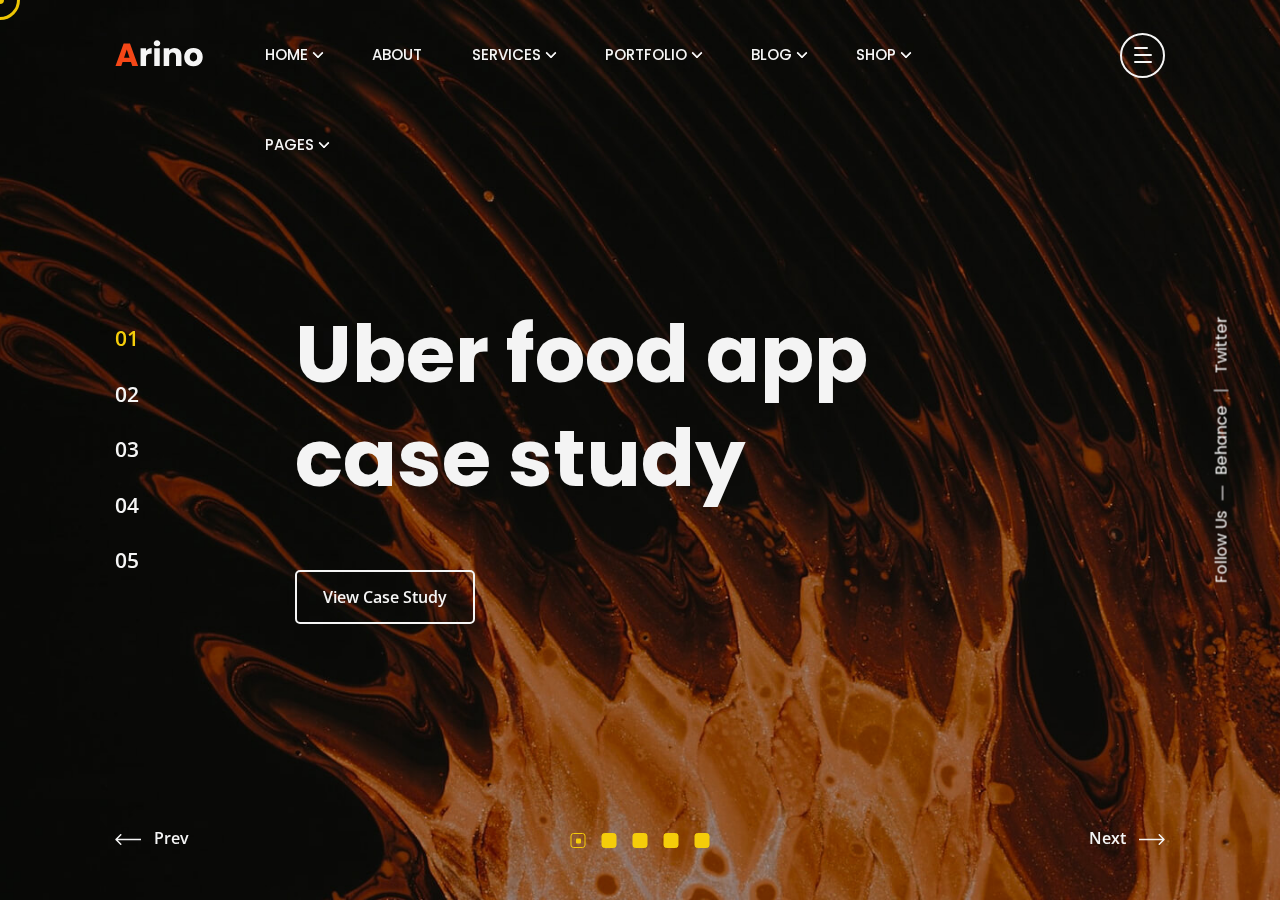
<file: case-study-showcase.html>
<!DOCTYPE html>
<html class="no-js" lang="en">

<head>
  <!-- Meta Tags -->
  <meta charset="utf-8">
  <meta http-equiv="x-ua-compatible" content="ie=edge">
  <meta name="viewport" content="width=device-width, initial-scale=1">
  <meta name="author" content="Laralink">
  <!-- Favicon Icon -->
  <link rel="icon" href="assets/img/favicon.png">
  <!-- Site Title -->
  <title>Arino - Creative Agency Template</title>
  <link rel="stylesheet" href="assets/css/plugins/bootstrap.min.css">
  <link rel="stylesheet" href="assets/css/plugins/fontawesome.min.css">
  <link rel="stylesheet" href="assets/css/plugins/slick.css">
  <link rel="stylesheet" href="assets/css/plugins/lightgallery.min.css">
  <link rel="stylesheet" href="assets/css/plugins/animate.css">
  <link rel="stylesheet" href="assets/css/plugins/swiper.min.css">
  <link rel="stylesheet" href="assets/css/style.css">
</head>

<body>
  <div class="cs-preloader cs-center">
    <div class="cs-preloader_in"></div>
  </div>
  <!-- Start Header Section -->
  <header class="cs-site_header cs-style1 text-uppercase cs-sticky_header cs-site_header_full_width">
    <div class="cs-main_header">
      <div class="container">
        <div class="cs-main_header_in">
          <div class="cs-main_header_left">
            <a class="cs-site_branding" href="index.html">
              <img src="assets/img/logo.svg" alt="Logo">
            </a>
          </div>
          <div class="cs-main_header_center">
            <div class="cs-nav cs-primary_font cs-medium">
              <ul class="cs-nav_list">
                <li class="menu-item-has-children cs-mega_menu">
                  <a href="index.html">Home</a>
                  <ul class="cs-mega_wrapper">
                    <li>
                      <ul>
                        <li>
                          <a href="index.html" class="cs-nav_list_img">
                            <img src="assets/img/demo/main-home.jpeg" alt="Thumb">
                          </a>
                          <a href="index.html">Main Home</a>
                        </li>
                        <li>
                          <a href="architecture-agency.html" class="cs-nav_list_img">
                            <img src="assets/img/demo/architecture-agency.jpeg" alt="Thumb">
                          </a>
                          <a href="architecture-agency.html">Architecture Agency</a>
                          <span class="cs-header_badge">New</span>
                        </li>
                      </ul>
                    </li>
                    <li>
                      <ul>
                        <li>
                          <a href="photography-agency.html" class="cs-nav_list_img">
                            <img src="assets/img/demo/photography-agency.jpeg" alt="Thumb">
                          </a>
                          <a href="photography-agency.html">Photography Agency</a>
                        </li>
                        <li>
                          <a href="creative-solution.html" class="cs-nav_list_img">
                            <img src="assets/img/demo/creative-solution.jpeg" alt="Thumb">
                          </a>
                          <a href="creative-solution.html">Creative Solution</a>
                          <span class="cs-header_badge">New</span>
                        </li>
                      </ul>
                    </li>
                    <li>
                      <ul>
                        <li>
                          <a href="creative-portfolio.html" class="cs-nav_list_img">
                            <img src="assets/img/demo/portfolio.jpeg" alt="Thumb">
                          </a>
                          <a href="creative-portfolio.html">Creative Portfolio</a>
                        </li>
                        <li>
                          <a href="personal-portfolio.html" class="cs-nav_list_img">
                            <img src="assets/img/demo/personal-portfolio.jpeg" alt="Thumb">
                            <span class="cs-header_badge">New</span>
                          </a>
                          <a href="personal-portfolio.html">Personal Portfolio</a>
                        </li>
                      </ul>
                    </li>
                    <li>
                      <ul>
                        <li>
                          <a href="digital-agency.html" class="cs-nav_list_img">
                            <img src="assets/img/demo/digital-agency.jpeg" alt="Thumb">
                          </a>
                          <a href="digital-agency.html">Digital Agency</a>
                        </li>
                        <li>
                          <a href="https://arino-html-rtl.vercel.app" target="_blank" class="cs-nav_list_img">
                            <img src="assets/img/demo/rtl.jpeg" alt="Thumb">
                          </a>
                          <a href="https://arino-html-rtl.vercel.app" target="_blank">RTL Demo</a>
                        </li>
                      </ul>
                    </li>
                    <li>
                      <ul>
                        <li>
                          <a href="marketing-agency.html" class="cs-nav_list_img">
                            <img src="assets/img/demo/marketing.jpeg" alt="Thumb">
                          </a>
                          <a href="marketing-agency.html">Marketing Agency</a>
                        </li>
                        <li>
                          <a href="showcase-portfolio.html" class="cs-nav_list_img">
                            <img src="assets/img/demo/portfolio-showcase.jpeg" alt="Thumb">
                          </a>
                          <a href="showcase-portfolio.html">Portfolio Showcase</a>
                        </li>
                        <li>
                          <a href="case-study-showcase.html" class="cs-nav_list_img">
                            <img src="assets/img/demo/case-study-showcase.jpeg" alt="Thumb">
                          </a>
                          <a href="case-study-showcase.html">Case Study Showcase</a>
                        </li>
                      </ul>
                    </li>
                    <li>
                      <ul>
                        <li>
                          <a href="freelancer-agency.html" class="cs-nav_list_img">
                            <img src="assets/img/demo/freelancer-agency.jpeg" alt="Thumb">
                          </a>
                          <a href="freelancer-agency.html">Freelancing Agency</a>
                        </li>
                        <li>
                          <a href="video-showcase.html" class="cs-nav_list_img">
                            <img src="assets/img/demo/video-showcase.jpeg" alt="Thumb">
                            <span class="cs-header_badge">New</span>
                          </a>
                          <a href="video-showcase.html">Video Showcase</a>
                        </li>
                      </ul>
                    </li>
                  </ul>
                </li>
                <li><a href="about.html">About</a></li>
                <li class="menu-item-has-children"><a href="service.html">Services</a>
                  <ul>
                    <li><a href="service.html">Services</a></li>
                    <li><a href="service-details.html">Service Details</a></li>
                  </ul>
                </li>
                <li class="menu-item-has-children"><a href="portfolio.html">Portfolio</a>
                  <ul>
                    <li><a href="portfolio.html">Portfolio</a></li>
                    <li><a href="portfolio-details.html">Portfolio Details</a></li>
                  </ul>
                </li>
                <li class="menu-item-has-children"><a href="blog.html">Blog</a>
                  <ul>
                    <li><a href="blog.html">Blog</a></li>
                    <li><a href="blog-details.html">Blog Details</a></li>
                  </ul>
                </li>
                <li class="menu-item-has-children">
                  <a href="shop.html">Shop</a>
                  <ul>
                    <li>
                      <a href="shop.html">Our Shop</a>
                    </li>
                    <li>
                      <a href="shop-product-details.html">Shop Details</a>
                    </li>
                    <li>
                      <a href="shop-cart.html">Cart</a>
                    </li>
                    <li>
                      <a href="shop-checkout.html">Checkout</a>
                    </li>
                    <li>
                      <a href="shop-order-recived.html">Success Order</a>
                    </li>
                    <li>
                      <a href="shop-wishlist.html">Wishlist</a>
                    </li>
                  </ul>
                </li>
                <li class="menu-item-has-children"><a href="#">Pages</a>
                  <ul>
                    <li><a href="contact.html">Contact</a></li>
                    <li><a href="team.html">Team</a></li>
                    <li><a href="team-details.html">Team Details</a></li>
                    <li><a href="case-study.html">Case Study Details</a></li>
                    <li><a href="faq.html">FAQ</a></li>
                  </ul>
                </li>
              </ul>
            </div>
          </div>
          <div class="cs-main_header_right">
            <div class="cs-toolbox">
              <span class="cs-icon_btn">
                <span class="cs-icon_btn_in">
                  <span></span>
                  <span></span>
                  <span></span>
                  <span></span>
                </span>
              </span>
            </div>
          </div>
        </div>
      </div>
    </div>
  </header>
  <div class="cs-side_header">
    <button class="cs-close"></button>
    <div class="cs-side_header_overlay"></div>
    <div class="cs-side_header_in">
      <div class="cs-side_header_shape"></div>
      <a class="cs-site_branding" href="index.html">
        <img src="assets/img/footer_logo.svg" alt="Logo">
      </a>
      <div class="cs-side_header_box">
        <h2 class="cs-side_header_heading">Do you have a project in your  <br> mind? Keep connect us.</h2>
      </div>
      <div class="cs-side_header_box">
        <h3 class="cs-side_header_title cs-primary_color">Contact Us</h3>
        <ul class="cs-contact_info cs-style1 cs-mp0">
          <li>
            <svg width="18" height="18" viewBox="0 0 18 18" fill="none" xmlns="http://www.w3.org/2000/svg">
              <path d="M17 12.5C15.75 12.5 14.55 12.3 13.43 11.93C13.08 11.82 12.69 11.9 12.41 12.17L10.21 14.37C7.38 12.93 5.06 10.62 3.62 7.79L5.82 5.58C6.1 5.31 6.18 4.92 6.07 4.57C5.7 3.45 5.5 2.25 5.5 1C5.5 0.45 5.05 0 4.5 0H1C0.45 0 0 0.45 0 1C0 10.39 7.61 18 17 18C17.55 18 18 17.55 18 17V13.5C18 12.95 17.55 12.5 17 12.5ZM9 0V10L12 7H18V0H9Z" fill="#FF4A17"/>
            </svg>
            <span>+44 454 7800 112</span>
          </li>
          <li>
            <svg width="20" height="18" viewBox="0 0 20 18" fill="none" xmlns="http://www.w3.org/2000/svg">
              <path d="M20 6.98V16C20 17.1 19.1 18 18 18H2C0.9 18 0 17.1 0 16V4C0 2.9 0.9 2 2 2H12.1C12.04 2.32 12 2.66 12 3C12 4.48 12.65 5.79 13.67 6.71L10 9L2 4V6L10 11L15.3 7.68C15.84 7.88 16.4 8 17 8C18.13 8 19.16 7.61 20 6.98ZM14 3C14 4.66 15.34 6 17 6C18.66 6 20 4.66 20 3C20 1.34 18.66 0 17 0C15.34 0 14 1.34 14 3Z" fill="#FF4A17"/>
            </svg>              
            <span>infotech@arino.com</span>
          </li>
          <li>
            <svg width="14" height="20" viewBox="0 0 14 20" fill="none" xmlns="http://www.w3.org/2000/svg">
              <path d="M7 0C3.13 0 0 3.13 0 7C0 12.25 7 20 7 20C7 20 14 12.25 14 7C14 3.13 10.87 0 7 0ZM7 9.5C5.62 9.5 4.5 8.38 4.5 7C4.5 5.62 5.62 4.5 7 4.5C8.38 4.5 9.5 5.62 9.5 7C9.5 8.38 8.38 9.5 7 9.5Z" fill="#FF4A17"/>
            </svg>              
            <span>50 Wall Street Suite, 44150 <br>Ohio, United States</span>
          </li>
        </ul>
      </div>
      <div class="cs-side_header_box">
        <h3 class="cs-side_header_title cs-primary_color">Subscribe</h3>
        <div class="cs-newsletter cs-style1">
          <form action="#" class="cs-newsletter_form">
            <input type="email" class="cs-newsletter_input" placeholder="example@gmail.com">
            <button class="cs-newsletter_btn"><span>Send</span></button>
          </form>
          <div class="cs-newsletter_text">At vero eos et accusamus et iusto odio as part dignissimos ducimus qui blandit.</div>
        </div>
      </div>
      <div class="cs-side_header_box">
        <div class="cs-social_btns cs-style1">
          <a href="#" class="cs-center">
            <svg width="15" height="15" viewBox="0 0 15 15" fill="none" xmlns="http://www.w3.org/2000/svg">
              <path d="M4.04799 13.7497H1.45647V5.4043H4.04799V13.7497ZM2.75084 4.2659C1.92215 4.2659 1.25 3.57952 1.25 2.75084C1.25 2.35279 1.40812 1.97105 1.68958 1.68958C1.97105 1.40812 2.35279 1.25 2.75084 1.25C3.14888 1.25 3.53063 1.40812 3.81209 1.68958C4.09355 1.97105 4.25167 2.35279 4.25167 2.75084C4.25167 3.57952 3.57924 4.2659 2.75084 4.2659ZM13.7472 13.7497H11.1613V9.68722C11.1613 8.71903 11.1417 7.4774 9.81389 7.4774C8.46652 7.4774 8.26004 8.5293 8.26004 9.61747V13.7497H5.67132V5.4043H8.15681V6.54269H8.19308C8.53906 5.887 9.38421 5.19503 10.6451 5.19503C13.2679 5.19503 13.75 6.92215 13.75 9.16546V13.7497H13.7472Z" fill="white"></path>
            </svg> 
          </a>
          <a href="#" class="cs-center">
            <svg width="13" height="11" viewBox="0 0 13 11" fill="none" xmlns="http://www.w3.org/2000/svg">
              <path d="M11.4651 2.95396C11.4731 3.065 11.4731 3.17606 11.4731 3.2871C11.4731 6.67383 8.89535 10.5761 4.18402 10.5761C2.73255 10.5761 1.38421 10.1557 0.25 9.42608C0.456226 9.44986 0.654494 9.4578 0.868655 9.4578C2.06629 9.4578 3.16879 9.0533 4.04918 8.36326C2.92291 8.33946 1.97906 7.60183 1.65386 6.5866C1.81251 6.61038 1.97112 6.62624 2.1377 6.62624C2.36771 6.62624 2.59774 6.59451 2.81188 6.53901C1.63802 6.30105 0.757595 5.26996 0.757595 4.02472V3.99301C1.09864 4.18336 1.49524 4.30233 1.91558 4.31818C1.22554 3.85814 0.773464 3.07294 0.773464 2.1846C0.773464 1.70872 0.900344 1.27249 1.12244 0.891774C2.38355 2.44635 4.27919 3.46156 6.40481 3.57262C6.36516 3.38226 6.34136 3.184 6.34136 2.9857C6.34136 1.57388 7.4835 0.423828 8.90323 0.423828C9.64086 0.423828 10.3071 0.733156 10.7751 1.23284C11.354 1.1218 11.9093 0.907643 12.401 0.614185C12.2106 1.20906 11.8061 1.70875 11.2748 2.02598C11.7903 1.97049 12.29 1.82769 12.75 1.62942C12.4011 2.13702 11.9648 2.5891 11.4651 2.95396V2.95396Z" fill="white"></path>
            </svg>                    
          </a>
          <a href="#" class="cs-center">
            <svg width="13" height="9" viewBox="0 0 13 9" fill="none" xmlns="http://www.w3.org/2000/svg">
              <path d="M12.4888 1.48066C12.345 0.939353 11.9215 0.513038 11.3837 0.368362C10.4089 0.105469 6.5 0.105469 6.5 0.105469C6.5 0.105469 2.59116 0.105469 1.61633 0.368362C1.07853 0.513061 0.65496 0.939353 0.5112 1.48066C0.25 2.4618 0.25 4.50887 0.25 4.50887C0.25 4.50887 0.25 6.55595 0.5112 7.53709C0.65496 8.0784 1.07853 8.48695 1.61633 8.63163C2.59116 8.89452 6.5 8.89452 6.5 8.89452C6.5 8.89452 10.4088 8.89452 11.3837 8.63163C11.9215 8.48695 12.345 8.0784 12.4888 7.53709C12.75 6.55595 12.75 4.50887 12.75 4.50887C12.75 4.50887 12.75 2.4618 12.4888 1.48066V1.48066ZM5.22158 6.36746V2.65029L8.48861 4.50892L5.22158 6.36746V6.36746Z" fill="white"></path>
            </svg>                    
          </a>
          <a href="#" class="cs-center">
            <svg width="13" height="13" viewBox="0 0 13 13" fill="none" xmlns="http://www.w3.org/2000/svg">
              <path d="M2.87612 8.149C2.87612 8.87165 2.28571 9.46205 1.56306 9.46205C0.840402 9.46205 0.25 8.87165 0.25 8.149C0.25 7.42634 0.840402 6.83594 1.56306 6.83594H2.87612V8.149ZM3.53795 8.149C3.53795 7.42634 4.12835 6.83594 4.851 6.83594C5.57366 6.83594 6.16406 7.42634 6.16406 8.149V11.4369C6.16406 12.1596 5.57366 12.75 4.851 12.75C4.12835 12.75 3.53795 12.1596 3.53795 11.4369V8.149ZM4.851 2.87612C4.12835 2.87612 3.53795 2.28571 3.53795 1.56306C3.53795 0.840402 4.12835 0.25 4.851 0.25C5.57366 0.25 6.16406 0.840402 6.16406 1.56306V2.87612H4.851V2.87612ZM4.851 3.53795C5.57366 3.53795 6.16406 4.12835 6.16406 4.851C6.16406 5.57366 5.57366 6.16406 4.851 6.16406H1.56306C0.840402 6.16406 0.25 5.57366 0.25 4.851C0.25 4.12835 0.840402 3.53795 1.56306 3.53795H4.851V3.53795ZM10.1239 4.851C10.1239 4.12835 10.7143 3.53795 11.4369 3.53795C12.1596 3.53795 12.75 4.12835 12.75 4.851C12.75 5.57366 12.1596 6.16406 11.4369 6.16406H10.1239V4.851V4.851ZM9.46205 4.851C9.46205 5.57366 8.87165 6.16406 8.149 6.16406C7.42634 6.16406 6.83594 5.57366 6.83594 4.851V1.56306C6.83594 0.840402 7.42634 0.25 8.149 0.25C8.87165 0.25 9.46205 0.840402 9.46205 1.56306V4.851V4.851ZM8.149 10.1239C8.87165 10.1239 9.46205 10.7143 9.46205 11.4369C9.46205 12.1596 8.87165 12.75 8.149 12.75C7.42634 12.75 6.83594 12.1596 6.83594 11.4369V10.1239H8.149ZM8.149 9.46205C7.42634 9.46205 6.83594 8.87165 6.83594 8.149C6.83594 7.42634 7.42634 6.83594 8.149 6.83594H11.4369C12.1596 6.83594 12.75 7.42634 12.75 8.149C12.75 8.87165 12.1596 9.46205 11.4369 9.46205H8.149Z" fill="white"></path>
            </svg>                    
          </a>
        </div>
      </div>
    </div>
  </div>
  <!-- End Header Section -->
  
  <!-- Start Hero -->
  <div class="cs-fullscreen_swiper_wrap">
    <div class="cs-hero_social_wrap cs-primary_font cs-primary_color">
      <div class="cs-hero_social_title">Follow Us</div>
      <ul class="cs-hero_social_links">
        <li><a href="#">Behance</a></li>
        <li><a href="#">Twitter</a></li>
      </ul>
    </div>
    <div class="swiper cs-fullscreen_swiper_slider">
      <div class="swiper-wrapper">
        <div class="swiper-slide">
          <div class="cs-hero cs-style5">
            <figure class="cs-swiper_parallax_bg" data-src="assets/img/slider_5.jpeg"><img src="assets/img/slider_5.jpeg" alt="Slider" class="cs-entity_img"></figure>
            <div class="cs-hero_text">
              <h2 class="cs-hero_title">Uber food app <br>case study</h2>
              <a href="case-study.html" class="cs-btn cs-style1 cs-type1"><span>View Case Study</span></a>
            </div>
          </div>
        </div>
        <div class="swiper-slide">
          <div class="cs-hero cs-style5">
            <figure class="cs-swiper_parallax_bg" data-src="assets/img/slider_6.jpeg"><img src="assets/img/slider_6.jpeg" alt="Slider" class="cs-entity_img"></figure>
            <div class="cs-hero_text">
              <h2 class="cs-hero_title">Uber food app <br>case study</h2>
              <a href="case-study.html" class="cs-btn cs-style1 cs-type1"><span>View Case Study</span></a>
            </div>
          </div>
        </div>
        <div class="swiper-slide">
          <div class="cs-hero cs-style5">
            <figure class="cs-swiper_parallax_bg" data-src="assets/img/slider_7.jpeg"><img src="assets/img/slider_7.jpeg" alt="Slider" class="cs-entity_img"></figure>
            <div class="cs-hero_text">
              <h2 class="cs-hero_title">Uber food app <br>case study</h2>
              <a href="case-study.html" class="cs-btn cs-style1 cs-type1"><span>View Case Study</span></a>
            </div>
          </div>
        </div>
        <div class="swiper-slide">
          <div class="cs-hero cs-style5">
            <figure class="cs-swiper_parallax_bg" data-src="assets/img/slider_8.jpeg"><img src="assets/img/slider_8.jpeg" alt="Slider" class="cs-entity_img"></figure>
            <div class="cs-hero_text">
              <h2 class="cs-hero_title">Uber food app <br>case study</h2>
              <a href="case-study.html" class="cs-btn cs-style1 cs-type1"><span>View Case Study</span></a>
            </div>
          </div>
        </div>
        <div class="swiper-slide">
          <div class="cs-hero cs-style5">
            <figure class="cs-swiper_parallax_bg" data-src="assets/img/slider_9.jpeg"><img src="assets/img/slider_9.jpeg" alt="Slider" class="cs-entity_img"></figure>
            <div class="cs-hero_text">
              <h2 class="cs-hero_title">Uber food app <br>case study</h2>
              <a href="case-study.html" class="cs-btn cs-style1 cs-type1"><span>View Case Study</span></a>
            </div>
          </div>
        </div>
      </div>
      <div class="cs-swiper_pagination cs-square_shape"></div>
      <div class="cs-swiper_pagination cs-slide_numbers"></div>
      <div class="cs-swiper_button_prev">
        <svg width="26" height="13" viewBox="0 0 26 13" fill="none" xmlns="http://www.w3.org/2000/svg">
          <path d="M0.469791 5.96967C0.176899 6.26256 0.176899 6.73744 0.469791 7.03033L5.24276 11.8033C5.53566 12.0962 6.01053 12.0962 6.30342 11.8033C6.59632 11.5104 6.59632 11.0355 6.30342 10.7426L2.06078 6.5L6.30342 2.25736C6.59632 1.96447 6.59632 1.48959 6.30342 1.1967C6.01053 0.903806 5.53566 0.903806 5.24276 1.1967L0.469791 5.96967ZM26.0001 5.75L1.00012 5.75V7.25L26.0001 7.25V5.75Z" fill="currentColor"/>
        </svg> 
        Prev
      </div>
      <div class="cs-swiper_button_next">
        Next
        <svg width="26" height="13" viewBox="0 0 26 13" fill="none" xmlns="http://www.w3.org/2000/svg">
          <path d="M25.5305 7.03033C25.8233 6.73744 25.8233 6.26256 25.5305 5.96967L20.7575 1.1967C20.4646 0.903806 19.9897 0.903806 19.6968 1.1967C19.4039 1.48959 19.4039 1.96447 19.6968 2.25736L23.9395 6.5L19.6968 10.7426C19.4039 11.0355 19.4039 11.5104 19.6968 11.8033C19.9897 12.0962 20.4646 12.0962 20.7575 11.8033L25.5305 7.03033ZM0.00012207 7.25H25.0001V5.75H0.00012207V7.25Z" fill="currentColor"/>
        </svg> 
      </div>
    </div>
  </div>
  <!-- End Hero -->

  <!-- Start Video Popup -->
  <div class="cs-video_popup">
    <div class="cs-video_popup_overlay"></div>
    <div class="cs-video_popup_content">
      <div class="cs-video_popup_layer"></div>
      <div class="cs-video_popup_container">
        <div class="cs-video_popup_align">
          <div class="embed-responsive embed-responsive-16by9">
            <iframe class="embed-responsive-item" src="about:blank"></iframe>
          </div>
        </div>
        <div class="cs-video_popup_close"></div>
      </div>
    </div>
  </div>
  <!-- End Video Popup -->

  <!-- Script -->
  <script src="assets/js/plugins/jquery-3.6.0.min.js"></script>
  <script src="assets/js/plugins/isotope.pkg.min.js"></script>
  <script src="assets/js/plugins/jquery.slick.min.js"></script>
  <script src="assets/js/plugins/jquery.counter.min.js"></script>
  <script src="assets/js/plugins/lightgallery.min.js"></script>
  <script src="assets/js/plugins/wow.min.js"></script>
  <script src="assets/js/plugins/gsap.min.js"></script>
  <script src="assets/js/plugins/swiper.min.js"></script>
  <script src="assets/js/main.js"></script>
</body>
</html>
</file>
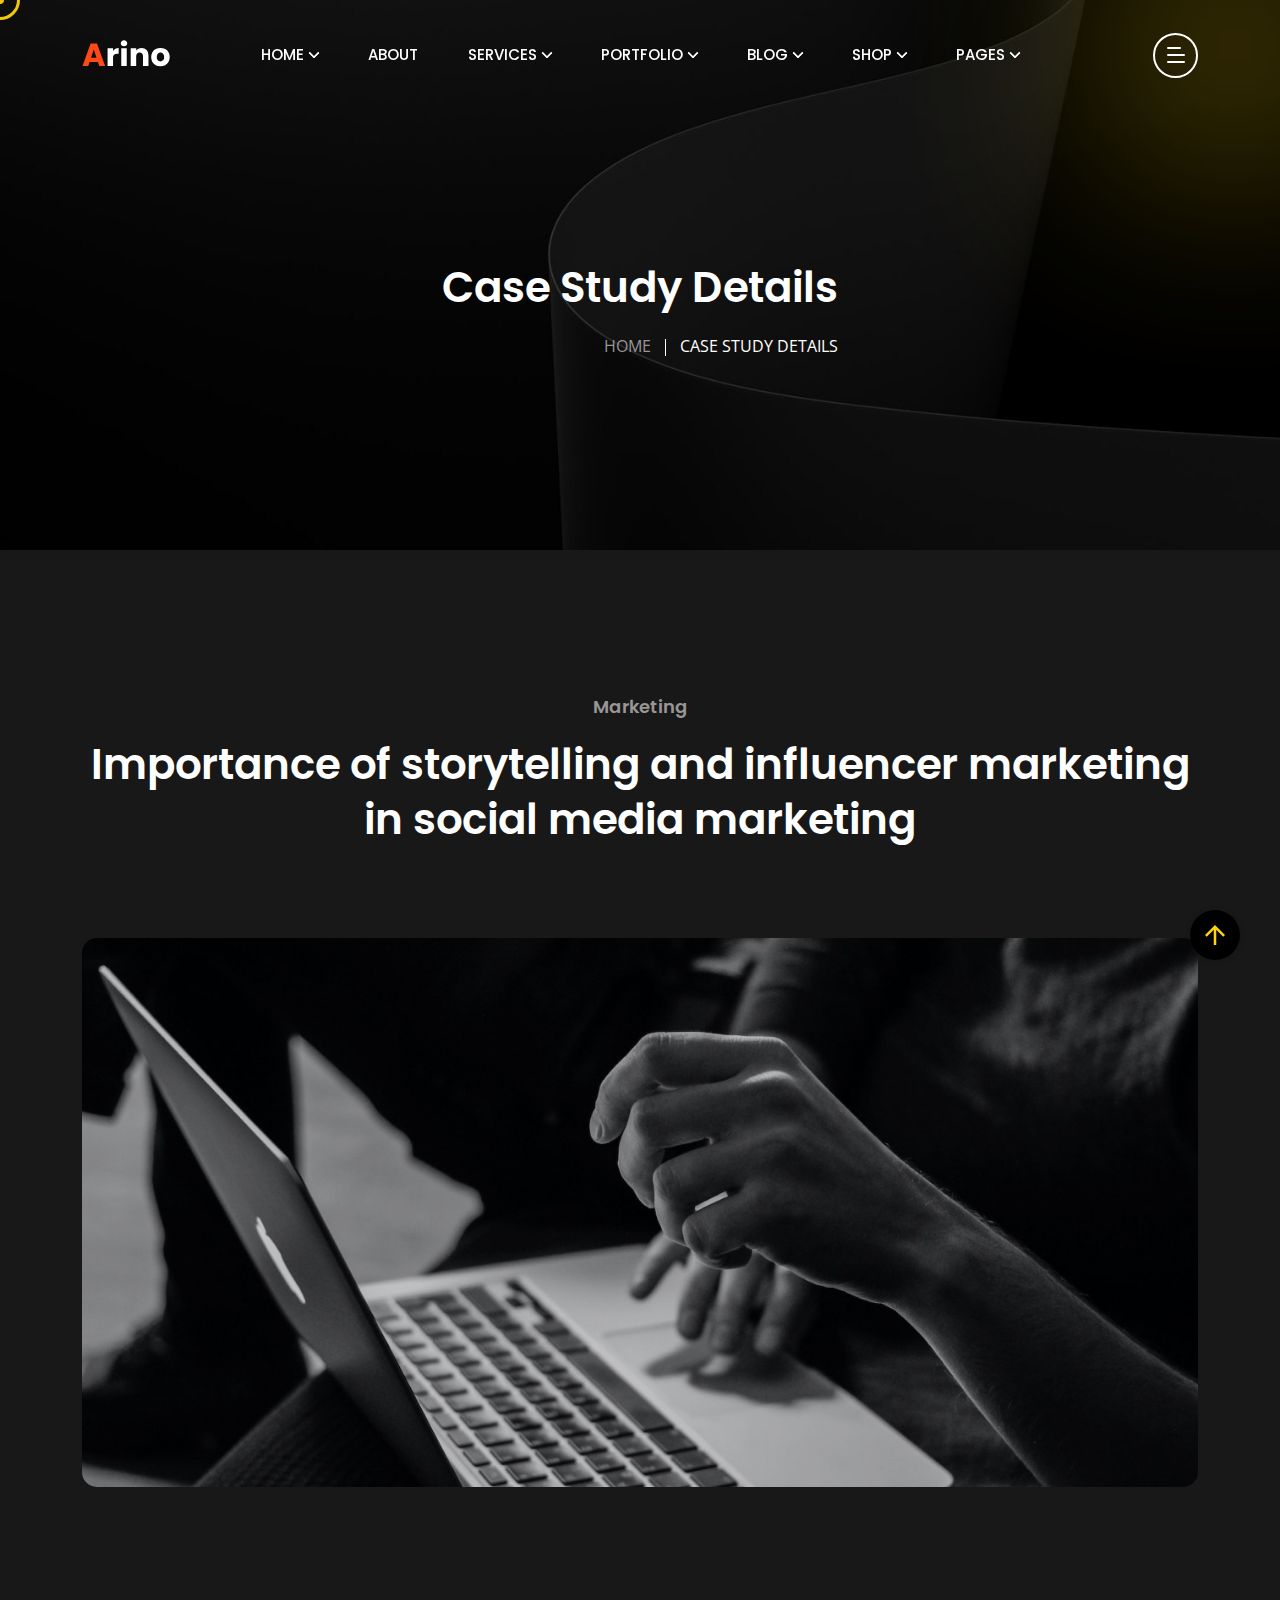
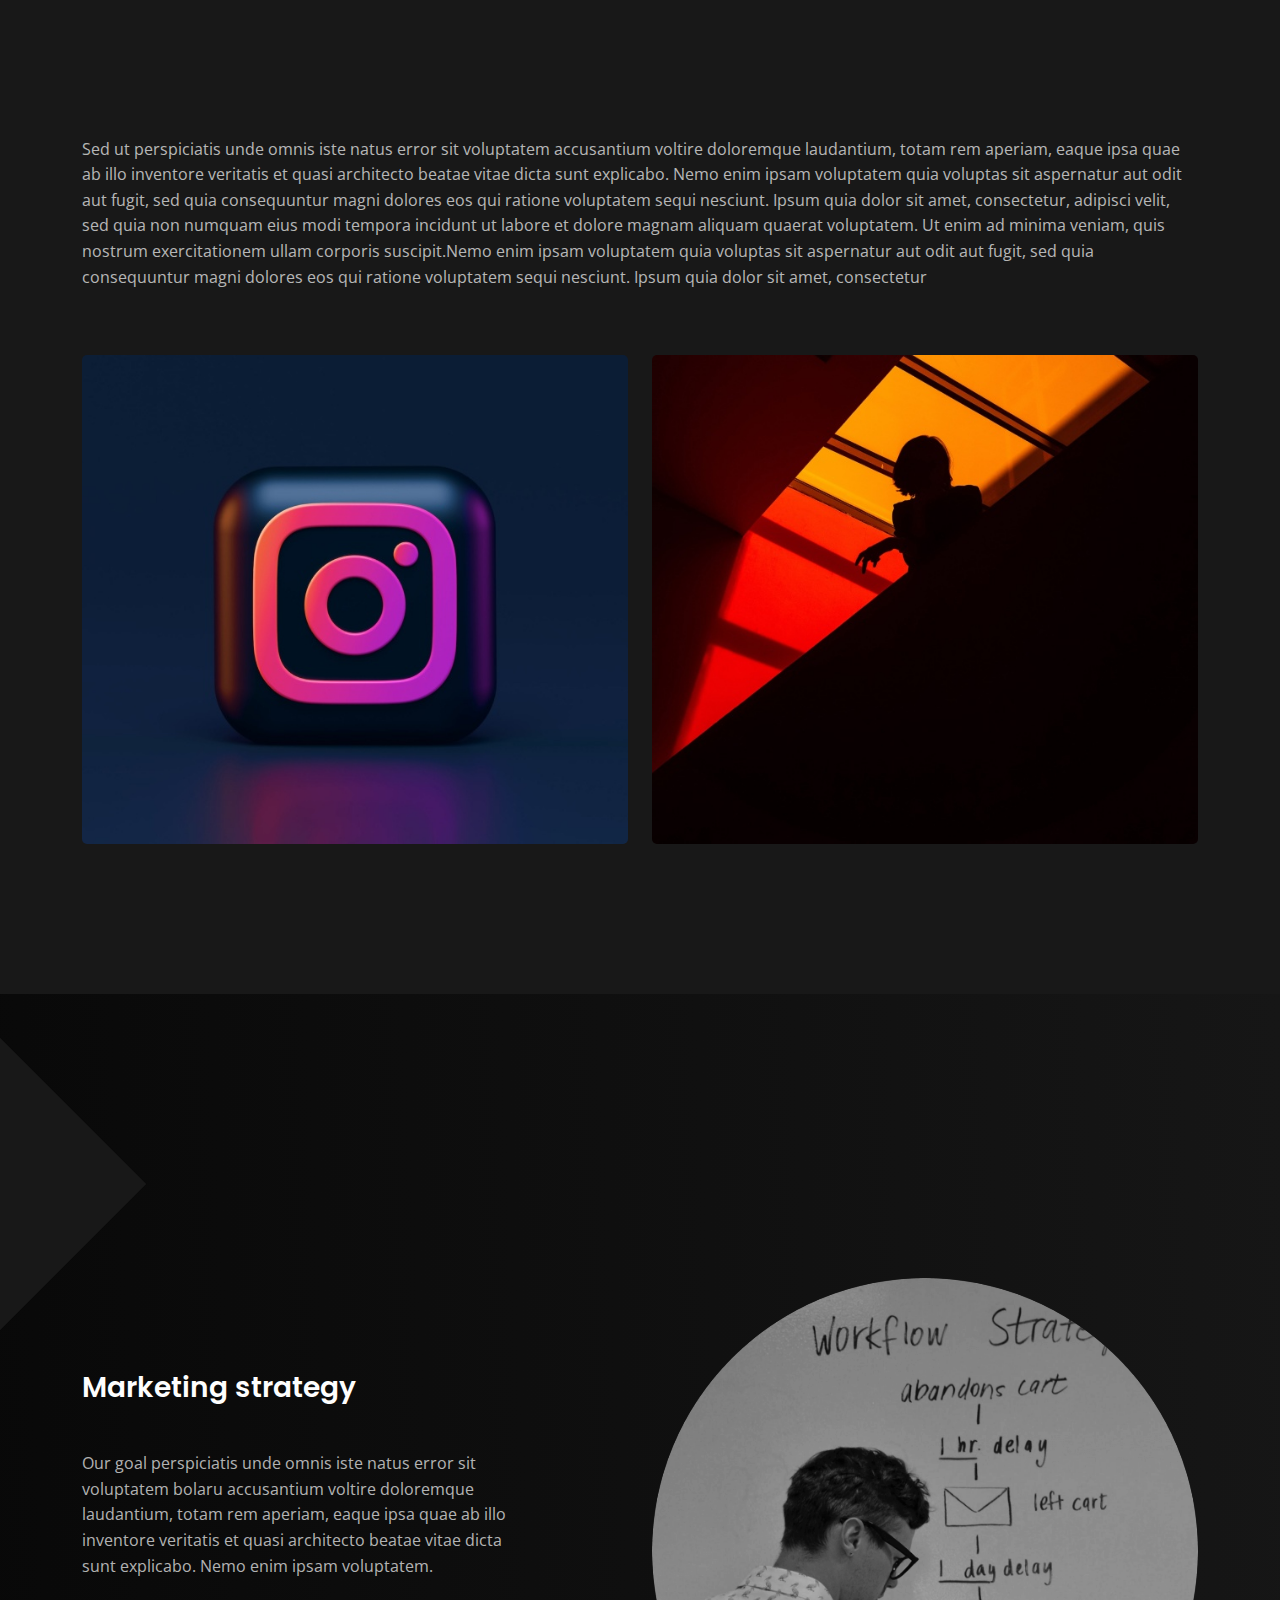
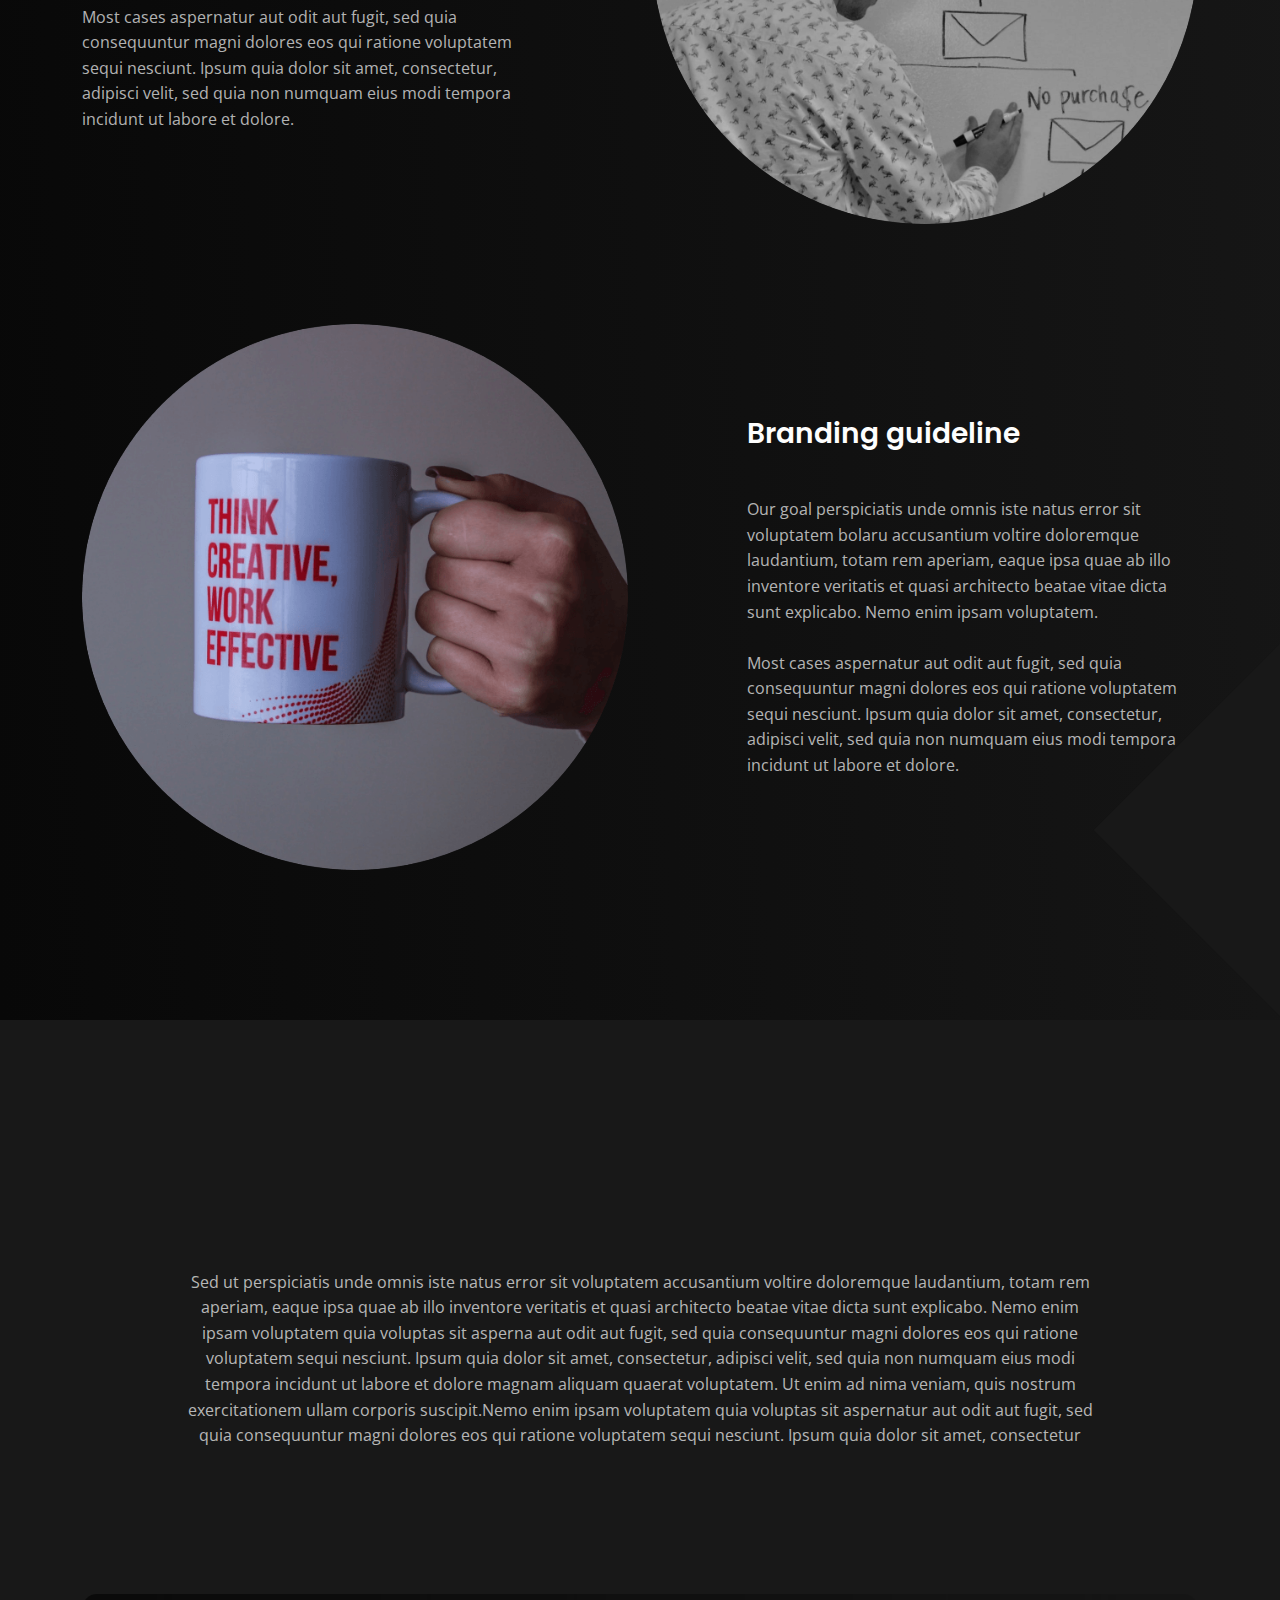
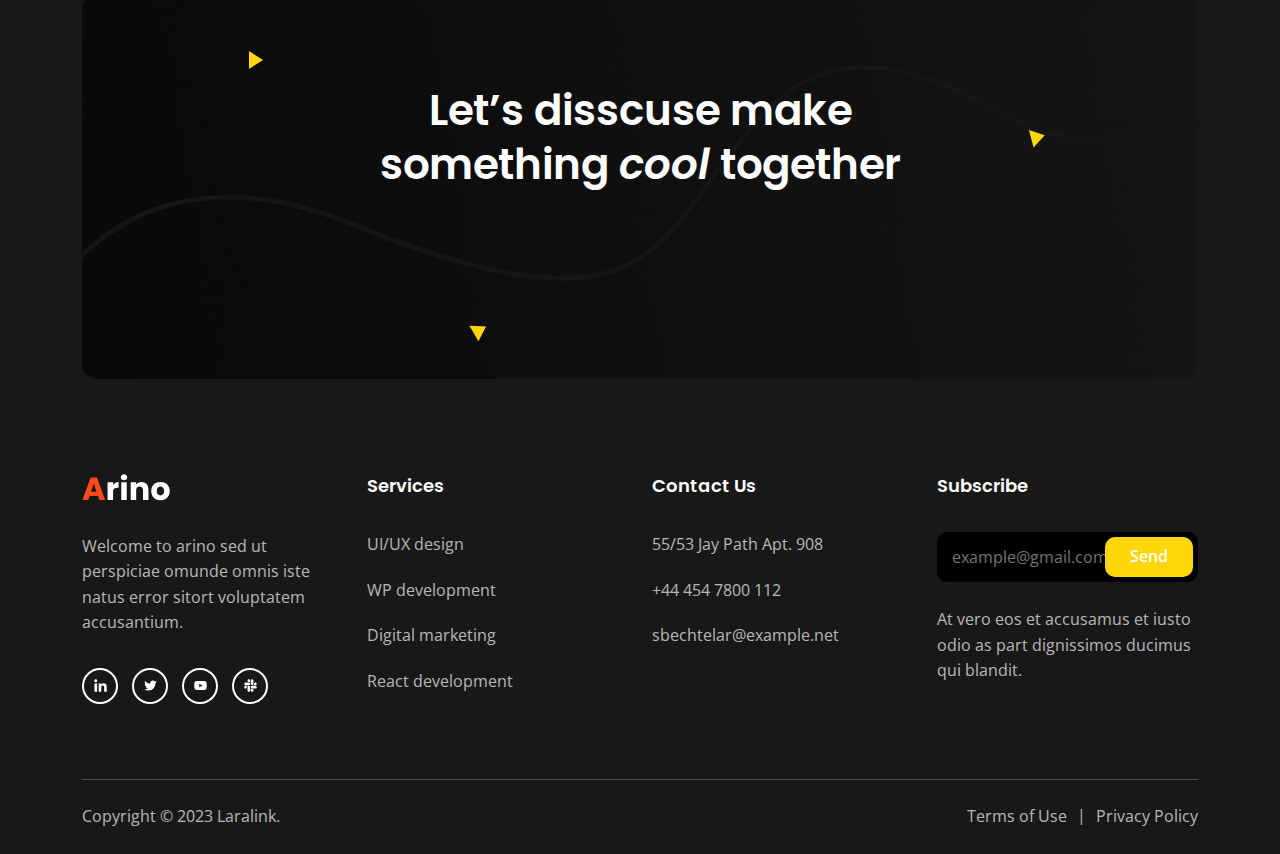
<file: case-study.html>
<!DOCTYPE html>
<html class="no-js" lang="en">

<head>
  <!-- Meta Tags -->
  <meta charset="utf-8">
  <meta http-equiv="x-ua-compatible" content="ie=edge">
  <meta name="viewport" content="width=device-width, initial-scale=1">
  <meta name="author" content="Laralink">
  <!-- Favicon Icon -->
  <link rel="icon" href="assets/img/favicon.png">
  <!-- Site Title -->
  <title>Arino - Creative Agency Template</title>
  <link rel="stylesheet" href="assets/css/plugins/bootstrap.min.css">
  <link rel="stylesheet" href="assets/css/plugins/fontawesome.min.css">
  <link rel="stylesheet" href="assets/css/plugins/slick.css">
  <link rel="stylesheet" href="assets/css/plugins/lightgallery.min.css">
  <link rel="stylesheet" href="assets/css/plugins/animate.css">
  <link rel="stylesheet" href="assets/css/style.css">
</head>

<body>
  <div class="cs-preloader cs-center">
    <div class="cs-preloader_in"></div>
  </div>
  <!-- Start Header Section -->
  <header class="cs-site_header cs-style1 text-uppercase cs-sticky_header">
    <div class="cs-main_header">
      <div class="container">
        <div class="cs-main_header_in">
          <div class="cs-main_header_left">
            <a class="cs-site_branding" href="index.html">
              <img src="assets/img/logo.svg" alt="Logo">
            </a>
          </div>
          <div class="cs-main_header_center">
            <div class="cs-nav cs-primary_font cs-medium">
              <ul class="cs-nav_list">
                <li class="menu-item-has-children cs-mega_menu">
                  <a href="index.html">Home</a>
                  <ul class="cs-mega_wrapper">
                    <li>
                      <ul>
                        <li>
                          <a href="index.html" class="cs-nav_list_img">
                            <img src="assets/img/demo/main-home.jpeg" alt="Thumb">
                          </a>
                          <a href="index.html">Main Home</a>
                        </li>
                        <li>
                          <a href="architecture-agency.html" class="cs-nav_list_img">
                            <img src="assets/img/demo/architecture-agency.jpeg" alt="Thumb">
                          </a>
                          <a href="architecture-agency.html">Architecture Agency</a>
                          <span class="cs-header_badge">New</span>
                        </li>
                      </ul>
                    </li>
                    <li>
                      <ul>
                        <li>
                          <a href="photography-agency.html" class="cs-nav_list_img">
                            <img src="assets/img/demo/photography-agency.jpeg" alt="Thumb">
                          </a>
                          <a href="photography-agency.html">Photography Agency</a>
                        </li>
                        <li>
                          <a href="creative-solution.html" class="cs-nav_list_img">
                            <img src="assets/img/demo/creative-solution.jpeg" alt="Thumb">
                          </a>
                          <a href="creative-solution.html">Creative Solution</a>
                          <span class="cs-header_badge">New</span>
                        </li>
                      </ul>
                    </li>
                    <li>
                      <ul>
                        <li>
                          <a href="creative-portfolio.html" class="cs-nav_list_img">
                            <img src="assets/img/demo/portfolio.jpeg" alt="Thumb">
                          </a>
                          <a href="creative-portfolio.html">Creative Portfolio</a>
                        </li>
                        <li>
                          <a href="personal-portfolio.html" class="cs-nav_list_img">
                            <img src="assets/img/demo/personal-portfolio.jpeg" alt="Thumb">
                            <span class="cs-header_badge">New</span>
                          </a>
                          <a href="personal-portfolio.html">Personal Portfolio</a>
                        </li>
                      </ul>
                    </li>
                    <li>
                      <ul>
                        <li>
                          <a href="digital-agency.html" class="cs-nav_list_img">
                            <img src="assets/img/demo/digital-agency.jpeg" alt="Thumb">
                          </a>
                          <a href="digital-agency.html">Digital Agency</a>
                        </li>
                        <li>
                          <a href="https://arino-html-rtl.vercel.app" target="_blank" class="cs-nav_list_img">
                            <img src="assets/img/demo/rtl.jpeg" alt="Thumb">
                          </a>
                          <a href="https://arino-html-rtl.vercel.app" target="_blank">RTL Demo</a>
                        </li>
                      </ul>
                    </li>
                    <li>
                      <ul>
                        <li>
                          <a href="marketing-agency.html" class="cs-nav_list_img">
                            <img src="assets/img/demo/marketing.jpeg" alt="Thumb">
                          </a>
                          <a href="marketing-agency.html">Marketing Agency</a>
                        </li>
                        <li>
                          <a href="showcase-portfolio.html" class="cs-nav_list_img">
                            <img src="assets/img/demo/portfolio-showcase.jpeg" alt="Thumb">
                          </a>
                          <a href="showcase-portfolio.html">Portfolio Showcase</a>
                        </li>
                        <li>
                          <a href="case-study-showcase.html" class="cs-nav_list_img">
                            <img src="assets/img/demo/case-study-showcase.jpeg" alt="Thumb">
                          </a>
                          <a href="case-study-showcase.html">Case Study Showcase</a>
                        </li>
                      </ul>
                    </li>
                    <li>
                      <ul>
                        <li>
                          <a href="freelancer-agency.html" class="cs-nav_list_img">
                            <img src="assets/img/demo/freelancer-agency.jpeg" alt="Thumb">
                          </a>
                          <a href="freelancer-agency.html">Freelancing Agency</a>
                        </li>
                        <li>
                          <a href="video-showcase.html" class="cs-nav_list_img">
                            <img src="assets/img/demo/video-showcase.jpeg" alt="Thumb">
                            <span class="cs-header_badge">New</span>
                          </a>
                          <a href="video-showcase.html">Video Showcase</a>
                        </li>
                      </ul>
                    </li>
                  </ul>
                </li>
                <li><a href="about.html">About</a></li>
                <li class="menu-item-has-children"><a href="service.html">Services</a>
                  <ul>
                    <li><a href="service.html">Services</a></li>
                    <li><a href="service-details.html">Service Details</a></li>
                  </ul>
                </li>
                <li class="menu-item-has-children"><a href="portfolio.html">Portfolio</a>
                  <ul>
                    <li><a href="portfolio.html">Portfolio</a></li>
                    <li><a href="portfolio-details.html">Portfolio Details</a></li>
                  </ul>
                </li>
                <li class="menu-item-has-children"><a href="blog.html">Blog</a>
                  <ul>
                    <li><a href="blog.html">Blog</a></li>
                    <li><a href="blog-details.html">Blog Details</a></li>
                  </ul>
                </li>
                <li class="menu-item-has-children">
                  <a href="shop.html">Shop</a>
                  <ul>
                    <li>
                      <a href="shop.html">Our Shop</a>
                    </li>
                    <li>
                      <a href="shop-product-details.html">Shop Details</a>
                    </li>
                    <li>
                      <a href="shop-cart.html">Cart</a>
                    </li>
                    <li>
                      <a href="shop-checkout.html">Checkout</a>
                    </li>
                    <li>
                      <a href="shop-order-recived.html">Success Order</a>
                    </li>
                    <li>
                      <a href="shop-wishlist.html">Wishlist</a>
                    </li>
                  </ul>
                </li>
                <li class="menu-item-has-children"><a href="#">Pages</a>
                  <ul>
                    <li><a href="contact.html">Contact</a></li>
                    <li><a href="team.html">Team</a></li>
                    <li><a href="team-details.html">Team Details</a></li>
                    <li><a href="case-study.html">Case Study Details</a></li>
                    <li><a href="faq.html">FAQ</a></li>
                  </ul>
                </li>
              </ul>
            </div>
          </div>
          <div class="cs-main_header_right">
            <div class="cs-toolbox">
              <span class="cs-icon_btn">
                <span class="cs-icon_btn_in">
                  <span></span>
                  <span></span>
                  <span></span>
                  <span></span>
                </span>
              </span>
            </div>
          </div>
        </div>
      </div>
    </div>
  </header>
  <div class="cs-side_header">
    <button class="cs-close"></button>
    <div class="cs-side_header_overlay"></div>
    <div class="cs-side_header_in">
      <div class="cs-side_header_shape"></div>
      <a class="cs-site_branding" href="index.html">
        <img src="assets/img/footer_logo.svg" alt="Logo">
      </a>
      <div class="cs-side_header_box">
        <h2 class="cs-side_header_heading">Do you have a project in your  <br> mind? Keep connect us.</h2>
      </div>
      <div class="cs-side_header_box">
        <h3 class="cs-side_header_title cs-primary_color">Contact Us</h3>
        <ul class="cs-contact_info cs-style1 cs-mp0">
          <li>
            <svg width="18" height="18" viewBox="0 0 18 18" fill="none" xmlns="http://www.w3.org/2000/svg">
              <path d="M17 12.5C15.75 12.5 14.55 12.3 13.43 11.93C13.08 11.82 12.69 11.9 12.41 12.17L10.21 14.37C7.38 12.93 5.06 10.62 3.62 7.79L5.82 5.58C6.1 5.31 6.18 4.92 6.07 4.57C5.7 3.45 5.5 2.25 5.5 1C5.5 0.45 5.05 0 4.5 0H1C0.45 0 0 0.45 0 1C0 10.39 7.61 18 17 18C17.55 18 18 17.55 18 17V13.5C18 12.95 17.55 12.5 17 12.5ZM9 0V10L12 7H18V0H9Z" fill="#FF4A17"/>
            </svg>
            <span>+44 454 7800 112</span>
          </li>
          <li>
            <svg width="20" height="18" viewBox="0 0 20 18" fill="none" xmlns="http://www.w3.org/2000/svg">
              <path d="M20 6.98V16C20 17.1 19.1 18 18 18H2C0.9 18 0 17.1 0 16V4C0 2.9 0.9 2 2 2H12.1C12.04 2.32 12 2.66 12 3C12 4.48 12.65 5.79 13.67 6.71L10 9L2 4V6L10 11L15.3 7.68C15.84 7.88 16.4 8 17 8C18.13 8 19.16 7.61 20 6.98ZM14 3C14 4.66 15.34 6 17 6C18.66 6 20 4.66 20 3C20 1.34 18.66 0 17 0C15.34 0 14 1.34 14 3Z" fill="#FF4A17"/>
            </svg>              
            <span>infotech@arino.com</span>
          </li>
          <li>
            <svg width="14" height="20" viewBox="0 0 14 20" fill="none" xmlns="http://www.w3.org/2000/svg">
              <path d="M7 0C3.13 0 0 3.13 0 7C0 12.25 7 20 7 20C7 20 14 12.25 14 7C14 3.13 10.87 0 7 0ZM7 9.5C5.62 9.5 4.5 8.38 4.5 7C4.5 5.62 5.62 4.5 7 4.5C8.38 4.5 9.5 5.62 9.5 7C9.5 8.38 8.38 9.5 7 9.5Z" fill="#FF4A17"/>
            </svg>              
            <span>50 Wall Street Suite, 44150 <br>Ohio, United States</span>
          </li>
        </ul>
      </div>
      <div class="cs-side_header_box">
        <h3 class="cs-side_header_title cs-primary_color">Subscribe</h3>
        <div class="cs-newsletter cs-style1">
          <form action="#" class="cs-newsletter_form">
            <input type="email" class="cs-newsletter_input" placeholder="example@gmail.com">
            <button class="cs-newsletter_btn"><span>Send</span></button>
          </form>
          <div class="cs-newsletter_text">At vero eos et accusamus et iusto odio as part dignissimos ducimus qui blandit.</div>
        </div>
      </div>
      <div class="cs-side_header_box">
        <div class="cs-social_btns cs-style1">
          <a href="#" class="cs-center">
            <svg width="15" height="15" viewBox="0 0 15 15" fill="none" xmlns="http://www.w3.org/2000/svg">
              <path d="M4.04799 13.7497H1.45647V5.4043H4.04799V13.7497ZM2.75084 4.2659C1.92215 4.2659 1.25 3.57952 1.25 2.75084C1.25 2.35279 1.40812 1.97105 1.68958 1.68958C1.97105 1.40812 2.35279 1.25 2.75084 1.25C3.14888 1.25 3.53063 1.40812 3.81209 1.68958C4.09355 1.97105 4.25167 2.35279 4.25167 2.75084C4.25167 3.57952 3.57924 4.2659 2.75084 4.2659ZM13.7472 13.7497H11.1613V9.68722C11.1613 8.71903 11.1417 7.4774 9.81389 7.4774C8.46652 7.4774 8.26004 8.5293 8.26004 9.61747V13.7497H5.67132V5.4043H8.15681V6.54269H8.19308C8.53906 5.887 9.38421 5.19503 10.6451 5.19503C13.2679 5.19503 13.75 6.92215 13.75 9.16546V13.7497H13.7472Z" fill="white"></path>
            </svg> 
          </a>
          <a href="#" class="cs-center">
            <svg width="13" height="11" viewBox="0 0 13 11" fill="none" xmlns="http://www.w3.org/2000/svg">
              <path d="M11.4651 2.95396C11.4731 3.065 11.4731 3.17606 11.4731 3.2871C11.4731 6.67383 8.89535 10.5761 4.18402 10.5761C2.73255 10.5761 1.38421 10.1557 0.25 9.42608C0.456226 9.44986 0.654494 9.4578 0.868655 9.4578C2.06629 9.4578 3.16879 9.0533 4.04918 8.36326C2.92291 8.33946 1.97906 7.60183 1.65386 6.5866C1.81251 6.61038 1.97112 6.62624 2.1377 6.62624C2.36771 6.62624 2.59774 6.59451 2.81188 6.53901C1.63802 6.30105 0.757595 5.26996 0.757595 4.02472V3.99301C1.09864 4.18336 1.49524 4.30233 1.91558 4.31818C1.22554 3.85814 0.773464 3.07294 0.773464 2.1846C0.773464 1.70872 0.900344 1.27249 1.12244 0.891774C2.38355 2.44635 4.27919 3.46156 6.40481 3.57262C6.36516 3.38226 6.34136 3.184 6.34136 2.9857C6.34136 1.57388 7.4835 0.423828 8.90323 0.423828C9.64086 0.423828 10.3071 0.733156 10.7751 1.23284C11.354 1.1218 11.9093 0.907643 12.401 0.614185C12.2106 1.20906 11.8061 1.70875 11.2748 2.02598C11.7903 1.97049 12.29 1.82769 12.75 1.62942C12.4011 2.13702 11.9648 2.5891 11.4651 2.95396V2.95396Z" fill="white"></path>
            </svg>                    
          </a>
          <a href="#" class="cs-center">
            <svg width="13" height="9" viewBox="0 0 13 9" fill="none" xmlns="http://www.w3.org/2000/svg">
              <path d="M12.4888 1.48066C12.345 0.939353 11.9215 0.513038 11.3837 0.368362C10.4089 0.105469 6.5 0.105469 6.5 0.105469C6.5 0.105469 2.59116 0.105469 1.61633 0.368362C1.07853 0.513061 0.65496 0.939353 0.5112 1.48066C0.25 2.4618 0.25 4.50887 0.25 4.50887C0.25 4.50887 0.25 6.55595 0.5112 7.53709C0.65496 8.0784 1.07853 8.48695 1.61633 8.63163C2.59116 8.89452 6.5 8.89452 6.5 8.89452C6.5 8.89452 10.4088 8.89452 11.3837 8.63163C11.9215 8.48695 12.345 8.0784 12.4888 7.53709C12.75 6.55595 12.75 4.50887 12.75 4.50887C12.75 4.50887 12.75 2.4618 12.4888 1.48066V1.48066ZM5.22158 6.36746V2.65029L8.48861 4.50892L5.22158 6.36746V6.36746Z" fill="white"></path>
            </svg>                    
          </a>
          <a href="#" class="cs-center">
            <svg width="13" height="13" viewBox="0 0 13 13" fill="none" xmlns="http://www.w3.org/2000/svg">
              <path d="M2.87612 8.149C2.87612 8.87165 2.28571 9.46205 1.56306 9.46205C0.840402 9.46205 0.25 8.87165 0.25 8.149C0.25 7.42634 0.840402 6.83594 1.56306 6.83594H2.87612V8.149ZM3.53795 8.149C3.53795 7.42634 4.12835 6.83594 4.851 6.83594C5.57366 6.83594 6.16406 7.42634 6.16406 8.149V11.4369C6.16406 12.1596 5.57366 12.75 4.851 12.75C4.12835 12.75 3.53795 12.1596 3.53795 11.4369V8.149ZM4.851 2.87612C4.12835 2.87612 3.53795 2.28571 3.53795 1.56306C3.53795 0.840402 4.12835 0.25 4.851 0.25C5.57366 0.25 6.16406 0.840402 6.16406 1.56306V2.87612H4.851V2.87612ZM4.851 3.53795C5.57366 3.53795 6.16406 4.12835 6.16406 4.851C6.16406 5.57366 5.57366 6.16406 4.851 6.16406H1.56306C0.840402 6.16406 0.25 5.57366 0.25 4.851C0.25 4.12835 0.840402 3.53795 1.56306 3.53795H4.851V3.53795ZM10.1239 4.851C10.1239 4.12835 10.7143 3.53795 11.4369 3.53795C12.1596 3.53795 12.75 4.12835 12.75 4.851C12.75 5.57366 12.1596 6.16406 11.4369 6.16406H10.1239V4.851V4.851ZM9.46205 4.851C9.46205 5.57366 8.87165 6.16406 8.149 6.16406C7.42634 6.16406 6.83594 5.57366 6.83594 4.851V1.56306C6.83594 0.840402 7.42634 0.25 8.149 0.25C8.87165 0.25 9.46205 0.840402 9.46205 1.56306V4.851V4.851ZM8.149 10.1239C8.87165 10.1239 9.46205 10.7143 9.46205 11.4369C9.46205 12.1596 8.87165 12.75 8.149 12.75C7.42634 12.75 6.83594 12.1596 6.83594 11.4369V10.1239H8.149ZM8.149 9.46205C7.42634 9.46205 6.83594 8.87165 6.83594 8.149C6.83594 7.42634 7.42634 6.83594 8.149 6.83594H11.4369C12.1596 6.83594 12.75 7.42634 12.75 8.149C12.75 8.87165 12.1596 9.46205 11.4369 9.46205H8.149Z" fill="white"></path>
            </svg>                    
          </a>
        </div>
      </div>
    </div>
  </div>
  <!-- End Header Section -->
  
  <!-- Start Hero -->
  <div class="cs-page_heading cs-style1 cs-center text-center cs-bg" data-src="assets/img/case_study_details_bg.jpeg">
    <div class="container">
      <div class="cs-page_heading_in">
        <h1 class="cs-page_title cs-font_50 cs-white_color">Case Study Details</h1>
        <ol class="breadcrumb text-uppercase">
          <li class="breadcrumb-item"><a href="index.html">Home</a></li>
          <li class="breadcrumb-item active">Case Study Details</li>
        </ol>
      </div>
    </div>
  </div>
  <!-- End Hero -->
  <div class="cs-height_145 cs-height_lg_80"></div>
  <div class="container">
    <div class="cs-section_heading cs-style1 text-center">
      <h3 class="cs-section_subtitle">Marketing</h3>
      <h2 class="cs-section_title wow fadeInUp" data-wow-duration="0.8s" data-wow-delay="0.2s">Importance of storytelling and influencer  marketing in social media marketing</h2>
    </div>
    <div class="cs-height_90 cs-height_lg_45"></div>
    <img src="assets/img/case_study_img_1.jpeg" alt="Case Study" class="w-100 cs-radius_15">
    <div class="cs-height_140 cs-height_lg_80"></div>
    <h2 class="cs-font_38 text-center cs-m0 wow fadeInUp" data-wow-duration="0.8s" data-wow-delay="0.2s">Case Study Overview</h2>
    <div class="cs-height_60 cs-height_lg_45"></div>
    <p class="cs-m0">Sed ut perspiciatis unde omnis iste natus error sit voluptatem accusantium voltire doloremque laudantium, totam rem aperiam, eaque ipsa quae ab illo inventore veritatis et quasi architecto beatae vitae dicta sunt explicabo. Nemo enim ipsam voluptatem quia voluptas sit aspernatur aut odit aut fugit, sed quia consequuntur magni dolores eos qui ratione voluptatem sequi nesciunt. Ipsum quia dolor sit amet, consectetur, adipisci velit, sed quia non numquam eius modi tempora incidunt ut labore et dolore magnam aliquam quaerat voluptatem. Ut enim ad minima veniam, quis nostrum exercitationem ullam corporis suscipit.Nemo enim ipsam voluptatem quia voluptas sit aspernatur aut odit aut fugit, sed quia consequuntur magni dolores eos qui ratione voluptatem sequi nesciunt. Ipsum quia dolor sit amet, consectetur</p>
    <div class="cs-height_65 cs-height_lg_45"></div>
    <div class="row">
      <div class="col-sm-6">
        <img src="assets/img/case_study_img_2.jpeg" alt="Case Study" class="w-100 cs-radius_5">
        <div class="cs-height_25 cs-height_lg_25"></div>
      </div>
      <div class="col-sm-6">
        <img src="assets/img/case_study_img_3.jpeg" alt="Case Study" class="w-100 cs-radius_5">
        <div class="cs-height_25 cs-height_lg_25"></div>
      </div>
    </div>
    <div class="cs-height_125 cs-height_lg_55"></div>
  </div>
  <section class="cs-gradient_bg_1 cs-shape_wrap_6">
    <div class="cs-shape_2"><div></div></div>
    <div class="cs-shape_2"><div></div></div>
    <div class="container">
      <div class="cs-height_145 cs-height_lg_80"></div>
      <h2 class="cs-font_38 text-center cs-m0 wow fadeInUp" data-wow-duration="0.8s" data-wow-delay="0.2s">Case Study Research</h2>
      <div class="cs-height_90 cs-height_lg_45"></div>
      <div class="row align-items-center cs-column_reverse_lg">
        <div class="col-lg-5">
          <h3 class="cs-font_30 cs-m0">Marketing strategy</h3>
          <div class="cs-height_45 cs-height_lg_30"></div>
          <p class="cs-m0">Our goal perspiciatis unde omnis iste natus error sit voluptatem bolaru accusantium voltire doloremque laudantium, totam rem aperiam, eaque ipsa quae ab illo inventore veritatis et quasi architecto beatae vitae dicta sunt explicabo. Nemo enim ipsam voluptatem. <br><br>Most cases aspernatur aut odit aut fugit, sed quia consequuntur magni dolores eos qui ratione voluptatem sequi nesciunt. Ipsum quia dolor sit amet, consectetur, adipisci velit, sed quia non numquam eius modi tempora incidunt ut labore et dolore.</p>
        </div>
        <div class="col-lg-6 offset-lg-1 text-center">
          <div class="cs-portfolio_img_in cs-shine_hover_1 rounded-circle">
            <img src="assets/img/case_study_img_4.png" alt="Case study" class="w-100">
          </div>
          <div class="cs-height_0 cs-height_lg_40"></div>
        </div>
      </div>
      <div class="cs-height_100 cs-height_lg_80"></div>
      <div class="row align-items-center">
        <div class="col-lg-6 text-center">
          <div class="cs-portfolio_img_in cs-shine_hover_1 rounded-circle">
            <img src="assets/img/case_study_img_5.png" alt="Case study" class="w-100">
          </div>
          <div class="cs-height_0 cs-height_lg_40"></div>
        </div>
        <div class="col-lg-5 offset-lg-1">
          <h3 class="cs-font_30 cs-m0">Branding guideline</h3>
          <div class="cs-height_45 cs-height_lg_30"></div>
          <p class="cs-m0">Our goal perspiciatis unde omnis iste natus error sit voluptatem bolaru accusantium voltire doloremque laudantium, totam rem aperiam, eaque ipsa quae ab illo inventore veritatis et quasi architecto beatae vitae dicta sunt explicabo. Nemo enim ipsam voluptatem. <br><br>Most cases aspernatur aut odit aut fugit, sed quia consequuntur magni dolores eos qui ratione voluptatem sequi nesciunt. Ipsum quia dolor sit amet, consectetur, adipisci velit, sed quia non numquam eius modi tempora incidunt ut labore et dolore.</p>
        </div>
      </div>
      <div class="cs-height_150 cs-height_lg_80"></div>
    </div>
  </section>
  <div class="cs-height_140 cs-height_lg_80"></div>
  <div class="container text-center">
    <div class="row col-lg-10 offset-lg-1">
      <h2 class="cs-font_38 cs-m0 wow fadeInUp" data-wow-duration="0.8s" data-wow-delay="0.2s">Result of The Case Study</h2>
      <div class="cs-height_60 cs-height_lg_45"></div>
      <p class="cs-m0">Sed ut perspiciatis unde omnis iste natus error sit voluptatem accusantium voltire doloremque laudantium, totam rem aperiam, eaque ipsa quae ab illo inventore veritatis et quasi architecto beatae vitae dicta sunt explicabo. Nemo enim ipsam voluptatem quia voluptas sit asperna aut odit aut fugit, sed quia consequuntur magni dolores eos qui ratione voluptatem sequi nesciunt. Ipsum quia dolor sit amet, consectetur, adipisci velit, sed quia non numquam eius modi tempora incidunt ut labore et dolore magnam aliquam quaerat voluptatem. Ut enim ad nima veniam, quis nostrum exercitationem ullam corporis suscipit.Nemo enim ipsam voluptatem quia voluptas sit aspernatur aut odit aut fugit, sed quia consequuntur magni dolores eos qui ratione voluptatem sequi nesciunt. Ipsum quia dolor sit amet, consectetur</p>
    </div>
  </div>
  <div class="cs-height_145 cs-height_lg_80"></div>
  <!-- Start CTA -->
  <section>
    <div class="container">
      <div class="cs-cta cs-style1 cs-bg text-center cs-shape_wrap_1 cs-position_1" data-src="assets/img/cta_bg.jpeg" >
        <div class="cs-shape_1"></div>
        <div class="cs-shape_1"></div>
        <div class="cs-shape_1"></div>
        <div class="cs-cta_in">
          <h2 class="cs-cta_title cs-semi_bold cs-m0">Let’s disscuse make <br>something <i>cool</i> together</h2>
          <div class="cs-height_70 cs-height_lg_30"></div>
          <a href="contact.html" class="cs-text_btn wow fadeInUp" data-wow-duration="0.8s" data-wow-delay="0.2s">
            <span>Apply For Meeting</span>
            <svg width="26" height="12" viewBox="0 0 26 12" fill="none" xmlns="http://www.w3.org/2000/svg">
              <path d="M25.5307 6.53033C25.8236 6.23744 25.8236 5.76256 25.5307 5.46967L20.7577 0.696699C20.4648 0.403806 19.99 0.403806 19.6971 0.696699C19.4042 0.989593 19.4042 1.46447 19.6971 1.75736L23.9397 6L19.6971 10.2426C19.4042 10.5355 19.4042 11.0104 19.6971 11.3033C19.99 11.5962 20.4648 11.5962 20.7577 11.3033L25.5307 6.53033ZM0.000366211 6.75H25.0004V5.25H0.000366211V6.75Z" fill="currentColor"/>
            </svg>            
          </a>
        </div>
      </div>
    </div>
  </section>
  <!-- End CTA -->
  <!-- Start Footer -->
  <footer class="cs-fooer">
    <div class="cs-fooer_main">
      <div class="container">
        <div class="row">
          <div class="col-lg-3 col-sm-6">
            <div class="cs-footer_item">
              <div class="cs-text_widget">
                <img src="assets/img/footer_logo.svg" alt="Thumb">
                <p>Welcome to arino sed ut perspiciae omunde omnis iste natus error sitort voluptatem accusantium.</p>
              </div>
              <div class="cs-social_btns cs-style1">
                <a href="#" class="cs-center">
                  <svg width="15" height="15" viewBox="0 0 15 15" fill="none" xmlns="http://www.w3.org/2000/svg">
                    <path d="M4.04799 13.7497H1.45647V5.4043H4.04799V13.7497ZM2.75084 4.2659C1.92215 4.2659 1.25 3.57952 1.25 2.75084C1.25 2.35279 1.40812 1.97105 1.68958 1.68958C1.97105 1.40812 2.35279 1.25 2.75084 1.25C3.14888 1.25 3.53063 1.40812 3.81209 1.68958C4.09355 1.97105 4.25167 2.35279 4.25167 2.75084C4.25167 3.57952 3.57924 4.2659 2.75084 4.2659ZM13.7472 13.7497H11.1613V9.68722C11.1613 8.71903 11.1417 7.4774 9.81389 7.4774C8.46652 7.4774 8.26004 8.5293 8.26004 9.61747V13.7497H5.67132V5.4043H8.15681V6.54269H8.19308C8.53906 5.887 9.38421 5.19503 10.6451 5.19503C13.2679 5.19503 13.75 6.92215 13.75 9.16546V13.7497H13.7472Z" fill="white"/>
                  </svg> 
                </a>
                <a href="#" class="cs-center">
                  <svg width="13" height="11" viewBox="0 0 13 11" fill="none" xmlns="http://www.w3.org/2000/svg">
                    <path d="M11.4651 2.95396C11.4731 3.065 11.4731 3.17606 11.4731 3.2871C11.4731 6.67383 8.89535 10.5761 4.18402 10.5761C2.73255 10.5761 1.38421 10.1557 0.25 9.42608C0.456226 9.44986 0.654494 9.4578 0.868655 9.4578C2.06629 9.4578 3.16879 9.0533 4.04918 8.36326C2.92291 8.33946 1.97906 7.60183 1.65386 6.5866C1.81251 6.61038 1.97112 6.62624 2.1377 6.62624C2.36771 6.62624 2.59774 6.59451 2.81188 6.53901C1.63802 6.30105 0.757595 5.26996 0.757595 4.02472V3.99301C1.09864 4.18336 1.49524 4.30233 1.91558 4.31818C1.22554 3.85814 0.773464 3.07294 0.773464 2.1846C0.773464 1.70872 0.900344 1.27249 1.12244 0.891774C2.38355 2.44635 4.27919 3.46156 6.40481 3.57262C6.36516 3.38226 6.34136 3.184 6.34136 2.9857C6.34136 1.57388 7.4835 0.423828 8.90323 0.423828C9.64086 0.423828 10.3071 0.733156 10.7751 1.23284C11.354 1.1218 11.9093 0.907643 12.401 0.614185C12.2106 1.20906 11.8061 1.70875 11.2748 2.02598C11.7903 1.97049 12.29 1.82769 12.75 1.62942C12.4011 2.13702 11.9648 2.5891 11.4651 2.95396V2.95396Z" fill="white"/>
                  </svg>                    
                </a>
                <a href="#" class="cs-center">
                  <svg width="13" height="9" viewBox="0 0 13 9" fill="none" xmlns="http://www.w3.org/2000/svg">
                    <path d="M12.4888 1.48066C12.345 0.939353 11.9215 0.513038 11.3837 0.368362C10.4089 0.105469 6.5 0.105469 6.5 0.105469C6.5 0.105469 2.59116 0.105469 1.61633 0.368362C1.07853 0.513061 0.65496 0.939353 0.5112 1.48066C0.25 2.4618 0.25 4.50887 0.25 4.50887C0.25 4.50887 0.25 6.55595 0.5112 7.53709C0.65496 8.0784 1.07853 8.48695 1.61633 8.63163C2.59116 8.89452 6.5 8.89452 6.5 8.89452C6.5 8.89452 10.4088 8.89452 11.3837 8.63163C11.9215 8.48695 12.345 8.0784 12.4888 7.53709C12.75 6.55595 12.75 4.50887 12.75 4.50887C12.75 4.50887 12.75 2.4618 12.4888 1.48066V1.48066ZM5.22158 6.36746V2.65029L8.48861 4.50892L5.22158 6.36746V6.36746Z" fill="white"/>
                  </svg>                    
                </a>
                <a href="#" class="cs-center">
                  <svg width="13" height="13" viewBox="0 0 13 13" fill="none" xmlns="http://www.w3.org/2000/svg">
                    <path d="M2.87612 8.149C2.87612 8.87165 2.28571 9.46205 1.56306 9.46205C0.840402 9.46205 0.25 8.87165 0.25 8.149C0.25 7.42634 0.840402 6.83594 1.56306 6.83594H2.87612V8.149ZM3.53795 8.149C3.53795 7.42634 4.12835 6.83594 4.851 6.83594C5.57366 6.83594 6.16406 7.42634 6.16406 8.149V11.4369C6.16406 12.1596 5.57366 12.75 4.851 12.75C4.12835 12.75 3.53795 12.1596 3.53795 11.4369V8.149ZM4.851 2.87612C4.12835 2.87612 3.53795 2.28571 3.53795 1.56306C3.53795 0.840402 4.12835 0.25 4.851 0.25C5.57366 0.25 6.16406 0.840402 6.16406 1.56306V2.87612H4.851V2.87612ZM4.851 3.53795C5.57366 3.53795 6.16406 4.12835 6.16406 4.851C6.16406 5.57366 5.57366 6.16406 4.851 6.16406H1.56306C0.840402 6.16406 0.25 5.57366 0.25 4.851C0.25 4.12835 0.840402 3.53795 1.56306 3.53795H4.851V3.53795ZM10.1239 4.851C10.1239 4.12835 10.7143 3.53795 11.4369 3.53795C12.1596 3.53795 12.75 4.12835 12.75 4.851C12.75 5.57366 12.1596 6.16406 11.4369 6.16406H10.1239V4.851V4.851ZM9.46205 4.851C9.46205 5.57366 8.87165 6.16406 8.149 6.16406C7.42634 6.16406 6.83594 5.57366 6.83594 4.851V1.56306C6.83594 0.840402 7.42634 0.25 8.149 0.25C8.87165 0.25 9.46205 0.840402 9.46205 1.56306V4.851V4.851ZM8.149 10.1239C8.87165 10.1239 9.46205 10.7143 9.46205 11.4369C9.46205 12.1596 8.87165 12.75 8.149 12.75C7.42634 12.75 6.83594 12.1596 6.83594 11.4369V10.1239H8.149ZM8.149 9.46205C7.42634 9.46205 6.83594 8.87165 6.83594 8.149C6.83594 7.42634 7.42634 6.83594 8.149 6.83594H11.4369C12.1596 6.83594 12.75 7.42634 12.75 8.149C12.75 8.87165 12.1596 9.46205 11.4369 9.46205H8.149Z" fill="white"/>
                  </svg>                    
                </a>
              </div>
            </div>
          </div>
          <div class="col-lg-3 col-sm-6">
            <div class="cs-footer_item">
              <h2 class="cs-widget_title">Services</h2>
              <ul class="cs-menu_widget cs-mp0">
                <li><a href="service-details.html">UI/UX design</a></li>
                <li><a href="service-details.html">WP development</a></li>
                <li><a href="service-details.html">Digital marketing</a></li>
                <li><a href="service-details.html">React development</a></li>
              </ul>
            </div>
          </div>
          <div class="col-lg-3 col-sm-6">
            <div class="cs-footer_item">
              <h2 class="cs-widget_title">Contact Us</h2>
              <ul class="cs-menu_widget cs-mp0">
                <li>55/53 Jay Path Apt. 908</li>
                <li>+44 454 7800 112</li>
                <li>sbechtelar@example.net</li>
              </ul>
            </div>
          </div>
          <div class="col-lg-3 col-sm-6">
            <div class="cs-footer_item">
              <h2 class="cs-widget_title">Subscribe</h2>
              <div class="cs-newsletter cs-style1">
                <form action="#" class="cs-newsletter_form">
                  <input type="email" class="cs-newsletter_input" placeholder="example@gmail.com">
                  <button class="cs-newsletter_btn"><span>Send</span></button>
                </form>
                <div class="cs-newsletter_text">At vero eos et accusamus et iusto odio as part dignissimos ducimus qui blandit.</div>
              </div>
            </div>
          </div>
        </div>
      </div>
    </div>
    <div class="container">
      <div class="cs-bottom_footer">
        <div class="cs-bottom_footer_left">
          <div class="cs-copyright">Copyright © 2023 Laralink.</div>
        </div>
        <div class="cs-bottom_footer_right">
          <ul class="cs-footer_links cs-mp0">
            <li><a href="">Terms of Use</a></li>
            <li><a href="">Privacy Policy</a></li>
          </ul>
        </div>
      </div>
    </div>
  </footer>
  <!-- End Footer -->

  <span class="cs-scrollup">
    <svg width="20" height="20" viewBox="0 0 20 20" fill="none" xmlns="http://www.w3.org/2000/svg">
      <path d="M0 10L1.7625 11.7625L8.75 4.7875V20H11.25V4.7875L18.225 11.775L20 10L10 0L0 10Z" fill="currentColor"/>
    </svg>      
  </span>
  
  <!-- Start Video Popup -->
  <div class="cs-video_popup">
    <div class="cs-video_popup_overlay"></div>
    <div class="cs-video_popup_content">
      <div class="cs-video_popup_layer"></div>
      <div class="cs-video_popup_container">
        <div class="cs-video_popup_align">
          <div class="embed-responsive embed-responsive-16by9">
            <iframe class="embed-responsive-item" src="about:blank"></iframe>
          </div>
        </div>
        <div class="cs-video_popup_close"></div>
      </div>
    </div>
  </div>
  <!-- End Video Popup -->

  <!-- Script -->
  <script src="assets/js/plugins/jquery-3.6.0.min.js"></script>
  <script src="assets/js/plugins/isotope.pkg.min.js"></script>
  <script src="assets/js/plugins/jquery.slick.min.js"></script>
  <script src="assets/js/plugins/jquery.counter.min.js"></script>
  <script src="assets/js/plugins/lightgallery.min.js"></script>
  <script src="assets/js/plugins/wow.min.js"></script>
  <script src="assets/js/plugins/gsap.min.js"></script>
  <script src="assets/js/main.js"></script>
</body>
</html>
</file>
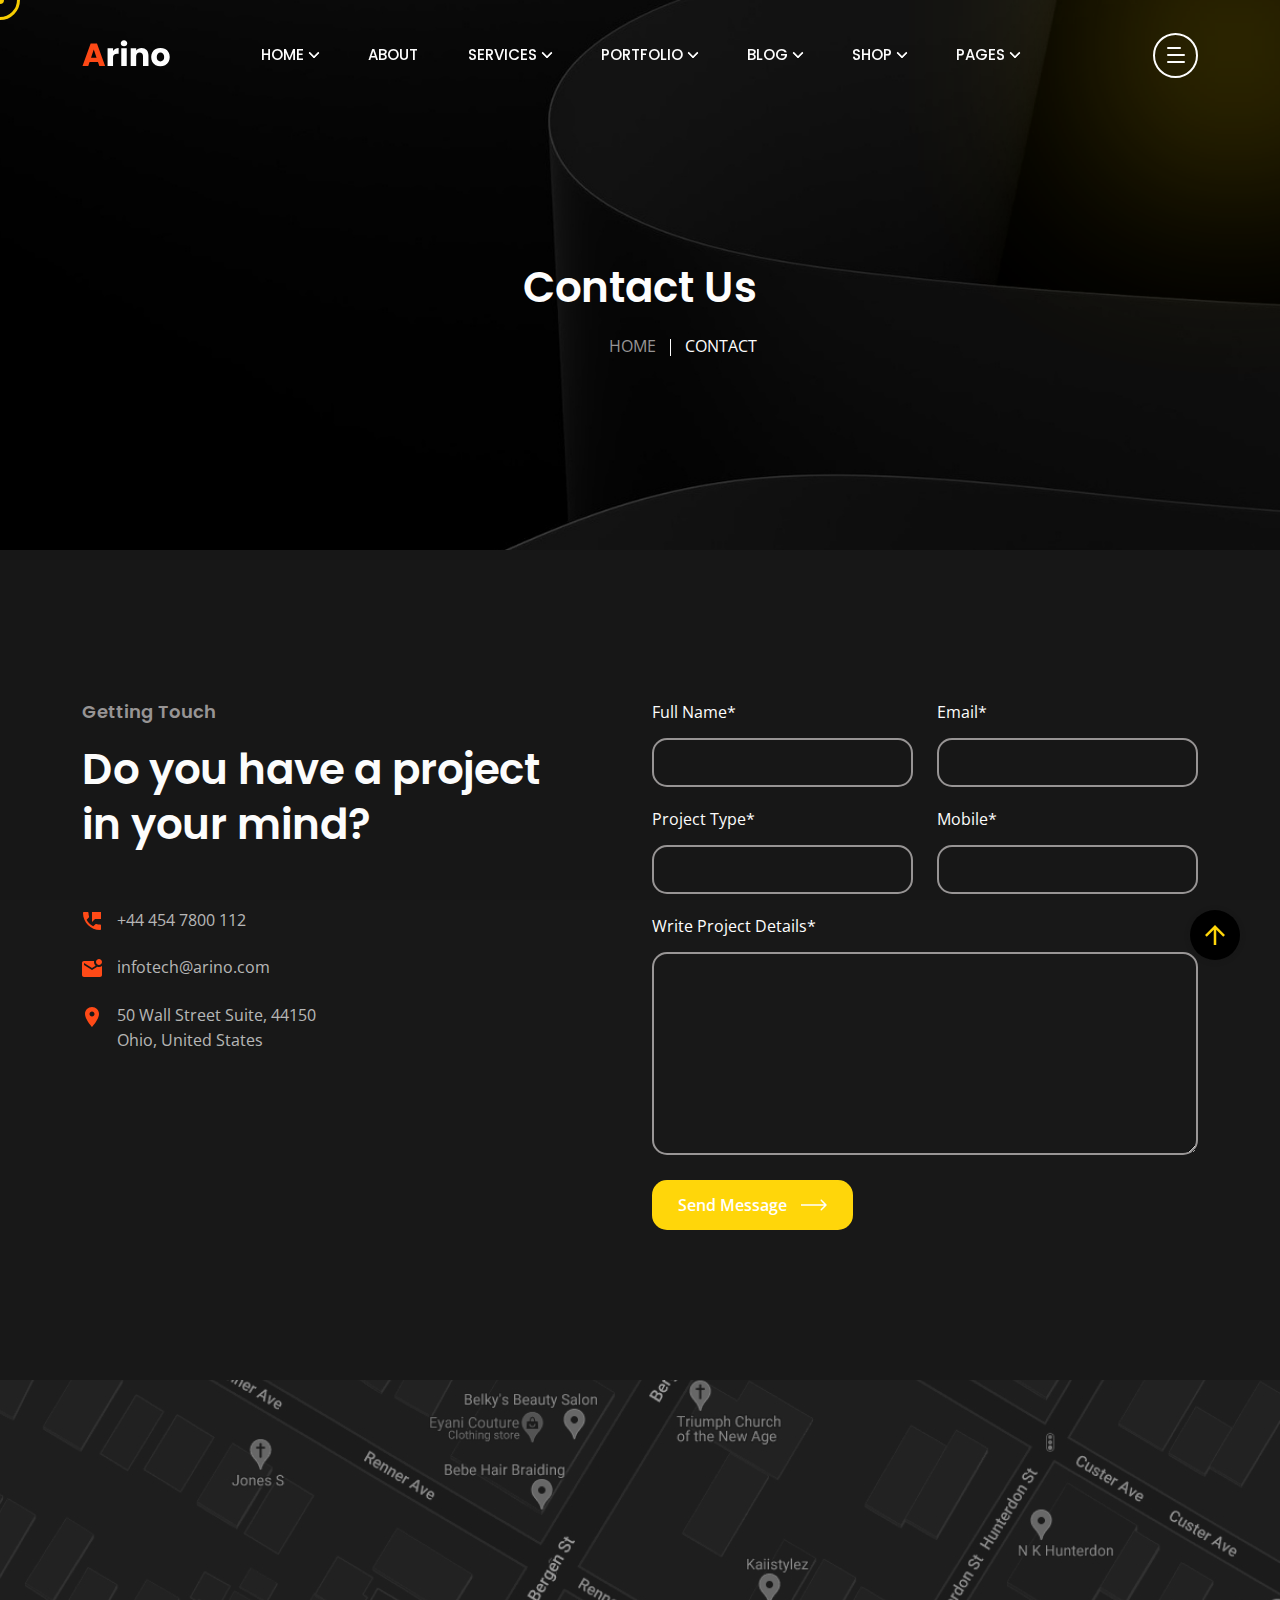
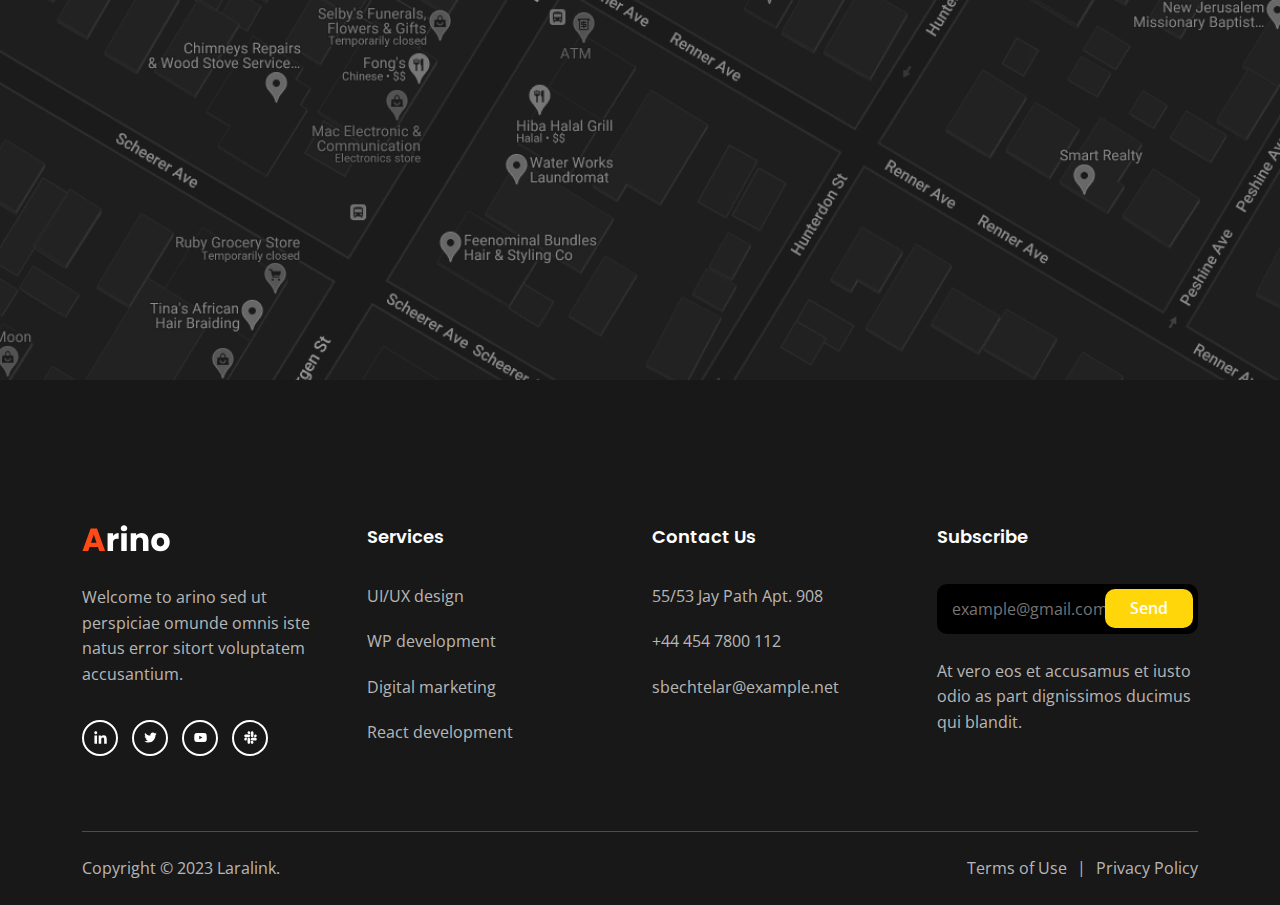
<file: contact.html>
<!DOCTYPE html>
<html class="no-js" lang="en">

<head>
  <!-- Meta Tags -->
  <meta charset="utf-8">
  <meta http-equiv="x-ua-compatible" content="ie=edge">
  <meta name="viewport" content="width=device-width, initial-scale=1">
  <meta name="author" content="Laralink">
  <!-- Favicon Icon -->
  <link rel="icon" href="assets/img/favicon.png">
  <!-- Site Title -->
  <title>Arino - Creative Agency Template</title>
  <link rel="stylesheet" href="assets/css/plugins/bootstrap.min.css">
  <link rel="stylesheet" href="assets/css/plugins/fontawesome.min.css">
  <link rel="stylesheet" href="assets/css/plugins/slick.css">
  <link rel="stylesheet" href="assets/css/plugins/lightgallery.min.css">
  <link rel="stylesheet" href="assets/css/plugins/animate.css">
  <link rel="stylesheet" href="assets/css/style.css">
</head>

<body>
  <div class="cs-preloader cs-center">
    <div class="cs-preloader_in"></div>
  </div>
  <!-- Start Header Section -->
  <header class="cs-site_header cs-style1 text-uppercase cs-sticky_header">
    <div class="cs-main_header">
      <div class="container">
        <div class="cs-main_header_in">
          <div class="cs-main_header_left">
            <a class="cs-site_branding" href="index.html">
              <img src="assets/img/logo.svg" alt="Logo">
            </a>
          </div>
          <div class="cs-main_header_center">
            <div class="cs-nav cs-primary_font cs-medium">
              <ul class="cs-nav_list">
                <li class="menu-item-has-children cs-mega_menu">
                  <a href="index.html">Home</a>
                  <ul class="cs-mega_wrapper">
                    <li>
                      <ul>
                        <li>
                          <a href="index.html" class="cs-nav_list_img">
                            <img src="assets/img/demo/main-home.jpeg" alt="Thumb">
                          </a>
                          <a href="index.html">Main Home</a>
                        </li>
                        <li>
                          <a href="architecture-agency.html" class="cs-nav_list_img">
                            <img src="assets/img/demo/architecture-agency.jpeg" alt="Thumb">
                          </a>
                          <a href="architecture-agency.html">Architecture Agency</a>
                          <span class="cs-header_badge">New</span>
                        </li>
                      </ul>
                    </li>
                    <li>
                      <ul>
                        <li>
                          <a href="photography-agency.html" class="cs-nav_list_img">
                            <img src="assets/img/demo/photography-agency.jpeg" alt="Thumb">
                          </a>
                          <a href="photography-agency.html">Photography Agency</a>
                        </li>
                        <li>
                          <a href="creative-solution.html" class="cs-nav_list_img">
                            <img src="assets/img/demo/creative-solution.jpeg" alt="Thumb">
                          </a>
                          <a href="creative-solution.html">Creative Solution</a>
                          <span class="cs-header_badge">New</span>
                        </li>
                      </ul>
                    </li>
                    <li>
                      <ul>
                        <li>
                          <a href="creative-portfolio.html" class="cs-nav_list_img">
                            <img src="assets/img/demo/portfolio.jpeg" alt="Thumb">
                          </a>
                          <a href="creative-portfolio.html">Creative Portfolio</a>
                        </li>
                        <li>
                          <a href="personal-portfolio.html" class="cs-nav_list_img">
                            <img src="assets/img/demo/personal-portfolio.jpeg" alt="Thumb">
                            <span class="cs-header_badge">New</span>
                          </a>
                          <a href="personal-portfolio.html">Personal Portfolio</a>
                        </li>
                      </ul>
                    </li>
                    <li>
                      <ul>
                        <li>
                          <a href="digital-agency.html" class="cs-nav_list_img">
                            <img src="assets/img/demo/digital-agency.jpeg" alt="Thumb">
                          </a>
                          <a href="digital-agency.html">Digital Agency</a>
                        </li>
                        <li>
                          <a href="https://arino-html-rtl.vercel.app" target="_blank" class="cs-nav_list_img">
                            <img src="assets/img/demo/rtl.jpeg" alt="Thumb">
                          </a>
                          <a href="https://arino-html-rtl.vercel.app" target="_blank">RTL Demo</a>
                        </li>
                      </ul>
                    </li>
                    <li>
                      <ul>
                        <li>
                          <a href="marketing-agency.html" class="cs-nav_list_img">
                            <img src="assets/img/demo/marketing.jpeg" alt="Thumb">
                          </a>
                          <a href="marketing-agency.html">Marketing Agency</a>
                        </li>
                        <li>
                          <a href="showcase-portfolio.html" class="cs-nav_list_img">
                            <img src="assets/img/demo/portfolio-showcase.jpeg" alt="Thumb">
                          </a>
                          <a href="showcase-portfolio.html">Portfolio Showcase</a>
                        </li>
                        <li>
                          <a href="case-study-showcase.html" class="cs-nav_list_img">
                            <img src="assets/img/demo/case-study-showcase.jpeg" alt="Thumb">
                          </a>
                          <a href="case-study-showcase.html">Case Study Showcase</a>
                        </li>
                      </ul>
                    </li>
                    <li>
                      <ul>
                        <li>
                          <a href="freelancer-agency.html" class="cs-nav_list_img">
                            <img src="assets/img/demo/freelancer-agency.jpeg" alt="Thumb">
                          </a>
                          <a href="freelancer-agency.html">Freelancing Agency</a>
                        </li>
                        <li>
                          <a href="video-showcase.html" class="cs-nav_list_img">
                            <img src="assets/img/demo/video-showcase.jpeg" alt="Thumb">
                            <span class="cs-header_badge">New</span>
                          </a>
                          <a href="video-showcase.html">Video Showcase</a>
                        </li>
                      </ul>
                    </li>
                  </ul>
                </li>
                <li><a href="about.html">About</a></li>
                <li class="menu-item-has-children"><a href="service.html">Services</a>
                  <ul>
                    <li><a href="service.html">Services</a></li>
                    <li><a href="service-details.html">Service Details</a></li>
                  </ul>
                </li>
                <li class="menu-item-has-children"><a href="portfolio.html">Portfolio</a>
                  <ul>
                    <li><a href="portfolio.html">Portfolio</a></li>
                    <li><a href="portfolio-details.html">Portfolio Details</a></li>
                  </ul>
                </li>
                <li class="menu-item-has-children"><a href="blog.html">Blog</a>
                  <ul>
                    <li><a href="blog.html">Blog</a></li>
                    <li><a href="blog-details.html">Blog Details</a></li>
                  </ul>
                </li>
                <li class="menu-item-has-children">
                  <a href="shop.html">Shop</a>
                  <ul>
                    <li>
                      <a href="shop.html">Our Shop</a>
                    </li>
                    <li>
                      <a href="shop-product-details.html">Shop Details</a>
                    </li>
                    <li>
                      <a href="shop-cart.html">Cart</a>
                    </li>
                    <li>
                      <a href="shop-checkout.html">Checkout</a>
                    </li>
                    <li>
                      <a href="shop-order-recived.html">Success Order</a>
                    </li>
                    <li>
                      <a href="shop-wishlist.html">Wishlist</a>
                    </li>
                  </ul>
                </li>
                <li class="menu-item-has-children"><a href="#">Pages</a>
                  <ul>
                    <li><a href="contact.html">Contact</a></li>
                    <li><a href="team.html">Team</a></li>
                    <li><a href="team-details.html">Team Details</a></li>
                    <li><a href="case-study.html">Case Study Details</a></li>
                    <li><a href="faq.html">FAQ</a></li>
                  </ul>
                </li>
              </ul>
            </div>
          </div>
          <div class="cs-main_header_right">
            <div class="cs-toolbox">
              <span class="cs-icon_btn">
                <span class="cs-icon_btn_in">
                  <span></span>
                  <span></span>
                  <span></span>
                  <span></span>
                </span>
              </span>
            </div>
          </div>
        </div>
      </div>
    </div>
  </header>
  <div class="cs-side_header">
    <button class="cs-close"></button>
    <div class="cs-side_header_overlay"></div>
    <div class="cs-side_header_in">
      <div class="cs-side_header_shape"></div>
      <a class="cs-site_branding" href="index.html">
        <img src="assets/img/footer_logo.svg" alt="Logo">
      </a>
      <div class="cs-side_header_box">
        <h2 class="cs-side_header_heading">Do you have a project in your  <br> mind? Keep connect us.</h2>
      </div>
      <div class="cs-side_header_box">
        <h3 class="cs-side_header_title cs-primary_color">Contact Us</h3>
        <ul class="cs-contact_info cs-style1 cs-mp0">
          <li>
            <svg width="18" height="18" viewBox="0 0 18 18" fill="none" xmlns="http://www.w3.org/2000/svg">
              <path d="M17 12.5C15.75 12.5 14.55 12.3 13.43 11.93C13.08 11.82 12.69 11.9 12.41 12.17L10.21 14.37C7.38 12.93 5.06 10.62 3.62 7.79L5.82 5.58C6.1 5.31 6.18 4.92 6.07 4.57C5.7 3.45 5.5 2.25 5.5 1C5.5 0.45 5.05 0 4.5 0H1C0.45 0 0 0.45 0 1C0 10.39 7.61 18 17 18C17.55 18 18 17.55 18 17V13.5C18 12.95 17.55 12.5 17 12.5ZM9 0V10L12 7H18V0H9Z" fill="#FF4A17"/>
            </svg>
            <span>+44 454 7800 112</span>
          </li>
          <li>
            <svg width="20" height="18" viewBox="0 0 20 18" fill="none" xmlns="http://www.w3.org/2000/svg">
              <path d="M20 6.98V16C20 17.1 19.1 18 18 18H2C0.9 18 0 17.1 0 16V4C0 2.9 0.9 2 2 2H12.1C12.04 2.32 12 2.66 12 3C12 4.48 12.65 5.79 13.67 6.71L10 9L2 4V6L10 11L15.3 7.68C15.84 7.88 16.4 8 17 8C18.13 8 19.16 7.61 20 6.98ZM14 3C14 4.66 15.34 6 17 6C18.66 6 20 4.66 20 3C20 1.34 18.66 0 17 0C15.34 0 14 1.34 14 3Z" fill="#FF4A17"/>
            </svg>              
            <span>infotech@arino.com</span>
          </li>
          <li>
            <svg width="14" height="20" viewBox="0 0 14 20" fill="none" xmlns="http://www.w3.org/2000/svg">
              <path d="M7 0C3.13 0 0 3.13 0 7C0 12.25 7 20 7 20C7 20 14 12.25 14 7C14 3.13 10.87 0 7 0ZM7 9.5C5.62 9.5 4.5 8.38 4.5 7C4.5 5.62 5.62 4.5 7 4.5C8.38 4.5 9.5 5.62 9.5 7C9.5 8.38 8.38 9.5 7 9.5Z" fill="#FF4A17"/>
            </svg>              
            <span>50 Wall Street Suite, 44150 <br>Ohio, United States</span>
          </li>
        </ul>
      </div>
      <div class="cs-side_header_box">
        <h3 class="cs-side_header_title cs-primary_color">Subscribe</h3>
        <div class="cs-newsletter cs-style1">
          <form action="#" class="cs-newsletter_form">
            <input type="email" class="cs-newsletter_input" placeholder="example@gmail.com">
            <button class="cs-newsletter_btn"><span>Send</span></button>
          </form>
          <div class="cs-newsletter_text">At vero eos et accusamus et iusto odio as part dignissimos ducimus qui blandit.</div>
        </div>
      </div>
      <div class="cs-side_header_box">
        <div class="cs-social_btns cs-style1">
          <a href="#" class="cs-center">
            <svg width="15" height="15" viewBox="0 0 15 15" fill="none" xmlns="http://www.w3.org/2000/svg">
              <path d="M4.04799 13.7497H1.45647V5.4043H4.04799V13.7497ZM2.75084 4.2659C1.92215 4.2659 1.25 3.57952 1.25 2.75084C1.25 2.35279 1.40812 1.97105 1.68958 1.68958C1.97105 1.40812 2.35279 1.25 2.75084 1.25C3.14888 1.25 3.53063 1.40812 3.81209 1.68958C4.09355 1.97105 4.25167 2.35279 4.25167 2.75084C4.25167 3.57952 3.57924 4.2659 2.75084 4.2659ZM13.7472 13.7497H11.1613V9.68722C11.1613 8.71903 11.1417 7.4774 9.81389 7.4774C8.46652 7.4774 8.26004 8.5293 8.26004 9.61747V13.7497H5.67132V5.4043H8.15681V6.54269H8.19308C8.53906 5.887 9.38421 5.19503 10.6451 5.19503C13.2679 5.19503 13.75 6.92215 13.75 9.16546V13.7497H13.7472Z" fill="white"></path>
            </svg> 
          </a>
          <a href="#" class="cs-center">
            <svg width="13" height="11" viewBox="0 0 13 11" fill="none" xmlns="http://www.w3.org/2000/svg">
              <path d="M11.4651 2.95396C11.4731 3.065 11.4731 3.17606 11.4731 3.2871C11.4731 6.67383 8.89535 10.5761 4.18402 10.5761C2.73255 10.5761 1.38421 10.1557 0.25 9.42608C0.456226 9.44986 0.654494 9.4578 0.868655 9.4578C2.06629 9.4578 3.16879 9.0533 4.04918 8.36326C2.92291 8.33946 1.97906 7.60183 1.65386 6.5866C1.81251 6.61038 1.97112 6.62624 2.1377 6.62624C2.36771 6.62624 2.59774 6.59451 2.81188 6.53901C1.63802 6.30105 0.757595 5.26996 0.757595 4.02472V3.99301C1.09864 4.18336 1.49524 4.30233 1.91558 4.31818C1.22554 3.85814 0.773464 3.07294 0.773464 2.1846C0.773464 1.70872 0.900344 1.27249 1.12244 0.891774C2.38355 2.44635 4.27919 3.46156 6.40481 3.57262C6.36516 3.38226 6.34136 3.184 6.34136 2.9857C6.34136 1.57388 7.4835 0.423828 8.90323 0.423828C9.64086 0.423828 10.3071 0.733156 10.7751 1.23284C11.354 1.1218 11.9093 0.907643 12.401 0.614185C12.2106 1.20906 11.8061 1.70875 11.2748 2.02598C11.7903 1.97049 12.29 1.82769 12.75 1.62942C12.4011 2.13702 11.9648 2.5891 11.4651 2.95396V2.95396Z" fill="white"></path>
            </svg>                    
          </a>
          <a href="#" class="cs-center">
            <svg width="13" height="9" viewBox="0 0 13 9" fill="none" xmlns="http://www.w3.org/2000/svg">
              <path d="M12.4888 1.48066C12.345 0.939353 11.9215 0.513038 11.3837 0.368362C10.4089 0.105469 6.5 0.105469 6.5 0.105469C6.5 0.105469 2.59116 0.105469 1.61633 0.368362C1.07853 0.513061 0.65496 0.939353 0.5112 1.48066C0.25 2.4618 0.25 4.50887 0.25 4.50887C0.25 4.50887 0.25 6.55595 0.5112 7.53709C0.65496 8.0784 1.07853 8.48695 1.61633 8.63163C2.59116 8.89452 6.5 8.89452 6.5 8.89452C6.5 8.89452 10.4088 8.89452 11.3837 8.63163C11.9215 8.48695 12.345 8.0784 12.4888 7.53709C12.75 6.55595 12.75 4.50887 12.75 4.50887C12.75 4.50887 12.75 2.4618 12.4888 1.48066V1.48066ZM5.22158 6.36746V2.65029L8.48861 4.50892L5.22158 6.36746V6.36746Z" fill="white"></path>
            </svg>                    
          </a>
          <a href="#" class="cs-center">
            <svg width="13" height="13" viewBox="0 0 13 13" fill="none" xmlns="http://www.w3.org/2000/svg">
              <path d="M2.87612 8.149C2.87612 8.87165 2.28571 9.46205 1.56306 9.46205C0.840402 9.46205 0.25 8.87165 0.25 8.149C0.25 7.42634 0.840402 6.83594 1.56306 6.83594H2.87612V8.149ZM3.53795 8.149C3.53795 7.42634 4.12835 6.83594 4.851 6.83594C5.57366 6.83594 6.16406 7.42634 6.16406 8.149V11.4369C6.16406 12.1596 5.57366 12.75 4.851 12.75C4.12835 12.75 3.53795 12.1596 3.53795 11.4369V8.149ZM4.851 2.87612C4.12835 2.87612 3.53795 2.28571 3.53795 1.56306C3.53795 0.840402 4.12835 0.25 4.851 0.25C5.57366 0.25 6.16406 0.840402 6.16406 1.56306V2.87612H4.851V2.87612ZM4.851 3.53795C5.57366 3.53795 6.16406 4.12835 6.16406 4.851C6.16406 5.57366 5.57366 6.16406 4.851 6.16406H1.56306C0.840402 6.16406 0.25 5.57366 0.25 4.851C0.25 4.12835 0.840402 3.53795 1.56306 3.53795H4.851V3.53795ZM10.1239 4.851C10.1239 4.12835 10.7143 3.53795 11.4369 3.53795C12.1596 3.53795 12.75 4.12835 12.75 4.851C12.75 5.57366 12.1596 6.16406 11.4369 6.16406H10.1239V4.851V4.851ZM9.46205 4.851C9.46205 5.57366 8.87165 6.16406 8.149 6.16406C7.42634 6.16406 6.83594 5.57366 6.83594 4.851V1.56306C6.83594 0.840402 7.42634 0.25 8.149 0.25C8.87165 0.25 9.46205 0.840402 9.46205 1.56306V4.851V4.851ZM8.149 10.1239C8.87165 10.1239 9.46205 10.7143 9.46205 11.4369C9.46205 12.1596 8.87165 12.75 8.149 12.75C7.42634 12.75 6.83594 12.1596 6.83594 11.4369V10.1239H8.149ZM8.149 9.46205C7.42634 9.46205 6.83594 8.87165 6.83594 8.149C6.83594 7.42634 7.42634 6.83594 8.149 6.83594H11.4369C12.1596 6.83594 12.75 7.42634 12.75 8.149C12.75 8.87165 12.1596 9.46205 11.4369 9.46205H8.149Z" fill="white"></path>
            </svg>                    
          </a>
        </div>
      </div>
    </div>
  </div>
  <!-- End Header Section -->
  
  <!-- Start Hero -->
  <div class="cs-page_heading cs-style1 cs-center text-center cs-bg" data-src="assets/img/contact_hero_bg.jpeg">
    <div class="container">
      <div class="cs-page_heading_in">
        <h1 class="cs-page_title cs-font_50 cs-white_color">Contact Us</h1>
        <ol class="breadcrumb text-uppercase">
          <li class="breadcrumb-item"><a href="index.html">Home</a></li>
          <li class="breadcrumb-item active">Contact</li>
        </ol>
      </div>
    </div>
  </div>
  <!-- End Hero -->
  <div class="cs-height_150 cs-height_lg_80"></div>
  <div class="container">
    <div class="row">
      <div class="col-lg-6">
        <div class="cs-section_heading cs-style1">
          <h3 class="cs-section_subtitle">Getting Touch</h3>
          <h2 class="cs-section_title">Do you have a project <br>in your mind?</h2>
        </div>
        <div class="cs-height_55 cs-height_lg_30"></div>
        <ul class="cs-contact_info cs-style1 cs-mp0">
          <li>
            <svg width="18" height="18" viewBox="0 0 18 18" fill="none" xmlns="http://www.w3.org/2000/svg">
              <path d="M17 12.5C15.75 12.5 14.55 12.3 13.43 11.93C13.08 11.82 12.69 11.9 12.41 12.17L10.21 14.37C7.38 12.93 5.06 10.62 3.62 7.79L5.82 5.58C6.1 5.31 6.18 4.92 6.07 4.57C5.7 3.45 5.5 2.25 5.5 1C5.5 0.45 5.05 0 4.5 0H1C0.45 0 0 0.45 0 1C0 10.39 7.61 18 17 18C17.55 18 18 17.55 18 17V13.5C18 12.95 17.55 12.5 17 12.5ZM9 0V10L12 7H18V0H9Z" fill="#FF4A17"></path>
            </svg>
            <span>+44 454 7800 112</span>
          </li>
          <li>
            <svg width="20" height="18" viewBox="0 0 20 18" fill="none" xmlns="http://www.w3.org/2000/svg">
              <path d="M20 6.98V16C20 17.1 19.1 18 18 18H2C0.9 18 0 17.1 0 16V4C0 2.9 0.9 2 2 2H12.1C12.04 2.32 12 2.66 12 3C12 4.48 12.65 5.79 13.67 6.71L10 9L2 4V6L10 11L15.3 7.68C15.84 7.88 16.4 8 17 8C18.13 8 19.16 7.61 20 6.98ZM14 3C14 4.66 15.34 6 17 6C18.66 6 20 4.66 20 3C20 1.34 18.66 0 17 0C15.34 0 14 1.34 14 3Z" fill="#FF4A17"></path>
            </svg>              
            <span>infotech@arino.com</span>
          </li>
          <li>
            <svg width="14" height="20" viewBox="0 0 14 20" fill="none" xmlns="http://www.w3.org/2000/svg">
              <path d="M7 0C3.13 0 0 3.13 0 7C0 12.25 7 20 7 20C7 20 14 12.25 14 7C14 3.13 10.87 0 7 0ZM7 9.5C5.62 9.5 4.5 8.38 4.5 7C4.5 5.62 5.62 4.5 7 4.5C8.38 4.5 9.5 5.62 9.5 7C9.5 8.38 8.38 9.5 7 9.5Z" fill="#FF4A17"></path>
            </svg>              
            <span>50 Wall Street Suite, 44150 <br>Ohio, United States</span>
          </li>
        </ul>
        <div class="cs-height_0 cs-height_lg_50"></div>
      </div>
      <div class="col-lg-6">
        <form id="cs-form" action="https://api.web3forms.com/submit" method="POST" class="row">
          
          <input type="hidden" name="access_key" value="6d7bc3fc-6190-43c5-8298-89ac5ef7494f">
          <input type="checkbox" name="botcheck" style="display: none;">
          <!-- Optional: Can be type="hidden" or type="text" for subject -->
          <input type="hidden" name="subject" value="Submission from Laralink Template">

          <div class="col-sm-6">
            <label class="cs-primary_color">Full Name*</label>
            <input type="text" class="cs-form_field" name="full-name" required>
            <div class="cs-height_20 cs-height_lg_20"></div>
          </div>
          <div class="col-sm-6">
            <label class="cs-primary_color">Email*</label>
            <input type="text" class="cs-form_field" name="email" required>
            <div class="cs-height_20 cs-height_lg_20"></div>
          </div>
          <div class="col-sm-6">
            <label class="cs-primary_color">Project Type*</label>
            <input type="text" class="cs-form_field" name="project" required>
            <div class="cs-height_20 cs-height_lg_20"></div>
          </div>
          <div class="col-sm-6">
            <label class="cs-primary_color">Mobile*</label>
            <input type="text" class="cs-form_field" name="number" required>
            <div class="cs-height_20 cs-height_lg_20"></div>
          </div>
          <div class="col-lg-12">
            <label class="cs-primary_color">Write Project Details*</label>
            <textarea cols="30" rows="7" class="cs-form_field" name="message" required></textarea>
            <div class="cs-height_25 cs-height_lg_25"></div>
          </div>
          <div class="col-lg-12">
            <button class="cs-btn cs-style1" type="submit">
              <span>Send Message</span>
              <svg width="26" height="12" viewBox="0 0 26 12" fill="none" xmlns="http://www.w3.org/2000/svg">
                <path d="M25.5303 6.53033C25.8232 6.23744 25.8232 5.76256 25.5303 5.46967L20.7574 0.696699C20.4645 0.403806 19.9896 0.403806 19.6967 0.696699C19.4038 0.989593 19.4038 1.46447 19.6967 1.75736L23.9393 6L19.6967 10.2426C19.4038 10.5355 19.4038 11.0104 19.6967 11.3033C19.9896 11.5962 20.4645 11.5962 20.7574 11.3033L25.5303 6.53033ZM0 6.75H25V5.25H0V6.75Z" fill="currentColor"/>
              </svg>                
            </button>
            <div id="cs-result"></div>
          </div>
        </form>
      </div>
    </div>
  </div>
  <div class="cs-height_150 cs-height_lg_80"></div>
  <div class="cs-google_map cs-bg" data-src="assets/img/map_img.jpeg">
    <iframe src="https://www.google.com/maps/embed?pb=!1m18!1m12!1m3!1d96652.27317354927!2d-74.33557928194516!3d40.79756494697628!2m3!1f0!2f0!3f0!3m2!1i1024!2i768!4f13.1!3m3!1m2!1s0x89c3a82f1352d0dd%3A0x81d4f72c4435aab5!2sTroy+Meadows+Wetlands!5e0!3m2!1sen!2sbd!4v1563075599994!5m2!1sen!2sbd" allowfullscreen></iframe>
  </div>
  <div class="cs-height_50 cs-height_lg_40"></div>
  <!-- Start Footer -->
  <footer class="cs-fooer">
    <div class="cs-fooer_main">
      <div class="container">
        <div class="row">
          <div class="col-lg-3 col-sm-6">
            <div class="cs-footer_item">
              <div class="cs-text_widget">
                <img src="assets/img/footer_logo.svg" alt="Thumb">
                <p>Welcome to arino sed ut perspiciae omunde omnis iste natus error sitort voluptatem accusantium.</p>
              </div>
              <div class="cs-social_btns cs-style1">
                <a href="#" class="cs-center">
                  <svg width="15" height="15" viewBox="0 0 15 15" fill="none" xmlns="http://www.w3.org/2000/svg">
                    <path d="M4.04799 13.7497H1.45647V5.4043H4.04799V13.7497ZM2.75084 4.2659C1.92215 4.2659 1.25 3.57952 1.25 2.75084C1.25 2.35279 1.40812 1.97105 1.68958 1.68958C1.97105 1.40812 2.35279 1.25 2.75084 1.25C3.14888 1.25 3.53063 1.40812 3.81209 1.68958C4.09355 1.97105 4.25167 2.35279 4.25167 2.75084C4.25167 3.57952 3.57924 4.2659 2.75084 4.2659ZM13.7472 13.7497H11.1613V9.68722C11.1613 8.71903 11.1417 7.4774 9.81389 7.4774C8.46652 7.4774 8.26004 8.5293 8.26004 9.61747V13.7497H5.67132V5.4043H8.15681V6.54269H8.19308C8.53906 5.887 9.38421 5.19503 10.6451 5.19503C13.2679 5.19503 13.75 6.92215 13.75 9.16546V13.7497H13.7472Z" fill="white"/>
                  </svg> 
                </a>
                <a href="#" class="cs-center">
                  <svg width="13" height="11" viewBox="0 0 13 11" fill="none" xmlns="http://www.w3.org/2000/svg">
                    <path d="M11.4651 2.95396C11.4731 3.065 11.4731 3.17606 11.4731 3.2871C11.4731 6.67383 8.89535 10.5761 4.18402 10.5761C2.73255 10.5761 1.38421 10.1557 0.25 9.42608C0.456226 9.44986 0.654494 9.4578 0.868655 9.4578C2.06629 9.4578 3.16879 9.0533 4.04918 8.36326C2.92291 8.33946 1.97906 7.60183 1.65386 6.5866C1.81251 6.61038 1.97112 6.62624 2.1377 6.62624C2.36771 6.62624 2.59774 6.59451 2.81188 6.53901C1.63802 6.30105 0.757595 5.26996 0.757595 4.02472V3.99301C1.09864 4.18336 1.49524 4.30233 1.91558 4.31818C1.22554 3.85814 0.773464 3.07294 0.773464 2.1846C0.773464 1.70872 0.900344 1.27249 1.12244 0.891774C2.38355 2.44635 4.27919 3.46156 6.40481 3.57262C6.36516 3.38226 6.34136 3.184 6.34136 2.9857C6.34136 1.57388 7.4835 0.423828 8.90323 0.423828C9.64086 0.423828 10.3071 0.733156 10.7751 1.23284C11.354 1.1218 11.9093 0.907643 12.401 0.614185C12.2106 1.20906 11.8061 1.70875 11.2748 2.02598C11.7903 1.97049 12.29 1.82769 12.75 1.62942C12.4011 2.13702 11.9648 2.5891 11.4651 2.95396V2.95396Z" fill="white"/>
                  </svg>                    
                </a>
                <a href="#" class="cs-center">
                  <svg width="13" height="9" viewBox="0 0 13 9" fill="none" xmlns="http://www.w3.org/2000/svg">
                    <path d="M12.4888 1.48066C12.345 0.939353 11.9215 0.513038 11.3837 0.368362C10.4089 0.105469 6.5 0.105469 6.5 0.105469C6.5 0.105469 2.59116 0.105469 1.61633 0.368362C1.07853 0.513061 0.65496 0.939353 0.5112 1.48066C0.25 2.4618 0.25 4.50887 0.25 4.50887C0.25 4.50887 0.25 6.55595 0.5112 7.53709C0.65496 8.0784 1.07853 8.48695 1.61633 8.63163C2.59116 8.89452 6.5 8.89452 6.5 8.89452C6.5 8.89452 10.4088 8.89452 11.3837 8.63163C11.9215 8.48695 12.345 8.0784 12.4888 7.53709C12.75 6.55595 12.75 4.50887 12.75 4.50887C12.75 4.50887 12.75 2.4618 12.4888 1.48066V1.48066ZM5.22158 6.36746V2.65029L8.48861 4.50892L5.22158 6.36746V6.36746Z" fill="white"/>
                  </svg>                    
                </a>
                <a href="#" class="cs-center">
                  <svg width="13" height="13" viewBox="0 0 13 13" fill="none" xmlns="http://www.w3.org/2000/svg">
                    <path d="M2.87612 8.149C2.87612 8.87165 2.28571 9.46205 1.56306 9.46205C0.840402 9.46205 0.25 8.87165 0.25 8.149C0.25 7.42634 0.840402 6.83594 1.56306 6.83594H2.87612V8.149ZM3.53795 8.149C3.53795 7.42634 4.12835 6.83594 4.851 6.83594C5.57366 6.83594 6.16406 7.42634 6.16406 8.149V11.4369C6.16406 12.1596 5.57366 12.75 4.851 12.75C4.12835 12.75 3.53795 12.1596 3.53795 11.4369V8.149ZM4.851 2.87612C4.12835 2.87612 3.53795 2.28571 3.53795 1.56306C3.53795 0.840402 4.12835 0.25 4.851 0.25C5.57366 0.25 6.16406 0.840402 6.16406 1.56306V2.87612H4.851V2.87612ZM4.851 3.53795C5.57366 3.53795 6.16406 4.12835 6.16406 4.851C6.16406 5.57366 5.57366 6.16406 4.851 6.16406H1.56306C0.840402 6.16406 0.25 5.57366 0.25 4.851C0.25 4.12835 0.840402 3.53795 1.56306 3.53795H4.851V3.53795ZM10.1239 4.851C10.1239 4.12835 10.7143 3.53795 11.4369 3.53795C12.1596 3.53795 12.75 4.12835 12.75 4.851C12.75 5.57366 12.1596 6.16406 11.4369 6.16406H10.1239V4.851V4.851ZM9.46205 4.851C9.46205 5.57366 8.87165 6.16406 8.149 6.16406C7.42634 6.16406 6.83594 5.57366 6.83594 4.851V1.56306C6.83594 0.840402 7.42634 0.25 8.149 0.25C8.87165 0.25 9.46205 0.840402 9.46205 1.56306V4.851V4.851ZM8.149 10.1239C8.87165 10.1239 9.46205 10.7143 9.46205 11.4369C9.46205 12.1596 8.87165 12.75 8.149 12.75C7.42634 12.75 6.83594 12.1596 6.83594 11.4369V10.1239H8.149ZM8.149 9.46205C7.42634 9.46205 6.83594 8.87165 6.83594 8.149C6.83594 7.42634 7.42634 6.83594 8.149 6.83594H11.4369C12.1596 6.83594 12.75 7.42634 12.75 8.149C12.75 8.87165 12.1596 9.46205 11.4369 9.46205H8.149Z" fill="white"/>
                  </svg>                    
                </a>
              </div>
            </div>
          </div>
          <div class="col-lg-3 col-sm-6">
            <div class="cs-footer_item">
              <h2 class="cs-widget_title">Services</h2>
              <ul class="cs-menu_widget cs-mp0">
                <li><a href="service-details.html">UI/UX design</a></li>
                <li><a href="service-details.html">WP development</a></li>
                <li><a href="service-details.html">Digital marketing</a></li>
                <li><a href="service-details.html">React development</a></li>
              </ul>
            </div>
          </div>
          <div class="col-lg-3 col-sm-6">
            <div class="cs-footer_item">
              <h2 class="cs-widget_title">Contact Us</h2>
              <ul class="cs-menu_widget cs-mp0">
                <li>55/53 Jay Path Apt. 908</li>
                <li>+44 454 7800 112</li>
                <li>sbechtelar@example.net</li>
              </ul>
            </div>
          </div>
          <div class="col-lg-3 col-sm-6">
            <div class="cs-footer_item">
              <h2 class="cs-widget_title">Subscribe</h2>
              <div class="cs-newsletter cs-style1">
                <form action="#" class="cs-newsletter_form">
                  <input type="email" class="cs-newsletter_input" placeholder="example@gmail.com">
                  <button class="cs-newsletter_btn"><span>Send</span></button>
                </form>
                <div class="cs-newsletter_text">At vero eos et accusamus et iusto odio as part dignissimos ducimus qui blandit.</div>
              </div>
            </div>
          </div>
        </div>
      </div>
    </div>
    <div class="container">
      <div class="cs-bottom_footer">
        <div class="cs-bottom_footer_left">
          <div class="cs-copyright">Copyright © 2023 Laralink.</div>
        </div>
        <div class="cs-bottom_footer_right">
          <ul class="cs-footer_links cs-mp0">
            <li><a href="">Terms of Use</a></li>
            <li><a href="">Privacy Policy</a></li>
          </ul>
        </div>
      </div>
    </div>
  </footer>
  <!-- End Footer -->

  <span class="cs-scrollup">
    <svg width="20" height="20" viewBox="0 0 20 20" fill="none" xmlns="http://www.w3.org/2000/svg">
      <path d="M0 10L1.7625 11.7625L8.75 4.7875V20H11.25V4.7875L18.225 11.775L20 10L10 0L0 10Z" fill="currentColor"/>
    </svg>      
  </span>
  
  <!-- Start Video Popup -->
  <div class="cs-video_popup">
    <div class="cs-video_popup_overlay"></div>
    <div class="cs-video_popup_content">
      <div class="cs-video_popup_layer"></div>
      <div class="cs-video_popup_container">
        <div class="cs-video_popup_align">
          <div class="embed-responsive embed-responsive-16by9">
            <iframe class="embed-responsive-item" src="about:blank"></iframe>
          </div>
        </div>
        <div class="cs-video_popup_close"></div>
      </div>
    </div>
  </div>
  <!-- End Video Popup -->

  <!-- Script -->
  <script src="assets/js/plugins/jquery-3.6.0.min.js"></script>
  <script src="assets/js/plugins/isotope.pkg.min.js"></script>
  <script src="assets/js/plugins/jquery.slick.min.js"></script>
  <script src="assets/js/plugins/jquery.counter.min.js"></script>
  <script src="assets/js/plugins/lightgallery.min.js"></script>
  <script src="assets/js/plugins/wow.min.js"></script>
  <script src="assets/js/plugins/gsap.min.js"></script>
  <script src="assets/js/main.js"></script>
</body>
</html>
</file>
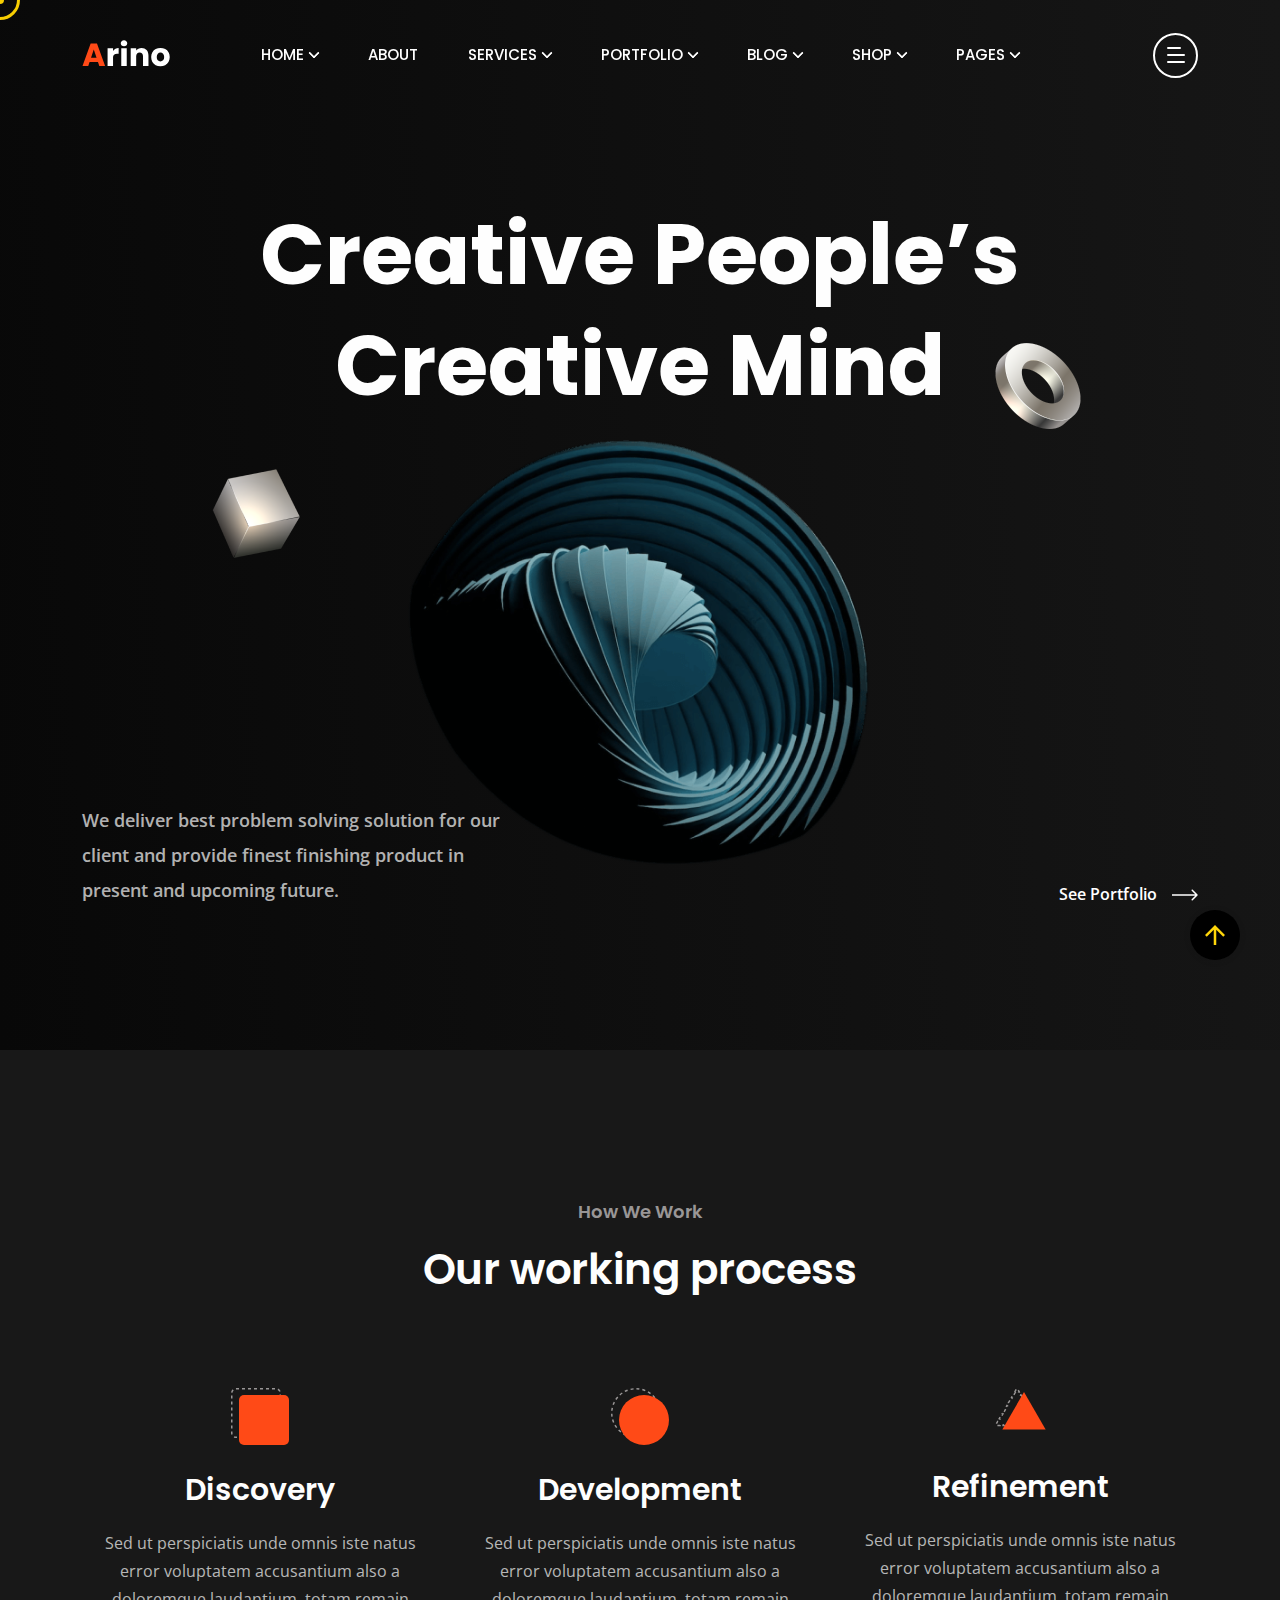
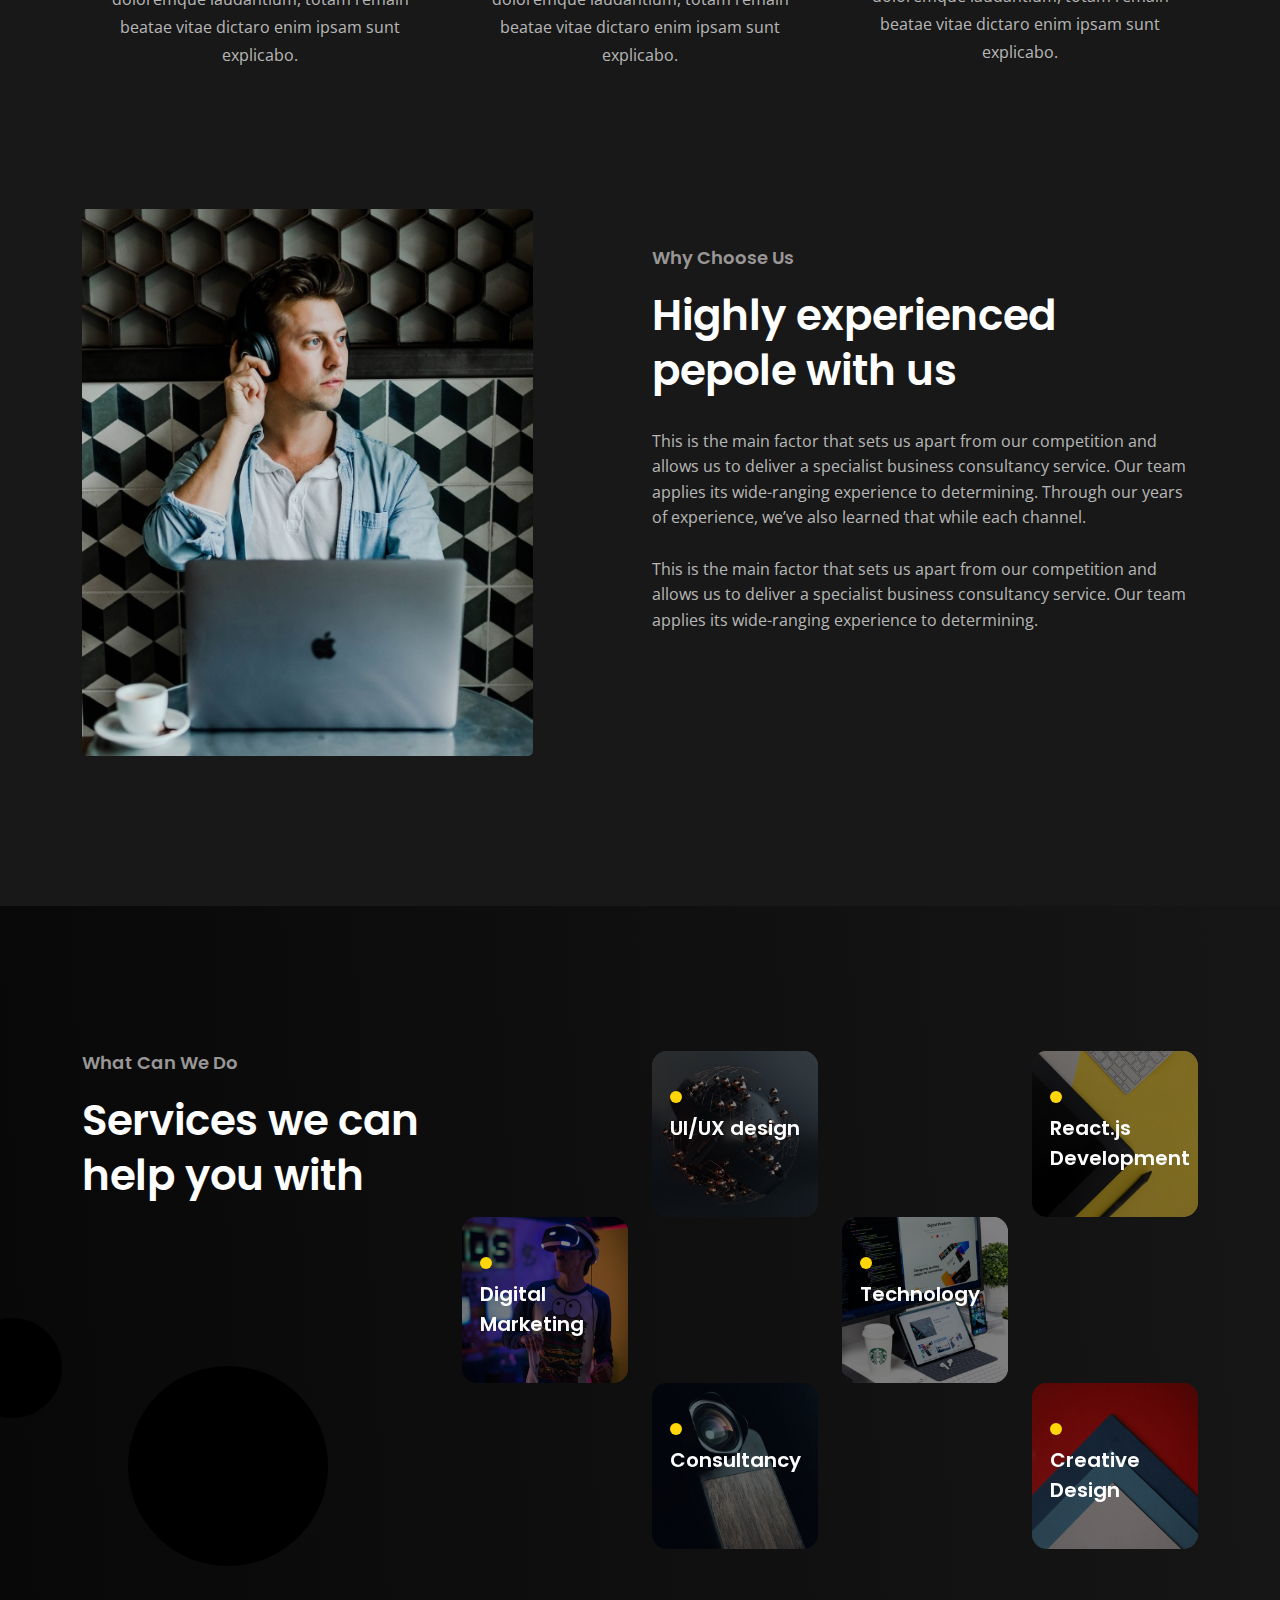
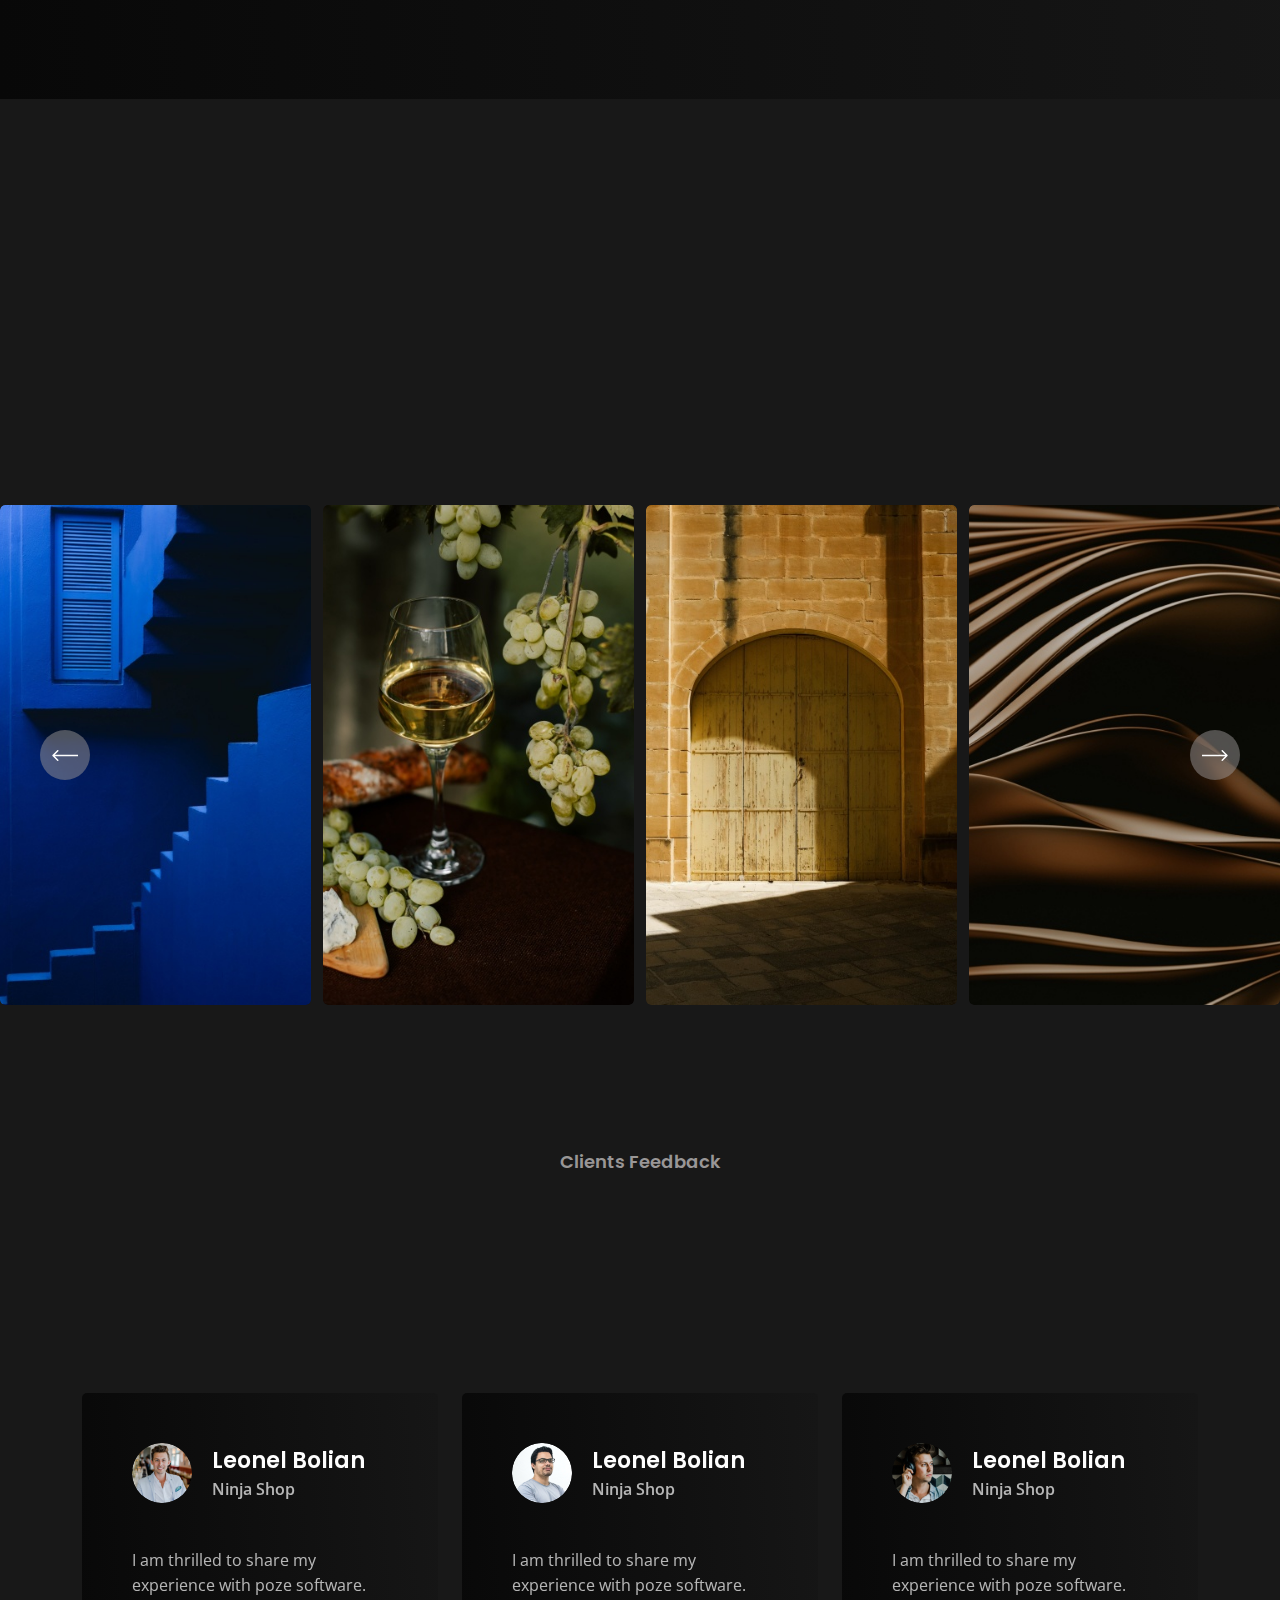
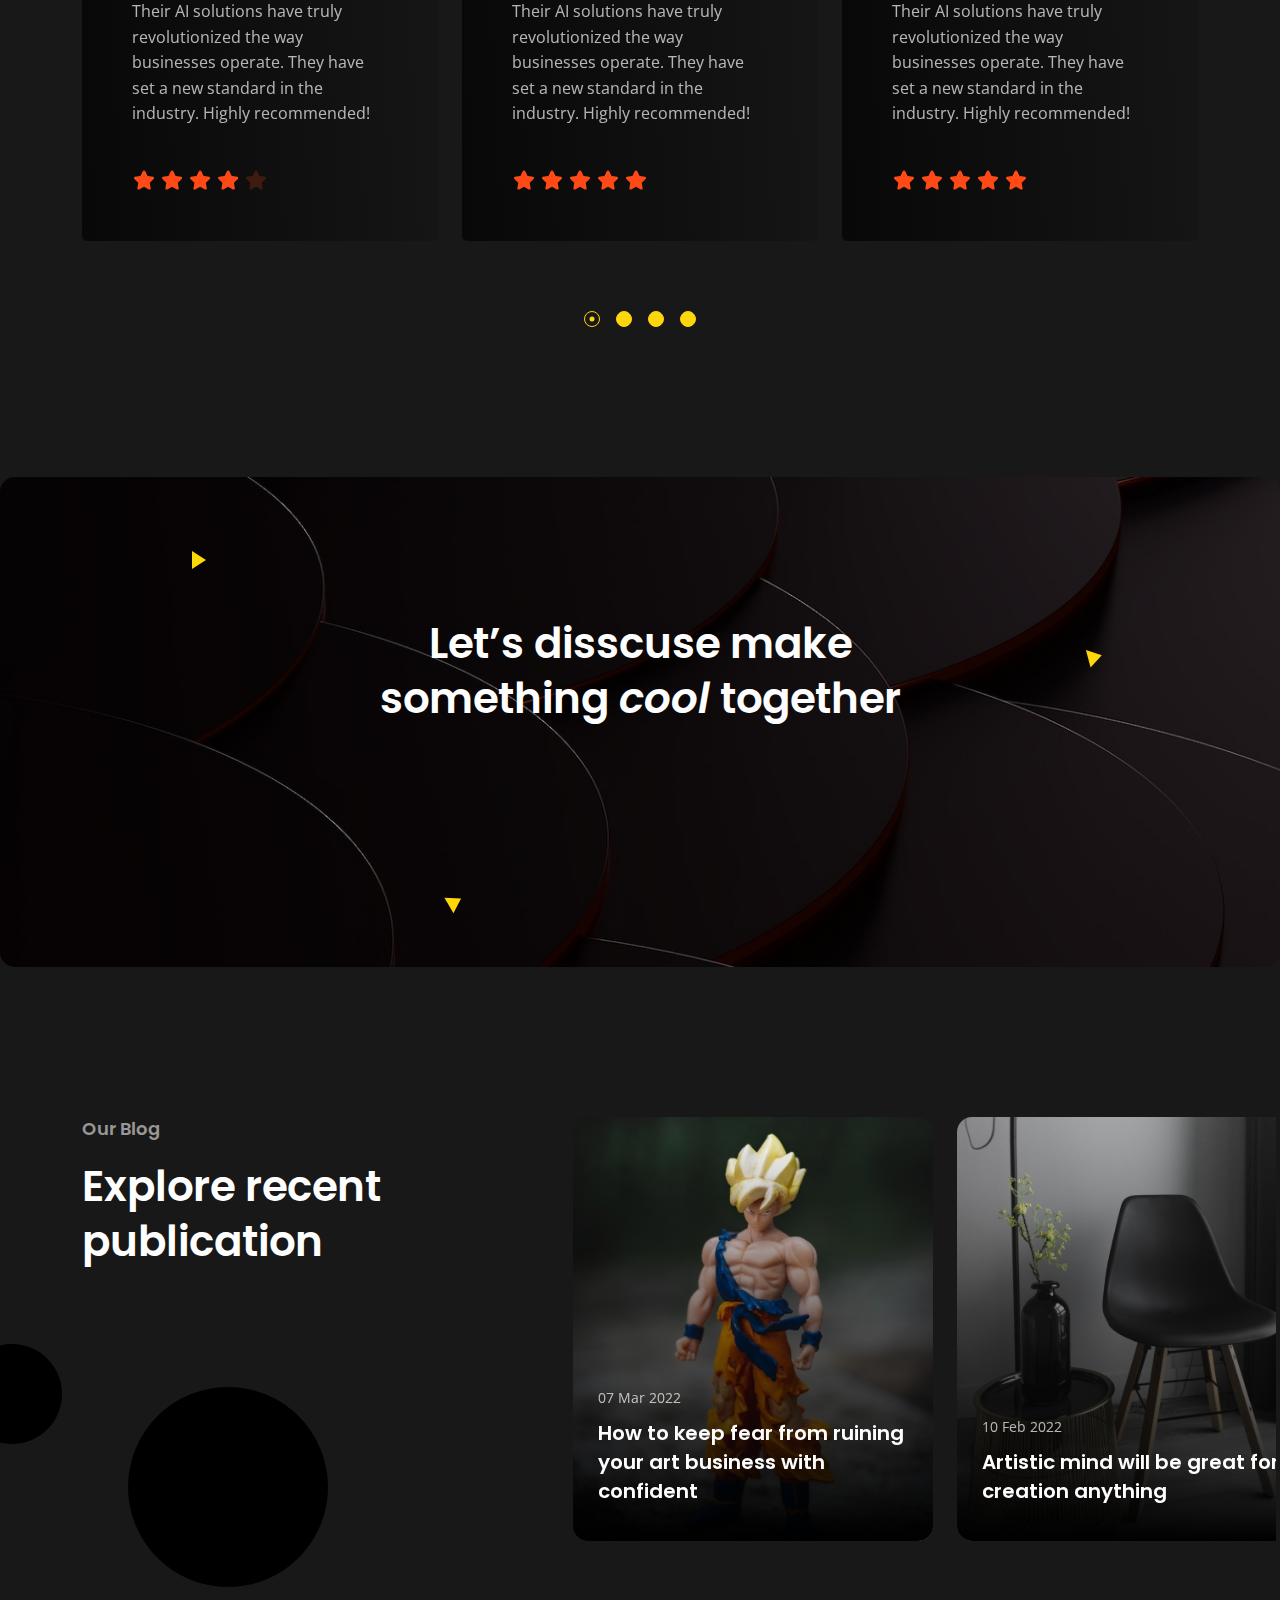
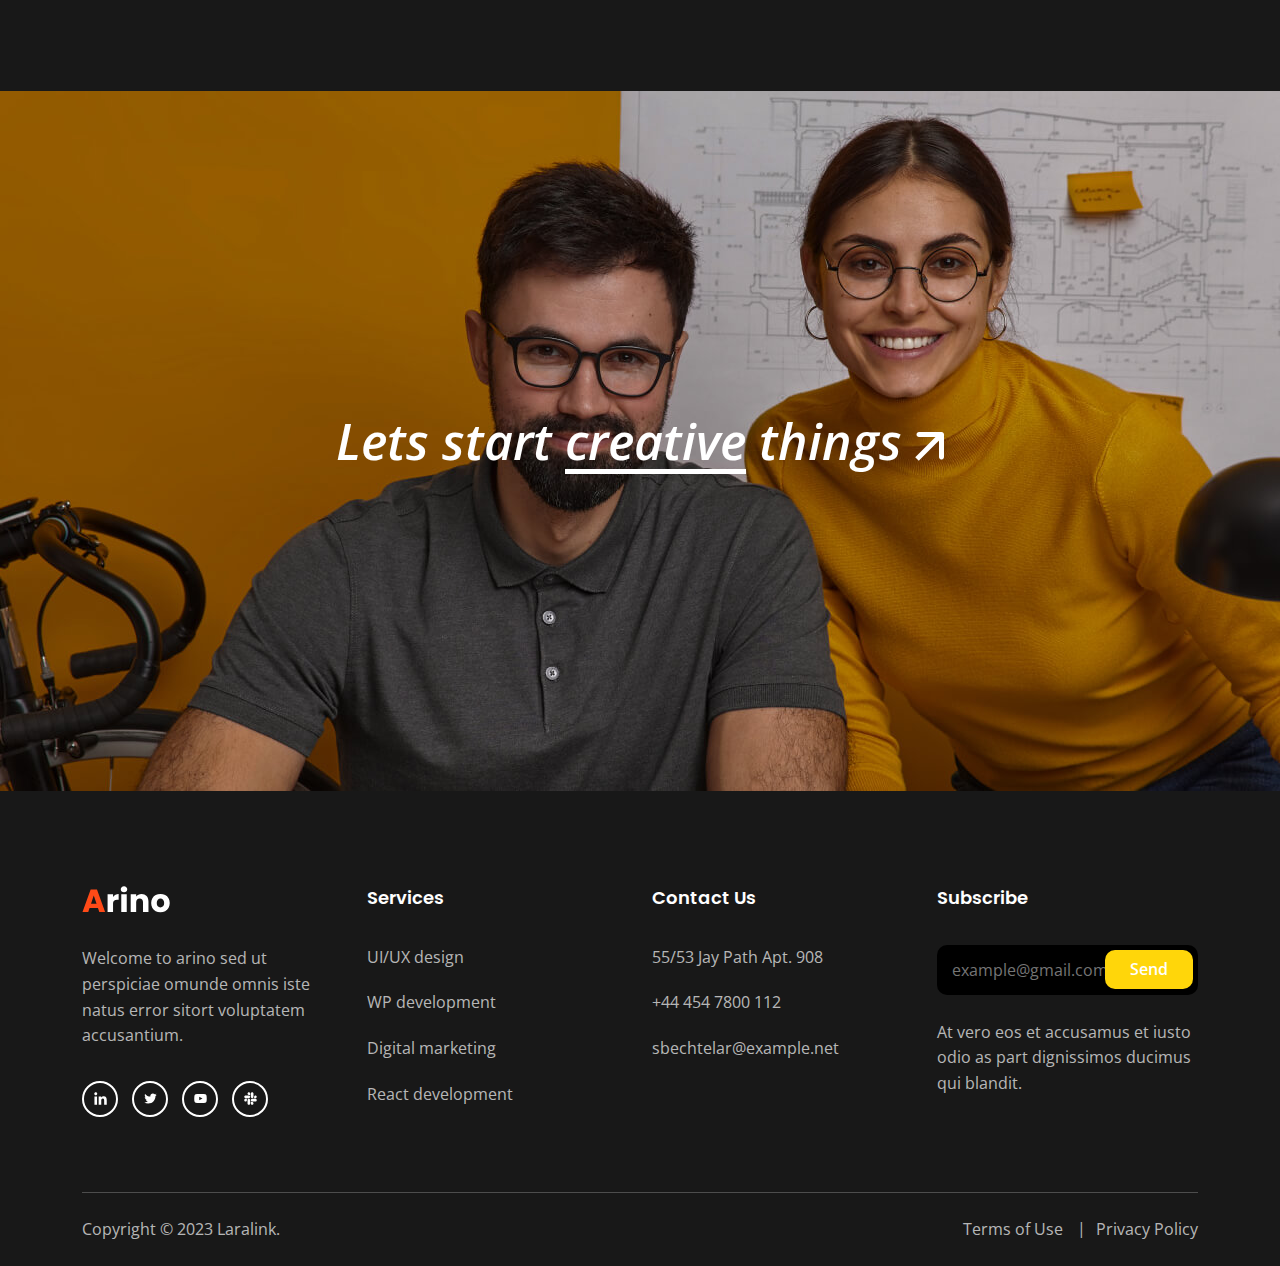
<file: creative-solution.html>
<!DOCTYPE html>
<html class="no-js" lang="en">
  <head>
    <!-- Meta Tags -->
    <meta charset="utf-8">
    <meta http-equiv="x-ua-compatible" content="ie=edge">
    <meta name="viewport" content="width=device-width, initial-scale=1">
    <meta name="author" content="Laralink">
    <!-- Favicon Icon -->
    <link rel="icon" href="assets/img/favicon.png">
    <!-- Site Title -->
    <title>Arino - Creative Solution Agency Template</title>
    <link rel="stylesheet" href="assets/css/plugins/bootstrap.min.css">
    <link rel="stylesheet" href="assets/css/plugins/fontawesome.min.css">
    <link rel="stylesheet" href="assets/css/plugins/slick.css">
    <link rel="stylesheet" href="assets/css/plugins/lightgallery.min.css">
    <link rel="stylesheet" href="assets/css/plugins/animate.css">
    <link rel="stylesheet" href="assets/css/style.css">
  </head>
  <body>
    <div class="cs-preloader cs-center">
      <div class="cs-preloader_in"></div>
    </div>
    <!-- Start Header Section -->
    <header class="cs-site_header cs-style1 text-uppercase cs-sticky_header">
      <div class="cs-main_header">
        <div class="container">
          <div class="cs-main_header_in">
            <div class="cs-main_header_left">
              <a class="cs-site_branding" href="index.html">
                <img src="assets/img/logo.svg" alt="Logo">
              </a>
            </div>
            <div class="cs-main_header_center">
              <div class="cs-nav cs-primary_font cs-medium">
                <ul class="cs-nav_list">
                  <li class="menu-item-has-children cs-mega_menu">
                    <a href="index.html">Home</a>
                    <ul class="cs-mega_wrapper">
                      <li>
                        <ul>
                          <li>
                            <a href="index.html" class="cs-nav_list_img">
                              <img src="assets/img/demo/main-home.jpeg" alt="Thumb">
                            </a>
                            <a href="index.html">Main Home</a>
                          </li>
                          <li>
                            <a href="architecture-agency.html" class="cs-nav_list_img">
                              <img src="assets/img/demo/architecture-agency.jpeg" alt="Thumb">
                            </a>
                            <a href="architecture-agency.html">Architecture Agency</a>
                            <span class="cs-header_badge">New</span>
                          </li>
                        </ul>
                      </li>
                      <li>
                        <ul>
                          <li>
                            <a href="photography-agency.html" class="cs-nav_list_img">
                              <img src="assets/img/demo/photography-agency.jpeg" alt="Thumb">
                            </a>
                            <a href="photography-agency.html">Photography Agency</a>
                          </li>
                          <li>
                            <a href="creative-solution.html" class="cs-nav_list_img">
                              <img src="assets/img/demo/creative-solution.jpeg" alt="Thumb">
                            </a>
                            <a href="creative-solution.html">Creative Solution</a>
                            <span class="cs-header_badge">New</span>
                          </li>
                        </ul>
                      </li>
                      <li>
                        <ul>
                          <li>
                            <a href="creative-portfolio.html" class="cs-nav_list_img">
                              <img src="assets/img/demo/portfolio.jpeg" alt="Thumb">
                            </a>
                            <a href="creative-portfolio.html">Creative Portfolio</a>
                          </li>
                          <li>
                            <a href="personal-portfolio.html" class="cs-nav_list_img">
                              <img src="assets/img/demo/personal-portfolio.jpeg" alt="Thumb">
                              <span class="cs-header_badge">New</span>
                            </a>
                            <a href="personal-portfolio.html">Personal Portfolio</a>
                          </li>
                        </ul>
                      </li>
                      <li>
                        <ul>
                          <li>
                            <a href="digital-agency.html" class="cs-nav_list_img">
                              <img src="assets/img/demo/digital-agency.jpeg" alt="Thumb">
                            </a>
                            <a href="digital-agency.html">Digital Agency</a>
                          </li>
                          <li>
                            <a href="https://arino-html-rtl.vercel.app" target="_blank" class="cs-nav_list_img">
                              <img src="assets/img/demo/rtl.jpeg" alt="Thumb">
                            </a>
                            <a href="https://arino-html-rtl.vercel.app" target="_blank">RTL Demo</a>
                          </li>
                        </ul>
                      </li>
                      <li>
                        <ul>
                          <li>
                            <a href="marketing-agency.html" class="cs-nav_list_img">
                              <img src="assets/img/demo/marketing.jpeg" alt="Thumb">
                            </a>
                            <a href="marketing-agency.html">Marketing Agency</a>
                          </li>
                          <li>
                            <a href="showcase-portfolio.html" class="cs-nav_list_img">
                              <img src="assets/img/demo/portfolio-showcase.jpeg" alt="Thumb">
                            </a>
                            <a href="showcase-portfolio.html">Portfolio Showcase</a>
                          </li>
                          <li>
                            <a href="case-study-showcase.html" class="cs-nav_list_img">
                              <img src="assets/img/demo/case-study-showcase.jpeg" alt="Thumb">
                            </a>
                            <a href="case-study-showcase.html">Case Study Showcase</a>
                          </li>
                        </ul>
                      </li>
                      <li>
                        <ul>
                          <li>
                            <a href="freelancer-agency.html" class="cs-nav_list_img">
                              <img src="assets/img/demo/freelancer-agency.jpeg" alt="Thumb">
                            </a>
                            <a href="freelancer-agency.html">Freelancing Agency</a>
                          </li>
                          <li>
                            <a href="video-showcase.html" class="cs-nav_list_img">
                              <img src="assets/img/demo/video-showcase.jpeg" alt="Thumb">
                              <span class="cs-header_badge">New</span>
                            </a>
                            <a href="video-showcase.html">Video Showcase</a>
                          </li>
                        </ul>
                      </li>
                    </ul>
                  </li>
                  <li>
                    <a href="about.html">About</a>
                  </li>
                  <li class="menu-item-has-children">
                    <a href="service.html">Services</a>
                    <ul>
                      <li>
                        <a href="service.html">Services</a>
                      </li>
                      <li>
                        <a href="service-details.html">Service Details</a>
                      </li>
                    </ul>
                  </li>
                  <li class="menu-item-has-children">
                    <a href="portfolio.html">Portfolio</a>
                    <ul>
                      <li>
                        <a href="portfolio.html">Portfolio</a>
                      </li>
                      <li>
                        <a href="portfolio-details.html">Portfolio Details</a>
                      </li>
                    </ul>
                  </li>
                  <li class="menu-item-has-children">
                    <a href="blog.html">Blog</a>
                    <ul>
                      <li>
                        <a href="blog.html">Blog</a>
                      </li>
                      <li>
                        <a href="blog-details.html">Blog Details</a>
                      </li>
                    </ul>
                  </li>
                  <li class="menu-item-has-children">
                    <a href="shop.html">Shop</a>
                    <ul>
                      <li>
                        <a href="shop.html">Our Shop</a>
                      </li>
                      <li>
                        <a href="shop-product-details.html">Shop Details</a>
                      </li>
                      <li>
                        <a href="shop-cart.html">Cart</a>
                      </li>
                      <li>
                        <a href="shop-checkout.html">Checkout</a>
                      </li>
                      <li>
                        <a href="shop-order-recived.html">Success Order</a>
                      </li>
                      <li>
                        <a href="shop-wishlist.html">Wishlist</a>
                      </li>
                    </ul>
                  </li>
                  <li class="menu-item-has-children">
                    <a href="#">Pages</a>
                    <ul>
                      <li>
                        <a href="contact.html">Contact</a>
                      </li>
                      <li>
                        <a href="team.html">Team</a>
                      </li>
                      <li>
                        <a href="team-details.html">Team Details</a>
                      </li>
                      <li>
                        <a href="case-study.html">Case Study Details</a>
                      </li>
                      <li>
                        <a href="faq.html">FAQ</a>
                      </li>
                    </ul>
                  </li>
                </ul>
              </div>
            </div>
            <div class="cs-main_header_right">
              <div class="cs-toolbox">
                <span class="cs-icon_btn">
                  <span class="cs-icon_btn_in">
                    <span></span>
                    <span></span>
                    <span></span>
                    <span></span>
                  </span>
                </span>
              </div>
            </div>
          </div>
        </div>
      </div>
    </header>
    <div class="cs-side_header">
      <button class="cs-close"></button>
      <div class="cs-side_header_overlay"></div>
      <div class="cs-side_header_in">
        <div class="cs-side_header_shape"></div>
        <a class="cs-site_branding" href="index.html">
          <img src="assets/img/footer_logo.svg" alt="Logo">
        </a>
        <div class="cs-side_header_box">
          <h2 class="cs-side_header_heading"> Do you have a project in your <br> mind? Keep connect us. </h2>
        </div>
        <div class="cs-side_header_box">
          <h3 class="cs-side_header_title cs-primary_color">Contact Us</h3>
          <ul class="cs-contact_info cs-style1 cs-mp0">
            <li>
              <svg width="18" height="18" viewBox="0 0 18 18" fill="none" xmlns="http://www.w3.org/2000/svg">
                <path d="M17 12.5C15.75 12.5 14.55 12.3 13.43 11.93C13.08 11.82 12.69 11.9 12.41 12.17L10.21 14.37C7.38 12.93 5.06 10.62 3.62 7.79L5.82 5.58C6.1 5.31 6.18 4.92 6.07 4.57C5.7 3.45 5.5 2.25 5.5 1C5.5 0.45 5.05 0 4.5 0H1C0.45 0 0 0.45 0 1C0 10.39 7.61 18 17 18C17.55 18 18 17.55 18 17V13.5C18 12.95 17.55 12.5 17 12.5ZM9 0V10L12 7H18V0H9Z" fill="#FF4A17" />
              </svg>
              <span>+44 454 7800 112</span>
            </li>
            <li>
              <svg width="20" height="18" viewBox="0 0 20 18" fill="none" xmlns="http://www.w3.org/2000/svg">
                <path d="M20 6.98V16C20 17.1 19.1 18 18 18H2C0.9 18 0 17.1 0 16V4C0 2.9 0.9 2 2 2H12.1C12.04 2.32 12 2.66 12 3C12 4.48 12.65 5.79 13.67 6.71L10 9L2 4V6L10 11L15.3 7.68C15.84 7.88 16.4 8 17 8C18.13 8 19.16 7.61 20 6.98ZM14 3C14 4.66 15.34 6 17 6C18.66 6 20 4.66 20 3C20 1.34 18.66 0 17 0C15.34 0 14 1.34 14 3Z" fill="#FF4A17" />
              </svg>
              <span>infotech@arino.com</span>
            </li>
            <li>
              <svg width="14" height="20" viewBox="0 0 14 20" fill="none" xmlns="http://www.w3.org/2000/svg">
                <path d="M7 0C3.13 0 0 3.13 0 7C0 12.25 7 20 7 20C7 20 14 12.25 14 7C14 3.13 10.87 0 7 0ZM7 9.5C5.62 9.5 4.5 8.38 4.5 7C4.5 5.62 5.62 4.5 7 4.5C8.38 4.5 9.5 5.62 9.5 7C9.5 8.38 8.38 9.5 7 9.5Z" fill="#FF4A17" />
              </svg>
              <span>50 Wall Street Suite, 44150 <br>Ohio, United States </span>
            </li>
          </ul>
        </div>
        <div class="cs-side_header_box">
          <h3 class="cs-side_header_title cs-primary_color">Subscribe</h3>
          <div class="cs-newsletter cs-style1">
            <form action="#" class="cs-newsletter_form">
              <input type="email" class="cs-newsletter_input" placeholder="example@gmail.com">
              <button class="cs-newsletter_btn">
                <span>Send</span>
              </button>
            </form>
            <div class="cs-newsletter_text"> At vero eos et accusamus et iusto odio as part dignissimos ducimus qui blandit. </div>
          </div>
        </div>
        <div class="cs-side_header_box">
          <div class="cs-social_btns cs-style1">
            <a href="#" class="cs-center">
              <svg width="15" height="15" viewBox="0 0 15 15" fill="none" xmlns="http://www.w3.org/2000/svg">
                <path d="M4.04799 13.7497H1.45647V5.4043H4.04799V13.7497ZM2.75084 4.2659C1.92215 4.2659 1.25 3.57952 1.25 2.75084C1.25 2.35279 1.40812 1.97105 1.68958 1.68958C1.97105 1.40812 2.35279 1.25 2.75084 1.25C3.14888 1.25 3.53063 1.40812 3.81209 1.68958C4.09355 1.97105 4.25167 2.35279 4.25167 2.75084C4.25167 3.57952 3.57924 4.2659 2.75084 4.2659ZM13.7472 13.7497H11.1613V9.68722C11.1613 8.71903 11.1417 7.4774 9.81389 7.4774C8.46652 7.4774 8.26004 8.5293 8.26004 9.61747V13.7497H5.67132V5.4043H8.15681V6.54269H8.19308C8.53906 5.887 9.38421 5.19503 10.6451 5.19503C13.2679 5.19503 13.75 6.92215 13.75 9.16546V13.7497H13.7472Z" fill="white"></path>
              </svg>
            </a>
            <a href="#" class="cs-center">
              <svg width="13" height="11" viewBox="0 0 13 11" fill="none" xmlns="http://www.w3.org/2000/svg">
                <path d="M11.4651 2.95396C11.4731 3.065 11.4731 3.17606 11.4731 3.2871C11.4731 6.67383 8.89535 10.5761 4.18402 10.5761C2.73255 10.5761 1.38421 10.1557 0.25 9.42608C0.456226 9.44986 0.654494 9.4578 0.868655 9.4578C2.06629 9.4578 3.16879 9.0533 4.04918 8.36326C2.92291 8.33946 1.97906 7.60183 1.65386 6.5866C1.81251 6.61038 1.97112 6.62624 2.1377 6.62624C2.36771 6.62624 2.59774 6.59451 2.81188 6.53901C1.63802 6.30105 0.757595 5.26996 0.757595 4.02472V3.99301C1.09864 4.18336 1.49524 4.30233 1.91558 4.31818C1.22554 3.85814 0.773464 3.07294 0.773464 2.1846C0.773464 1.70872 0.900344 1.27249 1.12244 0.891774C2.38355 2.44635 4.27919 3.46156 6.40481 3.57262C6.36516 3.38226 6.34136 3.184 6.34136 2.9857C6.34136 1.57388 7.4835 0.423828 8.90323 0.423828C9.64086 0.423828 10.3071 0.733156 10.7751 1.23284C11.354 1.1218 11.9093 0.907643 12.401 0.614185C12.2106 1.20906 11.8061 1.70875 11.2748 2.02598C11.7903 1.97049 12.29 1.82769 12.75 1.62942C12.4011 2.13702 11.9648 2.5891 11.4651 2.95396V2.95396Z" fill="white"></path>
              </svg>
            </a>
            <a href="#" class="cs-center">
              <svg width="13" height="9" viewBox="0 0 13 9" fill="none" xmlns="http://www.w3.org/2000/svg">
                <path d="M12.4888 1.48066C12.345 0.939353 11.9215 0.513038 11.3837 0.368362C10.4089 0.105469 6.5 0.105469 6.5 0.105469C6.5 0.105469 2.59116 0.105469 1.61633 0.368362C1.07853 0.513061 0.65496 0.939353 0.5112 1.48066C0.25 2.4618 0.25 4.50887 0.25 4.50887C0.25 4.50887 0.25 6.55595 0.5112 7.53709C0.65496 8.0784 1.07853 8.48695 1.61633 8.63163C2.59116 8.89452 6.5 8.89452 6.5 8.89452C6.5 8.89452 10.4088 8.89452 11.3837 8.63163C11.9215 8.48695 12.345 8.0784 12.4888 7.53709C12.75 6.55595 12.75 4.50887 12.75 4.50887C12.75 4.50887 12.75 2.4618 12.4888 1.48066V1.48066ZM5.22158 6.36746V2.65029L8.48861 4.50892L5.22158 6.36746V6.36746Z" fill="white"></path>
              </svg>
            </a>
            <a href="#" class="cs-center">
              <svg width="13" height="13" viewBox="0 0 13 13" fill="none" xmlns="http://www.w3.org/2000/svg">
                <path d="M2.87612 8.149C2.87612 8.87165 2.28571 9.46205 1.56306 9.46205C0.840402 9.46205 0.25 8.87165 0.25 8.149C0.25 7.42634 0.840402 6.83594 1.56306 6.83594H2.87612V8.149ZM3.53795 8.149C3.53795 7.42634 4.12835 6.83594 4.851 6.83594C5.57366 6.83594 6.16406 7.42634 6.16406 8.149V11.4369C6.16406 12.1596 5.57366 12.75 4.851 12.75C4.12835 12.75 3.53795 12.1596 3.53795 11.4369V8.149ZM4.851 2.87612C4.12835 2.87612 3.53795 2.28571 3.53795 1.56306C3.53795 0.840402 4.12835 0.25 4.851 0.25C5.57366 0.25 6.16406 0.840402 6.16406 1.56306V2.87612H4.851V2.87612ZM4.851 3.53795C5.57366 3.53795 6.16406 4.12835 6.16406 4.851C6.16406 5.57366 5.57366 6.16406 4.851 6.16406H1.56306C0.840402 6.16406 0.25 5.57366 0.25 4.851C0.25 4.12835 0.840402 3.53795 1.56306 3.53795H4.851V3.53795ZM10.1239 4.851C10.1239 4.12835 10.7143 3.53795 11.4369 3.53795C12.1596 3.53795 12.75 4.12835 12.75 4.851C12.75 5.57366 12.1596 6.16406 11.4369 6.16406H10.1239V4.851V4.851ZM9.46205 4.851C9.46205 5.57366 8.87165 6.16406 8.149 6.16406C7.42634 6.16406 6.83594 5.57366 6.83594 4.851V1.56306C6.83594 0.840402 7.42634 0.25 8.149 0.25C8.87165 0.25 9.46205 0.840402 9.46205 1.56306V4.851V4.851ZM8.149 10.1239C8.87165 10.1239 9.46205 10.7143 9.46205 11.4369C9.46205 12.1596 8.87165 12.75 8.149 12.75C7.42634 12.75 6.83594 12.1596 6.83594 11.4369V10.1239H8.149ZM8.149 9.46205C7.42634 9.46205 6.83594 8.87165 6.83594 8.149C6.83594 7.42634 7.42634 6.83594 8.149 6.83594H11.4369C12.1596 6.83594 12.75 7.42634 12.75 8.149C12.75 8.87165 12.1596 9.46205 11.4369 9.46205H8.149Z" fill="white"></path>
              </svg>
            </a>
          </div>
        </div>
      </div>
    </div>
    <!-- End Header Section -->
    <!-- Start Hero -->
    <div class="cs-hero cs-style7" id="home">
      <div class="container">
        <h1 class="cs-hero_title wow fadeInUp" data-wow-duration="0.8s" data-wow-delay="0.2s">Creative People’s Creative Mind</h1>
      </div>
      <div class="container">
        <div class="cs-hero_text_in">
          <div class="cs-hero_subtitle">We deliver best problem solving solution for our client and provide finest finishing product in present and upcoming future.</div>
          <div class="cs-hero_btn">
            <a href="portfolio.html" class="cs-text_btn">
              <span>See Portfolio</span>
              <svg width="26" height="12" viewBox="0 0 26 12" fill="none" xmlns="http://www.w3.org/2000/svg">
                <path d="M25.5303 6.53033C25.8232 6.23744 25.8232 5.76256 25.5303 5.46967L20.7574 0.696699C20.4645 0.403806 19.9896 0.403806 19.6967 0.696699C19.4038 0.989593 19.4038 1.46447 19.6967 1.75736L23.9393 6L19.6967 10.2426C19.4038 10.5355 19.4038 11.0104 19.6967 11.3033C19.9896 11.5962 20.4645 11.5962 20.7574 11.3033L25.5303 6.53033ZM0 6.75H25V5.25H0V6.75Z" fill="currentColor"></path>
              </svg>                
            </a>
          </div>
        </div>
      </div>
      <div class="cs-hero_img_1"><img src="assets/img/hero_img_2.png" alt="Hero Img"></div>
      <div class="cs-hero_img_2"><img src="assets/img/hero_img_3.png" alt="Hero Img"></div>
      <div class="cs-hero_img_3"><img src="assets/img/hero_img_4.png" alt="Hero Img"></div>
    </div>
    <!-- End Hero -->
    <div class="cs-height_150 cs-height_lg_80"></div>
    <!-- Start Icon Box -->
    <div class="container">
      <div class="cs-section_heading cs-style1 text-center">
        <h3 class="cs-section_subtitle">How We Work</h3>
        <h2 class="cs-section_title">Our working process</h2>
      </div>
      <div class="cs-height_90 cs-height_lg_45"></div>
      <div class="row">
        <div class="col-lg-4">
          <div class="cs-iconbox cs-style2 text-center">
            <div class="cs-iconbox_icon">
              <svg width="58" height="57" viewBox="0 0 58 57" fill="none" xmlns="http://www.w3.org/2000/svg">
                <rect x="0.75" y="0.75" width="48.5" height="48.5" rx="4.25" stroke="#999696" stroke-width="1.5" stroke-dasharray="3 3"/>
                <rect x="8" y="7" width="50" height="50" rx="5" fill="#FF4A17"/>
              </svg>              
            </div>
            <h2 class="cs-iconbox_title">Discovery</h2>
            <div class="cs-iconbox_subtitle">Sed ut perspiciatis unde omnis iste natus error voluptatem accusantium also a doloremque laudantium, totam remain beatae vitae dictaro enim ipsam sunt explicabo.</div>
          </div>
          <div class="cs-height_30 cs-height_lg_35"></div>
        </div>
        <div class="col-lg-4">
          <div class="cs-iconbox cs-style2 text-center">
            <div class="cs-iconbox_icon">
              <svg width="58" height="57" viewBox="0 0 58 57" fill="none" xmlns="http://www.w3.org/2000/svg">
                <circle cx="25" cy="25" r="24.25" stroke="#999696" stroke-width="1.5" stroke-dasharray="3 3"/>
                <circle cx="33" cy="32" r="25" fill="#FF4A17"/>
              </svg>                            
            </div>
            <h2 class="cs-iconbox_title">Development</h2>
            <div class="cs-iconbox_subtitle">Sed ut perspiciatis unde omnis iste natus error voluptatem accusantium also a doloremque laudantium, totam remain beatae vitae dictaro enim ipsam sunt explicabo.</div>
          </div>
          <div class="cs-height_30 cs-height_lg_35"></div>
        </div>
        <div class="col-lg-4">
          <div class="cs-iconbox cs-style2 text-center">
            <div class="cs-iconbox_icon">
              <svg width="57" height="54" viewBox="0 0 57 54" fill="none" xmlns="http://www.w3.org/2000/svg">
                <path d="M22.6803 4.01786L24.2268 1.33929L24.8763 1.71429L25 1.5L25.1237 1.71429L25.7732 1.33929L27.3197 4.01786L26.6702 4.39286L28.2167 7.07143L28.8662 6.69643L30.4127 9.375L29.7631 9.75L31.3096 12.4286L31.9591 12.0536L33.5056 14.7321L32.8561 15.1071L34.4026 17.7857L35.0521 17.4107L36.5986 20.0893L35.949 20.4643L37.4955 23.1429L38.145 22.7679L39.6915 25.4464L39.042 25.8214L40.5885 28.5L41.238 28.125L42.7845 30.8036L42.1349 31.1786L43.6814 33.8571L44.3309 33.4821L45.8774 36.1607L45.2279 36.5357L45.3516 36.75H45.1042V37.5H42.0112V36.75H38.9183V37.5H35.8253V36.75H32.7324V37.5H29.6394V36.75H26.5465V37.5H23.4535V36.75H20.3606V37.5H17.2676V36.75H14.1747V37.5H11.0817V36.75H7.98879V37.5H4.89584V36.75H4.6484L4.77212 36.5357L4.1226 36.1607L5.66908 33.4821L6.3186 33.8571L7.86507 31.1786L7.21555 30.8036L8.76202 28.125L9.41154 28.5L10.958 25.8214L10.3085 25.4464L11.855 22.7679L12.5045 23.1429L14.051 20.4643L13.4014 20.0893L14.9479 17.4107L15.5974 17.7857L17.1439 15.1071L16.4944 14.7321L18.0409 12.0536L18.6904 12.4286L20.2369 9.75L19.5873 9.375L21.1338 6.69643L21.7833 7.07143L23.3298 4.39286L22.6803 4.01786Z" stroke="#999696" stroke-width="1.5" stroke-dasharray="3 3"/>
                <path d="M32 4L53.6506 41.5H10.3494L32 4Z" fill="#FF4A17"/>
              </svg>                            
            </div>
            <h2 class="cs-iconbox_title">Refinement</h2>
            <div class="cs-iconbox_subtitle">Sed ut perspiciatis unde omnis iste natus error voluptatem accusantium also a doloremque laudantium, totam remain beatae vitae dictaro enim ipsam sunt explicabo.</div>
          </div>
          <div class="cs-height_30 cs-height_lg_35"></div>
        </div>
      </div>
    </div>
    <!-- End Icon Box -->
    <!-- Start About Us -->
    <section>
      <div class="cs-height_110 cs-height_lg_40"></div>
      <div class="container">
        <div class="row align-items-center ">
          <div class="col-lg-5">
            <img src="assets/img/about_img_9.jpeg" alt="About" class="w-100 cs-radius_5">
          </div>
          <div class="col-lg-6 offset-lg-1">
            <div class="cs-height_0 cs-height_lg_40"></div>
            <div class="cs-section_heading cs-style1">
              <h3 class="cs-section_subtitle">Why Choose Us</h3>
              <h2 class="cs-section_title">Highly experienced pepole with us</h2>
              <div class="cs-height_30 cs-height_lg_20"></div>
              <p>This is the main factor that sets us apart from our competition and allows us to deliver a specialist business consultancy service. Our team applies its wide-ranging experience to determining. Through our years of experience, we’ve also learned that while each channel. <br><br>
              This is the main factor that sets us apart from our competition and allows us to deliver a specialist business consultancy service. Our team applies its wide-ranging experience to determining.
              </p>
              <div class="cs-height_45 cs-height_lg_20"></div>
              <a href="about.html" class="cs-text_btn wow fadeInLeft" data-wow-duration="0.8s" data-wow-delay="0.2s">
                <span>Learn More</span>
                <svg width="26" height="12" viewBox="0 0 26 12" fill="none" xmlns="http://www.w3.org/2000/svg">
                  <path d="M25.5303 6.53033C25.8232 6.23744 25.8232 5.76256 25.5303 5.46967L20.7574 0.696699C20.4645 0.403806 19.9896 0.403806 19.6967 0.696699C19.4038 0.989593 19.4038 1.46447 19.6967 1.75736L23.9393 6L19.6967 10.2426C19.4038 10.5355 19.4038 11.0104 19.6967 11.3033C19.9896 11.5962 20.4645 11.5962 20.7574 11.3033L25.5303 6.53033ZM0 6.75H25V5.25H0V6.75Z" fill="currentColor"></path>
                </svg>
              </a>
            </div>
          </div>
        </div>
      </div>
      <div class="cs-height_150 cs-height_lg_80"></div>
    </section>
    <!-- End About Us -->
    <!-- Start Service Section -->
    <section class="cs-shape_wrap_4 cs-parallax cs-gradient_1">
      <div class="cs-shape_4 cs-to_up"></div>
      <div class="cs-shape_4 cs-to_right"></div>
      <div class="cs-height_145 cs-height_lg_80"></div>
      <div class="container">
        <div class="row">
          <div class="col-xl-4">
            <div class="cs-section_heading cs-style1">
              <h3 class="cs-section_subtitle">What Can We Do</h3>
              <h2 class="cs-section_title">Services we can help you with</h2>
            </div>
            <div class="cs-height_90 cs-height_lg_45"></div>
          </div>
          <div class="col-xl-8">
            <div class="row">
              <div class="col-lg-3 col-sm-6 cs-hidden_mobile"></div>
              <div class="col-lg-3 col-sm-6">
                <div class="cs-hobble">
                  <a href="service-details.html" class="cs-card cs-style1 cs-hover_layer1">
                    <img src="assets/img/service_1.jpeg" alt="Service">
                    <div class="cs-card_overlay"></div>
                    <div class="cs-card_info">
                      <span class=" cs-hover_layer3 cs-accent_bg"></span>
                      <h2 class="cs-card_title">UI/UX design</h2>
                    </div>
                  </a>
                </div>
                <div class="cs-height_0 cs-height_lg_30"></div>
              </div>
              <div class="col-lg-3 col-sm-6 cs-hidden_mobile"></div>
              <div class="col-lg-3 col-sm-6">
                <div class="cs-hobble">
                  <a href="service-details.html" class="cs-card cs-style1 cs-hover_layer1">
                    <img src="assets/img/service_2.jpeg" alt="Service">
                    <div class="cs-card_overlay"></div>
                    <div class="cs-card_info">
                      <span class=" cs-hover_layer3 cs-accent_bg"></span>
                      <h2 class="cs-card_title">React.js Development</h2>
                    </div>
                  </a>
                </div>
                <div class="cs-height_0 cs-height_lg_30"></div>
              </div>
              <div class="col-lg-3 col-sm-6">
                <div class="cs-hobble">
                  <a href="service-details.html" class="cs-card cs-style1 cs-hover_layer1">
                    <img src="assets/img/service_3.jpeg" alt="Service">
                    <div class="cs-card_overlay"></div>
                    <div class="cs-card_info">
                      <span class=" cs-hover_layer3 cs-accent_bg"></span>
                      <h2 class="cs-card_title">Digital Marketing</h2>
                    </div>
                  </a>
                </div>
                <div class="cs-height_0 cs-height_lg_30"></div>
              </div>
              <div class="col-lg-3 col-sm-6 cs-hidden_mobile"></div>
              <div class="col-lg-3 col-sm-6">
                <div class="cs-hobble">
                  <a href="service-details.html" class="cs-card cs-style1 cs-hover_layer1">
                    <img src="assets/img/service_4.jpeg" alt="Service">
                    <div class="cs-card_overlay"></div>
                    <div class="cs-card_info">
                      <span class=" cs-hover_layer3 cs-accent_bg"></span>
                      <h2 class="cs-card_title">Technology</h2>
                    </div>
                  </a>
                </div>
                <div class="cs-height_0 cs-height_lg_30"></div>
              </div>
              <div class="col-lg-3 col-sm-6 cs-hidden_mobile"></div>
              <div class="col-lg-3 col-sm-6 cs-hidden_mobile"></div>
              <div class="col-lg-3 col-sm-6">
                <div class="cs-hobble">
                  <a href="service-details.html" class="cs-card cs-style1 cs-hover_layer1">
                    <img src="assets/img/service_5.jpeg" alt="Service">
                    <div class="cs-card_overlay"></div>
                    <div class="cs-card_info">
                      <span class=" cs-hover_layer3 cs-accent_bg"></span>
                      <h2 class="cs-card_title">Consultancy</h2>
                    </div>
                  </a>
                </div>
                <div class="cs-height_0 cs-height_lg_30"></div>
              </div>
              <div class="col-lg-3 col-sm-6 cs-hidden_mobile"></div>
              <div class="col-lg-3 col-sm-6">
                <div class="cs-hobble">
                  <a href="service-details.html" class="cs-card cs-style1 cs-hover_layer1">
                    <img src="assets/img/service_6.jpeg" alt="Service">
                    <div class="cs-card_overlay"></div>
                    <div class="cs-card_info">
                      <span class=" cs-hover_layer3 cs-accent_bg"></span>
                      <h2 class="cs-card_title">Creative Design</h2>
                    </div>
                  </a>
                </div>
                <div class="cs-height_0 cs-height_lg_30"></div>
              </div>
            </div>
          </div>
        </div>
      </div>
      <div class="cs-height_150 cs-height_lg_80"></div>
    </section>
    <!-- End Service Section -->
    <div class="cs-height_140 cs-height_lg_70"></div>    
    <!-- Start Portfolio Section -->
    <section>
      <div class="container">
        <h2 class="cs-font_50 cs-m0 cs-line_height_4 wow fadeInUp text-center" data-wow-duration="0.8s" data-wow-delay="0.2s">Our agile process is ability to adapt and respond to change. We work with love and joyfull together. Check our case study and portfolio.</h2>
      </div>
      <div class="cs-height_90 cs-height_lg_70"></div>
      <div class="cs-slider cs-style2 cs-gap-12">
        <div class="cs-slider_container" data-autoplay="0" data-loop="1" data-speed="600" data-center="0" data-slides-per-view="responsive" data-xs-slides="1" data-sm-slides="2" data-md-slides="3" data-lg-slides="4" data-add-slides="4">
          <div class="cs-slider_wrapper">
            <div class="cs-slide">
              <a href="portfolio-details.html" class="cs-portfolio cs-style1 cs-type2 cs-size3">
                <div class="cs-portfolio_hover"></div>
                <div class="cs-portfolio_bg cs-bg" data-src="assets/img/portfolio_48.jpeg"></div>
                <div class="cs-portfolio_info">
                  <div class="cs-portfolio_info_bg cs-accent_bg"></div>
                  <h2 class="cs-portfolio_title">Colorful Art Work</h2>
                  <div class="cs-portfolio_subtitle">See Details</div>
                </div>
              </a>
            </div><!-- .cs-slide -->
            <div class="cs-slide">
              <a href="portfolio-details.html" class="cs-portfolio cs-style1 cs-type2 cs-size3">
                <div class="cs-portfolio_hover"></div>
                <div class="cs-portfolio_bg cs-bg" data-src="assets/img/portfolio_49.jpeg"></div>
                <div class="cs-portfolio_info">
                  <div class="cs-portfolio_info_bg cs-accent_bg"></div>
                  <h2 class="cs-portfolio_title">Colorful Art Work</h2>
                  <div class="cs-portfolio_subtitle">See Details</div>
                </div>
              </a>
            </div><!-- .cs-slide -->
            <div class="cs-slide">
              <a href="portfolio-details.html" class="cs-portfolio cs-style1 cs-type2 cs-size3">
                <div class="cs-portfolio_hover"></div>
                <div class="cs-portfolio_bg cs-bg" data-src="assets/img/portfolio_50.jpeg"></div>
                <div class="cs-portfolio_info">
                  <div class="cs-portfolio_info_bg cs-accent_bg"></div>
                  <h2 class="cs-portfolio_title">Colorful Art Work</h2>
                  <div class="cs-portfolio_subtitle">See Details</div>
                </div>
              </a>
            </div><!-- .cs-slide -->
            <div class="cs-slide">
              <a href="portfolio-details.html" class="cs-portfolio cs-style1 cs-type2 cs-size3">
                <div class="cs-portfolio_hover"></div>
                <div class="cs-portfolio_bg cs-bg" data-src="assets/img/portfolio_51.jpeg"></div>
                <div class="cs-portfolio_info">
                  <div class="cs-portfolio_info_bg cs-accent_bg"></div>
                  <h2 class="cs-portfolio_title">Colorful Art Work</h2>
                  <div class="cs-portfolio_subtitle">See Details</div>
                </div>
              </a>
            </div><!-- .cs-slide -->
            <div class="cs-slide">
              <a href="portfolio-details.html" class="cs-portfolio cs-style1 cs-type2 cs-size3">
                <div class="cs-portfolio_hover"></div>
                <div class="cs-portfolio_bg cs-bg" data-src="assets/img/portfolio_48.jpeg"></div>
                <div class="cs-portfolio_info">
                  <div class="cs-portfolio_info_bg cs-accent_bg"></div>
                  <h2 class="cs-portfolio_title">Colorful Art Work</h2>
                  <div class="cs-portfolio_subtitle">See Details</div>
                </div>
              </a>
            </div><!-- .cs-slide -->
            <div class="cs-slide">
              <a href="portfolio-details.html" class="cs-portfolio cs-style1 cs-type2 cs-size3">
                <div class="cs-portfolio_hover"></div>
                <div class="cs-portfolio_bg cs-bg" data-src="assets/img/portfolio_49.jpeg"></div>
                <div class="cs-portfolio_info">
                  <div class="cs-portfolio_info_bg cs-accent_bg"></div>
                  <h2 class="cs-portfolio_title">Colorful Art Work</h2>
                  <div class="cs-portfolio_subtitle">See Details</div>
                </div>
              </a>
            </div><!-- .cs-slide -->
            <div class="cs-slide">
              <a href="portfolio-details.html" class="cs-portfolio cs-style1 cs-type2 cs-size3">
                <div class="cs-portfolio_hover"></div>
                <div class="cs-portfolio_bg cs-bg" data-src="assets/img/portfolio_50.jpeg"></div>
                <div class="cs-portfolio_info">
                  <div class="cs-portfolio_info_bg cs-accent_bg"></div>
                  <h2 class="cs-portfolio_title">Colorful Art Work</h2>
                  <div class="cs-portfolio_subtitle">See Details</div>
                </div>
              </a>
            </div><!-- .cs-slide -->
            <div class="cs-slide">
              <a href="portfolio-details.html" class="cs-portfolio cs-style1 cs-type2 cs-size3">
                <div class="cs-portfolio_hover"></div>
                <div class="cs-portfolio_bg cs-bg" data-src="assets/img/portfolio_51.jpeg"></div>
                <div class="cs-portfolio_info">
                  <div class="cs-portfolio_info_bg cs-accent_bg"></div>
                  <h2 class="cs-portfolio_title">Colorful Art Work</h2>
                  <div class="cs-portfolio_subtitle">See Details</div>
                </div>
              </a>
            </div><!-- .cs-slide -->
          </div>
        </div><!-- .cs-slider_container -->
        <div class="cs-pagination cs-style1 cs-hidden_desktop"></div>
        <div class="cs-slider_arrows cs-style2 cs-primary_color">
          <div class="cs-left_arrow cs-center">
            <svg width="26" height="13" viewBox="0 0 26 13" fill="none" xmlns="http://www.w3.org/2000/svg">
              <path d="M0.469791 5.96967C0.176899 6.26256 0.176899 6.73744 0.469791 7.03033L5.24276 11.8033C5.53566 12.0962 6.01053 12.0962 6.30342 11.8033C6.59632 11.5104 6.59632 11.0355 6.30342 10.7426L2.06078 6.5L6.30342 2.25736C6.59632 1.96447 6.59632 1.48959 6.30342 1.1967C6.01053 0.903806 5.53566 0.903806 5.24276 1.1967L0.469791 5.96967ZM26.0001 5.75L1.00012 5.75V7.25L26.0001 7.25V5.75Z" fill="currentColor"/>
            </svg>                  
          </div>
          <div class="cs-right_arrow cs-center">
            <svg width="26" height="13" viewBox="0 0 26 13" fill="none" xmlns="http://www.w3.org/2000/svg">
              <path d="M25.5305 7.03033C25.8233 6.73744 25.8233 6.26256 25.5305 5.96967L20.7575 1.1967C20.4646 0.903806 19.9897 0.903806 19.6968 1.1967C19.4039 1.48959 19.4039 1.96447 19.6968 2.25736L23.9395 6.5L19.6968 10.7426C19.4039 11.0355 19.4039 11.5104 19.6968 11.8033C19.9897 12.0962 20.4646 12.0962 20.7575 11.8033L25.5305 7.03033ZM0.00012207 7.25H25.0001V5.75H0.00012207V7.25Z" fill="currentColor"/>
            </svg>                  
          </div>
        </div>
      </div><!-- .cs-slider -->
    </section>
    <!-- End Portfolio Section -->
    <!-- Start Testimonial Section -->
    <section>
      <div class="cs-height_145 cs-height_lg_75"></div>
      <div class="container">
        <div class="cs-section_heading cs-style1 text-center">
          <h3 class="cs-section_subtitle">Clients Feedback</h3>
          <h2 class="cs-section_title wow fadeInUp" data-wow-duration="0.8s" data-wow-delay="0.2s">Voices of delights testimonials that <br>speak to our excellence</h2>
        </div>
        <div class="cs-height_90 cs-height_lg_45"></div>
        <div class="cs-slider cs-gap-24">
          <div class="cs-slider_container" data-autoplay="0" data-loop="1" data-speed="600" data-center="0" data-slides-per-view="responsive" data-xs-slides="1" data-sm-slides="2" data-md-slides="3" data-lg-slides="3" data-add-slides="3">
            <div class="cs-slider_wrapper">
              <div class="cs-slide">
                <div class="cs-testimonial cs-style3">
                  <div class="cs-client_info">
                    <div class="cs-client_img">
                      <img src="assets/img/avatar_5.png" alt="avatar1">
                    </div>
                    <div class="cs-client_meta">
                      <h4 class="cs-client_name">Leonel Bolian</h4>
                      <p class="cs-client_designation mb-0">Ninja Shop</p>
                    </div>
                  </div>
                  <p class="cs-client_review">I am thrilled to share my experience with poze software. Their AI solutions have truly revolutionized the way businesses operate. They have set a new standard in the industry. Highly recommended!</p>
                  <div class="cs-rating" data-rating="4">
                    <div class="cs-rating_bg" data-src="assets/img/rating.svg"></div>
                    <div class="cs-rating_percentage" data-src="assets/img/rating.svg"></div>
                  </div>
                </div>
              </div><!-- .cs-slide -->
              <div class="cs-slide">
                <div class="cs-testimonial cs-style3">
                  <div class="cs-client_info">
                    <div class="cs-client_img">
                      <img src="assets/img/avatar_6.png" alt="avatar1">
                    </div>
                    <div class="cs-client_meta">
                      <h4 class="cs-client_name">Leonel Bolian</h4>
                      <p class="cs-client_designation mb-0">Ninja Shop</p>
                    </div>
                  </div>
                  <p class="cs-client_review">I am thrilled to share my experience with poze software. Their AI solutions have truly revolutionized the way businesses operate. They have set a new standard in the industry. Highly recommended!</p>
                  <div class="cs-rating" data-rating="5">
                    <div class="cs-rating_bg" data-src="assets/img/rating.svg"></div>
                    <div class="cs-rating_percentage" data-src="assets/img/rating.svg"></div>
                  </div>
                </div>
              </div><!-- .cs-slide -->
              <div class="cs-slide">
                <div class="cs-testimonial cs-style3">
                  <div class="cs-client_info">
                    <div class="cs-client_img">
                      <img src="assets/img/avatar_7.png" alt="avatar1">
                    </div>
                    <div class="cs-client_meta">
                      <h4 class="cs-client_name">Leonel Bolian</h4>
                      <p class="cs-client_designation mb-0">Ninja Shop</p>
                    </div>
                  </div>
                  <p class="cs-client_review">I am thrilled to share my experience with poze software. Their AI solutions have truly revolutionized the way businesses operate. They have set a new standard in the industry. Highly recommended!</p>
                  <div class="cs-rating" data-rating="5">
                    <div class="cs-rating_bg" data-src="assets/img/rating.svg"></div>
                    <div class="cs-rating_percentage" data-src="assets/img/rating.svg"></div>
                  </div>
                </div>
              </div><!-- .cs-slide -->
              <div class="cs-slide">
                <div class="cs-testimonial cs-style3">
                  <div class="cs-client_info">
                    <div class="cs-client_img">
                      <img src="assets/img/avatar_1.png" alt="avatar1">
                    </div>
                    <div class="cs-client_meta">
                      <h4 class="cs-client_name">Leonel Bolian</h4>
                      <p class="cs-client_designation mb-0">Ninja Shop</p>
                    </div>
                  </div>
                  <p class="cs-client_review">I am thrilled to share my experience with poze software. Their AI solutions have truly revolutionized the way businesses operate. They have set a new standard in the industry. Highly recommended!</p>
                  <div class="cs-rating" data-rating="5">
                    <div class="cs-rating_bg" data-src="assets/img/rating.svg"></div>
                    <div class="cs-rating_percentage" data-src="assets/img/rating.svg"></div>
                  </div>
                </div>
              </div><!-- .cs-slide -->
            </div>
          </div>
          <div class="cs-pagination cs-style1"></div>
        </div>
      </div>
      <div class="cs-height_150 cs-height_lg_80"></div>
    </section>
    <!-- End Testimonial Section -->
    <!-- Start CTA -->
    <div class="cs-cta cs-style1 cs-bg text-center cs-shape_wrap_1 cs-position_1 cs-type_1" data-src="assets/img/cta_bg_5.jpeg">
      <div class="cs-shape_1"></div>
      <div class="cs-shape_1"></div>
      <div class="cs-shape_1"></div>
      <div class="cs-cta_in">
        <h2 class="cs-cta_title cs-semi_bold cs-m0"> Let’s disscuse make <br>something <i>cool</i> together </h2>
        <div class="cs-height_70 cs-height_lg_30"></div>
        <a href="contact.html" class="cs-text_btn wow fadeInUp" data-wow-duration="0.8s" data-wow-delay="0.2s">
          <span>Apply For Meeting</span>
          <svg width="26" height="12" viewBox="0 0 26 12" fill="none" xmlns="http://www.w3.org/2000/svg">
            <path d="M25.5307 6.53033C25.8236 6.23744 25.8236 5.76256 25.5307 5.46967L20.7577 0.696699C20.4648 0.403806 19.99 0.403806 19.6971 0.696699C19.4042 0.989593 19.4042 1.46447 19.6971 1.75736L23.9397 6L19.6971 10.2426C19.4042 10.5355 19.4042 11.0104 19.6971 11.3033C19.99 11.5962 20.4648 11.5962 20.7577 11.3033L25.5307 6.53033ZM0.000366211 6.75H25.0004V5.25H0.000366211V6.75Z" fill="currentColor" />
          </svg>
        </a>
      </div>
    </div>
    <!-- End CTA -->
    <!-- Start Blog Section -->
    <section class="cs-shape_wrap_4 cs-parallax">
      <div class="cs-shape_4 cs-to_up"></div>
      <div class="cs-shape_4 cs-to_right"></div>
      <div class="cs-height_150 cs-height_lg_80"></div>
      <div class="container">
        <div class="cs-slider cs-style1 cs-gap-24">
          <div class="cs-slider_left">
            <div class="cs-section_heading cs-style1">
              <h3 class="cs-section_subtitle">Our Blog</h3>
              <h2 class="cs-section_title">Explore recent publication</h2>
              <div class="cs-height_45 cs-height_lg_20"></div>
              <a href="blog.html" class="cs-text_btn wow fadeInLeft" data-wow-duration="0.8s" data-wow-delay="0.2s">
                <span>View More Blog</span>
                <svg width="26" height="12" viewBox="0 0 26 12" fill="none" xmlns="http://www.w3.org/2000/svg">
                  <path d="M25.5303 6.53033C25.8232 6.23744 25.8232 5.76256 25.5303 5.46967L20.7574 0.696699C20.4645 0.403806 19.9896 0.403806 19.6967 0.696699C19.4038 0.989593 19.4038 1.46447 19.6967 1.75736L23.9393 6L19.6967 10.2426C19.4038 10.5355 19.4038 11.0104 19.6967 11.3033C19.9896 11.5962 20.4645 11.5962 20.7574 11.3033L25.5303 6.53033ZM0 6.75H25V5.25H0V6.75Z" fill="currentColor"></path>
                </svg>
              </a>
            </div>
          </div>
          <div class="cs-slider_right">
            <div class="cs-post_wrap">
              <div class="cs-slider_container" data-autoplay="1" data-loop="1" data-speed="1000" data-center="0" data-variable-width="1" data-slides-per-view="responsive" data-xs-slides="1" data-sm-slides="2" data-md-slides="2" data-lg-slides="2" data-add-slides="3">
                <div class="cs-slider_wrapper">
                  <div class="cs-slide">
                    <div class="cs-post cs-style1">
                      <a href="blog-details.html" class="cs-post_thumb">
                        <img src="assets/img/post_1.jpeg" alt="Post">
                        <div class="cs-post_overlay"></div>
                      </a>
                      <div class="cs-post_info">
                        <div class="cs-posted_by">07 Mar 2022</div>
                        <h2 class="cs-post_title">
                          <a href="blog-details.html">How to keep fear from ruining your art business with confident</a>
                        </h2>
                      </div>
                    </div>
                  </div>
                  <!-- .cs-slide -->
                  <div class="cs-slide">
                    <div class="cs-post cs-style1">
                      <a href="blog-details.html" class="cs-post_thumb">
                        <img src="assets/img/post_2.jpeg" alt="Post">
                        <div class="cs-post_overlay"></div>
                      </a>
                      <div class="cs-post_info">
                        <div class="cs-posted_by">10 Feb 2022</div>
                        <h2 class="cs-post_title">
                          <a href="blog-details.html">Artistic mind will be great for creation anything</a>
                        </h2>
                      </div>
                    </div>
                  </div>
                  <!-- .cs-slide -->
                  <div class="cs-slide">
                    <div class="cs-post cs-style1">
                      <a href="blog-details.html" class="cs-post_thumb">
                        <img src="assets/img/post_3.jpeg" alt="Post">
                        <div class="cs-post_overlay"></div>
                      </a>
                      <div class="cs-post_info">
                        <div class="cs-posted_by">05 Apr 2022</div>
                        <h2 class="cs-post_title">
                          <a href="blog-details.html">A.I will take over all job for human within next year</a>
                        </h2>
                      </div>
                    </div>
                  </div>
                  <!-- .cs-slide -->
                  <div class="cs-slide">
                    <div class="cs-post cs-style1">
                      <a href="blog-details.html" class="cs-post_thumb">
                        <img src="assets/img/post_1.jpeg" alt="Post">
                        <div class="cs-post_overlay"></div>
                      </a>
                      <div class="cs-post_info">
                        <div class="cs-posted_by">07 Mar 2022</div>
                        <h2 class="cs-post_title">
                          <a href="blog-details.html">How to keep fear from ruining your art business with confident</a>
                        </h2>
                      </div>
                    </div>
                  </div>
                  <!-- .cs-slide -->
                  <div class="cs-slide">
                    <div class="cs-post cs-style1">
                      <a href="blog-details.html" class="cs-post_thumb">
                        <img src="assets/img/post_2.jpeg" alt="Post">
                        <div class="cs-post_overlay"></div>
                      </a>
                      <div class="cs-post_info">
                        <div class="cs-posted_by">10 Feb 2022</div>
                        <h2 class="cs-post_title">
                          <a href="blog-details.html">Artistic mind will be great for creation anything</a>
                        </h2>
                      </div>
                    </div>
                  </div>
                  <!-- .cs-slide -->
                  <div class="cs-slide">
                    <div class="cs-post cs-style1">
                      <a href="blog-details.html" class="cs-post_thumb">
                        <img src="assets/img/post_3.jpeg" alt="Post">
                        <div class="cs-post_overlay"></div>
                      </a>
                      <div class="cs-post_info">
                        <div class="cs-posted_by">05 Apr 2022</div>
                        <h2 class="cs-post_title">
                          <a href="blog-details.html">A.I will take over all job for human within next year</a>
                        </h2>
                      </div>
                    </div>
                  </div>
                  <!-- .cs-slide -->
                </div>
              </div>
              <!-- .cs-slider_container -->
              <div class="cs-pagination cs-style1 cs-hidden_desktop"></div>
            </div>
          </div>
        </div>
        <!-- .cs-slider -->
      </div>
      <div class="cs-height_150 cs-height_lg_80"></div>
    </section>
    <!-- End Blog Section -->
    <!-- Start Video Banner -->
    <div class="cs-banner cs_style_1 cs-bg" data-src="assets/img/video_bg_3.jpeg">
      <div class="container">
        <a href="contact.html" class="cs-banner_title">
          Lets start <span>creative</span> things
          <svg width="29" height="29" viewBox="0 0 29 29" fill="none" xmlns="http://www.w3.org/2000/svg">
            <path d="M29 2.5C29 1.11929 27.8807 -2.9306e-07 26.5 -2.93227e-06L4 -6.35263e-07C2.61929 -5.7707e-07 1.5 1.11929 1.5 2.5C1.5 3.88071 2.61929 5 4 5L24 5L24 25C24 26.3807 25.1193 27.5 26.5 27.5C27.8807 27.5 29 26.3807 29 25L29 2.5ZM3.76777 28.7678L28.2678 4.26777L24.7322 0.732231L0.232233 25.2322L3.76777 28.7678Z" fill="currentColor"/>
          </svg>            
        </a>
      </div>
    </div>
    <!-- End Video Banner -->
    
    <!-- Start Footer -->
    <footer class="cs-fooer">
      <div class="cs-fooer_main">
        <div class="container">
          <div class="row">
            <div class="col-lg-3 col-sm-6">
              <div class="cs-footer_item">
                <div class="cs-text_widget">
                  <img src="assets/img/footer_logo.svg" alt="Thumb">
                  <p> Welcome to arino sed ut perspiciae omunde omnis iste natus error sitort voluptatem accusantium. </p>
                </div>
                <div class="cs-social_btns cs-style1">
                  <a href="#" class="cs-center">
                    <svg width="15" height="15" viewBox="0 0 15 15" fill="none" xmlns="http://www.w3.org/2000/svg">
                      <path d="M4.04799 13.7497H1.45647V5.4043H4.04799V13.7497ZM2.75084 4.2659C1.92215 4.2659 1.25 3.57952 1.25 2.75084C1.25 2.35279 1.40812 1.97105 1.68958 1.68958C1.97105 1.40812 2.35279 1.25 2.75084 1.25C3.14888 1.25 3.53063 1.40812 3.81209 1.68958C4.09355 1.97105 4.25167 2.35279 4.25167 2.75084C4.25167 3.57952 3.57924 4.2659 2.75084 4.2659ZM13.7472 13.7497H11.1613V9.68722C11.1613 8.71903 11.1417 7.4774 9.81389 7.4774C8.46652 7.4774 8.26004 8.5293 8.26004 9.61747V13.7497H5.67132V5.4043H8.15681V6.54269H8.19308C8.53906 5.887 9.38421 5.19503 10.6451 5.19503C13.2679 5.19503 13.75 6.92215 13.75 9.16546V13.7497H13.7472Z" fill="white" />
                    </svg>
                  </a>
                  <a href="#" class="cs-center">
                    <svg width="13" height="11" viewBox="0 0 13 11" fill="none" xmlns="http://www.w3.org/2000/svg">
                      <path d="M11.4651 2.95396C11.4731 3.065 11.4731 3.17606 11.4731 3.2871C11.4731 6.67383 8.89535 10.5761 4.18402 10.5761C2.73255 10.5761 1.38421 10.1557 0.25 9.42608C0.456226 9.44986 0.654494 9.4578 0.868655 9.4578C2.06629 9.4578 3.16879 9.0533 4.04918 8.36326C2.92291 8.33946 1.97906 7.60183 1.65386 6.5866C1.81251 6.61038 1.97112 6.62624 2.1377 6.62624C2.36771 6.62624 2.59774 6.59451 2.81188 6.53901C1.63802 6.30105 0.757595 5.26996 0.757595 4.02472V3.99301C1.09864 4.18336 1.49524 4.30233 1.91558 4.31818C1.22554 3.85814 0.773464 3.07294 0.773464 2.1846C0.773464 1.70872 0.900344 1.27249 1.12244 0.891774C2.38355 2.44635 4.27919 3.46156 6.40481 3.57262C6.36516 3.38226 6.34136 3.184 6.34136 2.9857C6.34136 1.57388 7.4835 0.423828 8.90323 0.423828C9.64086 0.423828 10.3071 0.733156 10.7751 1.23284C11.354 1.1218 11.9093 0.907643 12.401 0.614185C12.2106 1.20906 11.8061 1.70875 11.2748 2.02598C11.7903 1.97049 12.29 1.82769 12.75 1.62942C12.4011 2.13702 11.9648 2.5891 11.4651 2.95396V2.95396Z" fill="white" />
                    </svg>
                  </a>
                  <a href="#" class="cs-center">
                    <svg width="13" height="9" viewBox="0 0 13 9" fill="none" xmlns="http://www.w3.org/2000/svg">
                      <path d="M12.4888 1.48066C12.345 0.939353 11.9215 0.513038 11.3837 0.368362C10.4089 0.105469 6.5 0.105469 6.5 0.105469C6.5 0.105469 2.59116 0.105469 1.61633 0.368362C1.07853 0.513061 0.65496 0.939353 0.5112 1.48066C0.25 2.4618 0.25 4.50887 0.25 4.50887C0.25 4.50887 0.25 6.55595 0.5112 7.53709C0.65496 8.0784 1.07853 8.48695 1.61633 8.63163C2.59116 8.89452 6.5 8.89452 6.5 8.89452C6.5 8.89452 10.4088 8.89452 11.3837 8.63163C11.9215 8.48695 12.345 8.0784 12.4888 7.53709C12.75 6.55595 12.75 4.50887 12.75 4.50887C12.75 4.50887 12.75 2.4618 12.4888 1.48066V1.48066ZM5.22158 6.36746V2.65029L8.48861 4.50892L5.22158 6.36746V6.36746Z" fill="white" />
                    </svg>
                  </a>
                  <a href="#" class="cs-center">
                    <svg width="13" height="13" viewBox="0 0 13 13" fill="none" xmlns="http://www.w3.org/2000/svg">
                      <path d="M2.87612 8.149C2.87612 8.87165 2.28571 9.46205 1.56306 9.46205C0.840402 9.46205 0.25 8.87165 0.25 8.149C0.25 7.42634 0.840402 6.83594 1.56306 6.83594H2.87612V8.149ZM3.53795 8.149C3.53795 7.42634 4.12835 6.83594 4.851 6.83594C5.57366 6.83594 6.16406 7.42634 6.16406 8.149V11.4369C6.16406 12.1596 5.57366 12.75 4.851 12.75C4.12835 12.75 3.53795 12.1596 3.53795 11.4369V8.149ZM4.851 2.87612C4.12835 2.87612 3.53795 2.28571 3.53795 1.56306C3.53795 0.840402 4.12835 0.25 4.851 0.25C5.57366 0.25 6.16406 0.840402 6.16406 1.56306V2.87612H4.851V2.87612ZM4.851 3.53795C5.57366 3.53795 6.16406 4.12835 6.16406 4.851C6.16406 5.57366 5.57366 6.16406 4.851 6.16406H1.56306C0.840402 6.16406 0.25 5.57366 0.25 4.851C0.25 4.12835 0.840402 3.53795 1.56306 3.53795H4.851V3.53795ZM10.1239 4.851C10.1239 4.12835 10.7143 3.53795 11.4369 3.53795C12.1596 3.53795 12.75 4.12835 12.75 4.851C12.75 5.57366 12.1596 6.16406 11.4369 6.16406H10.1239V4.851V4.851ZM9.46205 4.851C9.46205 5.57366 8.87165 6.16406 8.149 6.16406C7.42634 6.16406 6.83594 5.57366 6.83594 4.851V1.56306C6.83594 0.840402 7.42634 0.25 8.149 0.25C8.87165 0.25 9.46205 0.840402 9.46205 1.56306V4.851V4.851ZM8.149 10.1239C8.87165 10.1239 9.46205 10.7143 9.46205 11.4369C9.46205 12.1596 8.87165 12.75 8.149 12.75C7.42634 12.75 6.83594 12.1596 6.83594 11.4369V10.1239H8.149ZM8.149 9.46205C7.42634 9.46205 6.83594 8.87165 6.83594 8.149C6.83594 7.42634 7.42634 6.83594 8.149 6.83594H11.4369C12.1596 6.83594 12.75 7.42634 12.75 8.149C12.75 8.87165 12.1596 9.46205 11.4369 9.46205H8.149Z" fill="white" />
                    </svg>
                  </a>
                </div>
              </div>
            </div>
            <div class="col-lg-3 col-sm-6">
              <div class="cs-footer_item">
                <h2 class="cs-widget_title">Services</h2>
                <ul class="cs-menu_widget cs-mp0">
                  <li>
                    <a href="service-details.html">UI/UX design</a>
                  </li>
                  <li>
                    <a href="service-details.html">WP development</a>
                  </li>
                  <li>
                    <a href="service-details.html">Digital marketing</a>
                  </li>
                  <li>
                    <a href="service-details.html">React development</a>
                  </li>
                </ul>
              </div>
            </div>
            <div class="col-lg-3 col-sm-6">
              <div class="cs-footer_item">
                <h2 class="cs-widget_title">Contact Us</h2>
                <ul class="cs-menu_widget cs-mp0">
                  <li>55/53 Jay Path Apt. 908</li>
                  <li>+44 454 7800 112</li>
                  <li>sbechtelar@example.net</li>
                </ul>
              </div>
            </div>
            <div class="col-lg-3 col-sm-6">
              <div class="cs-footer_item">
                <h2 class="cs-widget_title">Subscribe</h2>
                <div class="cs-newsletter cs-style1">
                  <form action="#" class="cs-newsletter_form">
                    <input type="email" class="cs-newsletter_input" placeholder="example@gmail.com">
                    <button class="cs-newsletter_btn">
                      <span>Send</span>
                    </button>
                  </form>
                  <div class="cs-newsletter_text"> At vero eos et accusamus et iusto odio as part dignissimos ducimus qui blandit. </div>
                </div>
              </div>
            </div>
          </div>
        </div>
      </div>
      <div class="container">
        <div class="cs-bottom_footer">
          <div class="cs-bottom_footer_left">
            <div class="cs-copyright">Copyright © 2023 Laralink.</div>
          </div>
          <div class="cs-bottom_footer_right">
            <ul class="cs-footer_links cs-mp0">
              <li>
                <a href="">Terms of Use</a>
              </li>
              <li>
                <a href="">Privacy Policy</a>
              </li>
            </ul>
          </div>
        </div>
      </div>
    </footer>
    <!-- End Footer -->
    <span class="cs-scrollup">
      <svg width="20" height="20" viewBox="0 0 20 20" fill="none" xmlns="http://www.w3.org/2000/svg">
        <path d="M0 10L1.7625 11.7625L8.75 4.7875V20H11.25V4.7875L18.225 11.775L20 10L10 0L0 10Z" fill="currentColor" />
      </svg>
    </span>
    <!-- Start Video Popup -->
    <div class="cs-video_popup">
      <div class="cs-video_popup_overlay"></div>
      <div class="cs-video_popup_content">
        <div class="cs-video_popup_layer"></div>
        <div class="cs-video_popup_container">
          <div class="cs-video_popup_align">
            <div class="embed-responsive embed-responsive-16by9">
              <iframe class="embed-responsive-item" src="about:blank"></iframe>
            </div>
          </div>
          <div class="cs-video_popup_close"></div>
        </div>
      </div>
    </div>
    <!-- End Video Popup -->
    <!-- Script -->
    <script src="assets/js/plugins/jquery-3.6.0.min.js"></script>
    <script src="assets/js/plugins/isotope.pkg.min.js"></script>
    <script src="assets/js/plugins/jquery.slick.min.js"></script>
    <script src="assets/js/plugins/jquery.counter.min.js"></script>
    <script src="assets/js/plugins/lightgallery.min.js"></script>
    <script src="assets/js/plugins/wow.min.js"></script>
    <script src="assets/js/plugins/gsap.min.js"></script>
    <script src="assets/js/main.js"></script>
  </body>
</html>
</file>
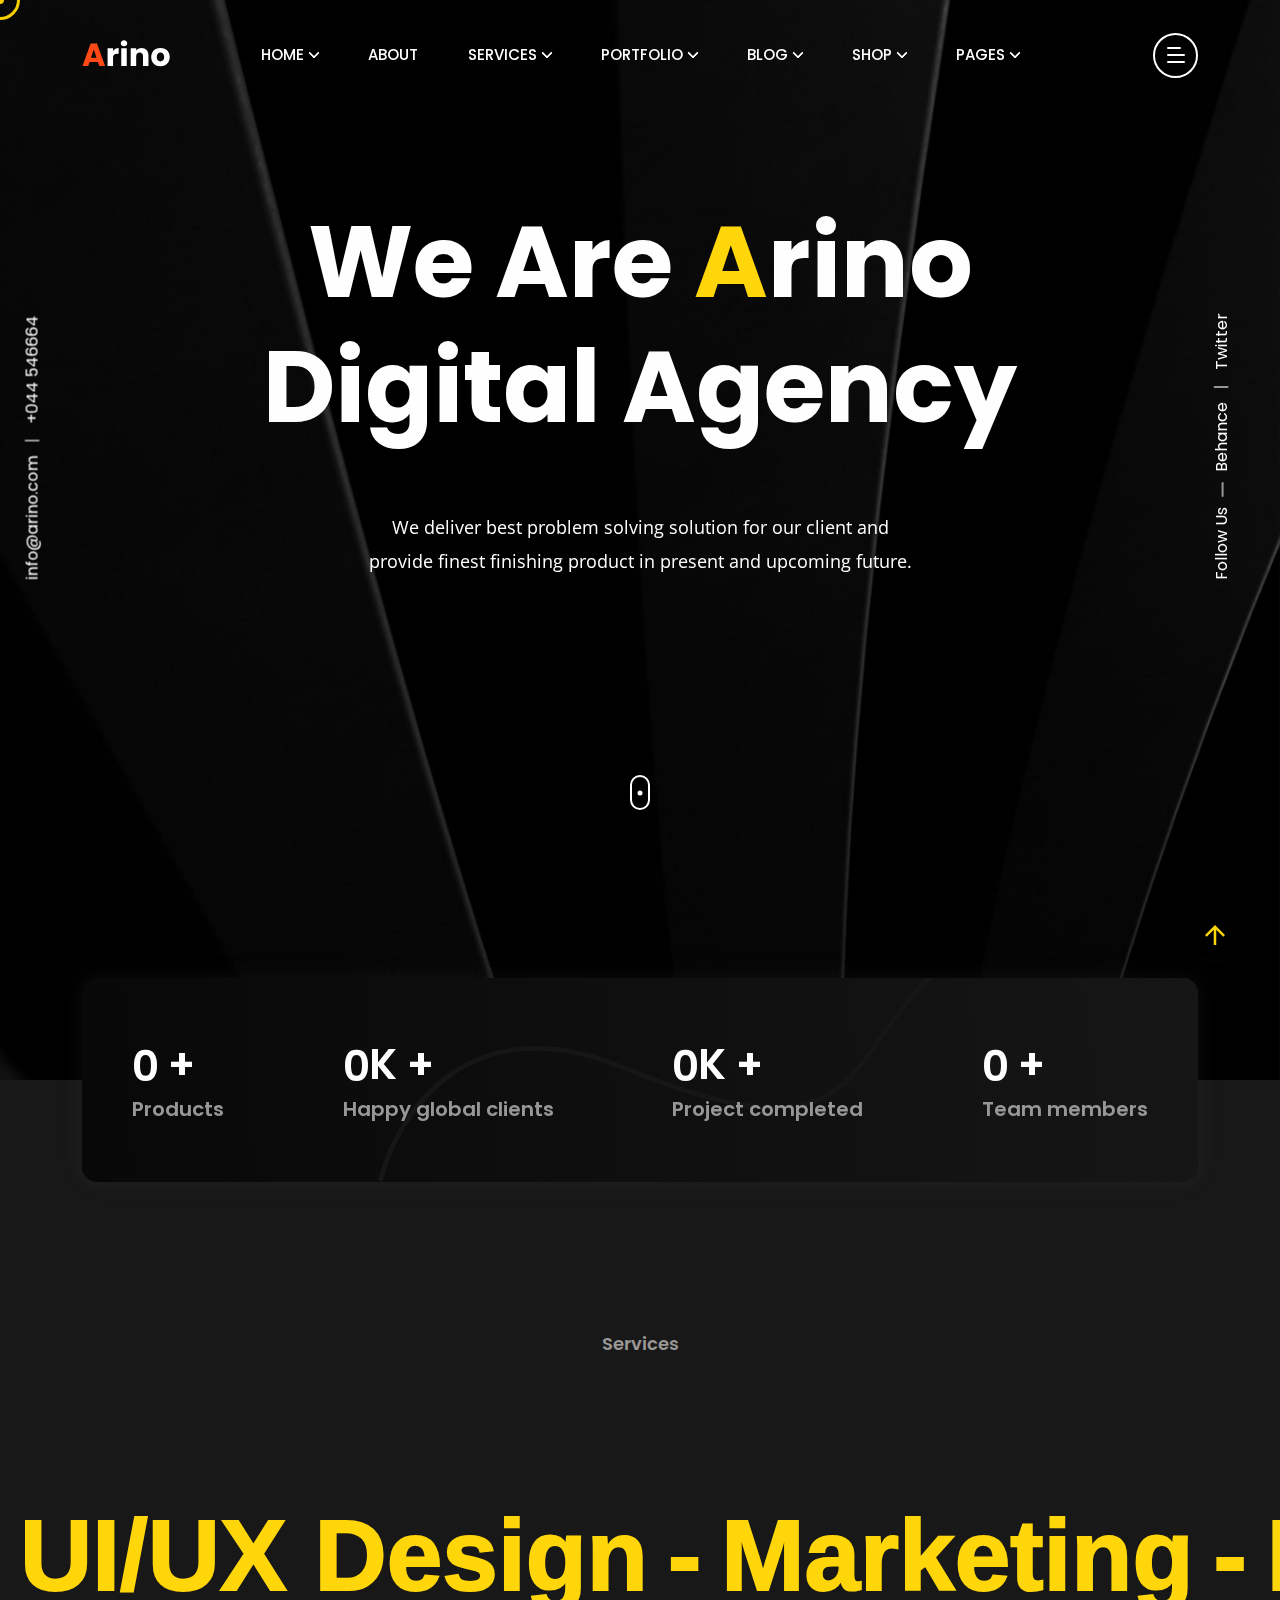
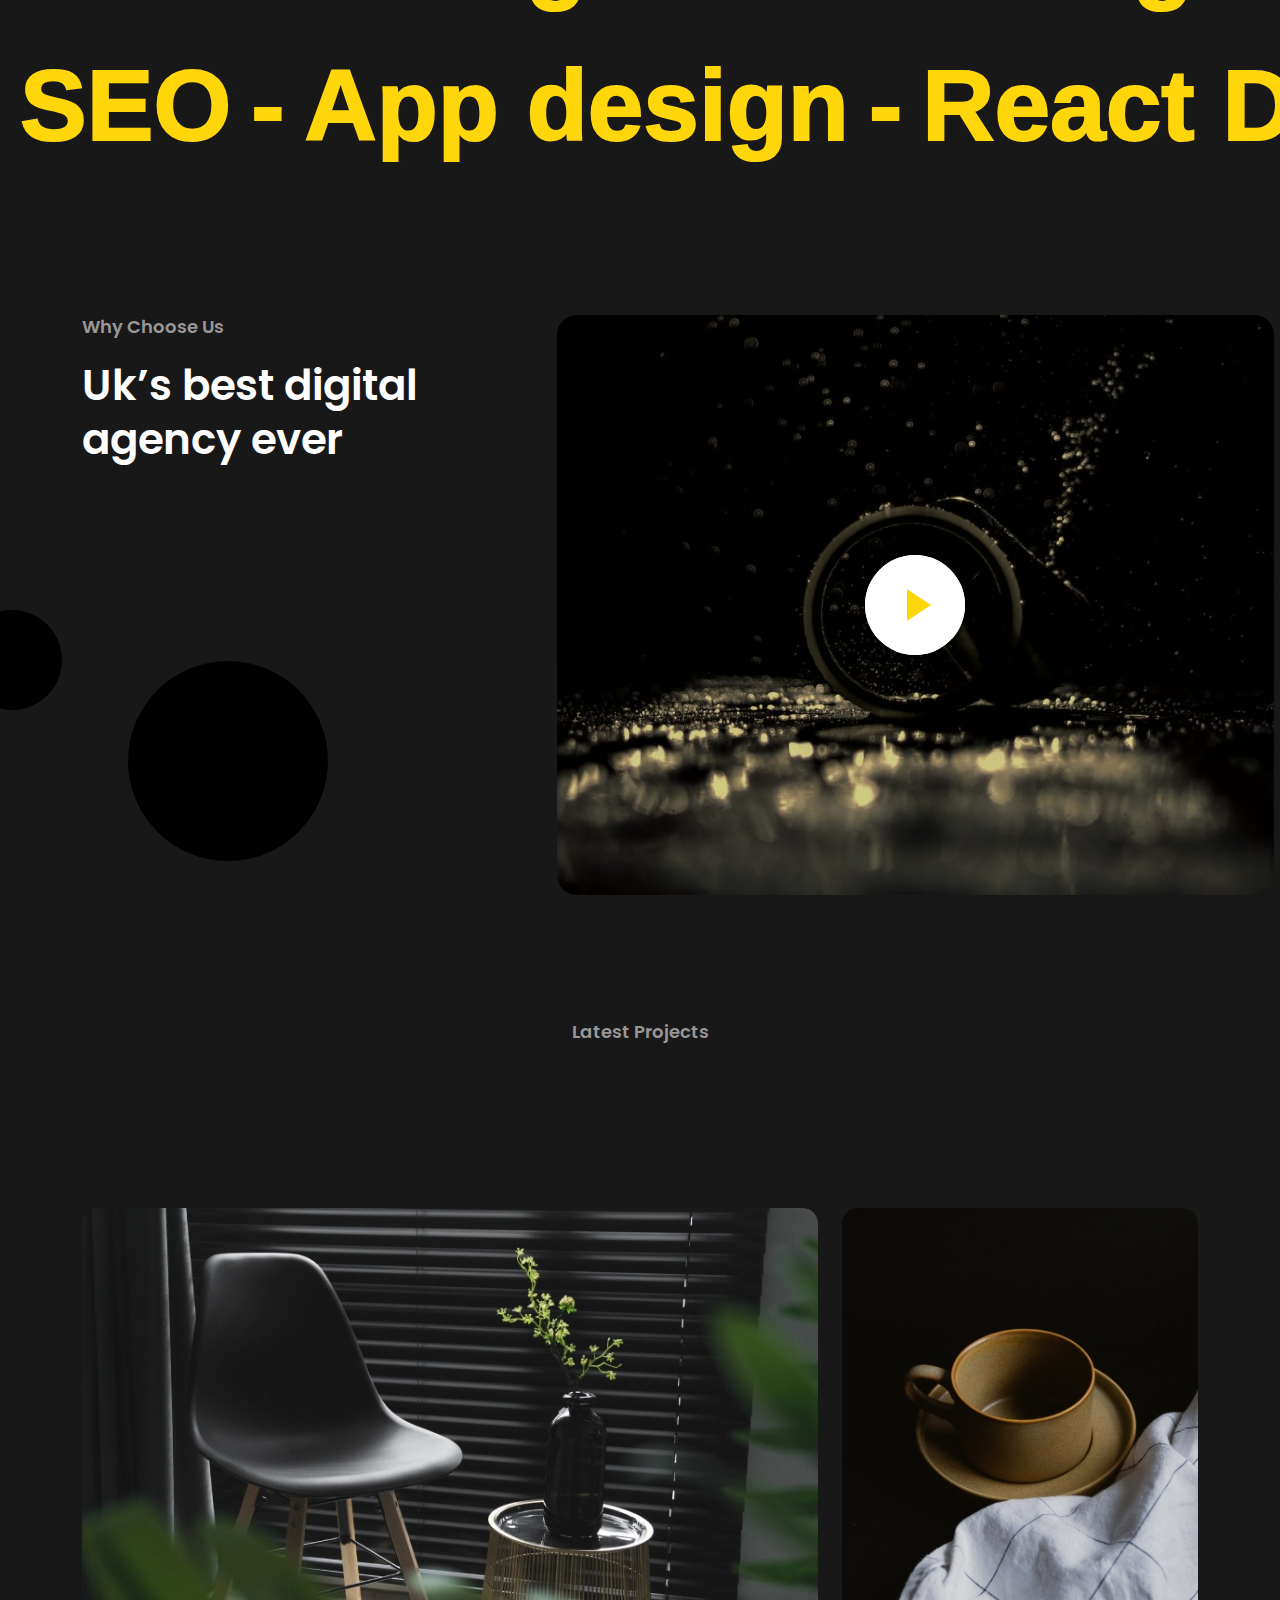
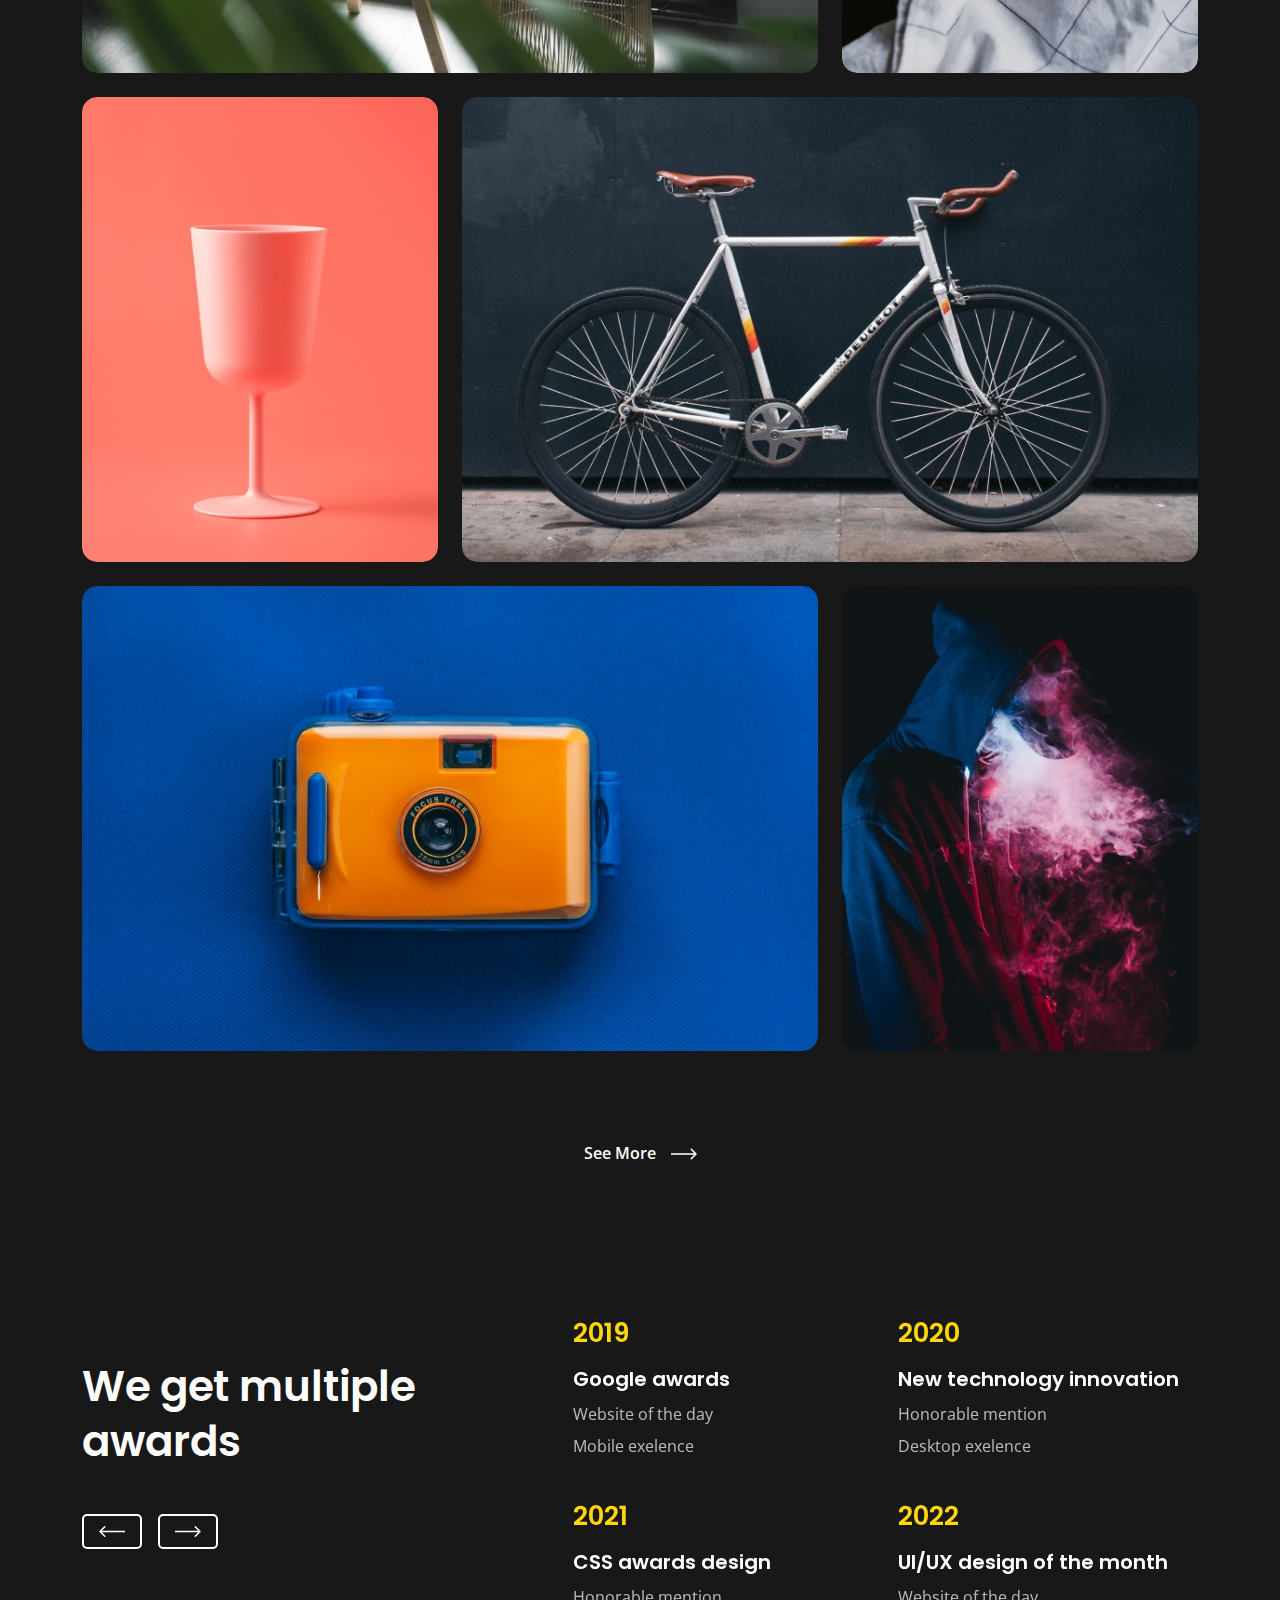
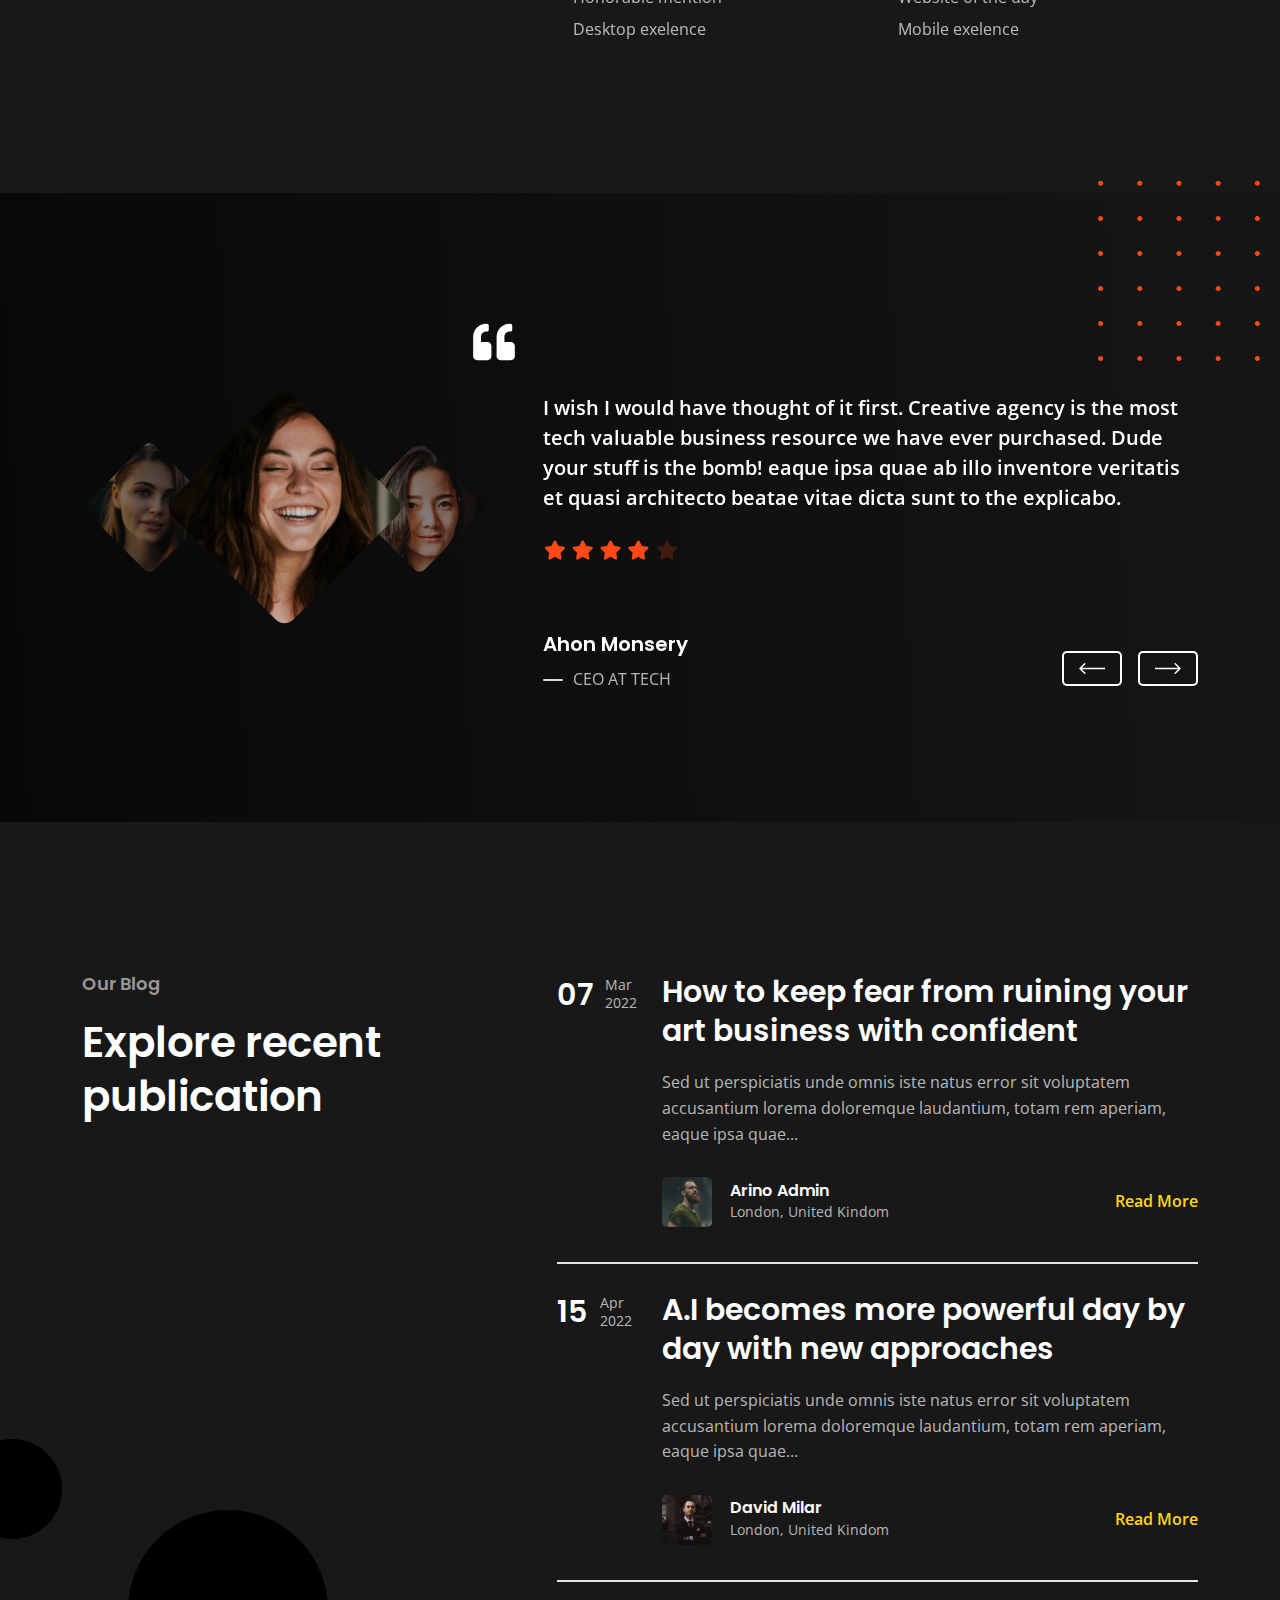
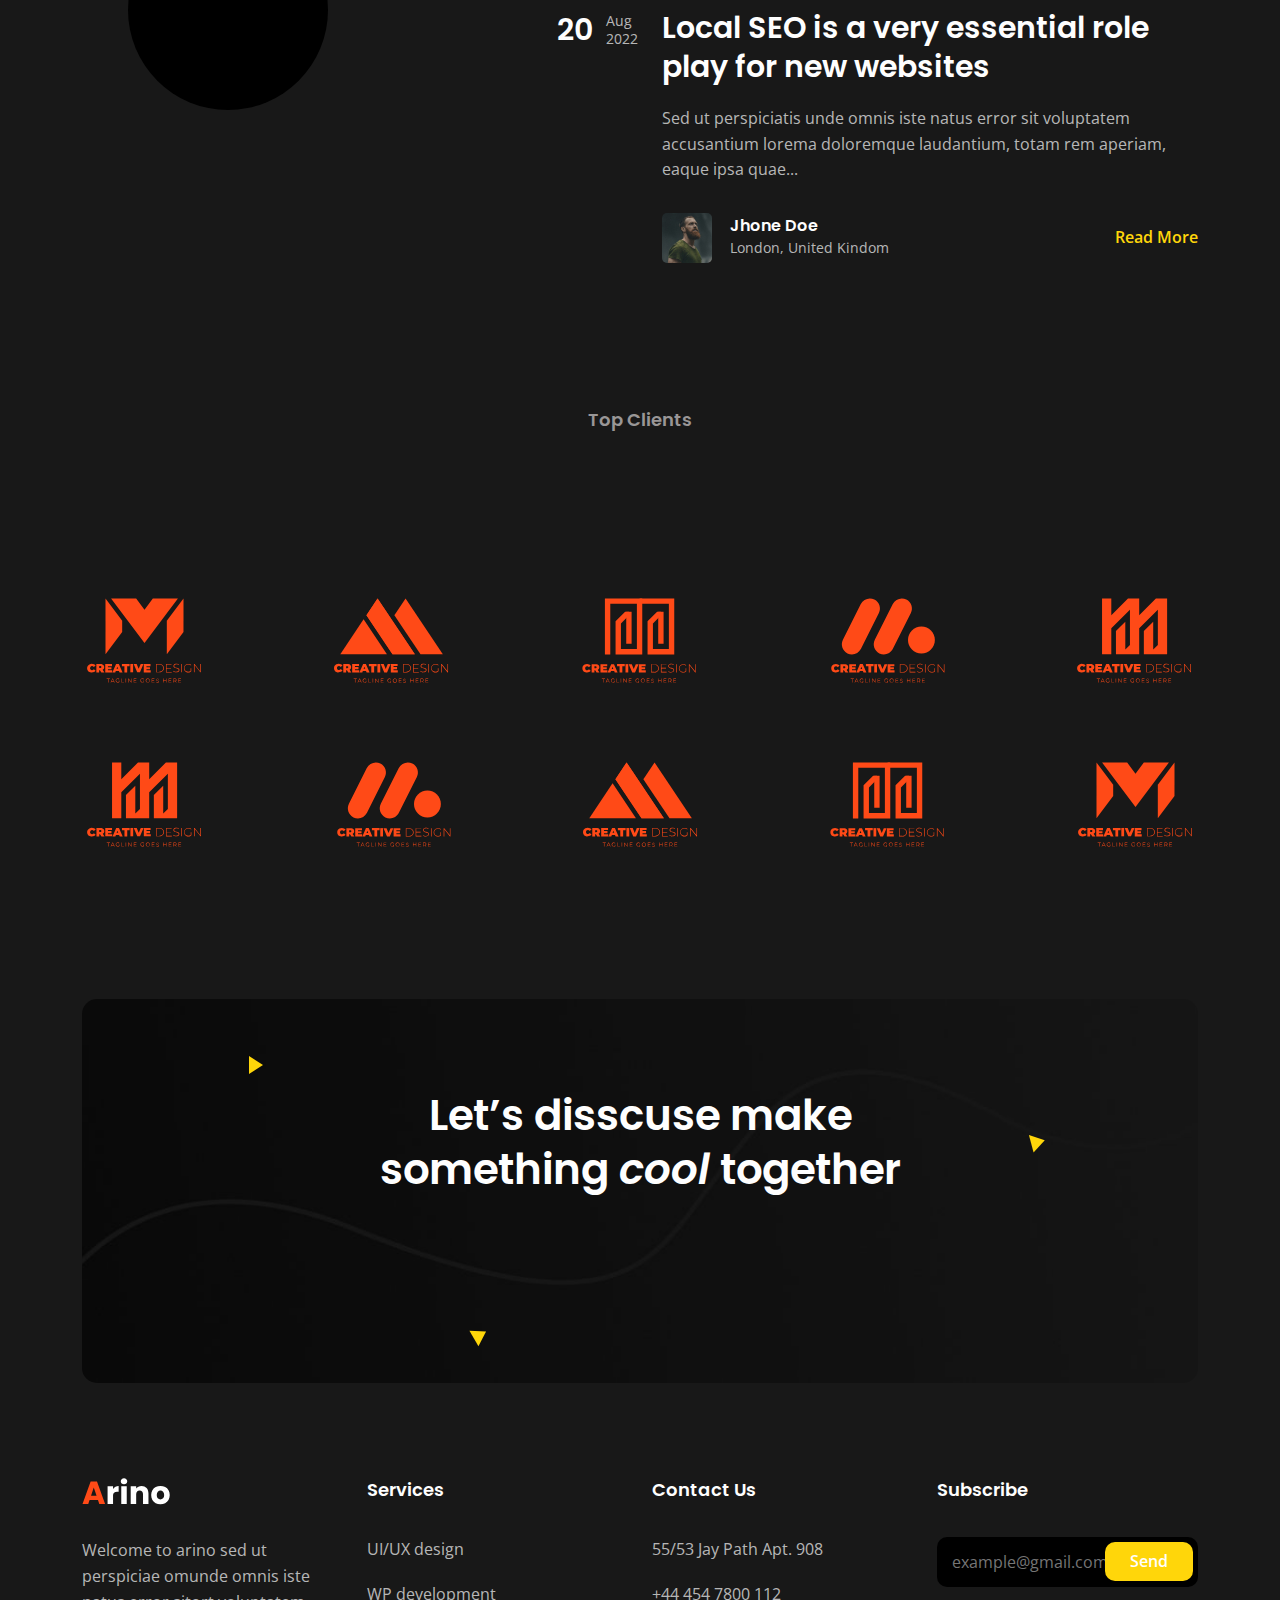
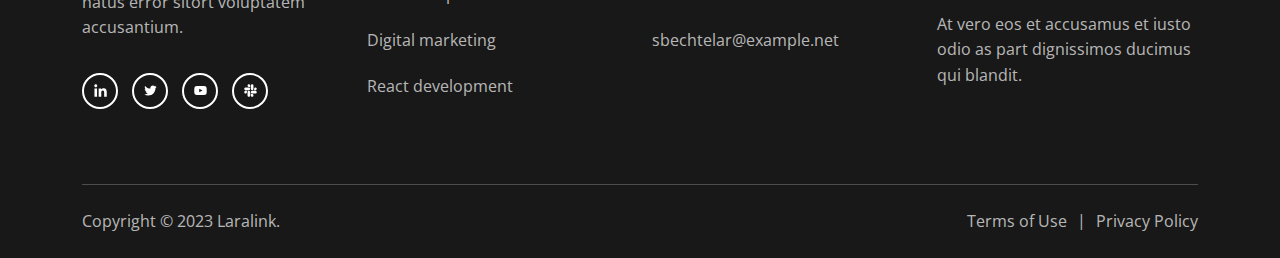
<file: digital-agency.html>
<!DOCTYPE html>
<html class="no-js" lang="en">

<head>
  <!-- Meta Tags -->
  <meta charset="utf-8">
  <meta http-equiv="x-ua-compatible" content="ie=edge">
  <meta name="viewport" content="width=device-width, initial-scale=1">
  <meta name="author" content="Laralink">
  <!-- Favicon Icon -->
  <link rel="icon" href="assets/img/favicon.png">
  <!-- Site Title -->
  <title>Arino - Creative Agency Template</title>
  <link rel="stylesheet" href="assets/css/plugins/bootstrap.min.css">
  <link rel="stylesheet" href="assets/css/plugins/fontawesome.min.css">
  <link rel="stylesheet" href="assets/css/plugins/slick.css">
  <link rel="stylesheet" href="assets/css/plugins/lightgallery.min.css">
  <link rel="stylesheet" href="assets/css/plugins/animate.css">
  <link rel="stylesheet" href="assets/css/style.css">
</head>

<body>
  <div class="cs-preloader cs-center">
    <div class="cs-preloader_in"></div>
  </div>
  <!-- Start Header Section -->
  <header class="cs-site_header cs-style1 text-uppercase cs-sticky_header">
    <div class="cs-main_header">
      <div class="container">
        <div class="cs-main_header_in">
          <div class="cs-main_header_left">
            <a class="cs-site_branding" href="index.html">
              <img src="assets/img/logo.svg" alt="Logo">
            </a>
          </div>
          <div class="cs-main_header_center">
            <div class="cs-nav cs-primary_font cs-medium">
              <ul class="cs-nav_list">
                <li class="menu-item-has-children cs-mega_menu">
                  <a href="index.html">Home</a>
                  <ul class="cs-mega_wrapper">
                    <li>
                      <ul>
                        <li>
                          <a href="index.html" class="cs-nav_list_img">
                            <img src="assets/img/demo/main-home.jpeg" alt="Thumb">
                          </a>
                          <a href="index.html">Main Home</a>
                        </li>
                        <li>
                          <a href="architecture-agency.html" class="cs-nav_list_img">
                            <img src="assets/img/demo/architecture-agency.jpeg" alt="Thumb">
                          </a>
                          <a href="architecture-agency.html">Architecture Agency</a>
                          <span class="cs-header_badge">New</span>
                        </li>
                      </ul>
                    </li>
                    <li>
                      <ul>
                        <li>
                          <a href="photography-agency.html" class="cs-nav_list_img">
                            <img src="assets/img/demo/photography-agency.jpeg" alt="Thumb">
                          </a>
                          <a href="photography-agency.html">Photography Agency</a>
                        </li>
                        <li>
                          <a href="creative-solution.html" class="cs-nav_list_img">
                            <img src="assets/img/demo/creative-solution.jpeg" alt="Thumb">
                          </a>
                          <a href="creative-solution.html">Creative Solution</a>
                          <span class="cs-header_badge">New</span>
                        </li>
                      </ul>
                    </li>
                    <li>
                      <ul>
                        <li>
                          <a href="creative-portfolio.html" class="cs-nav_list_img">
                            <img src="assets/img/demo/portfolio.jpeg" alt="Thumb">
                          </a>
                          <a href="creative-portfolio.html">Creative Portfolio</a>
                        </li>
                        <li>
                          <a href="personal-portfolio.html" class="cs-nav_list_img">
                            <img src="assets/img/demo/personal-portfolio.jpeg" alt="Thumb">
                            <span class="cs-header_badge">New</span>
                          </a>
                          <a href="personal-portfolio.html">Personal Portfolio</a>
                        </li>
                      </ul>
                    </li>
                    <li>
                      <ul>
                        <li>
                          <a href="digital-agency.html" class="cs-nav_list_img">
                            <img src="assets/img/demo/digital-agency.jpeg" alt="Thumb">
                          </a>
                          <a href="digital-agency.html">Digital Agency</a>
                        </li>
                        <li>
                          <a href="https://arino-html-rtl.vercel.app" target="_blank" class="cs-nav_list_img">
                            <img src="assets/img/demo/rtl.jpeg" alt="Thumb">
                          </a>
                          <a href="https://arino-html-rtl.vercel.app" target="_blank">RTL Demo</a>
                        </li>
                      </ul>
                    </li>
                    <li>
                      <ul>
                        <li>
                          <a href="marketing-agency.html" class="cs-nav_list_img">
                            <img src="assets/img/demo/marketing.jpeg" alt="Thumb">
                          </a>
                          <a href="marketing-agency.html">Marketing Agency</a>
                        </li>
                        <li>
                          <a href="showcase-portfolio.html" class="cs-nav_list_img">
                            <img src="assets/img/demo/portfolio-showcase.jpeg" alt="Thumb">
                          </a>
                          <a href="showcase-portfolio.html">Portfolio Showcase</a>
                        </li>
                        <li>
                          <a href="case-study-showcase.html" class="cs-nav_list_img">
                            <img src="assets/img/demo/case-study-showcase.jpeg" alt="Thumb">
                          </a>
                          <a href="case-study-showcase.html">Case Study Showcase</a>
                        </li>
                      </ul>
                    </li>
                    <li>
                      <ul>
                        <li>
                          <a href="freelancer-agency.html" class="cs-nav_list_img">
                            <img src="assets/img/demo/freelancer-agency.jpeg" alt="Thumb">
                          </a>
                          <a href="freelancer-agency.html">Freelancing Agency</a>
                        </li>
                        <li>
                          <a href="video-showcase.html" class="cs-nav_list_img">
                            <img src="assets/img/demo/video-showcase.jpeg" alt="Thumb">
                            <span class="cs-header_badge">New</span>
                          </a>
                          <a href="video-showcase.html">Video Showcase</a>
                        </li>
                      </ul>
                    </li>
                  </ul>
                </li>
                <li><a href="about.html">About</a></li>
                <li class="menu-item-has-children"><a href="service.html">Services</a>
                  <ul>
                    <li><a href="service.html">Services</a></li>
                    <li><a href="service-details.html">Service Details</a></li>
                  </ul>
                </li>
                <li class="menu-item-has-children"><a href="portfolio.html">Portfolio</a>
                  <ul>
                    <li><a href="portfolio.html">Portfolio</a></li>
                    <li><a href="portfolio-details.html">Portfolio Details</a></li>
                  </ul>
                </li>
                <li class="menu-item-has-children"><a href="blog.html">Blog</a>
                  <ul>
                    <li><a href="blog.html">Blog</a></li>
                    <li><a href="blog-details.html">Blog Details</a></li>
                  </ul>
                </li>
                <li class="menu-item-has-children">
                  <a href="shop.html">Shop</a>
                  <ul>
                    <li>
                      <a href="shop.html">Our Shop</a>
                    </li>
                    <li>
                      <a href="shop-product-details.html">Shop Details</a>
                    </li>
                    <li>
                      <a href="shop-cart.html">Cart</a>
                    </li>
                    <li>
                      <a href="shop-checkout.html">Checkout</a>
                    </li>
                    <li>
                      <a href="shop-order-recived.html">Success Order</a>
                    </li>
                    <li>
                      <a href="shop-wishlist.html">Wishlist</a>
                    </li>
                  </ul>
                </li>
                <li class="menu-item-has-children"><a href="#">Pages</a>
                  <ul>
                    <li><a href="contact.html">Contact</a></li>
                    <li><a href="team.html">Team</a></li>
                    <li><a href="team-details.html">Team Details</a></li>
                    <li><a href="case-study.html">Case Study Details</a></li>
                    <li><a href="faq.html">FAQ</a></li>
                  </ul>
                </li>
              </ul>
            </div>
          </div>
          <div class="cs-main_header_right">
            <div class="cs-toolbox">
              <span class="cs-icon_btn">
                <span class="cs-icon_btn_in">
                  <span></span>
                  <span></span>
                  <span></span>
                  <span></span>
                </span>
              </span>
            </div>
          </div>
        </div>
      </div>
    </div>
  </header>
  <div class="cs-side_header">
    <button class="cs-close"></button>
    <div class="cs-side_header_overlay"></div>
    <div class="cs-side_header_in">
      <div class="cs-side_header_shape"></div>
      <a class="cs-site_branding" href="index.html">
        <img src="assets/img/footer_logo.svg" alt="Logo">
      </a>
      <div class="cs-side_header_box">
        <h2 class="cs-side_header_heading">Do you have a project in your  <br> mind? Keep connect us.</h2>
      </div>
      <div class="cs-side_header_box">
        <h3 class="cs-side_header_title cs-primary_color">Contact Us</h3>
        <ul class="cs-contact_info cs-style1 cs-mp0">
          <li>
            <svg width="18" height="18" viewBox="0 0 18 18" fill="none" xmlns="http://www.w3.org/2000/svg">
              <path d="M17 12.5C15.75 12.5 14.55 12.3 13.43 11.93C13.08 11.82 12.69 11.9 12.41 12.17L10.21 14.37C7.38 12.93 5.06 10.62 3.62 7.79L5.82 5.58C6.1 5.31 6.18 4.92 6.07 4.57C5.7 3.45 5.5 2.25 5.5 1C5.5 0.45 5.05 0 4.5 0H1C0.45 0 0 0.45 0 1C0 10.39 7.61 18 17 18C17.55 18 18 17.55 18 17V13.5C18 12.95 17.55 12.5 17 12.5ZM9 0V10L12 7H18V0H9Z" fill="#FF4A17"/>
            </svg>
            <span>+44 454 7800 112</span>
          </li>
          <li>
            <svg width="20" height="18" viewBox="0 0 20 18" fill="none" xmlns="http://www.w3.org/2000/svg">
              <path d="M20 6.98V16C20 17.1 19.1 18 18 18H2C0.9 18 0 17.1 0 16V4C0 2.9 0.9 2 2 2H12.1C12.04 2.32 12 2.66 12 3C12 4.48 12.65 5.79 13.67 6.71L10 9L2 4V6L10 11L15.3 7.68C15.84 7.88 16.4 8 17 8C18.13 8 19.16 7.61 20 6.98ZM14 3C14 4.66 15.34 6 17 6C18.66 6 20 4.66 20 3C20 1.34 18.66 0 17 0C15.34 0 14 1.34 14 3Z" fill="#FF4A17"/>
            </svg>              
            <span>infotech@arino.com</span>
          </li>
          <li>
            <svg width="14" height="20" viewBox="0 0 14 20" fill="none" xmlns="http://www.w3.org/2000/svg">
              <path d="M7 0C3.13 0 0 3.13 0 7C0 12.25 7 20 7 20C7 20 14 12.25 14 7C14 3.13 10.87 0 7 0ZM7 9.5C5.62 9.5 4.5 8.38 4.5 7C4.5 5.62 5.62 4.5 7 4.5C8.38 4.5 9.5 5.62 9.5 7C9.5 8.38 8.38 9.5 7 9.5Z" fill="#FF4A17"/>
            </svg>              
            <span>50 Wall Street Suite, 44150 <br>Ohio, United States</span>
          </li>
        </ul>
      </div>
      <div class="cs-side_header_box">
        <h3 class="cs-side_header_title cs-primary_color">Subscribe</h3>
        <div class="cs-newsletter cs-style1">
          <form action="#" class="cs-newsletter_form">
            <input type="email" class="cs-newsletter_input" placeholder="example@gmail.com">
            <button class="cs-newsletter_btn"><span>Send</span></button>
          </form>
          <div class="cs-newsletter_text">At vero eos et accusamus et iusto odio as part dignissimos ducimus qui blandit.</div>
        </div>
      </div>
      <div class="cs-side_header_box">
        <div class="cs-social_btns cs-style1">
          <a href="#" class="cs-center">
            <svg width="15" height="15" viewBox="0 0 15 15" fill="none" xmlns="http://www.w3.org/2000/svg">
              <path d="M4.04799 13.7497H1.45647V5.4043H4.04799V13.7497ZM2.75084 4.2659C1.92215 4.2659 1.25 3.57952 1.25 2.75084C1.25 2.35279 1.40812 1.97105 1.68958 1.68958C1.97105 1.40812 2.35279 1.25 2.75084 1.25C3.14888 1.25 3.53063 1.40812 3.81209 1.68958C4.09355 1.97105 4.25167 2.35279 4.25167 2.75084C4.25167 3.57952 3.57924 4.2659 2.75084 4.2659ZM13.7472 13.7497H11.1613V9.68722C11.1613 8.71903 11.1417 7.4774 9.81389 7.4774C8.46652 7.4774 8.26004 8.5293 8.26004 9.61747V13.7497H5.67132V5.4043H8.15681V6.54269H8.19308C8.53906 5.887 9.38421 5.19503 10.6451 5.19503C13.2679 5.19503 13.75 6.92215 13.75 9.16546V13.7497H13.7472Z" fill="white"></path>
            </svg> 
          </a>
          <a href="#" class="cs-center">
            <svg width="13" height="11" viewBox="0 0 13 11" fill="none" xmlns="http://www.w3.org/2000/svg">
              <path d="M11.4651 2.95396C11.4731 3.065 11.4731 3.17606 11.4731 3.2871C11.4731 6.67383 8.89535 10.5761 4.18402 10.5761C2.73255 10.5761 1.38421 10.1557 0.25 9.42608C0.456226 9.44986 0.654494 9.4578 0.868655 9.4578C2.06629 9.4578 3.16879 9.0533 4.04918 8.36326C2.92291 8.33946 1.97906 7.60183 1.65386 6.5866C1.81251 6.61038 1.97112 6.62624 2.1377 6.62624C2.36771 6.62624 2.59774 6.59451 2.81188 6.53901C1.63802 6.30105 0.757595 5.26996 0.757595 4.02472V3.99301C1.09864 4.18336 1.49524 4.30233 1.91558 4.31818C1.22554 3.85814 0.773464 3.07294 0.773464 2.1846C0.773464 1.70872 0.900344 1.27249 1.12244 0.891774C2.38355 2.44635 4.27919 3.46156 6.40481 3.57262C6.36516 3.38226 6.34136 3.184 6.34136 2.9857C6.34136 1.57388 7.4835 0.423828 8.90323 0.423828C9.64086 0.423828 10.3071 0.733156 10.7751 1.23284C11.354 1.1218 11.9093 0.907643 12.401 0.614185C12.2106 1.20906 11.8061 1.70875 11.2748 2.02598C11.7903 1.97049 12.29 1.82769 12.75 1.62942C12.4011 2.13702 11.9648 2.5891 11.4651 2.95396V2.95396Z" fill="white"></path>
            </svg>                    
          </a>
          <a href="#" class="cs-center">
            <svg width="13" height="9" viewBox="0 0 13 9" fill="none" xmlns="http://www.w3.org/2000/svg">
              <path d="M12.4888 1.48066C12.345 0.939353 11.9215 0.513038 11.3837 0.368362C10.4089 0.105469 6.5 0.105469 6.5 0.105469C6.5 0.105469 2.59116 0.105469 1.61633 0.368362C1.07853 0.513061 0.65496 0.939353 0.5112 1.48066C0.25 2.4618 0.25 4.50887 0.25 4.50887C0.25 4.50887 0.25 6.55595 0.5112 7.53709C0.65496 8.0784 1.07853 8.48695 1.61633 8.63163C2.59116 8.89452 6.5 8.89452 6.5 8.89452C6.5 8.89452 10.4088 8.89452 11.3837 8.63163C11.9215 8.48695 12.345 8.0784 12.4888 7.53709C12.75 6.55595 12.75 4.50887 12.75 4.50887C12.75 4.50887 12.75 2.4618 12.4888 1.48066V1.48066ZM5.22158 6.36746V2.65029L8.48861 4.50892L5.22158 6.36746V6.36746Z" fill="white"></path>
            </svg>                    
          </a>
          <a href="#" class="cs-center">
            <svg width="13" height="13" viewBox="0 0 13 13" fill="none" xmlns="http://www.w3.org/2000/svg">
              <path d="M2.87612 8.149C2.87612 8.87165 2.28571 9.46205 1.56306 9.46205C0.840402 9.46205 0.25 8.87165 0.25 8.149C0.25 7.42634 0.840402 6.83594 1.56306 6.83594H2.87612V8.149ZM3.53795 8.149C3.53795 7.42634 4.12835 6.83594 4.851 6.83594C5.57366 6.83594 6.16406 7.42634 6.16406 8.149V11.4369C6.16406 12.1596 5.57366 12.75 4.851 12.75C4.12835 12.75 3.53795 12.1596 3.53795 11.4369V8.149ZM4.851 2.87612C4.12835 2.87612 3.53795 2.28571 3.53795 1.56306C3.53795 0.840402 4.12835 0.25 4.851 0.25C5.57366 0.25 6.16406 0.840402 6.16406 1.56306V2.87612H4.851V2.87612ZM4.851 3.53795C5.57366 3.53795 6.16406 4.12835 6.16406 4.851C6.16406 5.57366 5.57366 6.16406 4.851 6.16406H1.56306C0.840402 6.16406 0.25 5.57366 0.25 4.851C0.25 4.12835 0.840402 3.53795 1.56306 3.53795H4.851V3.53795ZM10.1239 4.851C10.1239 4.12835 10.7143 3.53795 11.4369 3.53795C12.1596 3.53795 12.75 4.12835 12.75 4.851C12.75 5.57366 12.1596 6.16406 11.4369 6.16406H10.1239V4.851V4.851ZM9.46205 4.851C9.46205 5.57366 8.87165 6.16406 8.149 6.16406C7.42634 6.16406 6.83594 5.57366 6.83594 4.851V1.56306C6.83594 0.840402 7.42634 0.25 8.149 0.25C8.87165 0.25 9.46205 0.840402 9.46205 1.56306V4.851V4.851ZM8.149 10.1239C8.87165 10.1239 9.46205 10.7143 9.46205 11.4369C9.46205 12.1596 8.87165 12.75 8.149 12.75C7.42634 12.75 6.83594 12.1596 6.83594 11.4369V10.1239H8.149ZM8.149 9.46205C7.42634 9.46205 6.83594 8.87165 6.83594 8.149C6.83594 7.42634 7.42634 6.83594 8.149 6.83594H11.4369C12.1596 6.83594 12.75 7.42634 12.75 8.149C12.75 8.87165 12.1596 9.46205 11.4369 9.46205H8.149Z" fill="white"></path>
            </svg>                    
          </a>
        </div>
      </div>
    </div>
  </div>
  <!-- End Header Section -->
  
  <!-- Start Hero -->
  <div class="cs-hero cs-style1 cs-type1 text-center" id="home">
    
    <div class="cs-slider cs-style1">
      <div class="cs-slider_container" data-autoplay="1" data-loop="1" data-speed="2000" data-center="0" data-fade-slide="1" data-slides-per-view="1">
        <div class="cs-slider_wrapper">
          <div class="cs-slide">
            <div class="cs-hero_slide cs-fixed_bg cs-bg" data-src="assets/img/hero_bg_2.jpeg"></div>
          </div><!-- .cs-slide -->
          <div class="cs-slide">
            <div class="cs-hero_slide cs-fixed_bg cs-bg" data-src="assets/img/hero_bg_3.jpeg"></div>
          </div><!-- .cs-slide -->
        </div>
      </div><!-- .cs-slider_container -->
    </div><!-- .cs-slider -->

    <div class="container">
      <div class="cs-hero_text">
        <h1 class="cs-hero_title wow fadeInRight" data-wow-duration="0.8s" data-wow-delay="0.2s">
          We Are <span class="cs-accent_color">A</span>rino <br>Digital Agency
        </h1>
        <div class="cs-hero_info justify-content-center">
          <div class="cs-hero_subtitle">We deliver best problem solving solution for our client and provide finest finishing product in present and upcoming future.</div>
        </div>
      </div>
    </div>
    <div class="cs-hero_social_wrap cs-primary_font cs-primary_color">
      <div class="cs-hero_social_title">Follow Us</div>
      <ul class="cs-hero_social_links">
        <li><a href="">Behance</a></li>
        <li><a href="">Twitter</a></li>
      </ul>
    </div>
    <div class="cs-hero_social_wrap cs-left_side cs-primary_font cs-primary_color">
      <ul class="cs-hero_social_links">
        <li><a href="">info@arino.com</a></li>
        <li><a href="">+044 546664</a></li>
      </ul>
    </div>
    <a href="#service" class="cs-down_btn"></a>
  </div>
  <!-- End Hero -->

  <!-- Start FunFact -->
  <section>
    <div class="container">
      <div class="cs-funfact_wrap_2 cs-type1">
        <div class="cs-funfact_shape" data-src="assets/img/funfact_shape_bg.svg"></div>
        <div class="cs-funfacts">
          <div>
            <div class="cs-funfact cs-style2">
              <div class="cs-funfact_number cs-primary_font cs-semi_bold cs-primary_color"><span data-count-to="550" class="odometer"></span> <span class="cs-plus">+</span></div>
              <h3 class="cs-funfact_title">Products</h3>
            </div>
          </div>
          <div>
            <div class="cs-funfact cs-style2">
              <div class="cs-funfact_number cs-primary_font cs-semi_bold cs-primary_color"><span data-count-to="40" class="odometer"></span>K <span class="cs-plus">+</span></div>
              <h3 class="cs-funfact_title">Happy global clients</h3>
            </div>
          </div>
          <div>
            <div class="cs-funfact cs-style2">
              <div class="cs-funfact_number cs-primary_font cs-semi_bold cs-primary_color"><span data-count-to="50" class="odometer"></span>K <span class="cs-plus">+</span></div>
              <h3 class="cs-funfact_title">Project completed</h3>
            </div>
          </div>
          <div>
            <div class="cs-funfact cs-style2">
              <div class="cs-funfact_number cs-primary_font cs-semi_bold cs-primary_color"><span data-count-to="250" class="odometer"></span> <span class="cs-plus">+</span></div>
              <h3 class="cs-funfact_title">Team members</h3>
            </div>
          </div>
        </div>
      </div>
    </div>
  </section>
  <!-- End FunFact -->
  <!-- Start Service Section -->
  <section id="service">
    <div class="cs-height_150 cs-height_lg_80"></div>
    <div class="container">
      <div class="cs-section_heading cs-style1 text-center">
        <h3 class="cs-section_subtitle">Services</h3>
        <h2 class="cs-section_title wow fadeInUp" data-wow-duration="0.8s" data-wow-delay="0.2s">What we provide</h2>
      </div>
    </div>
    <div class="cs-height_65 cs-height_lg_45"></div>
    <div class="cs-moving_text_wrap cs-type1 cs-bold cs-primary_font">
      <div class="cs-moving_text_in">
        <div class="cs-moving_text"><a href="service-details.html">UI/UX Design</a>-<a href="service-details.html">Marketing</a>-<a href="service-details.html">Branding</a>-</div>
        <div class="cs-moving_text"><a href="service-details.html">UI/UX Design</a>-<a href="service-details.html">Marketing</a>-<a href="service-details.html">Branding</a>-</div>
      </div>
    </div>
    <div class="cs-height_30 cs-height_lg_10"></div>
    <div class="cs-moving_text_wrap cs-type1 cs-bold cs-primary_font">
      <div class="cs-moving_text_in">
        <div class="cs-moving_text cs-reverse_animation"><a href="service-details.html">SEO</a>-<a href="service-details.html">App design</a>-<a href="service-details.html">React Developer</a>-</div>
        <div class="cs-moving_text cs-reverse_animation"><a href="service-details.html">SEO</a>-<a href="service-details.html">App design</a>-<a href="service-details.html">React Developer</a>-</div>
      </div>
    </div>
  </section>
  <!-- End Service Section -->

  <!-- Start Video Block Section -->
  <section class="cs-shape_wrap_4 cs-parallax">
    <div class="cs-shape_4 cs-to_up"></div>
    <div class="cs-shape_4 cs-to_right"></div>
    <div class="cs-height_150 cs-height_lg_80"></div>
    <div class="container">
      <div class="row">
        <div class="col-lg-5 col-xl-4">
          <div class="cs-section_heading cs-style1">
            <h3 class="cs-section_subtitle">Why Choose Us</h3>
            <h2 class="cs-section_title">Uk’s best digital agency ever</h2>
            <div class="cs-height_45 cs-height_lg_20"></div>
            <a href="about.html" class="cs-text_btn wow fadeInLeft" data-wow-duration="0.8s" data-wow-delay="0.2s">
              <span>Learn More</span>
              <svg width="26" height="12" viewBox="0 0 26 12" fill="none" xmlns="http://www.w3.org/2000/svg">
                <path d="M25.5303 6.53033C25.8232 6.23744 25.8232 5.76256 25.5303 5.46967L20.7574 0.696699C20.4645 0.403806 19.9896 0.403806 19.6967 0.696699C19.4038 0.989593 19.4038 1.46447 19.6967 1.75736L23.9393 6L19.6967 10.2426C19.4038 10.5355 19.4038 11.0104 19.6967 11.3033C19.9896 11.5962 20.4645 11.5962 20.7574 11.3033L25.5303 6.53033ZM0 6.75H25V5.25H0V6.75Z" fill="currentColor"></path>
              </svg>                
            </a>
          </div>
          <div class="cs-height_45 cs-height_lg_45"></div>
        </div>
        <div class="col-lg-7 offset-xl-1">
          <div class="cs-half_screen">
            <a href="https://www.youtube.com/watch?v=VcaAVWtP48A" class="cs-video_block cs-style1 cs-size1 cs-video_open cs-bg" data-src="assets/img/video_bg.jpeg">
              <span class="cs-player_btn cs-accent_color">
                <span></span>       
              </span>
            </a>
          </div>
        </div>
      </div>
    </div>
    <div class="cs-height_125 cs-height_lg_70"></div>
  </section>
  <!-- End Video Block Section -->

  <!-- Start Latest Project -->
  <section>
    <div class="container">
      <div class="cs-section_heading cs-style1 text-center">
        <h3 class="cs-section_subtitle">Latest Projects</h3>
        <h2 class="cs-section_title wow fadeInUp" data-wow-duration="0.8s" data-wow-delay="0.2s">Portfolio to explore</h2>
      </div>
    </div>
    <div class="cs-height_90 cs-height_lg_45"></div>
    <div class="container">
      <div class="cs-isotop cs-style1 cs-isotop_col_3 cs-has_gutter_24">
        <div class="cs-grid_sizer"></div>
        <div class="cs-isotop_item cs-w66 mobile_apps">
          <a href="portfolio-details.html" class="cs-portfolio cs-style1 cs-type1">
            <div class="cs-portfolio_hover"></div>
            <div class="cs-portfolio_bg cs-bg" data-src="assets/img/portfolio_11.jpeg"></div>
            <div class="cs-portfolio_info">
              <div class="cs-portfolio_info_bg cs-accent_bg"></div>
              <h2 class="cs-portfolio_title">Colorful Art Work</h2>
              <div class="cs-portfolio_subtitle">See Details</div>
            </div>
          </a>
        </div><!-- .cs-isotop_item -->
        <div class="cs-isotop_item ui_ux_design">
          <a href="portfolio-details.html" class="cs-portfolio cs-style1 cs-type1">
            <div class="cs-portfolio_hover"></div>
            <div class="cs-portfolio_bg cs-bg" data-src="assets/img/portfolio_12.jpeg"></div>
            <div class="cs-portfolio_info">
              <div class="cs-portfolio_info_bg cs-accent_bg"></div>
              <h2 class="cs-portfolio_title">Colorful Art Work</h2>
              <div class="cs-portfolio_subtitle">See Details</div>
            </div>
          </a>
        </div><!-- .cs-isotop_item -->
        <div class="cs-isotop_item web_design">
          <a href="portfolio-details.html" class="cs-portfolio cs-style1 cs-type1">
            <div class="cs-portfolio_hover"></div>
            <div class="cs-portfolio_bg cs-bg" data-src="assets/img/portfolio_13.jpeg"></div>
            <div class="cs-portfolio_info">
              <div class="cs-portfolio_info_bg cs-accent_bg"></div>
              <h2 class="cs-portfolio_title">Colorful Art Work</h2>
              <div class="cs-portfolio_subtitle">See Details</div>
            </div>
          </a>
        </div><!-- .cs-isotop_item -->
        <div class="cs-isotop_item cs-w66 logo_design">
          <a href="portfolio-details.html" class="cs-portfolio cs-style1 cs-type1">
            <div class="cs-portfolio_hover"></div>
            <div class="cs-portfolio_bg cs-bg" data-src="assets/img/portfolio_14.jpeg"></div>
            <div class="cs-portfolio_info">
              <div class="cs-portfolio_info_bg cs-accent_bg"></div>
              <h2 class="cs-portfolio_title">Colorful Art Work</h2>
              <div class="cs-portfolio_subtitle">See Details</div>
            </div>
          </a>
        </div><!-- .cs-isotop_item -->
        <div class="cs-isotop_item cs-w66 mobile_apps">
          <a href="portfolio-details.html" class="cs-portfolio cs-style1 cs-type1">
            <div class="cs-portfolio_hover"></div>
            <div class="cs-portfolio_bg cs-bg" data-src="assets/img/portfolio_15.jpeg"></div>
            <div class="cs-portfolio_info">
              <div class="cs-portfolio_info_bg cs-accent_bg"></div>
              <h2 class="cs-portfolio_title">Colorful Art Work</h2>
              <div class="cs-portfolio_subtitle">See Details</div>
            </div>
          </a>
        </div><!-- .cs-isotop_item -->
        <div class="cs-isotop_item ui_ux_design">
          <a href="portfolio-details.html" class="cs-portfolio cs-style1 cs-type1">
            <div class="cs-portfolio_hover"></div>
            <div class="cs-portfolio_bg cs-bg" data-src="assets/img/portfolio_16.jpeg"></div>
            <div class="cs-portfolio_info">
              <div class="cs-portfolio_info_bg cs-accent_bg"></div>
              <h2 class="cs-portfolio_title">Colorful Art Work</h2>
              <div class="cs-portfolio_subtitle">See Details</div>
            </div>
          </a>
        </div><!-- .cs-isotop_item -->
      </div>
      <div class="cs-height_90 cs-height_lg_40"></div>
      <div class="text-center">
        <a href="#" class="cs-text_btn">
          <span>See More</span>
          <svg width="26" height="12" viewBox="0 0 26 12" fill="none" xmlns="http://www.w3.org/2000/svg">
            <path d="M25.5303 6.53033C25.8232 6.23744 25.8232 5.76256 25.5303 5.46967L20.7574 0.696699C20.4645 0.403806 19.9896 0.403806 19.6967 0.696699C19.4038 0.989593 19.4038 1.46447 19.6967 1.75736L23.9393 6L19.6967 10.2426C19.4038 10.5355 19.4038 11.0104 19.6967 11.3033C19.9896 11.5962 20.4645 11.5962 20.7574 11.3033L25.5303 6.53033ZM0 6.75H25V5.25H0V6.75Z" fill="currentColor"></path>
          </svg>                
        </a>
      </div>
    </div>
  </section>
  <!-- End Latest Project -->
  <div class="cs-height_150 cs-height_lg_80"></div>
  <!-- Start Awards Text -->
  <section>
    <div class="container">
      <div class="cs-slider cs-style1 cs-gap-24">
        <div class="cs-slider_left">
          <div class="cs-section_heading cs-style1">
            <h3 class="cs-section_subtitle wow fadeInLeft" data-wow-duration="0.8s" data-wow-delay="0.2s">Our Awards</h3>
            <h2 class="cs-section_title">We get multiple awards</h2>
          </div>
          <div class="cs-height_45 cs-height_lg_20"></div>
          <div class="cs-slider_arrows cs-style1 cs-primary_color">
            <div class="cs-left_arrow cs-center">
              <svg width="26" height="13" viewBox="0 0 26 13" fill="none" xmlns="http://www.w3.org/2000/svg">
                <path d="M0.469791 5.96967C0.176899 6.26256 0.176899 6.73744 0.469791 7.03033L5.24276 11.8033C5.53566 12.0962 6.01053 12.0962 6.30342 11.8033C6.59632 11.5104 6.59632 11.0355 6.30342 10.7426L2.06078 6.5L6.30342 2.25736C6.59632 1.96447 6.59632 1.48959 6.30342 1.1967C6.01053 0.903806 5.53566 0.903806 5.24276 1.1967L0.469791 5.96967ZM26.0001 5.75L1.00012 5.75V7.25L26.0001 7.25V5.75Z" fill="currentColor"/>
              </svg>                  
            </div>
            <div class="cs-right_arrow cs-center">
              <svg width="26" height="13" viewBox="0 0 26 13" fill="none" xmlns="http://www.w3.org/2000/svg">
                <path d="M25.5305 7.03033C25.8233 6.73744 25.8233 6.26256 25.5305 5.96967L20.7575 1.1967C20.4646 0.903806 19.9897 0.903806 19.6968 1.1967C19.4039 1.48959 19.4039 1.96447 19.6968 2.25736L23.9395 6.5L19.6968 10.7426C19.4039 11.0355 19.4039 11.5104 19.6968 11.8033C19.9897 12.0962 20.4646 12.0962 20.7575 11.8033L25.5305 7.03033ZM0.00012207 7.25H25.0001V5.75H0.00012207V7.25Z" fill="currentColor"/>
              </svg>                  
            </div>
          </div>
        </div>
        <div class="cs-slider_right">
          <div class="cs-slider_container" data-autoplay="0" data-loop="1" data-speed="600" data-center="0" data-slides-per-view="responsive" data-xs-slides="1" data-sm-slides="2" data-md-slides="2" data-lg-slides="2" data-add-slides="2">
            <div class="cs-slider_wrapper">
              <div class="cs-slide">
                <div class="cs-time_line cs-style1">
                  <h3 class="cs-accent_color">2019</h3>
                  <h2>Google awards</h2>
                  <p>Website of the day</p>
                  <p>Mobile exelence</p>
                </div>
                <div class="cs-height_40 cs-height_lg_30"></div>
                <div class="cs-time_line cs-style1">
                  <h3 class="cs-accent_color">2021</h3>
                  <h2>CSS awards design</h2>
                  <p>Honorable mention</p>
                  <p>Desktop exelence</p>
                </div>
              </div><!-- .cs-slide -->
              <div class="cs-slide">
                <div class="cs-time_line cs-style1">
                  <h3 class="cs-accent_color">2020</h3>
                  <h2>New technology innovation</h2>
                  <p>Honorable mention</p>
                  <p>Desktop exelence</p>
                </div>
                <div class="cs-height_40 cs-height_lg_30"></div>
                <div class="cs-time_line cs-style1">
                  <h3 class="cs-accent_color">2022</h3>
                  <h2>UI/UX design of the month</h2>
                  <p>Website of the day</p>
                  <p>Mobile exelence</p>
                </div>
              </div><!-- .cs-slide -->
              <div class="cs-slide">
                <div class="cs-time_line cs-style1">
                  <h3 class="cs-accent_color">2019</h3>
                  <h2>Google awards</h2>
                  <p>Website of the day</p>
                  <p>Mobile exelence</p>
                </div>
                <div class="cs-height_40 cs-height_lg_30"></div>
                <div class="cs-time_line cs-style1">
                  <h3 class="cs-accent_color">2021</h3>
                  <h2>CSS awards design</h2>
                  <p>Honorable mention</p>
                  <p>Desktop exelence</p>
                </div>
              </div><!-- .cs-slide -->
              <div class="cs-slide">
                <div class="cs-time_line cs-style1">
                  <h3 class="cs-accent_color">2020</h3>
                  <h2>New technology innovation</h2>
                  <p>Honorable mention</p>
                  <p>Desktop exelence</p>
                </div>
                <div class="cs-height_40 cs-height_lg_30"></div>
                <div class="cs-time_line cs-style1">
                  <h3 class="cs-accent_color">2022</h3>
                  <h2>UI/UX design of the month</h2>
                  <p>Website of the day</p>
                  <p>Mobile exelence</p>
                </div>
              </div><!-- .cs-slide -->
            </div>
          </div><!-- .cs-slider_container -->
          <div class="cs-pagination cs-style1 cs-hidden_desktop"></div>
        </div>
      </div><!-- .cs-slider -->
    </div>
  </section>
  <!-- End Awards Text -->
  <div class="cs-height_150 cs-height_lg_80"></div>
  <!-- Start Testimonial Section -->
  <section class="cs-gradient_bg_1 cs-shape_wrap_3 cs-parallax">
    <div class="cs-shape_3 cs-to_up">
      <svg width="162" height="181" viewBox="0 0 162 181" fill="none" xmlns="http://www.w3.org/2000/svg">
        <path d="M156.833 178.434C156.833 177.053 157.954 175.932 159.335 175.932C160.716 175.932 161.837 177.053 161.837 178.434C161.837 179.814 160.716 180.935 159.335 180.935C157.954 180.935 156.833 179.814 156.833 178.434Z" fill="#FF4A17"/>
        <path d="M117.65 178.434C117.65 177.053 118.771 175.932 120.152 175.932C121.533 175.932 122.653 177.053 122.653 178.434C122.653 179.814 121.533 180.935 120.152 180.935C118.771 180.935 117.65 179.814 117.65 178.434Z" fill="#FF4A17"/>
        <path d="M78.4694 178.434C78.4694 177.053 79.5902 175.932 80.971 175.932C82.3517 175.932 83.4726 177.053 83.4726 178.434C83.4726 179.814 82.3517 180.935 80.971 180.935C79.5876 180.935 78.4694 179.814 78.4694 178.434Z" fill="#FF4A17"/>
        <path d="M39.286 178.434C39.286 177.053 40.4069 175.932 41.7876 175.932C43.1684 175.932 44.2893 177.053 44.2893 178.434C44.2893 179.814 43.1684 180.935 41.7876 180.935C40.4069 180.935 39.286 179.814 39.286 178.434Z" fill="#FF4A17"/>
        <path d="M0.102661 178.434C0.102661 177.053 1.22354 175.932 2.60429 175.932C3.98504 175.932 5.10591 177.053 5.10591 178.434C5.10591 179.814 3.98504 180.935 2.60429 180.935C1.22091 180.935 0.102661 179.814 0.102661 178.434Z" fill="#FF4A17"/>
        <path d="M156.833 143.419C156.833 142.038 157.954 140.917 159.335 140.917C160.716 140.917 161.837 142.038 161.837 143.419C161.837 144.799 160.716 145.92 159.335 145.92C157.954 145.92 156.833 144.799 156.833 143.419Z" fill="#FF4A17"/>
        <path d="M117.65 143.419C117.65 142.038 118.771 140.917 120.152 140.917C121.533 140.917 122.653 142.038 122.653 143.419C122.653 144.799 121.533 145.92 120.152 145.92C118.771 145.92 117.65 144.799 117.65 143.419Z" fill="#FF4A17"/>
        <path d="M78.4694 143.419C78.4694 142.038 79.5902 140.917 80.971 140.917C82.3517 140.917 83.4726 142.038 83.4726 143.419C83.4726 144.799 82.3517 145.92 80.971 145.92C79.5876 145.92 78.4694 144.799 78.4694 143.419Z" fill="#FF4A17"/>
        <path d="M39.286 143.419C39.286 142.038 40.4069 140.917 41.7876 140.917C43.1684 140.917 44.2893 142.038 44.2893 143.419C44.2893 144.799 43.1684 145.92 41.7876 145.92C40.4069 145.92 39.286 144.799 39.286 143.419Z" fill="#FF4A17"/>
        <path d="M0.102661 143.419C0.102661 142.038 1.22354 140.917 2.60429 140.917C3.98504 140.917 5.10591 142.038 5.10591 143.419C5.10591 144.799 3.98504 145.92 2.60429 145.92C1.22091 145.92 0.102661 144.799 0.102661 143.419Z" fill="#FF4A17"/>
        <path d="M156.833 108.404C156.833 107.023 157.954 105.902 159.335 105.902C160.716 105.902 161.837 107.023 161.837 108.404C161.837 109.785 160.716 110.906 159.335 110.906C157.954 110.906 156.833 109.787 156.833 108.404Z" fill="#FF4A17"/>
        <path d="M120.152 110.906C121.533 110.906 122.653 109.786 122.653 108.404C122.653 107.022 121.533 105.902 120.152 105.902C118.77 105.902 117.65 107.022 117.65 108.404C117.65 109.786 118.77 110.906 120.152 110.906Z" fill="#FF4A17"/>
        <path d="M80.9684 110.906C82.35 110.906 83.47 109.786 83.47 108.404C83.47 107.022 82.35 105.902 80.9684 105.902C79.5868 105.902 78.4668 107.022 78.4668 108.404C78.4668 109.786 79.5868 110.906 80.9684 110.906Z" fill="#FF4A17"/>
        <path d="M39.286 108.404C39.286 107.023 40.4069 105.902 41.7876 105.902C43.1684 105.902 44.2893 107.023 44.2893 108.404C44.2893 109.785 43.1684 110.906 41.7876 110.906C40.4069 110.906 39.286 109.787 39.286 108.404Z" fill="#FF4A17"/>
        <path d="M0.102661 108.404C0.102661 107.023 1.22354 105.902 2.60429 105.902C3.98504 105.902 5.10591 107.023 5.10591 108.404C5.10591 109.785 3.98504 110.906 2.60429 110.906C1.22091 110.906 0.102661 109.787 0.102661 108.404Z" fill="#FF4A17"/>
        <path d="M156.833 73.3918C156.833 72.011 157.954 70.8901 159.335 70.8901C160.716 70.8901 161.837 72.011 161.837 73.3918C161.837 74.7725 160.716 75.8934 159.335 75.8934C157.954 75.8908 156.833 74.7725 156.833 73.3918Z" fill="#FF4A17"/>
        <path d="M120.152 75.8934C121.533 75.8934 122.653 74.7734 122.653 73.3918C122.653 72.0102 121.533 70.8901 120.152 70.8901C118.77 70.8901 117.65 72.0102 117.65 73.3918C117.65 74.7734 118.77 75.8934 120.152 75.8934Z" fill="#FF4A17"/>
        <path d="M80.9684 75.8934C82.35 75.8934 83.47 74.7734 83.47 73.3918C83.47 72.0102 82.35 70.8901 80.9684 70.8901C79.5868 70.8901 78.4668 72.0102 78.4668 73.3918C78.4668 74.7734 79.5868 75.8934 80.9684 75.8934Z" fill="#FF4A17"/>
        <path d="M39.286 73.3918C39.286 72.011 40.4069 70.8901 41.7876 70.8901C43.1684 70.8901 44.2893 72.011 44.2893 73.3918C44.2893 74.7725 43.1684 75.8934 41.7876 75.8934C40.4069 75.8934 39.286 74.7725 39.286 73.3918Z" fill="#FF4A17"/>
        <path d="M0.102661 73.3918C0.102661 72.011 1.22354 70.8901 2.60429 70.8901C3.98504 70.8901 5.10591 72.011 5.10591 73.3918C5.10591 74.7725 3.98504 75.8934 2.60429 75.8934C1.22091 75.8908 0.102661 74.7725 0.102661 73.3918Z" fill="#FF4A17"/>
        <path d="M156.833 38.3766C156.833 36.9959 157.954 35.875 159.335 35.875C160.716 35.875 161.837 36.9959 161.837 38.3766C161.837 39.7574 160.716 40.8782 159.335 40.8782C157.954 40.8756 156.833 39.7574 156.833 38.3766Z" fill="#FF4A17"/>
        <path d="M120.152 40.8782C121.533 40.8782 122.653 39.7582 122.653 38.3766C122.653 36.995 121.533 35.875 120.152 35.875C118.77 35.875 117.65 36.995 117.65 38.3766C117.65 39.7582 118.77 40.8782 120.152 40.8782Z" fill="#FF4A17"/>
        <path d="M80.9684 40.8782C82.35 40.8782 83.47 39.7582 83.47 38.3766C83.47 36.995 82.35 35.875 80.9684 35.875C79.5868 35.875 78.4668 36.995 78.4668 38.3766C78.4668 39.7582 79.5868 40.8782 80.9684 40.8782Z" fill="#FF4A17"/>
        <path d="M39.286 38.3766C39.286 36.9959 40.4069 35.875 41.7876 35.875C43.1684 35.875 44.2893 36.9959 44.2893 38.3766C44.2893 39.7574 43.1684 40.8782 41.7876 40.8782C40.4069 40.8782 39.286 39.7574 39.286 38.3766Z" fill="#FF4A17"/>
        <path d="M0.102661 38.3766C0.102661 36.9959 1.22354 35.875 2.60429 35.875C3.98504 35.875 5.10591 36.9959 5.10591 38.3766C5.10591 39.7574 3.98504 40.8782 2.60429 40.8782C1.22091 40.8756 0.102661 39.7574 0.102661 38.3766Z" fill="#FF4A17"/>
        <path d="M156.833 3.36198C156.833 1.98123 157.954 0.860352 159.335 0.860352C160.716 0.860352 161.837 1.98123 161.837 3.36198C161.837 4.74273 160.716 5.8636 159.335 5.8636C157.954 5.8636 156.833 4.74273 156.833 3.36198Z" fill="#FF4A17"/>
        <path d="M117.65 3.36198C117.65 1.98123 118.771 0.860352 120.152 0.860352C121.533 0.860352 122.653 1.98123 122.653 3.36198C122.653 4.74273 121.533 5.8636 120.152 5.8636C118.771 5.8636 117.65 4.74273 117.65 3.36198Z" fill="#FF4A17"/>
        <path d="M78.4694 3.36198C78.4694 1.98123 79.5902 0.860352 80.971 0.860352C82.3517 0.860352 83.4726 1.98123 83.4726 3.36198C83.4726 4.74273 82.3517 5.8636 80.971 5.8636C79.5876 5.8636 78.4694 4.74273 78.4694 3.36198Z" fill="#FF4A17"/>
        <path d="M39.286 3.36198C39.286 1.98123 40.4069 0.860352 41.7876 0.860352C43.1684 0.860352 44.2893 1.98123 44.2893 3.36198C44.2893 4.74273 43.1684 5.8636 41.7876 5.8636C40.4069 5.8636 39.286 4.74273 39.286 3.36198Z" fill="#FF4A17"/>
        <path d="M0.102661 3.36198C0.102661 1.98123 1.22354 0.860352 2.60429 0.860352C3.98504 0.860352 5.10591 1.98123 5.10591 3.36198C5.10591 4.74273 3.98504 5.8636 2.60429 5.8636C1.22091 5.8636 0.102661 4.74273 0.102661 3.36198Z" fill="#FF4A17"/>
      </svg>        
    </div>
    <div class="cs-height_130 cs-height_lg_80"></div>
    <div class="container">
      <div class="cs-testimonial_slider">
        <div class="cs-testimonial_slider_left">
          <div class="slider-nav cs-style1">
            <div class="slider-for_item item-nav">
              <div class="slider-nav_item">
                <div class="cs-rotate_img">
                  <div class="cs-rotate_img_in">
                    <img src="assets/img/testimonial_1.jpeg" alt="Nav Image">
                  </div>
                </div>
              </div>
            </div>
            <div class="slider-for_item item-nav">
              <div class="slider-nav_item">
                <div class="cs-rotate_img">
                  <div class="cs-rotate_img_in">
                    <img src="assets/img/testimonial_2.jpeg" alt="Nav Image">
                  </div>
                </div>
              </div>
            </div>
            <div class="slider-for_item item-nav">
              <div class="slider-nav_item">
                <div class="cs-rotate_img">
                  <div class="cs-rotate_img_in">
                    <img src="assets/img/testimonial_3.jpeg" alt="Nav Image">
                  </div>
                </div>
              </div>
            </div>
            <div class="slider-for_item item-nav">
              <div class="slider-nav_item">
                <div class="cs-rotate_img">
                  <div class="cs-rotate_img_in">
                    <img src="assets/img/testimonial_1.jpeg" alt="Nav Image">
                  </div>
                </div>
              </div>
            </div>
            <div class="slider-for_item item-nav">
              <div class="slider-nav_item">
                <div class="cs-rotate_img">
                  <div class="cs-rotate_img_in">
                    <img src="assets/img/testimonial_2.jpeg" alt="Nav Image">
                  </div>
                </div>
              </div>
            </div>
            <div class="slider-for_item item-nav">
              <div class="slider-nav_item">
                <div class="cs-rotate_img">
                  <div class="cs-rotate_img_in">
                    <img src="assets/img/testimonial_3.jpeg" alt="Nav Image">
                  </div>
                </div>
              </div>
            </div>
          </div>
        </div>
        <div class="cs-testimonial_slider_right">
          <div class="slider-for cs-style1">
            <div class="slider-for_item">
              <div class="cs-testimonial cs-style1">
                <div class="cs-testimonial_quote">
                  <svg width="42" height="38" viewBox="0 0 42 38" fill="none" xmlns="http://www.w3.org/2000/svg">
                    <path d="M37.928 18.9982H31.4175V13.7899C31.4175 10.9172 33.7532 8.58154 36.6259 8.58154H37.2769C38.3593 8.58154 39.23 7.71077 39.23 6.62842V2.72217C39.23 1.63981 38.3593 0.769043 37.2769 0.769043H36.6259C29.4319 0.769043 23.605 6.59587 23.605 13.7899V33.3211C23.605 35.4777 25.3547 37.2274 27.5113 37.2274H37.928C40.0845 37.2274 41.8342 35.4777 41.8342 33.3211V22.9045C41.8342 20.7479 40.0845 18.9982 37.928 18.9982ZM14.4905 18.9982H7.98004V13.7899C7.98004 10.9172 10.3157 8.58154 13.1884 8.58154H13.8394C14.9218 8.58154 15.7925 7.71077 15.7925 6.62842V2.72217C15.7925 1.63981 14.9218 0.769043 13.8394 0.769043H13.1884C5.99436 0.769043 0.167542 6.59587 0.167542 13.7899V33.3211C0.167542 35.4777 1.91722 37.2274 4.07379 37.2274H14.4905C16.647 37.2274 18.3967 35.4777 18.3967 33.3211V22.9045C18.3967 20.7479 16.647 18.9982 14.4905 18.9982Z" fill="white"/>
                  </svg>               
                </div>
                <div class="cs-testimonial_text">I wish I would have thought of it first. Creative agency is the most tech valuable business resource we have ever purchased. Dude your stuff  is the bomb! eaque ipsa quae ab illo inventore veritatis et quasi architecto beatae vitae dicta sunt to the explicabo.</div>
                <div class="cs-rating" data-rating="4">
                  <div class="cs-rating_bg" data-src="assets/img/rating.svg"></div>
                  <div class="cs-rating_percentage" data-src="assets/img/rating.svg"></div>
                </div>
                <h2 class="cs-testimonial_avatar_name">Ahon Monsery</h2>
                <div class="cs-testimonial_avatar_designation text-uppercase">CEO AT TECH</div>
              </div>
            </div>
            <div class="slider-for_item">
              <div class="cs-testimonial cs-style1">
                <div class="cs-testimonial_quote">
                  <svg width="42" height="38" viewBox="0 0 42 38" fill="none" xmlns="http://www.w3.org/2000/svg">
                    <path d="M37.928 18.9982H31.4175V13.7899C31.4175 10.9172 33.7532 8.58154 36.6259 8.58154H37.2769C38.3593 8.58154 39.23 7.71077 39.23 6.62842V2.72217C39.23 1.63981 38.3593 0.769043 37.2769 0.769043H36.6259C29.4319 0.769043 23.605 6.59587 23.605 13.7899V33.3211C23.605 35.4777 25.3547 37.2274 27.5113 37.2274H37.928C40.0845 37.2274 41.8342 35.4777 41.8342 33.3211V22.9045C41.8342 20.7479 40.0845 18.9982 37.928 18.9982ZM14.4905 18.9982H7.98004V13.7899C7.98004 10.9172 10.3157 8.58154 13.1884 8.58154H13.8394C14.9218 8.58154 15.7925 7.71077 15.7925 6.62842V2.72217C15.7925 1.63981 14.9218 0.769043 13.8394 0.769043H13.1884C5.99436 0.769043 0.167542 6.59587 0.167542 13.7899V33.3211C0.167542 35.4777 1.91722 37.2274 4.07379 37.2274H14.4905C16.647 37.2274 18.3967 35.4777 18.3967 33.3211V22.9045C18.3967 20.7479 16.647 18.9982 14.4905 18.9982Z" fill="white"/>
                  </svg>               
                </div>
                <div class="cs-testimonial_text">I wish I would have thought of it first. Creative agency is the most tech valuable business resource we have ever purchased. Dude your stuff  is the bomb! eaque ipsa quae ab illo inventore veritatis et quasi architecto beatae vitae dicta sunt to the explicabo.</div>
                <div class="cs-rating" data-rating="4">
                  <div class="cs-rating_bg" data-src="assets/img/rating.svg"></div>
                  <div class="cs-rating_percentage" data-src="assets/img/rating.svg"></div>
                </div>
                <h2 class="cs-testimonial_avatar_name">Ahon Monsery</h2>
                <div class="cs-testimonial_avatar_designation text-uppercase">CEO AT TECH</div>
              </div>
            </div>
            <div class="slider-for_item">
              <div class="cs-testimonial cs-style1">
                <div class="cs-testimonial_quote">
                  <svg width="42" height="38" viewBox="0 0 42 38" fill="none" xmlns="http://www.w3.org/2000/svg">
                    <path d="M37.928 18.9982H31.4175V13.7899C31.4175 10.9172 33.7532 8.58154 36.6259 8.58154H37.2769C38.3593 8.58154 39.23 7.71077 39.23 6.62842V2.72217C39.23 1.63981 38.3593 0.769043 37.2769 0.769043H36.6259C29.4319 0.769043 23.605 6.59587 23.605 13.7899V33.3211C23.605 35.4777 25.3547 37.2274 27.5113 37.2274H37.928C40.0845 37.2274 41.8342 35.4777 41.8342 33.3211V22.9045C41.8342 20.7479 40.0845 18.9982 37.928 18.9982ZM14.4905 18.9982H7.98004V13.7899C7.98004 10.9172 10.3157 8.58154 13.1884 8.58154H13.8394C14.9218 8.58154 15.7925 7.71077 15.7925 6.62842V2.72217C15.7925 1.63981 14.9218 0.769043 13.8394 0.769043H13.1884C5.99436 0.769043 0.167542 6.59587 0.167542 13.7899V33.3211C0.167542 35.4777 1.91722 37.2274 4.07379 37.2274H14.4905C16.647 37.2274 18.3967 35.4777 18.3967 33.3211V22.9045C18.3967 20.7479 16.647 18.9982 14.4905 18.9982Z" fill="white"/>
                  </svg>               
                </div>
                <div class="cs-testimonial_text">I wish I would have thought of it first. Creative agency is the most tech valuable business resource we have ever purchased. Dude your stuff  is the bomb! eaque ipsa quae ab illo inventore veritatis et quasi architecto beatae vitae dicta sunt to the explicabo.</div>
                <div class="cs-rating" data-rating="4">
                  <div class="cs-rating_bg" data-src="assets/img/rating.svg"></div>
                  <div class="cs-rating_percentage" data-src="assets/img/rating.svg"></div>
                </div>
                <h2 class="cs-testimonial_avatar_name">Ahon Monsery</h2>
                <div class="cs-testimonial_avatar_designation text-uppercase">CEO AT TECH</div>
              </div>
            </div>
            <div class="slider-for_item">
              <div class="cs-testimonial cs-style1">
                <div class="cs-testimonial_quote">
                  <svg width="42" height="38" viewBox="0 0 42 38" fill="none" xmlns="http://www.w3.org/2000/svg">
                    <path d="M37.928 18.9982H31.4175V13.7899C31.4175 10.9172 33.7532 8.58154 36.6259 8.58154H37.2769C38.3593 8.58154 39.23 7.71077 39.23 6.62842V2.72217C39.23 1.63981 38.3593 0.769043 37.2769 0.769043H36.6259C29.4319 0.769043 23.605 6.59587 23.605 13.7899V33.3211C23.605 35.4777 25.3547 37.2274 27.5113 37.2274H37.928C40.0845 37.2274 41.8342 35.4777 41.8342 33.3211V22.9045C41.8342 20.7479 40.0845 18.9982 37.928 18.9982ZM14.4905 18.9982H7.98004V13.7899C7.98004 10.9172 10.3157 8.58154 13.1884 8.58154H13.8394C14.9218 8.58154 15.7925 7.71077 15.7925 6.62842V2.72217C15.7925 1.63981 14.9218 0.769043 13.8394 0.769043H13.1884C5.99436 0.769043 0.167542 6.59587 0.167542 13.7899V33.3211C0.167542 35.4777 1.91722 37.2274 4.07379 37.2274H14.4905C16.647 37.2274 18.3967 35.4777 18.3967 33.3211V22.9045C18.3967 20.7479 16.647 18.9982 14.4905 18.9982Z" fill="white"/>
                  </svg>               
                </div>
                <div class="cs-testimonial_text">I wish I would have thought of it first. Creative agency is the most tech valuable business resource we have ever purchased. Dude your stuff  is the bomb! eaque ipsa quae ab illo inventore veritatis et quasi architecto beatae vitae dicta sunt to the explicabo.</div>
                <div class="cs-rating" data-rating="4">
                  <div class="cs-rating_bg" data-src="assets/img/rating.svg"></div>
                  <div class="cs-rating_percentage" data-src="assets/img/rating.svg"></div>
                </div>
                <h2 class="cs-testimonial_avatar_name">Ahon Monsery</h2>
                <div class="cs-testimonial_avatar_designation text-uppercase">CEO AT TECH</div>
              </div>
            </div>
            <div class="slider-for_item">
              <div class="cs-testimonial cs-style1">
                <div class="cs-testimonial_quote">
                  <svg width="42" height="38" viewBox="0 0 42 38" fill="none" xmlns="http://www.w3.org/2000/svg">
                    <path d="M37.928 18.9982H31.4175V13.7899C31.4175 10.9172 33.7532 8.58154 36.6259 8.58154H37.2769C38.3593 8.58154 39.23 7.71077 39.23 6.62842V2.72217C39.23 1.63981 38.3593 0.769043 37.2769 0.769043H36.6259C29.4319 0.769043 23.605 6.59587 23.605 13.7899V33.3211C23.605 35.4777 25.3547 37.2274 27.5113 37.2274H37.928C40.0845 37.2274 41.8342 35.4777 41.8342 33.3211V22.9045C41.8342 20.7479 40.0845 18.9982 37.928 18.9982ZM14.4905 18.9982H7.98004V13.7899C7.98004 10.9172 10.3157 8.58154 13.1884 8.58154H13.8394C14.9218 8.58154 15.7925 7.71077 15.7925 6.62842V2.72217C15.7925 1.63981 14.9218 0.769043 13.8394 0.769043H13.1884C5.99436 0.769043 0.167542 6.59587 0.167542 13.7899V33.3211C0.167542 35.4777 1.91722 37.2274 4.07379 37.2274H14.4905C16.647 37.2274 18.3967 35.4777 18.3967 33.3211V22.9045C18.3967 20.7479 16.647 18.9982 14.4905 18.9982Z" fill="white"/>
                  </svg>               
                </div>
                <div class="cs-testimonial_text">I wish I would have thought of it first. Creative agency is the most tech valuable business resource we have ever purchased. Dude your stuff  is the bomb! eaque ipsa quae ab illo inventore veritatis et quasi architecto beatae vitae dicta sunt to the explicabo.</div>
                <div class="cs-rating" data-rating="4">
                  <div class="cs-rating_bg" data-src="assets/img/rating.svg"></div>
                  <div class="cs-rating_percentage" data-src="assets/img/rating.svg"></div>
                </div>
                <h2 class="cs-testimonial_avatar_name">Ahon Monsery</h2>
                <div class="cs-testimonial_avatar_designation text-uppercase">CEO AT TECH</div>
              </div>
            </div>
            <div class="slider-for_item">
              <div class="cs-testimonial cs-style1">
                <div class="cs-testimonial_quote">
                  <svg width="42" height="38" viewBox="0 0 42 38" fill="none" xmlns="http://www.w3.org/2000/svg">
                    <path d="M37.928 18.9982H31.4175V13.7899C31.4175 10.9172 33.7532 8.58154 36.6259 8.58154H37.2769C38.3593 8.58154 39.23 7.71077 39.23 6.62842V2.72217C39.23 1.63981 38.3593 0.769043 37.2769 0.769043H36.6259C29.4319 0.769043 23.605 6.59587 23.605 13.7899V33.3211C23.605 35.4777 25.3547 37.2274 27.5113 37.2274H37.928C40.0845 37.2274 41.8342 35.4777 41.8342 33.3211V22.9045C41.8342 20.7479 40.0845 18.9982 37.928 18.9982ZM14.4905 18.9982H7.98004V13.7899C7.98004 10.9172 10.3157 8.58154 13.1884 8.58154H13.8394C14.9218 8.58154 15.7925 7.71077 15.7925 6.62842V2.72217C15.7925 1.63981 14.9218 0.769043 13.8394 0.769043H13.1884C5.99436 0.769043 0.167542 6.59587 0.167542 13.7899V33.3211C0.167542 35.4777 1.91722 37.2274 4.07379 37.2274H14.4905C16.647 37.2274 18.3967 35.4777 18.3967 33.3211V22.9045C18.3967 20.7479 16.647 18.9982 14.4905 18.9982Z" fill="white"/>
                  </svg>               
                </div>
                <div class="cs-testimonial_text">I wish I would have thought of it first. Creative agency is the most tech valuable business resource we have ever purchased. Dude your stuff  is the bomb! eaque ipsa quae ab illo inventore veritatis et quasi architecto beatae vitae dicta sunt to the explicabo.</div>
                <div class="cs-rating" data-rating="4">
                  <div class="cs-rating_bg" data-src="assets/img/rating.svg"></div>
                  <div class="cs-rating_percentage" data-src="assets/img/rating.svg"></div>
                </div>
                <h2 class="cs-testimonial_avatar_name">Ahon Monsery</h2>
                <div class="cs-testimonial_avatar_designation text-uppercase">CEO AT TECH</div>
              </div>
            </div>
          </div>
        </div>
      </div>
    </div>
    <div class="cs-height_130 cs-height_lg_80"></div>
  </section>
  <!-- End Testimonial Section -->
  <!-- Start Blog Section -->
  <section class="cs-shape_wrap_4 cs-parallax">
    <div class="cs-shape_4 cs-to_up"></div>
    <div class="cs-shape_4 cs-to_right"></div>
    <div class="cs-height_150 cs-height_lg_80"></div>
    <div class="container">
      <div class="row">
        <div class="col-lg-5 col-xl-4">
          <div class="cs-section_heading cs-style1">
            <h3 class="cs-section_subtitle">Our Blog</h3>
            <h2 class="cs-section_title">Explore recent publication</h2>
            <div class="cs-height_45 cs-height_lg_20"></div>
            <a href="blog.html" class="cs-text_btn wow fadeInLeft" data-wow-duration="0.8s" data-wow-delay="0.2s">
              <span>View More Blog</span>
              <svg width="26" height="12" viewBox="0 0 26 12" fill="none" xmlns="http://www.w3.org/2000/svg">
                <path d="M25.5303 6.53033C25.8232 6.23744 25.8232 5.76256 25.5303 5.46967L20.7574 0.696699C20.4645 0.403806 19.9896 0.403806 19.6967 0.696699C19.4038 0.989593 19.4038 1.46447 19.6967 1.75736L23.9393 6L19.6967 10.2426C19.4038 10.5355 19.4038 11.0104 19.6967 11.3033C19.9896 11.5962 20.4645 11.5962 20.7574 11.3033L25.5303 6.53033ZM0 6.75H25V5.25H0V6.75Z" fill="currentColor"></path>
              </svg>                
            </a>
          </div>
          <div class="cs-height_0 cs-height_lg_45"></div>
        </div>
        <div class="col-lg-7 offset-xl-1">
          <ul class="cs-post_3_list cs-mp0">
            <li>
              <div class="cs-post cs-style3">
                <div class="cs-post_left">
                  <div class="cs-posted_by">
                    <span class="cs-primary_font">07</span>
                    <span>Mar <br>2022</span>
                  </div>
                </div>
                <div class="cs-post_right">
                  <h2 class="cs-post_title"><a href="blog-details.html">How to keep fear from ruining your art business with confident</a></h2>
                  <div class="cs-post_subtitle">Sed ut perspiciatis unde omnis iste natus error sit voluptatem accusantium lorema doloremque laudantium, totam rem aperiam, eaque ipsa quae...</div>
                  <div class="cs-post_meta">
                    <div class="cs-post_avatar">
                      <div class="cs-post_avatar_img"><img src="assets/img/avatar_2.jpeg" alt="Avatar"></div>
                      <div class="cs-post_avatar_info">
                        <h4>Arino Admin</h4>
                        <p>London, United Kindom</p>
                      </div>
                    </div>
                    <a href="blog-details.html" class="cs-text_btn"><span>Read More</span></a>
                  </div>
                </div>
              </div>
            </li>
            <li>
              <div class="cs-post cs-style3">
                <div class="cs-post_left">
                  <div class="cs-posted_by">
                    <span class="cs-primary_font">15</span>
                    <span>Apr <br>2022</span>
                  </div>
                </div>
                <div class="cs-post_right">
                  <h2 class="cs-post_title"><a href="blog-details.html">A.I becomes more powerful day by day with new approaches</a></h2>
                  <div class="cs-post_subtitle">Sed ut perspiciatis unde omnis iste natus error sit voluptatem accusantium lorema doloremque laudantium, totam rem aperiam, eaque ipsa quae...</div>
                  <div class="cs-post_meta">
                    <div class="cs-post_avatar">
                      <div class="cs-post_avatar_img"><img src="assets/img/avatar_3.jpeg" alt="Avatar"></div>
                      <div class="cs-post_avatar_info">
                        <h4>David Milar</h4>
                        <p>London, United Kindom</p>
                      </div>
                    </div>
                    <a href="blog-details.html" class="cs-text_btn"><span>Read More</span></a>
                  </div>
                </div>
              </div>
            </li>
            <li>
              <div class="cs-post cs-style3">
                <div class="cs-post_left">
                  <div class="cs-posted_by">
                    <span class="cs-primary_font">20</span>
                    <span>Aug <br>2022</span>
                  </div>
                </div>
                <div class="cs-post_right">
                  <h2 class="cs-post_title"><a href="blog-details.html">Local SEO is a very essential role play for new websites</a></h2>
                  <div class="cs-post_subtitle">Sed ut perspiciatis unde omnis iste natus error sit voluptatem accusantium lorema doloremque laudantium, totam rem aperiam, eaque ipsa quae...</div>
                  <div class="cs-post_meta">
                    <div class="cs-post_avatar">
                      <div class="cs-post_avatar_img"><img src="assets/img/avatar_4.jpeg" alt="Avatar"></div>
                      <div class="cs-post_avatar_info">
                        <h4>Jhone Doe</h4>
                        <p>London, United Kindom</p>
                      </div>
                    </div>
                    <a href="blog-details.html" class="cs-text_btn"><span>Read More</span></a>
                  </div>
                </div>
              </div>
            </li>
          </ul>
        </div>
      </div><!-- .row -->
    </div>
    <div class="cs-height_145 cs-height_lg_70"></div>
  </section>
  <!-- End Blog Section -->
  <!-- Start Partner Logo -->
  <div class="container">
    <div class="container">
      <div class="cs-section_heading cs-style1 text-center">
        <h3 class="cs-section_subtitle">Top Clients</h3>
        <h2 class="cs-section_title wow fadeInUp" data-wow-duration="0.8s" data-wow-delay="0.2s">Our reputed partner</h2>
      </div>
    </div>
    <div class="cs-height_70 cs-height_lg_45"></div>
    <div class="cs-partner_logo_wrap">
      <div class="cs-partner_logo"><img src="assets/img/partner_6.svg" alt="Partner"></div>
      <div class="cs-partner_logo"><img src="assets/img/partner_7.svg" alt="Partner"></div>
      <div class="cs-partner_logo"><img src="assets/img/partner_8.svg" alt="Partner"></div>
      <div class="cs-partner_logo"><img src="assets/img/partner_9.svg" alt="Partner"></div>
      <div class="cs-partner_logo"><img src="assets/img/partner_10.svg" alt="Partner"></div>
    </div>
    <div class="cs-height_35 cs-height_lg_0"></div>
    <div class="cs-partner_logo_wrap">
      <div class="cs-partner_logo"><img src="assets/img/partner_11.svg" alt="Partner"></div>
      <div class="cs-partner_logo"><img src="assets/img/partner_12.svg" alt="Partner"></div>
      <div class="cs-partner_logo"><img src="assets/img/partner_13.svg" alt="Partner"></div>
      <div class="cs-partner_logo"><img src="assets/img/partner_14.svg" alt="Partner"></div>
      <div class="cs-partner_logo"><img src="assets/img/partner_15.svg" alt="Partner"></div>
    </div>
  </div>
  <!-- End Partner Logo -->
  <div class="cs-height_130 cs-height_lg_70"></div>
  <!-- Start CTA -->
  <section>
    <div class="container">
      <div class="cs-cta cs-style1 cs-bg text-center cs-shape_wrap_1 cs-position_1" data-src="assets/img/cta_bg.jpeg" >
        <div class="cs-shape_1"></div>
        <div class="cs-shape_1"></div>
        <div class="cs-shape_1"></div>
        <div class="cs-cta_in">
          <h2 class="cs-cta_title cs-semi_bold cs-m0">Let’s disscuse make <br>something <i>cool</i> together</h2>
          <div class="cs-height_70 cs-height_lg_30"></div>
          <a href="contact.html" class="cs-text_btn wow fadeInUp" data-wow-duration="0.8s" data-wow-delay="0.2s">
            <span>Apply For Meeting</span>
            <svg width="26" height="12" viewBox="0 0 26 12" fill="none" xmlns="http://www.w3.org/2000/svg">
              <path d="M25.5307 6.53033C25.8236 6.23744 25.8236 5.76256 25.5307 5.46967L20.7577 0.696699C20.4648 0.403806 19.99 0.403806 19.6971 0.696699C19.4042 0.989593 19.4042 1.46447 19.6971 1.75736L23.9397 6L19.6971 10.2426C19.4042 10.5355 19.4042 11.0104 19.6971 11.3033C19.99 11.5962 20.4648 11.5962 20.7577 11.3033L25.5307 6.53033ZM0.000366211 6.75H25.0004V5.25H0.000366211V6.75Z" fill="currentColor"/>
            </svg>            
          </a>
        </div>
      </div>
    </div>
  </section>
  <!-- End CTA -->
  <!-- Start Footer -->
  <footer class="cs-fooer">
    <div class="cs-fooer_main">
      <div class="container">
        <div class="row">
          <div class="col-lg-3 col-sm-6">
            <div class="cs-footer_item">
              <div class="cs-text_widget">
                <img src="assets/img/footer_logo.svg" alt="Thumb">
                <p>Welcome to arino sed ut perspiciae omunde omnis iste natus error sitort voluptatem accusantium.</p>
              </div>
              <div class="cs-social_btns cs-style1">
                <a href="#" class="cs-center">
                  <svg width="15" height="15" viewBox="0 0 15 15" fill="none" xmlns="http://www.w3.org/2000/svg">
                    <path d="M4.04799 13.7497H1.45647V5.4043H4.04799V13.7497ZM2.75084 4.2659C1.92215 4.2659 1.25 3.57952 1.25 2.75084C1.25 2.35279 1.40812 1.97105 1.68958 1.68958C1.97105 1.40812 2.35279 1.25 2.75084 1.25C3.14888 1.25 3.53063 1.40812 3.81209 1.68958C4.09355 1.97105 4.25167 2.35279 4.25167 2.75084C4.25167 3.57952 3.57924 4.2659 2.75084 4.2659ZM13.7472 13.7497H11.1613V9.68722C11.1613 8.71903 11.1417 7.4774 9.81389 7.4774C8.46652 7.4774 8.26004 8.5293 8.26004 9.61747V13.7497H5.67132V5.4043H8.15681V6.54269H8.19308C8.53906 5.887 9.38421 5.19503 10.6451 5.19503C13.2679 5.19503 13.75 6.92215 13.75 9.16546V13.7497H13.7472Z" fill="white"/>
                  </svg> 
                </a>
                <a href="#" class="cs-center">
                  <svg width="13" height="11" viewBox="0 0 13 11" fill="none" xmlns="http://www.w3.org/2000/svg">
                    <path d="M11.4651 2.95396C11.4731 3.065 11.4731 3.17606 11.4731 3.2871C11.4731 6.67383 8.89535 10.5761 4.18402 10.5761C2.73255 10.5761 1.38421 10.1557 0.25 9.42608C0.456226 9.44986 0.654494 9.4578 0.868655 9.4578C2.06629 9.4578 3.16879 9.0533 4.04918 8.36326C2.92291 8.33946 1.97906 7.60183 1.65386 6.5866C1.81251 6.61038 1.97112 6.62624 2.1377 6.62624C2.36771 6.62624 2.59774 6.59451 2.81188 6.53901C1.63802 6.30105 0.757595 5.26996 0.757595 4.02472V3.99301C1.09864 4.18336 1.49524 4.30233 1.91558 4.31818C1.22554 3.85814 0.773464 3.07294 0.773464 2.1846C0.773464 1.70872 0.900344 1.27249 1.12244 0.891774C2.38355 2.44635 4.27919 3.46156 6.40481 3.57262C6.36516 3.38226 6.34136 3.184 6.34136 2.9857C6.34136 1.57388 7.4835 0.423828 8.90323 0.423828C9.64086 0.423828 10.3071 0.733156 10.7751 1.23284C11.354 1.1218 11.9093 0.907643 12.401 0.614185C12.2106 1.20906 11.8061 1.70875 11.2748 2.02598C11.7903 1.97049 12.29 1.82769 12.75 1.62942C12.4011 2.13702 11.9648 2.5891 11.4651 2.95396V2.95396Z" fill="white"/>
                  </svg>                    
                </a>
                <a href="#" class="cs-center">
                  <svg width="13" height="9" viewBox="0 0 13 9" fill="none" xmlns="http://www.w3.org/2000/svg">
                    <path d="M12.4888 1.48066C12.345 0.939353 11.9215 0.513038 11.3837 0.368362C10.4089 0.105469 6.5 0.105469 6.5 0.105469C6.5 0.105469 2.59116 0.105469 1.61633 0.368362C1.07853 0.513061 0.65496 0.939353 0.5112 1.48066C0.25 2.4618 0.25 4.50887 0.25 4.50887C0.25 4.50887 0.25 6.55595 0.5112 7.53709C0.65496 8.0784 1.07853 8.48695 1.61633 8.63163C2.59116 8.89452 6.5 8.89452 6.5 8.89452C6.5 8.89452 10.4088 8.89452 11.3837 8.63163C11.9215 8.48695 12.345 8.0784 12.4888 7.53709C12.75 6.55595 12.75 4.50887 12.75 4.50887C12.75 4.50887 12.75 2.4618 12.4888 1.48066V1.48066ZM5.22158 6.36746V2.65029L8.48861 4.50892L5.22158 6.36746V6.36746Z" fill="white"/>
                  </svg>                    
                </a>
                <a href="#" class="cs-center">
                  <svg width="13" height="13" viewBox="0 0 13 13" fill="none" xmlns="http://www.w3.org/2000/svg">
                    <path d="M2.87612 8.149C2.87612 8.87165 2.28571 9.46205 1.56306 9.46205C0.840402 9.46205 0.25 8.87165 0.25 8.149C0.25 7.42634 0.840402 6.83594 1.56306 6.83594H2.87612V8.149ZM3.53795 8.149C3.53795 7.42634 4.12835 6.83594 4.851 6.83594C5.57366 6.83594 6.16406 7.42634 6.16406 8.149V11.4369C6.16406 12.1596 5.57366 12.75 4.851 12.75C4.12835 12.75 3.53795 12.1596 3.53795 11.4369V8.149ZM4.851 2.87612C4.12835 2.87612 3.53795 2.28571 3.53795 1.56306C3.53795 0.840402 4.12835 0.25 4.851 0.25C5.57366 0.25 6.16406 0.840402 6.16406 1.56306V2.87612H4.851V2.87612ZM4.851 3.53795C5.57366 3.53795 6.16406 4.12835 6.16406 4.851C6.16406 5.57366 5.57366 6.16406 4.851 6.16406H1.56306C0.840402 6.16406 0.25 5.57366 0.25 4.851C0.25 4.12835 0.840402 3.53795 1.56306 3.53795H4.851V3.53795ZM10.1239 4.851C10.1239 4.12835 10.7143 3.53795 11.4369 3.53795C12.1596 3.53795 12.75 4.12835 12.75 4.851C12.75 5.57366 12.1596 6.16406 11.4369 6.16406H10.1239V4.851V4.851ZM9.46205 4.851C9.46205 5.57366 8.87165 6.16406 8.149 6.16406C7.42634 6.16406 6.83594 5.57366 6.83594 4.851V1.56306C6.83594 0.840402 7.42634 0.25 8.149 0.25C8.87165 0.25 9.46205 0.840402 9.46205 1.56306V4.851V4.851ZM8.149 10.1239C8.87165 10.1239 9.46205 10.7143 9.46205 11.4369C9.46205 12.1596 8.87165 12.75 8.149 12.75C7.42634 12.75 6.83594 12.1596 6.83594 11.4369V10.1239H8.149ZM8.149 9.46205C7.42634 9.46205 6.83594 8.87165 6.83594 8.149C6.83594 7.42634 7.42634 6.83594 8.149 6.83594H11.4369C12.1596 6.83594 12.75 7.42634 12.75 8.149C12.75 8.87165 12.1596 9.46205 11.4369 9.46205H8.149Z" fill="white"/>
                  </svg>                    
                </a>
              </div>
            </div>
          </div>
          <div class="col-lg-3 col-sm-6">
            <div class="cs-footer_item">
              <h2 class="cs-widget_title">Services</h2>
              <ul class="cs-menu_widget cs-mp0">
                <li><a href="service-details.html">UI/UX design</a></li>
                <li><a href="service-details.html">WP development</a></li>
                <li><a href="service-details.html">Digital marketing</a></li>
                <li><a href="service-details.html">React development</a></li>
              </ul>
            </div>
          </div>
          <div class="col-lg-3 col-sm-6">
            <div class="cs-footer_item">
              <h2 class="cs-widget_title">Contact Us</h2>
              <ul class="cs-menu_widget cs-mp0">
                <li>55/53 Jay Path Apt. 908</li>
                <li>+44 454 7800 112</li>
                <li>sbechtelar@example.net</li>
              </ul>
            </div>
          </div>
          <div class="col-lg-3 col-sm-6">
            <div class="cs-footer_item">
              <h2 class="cs-widget_title">Subscribe</h2>
              <div class="cs-newsletter cs-style1">
                <form action="#" class="cs-newsletter_form">
                  <input type="email" class="cs-newsletter_input" placeholder="example@gmail.com">
                  <button class="cs-newsletter_btn"><span>Send</span></button>
                </form>
                <div class="cs-newsletter_text">At vero eos et accusamus et iusto odio as part dignissimos ducimus qui blandit.</div>
              </div>
            </div>
          </div>
        </div>
      </div>
    </div>
    <div class="container">
      <div class="cs-bottom_footer">
        <div class="cs-bottom_footer_left">
          <div class="cs-copyright">Copyright © 2023 Laralink.</div>
        </div>
        <div class="cs-bottom_footer_right">
          <ul class="cs-footer_links cs-mp0">
            <li><a href="">Terms of Use</a></li>
            <li><a href="">Privacy Policy</a></li>
          </ul>
        </div>
      </div>
    </div>
  </footer>
  <!-- End Footer -->

  <span class="cs-scrollup">
    <svg width="20" height="20" viewBox="0 0 20 20" fill="none" xmlns="http://www.w3.org/2000/svg">
      <path d="M0 10L1.7625 11.7625L8.75 4.7875V20H11.25V4.7875L18.225 11.775L20 10L10 0L0 10Z" fill="currentColor"/>
    </svg>      
  </span>
  
  <!-- Start Video Popup -->
  <div class="cs-video_popup">
    <div class="cs-video_popup_overlay"></div>
    <div class="cs-video_popup_content">
      <div class="cs-video_popup_layer"></div>
      <div class="cs-video_popup_container">
        <div class="cs-video_popup_align">
          <div class="embed-responsive embed-responsive-16by9">
            <iframe class="embed-responsive-item" src="about:blank"></iframe>
          </div>
        </div>
        <div class="cs-video_popup_close"></div>
      </div>
    </div>
  </div>
  <!-- End Video Popup -->

  <!-- Script -->
  <script src="assets/js/plugins/jquery-3.6.0.min.js"></script>
  <script src="assets/js/plugins/isotope.pkg.min.js"></script>
  <script src="assets/js/plugins/jquery.slick.min.js"></script>
  <script src="assets/js/plugins/jquery.counter.min.js"></script>
  <script src="assets/js/plugins/lightgallery.min.js"></script>
  <script src="assets/js/plugins/wow.min.js"></script>
  <script src="assets/js/plugins/gsap.min.js"></script>
  <script src="assets/js/main.js"></script>
</body>
</html>
</file>
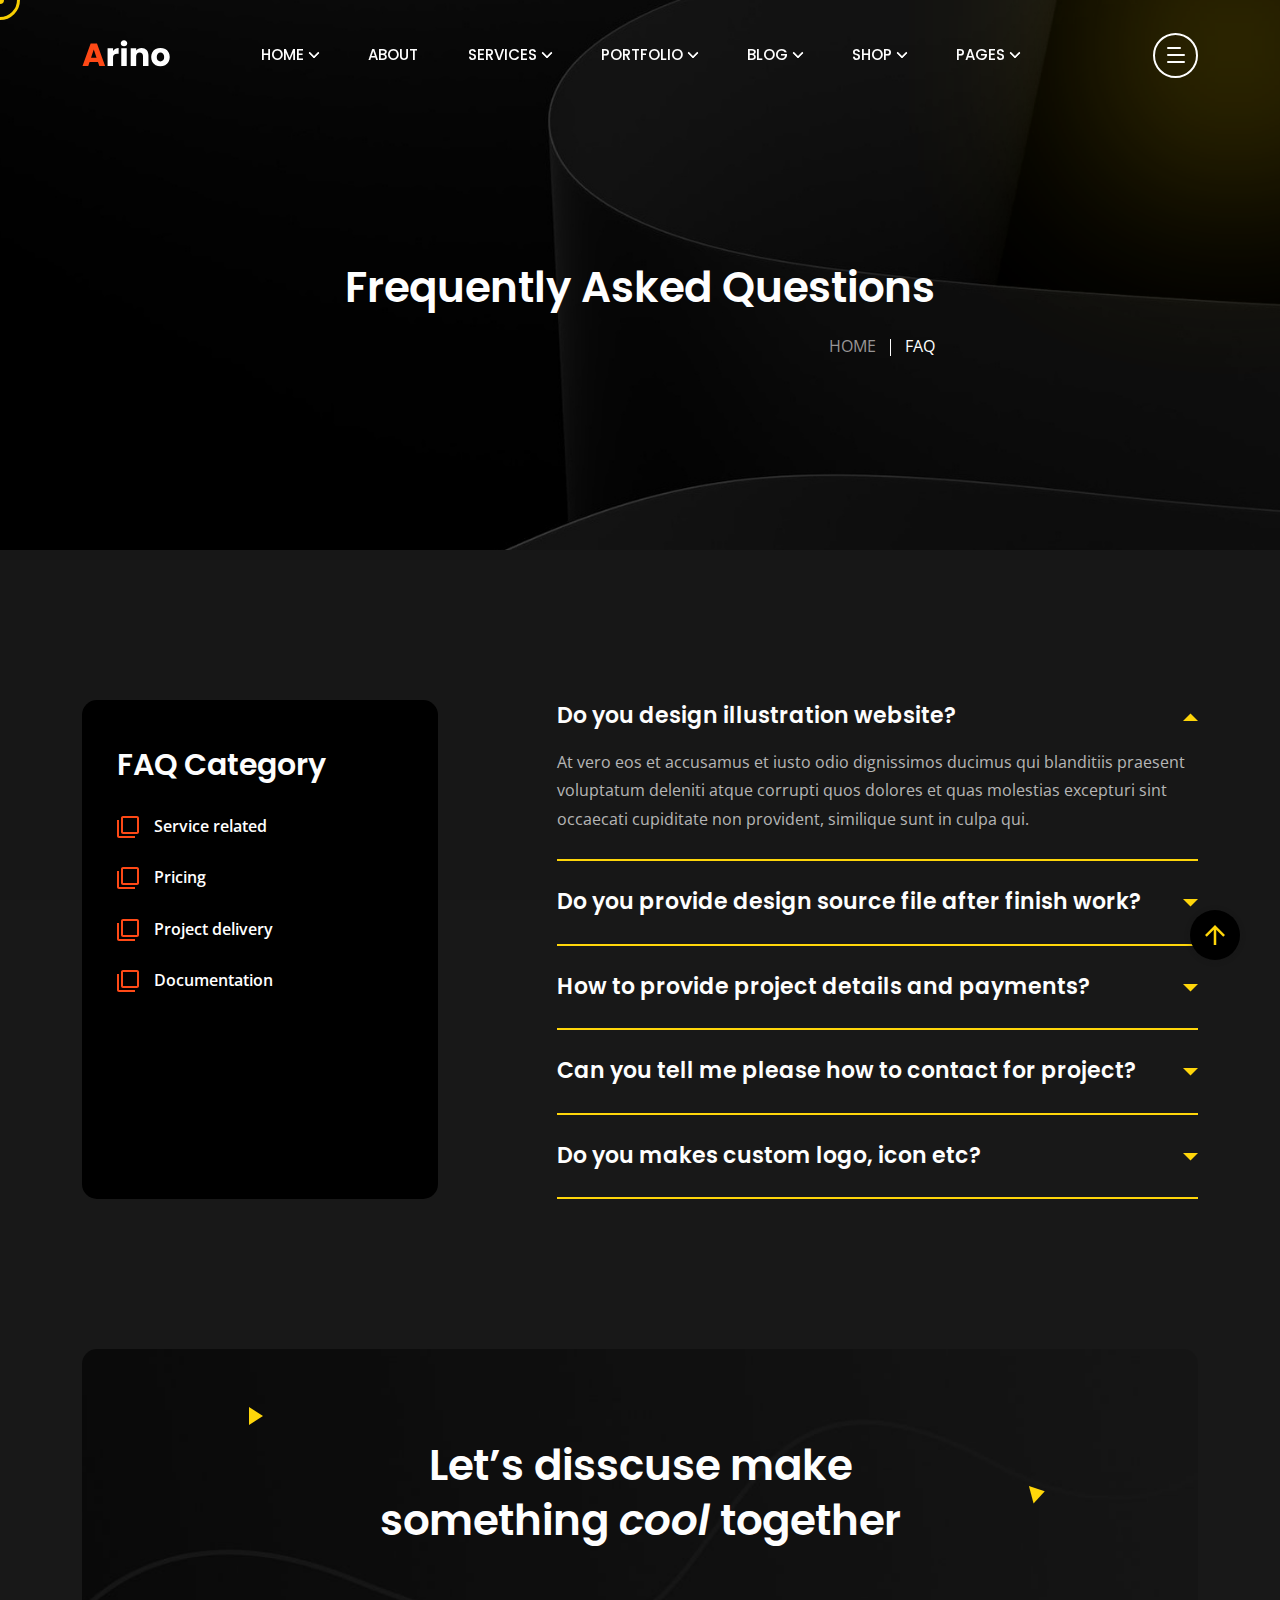
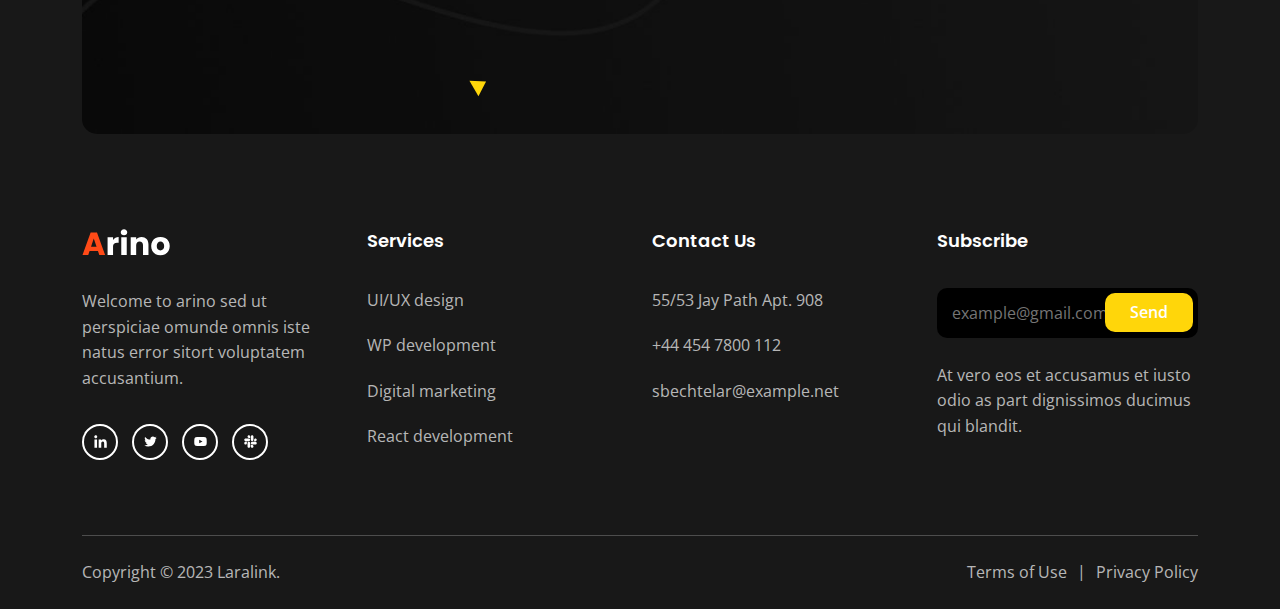
<file: faq.html>
<!DOCTYPE html>
<html class="no-js" lang="en">

<head>
  <!-- Meta Tags -->
  <meta charset="utf-8">
  <meta http-equiv="x-ua-compatible" content="ie=edge">
  <meta name="viewport" content="width=device-width, initial-scale=1">
  <meta name="author" content="Laralink">
  <!-- Favicon Icon -->
  <link rel="icon" href="assets/img/favicon.png">
  <!-- Site Title -->
  <title>Arino - Creative Agency Template</title>
  <link rel="stylesheet" href="assets/css/plugins/bootstrap.min.css">
  <link rel="stylesheet" href="assets/css/plugins/fontawesome.min.css">
  <link rel="stylesheet" href="assets/css/plugins/slick.css">
  <link rel="stylesheet" href="assets/css/plugins/lightgallery.min.css">
  <link rel="stylesheet" href="assets/css/plugins/animate.css">
  <link rel="stylesheet" href="assets/css/style.css">
</head>

<body>
  <div class="cs-preloader cs-center">
    <div class="cs-preloader_in"></div>
  </div>
  <!-- Start Header Section -->
  <header class="cs-site_header cs-style1 text-uppercase cs-sticky_header">
    <div class="cs-main_header">
      <div class="container">
        <div class="cs-main_header_in">
          <div class="cs-main_header_left">
            <a class="cs-site_branding" href="index.html">
              <img src="assets/img/logo.svg" alt="Logo">
            </a>
          </div>
          <div class="cs-main_header_center">
            <div class="cs-nav cs-primary_font cs-medium">
              <ul class="cs-nav_list">
                <li class="menu-item-has-children cs-mega_menu">
                  <a href="index.html">Home</a>
                  <ul class="cs-mega_wrapper">
                    <li>
                      <ul>
                        <li>
                          <a href="index.html" class="cs-nav_list_img">
                            <img src="assets/img/demo/main-home.jpeg" alt="Thumb">
                          </a>
                          <a href="index.html">Main Home</a>
                        </li>
                        <li>
                          <a href="architecture-agency.html" class="cs-nav_list_img">
                            <img src="assets/img/demo/architecture-agency.jpeg" alt="Thumb">
                          </a>
                          <a href="architecture-agency.html">Architecture Agency</a>
                          <span class="cs-header_badge">New</span>
                        </li>
                      </ul>
                    </li>
                    <li>
                      <ul>
                        <li>
                          <a href="photography-agency.html" class="cs-nav_list_img">
                            <img src="assets/img/demo/photography-agency.jpeg" alt="Thumb">
                          </a>
                          <a href="photography-agency.html">Photography Agency</a>
                        </li>
                        <li>
                          <a href="creative-solution.html" class="cs-nav_list_img">
                            <img src="assets/img/demo/creative-solution.jpeg" alt="Thumb">
                          </a>
                          <a href="creative-solution.html">Creative Solution</a>
                          <span class="cs-header_badge">New</span>
                        </li>
                      </ul>
                    </li>
                    <li>
                      <ul>
                        <li>
                          <a href="creative-portfolio.html" class="cs-nav_list_img">
                            <img src="assets/img/demo/portfolio.jpeg" alt="Thumb">
                          </a>
                          <a href="creative-portfolio.html">Creative Portfolio</a>
                        </li>
                        <li>
                          <a href="personal-portfolio.html" class="cs-nav_list_img">
                            <img src="assets/img/demo/personal-portfolio.jpeg" alt="Thumb">
                            <span class="cs-header_badge">New</span>
                          </a>
                          <a href="personal-portfolio.html">Personal Portfolio</a>
                        </li>
                      </ul>
                    </li>
                    <li>
                      <ul>
                        <li>
                          <a href="digital-agency.html" class="cs-nav_list_img">
                            <img src="assets/img/demo/digital-agency.jpeg" alt="Thumb">
                          </a>
                          <a href="digital-agency.html">Digital Agency</a>
                        </li>
                        <li>
                          <a href="https://arino-html-rtl.vercel.app" target="_blank" class="cs-nav_list_img">
                            <img src="assets/img/demo/rtl.jpeg" alt="Thumb">
                          </a>
                          <a href="https://arino-html-rtl.vercel.app" target="_blank">RTL Demo</a>
                        </li>
                      </ul>
                    </li>
                    <li>
                      <ul>
                        <li>
                          <a href="marketing-agency.html" class="cs-nav_list_img">
                            <img src="assets/img/demo/marketing.jpeg" alt="Thumb">
                          </a>
                          <a href="marketing-agency.html">Marketing Agency</a>
                        </li>
                        <li>
                          <a href="showcase-portfolio.html" class="cs-nav_list_img">
                            <img src="assets/img/demo/portfolio-showcase.jpeg" alt="Thumb">
                          </a>
                          <a href="showcase-portfolio.html">Portfolio Showcase</a>
                        </li>
                        <li>
                          <a href="case-study-showcase.html" class="cs-nav_list_img">
                            <img src="assets/img/demo/case-study-showcase.jpeg" alt="Thumb">
                          </a>
                          <a href="case-study-showcase.html">Case Study Showcase</a>
                        </li>
                      </ul>
                    </li>
                    <li>
                      <ul>
                        <li>
                          <a href="freelancer-agency.html" class="cs-nav_list_img">
                            <img src="assets/img/demo/freelancer-agency.jpeg" alt="Thumb">
                          </a>
                          <a href="freelancer-agency.html">Freelancing Agency</a>
                        </li>
                        <li>
                          <a href="video-showcase.html" class="cs-nav_list_img">
                            <img src="assets/img/demo/video-showcase.jpeg" alt="Thumb">
                            <span class="cs-header_badge">New</span>
                          </a>
                          <a href="video-showcase.html">Video Showcase</a>
                        </li>
                      </ul>
                    </li>
                  </ul>
                </li>
                <li><a href="about.html">About</a></li>
                <li class="menu-item-has-children"><a href="service.html">Services</a>
                  <ul>
                    <li><a href="service.html">Services</a></li>
                    <li><a href="service-details.html">Service Details</a></li>
                  </ul>
                </li>
                <li class="menu-item-has-children"><a href="portfolio.html">Portfolio</a>
                  <ul>
                    <li><a href="portfolio.html">Portfolio</a></li>
                    <li><a href="portfolio-details.html">Portfolio Details</a></li>
                  </ul>
                </li>
                <li class="menu-item-has-children"><a href="blog.html">Blog</a>
                  <ul>
                    <li><a href="blog.html">Blog</a></li>
                    <li><a href="blog-details.html">Blog Details</a></li>
                  </ul>
                </li>
                <li class="menu-item-has-children">
                  <a href="shop.html">Shop</a>
                  <ul>
                    <li>
                      <a href="shop.html">Our Shop</a>
                    </li>
                    <li>
                      <a href="shop-product-details.html">Shop Details</a>
                    </li>
                    <li>
                      <a href="shop-cart.html">Cart</a>
                    </li>
                    <li>
                      <a href="shop-checkout.html">Checkout</a>
                    </li>
                    <li>
                      <a href="shop-order-recived.html">Success Order</a>
                    </li>
                    <li>
                      <a href="shop-wishlist.html">Wishlist</a>
                    </li>
                  </ul>
                </li>
                <li class="menu-item-has-children"><a href="#">Pages</a>
                  <ul>
                    <li><a href="contact.html">Contact</a></li>
                    <li><a href="team.html">Team</a></li>
                    <li><a href="team-details.html">Team Details</a></li>
                    <li><a href="case-study.html">Case Study Details</a></li>
                    <li><a href="faq.html">FAQ</a></li>
                  </ul>
                </li>
              </ul>
            </div>
          </div>
          <div class="cs-main_header_right">
            <div class="cs-toolbox">
              <span class="cs-icon_btn">
                <span class="cs-icon_btn_in">
                  <span></span>
                  <span></span>
                  <span></span>
                  <span></span>
                </span>
              </span>
            </div>
          </div>
        </div>
      </div>
    </div>
  </header>
  <div class="cs-side_header">
    <button class="cs-close"></button>
    <div class="cs-side_header_overlay"></div>
    <div class="cs-side_header_in">
      <div class="cs-side_header_shape"></div>
      <a class="cs-site_branding" href="index.html">
        <img src="assets/img/footer_logo.svg" alt="Logo">
      </a>
      <div class="cs-side_header_box">
        <h2 class="cs-side_header_heading">Do you have a project in your  <br> mind? Keep connect us.</h2>
      </div>
      <div class="cs-side_header_box">
        <h3 class="cs-side_header_title cs-primary_color">Contact Us</h3>
        <ul class="cs-contact_info cs-style1 cs-mp0">
          <li>
            <svg width="18" height="18" viewBox="0 0 18 18" fill="none" xmlns="http://www.w3.org/2000/svg">
              <path d="M17 12.5C15.75 12.5 14.55 12.3 13.43 11.93C13.08 11.82 12.69 11.9 12.41 12.17L10.21 14.37C7.38 12.93 5.06 10.62 3.62 7.79L5.82 5.58C6.1 5.31 6.18 4.92 6.07 4.57C5.7 3.45 5.5 2.25 5.5 1C5.5 0.45 5.05 0 4.5 0H1C0.45 0 0 0.45 0 1C0 10.39 7.61 18 17 18C17.55 18 18 17.55 18 17V13.5C18 12.95 17.55 12.5 17 12.5ZM9 0V10L12 7H18V0H9Z" fill="#FF4A17"/>
            </svg>
            <span>+44 454 7800 112</span>
          </li>
          <li>
            <svg width="20" height="18" viewBox="0 0 20 18" fill="none" xmlns="http://www.w3.org/2000/svg">
              <path d="M20 6.98V16C20 17.1 19.1 18 18 18H2C0.9 18 0 17.1 0 16V4C0 2.9 0.9 2 2 2H12.1C12.04 2.32 12 2.66 12 3C12 4.48 12.65 5.79 13.67 6.71L10 9L2 4V6L10 11L15.3 7.68C15.84 7.88 16.4 8 17 8C18.13 8 19.16 7.61 20 6.98ZM14 3C14 4.66 15.34 6 17 6C18.66 6 20 4.66 20 3C20 1.34 18.66 0 17 0C15.34 0 14 1.34 14 3Z" fill="#FF4A17"/>
            </svg>              
            <span>infotech@arino.com</span>
          </li>
          <li>
            <svg width="14" height="20" viewBox="0 0 14 20" fill="none" xmlns="http://www.w3.org/2000/svg">
              <path d="M7 0C3.13 0 0 3.13 0 7C0 12.25 7 20 7 20C7 20 14 12.25 14 7C14 3.13 10.87 0 7 0ZM7 9.5C5.62 9.5 4.5 8.38 4.5 7C4.5 5.62 5.62 4.5 7 4.5C8.38 4.5 9.5 5.62 9.5 7C9.5 8.38 8.38 9.5 7 9.5Z" fill="#FF4A17"/>
            </svg>              
            <span>50 Wall Street Suite, 44150 <br>Ohio, United States</span>
          </li>
        </ul>
      </div>
      <div class="cs-side_header_box">
        <h3 class="cs-side_header_title cs-primary_color">Subscribe</h3>
        <div class="cs-newsletter cs-style1">
          <form action="#" class="cs-newsletter_form">
            <input type="email" class="cs-newsletter_input" placeholder="example@gmail.com">
            <button class="cs-newsletter_btn"><span>Send</span></button>
          </form>
          <div class="cs-newsletter_text">At vero eos et accusamus et iusto odio as part dignissimos ducimus qui blandit.</div>
        </div>
      </div>
      <div class="cs-side_header_box">
        <div class="cs-social_btns cs-style1">
          <a href="#" class="cs-center">
            <svg width="15" height="15" viewBox="0 0 15 15" fill="none" xmlns="http://www.w3.org/2000/svg">
              <path d="M4.04799 13.7497H1.45647V5.4043H4.04799V13.7497ZM2.75084 4.2659C1.92215 4.2659 1.25 3.57952 1.25 2.75084C1.25 2.35279 1.40812 1.97105 1.68958 1.68958C1.97105 1.40812 2.35279 1.25 2.75084 1.25C3.14888 1.25 3.53063 1.40812 3.81209 1.68958C4.09355 1.97105 4.25167 2.35279 4.25167 2.75084C4.25167 3.57952 3.57924 4.2659 2.75084 4.2659ZM13.7472 13.7497H11.1613V9.68722C11.1613 8.71903 11.1417 7.4774 9.81389 7.4774C8.46652 7.4774 8.26004 8.5293 8.26004 9.61747V13.7497H5.67132V5.4043H8.15681V6.54269H8.19308C8.53906 5.887 9.38421 5.19503 10.6451 5.19503C13.2679 5.19503 13.75 6.92215 13.75 9.16546V13.7497H13.7472Z" fill="white"></path>
            </svg> 
          </a>
          <a href="#" class="cs-center">
            <svg width="13" height="11" viewBox="0 0 13 11" fill="none" xmlns="http://www.w3.org/2000/svg">
              <path d="M11.4651 2.95396C11.4731 3.065 11.4731 3.17606 11.4731 3.2871C11.4731 6.67383 8.89535 10.5761 4.18402 10.5761C2.73255 10.5761 1.38421 10.1557 0.25 9.42608C0.456226 9.44986 0.654494 9.4578 0.868655 9.4578C2.06629 9.4578 3.16879 9.0533 4.04918 8.36326C2.92291 8.33946 1.97906 7.60183 1.65386 6.5866C1.81251 6.61038 1.97112 6.62624 2.1377 6.62624C2.36771 6.62624 2.59774 6.59451 2.81188 6.53901C1.63802 6.30105 0.757595 5.26996 0.757595 4.02472V3.99301C1.09864 4.18336 1.49524 4.30233 1.91558 4.31818C1.22554 3.85814 0.773464 3.07294 0.773464 2.1846C0.773464 1.70872 0.900344 1.27249 1.12244 0.891774C2.38355 2.44635 4.27919 3.46156 6.40481 3.57262C6.36516 3.38226 6.34136 3.184 6.34136 2.9857C6.34136 1.57388 7.4835 0.423828 8.90323 0.423828C9.64086 0.423828 10.3071 0.733156 10.7751 1.23284C11.354 1.1218 11.9093 0.907643 12.401 0.614185C12.2106 1.20906 11.8061 1.70875 11.2748 2.02598C11.7903 1.97049 12.29 1.82769 12.75 1.62942C12.4011 2.13702 11.9648 2.5891 11.4651 2.95396V2.95396Z" fill="white"></path>
            </svg>                    
          </a>
          <a href="#" class="cs-center">
            <svg width="13" height="9" viewBox="0 0 13 9" fill="none" xmlns="http://www.w3.org/2000/svg">
              <path d="M12.4888 1.48066C12.345 0.939353 11.9215 0.513038 11.3837 0.368362C10.4089 0.105469 6.5 0.105469 6.5 0.105469C6.5 0.105469 2.59116 0.105469 1.61633 0.368362C1.07853 0.513061 0.65496 0.939353 0.5112 1.48066C0.25 2.4618 0.25 4.50887 0.25 4.50887C0.25 4.50887 0.25 6.55595 0.5112 7.53709C0.65496 8.0784 1.07853 8.48695 1.61633 8.63163C2.59116 8.89452 6.5 8.89452 6.5 8.89452C6.5 8.89452 10.4088 8.89452 11.3837 8.63163C11.9215 8.48695 12.345 8.0784 12.4888 7.53709C12.75 6.55595 12.75 4.50887 12.75 4.50887C12.75 4.50887 12.75 2.4618 12.4888 1.48066V1.48066ZM5.22158 6.36746V2.65029L8.48861 4.50892L5.22158 6.36746V6.36746Z" fill="white"></path>
            </svg>                    
          </a>
          <a href="#" class="cs-center">
            <svg width="13" height="13" viewBox="0 0 13 13" fill="none" xmlns="http://www.w3.org/2000/svg">
              <path d="M2.87612 8.149C2.87612 8.87165 2.28571 9.46205 1.56306 9.46205C0.840402 9.46205 0.25 8.87165 0.25 8.149C0.25 7.42634 0.840402 6.83594 1.56306 6.83594H2.87612V8.149ZM3.53795 8.149C3.53795 7.42634 4.12835 6.83594 4.851 6.83594C5.57366 6.83594 6.16406 7.42634 6.16406 8.149V11.4369C6.16406 12.1596 5.57366 12.75 4.851 12.75C4.12835 12.75 3.53795 12.1596 3.53795 11.4369V8.149ZM4.851 2.87612C4.12835 2.87612 3.53795 2.28571 3.53795 1.56306C3.53795 0.840402 4.12835 0.25 4.851 0.25C5.57366 0.25 6.16406 0.840402 6.16406 1.56306V2.87612H4.851V2.87612ZM4.851 3.53795C5.57366 3.53795 6.16406 4.12835 6.16406 4.851C6.16406 5.57366 5.57366 6.16406 4.851 6.16406H1.56306C0.840402 6.16406 0.25 5.57366 0.25 4.851C0.25 4.12835 0.840402 3.53795 1.56306 3.53795H4.851V3.53795ZM10.1239 4.851C10.1239 4.12835 10.7143 3.53795 11.4369 3.53795C12.1596 3.53795 12.75 4.12835 12.75 4.851C12.75 5.57366 12.1596 6.16406 11.4369 6.16406H10.1239V4.851V4.851ZM9.46205 4.851C9.46205 5.57366 8.87165 6.16406 8.149 6.16406C7.42634 6.16406 6.83594 5.57366 6.83594 4.851V1.56306C6.83594 0.840402 7.42634 0.25 8.149 0.25C8.87165 0.25 9.46205 0.840402 9.46205 1.56306V4.851V4.851ZM8.149 10.1239C8.87165 10.1239 9.46205 10.7143 9.46205 11.4369C9.46205 12.1596 8.87165 12.75 8.149 12.75C7.42634 12.75 6.83594 12.1596 6.83594 11.4369V10.1239H8.149ZM8.149 9.46205C7.42634 9.46205 6.83594 8.87165 6.83594 8.149C6.83594 7.42634 7.42634 6.83594 8.149 6.83594H11.4369C12.1596 6.83594 12.75 7.42634 12.75 8.149C12.75 8.87165 12.1596 9.46205 11.4369 9.46205H8.149Z" fill="white"></path>
            </svg>                    
          </a>
        </div>
      </div>
    </div>
  </div>
  <!-- End Header Section -->
  
  <!-- Start Hero -->
  <div class="cs-page_heading cs-style1 cs-center text-center cs-bg" data-src="assets/img/contact_hero_bg.jpeg">
    <div class="container">
      <div class="cs-page_heading_in">
        <h1 class="cs-page_title cs-font_50 cs-white_color">Frequently Asked Questions</h1>
        <ol class="breadcrumb text-uppercase">
          <li class="breadcrumb-item"><a href="index.html">Home</a></li>
          <li class="breadcrumb-item active">Faq</li>
        </ol>
      </div>
    </div>
  </div>
  <!-- End Hero -->
  <div class="cs-height_150 cs-height_lg_80"></div>
  <div class="container">
    <div class="row">
      <div class="col-lg-4">
        <div class="cs-faq_nav cs-radius_15">
          <h2 class="cs-faq_nav_title cs-m0">FAQ Category</h2>
          <div class="cs-height_30 cs-height_lg_30"></div>
          <ul class="cs-list cs-style1 cs-mp0">
            <li>
              <a href="faq.html" class="cs-text_btn cs-type2">
                <svg width="22" height="22" viewBox="0 0 22 22" fill="none" xmlns="http://www.w3.org/2000/svg">
                  <path d="M2 4H0V20C0 21.1 0.9 22 2 22H18V20H2V4ZM20 0H6C4.9 0 4 0.9 4 2V16C4 17.1 4.9 18 6 18H20C21.1 18 22 17.1 22 16V2C22 0.9 21.1 0 20 0ZM20 16H6V2H20V16Z" fill="#FF4A17"/>
                </svg>
                <span>Service related</span>              
              </a>
            </li>
            <li>
              <a href="faq.html" class="cs-text_btn cs-type2">
                <svg width="22" height="22" viewBox="0 0 22 22" fill="none" xmlns="http://www.w3.org/2000/svg">
                  <path d="M2 4H0V20C0 21.1 0.9 22 2 22H18V20H2V4ZM20 0H6C4.9 0 4 0.9 4 2V16C4 17.1 4.9 18 6 18H20C21.1 18 22 17.1 22 16V2C22 0.9 21.1 0 20 0ZM20 16H6V2H20V16Z" fill="#FF4A17"/>
                </svg>
                <span>Pricing</span>              
              </a>
            </li>
            <li>
              <a href="faq.html" class="cs-text_btn cs-type2">
                <svg width="22" height="22" viewBox="0 0 22 22" fill="none" xmlns="http://www.w3.org/2000/svg">
                  <path d="M2 4H0V20C0 21.1 0.9 22 2 22H18V20H2V4ZM20 0H6C4.9 0 4 0.9 4 2V16C4 17.1 4.9 18 6 18H20C21.1 18 22 17.1 22 16V2C22 0.9 21.1 0 20 0ZM20 16H6V2H20V16Z" fill="#FF4A17"/>
                </svg>
                <span>Project delivery</span>              
              </a>
            </li>
            <li>
              <a href="faq.html" class="cs-text_btn cs-type2">
                <svg width="22" height="22" viewBox="0 0 22 22" fill="none" xmlns="http://www.w3.org/2000/svg">
                  <path d="M2 4H0V20C0 21.1 0.9 22 2 22H18V20H2V4ZM20 0H6C4.9 0 4 0.9 4 2V16C4 17.1 4.9 18 6 18H20C21.1 18 22 17.1 22 16V2C22 0.9 21.1 0 20 0ZM20 16H6V2H20V16Z" fill="#FF4A17"/>
                </svg>
                <span>Documentation</span>              
              </a>
            </li>
          </ul>
        </div>
      </div>
      <div class="col-lg-7 offset-lg-1">
        <div class="cs-height_0 cs-height_lg_40"></div>
        <div class="cs-accordians cs-style1">
          <div class="cs-accordian active">
            <div class="cs-accordian_head">
              <h2 class="cs-accordian_title">Do you design illustration website?</h2>
              <span class="cs-accordian_toggle cs-accent_color">
                <svg width="15" height="8" viewBox="0 0 15 8" fill="none" xmlns="http://www.w3.org/2000/svg">
                  <path d="M0 0L7.5 7.5L15 0H0Z" fill="currentColor"/>
                </svg>                    
              </span>
            </div>
            <div class="cs-accordian_body">
              <p>At vero eos et accusamus et iusto odio dignissimos ducimus qui blanditiis praesent voluptatum deleniti atque corrupti quos dolores et quas molestias excepturi sint occaecati cupiditate non provident, similique sunt in culpa qui.</p>
            </div>
          </div><!-- .cs-accordian -->
          <div class="cs-accordian">
            <div class="cs-accordian_head">
              <h2 class="cs-accordian_title">Do you provide design source file after finish work?</h2>
              <span class="cs-accordian_toggle cs-accent_color">
                <svg width="15" height="8" viewBox="0 0 15 8" fill="none" xmlns="http://www.w3.org/2000/svg">
                  <path d="M0 0L7.5 7.5L15 0H0Z" fill="currentColor"/>
                </svg>                    
              </span>
            </div>
            <div class="cs-accordian_body">
              <p>At vero eos et accusamus et iusto odio dignissimos ducimus qui blanditiis praesent voluptatum deleniti atque corrupti quos dolores et quas molestias excepturi sint occaecati cupiditate non provident, similique sunt in culpa qui.</p>
            </div>
          </div><!-- .cs-accordian -->
          <div class="cs-accordian">
            <div class="cs-accordian_head">
              <h2 class="cs-accordian_title">How to provide project details and payments?</h2>
              <span class="cs-accordian_toggle cs-accent_color">
                <svg width="15" height="8" viewBox="0 0 15 8" fill="none" xmlns="http://www.w3.org/2000/svg">
                  <path d="M0 0L7.5 7.5L15 0H0Z" fill="currentColor"/>
                </svg>                    
              </span>
            </div>
            <div class="cs-accordian_body">
              <p>At vero eos et accusamus et iusto odio dignissimos ducimus qui blanditiis praesent voluptatum deleniti atque corrupti quos dolores et quas molestias excepturi sint occaecati cupiditate non provident, similique sunt in culpa qui.</p>
            </div>
          </div><!-- .cs-accordian -->
          <div class="cs-accordian">
            <div class="cs-accordian_head">
              <h2 class="cs-accordian_title">Can you tell me please how to contact for project?</h2>
              <span class="cs-accordian_toggle cs-accent_color">
                <svg width="15" height="8" viewBox="0 0 15 8" fill="none" xmlns="http://www.w3.org/2000/svg">
                  <path d="M0 0L7.5 7.5L15 0H0Z" fill="currentColor"/>
                </svg>                    
              </span>
            </div>
            <div class="cs-accordian_body">
              <p>At vero eos et accusamus et iusto odio dignissimos ducimus qui blanditiis praesent voluptatum deleniti atque corrupti quos dolores et quas molestias excepturi sint occaecati cupiditate non provident, similique sunt in culpa qui.</p>
            </div>
          </div><!-- .cs-accordian -->
          <div class="cs-accordian">
            <div class="cs-accordian_head">
              <h2 class="cs-accordian_title">Do you makes custom logo, icon etc?</h2>
              <span class="cs-accordian_toggle cs-accent_color">
                <svg width="15" height="8" viewBox="0 0 15 8" fill="none" xmlns="http://www.w3.org/2000/svg">
                  <path d="M0 0L7.5 7.5L15 0H0Z" fill="currentColor"/>
                </svg>                    
              </span>
            </div>
            <div class="cs-accordian_body">
              <p>At vero eos et accusamus et iusto odio dignissimos ducimus qui blanditiis praesent voluptatum deleniti atque corrupti quos dolores et quas molestias excepturi sint occaecati cupiditate non provident, similique sunt in culpa qui.</p>
            </div>
          </div><!-- .cs-accordian -->
        </div><!-- .cs-accordians -->
      </div>
    </div>
  </div>
  <div class="cs-height_150 cs-height_lg_80"></div>
   <!-- Start CTA -->
   <section>
    <div class="container">
      <div class="cs-cta cs-style1 cs-bg text-center cs-shape_wrap_1 cs-position_1" data-src="assets/img/cta_bg.jpeg" >
        <div class="cs-shape_1"></div>
        <div class="cs-shape_1"></div>
        <div class="cs-shape_1"></div>
        <div class="cs-cta_in">
          <h2 class="cs-cta_title cs-semi_bold cs-m0">Let’s disscuse make <br>something <i>cool</i> together</h2>
          <div class="cs-height_70 cs-height_lg_30"></div>
          <a href="contact.html" class="cs-text_btn wow fadeInUp" data-wow-duration="0.8s" data-wow-delay="0.2s">
            <span>Apply For Meeting</span>
            <svg width="26" height="12" viewBox="0 0 26 12" fill="none" xmlns="http://www.w3.org/2000/svg">
              <path d="M25.5307 6.53033C25.8236 6.23744 25.8236 5.76256 25.5307 5.46967L20.7577 0.696699C20.4648 0.403806 19.99 0.403806 19.6971 0.696699C19.4042 0.989593 19.4042 1.46447 19.6971 1.75736L23.9397 6L19.6971 10.2426C19.4042 10.5355 19.4042 11.0104 19.6971 11.3033C19.99 11.5962 20.4648 11.5962 20.7577 11.3033L25.5307 6.53033ZM0.000366211 6.75H25.0004V5.25H0.000366211V6.75Z" fill="currentColor"/>
            </svg>            
          </a>
        </div>
      </div>
    </div>
  </section>
  <!-- End CTA -->
  <!-- Start Footer -->
  <footer class="cs-fooer">
    <div class="cs-fooer_main">
      <div class="container">
        <div class="row">
          <div class="col-lg-3 col-sm-6">
            <div class="cs-footer_item">
              <div class="cs-text_widget">
                <img src="assets/img/footer_logo.svg" alt="Thumb">
                <p>Welcome to arino sed ut perspiciae omunde omnis iste natus error sitort voluptatem accusantium.</p>
              </div>
              <div class="cs-social_btns cs-style1">
                <a href="#" class="cs-center">
                  <svg width="15" height="15" viewBox="0 0 15 15" fill="none" xmlns="http://www.w3.org/2000/svg">
                    <path d="M4.04799 13.7497H1.45647V5.4043H4.04799V13.7497ZM2.75084 4.2659C1.92215 4.2659 1.25 3.57952 1.25 2.75084C1.25 2.35279 1.40812 1.97105 1.68958 1.68958C1.97105 1.40812 2.35279 1.25 2.75084 1.25C3.14888 1.25 3.53063 1.40812 3.81209 1.68958C4.09355 1.97105 4.25167 2.35279 4.25167 2.75084C4.25167 3.57952 3.57924 4.2659 2.75084 4.2659ZM13.7472 13.7497H11.1613V9.68722C11.1613 8.71903 11.1417 7.4774 9.81389 7.4774C8.46652 7.4774 8.26004 8.5293 8.26004 9.61747V13.7497H5.67132V5.4043H8.15681V6.54269H8.19308C8.53906 5.887 9.38421 5.19503 10.6451 5.19503C13.2679 5.19503 13.75 6.92215 13.75 9.16546V13.7497H13.7472Z" fill="white"/>
                  </svg> 
                </a>
                <a href="#" class="cs-center">
                  <svg width="13" height="11" viewBox="0 0 13 11" fill="none" xmlns="http://www.w3.org/2000/svg">
                    <path d="M11.4651 2.95396C11.4731 3.065 11.4731 3.17606 11.4731 3.2871C11.4731 6.67383 8.89535 10.5761 4.18402 10.5761C2.73255 10.5761 1.38421 10.1557 0.25 9.42608C0.456226 9.44986 0.654494 9.4578 0.868655 9.4578C2.06629 9.4578 3.16879 9.0533 4.04918 8.36326C2.92291 8.33946 1.97906 7.60183 1.65386 6.5866C1.81251 6.61038 1.97112 6.62624 2.1377 6.62624C2.36771 6.62624 2.59774 6.59451 2.81188 6.53901C1.63802 6.30105 0.757595 5.26996 0.757595 4.02472V3.99301C1.09864 4.18336 1.49524 4.30233 1.91558 4.31818C1.22554 3.85814 0.773464 3.07294 0.773464 2.1846C0.773464 1.70872 0.900344 1.27249 1.12244 0.891774C2.38355 2.44635 4.27919 3.46156 6.40481 3.57262C6.36516 3.38226 6.34136 3.184 6.34136 2.9857C6.34136 1.57388 7.4835 0.423828 8.90323 0.423828C9.64086 0.423828 10.3071 0.733156 10.7751 1.23284C11.354 1.1218 11.9093 0.907643 12.401 0.614185C12.2106 1.20906 11.8061 1.70875 11.2748 2.02598C11.7903 1.97049 12.29 1.82769 12.75 1.62942C12.4011 2.13702 11.9648 2.5891 11.4651 2.95396V2.95396Z" fill="white"/>
                  </svg>                    
                </a>
                <a href="#" class="cs-center">
                  <svg width="13" height="9" viewBox="0 0 13 9" fill="none" xmlns="http://www.w3.org/2000/svg">
                    <path d="M12.4888 1.48066C12.345 0.939353 11.9215 0.513038 11.3837 0.368362C10.4089 0.105469 6.5 0.105469 6.5 0.105469C6.5 0.105469 2.59116 0.105469 1.61633 0.368362C1.07853 0.513061 0.65496 0.939353 0.5112 1.48066C0.25 2.4618 0.25 4.50887 0.25 4.50887C0.25 4.50887 0.25 6.55595 0.5112 7.53709C0.65496 8.0784 1.07853 8.48695 1.61633 8.63163C2.59116 8.89452 6.5 8.89452 6.5 8.89452C6.5 8.89452 10.4088 8.89452 11.3837 8.63163C11.9215 8.48695 12.345 8.0784 12.4888 7.53709C12.75 6.55595 12.75 4.50887 12.75 4.50887C12.75 4.50887 12.75 2.4618 12.4888 1.48066V1.48066ZM5.22158 6.36746V2.65029L8.48861 4.50892L5.22158 6.36746V6.36746Z" fill="white"/>
                  </svg>                    
                </a>
                <a href="#" class="cs-center">
                  <svg width="13" height="13" viewBox="0 0 13 13" fill="none" xmlns="http://www.w3.org/2000/svg">
                    <path d="M2.87612 8.149C2.87612 8.87165 2.28571 9.46205 1.56306 9.46205C0.840402 9.46205 0.25 8.87165 0.25 8.149C0.25 7.42634 0.840402 6.83594 1.56306 6.83594H2.87612V8.149ZM3.53795 8.149C3.53795 7.42634 4.12835 6.83594 4.851 6.83594C5.57366 6.83594 6.16406 7.42634 6.16406 8.149V11.4369C6.16406 12.1596 5.57366 12.75 4.851 12.75C4.12835 12.75 3.53795 12.1596 3.53795 11.4369V8.149ZM4.851 2.87612C4.12835 2.87612 3.53795 2.28571 3.53795 1.56306C3.53795 0.840402 4.12835 0.25 4.851 0.25C5.57366 0.25 6.16406 0.840402 6.16406 1.56306V2.87612H4.851V2.87612ZM4.851 3.53795C5.57366 3.53795 6.16406 4.12835 6.16406 4.851C6.16406 5.57366 5.57366 6.16406 4.851 6.16406H1.56306C0.840402 6.16406 0.25 5.57366 0.25 4.851C0.25 4.12835 0.840402 3.53795 1.56306 3.53795H4.851V3.53795ZM10.1239 4.851C10.1239 4.12835 10.7143 3.53795 11.4369 3.53795C12.1596 3.53795 12.75 4.12835 12.75 4.851C12.75 5.57366 12.1596 6.16406 11.4369 6.16406H10.1239V4.851V4.851ZM9.46205 4.851C9.46205 5.57366 8.87165 6.16406 8.149 6.16406C7.42634 6.16406 6.83594 5.57366 6.83594 4.851V1.56306C6.83594 0.840402 7.42634 0.25 8.149 0.25C8.87165 0.25 9.46205 0.840402 9.46205 1.56306V4.851V4.851ZM8.149 10.1239C8.87165 10.1239 9.46205 10.7143 9.46205 11.4369C9.46205 12.1596 8.87165 12.75 8.149 12.75C7.42634 12.75 6.83594 12.1596 6.83594 11.4369V10.1239H8.149ZM8.149 9.46205C7.42634 9.46205 6.83594 8.87165 6.83594 8.149C6.83594 7.42634 7.42634 6.83594 8.149 6.83594H11.4369C12.1596 6.83594 12.75 7.42634 12.75 8.149C12.75 8.87165 12.1596 9.46205 11.4369 9.46205H8.149Z" fill="white"/>
                  </svg>                    
                </a>
              </div>
            </div>
          </div>
          <div class="col-lg-3 col-sm-6">
            <div class="cs-footer_item">
              <h2 class="cs-widget_title">Services</h2>
              <ul class="cs-menu_widget cs-mp0">
                <li><a href="service-details.html">UI/UX design</a></li>
                <li><a href="service-details.html">WP development</a></li>
                <li><a href="service-details.html">Digital marketing</a></li>
                <li><a href="service-details.html">React development</a></li>
              </ul>
            </div>
          </div>
          <div class="col-lg-3 col-sm-6">
            <div class="cs-footer_item">
              <h2 class="cs-widget_title">Contact Us</h2>
              <ul class="cs-menu_widget cs-mp0">
                <li>55/53 Jay Path Apt. 908</li>
                <li>+44 454 7800 112</li>
                <li>sbechtelar@example.net</li>
              </ul>
            </div>
          </div>
          <div class="col-lg-3 col-sm-6">
            <div class="cs-footer_item">
              <h2 class="cs-widget_title">Subscribe</h2>
              <div class="cs-newsletter cs-style1">
                <form action="#" class="cs-newsletter_form">
                  <input type="email" class="cs-newsletter_input" placeholder="example@gmail.com">
                  <button class="cs-newsletter_btn"><span>Send</span></button>
                </form>
                <div class="cs-newsletter_text">At vero eos et accusamus et iusto odio as part dignissimos ducimus qui blandit.</div>
              </div>
            </div>
          </div>
        </div>
      </div>
    </div>
    <div class="container">
      <div class="cs-bottom_footer">
        <div class="cs-bottom_footer_left">
          <div class="cs-copyright">Copyright © 2023 Laralink.</div>
        </div>
        <div class="cs-bottom_footer_right">
          <ul class="cs-footer_links cs-mp0">
            <li><a href="">Terms of Use</a></li>
            <li><a href="">Privacy Policy</a></li>
          </ul>
        </div>
      </div>
    </div>
  </footer>
  <!-- End Footer -->

  <span class="cs-scrollup">
    <svg width="20" height="20" viewBox="0 0 20 20" fill="none" xmlns="http://www.w3.org/2000/svg">
      <path d="M0 10L1.7625 11.7625L8.75 4.7875V20H11.25V4.7875L18.225 11.775L20 10L10 0L0 10Z" fill="currentColor"/>
    </svg>      
  </span>
  
  <!-- Start Video Popup -->
  <div class="cs-video_popup">
    <div class="cs-video_popup_overlay"></div>
    <div class="cs-video_popup_content">
      <div class="cs-video_popup_layer"></div>
      <div class="cs-video_popup_container">
        <div class="cs-video_popup_align">
          <div class="embed-responsive embed-responsive-16by9">
            <iframe class="embed-responsive-item" src="about:blank"></iframe>
          </div>
        </div>
        <div class="cs-video_popup_close"></div>
      </div>
    </div>
  </div>
  <!-- End Video Popup -->

  <!-- Script -->
  <script src="assets/js/plugins/jquery-3.6.0.min.js"></script>
  <script src="assets/js/plugins/isotope.pkg.min.js"></script>
  <script src="assets/js/plugins/jquery.slick.min.js"></script>
  <script src="assets/js/plugins/jquery.counter.min.js"></script>
  <script src="assets/js/plugins/lightgallery.min.js"></script>
  <script src="assets/js/plugins/wow.min.js"></script>
  <script src="assets/js/plugins/gsap.min.js"></script>
  <script src="assets/js/main.js"></script>
</body>
</html>
</file>
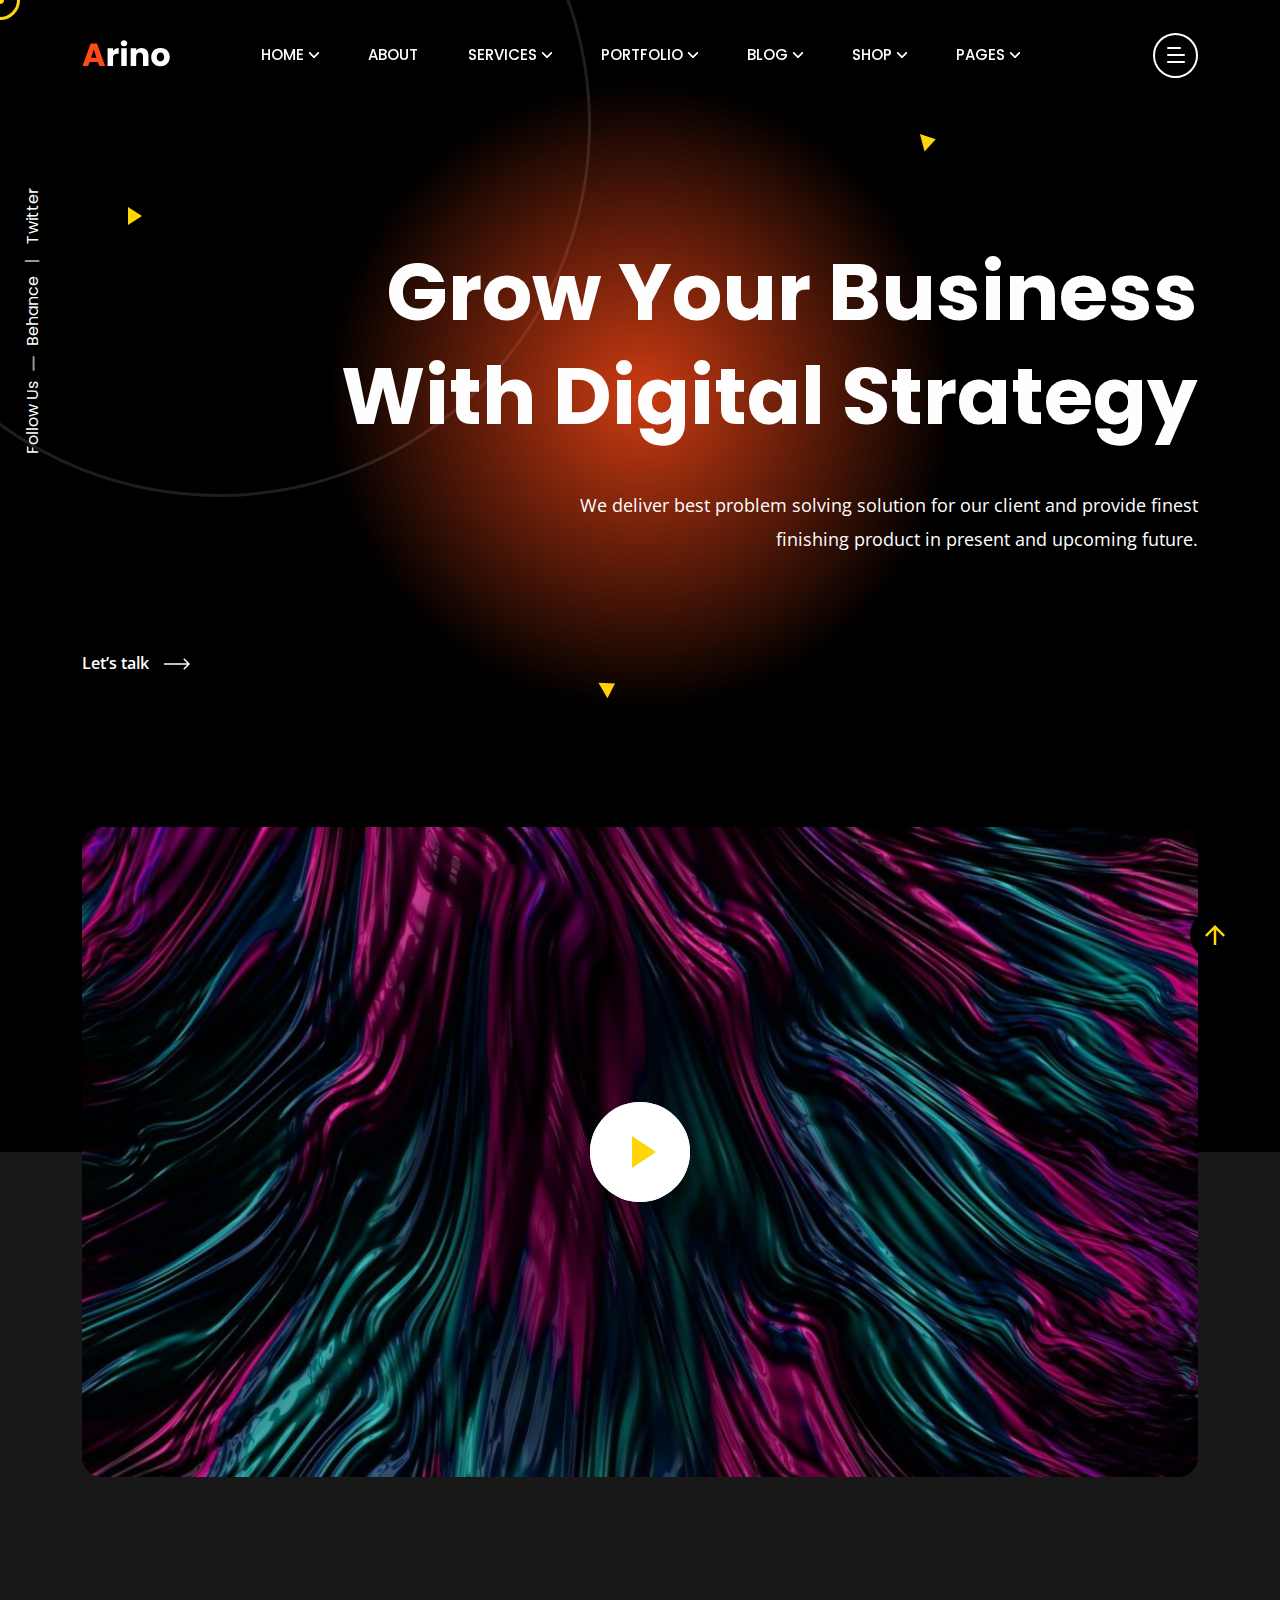
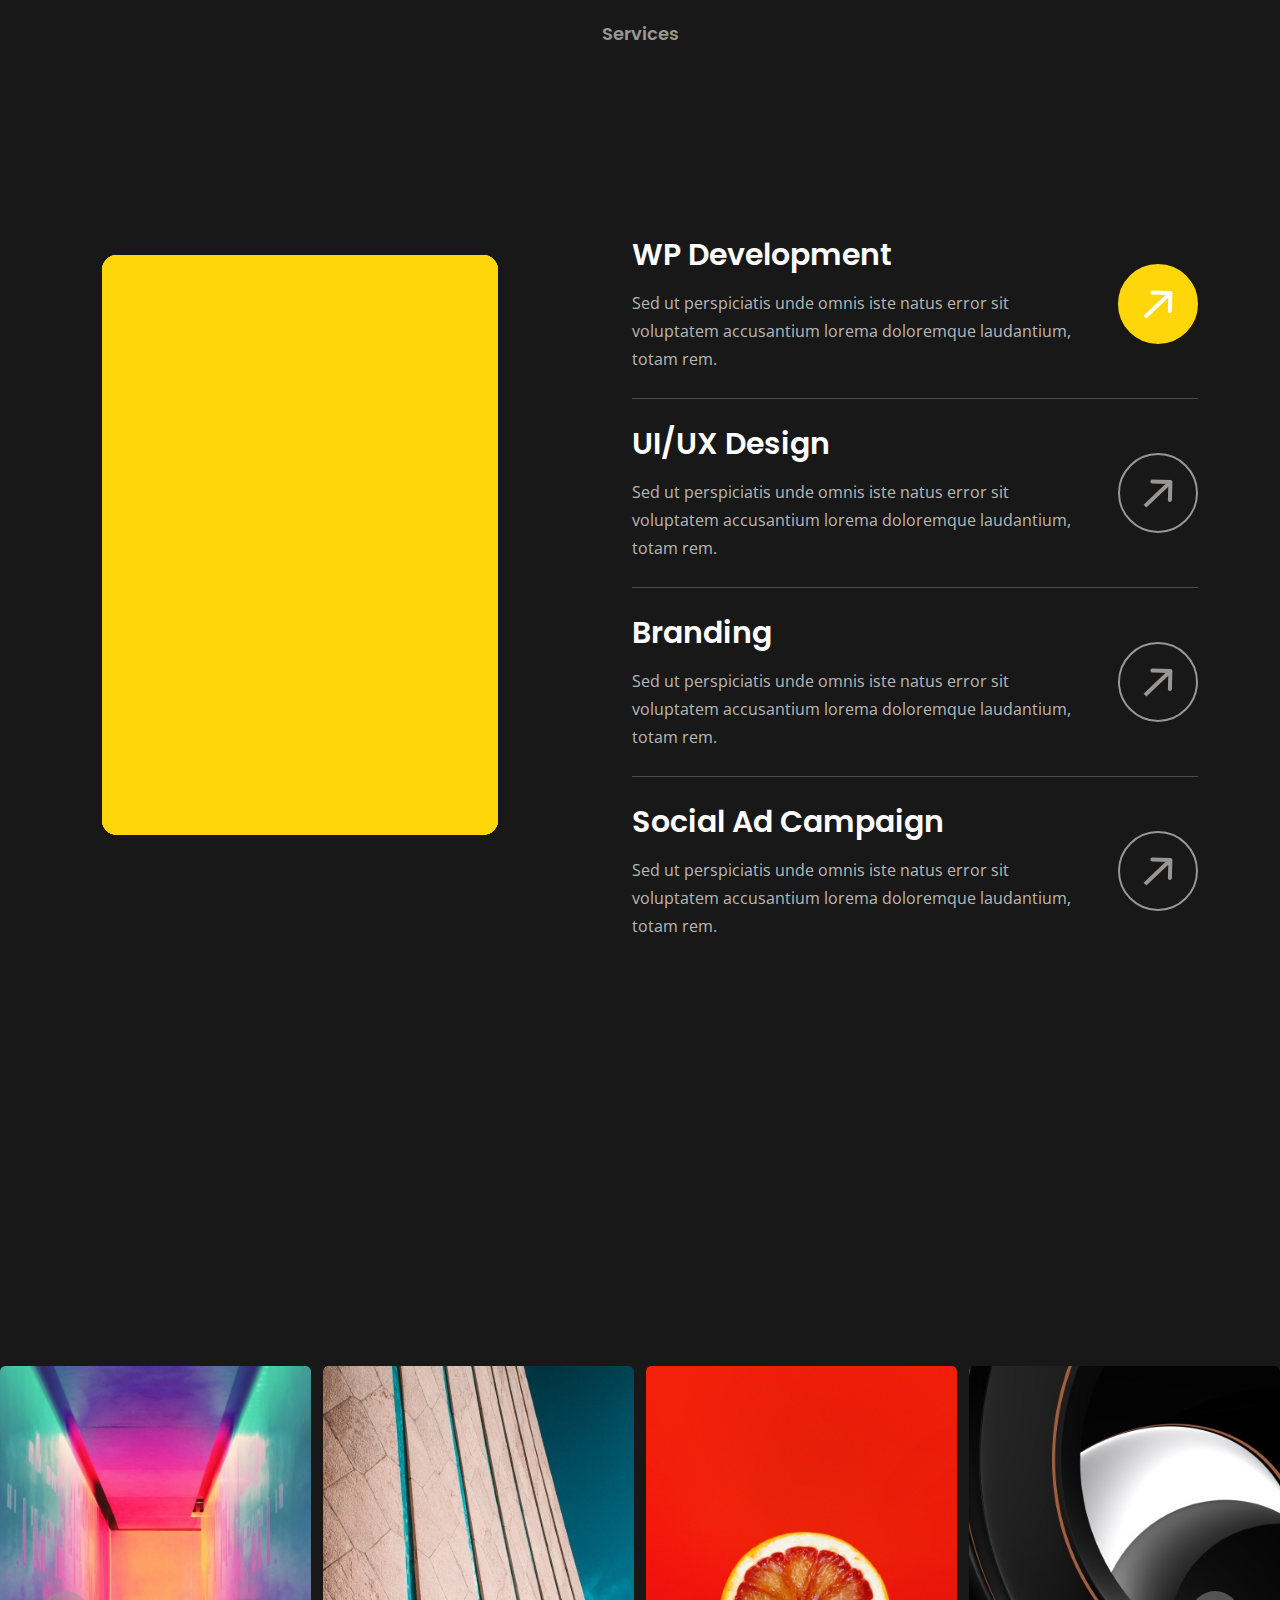
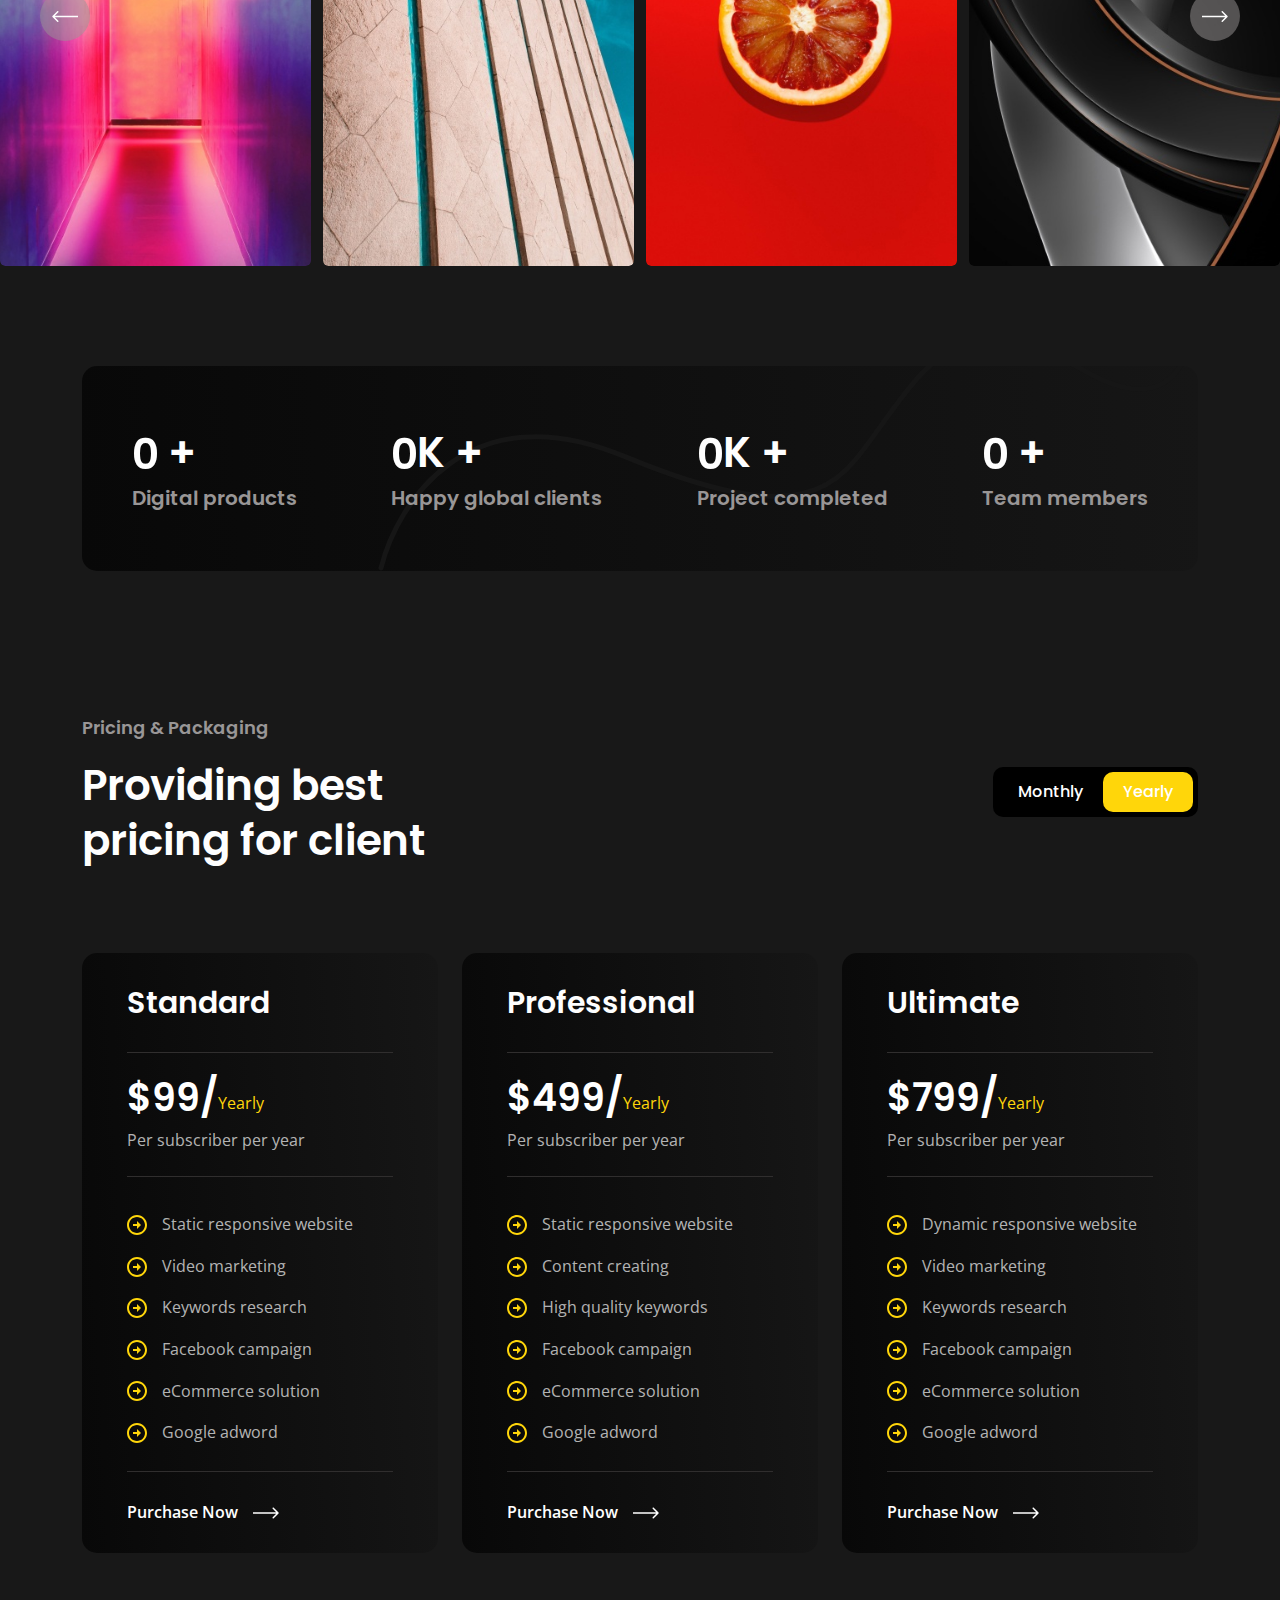
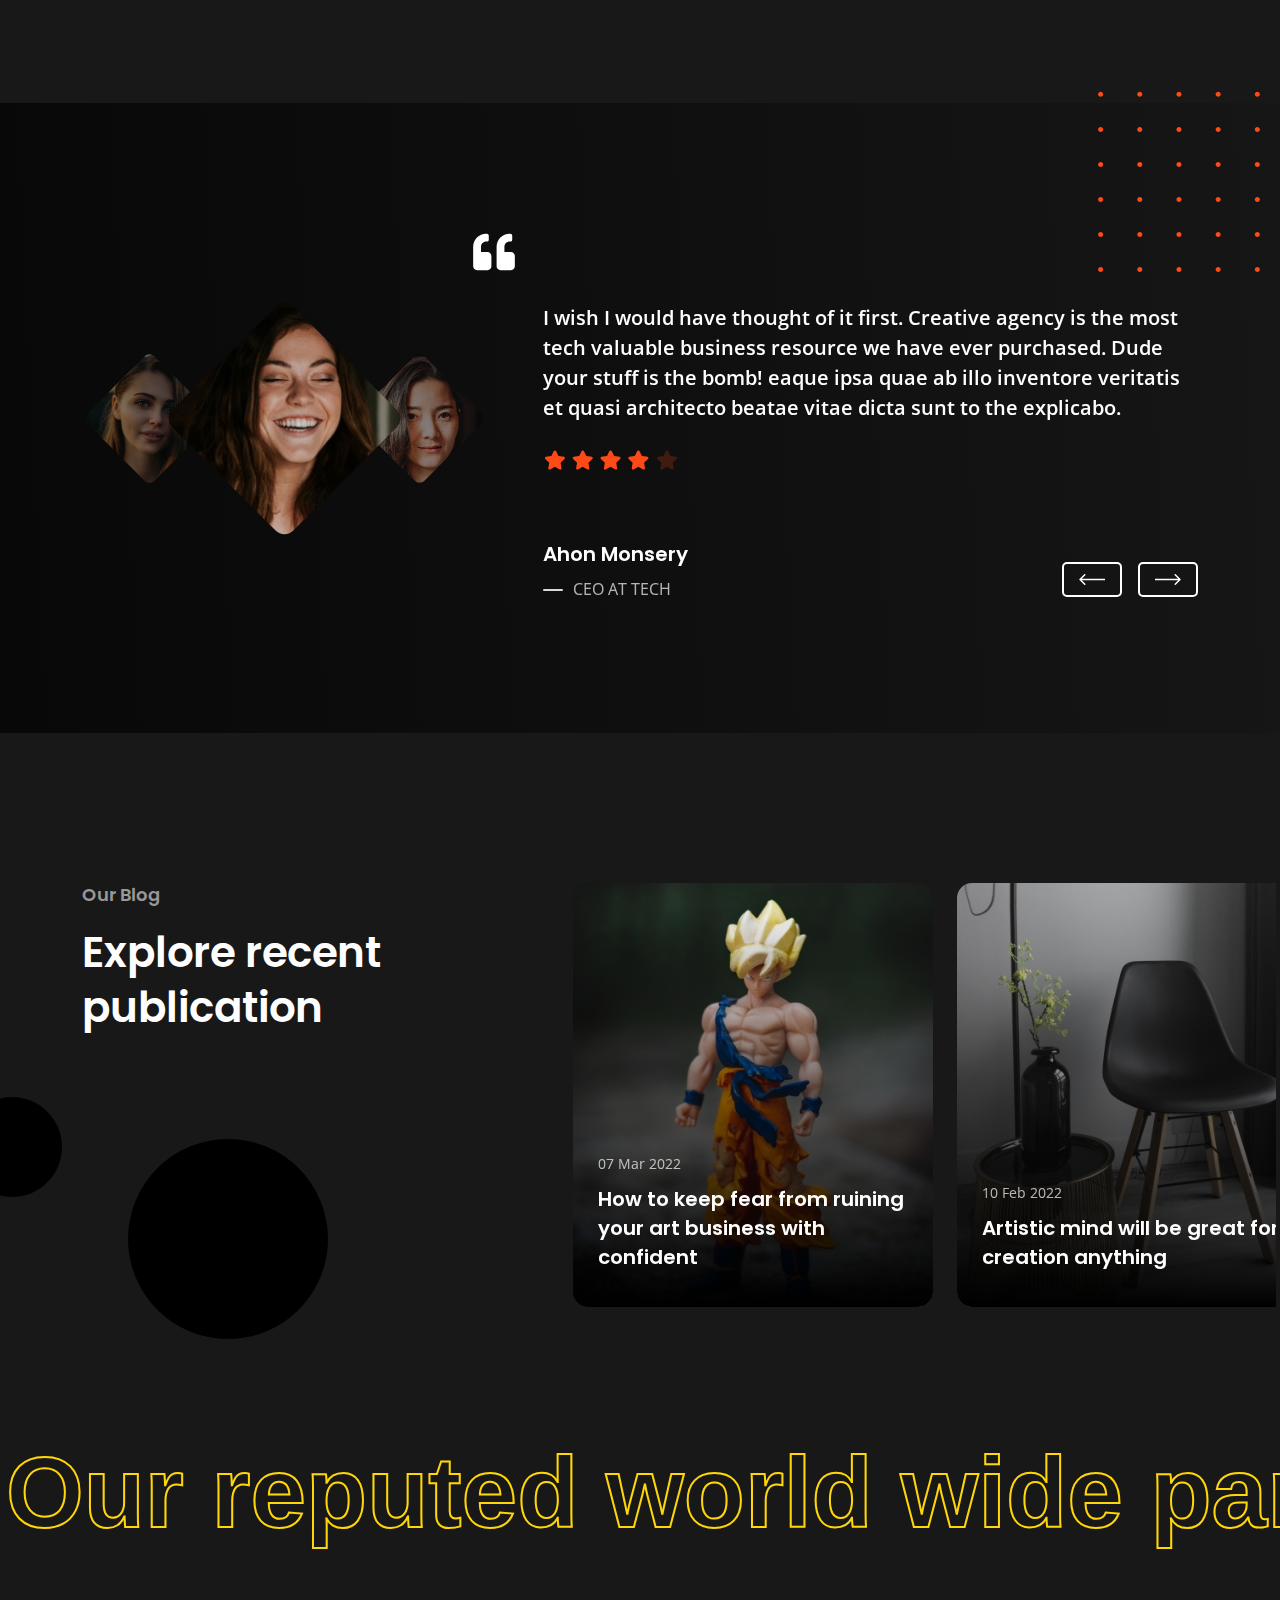
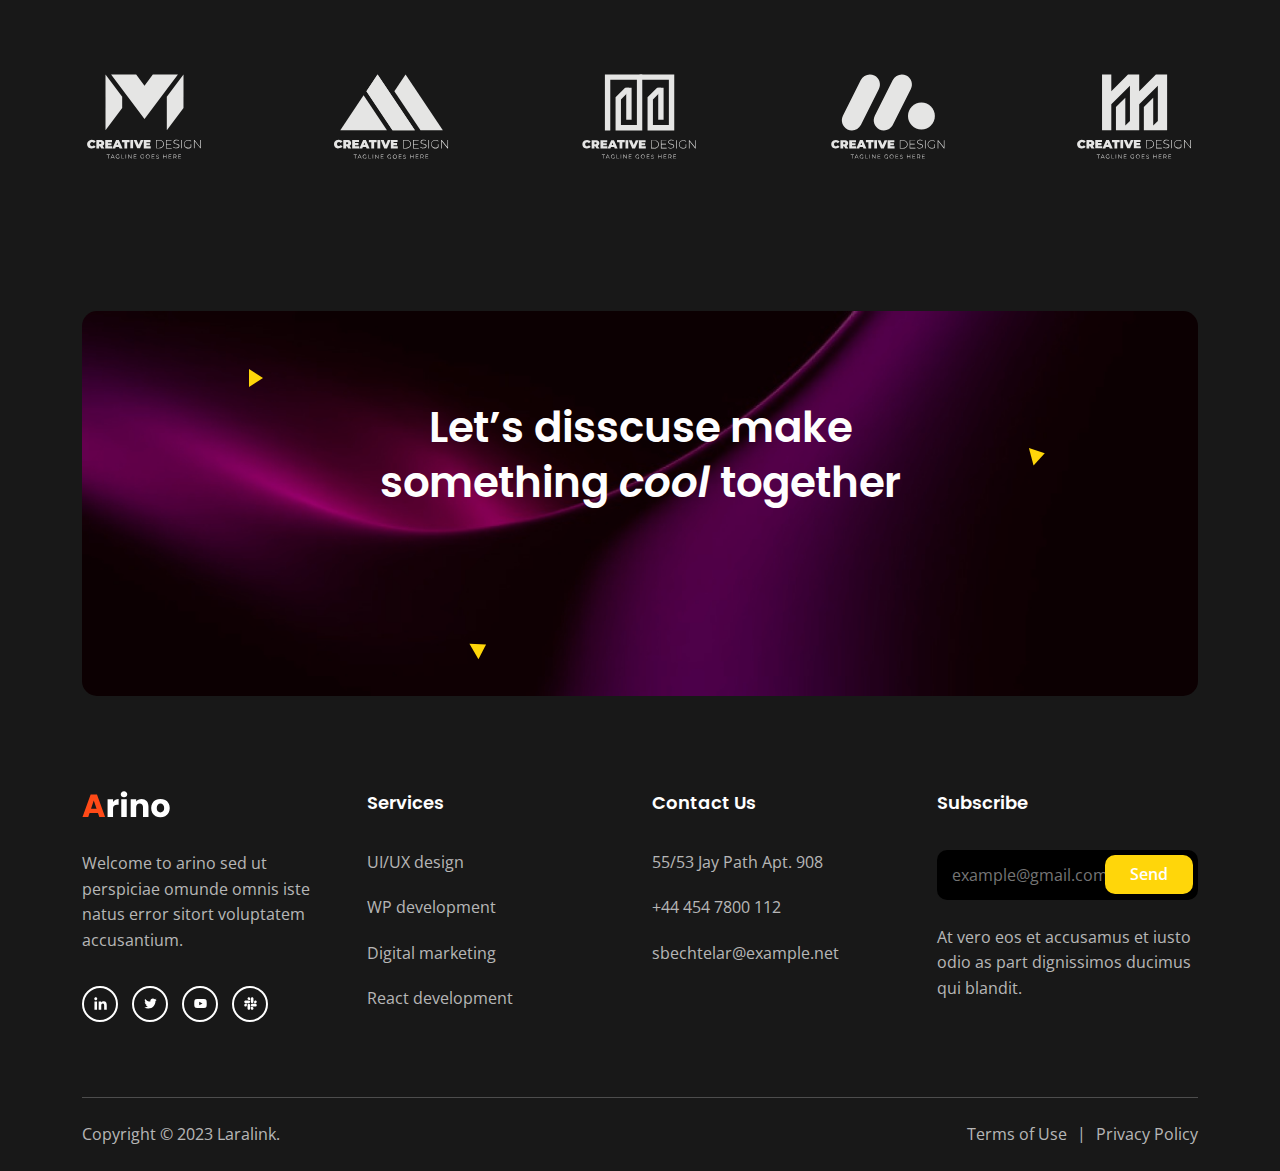
<file: marketing-agency.html>
<!DOCTYPE html>
<html class="no-js" lang="en">

<head>
  <!-- Meta Tags -->
  <meta charset="utf-8">
  <meta http-equiv="x-ua-compatible" content="ie=edge">
  <meta name="viewport" content="width=device-width, initial-scale=1">
  <meta name="author" content="Laralink">
  <!-- Favicon Icon -->
  <link rel="icon" href="assets/img/favicon.png">
  <!-- Site Title -->
  <title>Arino - Creative Agency Template</title>
  <link rel="stylesheet" href="assets/css/plugins/bootstrap.min.css">
  <link rel="stylesheet" href="assets/css/plugins/fontawesome.min.css">
  <link rel="stylesheet" href="assets/css/plugins/slick.css">
  <link rel="stylesheet" href="assets/css/plugins/lightgallery.min.css">
  <link rel="stylesheet" href="assets/css/plugins/animate.css">
  <link rel="stylesheet" href="assets/css/style.css">
</head>

<body>
  <div class="cs-preloader cs-center">
    <div class="cs-preloader_in"></div>
  </div>
  <!-- Start Header Section -->
  <header class="cs-site_header cs-style1 text-uppercase cs-sticky_header">
    <div class="cs-main_header">
      <div class="container">
        <div class="cs-main_header_in">
          <div class="cs-main_header_left">
            <a class="cs-site_branding" href="index.html">
              <img src="assets/img/logo.svg" alt="Logo">
            </a>
          </div>
          <div class="cs-main_header_center">
            <div class="cs-nav cs-primary_font cs-medium">
              <ul class="cs-nav_list">
                <li class="menu-item-has-children cs-mega_menu">
                  <a href="index.html">Home</a>
                  <ul class="cs-mega_wrapper">
                    <li>
                      <ul>
                        <li>
                          <a href="index.html" class="cs-nav_list_img">
                            <img src="assets/img/demo/main-home.jpeg" alt="Thumb">
                          </a>
                          <a href="index.html">Main Home</a>
                        </li>
                        <li>
                          <a href="architecture-agency.html" class="cs-nav_list_img">
                            <img src="assets/img/demo/architecture-agency.jpeg" alt="Thumb">
                          </a>
                          <a href="architecture-agency.html">Architecture Agency</a>
                          <span class="cs-header_badge">New</span>
                        </li>
                      </ul>
                    </li>
                    <li>
                      <ul>
                        <li>
                          <a href="photography-agency.html" class="cs-nav_list_img">
                            <img src="assets/img/demo/photography-agency.jpeg" alt="Thumb">
                          </a>
                          <a href="photography-agency.html">Photography Agency</a>
                        </li>
                        <li>
                          <a href="creative-solution.html" class="cs-nav_list_img">
                            <img src="assets/img/demo/creative-solution.jpeg" alt="Thumb">
                          </a>
                          <a href="creative-solution.html">Creative Solution</a>
                          <span class="cs-header_badge">New</span>
                        </li>
                      </ul>
                    </li>
                    <li>
                      <ul>
                        <li>
                          <a href="creative-portfolio.html" class="cs-nav_list_img">
                            <img src="assets/img/demo/portfolio.jpeg" alt="Thumb">
                          </a>
                          <a href="creative-portfolio.html">Creative Portfolio</a>
                        </li>
                        <li>
                          <a href="personal-portfolio.html" class="cs-nav_list_img">
                            <img src="assets/img/demo/personal-portfolio.jpeg" alt="Thumb">
                            <span class="cs-header_badge">New</span>
                          </a>
                          <a href="personal-portfolio.html">Personal Portfolio</a>
                        </li>
                      </ul>
                    </li>
                    <li>
                      <ul>
                        <li>
                          <a href="digital-agency.html" class="cs-nav_list_img">
                            <img src="assets/img/demo/digital-agency.jpeg" alt="Thumb">
                          </a>
                          <a href="digital-agency.html">Digital Agency</a>
                        </li>
                        <li>
                          <a href="https://arino-html-rtl.vercel.app" target="_blank" class="cs-nav_list_img">
                            <img src="assets/img/demo/rtl.jpeg" alt="Thumb">
                          </a>
                          <a href="https://arino-html-rtl.vercel.app" target="_blank">RTL Demo</a>
                        </li>
                      </ul>
                    </li>
                    <li>
                      <ul>
                        <li>
                          <a href="marketing-agency.html" class="cs-nav_list_img">
                            <img src="assets/img/demo/marketing.jpeg" alt="Thumb">
                          </a>
                          <a href="marketing-agency.html">Marketing Agency</a>
                        </li>
                        <li>
                          <a href="showcase-portfolio.html" class="cs-nav_list_img">
                            <img src="assets/img/demo/portfolio-showcase.jpeg" alt="Thumb">
                          </a>
                          <a href="showcase-portfolio.html">Portfolio Showcase</a>
                        </li>
                        <li>
                          <a href="case-study-showcase.html" class="cs-nav_list_img">
                            <img src="assets/img/demo/case-study-showcase.jpeg" alt="Thumb">
                          </a>
                          <a href="case-study-showcase.html">Case Study Showcase</a>
                        </li>
                      </ul>
                    </li>
                    <li>
                      <ul>
                        <li>
                          <a href="freelancer-agency.html" class="cs-nav_list_img">
                            <img src="assets/img/demo/freelancer-agency.jpeg" alt="Thumb">
                          </a>
                          <a href="freelancer-agency.html">Freelancing Agency</a>
                        </li>
                        <li>
                          <a href="video-showcase.html" class="cs-nav_list_img">
                            <img src="assets/img/demo/video-showcase.jpeg" alt="Thumb">
                            <span class="cs-header_badge">New</span>
                          </a>
                          <a href="video-showcase.html">Video Showcase</a>
                        </li>
                      </ul>
                    </li>
                  </ul>
                </li>
                <li><a href="about.html">About</a></li>
                <li class="menu-item-has-children"><a href="service.html">Services</a>
                  <ul>
                    <li><a href="service.html">Services</a></li>
                    <li><a href="service-details.html">Service Details</a></li>
                  </ul>
                </li>
                <li class="menu-item-has-children"><a href="portfolio.html">Portfolio</a>
                  <ul>
                    <li><a href="portfolio.html">Portfolio</a></li>
                    <li><a href="portfolio-details.html">Portfolio Details</a></li>
                  </ul>
                </li>
                <li class="menu-item-has-children"><a href="blog.html">Blog</a>
                  <ul>
                    <li><a href="blog.html">Blog</a></li>
                    <li><a href="blog-details.html">Blog Details</a></li>
                  </ul>
                </li>
                <li class="menu-item-has-children">
                  <a href="shop.html">Shop</a>
                  <ul>
                    <li>
                      <a href="shop.html">Our Shop</a>
                    </li>
                    <li>
                      <a href="shop-product-details.html">Shop Details</a>
                    </li>
                    <li>
                      <a href="shop-cart.html">Cart</a>
                    </li>
                    <li>
                      <a href="shop-checkout.html">Checkout</a>
                    </li>
                    <li>
                      <a href="shop-order-recived.html">Success Order</a>
                    </li>
                    <li>
                      <a href="shop-wishlist.html">Wishlist</a>
                    </li>
                  </ul>
                </li>
                <li class="menu-item-has-children"><a href="#">Pages</a>
                  <ul>
                    <li><a href="contact.html">Contact</a></li>
                    <li><a href="team.html">Team</a></li>
                    <li><a href="team-details.html">Team Details</a></li>
                    <li><a href="case-study.html">Case Study Details</a></li>
                    <li><a href="faq.html">FAQ</a></li>
                  </ul>
                </li>
              </ul>
            </div>
          </div>
          <div class="cs-main_header_right">
            <div class="cs-toolbox">
              <span class="cs-icon_btn">
                <span class="cs-icon_btn_in">
                  <span></span>
                  <span></span>
                  <span></span>
                  <span></span>
                </span>
              </span>
            </div>
          </div>
        </div>
      </div>
    </div>
  </header>
  <div class="cs-side_header">
    <button class="cs-close"></button>
    <div class="cs-side_header_overlay"></div>
    <div class="cs-side_header_in">
      <div class="cs-side_header_shape"></div>
      <a class="cs-site_branding" href="index.html">
        <img src="assets/img/footer_logo.svg" alt="Logo">
      </a>
      <div class="cs-side_header_box">
        <h2 class="cs-side_header_heading">Do you have a project in your  <br> mind? Keep connect us.</h2>
      </div>
      <div class="cs-side_header_box">
        <h3 class="cs-side_header_title cs-primary_color">Contact Us</h3>
        <ul class="cs-contact_info cs-style1 cs-mp0">
          <li>
            <svg width="18" height="18" viewBox="0 0 18 18" fill="none" xmlns="http://www.w3.org/2000/svg">
              <path d="M17 12.5C15.75 12.5 14.55 12.3 13.43 11.93C13.08 11.82 12.69 11.9 12.41 12.17L10.21 14.37C7.38 12.93 5.06 10.62 3.62 7.79L5.82 5.58C6.1 5.31 6.18 4.92 6.07 4.57C5.7 3.45 5.5 2.25 5.5 1C5.5 0.45 5.05 0 4.5 0H1C0.45 0 0 0.45 0 1C0 10.39 7.61 18 17 18C17.55 18 18 17.55 18 17V13.5C18 12.95 17.55 12.5 17 12.5ZM9 0V10L12 7H18V0H9Z" fill="#FF4A17"/>
            </svg>
            <span>+44 454 7800 112</span>
          </li>
          <li>
            <svg width="20" height="18" viewBox="0 0 20 18" fill="none" xmlns="http://www.w3.org/2000/svg">
              <path d="M20 6.98V16C20 17.1 19.1 18 18 18H2C0.9 18 0 17.1 0 16V4C0 2.9 0.9 2 2 2H12.1C12.04 2.32 12 2.66 12 3C12 4.48 12.65 5.79 13.67 6.71L10 9L2 4V6L10 11L15.3 7.68C15.84 7.88 16.4 8 17 8C18.13 8 19.16 7.61 20 6.98ZM14 3C14 4.66 15.34 6 17 6C18.66 6 20 4.66 20 3C20 1.34 18.66 0 17 0C15.34 0 14 1.34 14 3Z" fill="#FF4A17"/>
            </svg>              
            <span>infotech@arino.com</span>
          </li>
          <li>
            <svg width="14" height="20" viewBox="0 0 14 20" fill="none" xmlns="http://www.w3.org/2000/svg">
              <path d="M7 0C3.13 0 0 3.13 0 7C0 12.25 7 20 7 20C7 20 14 12.25 14 7C14 3.13 10.87 0 7 0ZM7 9.5C5.62 9.5 4.5 8.38 4.5 7C4.5 5.62 5.62 4.5 7 4.5C8.38 4.5 9.5 5.62 9.5 7C9.5 8.38 8.38 9.5 7 9.5Z" fill="#FF4A17"/>
            </svg>              
            <span>50 Wall Street Suite, 44150 <br>Ohio, United States</span>
          </li>
        </ul>
      </div>
      <div class="cs-side_header_box">
        <h3 class="cs-side_header_title cs-primary_color">Subscribe</h3>
        <div class="cs-newsletter cs-style1">
          <form action="#" class="cs-newsletter_form">
            <input type="email" class="cs-newsletter_input" placeholder="example@gmail.com">
            <button class="cs-newsletter_btn"><span>Send</span></button>
          </form>
          <div class="cs-newsletter_text">At vero eos et accusamus et iusto odio as part dignissimos ducimus qui blandit.</div>
        </div>
      </div>
      <div class="cs-side_header_box">
        <div class="cs-social_btns cs-style1">
          <a href="#" class="cs-center">
            <svg width="15" height="15" viewBox="0 0 15 15" fill="none" xmlns="http://www.w3.org/2000/svg">
              <path d="M4.04799 13.7497H1.45647V5.4043H4.04799V13.7497ZM2.75084 4.2659C1.92215 4.2659 1.25 3.57952 1.25 2.75084C1.25 2.35279 1.40812 1.97105 1.68958 1.68958C1.97105 1.40812 2.35279 1.25 2.75084 1.25C3.14888 1.25 3.53063 1.40812 3.81209 1.68958C4.09355 1.97105 4.25167 2.35279 4.25167 2.75084C4.25167 3.57952 3.57924 4.2659 2.75084 4.2659ZM13.7472 13.7497H11.1613V9.68722C11.1613 8.71903 11.1417 7.4774 9.81389 7.4774C8.46652 7.4774 8.26004 8.5293 8.26004 9.61747V13.7497H5.67132V5.4043H8.15681V6.54269H8.19308C8.53906 5.887 9.38421 5.19503 10.6451 5.19503C13.2679 5.19503 13.75 6.92215 13.75 9.16546V13.7497H13.7472Z" fill="white"></path>
            </svg> 
          </a>
          <a href="#" class="cs-center">
            <svg width="13" height="11" viewBox="0 0 13 11" fill="none" xmlns="http://www.w3.org/2000/svg">
              <path d="M11.4651 2.95396C11.4731 3.065 11.4731 3.17606 11.4731 3.2871C11.4731 6.67383 8.89535 10.5761 4.18402 10.5761C2.73255 10.5761 1.38421 10.1557 0.25 9.42608C0.456226 9.44986 0.654494 9.4578 0.868655 9.4578C2.06629 9.4578 3.16879 9.0533 4.04918 8.36326C2.92291 8.33946 1.97906 7.60183 1.65386 6.5866C1.81251 6.61038 1.97112 6.62624 2.1377 6.62624C2.36771 6.62624 2.59774 6.59451 2.81188 6.53901C1.63802 6.30105 0.757595 5.26996 0.757595 4.02472V3.99301C1.09864 4.18336 1.49524 4.30233 1.91558 4.31818C1.22554 3.85814 0.773464 3.07294 0.773464 2.1846C0.773464 1.70872 0.900344 1.27249 1.12244 0.891774C2.38355 2.44635 4.27919 3.46156 6.40481 3.57262C6.36516 3.38226 6.34136 3.184 6.34136 2.9857C6.34136 1.57388 7.4835 0.423828 8.90323 0.423828C9.64086 0.423828 10.3071 0.733156 10.7751 1.23284C11.354 1.1218 11.9093 0.907643 12.401 0.614185C12.2106 1.20906 11.8061 1.70875 11.2748 2.02598C11.7903 1.97049 12.29 1.82769 12.75 1.62942C12.4011 2.13702 11.9648 2.5891 11.4651 2.95396V2.95396Z" fill="white"></path>
            </svg>                    
          </a>
          <a href="#" class="cs-center">
            <svg width="13" height="9" viewBox="0 0 13 9" fill="none" xmlns="http://www.w3.org/2000/svg">
              <path d="M12.4888 1.48066C12.345 0.939353 11.9215 0.513038 11.3837 0.368362C10.4089 0.105469 6.5 0.105469 6.5 0.105469C6.5 0.105469 2.59116 0.105469 1.61633 0.368362C1.07853 0.513061 0.65496 0.939353 0.5112 1.48066C0.25 2.4618 0.25 4.50887 0.25 4.50887C0.25 4.50887 0.25 6.55595 0.5112 7.53709C0.65496 8.0784 1.07853 8.48695 1.61633 8.63163C2.59116 8.89452 6.5 8.89452 6.5 8.89452C6.5 8.89452 10.4088 8.89452 11.3837 8.63163C11.9215 8.48695 12.345 8.0784 12.4888 7.53709C12.75 6.55595 12.75 4.50887 12.75 4.50887C12.75 4.50887 12.75 2.4618 12.4888 1.48066V1.48066ZM5.22158 6.36746V2.65029L8.48861 4.50892L5.22158 6.36746V6.36746Z" fill="white"></path>
            </svg>                    
          </a>
          <a href="#" class="cs-center">
            <svg width="13" height="13" viewBox="0 0 13 13" fill="none" xmlns="http://www.w3.org/2000/svg">
              <path d="M2.87612 8.149C2.87612 8.87165 2.28571 9.46205 1.56306 9.46205C0.840402 9.46205 0.25 8.87165 0.25 8.149C0.25 7.42634 0.840402 6.83594 1.56306 6.83594H2.87612V8.149ZM3.53795 8.149C3.53795 7.42634 4.12835 6.83594 4.851 6.83594C5.57366 6.83594 6.16406 7.42634 6.16406 8.149V11.4369C6.16406 12.1596 5.57366 12.75 4.851 12.75C4.12835 12.75 3.53795 12.1596 3.53795 11.4369V8.149ZM4.851 2.87612C4.12835 2.87612 3.53795 2.28571 3.53795 1.56306C3.53795 0.840402 4.12835 0.25 4.851 0.25C5.57366 0.25 6.16406 0.840402 6.16406 1.56306V2.87612H4.851V2.87612ZM4.851 3.53795C5.57366 3.53795 6.16406 4.12835 6.16406 4.851C6.16406 5.57366 5.57366 6.16406 4.851 6.16406H1.56306C0.840402 6.16406 0.25 5.57366 0.25 4.851C0.25 4.12835 0.840402 3.53795 1.56306 3.53795H4.851V3.53795ZM10.1239 4.851C10.1239 4.12835 10.7143 3.53795 11.4369 3.53795C12.1596 3.53795 12.75 4.12835 12.75 4.851C12.75 5.57366 12.1596 6.16406 11.4369 6.16406H10.1239V4.851V4.851ZM9.46205 4.851C9.46205 5.57366 8.87165 6.16406 8.149 6.16406C7.42634 6.16406 6.83594 5.57366 6.83594 4.851V1.56306C6.83594 0.840402 7.42634 0.25 8.149 0.25C8.87165 0.25 9.46205 0.840402 9.46205 1.56306V4.851V4.851ZM8.149 10.1239C8.87165 10.1239 9.46205 10.7143 9.46205 11.4369C9.46205 12.1596 8.87165 12.75 8.149 12.75C7.42634 12.75 6.83594 12.1596 6.83594 11.4369V10.1239H8.149ZM8.149 9.46205C7.42634 9.46205 6.83594 8.87165 6.83594 8.149C6.83594 7.42634 7.42634 6.83594 8.149 6.83594H11.4369C12.1596 6.83594 12.75 7.42634 12.75 8.149C12.75 8.87165 12.1596 9.46205 11.4369 9.46205H8.149Z" fill="white"></path>
            </svg>                    
          </a>
        </div>
      </div>
    </div>
  </div>
  <!-- End Header Section -->
  
  <!-- Start Hero -->
  <div class="cs-hero cs-style3 cs-bg cs-fixed_bg cs-shape_wrap_1" id="home">
    <div class="cs-shape_1"></div>
    <div class="cs-shape_1"></div>
    <div class="cs-shape_1"></div>
    <div class="cs-circle_1"></div>
    <div class="cs-circle_2"></div>
    <div class="container">
      <div class="cs-hero_text">
        <h1 class="cs-hero_title text-end wow fadeInRight" data-wow-duration="0.8s" data-wow-delay="0.2s">
          Grow Your Business<br> With Digital Strategy
        </h1>
        <div class="cs-hero_subtitle text-end">We deliver best problem solving solution for our client and provide finest finishing product in present and upcoming future.</div>
        <a href="contact.html" class="cs-text_btn">
          <span>Let’s talk</span>
          <svg width="26" height="12" viewBox="0 0 26 12" fill="none" xmlns="http://www.w3.org/2000/svg">
            <path d="M25.5303 6.53033C25.8232 6.23744 25.8232 5.76256 25.5303 5.46967L20.7574 0.696699C20.4645 0.403806 19.9896 0.403806 19.6967 0.696699C19.4038 0.989593 19.4038 1.46447 19.6967 1.75736L23.9393 6L19.6967 10.2426C19.4038 10.5355 19.4038 11.0104 19.6967 11.3033C19.9896 11.5962 20.4645 11.5962 20.7574 11.3033L25.5303 6.53033ZM0 6.75H25V5.25H0V6.75Z" fill="currentColor"/>
          </svg>                
        </a>
      </div>
    </div>
    <div class="cs-hero_social_wrap cs-left_side cs-primary_font cs-primary_color">
      <div class="cs-hero_social_title">Follow Us</div>
      <ul class="cs-hero_social_links">
        <li><a href="">Behance</a></li>
        <li><a href="">Twitter</a></li>
      </ul>
    </div>
  </div>
  <!-- End Hero -->
  <!-- Start Video Block -->
  <div class="cs-video_block_1_wrap">
    <div class="container">
      <a href="https://www.youtube.com/watch?v=VcaAVWtP48A" class="cs-video_block cs-style1 cs-video_open cs-bg" data-src="assets/img/video_bg_2.jpeg">
        <span class="cs-player_btn cs-accent_color">
          <span></span>       
        </span>
      </a>
    </div>
  </div>
  <!-- End Video Block -->
  <div class="cs-height_145 cs-height_lg_80"></div>
  <!-- Start services Project -->
  <section>
    <div class="container">
      <div class="cs-section_heading cs-style1 text-center">
        <h3 class="cs-section_subtitle">Services</h3>
        <h2 class="cs-section_title wow fadeInUp" data-wow-duration="0.8s" data-wow-delay="0.2s">Our core services</h2>
      </div>
    </div>
    <div class="cs-height_90 cs-height_lg_45"></div>
    <div class="container">
      <div class="cs-iconbox_3_list">
        <div class="cs-hover_tab active">
          <a href="service-details.html" class="cs-iconbox cs-style3">
            <div class="cs-image_layer cs-style1 cs-size_md">
              <div class="cs-image_layer_in">
                <img src="assets/img/service_7.jpeg" alt="Image" class="w-100 cs-radius_15">
              </div>
            </div>
            <span class="cs-iconbox_icon cs-center">
              <svg width="30" height="29" viewBox="0 0 30 29" fill="none" xmlns="http://www.w3.org/2000/svg">
                <path d="M29.3803 3.05172C29.4089 1.94752 28.537 1.02921 27.4328 1.00062L9.43879 0.534749C8.33459 0.506159 7.41628 1.37811 7.38769 2.48231C7.35911 3.58651 8.23106 4.50482 9.33526 4.53341L25.3299 4.94752L24.9158 20.9422C24.8872 22.0464 25.7592 22.9647 26.8634 22.9933C27.9676 23.0218 28.8859 22.1499 28.9144 21.0457L29.3803 3.05172ZM3.37714 28.5502L28.7581 4.4503L26.0039 1.54961L0.622863 25.6495L3.37714 28.5502Z" fill="currentColor"/>
              </svg>                  
            </span>
            <div class="cs-iconbox_in">
              <h2 class="cs-iconbox_title">WP Development</h2>
              <div class="cs-iconbox_subtitle">Sed ut perspiciatis unde omnis iste natus error sit voluptatem accusantium lorema doloremque laudantium, totam rem.</div>
            </div>
          </a>
        </div>
        <div class="cs-hover_tab">
          <a href="service-details.html" class="cs-iconbox cs-style3">
            <div class="cs-image_layer cs-style1 cs-size_md">
              <div class="cs-image_layer_in">
                <img src="assets/img/service_8.jpeg" alt="Image" class="w-100 cs-radius_15">
              </div>
            </div>
            <span class="cs-iconbox_icon cs-center">
              <svg width="30" height="29" viewBox="0 0 30 29" fill="none" xmlns="http://www.w3.org/2000/svg">
                <path d="M29.3803 3.05172C29.4089 1.94752 28.537 1.02921 27.4328 1.00062L9.43879 0.534749C8.33459 0.506159 7.41628 1.37811 7.38769 2.48231C7.35911 3.58651 8.23106 4.50482 9.33526 4.53341L25.3299 4.94752L24.9158 20.9422C24.8872 22.0464 25.7592 22.9647 26.8634 22.9933C27.9676 23.0218 28.8859 22.1499 28.9144 21.0457L29.3803 3.05172ZM3.37714 28.5502L28.7581 4.4503L26.0039 1.54961L0.622863 25.6495L3.37714 28.5502Z" fill="currentColor"/>
              </svg>                  
            </span>
            <div class="cs-iconbox_in">
              <h2 class="cs-iconbox_title">UI/UX Design</h2>
              <div class="cs-iconbox_subtitle">Sed ut perspiciatis unde omnis iste natus error sit voluptatem accusantium lorema doloremque laudantium, totam rem.</div>
            </div>
          </a>
        </div>
        <div class="cs-hover_tab">
          <a href="service-details.html" class="cs-iconbox cs-style3">
            <div class="cs-image_layer cs-style1 cs-size_md">
              <div class="cs-image_layer_in">
                <img src="assets/img/service_9.jpeg" alt="Image" class="w-100 cs-radius_15">
              </div>
            </div>
            <span class="cs-iconbox_icon cs-center">
              <svg width="30" height="29" viewBox="0 0 30 29" fill="none" xmlns="http://www.w3.org/2000/svg">
                <path d="M29.3803 3.05172C29.4089 1.94752 28.537 1.02921 27.4328 1.00062L9.43879 0.534749C8.33459 0.506159 7.41628 1.37811 7.38769 2.48231C7.35911 3.58651 8.23106 4.50482 9.33526 4.53341L25.3299 4.94752L24.9158 20.9422C24.8872 22.0464 25.7592 22.9647 26.8634 22.9933C27.9676 23.0218 28.8859 22.1499 28.9144 21.0457L29.3803 3.05172ZM3.37714 28.5502L28.7581 4.4503L26.0039 1.54961L0.622863 25.6495L3.37714 28.5502Z" fill="currentColor"/>
              </svg>                  
            </span>
            <div class="cs-iconbox_in">
              <h2 class="cs-iconbox_title">Branding</h2>
              <div class="cs-iconbox_subtitle">Sed ut perspiciatis unde omnis iste natus error sit voluptatem accusantium lorema doloremque laudantium, totam rem.</div>
            </div>
          </a>
        </div>
        <div class="cs-hover_tab">
          <a href="service-details.html" class="cs-iconbox cs-style3">
            <div class="cs-image_layer cs-style1 cs-size_md">
              <div class="cs-image_layer_in">
                <img src="assets/img/service_10.jpeg" alt="Image" class="w-100 cs-radius_15">
              </div>
            </div>
            <span class="cs-iconbox_icon cs-center">
              <svg width="30" height="29" viewBox="0 0 30 29" fill="none" xmlns="http://www.w3.org/2000/svg">
                <path d="M29.3803 3.05172C29.4089 1.94752 28.537 1.02921 27.4328 1.00062L9.43879 0.534749C8.33459 0.506159 7.41628 1.37811 7.38769 2.48231C7.35911 3.58651 8.23106 4.50482 9.33526 4.53341L25.3299 4.94752L24.9158 20.9422C24.8872 22.0464 25.7592 22.9647 26.8634 22.9933C27.9676 23.0218 28.8859 22.1499 28.9144 21.0457L29.3803 3.05172ZM3.37714 28.5502L28.7581 4.4503L26.0039 1.54961L0.622863 25.6495L3.37714 28.5502Z" fill="currentColor"/>
              </svg>                  
            </span>
            <div class="cs-iconbox_in">
              <h2 class="cs-iconbox_title">Social Ad Campaign</h2>
              <div class="cs-iconbox_subtitle">Sed ut perspiciatis unde omnis iste natus error sit voluptatem accusantium lorema doloremque laudantium, totam rem.</div>
            </div>
          </a>
        </div>
      </div>
      <div class="cs-height_50 cs-height_lg_50"></div>
    </div>
  </section>
  <!-- End services Project -->

  <div class="cs-height_85 cs-height_lg_30"></div>
  <!-- Start General Text -->
  <div class="container">
    <h2 class="cs-font_50 cs-m0 cs-line_height_4 wow fadeInUp" data-wow-duration="0.8s" data-wow-delay="0.2s">Our agile process is ability to adapt and respond to change. We work with love and joyfull together. Check our case study and portfolio.</h2>
  </div>
  <!-- End General Text -->
  <div class="cs-height_90 cs-height_lg_70"></div>

  <!-- Start Portfolio Section -->
  <section>
    <div class="cs-slider cs-style2 cs-gap-12">
      <div class="cs-slider_container" data-autoplay="0" data-loop="1" data-speed="600" data-center="0" data-slides-per-view="responsive" data-xs-slides="1" data-sm-slides="2" data-md-slides="3" data-lg-slides="4" data-add-slides="4">
        <div class="cs-slider_wrapper">
          <div class="cs-slide">
            <a href="portfolio-details.html" class="cs-portfolio cs-style1 cs-type2 cs-size3">
              <div class="cs-portfolio_hover"></div>
              <div class="cs-portfolio_bg cs-bg" data-src="assets/img/portfolio_31.jpeg"></div>
              <div class="cs-portfolio_info">
                <div class="cs-portfolio_info_bg cs-accent_bg"></div>
                <h2 class="cs-portfolio_title">Colorful Art Work</h2>
                <div class="cs-portfolio_subtitle">See Details</div>
              </div>
            </a>
          </div><!-- .cs-slide -->
          <div class="cs-slide">
            <a href="portfolio-details.html" class="cs-portfolio cs-style1 cs-type2 cs-size3">
              <div class="cs-portfolio_hover"></div>
              <div class="cs-portfolio_bg cs-bg" data-src="assets/img/portfolio_32.jpeg"></div>
              <div class="cs-portfolio_info">
                <div class="cs-portfolio_info_bg cs-accent_bg"></div>
                <h2 class="cs-portfolio_title">Colorful Art Work</h2>
                <div class="cs-portfolio_subtitle">See Details</div>
              </div>
            </a>
          </div><!-- .cs-slide -->
          <div class="cs-slide">
            <a href="portfolio-details.html" class="cs-portfolio cs-style1 cs-type2 cs-size3">
              <div class="cs-portfolio_hover"></div>
              <div class="cs-portfolio_bg cs-bg" data-src="assets/img/portfolio_33.jpeg"></div>
              <div class="cs-portfolio_info">
                <div class="cs-portfolio_info_bg cs-accent_bg"></div>
                <h2 class="cs-portfolio_title">Colorful Art Work</h2>
                <div class="cs-portfolio_subtitle">See Details</div>
              </div>
            </a>
          </div><!-- .cs-slide -->
          <div class="cs-slide">
            <a href="portfolio-details.html" class="cs-portfolio cs-style1 cs-type2 cs-size3">
              <div class="cs-portfolio_hover"></div>
              <div class="cs-portfolio_bg cs-bg" data-src="assets/img/portfolio_34.jpeg"></div>
              <div class="cs-portfolio_info">
                <div class="cs-portfolio_info_bg cs-accent_bg"></div>
                <h2 class="cs-portfolio_title">Colorful Art Work</h2>
                <div class="cs-portfolio_subtitle">See Details</div>
              </div>
            </a>
          </div><!-- .cs-slide -->
          <div class="cs-slide">
            <a href="portfolio-details.html" class="cs-portfolio cs-style1 cs-type2 cs-size3">
              <div class="cs-portfolio_hover"></div>
              <div class="cs-portfolio_bg cs-bg" data-src="assets/img/portfolio_31.jpeg"></div>
              <div class="cs-portfolio_info">
                <div class="cs-portfolio_info_bg cs-accent_bg"></div>
                <h2 class="cs-portfolio_title">Colorful Art Work</h2>
                <div class="cs-portfolio_subtitle">See Details</div>
              </div>
            </a>
          </div><!-- .cs-slide -->
          <div class="cs-slide">
            <a href="portfolio-details.html" class="cs-portfolio cs-style1 cs-type2 cs-size3">
              <div class="cs-portfolio_hover"></div>
              <div class="cs-portfolio_bg cs-bg" data-src="assets/img/portfolio_32.jpeg"></div>
              <div class="cs-portfolio_info">
                <div class="cs-portfolio_info_bg cs-accent_bg"></div>
                <h2 class="cs-portfolio_title">Colorful Art Work</h2>
                <div class="cs-portfolio_subtitle">See Details</div>
              </div>
            </a>
          </div><!-- .cs-slide -->
          <div class="cs-slide">
            <a href="portfolio-details.html" class="cs-portfolio cs-style1 cs-type2 cs-size3">
              <div class="cs-portfolio_hover"></div>
              <div class="cs-portfolio_bg cs-bg" data-src="assets/img/portfolio_33.jpeg"></div>
              <div class="cs-portfolio_info">
                <div class="cs-portfolio_info_bg cs-accent_bg"></div>
                <h2 class="cs-portfolio_title">Colorful Art Work</h2>
                <div class="cs-portfolio_subtitle">See Details</div>
              </div>
            </a>
          </div><!-- .cs-slide -->
          <div class="cs-slide">
            <a href="portfolio-details.html" class="cs-portfolio cs-style1 cs-type2 cs-size3">
              <div class="cs-portfolio_hover"></div>
              <div class="cs-portfolio_bg cs-bg" data-src="assets/img/portfolio_34.jpeg"></div>
              <div class="cs-portfolio_info">
                <div class="cs-portfolio_info_bg cs-accent_bg"></div>
                <h2 class="cs-portfolio_title">Colorful Art Work</h2>
                <div class="cs-portfolio_subtitle">See Details</div>
              </div>
            </a>
          </div><!-- .cs-slide -->
        </div>
      </div><!-- .cs-slider_container -->
      <div class="cs-pagination cs-style1 cs-hidden_desktop"></div>
      <div class="cs-slider_arrows cs-style2 cs-primary_color">
        <div class="cs-left_arrow cs-center">
          <svg width="26" height="13" viewBox="0 0 26 13" fill="none" xmlns="http://www.w3.org/2000/svg">
            <path d="M0.469791 5.96967C0.176899 6.26256 0.176899 6.73744 0.469791 7.03033L5.24276 11.8033C5.53566 12.0962 6.01053 12.0962 6.30342 11.8033C6.59632 11.5104 6.59632 11.0355 6.30342 10.7426L2.06078 6.5L6.30342 2.25736C6.59632 1.96447 6.59632 1.48959 6.30342 1.1967C6.01053 0.903806 5.53566 0.903806 5.24276 1.1967L0.469791 5.96967ZM26.0001 5.75L1.00012 5.75V7.25L26.0001 7.25V5.75Z" fill="currentColor"/>
          </svg>                  
        </div>
        <div class="cs-right_arrow cs-center">
          <svg width="26" height="13" viewBox="0 0 26 13" fill="none" xmlns="http://www.w3.org/2000/svg">
            <path d="M25.5305 7.03033C25.8233 6.73744 25.8233 6.26256 25.5305 5.96967L20.7575 1.1967C20.4646 0.903806 19.9897 0.903806 19.6968 1.1967C19.4039 1.48959 19.4039 1.96447 19.6968 2.25736L23.9395 6.5L19.6968 10.7426C19.4039 11.0355 19.4039 11.5104 19.6968 11.8033C19.9897 12.0962 20.4646 12.0962 20.7575 11.8033L25.5305 7.03033ZM0.00012207 7.25H25.0001V5.75H0.00012207V7.25Z" fill="currentColor"/>
          </svg>                  
        </div>
      </div>
    </div><!-- .cs-slider -->
  </section>
  <!-- End Portfolio Section -->

  <div class="cs-height_100 cs-height_lg_80"></div>
  <!-- Start FunFact -->
  <section>
    <div class="container">
      <div class="cs-funfact_wrap_2 cs-no_shadow">
        <div class="cs-funfact_shape" data-src="assets/img/funfact_shape_bg.svg"></div>
        <div class="cs-funfacts">
          <div>
            <div class="cs-funfact cs-style2">
              <div class="cs-funfact_number cs-primary_font cs-semi_bold cs-primary_color"><span data-count-to="550" class="odometer"></span> <span class="cs-plus">+</span></div>
              <h3 class="cs-funfact_title">Digital products</h3>
            </div>
          </div>
          <div>
            <div class="cs-funfact cs-style2">
              <div class="cs-funfact_number cs-primary_font cs-semi_bold cs-primary_color"><span data-count-to="35" class="odometer"></span>K <span class="cs-plus">+</span></div>
              <h3 class="cs-funfact_title">Happy global clients</h3>
            </div>
          </div>
          <div>
            <div class="cs-funfact cs-style2">
              <div class="cs-funfact_number cs-primary_font cs-semi_bold cs-primary_color"><span data-count-to="40" class="odometer"></span>K <span class="cs-plus">+</span></div>
              <h3 class="cs-funfact_title">Project completed</h3>
            </div>
          </div>
          <div>
            <div class="cs-funfact cs-style2">
              <div class="cs-funfact_number cs-primary_font cs-semi_bold cs-primary_color"><span data-count-to="130" class="odometer"></span> <span class="cs-plus">+</span></div>
              <h3 class="cs-funfact_title">Team members</h3>
            </div>
          </div>
        </div>
      </div>
    </div>
  </section>
  <!-- End FunFact -->
  <div class="cs-height_145 cs-height_lg_80"></div>
  <!-- Start Pricing Plan -->
  <section>
    <div class="container">
      <div class="cs-tabs cs-style1">
        <div class="cs-tabs_heading">
          <div class="cs-section_heading cs-style1">
            <h3 class="cs-section_subtitle">Pricing & Packaging</h3>
            <h2 class="cs-section_title">Providing best <br>pricing for client</h2>
          </div>
          <ul class="cs-tab_links cs-style1 cs-mp0 cs-primary_font">
            <li><a href="#tab_1">Monthly</a></li>
            <li class="active"><a href="#tab_2">Yearly</a></li>
          </ul>
        </div><!-- .cs-tabs_heading -->
        <div class="cs-height_85 cs-height_lg_40"></div>
        <div class="cs-tab_body">
          <div class="cs-tab" id="tab_1">
            <div class="row">
              <div class="col-lg-4">
                <div class="cs-pricing_table cs-style1">
                  <h2 class="cs-pricing_title">Standard</h2>
                  <div class="cs-pricing_info">
                    <div class="cs-price">
                      <h3 class="cs-white_color">$59/</h3>
                      <span class="cs-accent_color">Yearly</span>
                    </div>
                    <div class="cs-price_text">Per subscriber per year</div>
                  </div>
                  <ul class="cs-pricing_feature cs-mp0">
                    <li>
                      <span class="cs-feature_icon cs-accent_color">
                        <svg width="20" height="20" viewBox="0 0 20 20" fill="none" xmlns="http://www.w3.org/2000/svg">
                          <path d="M2 10C2 5.59 5.59 2 10 2C14.41 2 18 5.59 18 10C18 14.41 14.41 18 10 18C5.59 18 2 14.41 2 10ZM0 10C0 15.52 4.48 20 10 20C15.52 20 20 15.52 20 10C20 4.48 15.52 0 10 0C4.48 0 0 4.48 0 10ZM10 9H6L6 11H10V14L14 10L10 6L10 9Z" fill="currentColor"/>
                        </svg>
                      </span>
                      <span>Static responsive website</span>
                    </li>
                    <li>
                      <span class="cs-feature_icon cs-accent_color">
                        <svg width="20" height="20" viewBox="0 0 20 20" fill="none" xmlns="http://www.w3.org/2000/svg">
                          <path d="M2 10C2 5.59 5.59 2 10 2C14.41 2 18 5.59 18 10C18 14.41 14.41 18 10 18C5.59 18 2 14.41 2 10ZM0 10C0 15.52 4.48 20 10 20C15.52 20 20 15.52 20 10C20 4.48 15.52 0 10 0C4.48 0 0 4.48 0 10ZM10 9H6L6 11H10V14L14 10L10 6L10 9Z" fill="currentColor"/>
                        </svg>
                      </span>
                      <span>Video marketing</span>
                    </li>
                    <li>
                      <span class="cs-feature_icon cs-accent_color">
                        <svg width="20" height="20" viewBox="0 0 20 20" fill="none" xmlns="http://www.w3.org/2000/svg">
                          <path d="M2 10C2 5.59 5.59 2 10 2C14.41 2 18 5.59 18 10C18 14.41 14.41 18 10 18C5.59 18 2 14.41 2 10ZM0 10C0 15.52 4.48 20 10 20C15.52 20 20 15.52 20 10C20 4.48 15.52 0 10 0C4.48 0 0 4.48 0 10ZM10 9H6L6 11H10V14L14 10L10 6L10 9Z" fill="currentColor"/>
                        </svg>
                      </span>
                      <span>Keywords research</span>
                    </li>
                    <li>
                      <span class="cs-feature_icon cs-accent_color">
                        <svg width="20" height="20" viewBox="0 0 20 20" fill="none" xmlns="http://www.w3.org/2000/svg">
                          <path d="M2 10C2 5.59 5.59 2 10 2C14.41 2 18 5.59 18 10C18 14.41 14.41 18 10 18C5.59 18 2 14.41 2 10ZM0 10C0 15.52 4.48 20 10 20C15.52 20 20 15.52 20 10C20 4.48 15.52 0 10 0C4.48 0 0 4.48 0 10ZM10 9H6L6 11H10V14L14 10L10 6L10 9Z" fill="currentColor"/>
                        </svg>
                      </span>
                      <span>Facebook campaign</span>
                    </li>
                    <li>
                      <span class="cs-feature_icon cs-accent_color">
                        <svg width="20" height="20" viewBox="0 0 20 20" fill="none" xmlns="http://www.w3.org/2000/svg">
                          <path d="M2 10C2 5.59 5.59 2 10 2C14.41 2 18 5.59 18 10C18 14.41 14.41 18 10 18C5.59 18 2 14.41 2 10ZM0 10C0 15.52 4.48 20 10 20C15.52 20 20 15.52 20 10C20 4.48 15.52 0 10 0C4.48 0 0 4.48 0 10ZM10 9H6L6 11H10V14L14 10L10 6L10 9Z" fill="currentColor"/>
                        </svg>
                      </span>
                      <span>eCommerce solution</span>
                    </li>
                    <li>
                      <span class="cs-feature_icon cs-accent_color">
                        <svg width="20" height="20" viewBox="0 0 20 20" fill="none" xmlns="http://www.w3.org/2000/svg">
                          <path d="M2 10C2 5.59 5.59 2 10 2C14.41 2 18 5.59 18 10C18 14.41 14.41 18 10 18C5.59 18 2 14.41 2 10ZM0 10C0 15.52 4.48 20 10 20C15.52 20 20 15.52 20 10C20 4.48 15.52 0 10 0C4.48 0 0 4.48 0 10ZM10 9H6L6 11H10V14L14 10L10 6L10 9Z" fill="currentColor"/>
                        </svg>
                      </span>
                      <span>Google adword</span>
                    </li>
                  </ul>
                  <div class="cs-pricing_btn_wrap">
                    <a href="#" class="cs-text_btn">
                      <span>Purchase Now</span>
                      <svg width="26" height="12" viewBox="0 0 26 12" fill="none" xmlns="http://www.w3.org/2000/svg">
                        <path d="M25.5303 6.53033C25.8232 6.23744 25.8232 5.76256 25.5303 5.46967L20.7574 0.696699C20.4645 0.403806 19.9896 0.403806 19.6967 0.696699C19.4038 0.989593 19.4038 1.46447 19.6967 1.75736L23.9393 6L19.6967 10.2426C19.4038 10.5355 19.4038 11.0104 19.6967 11.3033C19.9896 11.5962 20.4645 11.5962 20.7574 11.3033L25.5303 6.53033ZM0 6.75H25V5.25H0V6.75Z" fill="currentColor"/>
                      </svg>                
                    </a>
                  </div>
                </div>
                <div class="cs-height_25 cs-height_lg_25"></div>
              </div>
              <div class="col-lg-4">
                <div class="cs-pricing_table cs-style1">
                  <h2 class="cs-pricing_title">Professional</h2>
                  <div class="cs-pricing_info">
                    <div class="cs-price">
                      <h3 class="cs-white_color">$299/</h3>
                      <span class="cs-accent_color">Yearly</span>
                    </div>
                    <div class="cs-price_text">Per subscriber per year</div>
                  </div>
                  <ul class="cs-pricing_feature cs-mp0">
                    <li>
                      <span class="cs-feature_icon cs-accent_color">
                        <svg width="20" height="20" viewBox="0 0 20 20" fill="none" xmlns="http://www.w3.org/2000/svg">
                          <path d="M2 10C2 5.59 5.59 2 10 2C14.41 2 18 5.59 18 10C18 14.41 14.41 18 10 18C5.59 18 2 14.41 2 10ZM0 10C0 15.52 4.48 20 10 20C15.52 20 20 15.52 20 10C20 4.48 15.52 0 10 0C4.48 0 0 4.48 0 10ZM10 9H6L6 11H10V14L14 10L10 6L10 9Z" fill="currentColor"/>
                        </svg>
                      </span>
                      <span>Static responsive website</span>
                    </li>
                    <li>
                      <span class="cs-feature_icon cs-accent_color">
                        <svg width="20" height="20" viewBox="0 0 20 20" fill="none" xmlns="http://www.w3.org/2000/svg">
                          <path d="M2 10C2 5.59 5.59 2 10 2C14.41 2 18 5.59 18 10C18 14.41 14.41 18 10 18C5.59 18 2 14.41 2 10ZM0 10C0 15.52 4.48 20 10 20C15.52 20 20 15.52 20 10C20 4.48 15.52 0 10 0C4.48 0 0 4.48 0 10ZM10 9H6L6 11H10V14L14 10L10 6L10 9Z" fill="currentColor"/>
                        </svg>
                      </span>
                      <span>Content creating</span>
                    </li>
                    <li>
                      <span class="cs-feature_icon cs-accent_color">
                        <svg width="20" height="20" viewBox="0 0 20 20" fill="none" xmlns="http://www.w3.org/2000/svg">
                          <path d="M2 10C2 5.59 5.59 2 10 2C14.41 2 18 5.59 18 10C18 14.41 14.41 18 10 18C5.59 18 2 14.41 2 10ZM0 10C0 15.52 4.48 20 10 20C15.52 20 20 15.52 20 10C20 4.48 15.52 0 10 0C4.48 0 0 4.48 0 10ZM10 9H6L6 11H10V14L14 10L10 6L10 9Z" fill="currentColor"/>
                        </svg>
                      </span>
                      <span>High quality keywords</span>
                    </li>
                    <li>
                      <span class="cs-feature_icon cs-accent_color">
                        <svg width="20" height="20" viewBox="0 0 20 20" fill="none" xmlns="http://www.w3.org/2000/svg">
                          <path d="M2 10C2 5.59 5.59 2 10 2C14.41 2 18 5.59 18 10C18 14.41 14.41 18 10 18C5.59 18 2 14.41 2 10ZM0 10C0 15.52 4.48 20 10 20C15.52 20 20 15.52 20 10C20 4.48 15.52 0 10 0C4.48 0 0 4.48 0 10ZM10 9H6L6 11H10V14L14 10L10 6L10 9Z" fill="currentColor"/>
                        </svg>
                      </span>
                      <span>Facebook campaign</span>
                    </li>
                    <li>
                      <span class="cs-feature_icon cs-accent_color">
                        <svg width="20" height="20" viewBox="0 0 20 20" fill="none" xmlns="http://www.w3.org/2000/svg">
                          <path d="M2 10C2 5.59 5.59 2 10 2C14.41 2 18 5.59 18 10C18 14.41 14.41 18 10 18C5.59 18 2 14.41 2 10ZM0 10C0 15.52 4.48 20 10 20C15.52 20 20 15.52 20 10C20 4.48 15.52 0 10 0C4.48 0 0 4.48 0 10ZM10 9H6L6 11H10V14L14 10L10 6L10 9Z" fill="currentColor"/>
                        </svg>
                      </span>
                      <span>eCommerce solution</span>
                    </li>
                    <li>
                      <span class="cs-feature_icon cs-accent_color">
                        <svg width="20" height="20" viewBox="0 0 20 20" fill="none" xmlns="http://www.w3.org/2000/svg">
                          <path d="M2 10C2 5.59 5.59 2 10 2C14.41 2 18 5.59 18 10C18 14.41 14.41 18 10 18C5.59 18 2 14.41 2 10ZM0 10C0 15.52 4.48 20 10 20C15.52 20 20 15.52 20 10C20 4.48 15.52 0 10 0C4.48 0 0 4.48 0 10ZM10 9H6L6 11H10V14L14 10L10 6L10 9Z" fill="currentColor"/>
                        </svg>
                      </span>
                      <span>Google adword</span>
                    </li>
                  </ul>
                  <div class="cs-pricing_btn_wrap">
                    <a href="#" class="cs-text_btn">
                      <span>Purchase Now</span>
                      <svg width="26" height="12" viewBox="0 0 26 12" fill="none" xmlns="http://www.w3.org/2000/svg">
                        <path d="M25.5303 6.53033C25.8232 6.23744 25.8232 5.76256 25.5303 5.46967L20.7574 0.696699C20.4645 0.403806 19.9896 0.403806 19.6967 0.696699C19.4038 0.989593 19.4038 1.46447 19.6967 1.75736L23.9393 6L19.6967 10.2426C19.4038 10.5355 19.4038 11.0104 19.6967 11.3033C19.9896 11.5962 20.4645 11.5962 20.7574 11.3033L25.5303 6.53033ZM0 6.75H25V5.25H0V6.75Z" fill="currentColor"/>
                      </svg>                
                    </a>
                  </div>
                </div>
                <div class="cs-height_25 cs-height_lg_25"></div>
              </div>
              <div class="col-lg-4">
                <div class="cs-pricing_table cs-style1">
                  <h2 class="cs-pricing_title">Ultimate</h2>
                  <div class="cs-pricing_info">
                    <div class="cs-price">
                      <h3 class="cs-white_color">$599/</h3>
                      <span class="cs-accent_color">Yearly</span>
                    </div>
                    <div class="cs-price_text">Per subscriber per year</div>
                  </div>
                  <ul class="cs-pricing_feature cs-mp0">
                    <li>
                      <span class="cs-feature_icon cs-accent_color">
                        <svg width="20" height="20" viewBox="0 0 20 20" fill="none" xmlns="http://www.w3.org/2000/svg">
                          <path d="M2 10C2 5.59 5.59 2 10 2C14.41 2 18 5.59 18 10C18 14.41 14.41 18 10 18C5.59 18 2 14.41 2 10ZM0 10C0 15.52 4.48 20 10 20C15.52 20 20 15.52 20 10C20 4.48 15.52 0 10 0C4.48 0 0 4.48 0 10ZM10 9H6L6 11H10V14L14 10L10 6L10 9Z" fill="currentColor"/>
                        </svg>
                      </span>
                      <span>Dynamic responsive website</span>
                    </li>
                    <li>
                      <span class="cs-feature_icon cs-accent_color">
                        <svg width="20" height="20" viewBox="0 0 20 20" fill="none" xmlns="http://www.w3.org/2000/svg">
                          <path d="M2 10C2 5.59 5.59 2 10 2C14.41 2 18 5.59 18 10C18 14.41 14.41 18 10 18C5.59 18 2 14.41 2 10ZM0 10C0 15.52 4.48 20 10 20C15.52 20 20 15.52 20 10C20 4.48 15.52 0 10 0C4.48 0 0 4.48 0 10ZM10 9H6L6 11H10V14L14 10L10 6L10 9Z" fill="currentColor"/>
                        </svg>
                      </span>
                      <span>Video marketing</span>
                    </li>
                    <li>
                      <span class="cs-feature_icon cs-accent_color">
                        <svg width="20" height="20" viewBox="0 0 20 20" fill="none" xmlns="http://www.w3.org/2000/svg">
                          <path d="M2 10C2 5.59 5.59 2 10 2C14.41 2 18 5.59 18 10C18 14.41 14.41 18 10 18C5.59 18 2 14.41 2 10ZM0 10C0 15.52 4.48 20 10 20C15.52 20 20 15.52 20 10C20 4.48 15.52 0 10 0C4.48 0 0 4.48 0 10ZM10 9H6L6 11H10V14L14 10L10 6L10 9Z" fill="currentColor"/>
                        </svg>
                      </span>
                      <span>Keywords research</span>
                    </li>
                    <li>
                      <span class="cs-feature_icon cs-accent_color">
                        <svg width="20" height="20" viewBox="0 0 20 20" fill="none" xmlns="http://www.w3.org/2000/svg">
                          <path d="M2 10C2 5.59 5.59 2 10 2C14.41 2 18 5.59 18 10C18 14.41 14.41 18 10 18C5.59 18 2 14.41 2 10ZM0 10C0 15.52 4.48 20 10 20C15.52 20 20 15.52 20 10C20 4.48 15.52 0 10 0C4.48 0 0 4.48 0 10ZM10 9H6L6 11H10V14L14 10L10 6L10 9Z" fill="currentColor"/>
                        </svg>
                      </span>
                      <span>Facebook campaign</span>
                    </li>
                    <li>
                      <span class="cs-feature_icon cs-accent_color">
                        <svg width="20" height="20" viewBox="0 0 20 20" fill="none" xmlns="http://www.w3.org/2000/svg">
                          <path d="M2 10C2 5.59 5.59 2 10 2C14.41 2 18 5.59 18 10C18 14.41 14.41 18 10 18C5.59 18 2 14.41 2 10ZM0 10C0 15.52 4.48 20 10 20C15.52 20 20 15.52 20 10C20 4.48 15.52 0 10 0C4.48 0 0 4.48 0 10ZM10 9H6L6 11H10V14L14 10L10 6L10 9Z" fill="currentColor"/>
                        </svg>
                      </span>
                      <span>eCommerce solution</span>
                    </li>
                    <li>
                      <span class="cs-feature_icon cs-accent_color">
                        <svg width="20" height="20" viewBox="0 0 20 20" fill="none" xmlns="http://www.w3.org/2000/svg">
                          <path d="M2 10C2 5.59 5.59 2 10 2C14.41 2 18 5.59 18 10C18 14.41 14.41 18 10 18C5.59 18 2 14.41 2 10ZM0 10C0 15.52 4.48 20 10 20C15.52 20 20 15.52 20 10C20 4.48 15.52 0 10 0C4.48 0 0 4.48 0 10ZM10 9H6L6 11H10V14L14 10L10 6L10 9Z" fill="currentColor"/>
                        </svg>
                      </span>
                      <span>Google adword</span>
                    </li>
                  </ul>
                  <div class="cs-pricing_btn_wrap">
                    <a href="#" class="cs-text_btn">
                      <span>Purchase Now</span>
                      <svg width="26" height="12" viewBox="0 0 26 12" fill="none" xmlns="http://www.w3.org/2000/svg">
                        <path d="M25.5303 6.53033C25.8232 6.23744 25.8232 5.76256 25.5303 5.46967L20.7574 0.696699C20.4645 0.403806 19.9896 0.403806 19.6967 0.696699C19.4038 0.989593 19.4038 1.46447 19.6967 1.75736L23.9393 6L19.6967 10.2426C19.4038 10.5355 19.4038 11.0104 19.6967 11.3033C19.9896 11.5962 20.4645 11.5962 20.7574 11.3033L25.5303 6.53033ZM0 6.75H25V5.25H0V6.75Z" fill="currentColor"/>
                      </svg>                
                    </a>
                  </div>
                </div>
                <div class="cs-height_25 cs-height_lg_25"></div>
              </div>
            </div>
          </div><!-- .cs-tab -->
          <div class="cs-tab active" id="tab_2">
            <div class="row">
              <div class="col-lg-4">
                <div class="cs-pricing_table cs-style1">
                  <h2 class="cs-pricing_title">Standard</h2>
                  <div class="cs-pricing_info">
                    <div class="cs-price">
                      <h3 class="cs-white_color">$99/</h3>
                      <span class="cs-accent_color">Yearly</span>
                    </div>
                    <div class="cs-price_text">Per subscriber per year</div>
                  </div>
                  <ul class="cs-pricing_feature cs-mp0">
                    <li>
                      <span class="cs-feature_icon cs-accent_color">
                        <svg width="20" height="20" viewBox="0 0 20 20" fill="none" xmlns="http://www.w3.org/2000/svg">
                          <path d="M2 10C2 5.59 5.59 2 10 2C14.41 2 18 5.59 18 10C18 14.41 14.41 18 10 18C5.59 18 2 14.41 2 10ZM0 10C0 15.52 4.48 20 10 20C15.52 20 20 15.52 20 10C20 4.48 15.52 0 10 0C4.48 0 0 4.48 0 10ZM10 9H6L6 11H10V14L14 10L10 6L10 9Z" fill="currentColor"/>
                        </svg>
                      </span>
                      <span>Static responsive website</span>
                    </li>
                    <li>
                      <span class="cs-feature_icon cs-accent_color">
                        <svg width="20" height="20" viewBox="0 0 20 20" fill="none" xmlns="http://www.w3.org/2000/svg">
                          <path d="M2 10C2 5.59 5.59 2 10 2C14.41 2 18 5.59 18 10C18 14.41 14.41 18 10 18C5.59 18 2 14.41 2 10ZM0 10C0 15.52 4.48 20 10 20C15.52 20 20 15.52 20 10C20 4.48 15.52 0 10 0C4.48 0 0 4.48 0 10ZM10 9H6L6 11H10V14L14 10L10 6L10 9Z" fill="currentColor"/>
                        </svg>
                      </span>
                      <span>Video marketing</span>
                    </li>
                    <li>
                      <span class="cs-feature_icon cs-accent_color">
                        <svg width="20" height="20" viewBox="0 0 20 20" fill="none" xmlns="http://www.w3.org/2000/svg">
                          <path d="M2 10C2 5.59 5.59 2 10 2C14.41 2 18 5.59 18 10C18 14.41 14.41 18 10 18C5.59 18 2 14.41 2 10ZM0 10C0 15.52 4.48 20 10 20C15.52 20 20 15.52 20 10C20 4.48 15.52 0 10 0C4.48 0 0 4.48 0 10ZM10 9H6L6 11H10V14L14 10L10 6L10 9Z" fill="currentColor"/>
                        </svg>
                      </span>
                      <span>Keywords research</span>
                    </li>
                    <li>
                      <span class="cs-feature_icon cs-accent_color">
                        <svg width="20" height="20" viewBox="0 0 20 20" fill="none" xmlns="http://www.w3.org/2000/svg">
                          <path d="M2 10C2 5.59 5.59 2 10 2C14.41 2 18 5.59 18 10C18 14.41 14.41 18 10 18C5.59 18 2 14.41 2 10ZM0 10C0 15.52 4.48 20 10 20C15.52 20 20 15.52 20 10C20 4.48 15.52 0 10 0C4.48 0 0 4.48 0 10ZM10 9H6L6 11H10V14L14 10L10 6L10 9Z" fill="currentColor"/>
                        </svg>
                      </span>
                      <span>Facebook campaign</span>
                    </li>
                    <li>
                      <span class="cs-feature_icon cs-accent_color">
                        <svg width="20" height="20" viewBox="0 0 20 20" fill="none" xmlns="http://www.w3.org/2000/svg">
                          <path d="M2 10C2 5.59 5.59 2 10 2C14.41 2 18 5.59 18 10C18 14.41 14.41 18 10 18C5.59 18 2 14.41 2 10ZM0 10C0 15.52 4.48 20 10 20C15.52 20 20 15.52 20 10C20 4.48 15.52 0 10 0C4.48 0 0 4.48 0 10ZM10 9H6L6 11H10V14L14 10L10 6L10 9Z" fill="currentColor"/>
                        </svg>
                      </span>
                      <span>eCommerce solution</span>
                    </li>
                    <li>
                      <span class="cs-feature_icon cs-accent_color">
                        <svg width="20" height="20" viewBox="0 0 20 20" fill="none" xmlns="http://www.w3.org/2000/svg">
                          <path d="M2 10C2 5.59 5.59 2 10 2C14.41 2 18 5.59 18 10C18 14.41 14.41 18 10 18C5.59 18 2 14.41 2 10ZM0 10C0 15.52 4.48 20 10 20C15.52 20 20 15.52 20 10C20 4.48 15.52 0 10 0C4.48 0 0 4.48 0 10ZM10 9H6L6 11H10V14L14 10L10 6L10 9Z" fill="currentColor"/>
                        </svg>
                      </span>
                      <span>Google adword</span>
                    </li>
                  </ul>
                  <div class="cs-pricing_btn_wrap">
                    <a href="#" class="cs-text_btn">
                      <span>Purchase Now</span>
                      <svg width="26" height="12" viewBox="0 0 26 12" fill="none" xmlns="http://www.w3.org/2000/svg">
                        <path d="M25.5303 6.53033C25.8232 6.23744 25.8232 5.76256 25.5303 5.46967L20.7574 0.696699C20.4645 0.403806 19.9896 0.403806 19.6967 0.696699C19.4038 0.989593 19.4038 1.46447 19.6967 1.75736L23.9393 6L19.6967 10.2426C19.4038 10.5355 19.4038 11.0104 19.6967 11.3033C19.9896 11.5962 20.4645 11.5962 20.7574 11.3033L25.5303 6.53033ZM0 6.75H25V5.25H0V6.75Z" fill="currentColor"/>
                      </svg>                
                    </a>
                  </div>
                </div>
                <div class="cs-height_25 cs-height_lg_25"></div>
              </div>
              <div class="col-lg-4">
                <div class="cs-pricing_table cs-style1">
                  <h2 class="cs-pricing_title">Professional</h2>
                  <div class="cs-pricing_info">
                    <div class="cs-price">
                      <h3 class="cs-white_color">$499/</h3>
                      <span class="cs-accent_color">Yearly</span>
                    </div>
                    <div class="cs-price_text">Per subscriber per year</div>
                  </div>
                  <ul class="cs-pricing_feature cs-mp0">
                    <li>
                      <span class="cs-feature_icon cs-accent_color">
                        <svg width="20" height="20" viewBox="0 0 20 20" fill="none" xmlns="http://www.w3.org/2000/svg">
                          <path d="M2 10C2 5.59 5.59 2 10 2C14.41 2 18 5.59 18 10C18 14.41 14.41 18 10 18C5.59 18 2 14.41 2 10ZM0 10C0 15.52 4.48 20 10 20C15.52 20 20 15.52 20 10C20 4.48 15.52 0 10 0C4.48 0 0 4.48 0 10ZM10 9H6L6 11H10V14L14 10L10 6L10 9Z" fill="currentColor"/>
                        </svg>
                      </span>
                      <span>Static responsive website</span>
                    </li>
                    <li>
                      <span class="cs-feature_icon cs-accent_color">
                        <svg width="20" height="20" viewBox="0 0 20 20" fill="none" xmlns="http://www.w3.org/2000/svg">
                          <path d="M2 10C2 5.59 5.59 2 10 2C14.41 2 18 5.59 18 10C18 14.41 14.41 18 10 18C5.59 18 2 14.41 2 10ZM0 10C0 15.52 4.48 20 10 20C15.52 20 20 15.52 20 10C20 4.48 15.52 0 10 0C4.48 0 0 4.48 0 10ZM10 9H6L6 11H10V14L14 10L10 6L10 9Z" fill="currentColor"/>
                        </svg>
                      </span>
                      <span>Content creating</span>
                    </li>
                    <li>
                      <span class="cs-feature_icon cs-accent_color">
                        <svg width="20" height="20" viewBox="0 0 20 20" fill="none" xmlns="http://www.w3.org/2000/svg">
                          <path d="M2 10C2 5.59 5.59 2 10 2C14.41 2 18 5.59 18 10C18 14.41 14.41 18 10 18C5.59 18 2 14.41 2 10ZM0 10C0 15.52 4.48 20 10 20C15.52 20 20 15.52 20 10C20 4.48 15.52 0 10 0C4.48 0 0 4.48 0 10ZM10 9H6L6 11H10V14L14 10L10 6L10 9Z" fill="currentColor"/>
                        </svg>
                      </span>
                      <span>High quality keywords</span>
                    </li>
                    <li>
                      <span class="cs-feature_icon cs-accent_color">
                        <svg width="20" height="20" viewBox="0 0 20 20" fill="none" xmlns="http://www.w3.org/2000/svg">
                          <path d="M2 10C2 5.59 5.59 2 10 2C14.41 2 18 5.59 18 10C18 14.41 14.41 18 10 18C5.59 18 2 14.41 2 10ZM0 10C0 15.52 4.48 20 10 20C15.52 20 20 15.52 20 10C20 4.48 15.52 0 10 0C4.48 0 0 4.48 0 10ZM10 9H6L6 11H10V14L14 10L10 6L10 9Z" fill="currentColor"/>
                        </svg>
                      </span>
                      <span>Facebook campaign</span>
                    </li>
                    <li>
                      <span class="cs-feature_icon cs-accent_color">
                        <svg width="20" height="20" viewBox="0 0 20 20" fill="none" xmlns="http://www.w3.org/2000/svg">
                          <path d="M2 10C2 5.59 5.59 2 10 2C14.41 2 18 5.59 18 10C18 14.41 14.41 18 10 18C5.59 18 2 14.41 2 10ZM0 10C0 15.52 4.48 20 10 20C15.52 20 20 15.52 20 10C20 4.48 15.52 0 10 0C4.48 0 0 4.48 0 10ZM10 9H6L6 11H10V14L14 10L10 6L10 9Z" fill="currentColor"/>
                        </svg>
                      </span>
                      <span>eCommerce solution</span>
                    </li>
                    <li>
                      <span class="cs-feature_icon cs-accent_color">
                        <svg width="20" height="20" viewBox="0 0 20 20" fill="none" xmlns="http://www.w3.org/2000/svg">
                          <path d="M2 10C2 5.59 5.59 2 10 2C14.41 2 18 5.59 18 10C18 14.41 14.41 18 10 18C5.59 18 2 14.41 2 10ZM0 10C0 15.52 4.48 20 10 20C15.52 20 20 15.52 20 10C20 4.48 15.52 0 10 0C4.48 0 0 4.48 0 10ZM10 9H6L6 11H10V14L14 10L10 6L10 9Z" fill="currentColor"/>
                        </svg>
                      </span>
                      <span>Google adword</span>
                    </li>
                  </ul>
                  <div class="cs-pricing_btn_wrap">
                    <a href="#" class="cs-text_btn">
                      <span>Purchase Now</span>
                      <svg width="26" height="12" viewBox="0 0 26 12" fill="none" xmlns="http://www.w3.org/2000/svg">
                        <path d="M25.5303 6.53033C25.8232 6.23744 25.8232 5.76256 25.5303 5.46967L20.7574 0.696699C20.4645 0.403806 19.9896 0.403806 19.6967 0.696699C19.4038 0.989593 19.4038 1.46447 19.6967 1.75736L23.9393 6L19.6967 10.2426C19.4038 10.5355 19.4038 11.0104 19.6967 11.3033C19.9896 11.5962 20.4645 11.5962 20.7574 11.3033L25.5303 6.53033ZM0 6.75H25V5.25H0V6.75Z" fill="currentColor"/>
                      </svg>                
                    </a>
                  </div>
                </div>
                <div class="cs-height_25 cs-height_lg_25"></div>
              </div>
              <div class="col-lg-4">
                <div class="cs-pricing_table cs-style1">
                  <h2 class="cs-pricing_title">Ultimate</h2>
                  <div class="cs-pricing_info">
                    <div class="cs-price">
                      <h3 class="cs-white_color">$799/</h3>
                      <span class="cs-accent_color">Yearly</span>
                    </div>
                    <div class="cs-price_text">Per subscriber per year</div>
                  </div>
                  <ul class="cs-pricing_feature cs-mp0">
                    <li>
                      <span class="cs-feature_icon cs-accent_color">
                        <svg width="20" height="20" viewBox="0 0 20 20" fill="none" xmlns="http://www.w3.org/2000/svg">
                          <path d="M2 10C2 5.59 5.59 2 10 2C14.41 2 18 5.59 18 10C18 14.41 14.41 18 10 18C5.59 18 2 14.41 2 10ZM0 10C0 15.52 4.48 20 10 20C15.52 20 20 15.52 20 10C20 4.48 15.52 0 10 0C4.48 0 0 4.48 0 10ZM10 9H6L6 11H10V14L14 10L10 6L10 9Z" fill="currentColor"/>
                        </svg>
                      </span>
                      <span>Dynamic responsive website</span>
                    </li>
                    <li>
                      <span class="cs-feature_icon cs-accent_color">
                        <svg width="20" height="20" viewBox="0 0 20 20" fill="none" xmlns="http://www.w3.org/2000/svg">
                          <path d="M2 10C2 5.59 5.59 2 10 2C14.41 2 18 5.59 18 10C18 14.41 14.41 18 10 18C5.59 18 2 14.41 2 10ZM0 10C0 15.52 4.48 20 10 20C15.52 20 20 15.52 20 10C20 4.48 15.52 0 10 0C4.48 0 0 4.48 0 10ZM10 9H6L6 11H10V14L14 10L10 6L10 9Z" fill="currentColor"/>
                        </svg>
                      </span>
                      <span>Video marketing</span>
                    </li>
                    <li>
                      <span class="cs-feature_icon cs-accent_color">
                        <svg width="20" height="20" viewBox="0 0 20 20" fill="none" xmlns="http://www.w3.org/2000/svg">
                          <path d="M2 10C2 5.59 5.59 2 10 2C14.41 2 18 5.59 18 10C18 14.41 14.41 18 10 18C5.59 18 2 14.41 2 10ZM0 10C0 15.52 4.48 20 10 20C15.52 20 20 15.52 20 10C20 4.48 15.52 0 10 0C4.48 0 0 4.48 0 10ZM10 9H6L6 11H10V14L14 10L10 6L10 9Z" fill="currentColor"/>
                        </svg>
                      </span>
                      <span>Keywords research</span>
                    </li>
                    <li>
                      <span class="cs-feature_icon cs-accent_color">
                        <svg width="20" height="20" viewBox="0 0 20 20" fill="none" xmlns="http://www.w3.org/2000/svg">
                          <path d="M2 10C2 5.59 5.59 2 10 2C14.41 2 18 5.59 18 10C18 14.41 14.41 18 10 18C5.59 18 2 14.41 2 10ZM0 10C0 15.52 4.48 20 10 20C15.52 20 20 15.52 20 10C20 4.48 15.52 0 10 0C4.48 0 0 4.48 0 10ZM10 9H6L6 11H10V14L14 10L10 6L10 9Z" fill="currentColor"/>
                        </svg>
                      </span>
                      <span>Facebook campaign</span>
                    </li>
                    <li>
                      <span class="cs-feature_icon cs-accent_color">
                        <svg width="20" height="20" viewBox="0 0 20 20" fill="none" xmlns="http://www.w3.org/2000/svg">
                          <path d="M2 10C2 5.59 5.59 2 10 2C14.41 2 18 5.59 18 10C18 14.41 14.41 18 10 18C5.59 18 2 14.41 2 10ZM0 10C0 15.52 4.48 20 10 20C15.52 20 20 15.52 20 10C20 4.48 15.52 0 10 0C4.48 0 0 4.48 0 10ZM10 9H6L6 11H10V14L14 10L10 6L10 9Z" fill="currentColor"/>
                        </svg>
                      </span>
                      <span>eCommerce solution</span>
                    </li>
                    <li>
                      <span class="cs-feature_icon cs-accent_color">
                        <svg width="20" height="20" viewBox="0 0 20 20" fill="none" xmlns="http://www.w3.org/2000/svg">
                          <path d="M2 10C2 5.59 5.59 2 10 2C14.41 2 18 5.59 18 10C18 14.41 14.41 18 10 18C5.59 18 2 14.41 2 10ZM0 10C0 15.52 4.48 20 10 20C15.52 20 20 15.52 20 10C20 4.48 15.52 0 10 0C4.48 0 0 4.48 0 10ZM10 9H6L6 11H10V14L14 10L10 6L10 9Z" fill="currentColor"/>
                        </svg>
                      </span>
                      <span>Google adword</span>
                    </li>
                  </ul>
                  <div class="cs-pricing_btn_wrap">
                    <a href="#" class="cs-text_btn">
                      <span>Purchase Now</span>
                      <svg width="26" height="12" viewBox="0 0 26 12" fill="none" xmlns="http://www.w3.org/2000/svg">
                        <path d="M25.5303 6.53033C25.8232 6.23744 25.8232 5.76256 25.5303 5.46967L20.7574 0.696699C20.4645 0.403806 19.9896 0.403806 19.6967 0.696699C19.4038 0.989593 19.4038 1.46447 19.6967 1.75736L23.9393 6L19.6967 10.2426C19.4038 10.5355 19.4038 11.0104 19.6967 11.3033C19.9896 11.5962 20.4645 11.5962 20.7574 11.3033L25.5303 6.53033ZM0 6.75H25V5.25H0V6.75Z" fill="currentColor"/>
                      </svg>                
                    </a>
                  </div>
                </div>
                <div class="cs-height_25 cs-height_lg_25"></div>
              </div>
            </div>
          </div><!-- .cs-tab -->
        </div><!-- .cs-tab_body -->
      </div><!-- .cs-tabs -->
    </div>
  </section>
  <!-- End Pricing Plan -->
  <div class="cs-height_125 cs-height_lg_55"></div>
  <!-- Start Testimonial Section -->
  <section class="cs-gradient_bg_1 cs-shape_wrap_3 cs-parallax">
    <div class="cs-shape_3 cs-to_up">
      <svg width="162" height="181" viewBox="0 0 162 181" fill="none" xmlns="http://www.w3.org/2000/svg">
        <path d="M156.833 178.434C156.833 177.053 157.954 175.932 159.335 175.932C160.716 175.932 161.837 177.053 161.837 178.434C161.837 179.814 160.716 180.935 159.335 180.935C157.954 180.935 156.833 179.814 156.833 178.434Z" fill="#FF4A17"/>
        <path d="M117.65 178.434C117.65 177.053 118.771 175.932 120.152 175.932C121.533 175.932 122.653 177.053 122.653 178.434C122.653 179.814 121.533 180.935 120.152 180.935C118.771 180.935 117.65 179.814 117.65 178.434Z" fill="#FF4A17"/>
        <path d="M78.4694 178.434C78.4694 177.053 79.5902 175.932 80.971 175.932C82.3517 175.932 83.4726 177.053 83.4726 178.434C83.4726 179.814 82.3517 180.935 80.971 180.935C79.5876 180.935 78.4694 179.814 78.4694 178.434Z" fill="#FF4A17"/>
        <path d="M39.286 178.434C39.286 177.053 40.4069 175.932 41.7876 175.932C43.1684 175.932 44.2893 177.053 44.2893 178.434C44.2893 179.814 43.1684 180.935 41.7876 180.935C40.4069 180.935 39.286 179.814 39.286 178.434Z" fill="#FF4A17"/>
        <path d="M0.102661 178.434C0.102661 177.053 1.22354 175.932 2.60429 175.932C3.98504 175.932 5.10591 177.053 5.10591 178.434C5.10591 179.814 3.98504 180.935 2.60429 180.935C1.22091 180.935 0.102661 179.814 0.102661 178.434Z" fill="#FF4A17"/>
        <path d="M156.833 143.419C156.833 142.038 157.954 140.917 159.335 140.917C160.716 140.917 161.837 142.038 161.837 143.419C161.837 144.799 160.716 145.92 159.335 145.92C157.954 145.92 156.833 144.799 156.833 143.419Z" fill="#FF4A17"/>
        <path d="M117.65 143.419C117.65 142.038 118.771 140.917 120.152 140.917C121.533 140.917 122.653 142.038 122.653 143.419C122.653 144.799 121.533 145.92 120.152 145.92C118.771 145.92 117.65 144.799 117.65 143.419Z" fill="#FF4A17"/>
        <path d="M78.4694 143.419C78.4694 142.038 79.5902 140.917 80.971 140.917C82.3517 140.917 83.4726 142.038 83.4726 143.419C83.4726 144.799 82.3517 145.92 80.971 145.92C79.5876 145.92 78.4694 144.799 78.4694 143.419Z" fill="#FF4A17"/>
        <path d="M39.286 143.419C39.286 142.038 40.4069 140.917 41.7876 140.917C43.1684 140.917 44.2893 142.038 44.2893 143.419C44.2893 144.799 43.1684 145.92 41.7876 145.92C40.4069 145.92 39.286 144.799 39.286 143.419Z" fill="#FF4A17"/>
        <path d="M0.102661 143.419C0.102661 142.038 1.22354 140.917 2.60429 140.917C3.98504 140.917 5.10591 142.038 5.10591 143.419C5.10591 144.799 3.98504 145.92 2.60429 145.92C1.22091 145.92 0.102661 144.799 0.102661 143.419Z" fill="#FF4A17"/>
        <path d="M156.833 108.404C156.833 107.023 157.954 105.902 159.335 105.902C160.716 105.902 161.837 107.023 161.837 108.404C161.837 109.785 160.716 110.906 159.335 110.906C157.954 110.906 156.833 109.787 156.833 108.404Z" fill="#FF4A17"/>
        <path d="M120.152 110.906C121.533 110.906 122.653 109.786 122.653 108.404C122.653 107.022 121.533 105.902 120.152 105.902C118.77 105.902 117.65 107.022 117.65 108.404C117.65 109.786 118.77 110.906 120.152 110.906Z" fill="#FF4A17"/>
        <path d="M80.9684 110.906C82.35 110.906 83.47 109.786 83.47 108.404C83.47 107.022 82.35 105.902 80.9684 105.902C79.5868 105.902 78.4668 107.022 78.4668 108.404C78.4668 109.786 79.5868 110.906 80.9684 110.906Z" fill="#FF4A17"/>
        <path d="M39.286 108.404C39.286 107.023 40.4069 105.902 41.7876 105.902C43.1684 105.902 44.2893 107.023 44.2893 108.404C44.2893 109.785 43.1684 110.906 41.7876 110.906C40.4069 110.906 39.286 109.787 39.286 108.404Z" fill="#FF4A17"/>
        <path d="M0.102661 108.404C0.102661 107.023 1.22354 105.902 2.60429 105.902C3.98504 105.902 5.10591 107.023 5.10591 108.404C5.10591 109.785 3.98504 110.906 2.60429 110.906C1.22091 110.906 0.102661 109.787 0.102661 108.404Z" fill="#FF4A17"/>
        <path d="M156.833 73.3918C156.833 72.011 157.954 70.8901 159.335 70.8901C160.716 70.8901 161.837 72.011 161.837 73.3918C161.837 74.7725 160.716 75.8934 159.335 75.8934C157.954 75.8908 156.833 74.7725 156.833 73.3918Z" fill="#FF4A17"/>
        <path d="M120.152 75.8934C121.533 75.8934 122.653 74.7734 122.653 73.3918C122.653 72.0102 121.533 70.8901 120.152 70.8901C118.77 70.8901 117.65 72.0102 117.65 73.3918C117.65 74.7734 118.77 75.8934 120.152 75.8934Z" fill="#FF4A17"/>
        <path d="M80.9684 75.8934C82.35 75.8934 83.47 74.7734 83.47 73.3918C83.47 72.0102 82.35 70.8901 80.9684 70.8901C79.5868 70.8901 78.4668 72.0102 78.4668 73.3918C78.4668 74.7734 79.5868 75.8934 80.9684 75.8934Z" fill="#FF4A17"/>
        <path d="M39.286 73.3918C39.286 72.011 40.4069 70.8901 41.7876 70.8901C43.1684 70.8901 44.2893 72.011 44.2893 73.3918C44.2893 74.7725 43.1684 75.8934 41.7876 75.8934C40.4069 75.8934 39.286 74.7725 39.286 73.3918Z" fill="#FF4A17"/>
        <path d="M0.102661 73.3918C0.102661 72.011 1.22354 70.8901 2.60429 70.8901C3.98504 70.8901 5.10591 72.011 5.10591 73.3918C5.10591 74.7725 3.98504 75.8934 2.60429 75.8934C1.22091 75.8908 0.102661 74.7725 0.102661 73.3918Z" fill="#FF4A17"/>
        <path d="M156.833 38.3766C156.833 36.9959 157.954 35.875 159.335 35.875C160.716 35.875 161.837 36.9959 161.837 38.3766C161.837 39.7574 160.716 40.8782 159.335 40.8782C157.954 40.8756 156.833 39.7574 156.833 38.3766Z" fill="#FF4A17"/>
        <path d="M120.152 40.8782C121.533 40.8782 122.653 39.7582 122.653 38.3766C122.653 36.995 121.533 35.875 120.152 35.875C118.77 35.875 117.65 36.995 117.65 38.3766C117.65 39.7582 118.77 40.8782 120.152 40.8782Z" fill="#FF4A17"/>
        <path d="M80.9684 40.8782C82.35 40.8782 83.47 39.7582 83.47 38.3766C83.47 36.995 82.35 35.875 80.9684 35.875C79.5868 35.875 78.4668 36.995 78.4668 38.3766C78.4668 39.7582 79.5868 40.8782 80.9684 40.8782Z" fill="#FF4A17"/>
        <path d="M39.286 38.3766C39.286 36.9959 40.4069 35.875 41.7876 35.875C43.1684 35.875 44.2893 36.9959 44.2893 38.3766C44.2893 39.7574 43.1684 40.8782 41.7876 40.8782C40.4069 40.8782 39.286 39.7574 39.286 38.3766Z" fill="#FF4A17"/>
        <path d="M0.102661 38.3766C0.102661 36.9959 1.22354 35.875 2.60429 35.875C3.98504 35.875 5.10591 36.9959 5.10591 38.3766C5.10591 39.7574 3.98504 40.8782 2.60429 40.8782C1.22091 40.8756 0.102661 39.7574 0.102661 38.3766Z" fill="#FF4A17"/>
        <path d="M156.833 3.36198C156.833 1.98123 157.954 0.860352 159.335 0.860352C160.716 0.860352 161.837 1.98123 161.837 3.36198C161.837 4.74273 160.716 5.8636 159.335 5.8636C157.954 5.8636 156.833 4.74273 156.833 3.36198Z" fill="#FF4A17"/>
        <path d="M117.65 3.36198C117.65 1.98123 118.771 0.860352 120.152 0.860352C121.533 0.860352 122.653 1.98123 122.653 3.36198C122.653 4.74273 121.533 5.8636 120.152 5.8636C118.771 5.8636 117.65 4.74273 117.65 3.36198Z" fill="#FF4A17"/>
        <path d="M78.4694 3.36198C78.4694 1.98123 79.5902 0.860352 80.971 0.860352C82.3517 0.860352 83.4726 1.98123 83.4726 3.36198C83.4726 4.74273 82.3517 5.8636 80.971 5.8636C79.5876 5.8636 78.4694 4.74273 78.4694 3.36198Z" fill="#FF4A17"/>
        <path d="M39.286 3.36198C39.286 1.98123 40.4069 0.860352 41.7876 0.860352C43.1684 0.860352 44.2893 1.98123 44.2893 3.36198C44.2893 4.74273 43.1684 5.8636 41.7876 5.8636C40.4069 5.8636 39.286 4.74273 39.286 3.36198Z" fill="#FF4A17"/>
        <path d="M0.102661 3.36198C0.102661 1.98123 1.22354 0.860352 2.60429 0.860352C3.98504 0.860352 5.10591 1.98123 5.10591 3.36198C5.10591 4.74273 3.98504 5.8636 2.60429 5.8636C1.22091 5.8636 0.102661 4.74273 0.102661 3.36198Z" fill="#FF4A17"/>
      </svg>        
    </div>
    <div class="cs-height_130 cs-height_lg_80"></div>
    <div class="container">
      <div class="cs-testimonial_slider">
        <div class="cs-testimonial_slider_left">
          <div class="slider-nav cs-style1">
            <div class="slider-for_item item-nav">
              <div class="slider-nav_item">
                <div class="cs-rotate_img">
                  <div class="cs-rotate_img_in">
                    <img src="assets/img/testimonial_1.jpeg" alt="Nav Image">
                  </div>
                </div>
              </div>
            </div>
            <div class="slider-for_item item-nav">
              <div class="slider-nav_item">
                <div class="cs-rotate_img">
                  <div class="cs-rotate_img_in">
                    <img src="assets/img/testimonial_2.jpeg" alt="Nav Image">
                  </div>
                </div>
              </div>
            </div>
            <div class="slider-for_item item-nav">
              <div class="slider-nav_item">
                <div class="cs-rotate_img">
                  <div class="cs-rotate_img_in">
                    <img src="assets/img/testimonial_3.jpeg" alt="Nav Image">
                  </div>
                </div>
              </div>
            </div>
            <div class="slider-for_item item-nav">
              <div class="slider-nav_item">
                <div class="cs-rotate_img">
                  <div class="cs-rotate_img_in">
                    <img src="assets/img/testimonial_1.jpeg" alt="Nav Image">
                  </div>
                </div>
              </div>
            </div>
            <div class="slider-for_item item-nav">
              <div class="slider-nav_item">
                <div class="cs-rotate_img">
                  <div class="cs-rotate_img_in">
                    <img src="assets/img/testimonial_2.jpeg" alt="Nav Image">
                  </div>
                </div>
              </div>
            </div>
            <div class="slider-for_item item-nav">
              <div class="slider-nav_item">
                <div class="cs-rotate_img">
                  <div class="cs-rotate_img_in">
                    <img src="assets/img/testimonial_3.jpeg" alt="Nav Image">
                  </div>
                </div>
              </div>
            </div>
          </div>
        </div>
        <div class="cs-testimonial_slider_right">
          <div class="slider-for cs-style1">
            <div class="slider-for_item">
              <div class="cs-testimonial cs-style1">
                <div class="cs-testimonial_quote">
                  <svg width="42" height="38" viewBox="0 0 42 38" fill="none" xmlns="http://www.w3.org/2000/svg">
                    <path d="M37.928 18.9982H31.4175V13.7899C31.4175 10.9172 33.7532 8.58154 36.6259 8.58154H37.2769C38.3593 8.58154 39.23 7.71077 39.23 6.62842V2.72217C39.23 1.63981 38.3593 0.769043 37.2769 0.769043H36.6259C29.4319 0.769043 23.605 6.59587 23.605 13.7899V33.3211C23.605 35.4777 25.3547 37.2274 27.5113 37.2274H37.928C40.0845 37.2274 41.8342 35.4777 41.8342 33.3211V22.9045C41.8342 20.7479 40.0845 18.9982 37.928 18.9982ZM14.4905 18.9982H7.98004V13.7899C7.98004 10.9172 10.3157 8.58154 13.1884 8.58154H13.8394C14.9218 8.58154 15.7925 7.71077 15.7925 6.62842V2.72217C15.7925 1.63981 14.9218 0.769043 13.8394 0.769043H13.1884C5.99436 0.769043 0.167542 6.59587 0.167542 13.7899V33.3211C0.167542 35.4777 1.91722 37.2274 4.07379 37.2274H14.4905C16.647 37.2274 18.3967 35.4777 18.3967 33.3211V22.9045C18.3967 20.7479 16.647 18.9982 14.4905 18.9982Z" fill="white"/>
                  </svg>               
                </div>
                <div class="cs-testimonial_text">I wish I would have thought of it first. Creative agency is the most tech valuable business resource we have ever purchased. Dude your stuff  is the bomb! eaque ipsa quae ab illo inventore veritatis et quasi architecto beatae vitae dicta sunt to the explicabo.</div>
                <div class="cs-rating" data-rating="4">
                  <div class="cs-rating_bg" data-src="assets/img/rating.svg"></div>
                  <div class="cs-rating_percentage" data-src="assets/img/rating.svg"></div>
                </div>
                <h2 class="cs-testimonial_avatar_name">Ahon Monsery</h2>
                <div class="cs-testimonial_avatar_designation text-uppercase">CEO AT TECH</div>
              </div>
            </div>
            <div class="slider-for_item">
              <div class="cs-testimonial cs-style1">
                <div class="cs-testimonial_quote">
                  <svg width="42" height="38" viewBox="0 0 42 38" fill="none" xmlns="http://www.w3.org/2000/svg">
                    <path d="M37.928 18.9982H31.4175V13.7899C31.4175 10.9172 33.7532 8.58154 36.6259 8.58154H37.2769C38.3593 8.58154 39.23 7.71077 39.23 6.62842V2.72217C39.23 1.63981 38.3593 0.769043 37.2769 0.769043H36.6259C29.4319 0.769043 23.605 6.59587 23.605 13.7899V33.3211C23.605 35.4777 25.3547 37.2274 27.5113 37.2274H37.928C40.0845 37.2274 41.8342 35.4777 41.8342 33.3211V22.9045C41.8342 20.7479 40.0845 18.9982 37.928 18.9982ZM14.4905 18.9982H7.98004V13.7899C7.98004 10.9172 10.3157 8.58154 13.1884 8.58154H13.8394C14.9218 8.58154 15.7925 7.71077 15.7925 6.62842V2.72217C15.7925 1.63981 14.9218 0.769043 13.8394 0.769043H13.1884C5.99436 0.769043 0.167542 6.59587 0.167542 13.7899V33.3211C0.167542 35.4777 1.91722 37.2274 4.07379 37.2274H14.4905C16.647 37.2274 18.3967 35.4777 18.3967 33.3211V22.9045C18.3967 20.7479 16.647 18.9982 14.4905 18.9982Z" fill="white"/>
                  </svg>               
                </div>
                <div class="cs-testimonial_text">I wish I would have thought of it first. Creative agency is the most tech valuable business resource we have ever purchased. Dude your stuff  is the bomb! eaque ipsa quae ab illo inventore veritatis et quasi architecto beatae vitae dicta sunt to the explicabo.</div>
                <div class="cs-rating" data-rating="4">
                  <div class="cs-rating_bg" data-src="assets/img/rating.svg"></div>
                  <div class="cs-rating_percentage" data-src="assets/img/rating.svg"></div>
                </div>
                <h2 class="cs-testimonial_avatar_name">Ahon Monsery</h2>
                <div class="cs-testimonial_avatar_designation text-uppercase">CEO AT TECH</div>
              </div>
            </div>
            <div class="slider-for_item">
              <div class="cs-testimonial cs-style1">
                <div class="cs-testimonial_quote">
                  <svg width="42" height="38" viewBox="0 0 42 38" fill="none" xmlns="http://www.w3.org/2000/svg">
                    <path d="M37.928 18.9982H31.4175V13.7899C31.4175 10.9172 33.7532 8.58154 36.6259 8.58154H37.2769C38.3593 8.58154 39.23 7.71077 39.23 6.62842V2.72217C39.23 1.63981 38.3593 0.769043 37.2769 0.769043H36.6259C29.4319 0.769043 23.605 6.59587 23.605 13.7899V33.3211C23.605 35.4777 25.3547 37.2274 27.5113 37.2274H37.928C40.0845 37.2274 41.8342 35.4777 41.8342 33.3211V22.9045C41.8342 20.7479 40.0845 18.9982 37.928 18.9982ZM14.4905 18.9982H7.98004V13.7899C7.98004 10.9172 10.3157 8.58154 13.1884 8.58154H13.8394C14.9218 8.58154 15.7925 7.71077 15.7925 6.62842V2.72217C15.7925 1.63981 14.9218 0.769043 13.8394 0.769043H13.1884C5.99436 0.769043 0.167542 6.59587 0.167542 13.7899V33.3211C0.167542 35.4777 1.91722 37.2274 4.07379 37.2274H14.4905C16.647 37.2274 18.3967 35.4777 18.3967 33.3211V22.9045C18.3967 20.7479 16.647 18.9982 14.4905 18.9982Z" fill="white"/>
                  </svg>               
                </div>
                <div class="cs-testimonial_text">I wish I would have thought of it first. Creative agency is the most tech valuable business resource we have ever purchased. Dude your stuff  is the bomb! eaque ipsa quae ab illo inventore veritatis et quasi architecto beatae vitae dicta sunt to the explicabo.</div>
                <div class="cs-rating" data-rating="4">
                  <div class="cs-rating_bg" data-src="assets/img/rating.svg"></div>
                  <div class="cs-rating_percentage" data-src="assets/img/rating.svg"></div>
                </div>
                <h2 class="cs-testimonial_avatar_name">Ahon Monsery</h2>
                <div class="cs-testimonial_avatar_designation text-uppercase">CEO AT TECH</div>
              </div>
            </div>
            <div class="slider-for_item">
              <div class="cs-testimonial cs-style1">
                <div class="cs-testimonial_quote">
                  <svg width="42" height="38" viewBox="0 0 42 38" fill="none" xmlns="http://www.w3.org/2000/svg">
                    <path d="M37.928 18.9982H31.4175V13.7899C31.4175 10.9172 33.7532 8.58154 36.6259 8.58154H37.2769C38.3593 8.58154 39.23 7.71077 39.23 6.62842V2.72217C39.23 1.63981 38.3593 0.769043 37.2769 0.769043H36.6259C29.4319 0.769043 23.605 6.59587 23.605 13.7899V33.3211C23.605 35.4777 25.3547 37.2274 27.5113 37.2274H37.928C40.0845 37.2274 41.8342 35.4777 41.8342 33.3211V22.9045C41.8342 20.7479 40.0845 18.9982 37.928 18.9982ZM14.4905 18.9982H7.98004V13.7899C7.98004 10.9172 10.3157 8.58154 13.1884 8.58154H13.8394C14.9218 8.58154 15.7925 7.71077 15.7925 6.62842V2.72217C15.7925 1.63981 14.9218 0.769043 13.8394 0.769043H13.1884C5.99436 0.769043 0.167542 6.59587 0.167542 13.7899V33.3211C0.167542 35.4777 1.91722 37.2274 4.07379 37.2274H14.4905C16.647 37.2274 18.3967 35.4777 18.3967 33.3211V22.9045C18.3967 20.7479 16.647 18.9982 14.4905 18.9982Z" fill="white"/>
                  </svg>               
                </div>
                <div class="cs-testimonial_text">I wish I would have thought of it first. Creative agency is the most tech valuable business resource we have ever purchased. Dude your stuff  is the bomb! eaque ipsa quae ab illo inventore veritatis et quasi architecto beatae vitae dicta sunt to the explicabo.</div>
                <div class="cs-rating" data-rating="4">
                  <div class="cs-rating_bg" data-src="assets/img/rating.svg"></div>
                  <div class="cs-rating_percentage" data-src="assets/img/rating.svg"></div>
                </div>
                <h2 class="cs-testimonial_avatar_name">Ahon Monsery</h2>
                <div class="cs-testimonial_avatar_designation text-uppercase">CEO AT TECH</div>
              </div>
            </div>
            <div class="slider-for_item">
              <div class="cs-testimonial cs-style1">
                <div class="cs-testimonial_quote">
                  <svg width="42" height="38" viewBox="0 0 42 38" fill="none" xmlns="http://www.w3.org/2000/svg">
                    <path d="M37.928 18.9982H31.4175V13.7899C31.4175 10.9172 33.7532 8.58154 36.6259 8.58154H37.2769C38.3593 8.58154 39.23 7.71077 39.23 6.62842V2.72217C39.23 1.63981 38.3593 0.769043 37.2769 0.769043H36.6259C29.4319 0.769043 23.605 6.59587 23.605 13.7899V33.3211C23.605 35.4777 25.3547 37.2274 27.5113 37.2274H37.928C40.0845 37.2274 41.8342 35.4777 41.8342 33.3211V22.9045C41.8342 20.7479 40.0845 18.9982 37.928 18.9982ZM14.4905 18.9982H7.98004V13.7899C7.98004 10.9172 10.3157 8.58154 13.1884 8.58154H13.8394C14.9218 8.58154 15.7925 7.71077 15.7925 6.62842V2.72217C15.7925 1.63981 14.9218 0.769043 13.8394 0.769043H13.1884C5.99436 0.769043 0.167542 6.59587 0.167542 13.7899V33.3211C0.167542 35.4777 1.91722 37.2274 4.07379 37.2274H14.4905C16.647 37.2274 18.3967 35.4777 18.3967 33.3211V22.9045C18.3967 20.7479 16.647 18.9982 14.4905 18.9982Z" fill="white"/>
                  </svg>               
                </div>
                <div class="cs-testimonial_text">I wish I would have thought of it first. Creative agency is the most tech valuable business resource we have ever purchased. Dude your stuff  is the bomb! eaque ipsa quae ab illo inventore veritatis et quasi architecto beatae vitae dicta sunt to the explicabo.</div>
                <div class="cs-rating" data-rating="4">
                  <div class="cs-rating_bg" data-src="assets/img/rating.svg"></div>
                  <div class="cs-rating_percentage" data-src="assets/img/rating.svg"></div>
                </div>
                <h2 class="cs-testimonial_avatar_name">Ahon Monsery</h2>
                <div class="cs-testimonial_avatar_designation text-uppercase">CEO AT TECH</div>
              </div>
            </div>
            <div class="slider-for_item">
              <div class="cs-testimonial cs-style1">
                <div class="cs-testimonial_quote">
                  <svg width="42" height="38" viewBox="0 0 42 38" fill="none" xmlns="http://www.w3.org/2000/svg">
                    <path d="M37.928 18.9982H31.4175V13.7899C31.4175 10.9172 33.7532 8.58154 36.6259 8.58154H37.2769C38.3593 8.58154 39.23 7.71077 39.23 6.62842V2.72217C39.23 1.63981 38.3593 0.769043 37.2769 0.769043H36.6259C29.4319 0.769043 23.605 6.59587 23.605 13.7899V33.3211C23.605 35.4777 25.3547 37.2274 27.5113 37.2274H37.928C40.0845 37.2274 41.8342 35.4777 41.8342 33.3211V22.9045C41.8342 20.7479 40.0845 18.9982 37.928 18.9982ZM14.4905 18.9982H7.98004V13.7899C7.98004 10.9172 10.3157 8.58154 13.1884 8.58154H13.8394C14.9218 8.58154 15.7925 7.71077 15.7925 6.62842V2.72217C15.7925 1.63981 14.9218 0.769043 13.8394 0.769043H13.1884C5.99436 0.769043 0.167542 6.59587 0.167542 13.7899V33.3211C0.167542 35.4777 1.91722 37.2274 4.07379 37.2274H14.4905C16.647 37.2274 18.3967 35.4777 18.3967 33.3211V22.9045C18.3967 20.7479 16.647 18.9982 14.4905 18.9982Z" fill="white"/>
                  </svg>               
                </div>
                <div class="cs-testimonial_text">I wish I would have thought of it first. Creative agency is the most tech valuable business resource we have ever purchased. Dude your stuff  is the bomb! eaque ipsa quae ab illo inventore veritatis et quasi architecto beatae vitae dicta sunt to the explicabo.</div>
                <div class="cs-rating" data-rating="4">
                  <div class="cs-rating_bg" data-src="assets/img/rating.svg"></div>
                  <div class="cs-rating_percentage" data-src="assets/img/rating.svg"></div>
                </div>
                <h2 class="cs-testimonial_avatar_name">Ahon Monsery</h2>
                <div class="cs-testimonial_avatar_designation text-uppercase">CEO AT TECH</div>
              </div>
            </div>
          </div>
        </div>
      </div>
    </div>
    <div class="cs-height_130 cs-height_lg_80"></div>
  </section>
  <!-- End Testimonial Section -->
  <!-- Start Blog Section -->
  <section class="cs-shape_wrap_4 cs-parallax">
    <div class="cs-shape_4 cs-to_up"></div>
    <div class="cs-shape_4 cs-to_right"></div>
    <div class="cs-height_150 cs-height_lg_80"></div>
    <div class="container">
      <div class="cs-slider cs-style1 cs-gap-24">
        <div class="cs-slider_left">
          <div class="cs-section_heading cs-style1">
            <h3 class="cs-section_subtitle">Our Blog</h3>
            <h2 class="cs-section_title">Explore recent publication</h2>
            <div class="cs-height_45 cs-height_lg_20"></div>
            <a href="blog.html" class="cs-text_btn wow fadeInLeft" data-wow-duration="0.8s" data-wow-delay="0.2s">
              <span>View More Blog</span>
              <svg width="26" height="12" viewBox="0 0 26 12" fill="none" xmlns="http://www.w3.org/2000/svg">
                <path d="M25.5303 6.53033C25.8232 6.23744 25.8232 5.76256 25.5303 5.46967L20.7574 0.696699C20.4645 0.403806 19.9896 0.403806 19.6967 0.696699C19.4038 0.989593 19.4038 1.46447 19.6967 1.75736L23.9393 6L19.6967 10.2426C19.4038 10.5355 19.4038 11.0104 19.6967 11.3033C19.9896 11.5962 20.4645 11.5962 20.7574 11.3033L25.5303 6.53033ZM0 6.75H25V5.25H0V6.75Z" fill="currentColor"></path>
              </svg>                
            </a>
          </div>
        </div>
        <div class="cs-slider_right">
          <div class="cs-post_wrap">
            <div class="cs-slider_container" data-autoplay="1" data-loop="1" data-speed="1000" data-center="0" data-variable-width="1" data-slides-per-view="responsive" data-xs-slides="1" data-sm-slides="2" data-md-slides="2" data-lg-slides="2" data-add-slides="3">
              <div class="cs-slider_wrapper">
                <div class="cs-slide">
                  <div class="cs-post cs-style1">
                    <a href="blog-details.html" class="cs-post_thumb">
                      <img src="assets/img/post_1.jpeg" alt="Post">
                      <div class="cs-post_overlay"></div>
                    </a>
                    <div class="cs-post_info">
                      <div class="cs-posted_by">07 Mar 2022</div>
                      <h2 class="cs-post_title"><a href="blog-details.html">How to keep fear from ruining your art business with confident</a></h2>
                    </div>
                  </div>
                </div><!-- .cs-slide -->
                <div class="cs-slide">
                  <div class="cs-post cs-style1">
                    <a href="blog-details.html" class="cs-post_thumb">
                      <img src="assets/img/post_2.jpeg" alt="Post">
                      <div class="cs-post_overlay"></div>
                    </a>
                    <div class="cs-post_info">
                      <div class="cs-posted_by">10 Feb 2022</div>
                      <h2 class="cs-post_title"><a href="blog-details.html">Artistic mind will be great for creation anything</a></h2>
                    </div>
                  </div>
                </div><!-- .cs-slide -->
                <div class="cs-slide">
                  <div class="cs-post cs-style1">
                    <a href="blog-details.html" class="cs-post_thumb">
                      <img src="assets/img/post_3.jpeg" alt="Post">
                      <div class="cs-post_overlay"></div>
                    </a>
                    <div class="cs-post_info">
                      <div class="cs-posted_by">05 Apr 2022</div>
                      <h2 class="cs-post_title"><a href="blog-details.html">A.I will take over all job for human within next year</a></h2>
                    </div>
                  </div>
                </div><!-- .cs-slide -->
                <div class="cs-slide">
                  <div class="cs-post cs-style1">
                    <a href="blog-details.html" class="cs-post_thumb">
                      <img src="assets/img/post_1.jpeg" alt="Post">
                      <div class="cs-post_overlay"></div>
                    </a>
                    <div class="cs-post_info">
                      <div class="cs-posted_by">07 Mar 2022</div>
                      <h2 class="cs-post_title"><a href="blog-details.html">How to keep fear from ruining your art business with confident</a></h2>
                    </div>
                  </div>
                </div><!-- .cs-slide -->
                <div class="cs-slide">
                  <div class="cs-post cs-style1">
                    <a href="blog-details.html" class="cs-post_thumb">
                      <img src="assets/img/post_2.jpeg" alt="Post">
                      <div class="cs-post_overlay"></div>
                    </a>
                    <div class="cs-post_info">
                      <div class="cs-posted_by">10 Feb 2022</div>
                      <h2 class="cs-post_title"><a href="blog-details.html">Artistic mind will be great for creation anything</a></h2>
                    </div>
                  </div>
                </div><!-- .cs-slide -->
                <div class="cs-slide">
                  <div class="cs-post cs-style1">
                    <a href="blog-details.html" class="cs-post_thumb">
                      <img src="assets/img/post_3.jpeg" alt="Post">
                      <div class="cs-post_overlay"></div>
                    </a>
                    <div class="cs-post_info">
                      <div class="cs-posted_by">05 Apr 2022</div>
                      <h2 class="cs-post_title"><a href="blog-details.html">A.I will take over all job for human within next year</a></h2>
                    </div>
                  </div>
                </div><!-- .cs-slide -->
              </div>
            </div><!-- .cs-slider_container -->
            <div class="cs-pagination cs-style1 cs-hidden_desktop"></div>
          </div>
        </div>
      </div><!-- .cs-slider -->
    </div>
    <div class="cs-height_125 cs-height_lg_70"></div>
  </section>
  <!-- End Blog Section -->
  <!-- End Moving Text -->
  <div class="cs-moving_text_wrap cs-bold cs-primary_font">
    <div class="cs-moving_text_in">
      <div class="cs-moving_text">Our reputed world wide partners</div>
      <div class="cs-moving_text">Our reputed world wide partners</div>
    </div>
  </div>
  <div class="cs-height_100 cs-height_lg_70"></div>
  <!-- Start Partner Logo -->
  <div class="container">
    <div class="cs-partner_logo_wrap">
      <div class="cs-partner_logo"><img src="assets/img/partner_1.svg" alt="Partner"></div>
      <div class="cs-partner_logo"><img src="assets/img/partner_2.svg" alt="Partner"></div>
      <div class="cs-partner_logo"><img src="assets/img/partner_3.svg" alt="Partner"></div>
      <div class="cs-partner_logo"><img src="assets/img/partner_4.svg" alt="Partner"></div>
      <div class="cs-partner_logo"><img src="assets/img/partner_5.svg" alt="Partner"></div>
    </div>
  </div>
  <!-- End Partner Logo -->
  <div class="cs-height_130 cs-height_lg_70"></div>
  <!-- Start CTA -->
  <section>
    <div class="container">
      <div class="cs-cta cs-style1 cs-bg text-center cs-shape_wrap_1 cs-position_1" data-src="assets/img/cta_bg_3.jpeg" >
        <div class="cs-shape_1"></div>
        <div class="cs-shape_1"></div>
        <div class="cs-shape_1"></div>
        <div class="cs-cta_in">
          <h2 class="cs-cta_title cs-semi_bold cs-m0">Let’s disscuse make <br>something <i>cool</i> together</h2>
          <div class="cs-height_70 cs-height_lg_30"></div>
          <a href="contact.html" class="cs-text_btn wow fadeInUp" data-wow-duration="0.8s" data-wow-delay="0.2s">
            <span>Apply For Meeting</span>
            <svg width="26" height="12" viewBox="0 0 26 12" fill="none" xmlns="http://www.w3.org/2000/svg">
              <path d="M25.5307 6.53033C25.8236 6.23744 25.8236 5.76256 25.5307 5.46967L20.7577 0.696699C20.4648 0.403806 19.99 0.403806 19.6971 0.696699C19.4042 0.989593 19.4042 1.46447 19.6971 1.75736L23.9397 6L19.6971 10.2426C19.4042 10.5355 19.4042 11.0104 19.6971 11.3033C19.99 11.5962 20.4648 11.5962 20.7577 11.3033L25.5307 6.53033ZM0.000366211 6.75H25.0004V5.25H0.000366211V6.75Z" fill="currentColor"/>
            </svg>            
          </a>
        </div>
      </div>
    </div>
  </section>
  <!-- End CTA -->
  <!-- Start Footer -->
  <footer class="cs-fooer">
    <div class="cs-fooer_main">
      <div class="container">
        <div class="row">
          <div class="col-lg-3 col-sm-6">
            <div class="cs-footer_item">
              <div class="cs-text_widget">
                <img src="assets/img/footer_logo.svg" alt="Thumb">
                <p>Welcome to arino sed ut perspiciae omunde omnis iste natus error sitort voluptatem accusantium.</p>
              </div>
              <div class="cs-social_btns cs-style1">
                <a href="#" class="cs-center">
                  <svg width="15" height="15" viewBox="0 0 15 15" fill="none" xmlns="http://www.w3.org/2000/svg">
                    <path d="M4.04799 13.7497H1.45647V5.4043H4.04799V13.7497ZM2.75084 4.2659C1.92215 4.2659 1.25 3.57952 1.25 2.75084C1.25 2.35279 1.40812 1.97105 1.68958 1.68958C1.97105 1.40812 2.35279 1.25 2.75084 1.25C3.14888 1.25 3.53063 1.40812 3.81209 1.68958C4.09355 1.97105 4.25167 2.35279 4.25167 2.75084C4.25167 3.57952 3.57924 4.2659 2.75084 4.2659ZM13.7472 13.7497H11.1613V9.68722C11.1613 8.71903 11.1417 7.4774 9.81389 7.4774C8.46652 7.4774 8.26004 8.5293 8.26004 9.61747V13.7497H5.67132V5.4043H8.15681V6.54269H8.19308C8.53906 5.887 9.38421 5.19503 10.6451 5.19503C13.2679 5.19503 13.75 6.92215 13.75 9.16546V13.7497H13.7472Z" fill="white"/>
                  </svg> 
                </a>
                <a href="#" class="cs-center">
                  <svg width="13" height="11" viewBox="0 0 13 11" fill="none" xmlns="http://www.w3.org/2000/svg">
                    <path d="M11.4651 2.95396C11.4731 3.065 11.4731 3.17606 11.4731 3.2871C11.4731 6.67383 8.89535 10.5761 4.18402 10.5761C2.73255 10.5761 1.38421 10.1557 0.25 9.42608C0.456226 9.44986 0.654494 9.4578 0.868655 9.4578C2.06629 9.4578 3.16879 9.0533 4.04918 8.36326C2.92291 8.33946 1.97906 7.60183 1.65386 6.5866C1.81251 6.61038 1.97112 6.62624 2.1377 6.62624C2.36771 6.62624 2.59774 6.59451 2.81188 6.53901C1.63802 6.30105 0.757595 5.26996 0.757595 4.02472V3.99301C1.09864 4.18336 1.49524 4.30233 1.91558 4.31818C1.22554 3.85814 0.773464 3.07294 0.773464 2.1846C0.773464 1.70872 0.900344 1.27249 1.12244 0.891774C2.38355 2.44635 4.27919 3.46156 6.40481 3.57262C6.36516 3.38226 6.34136 3.184 6.34136 2.9857C6.34136 1.57388 7.4835 0.423828 8.90323 0.423828C9.64086 0.423828 10.3071 0.733156 10.7751 1.23284C11.354 1.1218 11.9093 0.907643 12.401 0.614185C12.2106 1.20906 11.8061 1.70875 11.2748 2.02598C11.7903 1.97049 12.29 1.82769 12.75 1.62942C12.4011 2.13702 11.9648 2.5891 11.4651 2.95396V2.95396Z" fill="white"/>
                  </svg>                    
                </a>
                <a href="#" class="cs-center">
                  <svg width="13" height="9" viewBox="0 0 13 9" fill="none" xmlns="http://www.w3.org/2000/svg">
                    <path d="M12.4888 1.48066C12.345 0.939353 11.9215 0.513038 11.3837 0.368362C10.4089 0.105469 6.5 0.105469 6.5 0.105469C6.5 0.105469 2.59116 0.105469 1.61633 0.368362C1.07853 0.513061 0.65496 0.939353 0.5112 1.48066C0.25 2.4618 0.25 4.50887 0.25 4.50887C0.25 4.50887 0.25 6.55595 0.5112 7.53709C0.65496 8.0784 1.07853 8.48695 1.61633 8.63163C2.59116 8.89452 6.5 8.89452 6.5 8.89452C6.5 8.89452 10.4088 8.89452 11.3837 8.63163C11.9215 8.48695 12.345 8.0784 12.4888 7.53709C12.75 6.55595 12.75 4.50887 12.75 4.50887C12.75 4.50887 12.75 2.4618 12.4888 1.48066V1.48066ZM5.22158 6.36746V2.65029L8.48861 4.50892L5.22158 6.36746V6.36746Z" fill="white"/>
                  </svg>                    
                </a>
                <a href="#" class="cs-center">
                  <svg width="13" height="13" viewBox="0 0 13 13" fill="none" xmlns="http://www.w3.org/2000/svg">
                    <path d="M2.87612 8.149C2.87612 8.87165 2.28571 9.46205 1.56306 9.46205C0.840402 9.46205 0.25 8.87165 0.25 8.149C0.25 7.42634 0.840402 6.83594 1.56306 6.83594H2.87612V8.149ZM3.53795 8.149C3.53795 7.42634 4.12835 6.83594 4.851 6.83594C5.57366 6.83594 6.16406 7.42634 6.16406 8.149V11.4369C6.16406 12.1596 5.57366 12.75 4.851 12.75C4.12835 12.75 3.53795 12.1596 3.53795 11.4369V8.149ZM4.851 2.87612C4.12835 2.87612 3.53795 2.28571 3.53795 1.56306C3.53795 0.840402 4.12835 0.25 4.851 0.25C5.57366 0.25 6.16406 0.840402 6.16406 1.56306V2.87612H4.851V2.87612ZM4.851 3.53795C5.57366 3.53795 6.16406 4.12835 6.16406 4.851C6.16406 5.57366 5.57366 6.16406 4.851 6.16406H1.56306C0.840402 6.16406 0.25 5.57366 0.25 4.851C0.25 4.12835 0.840402 3.53795 1.56306 3.53795H4.851V3.53795ZM10.1239 4.851C10.1239 4.12835 10.7143 3.53795 11.4369 3.53795C12.1596 3.53795 12.75 4.12835 12.75 4.851C12.75 5.57366 12.1596 6.16406 11.4369 6.16406H10.1239V4.851V4.851ZM9.46205 4.851C9.46205 5.57366 8.87165 6.16406 8.149 6.16406C7.42634 6.16406 6.83594 5.57366 6.83594 4.851V1.56306C6.83594 0.840402 7.42634 0.25 8.149 0.25C8.87165 0.25 9.46205 0.840402 9.46205 1.56306V4.851V4.851ZM8.149 10.1239C8.87165 10.1239 9.46205 10.7143 9.46205 11.4369C9.46205 12.1596 8.87165 12.75 8.149 12.75C7.42634 12.75 6.83594 12.1596 6.83594 11.4369V10.1239H8.149ZM8.149 9.46205C7.42634 9.46205 6.83594 8.87165 6.83594 8.149C6.83594 7.42634 7.42634 6.83594 8.149 6.83594H11.4369C12.1596 6.83594 12.75 7.42634 12.75 8.149C12.75 8.87165 12.1596 9.46205 11.4369 9.46205H8.149Z" fill="white"/>
                  </svg>                    
                </a>
              </div>
            </div>
          </div>
          <div class="col-lg-3 col-sm-6">
            <div class="cs-footer_item">
              <h2 class="cs-widget_title">Services</h2>
              <ul class="cs-menu_widget cs-mp0">
                <li><a href="service-details.html">UI/UX design</a></li>
                <li><a href="service-details.html">WP development</a></li>
                <li><a href="service-details.html">Digital marketing</a></li>
                <li><a href="service-details.html">React development</a></li>
              </ul>
            </div>
          </div>
          <div class="col-lg-3 col-sm-6">
            <div class="cs-footer_item">
              <h2 class="cs-widget_title">Contact Us</h2>
              <ul class="cs-menu_widget cs-mp0">
                <li>55/53 Jay Path Apt. 908</li>
                <li>+44 454 7800 112</li>
                <li>sbechtelar@example.net</li>
              </ul>
            </div>
          </div>
          <div class="col-lg-3 col-sm-6">
            <div class="cs-footer_item">
              <h2 class="cs-widget_title">Subscribe</h2>
              <div class="cs-newsletter cs-style1">
                <form action="#" class="cs-newsletter_form">
                  <input type="email" class="cs-newsletter_input" placeholder="example@gmail.com">
                  <button class="cs-newsletter_btn"><span>Send</span></button>
                </form>
                <div class="cs-newsletter_text">At vero eos et accusamus et iusto odio as part dignissimos ducimus qui blandit.</div>
              </div>
            </div>
          </div>
        </div>
      </div>
    </div>
    <div class="container">
      <div class="cs-bottom_footer">
        <div class="cs-bottom_footer_left">
          <div class="cs-copyright">Copyright © 2023 Laralink.</div>
        </div>
        <div class="cs-bottom_footer_right">
          <ul class="cs-footer_links cs-mp0">
            <li><a href="">Terms of Use</a></li>
            <li><a href="">Privacy Policy</a></li>
          </ul>
        </div>
      </div>
    </div>
  </footer>
  <!-- End Footer -->

  <span class="cs-scrollup">
    <svg width="20" height="20" viewBox="0 0 20 20" fill="none" xmlns="http://www.w3.org/2000/svg">
      <path d="M0 10L1.7625 11.7625L8.75 4.7875V20H11.25V4.7875L18.225 11.775L20 10L10 0L0 10Z" fill="currentColor"/>
    </svg>      
  </span>
  
  <!-- Start Video Popup -->
  <div class="cs-video_popup">
    <div class="cs-video_popup_overlay"></div>
    <div class="cs-video_popup_content">
      <div class="cs-video_popup_layer"></div>
      <div class="cs-video_popup_container">
        <div class="cs-video_popup_align">
          <div class="embed-responsive embed-responsive-16by9">
            <iframe class="embed-responsive-item" src="about:blank"></iframe>
          </div>
        </div>
        <div class="cs-video_popup_close"></div>
      </div>
    </div>
  </div>
  <!-- End Video Popup -->

  <!-- Script -->
  <script src="assets/js/plugins/jquery-3.6.0.min.js"></script>
  <script src="assets/js/plugins/isotope.pkg.min.js"></script>
  <script src="assets/js/plugins/jquery.slick.min.js"></script>
  <script src="assets/js/plugins/jquery.counter.min.js"></script>
  <script src="assets/js/plugins/lightgallery.min.js"></script>
  <script src="assets/js/plugins/wow.min.js"></script>
  <script src="assets/js/plugins/gsap.min.js"></script>
  <script src="assets/js/main.js"></script>
</body>
</html>
</file>
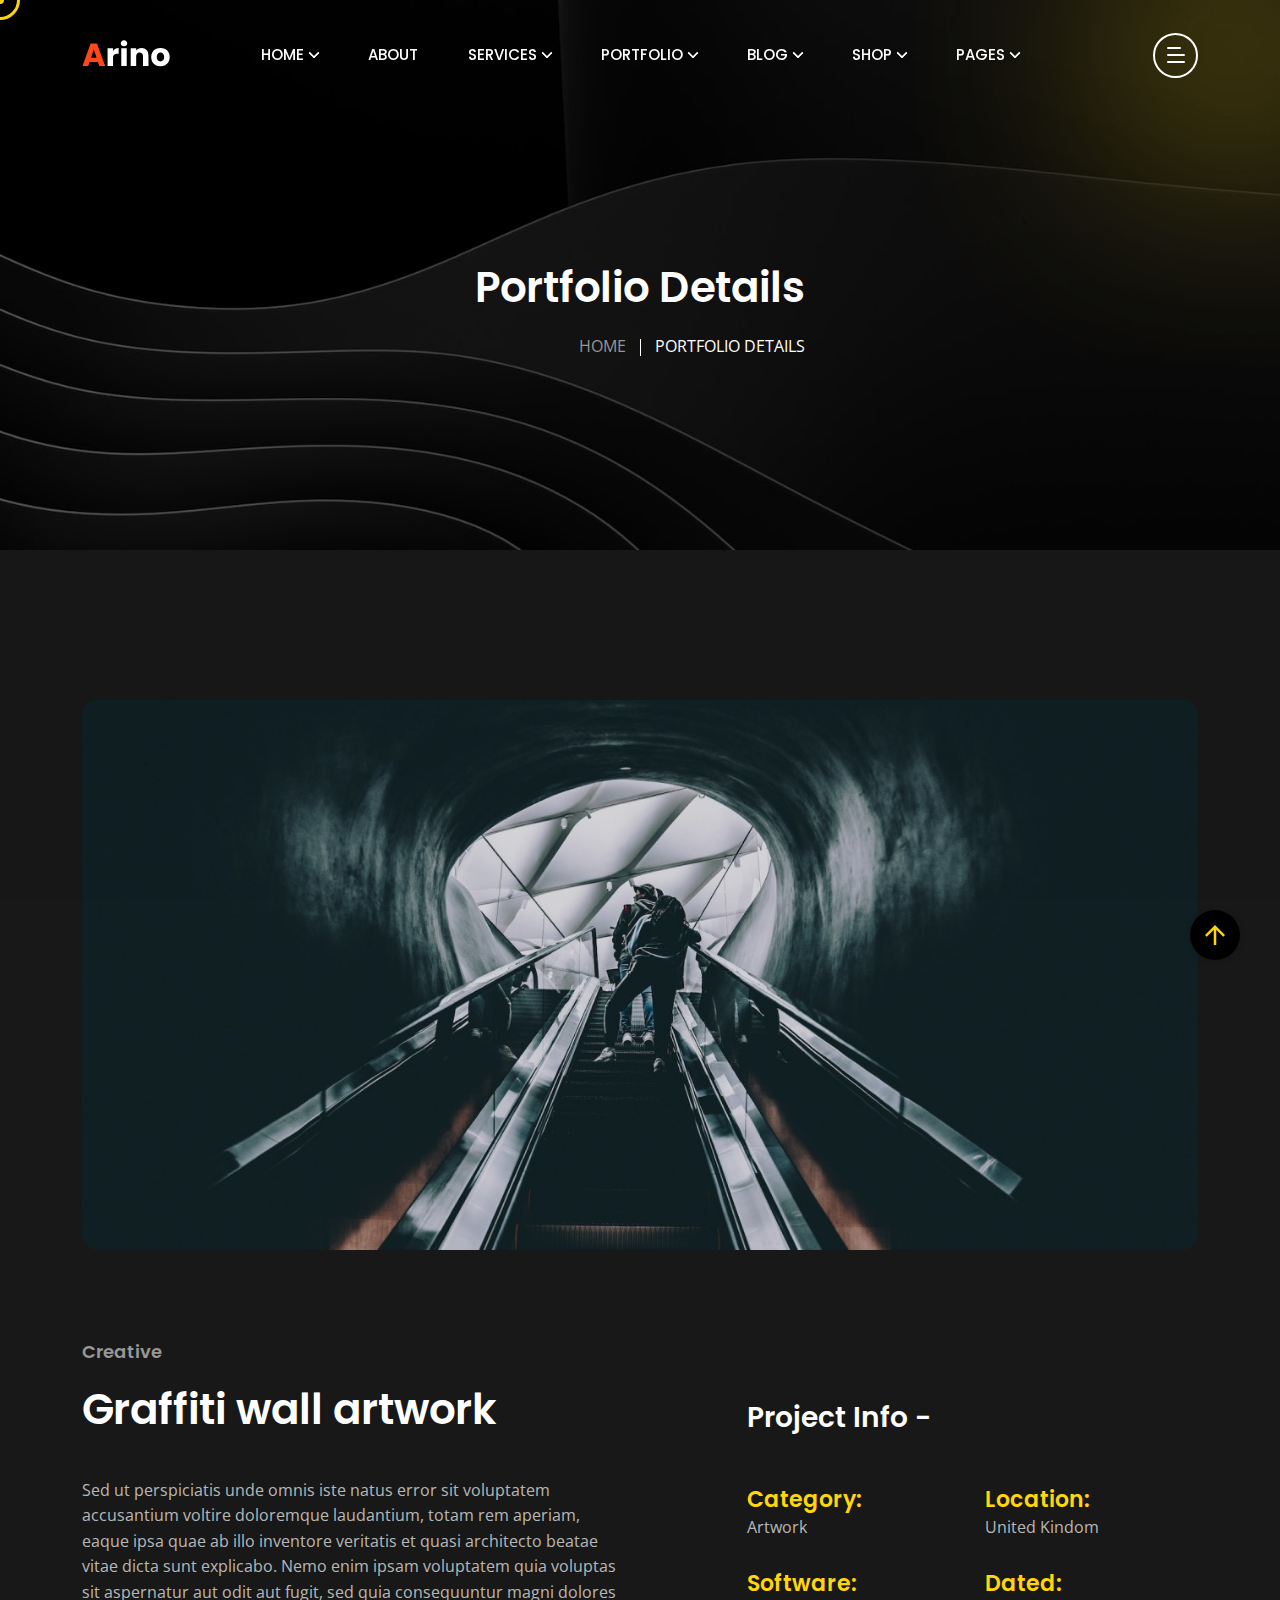
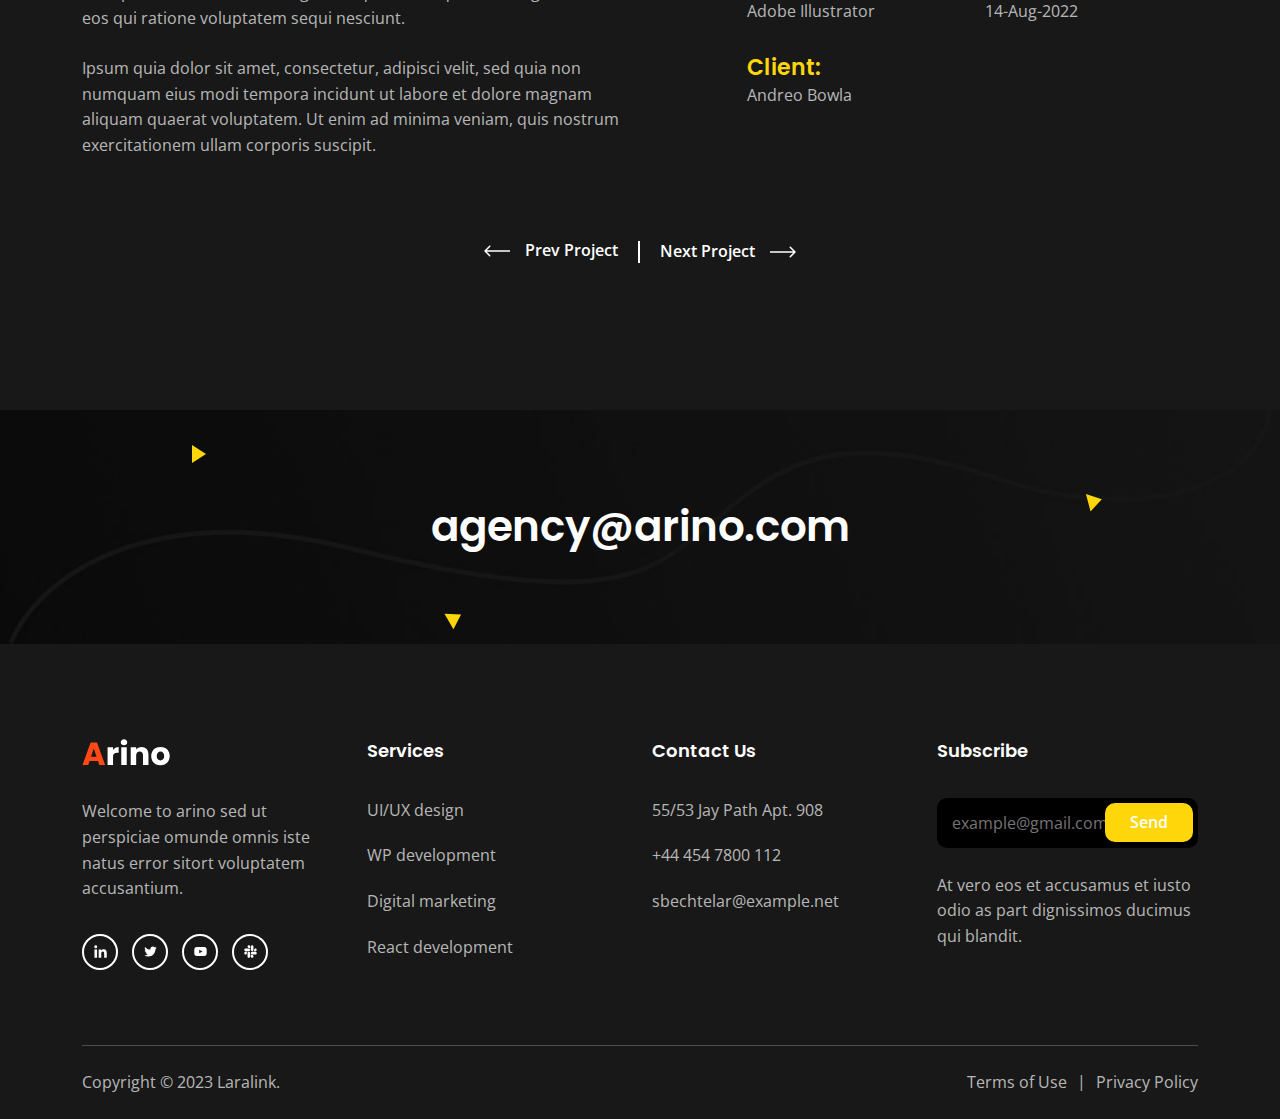
<file: portfolio-details.html>
<!DOCTYPE html>
<html class="no-js" lang="en">

<head>
  <!-- Meta Tags -->
  <meta charset="utf-8">
  <meta http-equiv="x-ua-compatible" content="ie=edge">
  <meta name="viewport" content="width=device-width, initial-scale=1">
  <meta name="author" content="Laralink">
  <!-- Favicon Icon -->
  <link rel="icon" href="assets/img/favicon.png">
  <!-- Site Title -->
  <title>Arino - Creative Agency Template</title>
  <link rel="stylesheet" href="assets/css/plugins/bootstrap.min.css">
  <link rel="stylesheet" href="assets/css/plugins/fontawesome.min.css">
  <link rel="stylesheet" href="assets/css/plugins/slick.css">
  <link rel="stylesheet" href="assets/css/plugins/lightgallery.min.css">
  <link rel="stylesheet" href="assets/css/plugins/animate.css">
  <link rel="stylesheet" href="assets/css/style.css">
</head>

<body>
  <div class="cs-preloader cs-center">
    <div class="cs-preloader_in"></div>
  </div>
  <!-- Start Header Section -->
  <header class="cs-site_header cs-style1 text-uppercase cs-sticky_header">
    <div class="cs-main_header">
      <div class="container">
        <div class="cs-main_header_in">
          <div class="cs-main_header_left">
            <a class="cs-site_branding" href="index.html">
              <img src="assets/img/logo.svg" alt="Logo">
            </a>
          </div>
          <div class="cs-main_header_center">
            <div class="cs-nav cs-primary_font cs-medium">
              <ul class="cs-nav_list">
                <li class="menu-item-has-children cs-mega_menu">
                  <a href="index.html">Home</a>
                  <ul class="cs-mega_wrapper">
                    <li>
                      <ul>
                        <li>
                          <a href="index.html" class="cs-nav_list_img">
                            <img src="assets/img/demo/main-home.jpeg" alt="Thumb">
                          </a>
                          <a href="index.html">Main Home</a>
                        </li>
                        <li>
                          <a href="architecture-agency.html" class="cs-nav_list_img">
                            <img src="assets/img/demo/architecture-agency.jpeg" alt="Thumb">
                          </a>
                          <a href="architecture-agency.html">Architecture Agency</a>
                          <span class="cs-header_badge">New</span>
                        </li>
                      </ul>
                    </li>
                    <li>
                      <ul>
                        <li>
                          <a href="photography-agency.html" class="cs-nav_list_img">
                            <img src="assets/img/demo/photography-agency.jpeg" alt="Thumb">
                          </a>
                          <a href="photography-agency.html">Photography Agency</a>
                        </li>
                        <li>
                          <a href="creative-solution.html" class="cs-nav_list_img">
                            <img src="assets/img/demo/creative-solution.jpeg" alt="Thumb">
                          </a>
                          <a href="creative-solution.html">Creative Solution</a>
                          <span class="cs-header_badge">New</span>
                        </li>
                      </ul>
                    </li>
                    <li>
                      <ul>
                        <li>
                          <a href="creative-portfolio.html" class="cs-nav_list_img">
                            <img src="assets/img/demo/portfolio.jpeg" alt="Thumb">
                          </a>
                          <a href="creative-portfolio.html">Creative Portfolio</a>
                        </li>
                        <li>
                          <a href="personal-portfolio.html" class="cs-nav_list_img">
                            <img src="assets/img/demo/personal-portfolio.jpeg" alt="Thumb">
                            <span class="cs-header_badge">New</span>
                          </a>
                          <a href="personal-portfolio.html">Personal Portfolio</a>
                        </li>
                      </ul>
                    </li>
                    <li>
                      <ul>
                        <li>
                          <a href="digital-agency.html" class="cs-nav_list_img">
                            <img src="assets/img/demo/digital-agency.jpeg" alt="Thumb">
                          </a>
                          <a href="digital-agency.html">Digital Agency</a>
                        </li>
                        <li>
                          <a href="https://arino-html-rtl.vercel.app" target="_blank" class="cs-nav_list_img">
                            <img src="assets/img/demo/rtl.jpeg" alt="Thumb">
                          </a>
                          <a href="https://arino-html-rtl.vercel.app" target="_blank">RTL Demo</a>
                        </li>
                      </ul>
                    </li>
                    <li>
                      <ul>
                        <li>
                          <a href="marketing-agency.html" class="cs-nav_list_img">
                            <img src="assets/img/demo/marketing.jpeg" alt="Thumb">
                          </a>
                          <a href="marketing-agency.html">Marketing Agency</a>
                        </li>
                        <li>
                          <a href="showcase-portfolio.html" class="cs-nav_list_img">
                            <img src="assets/img/demo/portfolio-showcase.jpeg" alt="Thumb">
                          </a>
                          <a href="showcase-portfolio.html">Portfolio Showcase</a>
                        </li>
                        <li>
                          <a href="case-study-showcase.html" class="cs-nav_list_img">
                            <img src="assets/img/demo/case-study-showcase.jpeg" alt="Thumb">
                          </a>
                          <a href="case-study-showcase.html">Case Study Showcase</a>
                        </li>
                      </ul>
                    </li>
                    <li>
                      <ul>
                        <li>
                          <a href="freelancer-agency.html" class="cs-nav_list_img">
                            <img src="assets/img/demo/freelancer-agency.jpeg" alt="Thumb">
                          </a>
                          <a href="freelancer-agency.html">Freelancing Agency</a>
                        </li>
                        <li>
                          <a href="video-showcase.html" class="cs-nav_list_img">
                            <img src="assets/img/demo/video-showcase.jpeg" alt="Thumb">
                            <span class="cs-header_badge">New</span>
                          </a>
                          <a href="video-showcase.html">Video Showcase</a>
                        </li>
                      </ul>
                    </li>
                  </ul>
                </li>
                <li><a href="about.html">About</a></li>
                <li class="menu-item-has-children"><a href="service.html">Services</a>
                  <ul>
                    <li><a href="service.html">Services</a></li>
                    <li><a href="service-details.html">Service Details</a></li>
                  </ul>
                </li>
                <li class="menu-item-has-children"><a href="portfolio.html">Portfolio</a>
                  <ul>
                    <li><a href="portfolio.html">Portfolio</a></li>
                    <li><a href="portfolio-details.html">Portfolio Details</a></li>
                  </ul>
                </li>
                <li class="menu-item-has-children"><a href="blog.html">Blog</a>
                  <ul>
                    <li><a href="blog.html">Blog</a></li>
                    <li><a href="blog-details.html">Blog Details</a></li>
                  </ul>
                </li>
                <li class="menu-item-has-children">
                  <a href="shop.html">Shop</a>
                  <ul>
                    <li>
                      <a href="shop.html">Our Shop</a>
                    </li>
                    <li>
                      <a href="shop-product-details.html">Shop Details</a>
                    </li>
                    <li>
                      <a href="shop-cart.html">Cart</a>
                    </li>
                    <li>
                      <a href="shop-checkout.html">Checkout</a>
                    </li>
                    <li>
                      <a href="shop-order-recived.html">Success Order</a>
                    </li>
                    <li>
                      <a href="shop-wishlist.html">Wishlist</a>
                    </li>
                  </ul>
                </li>
                <li class="menu-item-has-children"><a href="#">Pages</a>
                  <ul>
                    <li><a href="contact.html">Contact</a></li>
                    <li><a href="team.html">Team</a></li>
                    <li><a href="team-details.html">Team Details</a></li>
                    <li><a href="case-study.html">Case Study Details</a></li>
                    <li><a href="faq.html">FAQ</a></li>
                  </ul>
                </li>
              </ul>
            </div>
          </div>
          <div class="cs-main_header_right">
            <div class="cs-toolbox">
              <span class="cs-icon_btn">
                <span class="cs-icon_btn_in">
                  <span></span>
                  <span></span>
                  <span></span>
                  <span></span>
                </span>
              </span>
            </div>
          </div>
        </div>
      </div>
    </div>
  </header>
  <div class="cs-side_header">
    <button class="cs-close"></button>
    <div class="cs-side_header_overlay"></div>
    <div class="cs-side_header_in">
      <div class="cs-side_header_shape"></div>
      <a class="cs-site_branding" href="index.html">
        <img src="assets/img/footer_logo.svg" alt="Logo">
      </a>
      <div class="cs-side_header_box">
        <h2 class="cs-side_header_heading">Do you have a project in your  <br> mind? Keep connect us.</h2>
      </div>
      <div class="cs-side_header_box">
        <h3 class="cs-side_header_title cs-primary_color">Contact Us</h3>
        <ul class="cs-contact_info cs-style1 cs-mp0">
          <li>
            <svg width="18" height="18" viewBox="0 0 18 18" fill="none" xmlns="http://www.w3.org/2000/svg">
              <path d="M17 12.5C15.75 12.5 14.55 12.3 13.43 11.93C13.08 11.82 12.69 11.9 12.41 12.17L10.21 14.37C7.38 12.93 5.06 10.62 3.62 7.79L5.82 5.58C6.1 5.31 6.18 4.92 6.07 4.57C5.7 3.45 5.5 2.25 5.5 1C5.5 0.45 5.05 0 4.5 0H1C0.45 0 0 0.45 0 1C0 10.39 7.61 18 17 18C17.55 18 18 17.55 18 17V13.5C18 12.95 17.55 12.5 17 12.5ZM9 0V10L12 7H18V0H9Z" fill="#FF4A17"/>
            </svg>
            <span>+44 454 7800 112</span>
          </li>
          <li>
            <svg width="20" height="18" viewBox="0 0 20 18" fill="none" xmlns="http://www.w3.org/2000/svg">
              <path d="M20 6.98V16C20 17.1 19.1 18 18 18H2C0.9 18 0 17.1 0 16V4C0 2.9 0.9 2 2 2H12.1C12.04 2.32 12 2.66 12 3C12 4.48 12.65 5.79 13.67 6.71L10 9L2 4V6L10 11L15.3 7.68C15.84 7.88 16.4 8 17 8C18.13 8 19.16 7.61 20 6.98ZM14 3C14 4.66 15.34 6 17 6C18.66 6 20 4.66 20 3C20 1.34 18.66 0 17 0C15.34 0 14 1.34 14 3Z" fill="#FF4A17"/>
            </svg>              
            <span>infotech@arino.com</span>
          </li>
          <li>
            <svg width="14" height="20" viewBox="0 0 14 20" fill="none" xmlns="http://www.w3.org/2000/svg">
              <path d="M7 0C3.13 0 0 3.13 0 7C0 12.25 7 20 7 20C7 20 14 12.25 14 7C14 3.13 10.87 0 7 0ZM7 9.5C5.62 9.5 4.5 8.38 4.5 7C4.5 5.62 5.62 4.5 7 4.5C8.38 4.5 9.5 5.62 9.5 7C9.5 8.38 8.38 9.5 7 9.5Z" fill="#FF4A17"/>
            </svg>              
            <span>50 Wall Street Suite, 44150 <br>Ohio, United States</span>
          </li>
        </ul>
      </div>
      <div class="cs-side_header_box">
        <h3 class="cs-side_header_title cs-primary_color">Subscribe</h3>
        <div class="cs-newsletter cs-style1">
          <form action="#" class="cs-newsletter_form">
            <input type="email" class="cs-newsletter_input" placeholder="example@gmail.com">
            <button class="cs-newsletter_btn"><span>Send</span></button>
          </form>
          <div class="cs-newsletter_text">At vero eos et accusamus et iusto odio as part dignissimos ducimus qui blandit.</div>
        </div>
      </div>
      <div class="cs-side_header_box">
        <div class="cs-social_btns cs-style1">
          <a href="#" class="cs-center">
            <svg width="15" height="15" viewBox="0 0 15 15" fill="none" xmlns="http://www.w3.org/2000/svg">
              <path d="M4.04799 13.7497H1.45647V5.4043H4.04799V13.7497ZM2.75084 4.2659C1.92215 4.2659 1.25 3.57952 1.25 2.75084C1.25 2.35279 1.40812 1.97105 1.68958 1.68958C1.97105 1.40812 2.35279 1.25 2.75084 1.25C3.14888 1.25 3.53063 1.40812 3.81209 1.68958C4.09355 1.97105 4.25167 2.35279 4.25167 2.75084C4.25167 3.57952 3.57924 4.2659 2.75084 4.2659ZM13.7472 13.7497H11.1613V9.68722C11.1613 8.71903 11.1417 7.4774 9.81389 7.4774C8.46652 7.4774 8.26004 8.5293 8.26004 9.61747V13.7497H5.67132V5.4043H8.15681V6.54269H8.19308C8.53906 5.887 9.38421 5.19503 10.6451 5.19503C13.2679 5.19503 13.75 6.92215 13.75 9.16546V13.7497H13.7472Z" fill="white"></path>
            </svg> 
          </a>
          <a href="#" class="cs-center">
            <svg width="13" height="11" viewBox="0 0 13 11" fill="none" xmlns="http://www.w3.org/2000/svg">
              <path d="M11.4651 2.95396C11.4731 3.065 11.4731 3.17606 11.4731 3.2871C11.4731 6.67383 8.89535 10.5761 4.18402 10.5761C2.73255 10.5761 1.38421 10.1557 0.25 9.42608C0.456226 9.44986 0.654494 9.4578 0.868655 9.4578C2.06629 9.4578 3.16879 9.0533 4.04918 8.36326C2.92291 8.33946 1.97906 7.60183 1.65386 6.5866C1.81251 6.61038 1.97112 6.62624 2.1377 6.62624C2.36771 6.62624 2.59774 6.59451 2.81188 6.53901C1.63802 6.30105 0.757595 5.26996 0.757595 4.02472V3.99301C1.09864 4.18336 1.49524 4.30233 1.91558 4.31818C1.22554 3.85814 0.773464 3.07294 0.773464 2.1846C0.773464 1.70872 0.900344 1.27249 1.12244 0.891774C2.38355 2.44635 4.27919 3.46156 6.40481 3.57262C6.36516 3.38226 6.34136 3.184 6.34136 2.9857C6.34136 1.57388 7.4835 0.423828 8.90323 0.423828C9.64086 0.423828 10.3071 0.733156 10.7751 1.23284C11.354 1.1218 11.9093 0.907643 12.401 0.614185C12.2106 1.20906 11.8061 1.70875 11.2748 2.02598C11.7903 1.97049 12.29 1.82769 12.75 1.62942C12.4011 2.13702 11.9648 2.5891 11.4651 2.95396V2.95396Z" fill="white"></path>
            </svg>                    
          </a>
          <a href="#" class="cs-center">
            <svg width="13" height="9" viewBox="0 0 13 9" fill="none" xmlns="http://www.w3.org/2000/svg">
              <path d="M12.4888 1.48066C12.345 0.939353 11.9215 0.513038 11.3837 0.368362C10.4089 0.105469 6.5 0.105469 6.5 0.105469C6.5 0.105469 2.59116 0.105469 1.61633 0.368362C1.07853 0.513061 0.65496 0.939353 0.5112 1.48066C0.25 2.4618 0.25 4.50887 0.25 4.50887C0.25 4.50887 0.25 6.55595 0.5112 7.53709C0.65496 8.0784 1.07853 8.48695 1.61633 8.63163C2.59116 8.89452 6.5 8.89452 6.5 8.89452C6.5 8.89452 10.4088 8.89452 11.3837 8.63163C11.9215 8.48695 12.345 8.0784 12.4888 7.53709C12.75 6.55595 12.75 4.50887 12.75 4.50887C12.75 4.50887 12.75 2.4618 12.4888 1.48066V1.48066ZM5.22158 6.36746V2.65029L8.48861 4.50892L5.22158 6.36746V6.36746Z" fill="white"></path>
            </svg>                    
          </a>
          <a href="#" class="cs-center">
            <svg width="13" height="13" viewBox="0 0 13 13" fill="none" xmlns="http://www.w3.org/2000/svg">
              <path d="M2.87612 8.149C2.87612 8.87165 2.28571 9.46205 1.56306 9.46205C0.840402 9.46205 0.25 8.87165 0.25 8.149C0.25 7.42634 0.840402 6.83594 1.56306 6.83594H2.87612V8.149ZM3.53795 8.149C3.53795 7.42634 4.12835 6.83594 4.851 6.83594C5.57366 6.83594 6.16406 7.42634 6.16406 8.149V11.4369C6.16406 12.1596 5.57366 12.75 4.851 12.75C4.12835 12.75 3.53795 12.1596 3.53795 11.4369V8.149ZM4.851 2.87612C4.12835 2.87612 3.53795 2.28571 3.53795 1.56306C3.53795 0.840402 4.12835 0.25 4.851 0.25C5.57366 0.25 6.16406 0.840402 6.16406 1.56306V2.87612H4.851V2.87612ZM4.851 3.53795C5.57366 3.53795 6.16406 4.12835 6.16406 4.851C6.16406 5.57366 5.57366 6.16406 4.851 6.16406H1.56306C0.840402 6.16406 0.25 5.57366 0.25 4.851C0.25 4.12835 0.840402 3.53795 1.56306 3.53795H4.851V3.53795ZM10.1239 4.851C10.1239 4.12835 10.7143 3.53795 11.4369 3.53795C12.1596 3.53795 12.75 4.12835 12.75 4.851C12.75 5.57366 12.1596 6.16406 11.4369 6.16406H10.1239V4.851V4.851ZM9.46205 4.851C9.46205 5.57366 8.87165 6.16406 8.149 6.16406C7.42634 6.16406 6.83594 5.57366 6.83594 4.851V1.56306C6.83594 0.840402 7.42634 0.25 8.149 0.25C8.87165 0.25 9.46205 0.840402 9.46205 1.56306V4.851V4.851ZM8.149 10.1239C8.87165 10.1239 9.46205 10.7143 9.46205 11.4369C9.46205 12.1596 8.87165 12.75 8.149 12.75C7.42634 12.75 6.83594 12.1596 6.83594 11.4369V10.1239H8.149ZM8.149 9.46205C7.42634 9.46205 6.83594 8.87165 6.83594 8.149C6.83594 7.42634 7.42634 6.83594 8.149 6.83594H11.4369C12.1596 6.83594 12.75 7.42634 12.75 8.149C12.75 8.87165 12.1596 9.46205 11.4369 9.46205H8.149Z" fill="white"></path>
            </svg>                    
          </a>
        </div>
      </div>
    </div>
  </div>
  <!-- End Header Section -->
  
  <!-- Start Hero -->
  <div class="cs-page_heading cs-style1 cs-center text-center cs-bg" data-src="assets/img/portfolio_details_bg.jpeg">
    <div class="container">
      <div class="cs-page_heading_in">
        <h1 class="cs-page_title cs-font_50 cs-white_color">Portfolio Details</h1>
        <ol class="breadcrumb text-uppercase">
          <li class="breadcrumb-item"><a href="index.html">Home</a></li>
          <li class="breadcrumb-item active">Portfolio Details</li>
        </ol>
      </div>
    </div>
  </div>
  <!-- End Hero -->
  <!-- End Why Choose -->
  <div class="cs-height_150 cs-height_lg_80"></div>
  <div class="container">
    <div class="cs-portfolio_details">
      <img src="assets/img/portfolio_details_1.jpeg" alt="Image" class="cs-radius_15 w-100">
      <div class="cs-height_90 cs-height_lg_40"></div>
      <div class="row">
        <div class="col-lg-6">
          <div class="cs-section_heading cs-style1">
            <h3 class="cs-section_subtitle">Creative</h3>
            <h2 class="cs-section_title">Graffiti wall artwork</h2>
            <div class="cs-height_40 cs-height_lg_20"></div>
            <p>Sed ut perspiciatis unde omnis iste natus error sit voluptatem accusantium voltire doloremque laudantium, totam rem aperiam, eaque ipsa quae ab illo inventore veritatis et quasi architecto beatae vitae dicta sunt explicabo. Nemo enim ipsam voluptatem quia voluptas sit aspernatur aut odit aut fugit, sed quia consequuntur magni dolores eos qui ratione voluptatem sequi nesciunt.</p>
            <div class="cs-height_10 cs-height_lg_10"></div>
            <p>Ipsum quia dolor sit amet, consectetur, adipisci velit, sed quia non numquam eius modi tempora incidunt ut labore et dolore magnam aliquam quaerat voluptatem. Ut enim ad minima veniam, quis nostrum exercitationem ullam corporis suscipit.</p>
          </div>
        </div>
        <div class="col-lg-5 offset-lg-1">
          <div class="cs-height_60 cs-height_lg_40"></div>
          <h2 class="cs-font_30 cs-font_26_sm cs-m0">Project Info -</h2>
          <div class="cs-height_50 cs-height_lg_30"></div>
          <div class="row">
            <div class="col-6">
              <h3 class="cs-accent_color cs-font_22 cs-font_18_sm cs-m0">Category:</h3>
              <p class="cs-m0">Artwork</p>
              <div class="cs-height_30 cs-height_lg_30"></div>
            </div>
            <div class="col-6">
              <h3 class="cs-accent_color cs-font_22 cs-font_18_sm cs-m0">Location:</h3>
              <p class="cs-m0">United Kindom</p>
              <div class="cs-height_30 cs-height_lg_30"></div>
            </div>
            <div class="col-6">
              <h3 class="cs-accent_color cs-font_22 cs-font_18_sm cs-m0">Software:</h3>
              <p class="cs-m0">Adobe Illustrator</p>
              <div class="cs-height_30 cs-height_lg_30"></div>
            </div>
            <div class="col-6">
              <h3 class="cs-accent_color cs-font_22 cs-font_18_sm cs-m0">Dated:</h3>
              <p class="cs-m0">14-Aug-2022</p>
              <div class="cs-height_30 cs-height_lg_30"></div>
            </div>
            <div class="col-6">
              <h3 class="cs-accent_color cs-font_22 cs-font_18_sm cs-m0">Client:</h3>
              <p class="cs-m0">Andreo Bowla</p>
              <div class="cs-height_30 cs-height_lg_30"></div>
            </div>
          </div>
        </div>
      </div>
    </div>
    <div class="cs-height_65 cs-height_lg_10"></div>
    <div class="cs-page_navigation cs-center">
      <div>
        <a href="#" class="cs-text_btn cs-type1">
          <svg width="26" height="12" viewBox="0 0 26 12" fill="none" xmlns="http://www.w3.org/2000/svg">
            <path d="M0.469669 5.46967C0.176777 5.76256 0.176777 6.23744 0.469669 6.53033L5.24264 11.3033C5.53553 11.5962 6.01041 11.5962 6.3033 11.3033C6.59619 11.0104 6.59619 10.5355 6.3033 10.2426L2.06066 6L6.3033 1.75736C6.59619 1.46447 6.59619 0.989593 6.3033 0.696699C6.01041 0.403806 5.53553 0.403806 5.24264 0.696699L0.469669 5.46967ZM26 5.25L1 5.25V6.75L26 6.75V5.25Z" fill="currentColor"/>
          </svg>            
          <span>Prev Project</span>               
        </a>
      </div>
      <div>
        <a href="#" class="cs-text_btn">
          <span>Next Project</span>
          <svg width="26" height="12" viewBox="0 0 26 12" fill="none" xmlns="http://www.w3.org/2000/svg">
            <path d="M25.5303 6.53033C25.8232 6.23744 25.8232 5.76256 25.5303 5.46967L20.7574 0.696699C20.4645 0.403806 19.9896 0.403806 19.6967 0.696699C19.4038 0.989593 19.4038 1.46447 19.6967 1.75736L23.9393 6L19.6967 10.2426C19.4038 10.5355 19.4038 11.0104 19.6967 11.3033C19.9896 11.5962 20.4645 11.5962 20.7574 11.3033L25.5303 6.53033ZM0 6.75H25V5.25H0V6.75Z" fill="currentColor"></path>
          </svg>                
        </a>
      </div>
    </div>
  </div>
  
  <div class="cs-height_145 cs-height_lg_80"></div>
  <!-- Start CTA -->
  <section>
    <div class="cs-cta cs-style1 cs-bg text-center cs-shape_wrap_1 cs-position_1 rounded-0" data-src="assets/img/cta_bg_2.jpeg" >
      <div class="cs-shape_1"></div>
      <div class="cs-shape_1"></div>
      <div class="cs-shape_1"></div>
      <div class="cs-cta_in">
        <h2 class="cs-cta_title cs-semi_bold cs-m0">agency@arino.com</h2>
      </div>
    </div>
  </section>
  <!-- End CTA -->
  <!-- Start Footer -->
  <footer class="cs-fooer">
    <div class="cs-fooer_main">
      <div class="container">
        <div class="row">
          <div class="col-lg-3 col-sm-6">
            <div class="cs-footer_item">
              <div class="cs-text_widget">
                <img src="assets/img/footer_logo.svg" alt="Thumb">
                <p>Welcome to arino sed ut perspiciae omunde omnis iste natus error sitort voluptatem accusantium.</p>
              </div>
              <div class="cs-social_btns cs-style1">
                <a href="#" class="cs-center">
                  <svg width="15" height="15" viewBox="0 0 15 15" fill="none" xmlns="http://www.w3.org/2000/svg">
                    <path d="M4.04799 13.7497H1.45647V5.4043H4.04799V13.7497ZM2.75084 4.2659C1.92215 4.2659 1.25 3.57952 1.25 2.75084C1.25 2.35279 1.40812 1.97105 1.68958 1.68958C1.97105 1.40812 2.35279 1.25 2.75084 1.25C3.14888 1.25 3.53063 1.40812 3.81209 1.68958C4.09355 1.97105 4.25167 2.35279 4.25167 2.75084C4.25167 3.57952 3.57924 4.2659 2.75084 4.2659ZM13.7472 13.7497H11.1613V9.68722C11.1613 8.71903 11.1417 7.4774 9.81389 7.4774C8.46652 7.4774 8.26004 8.5293 8.26004 9.61747V13.7497H5.67132V5.4043H8.15681V6.54269H8.19308C8.53906 5.887 9.38421 5.19503 10.6451 5.19503C13.2679 5.19503 13.75 6.92215 13.75 9.16546V13.7497H13.7472Z" fill="white"/>
                  </svg> 
                </a>
                <a href="#" class="cs-center">
                  <svg width="13" height="11" viewBox="0 0 13 11" fill="none" xmlns="http://www.w3.org/2000/svg">
                    <path d="M11.4651 2.95396C11.4731 3.065 11.4731 3.17606 11.4731 3.2871C11.4731 6.67383 8.89535 10.5761 4.18402 10.5761C2.73255 10.5761 1.38421 10.1557 0.25 9.42608C0.456226 9.44986 0.654494 9.4578 0.868655 9.4578C2.06629 9.4578 3.16879 9.0533 4.04918 8.36326C2.92291 8.33946 1.97906 7.60183 1.65386 6.5866C1.81251 6.61038 1.97112 6.62624 2.1377 6.62624C2.36771 6.62624 2.59774 6.59451 2.81188 6.53901C1.63802 6.30105 0.757595 5.26996 0.757595 4.02472V3.99301C1.09864 4.18336 1.49524 4.30233 1.91558 4.31818C1.22554 3.85814 0.773464 3.07294 0.773464 2.1846C0.773464 1.70872 0.900344 1.27249 1.12244 0.891774C2.38355 2.44635 4.27919 3.46156 6.40481 3.57262C6.36516 3.38226 6.34136 3.184 6.34136 2.9857C6.34136 1.57388 7.4835 0.423828 8.90323 0.423828C9.64086 0.423828 10.3071 0.733156 10.7751 1.23284C11.354 1.1218 11.9093 0.907643 12.401 0.614185C12.2106 1.20906 11.8061 1.70875 11.2748 2.02598C11.7903 1.97049 12.29 1.82769 12.75 1.62942C12.4011 2.13702 11.9648 2.5891 11.4651 2.95396V2.95396Z" fill="white"/>
                  </svg>                    
                </a>
                <a href="#" class="cs-center">
                  <svg width="13" height="9" viewBox="0 0 13 9" fill="none" xmlns="http://www.w3.org/2000/svg">
                    <path d="M12.4888 1.48066C12.345 0.939353 11.9215 0.513038 11.3837 0.368362C10.4089 0.105469 6.5 0.105469 6.5 0.105469C6.5 0.105469 2.59116 0.105469 1.61633 0.368362C1.07853 0.513061 0.65496 0.939353 0.5112 1.48066C0.25 2.4618 0.25 4.50887 0.25 4.50887C0.25 4.50887 0.25 6.55595 0.5112 7.53709C0.65496 8.0784 1.07853 8.48695 1.61633 8.63163C2.59116 8.89452 6.5 8.89452 6.5 8.89452C6.5 8.89452 10.4088 8.89452 11.3837 8.63163C11.9215 8.48695 12.345 8.0784 12.4888 7.53709C12.75 6.55595 12.75 4.50887 12.75 4.50887C12.75 4.50887 12.75 2.4618 12.4888 1.48066V1.48066ZM5.22158 6.36746V2.65029L8.48861 4.50892L5.22158 6.36746V6.36746Z" fill="white"/>
                  </svg>                    
                </a>
                <a href="#" class="cs-center">
                  <svg width="13" height="13" viewBox="0 0 13 13" fill="none" xmlns="http://www.w3.org/2000/svg">
                    <path d="M2.87612 8.149C2.87612 8.87165 2.28571 9.46205 1.56306 9.46205C0.840402 9.46205 0.25 8.87165 0.25 8.149C0.25 7.42634 0.840402 6.83594 1.56306 6.83594H2.87612V8.149ZM3.53795 8.149C3.53795 7.42634 4.12835 6.83594 4.851 6.83594C5.57366 6.83594 6.16406 7.42634 6.16406 8.149V11.4369C6.16406 12.1596 5.57366 12.75 4.851 12.75C4.12835 12.75 3.53795 12.1596 3.53795 11.4369V8.149ZM4.851 2.87612C4.12835 2.87612 3.53795 2.28571 3.53795 1.56306C3.53795 0.840402 4.12835 0.25 4.851 0.25C5.57366 0.25 6.16406 0.840402 6.16406 1.56306V2.87612H4.851V2.87612ZM4.851 3.53795C5.57366 3.53795 6.16406 4.12835 6.16406 4.851C6.16406 5.57366 5.57366 6.16406 4.851 6.16406H1.56306C0.840402 6.16406 0.25 5.57366 0.25 4.851C0.25 4.12835 0.840402 3.53795 1.56306 3.53795H4.851V3.53795ZM10.1239 4.851C10.1239 4.12835 10.7143 3.53795 11.4369 3.53795C12.1596 3.53795 12.75 4.12835 12.75 4.851C12.75 5.57366 12.1596 6.16406 11.4369 6.16406H10.1239V4.851V4.851ZM9.46205 4.851C9.46205 5.57366 8.87165 6.16406 8.149 6.16406C7.42634 6.16406 6.83594 5.57366 6.83594 4.851V1.56306C6.83594 0.840402 7.42634 0.25 8.149 0.25C8.87165 0.25 9.46205 0.840402 9.46205 1.56306V4.851V4.851ZM8.149 10.1239C8.87165 10.1239 9.46205 10.7143 9.46205 11.4369C9.46205 12.1596 8.87165 12.75 8.149 12.75C7.42634 12.75 6.83594 12.1596 6.83594 11.4369V10.1239H8.149ZM8.149 9.46205C7.42634 9.46205 6.83594 8.87165 6.83594 8.149C6.83594 7.42634 7.42634 6.83594 8.149 6.83594H11.4369C12.1596 6.83594 12.75 7.42634 12.75 8.149C12.75 8.87165 12.1596 9.46205 11.4369 9.46205H8.149Z" fill="white"/>
                  </svg>                    
                </a>
              </div>
            </div>
          </div>
          <div class="col-lg-3 col-sm-6">
            <div class="cs-footer_item">
              <h2 class="cs-widget_title">Services</h2>
              <ul class="cs-menu_widget cs-mp0">
                <li><a href="service-details.html">UI/UX design</a></li>
                <li><a href="service-details.html">WP development</a></li>
                <li><a href="service-details.html">Digital marketing</a></li>
                <li><a href="service-details.html">React development</a></li>
              </ul>
            </div>
          </div>
          <div class="col-lg-3 col-sm-6">
            <div class="cs-footer_item">
              <h2 class="cs-widget_title">Contact Us</h2>
              <ul class="cs-menu_widget cs-mp0">
                <li>55/53 Jay Path Apt. 908</li>
                <li>+44 454 7800 112</li>
                <li>sbechtelar@example.net</li>
              </ul>
            </div>
          </div>
          <div class="col-lg-3 col-sm-6">
            <div class="cs-footer_item">
              <h2 class="cs-widget_title">Subscribe</h2>
              <div class="cs-newsletter cs-style1">
                <form action="#" class="cs-newsletter_form">
                  <input type="email" class="cs-newsletter_input" placeholder="example@gmail.com">
                  <button class="cs-newsletter_btn"><span>Send</span></button>
                </form>
                <div class="cs-newsletter_text">At vero eos et accusamus et iusto odio as part dignissimos ducimus qui blandit.</div>
              </div>
            </div>
          </div>
        </div>
      </div>
    </div>
    <div class="container">
      <div class="cs-bottom_footer">
        <div class="cs-bottom_footer_left">
          <div class="cs-copyright">Copyright © 2023 Laralink.</div>
        </div>
        <div class="cs-bottom_footer_right">
          <ul class="cs-footer_links cs-mp0">
            <li><a href="">Terms of Use</a></li>
            <li><a href="">Privacy Policy</a></li>
          </ul>
        </div>
      </div>
    </div>
  </footer>
  <!-- End Footer -->

  <span class="cs-scrollup">
    <svg width="20" height="20" viewBox="0 0 20 20" fill="none" xmlns="http://www.w3.org/2000/svg">
      <path d="M0 10L1.7625 11.7625L8.75 4.7875V20H11.25V4.7875L18.225 11.775L20 10L10 0L0 10Z" fill="currentColor"/>
    </svg>      
  </span>
  
  <!-- Start Video Popup -->
  <div class="cs-video_popup">
    <div class="cs-video_popup_overlay"></div>
    <div class="cs-video_popup_content">
      <div class="cs-video_popup_layer"></div>
      <div class="cs-video_popup_container">
        <div class="cs-video_popup_align">
          <div class="embed-responsive embed-responsive-16by9">
            <iframe class="embed-responsive-item" src="about:blank"></iframe>
          </div>
        </div>
        <div class="cs-video_popup_close"></div>
      </div>
    </div>
  </div>
  <!-- End Video Popup -->

  <!-- Script -->
  <script src="assets/js/plugins/jquery-3.6.0.min.js"></script>
  <script src="assets/js/plugins/isotope.pkg.min.js"></script>
  <script src="assets/js/plugins/jquery.slick.min.js"></script>
  <script src="assets/js/plugins/jquery.counter.min.js"></script>
  <script src="assets/js/plugins/lightgallery.min.js"></script>
  <script src="assets/js/plugins/wow.min.js"></script>
  <script src="assets/js/plugins/gsap.min.js"></script>
  <script src="assets/js/main.js"></script>
</body>
</html>
</file>
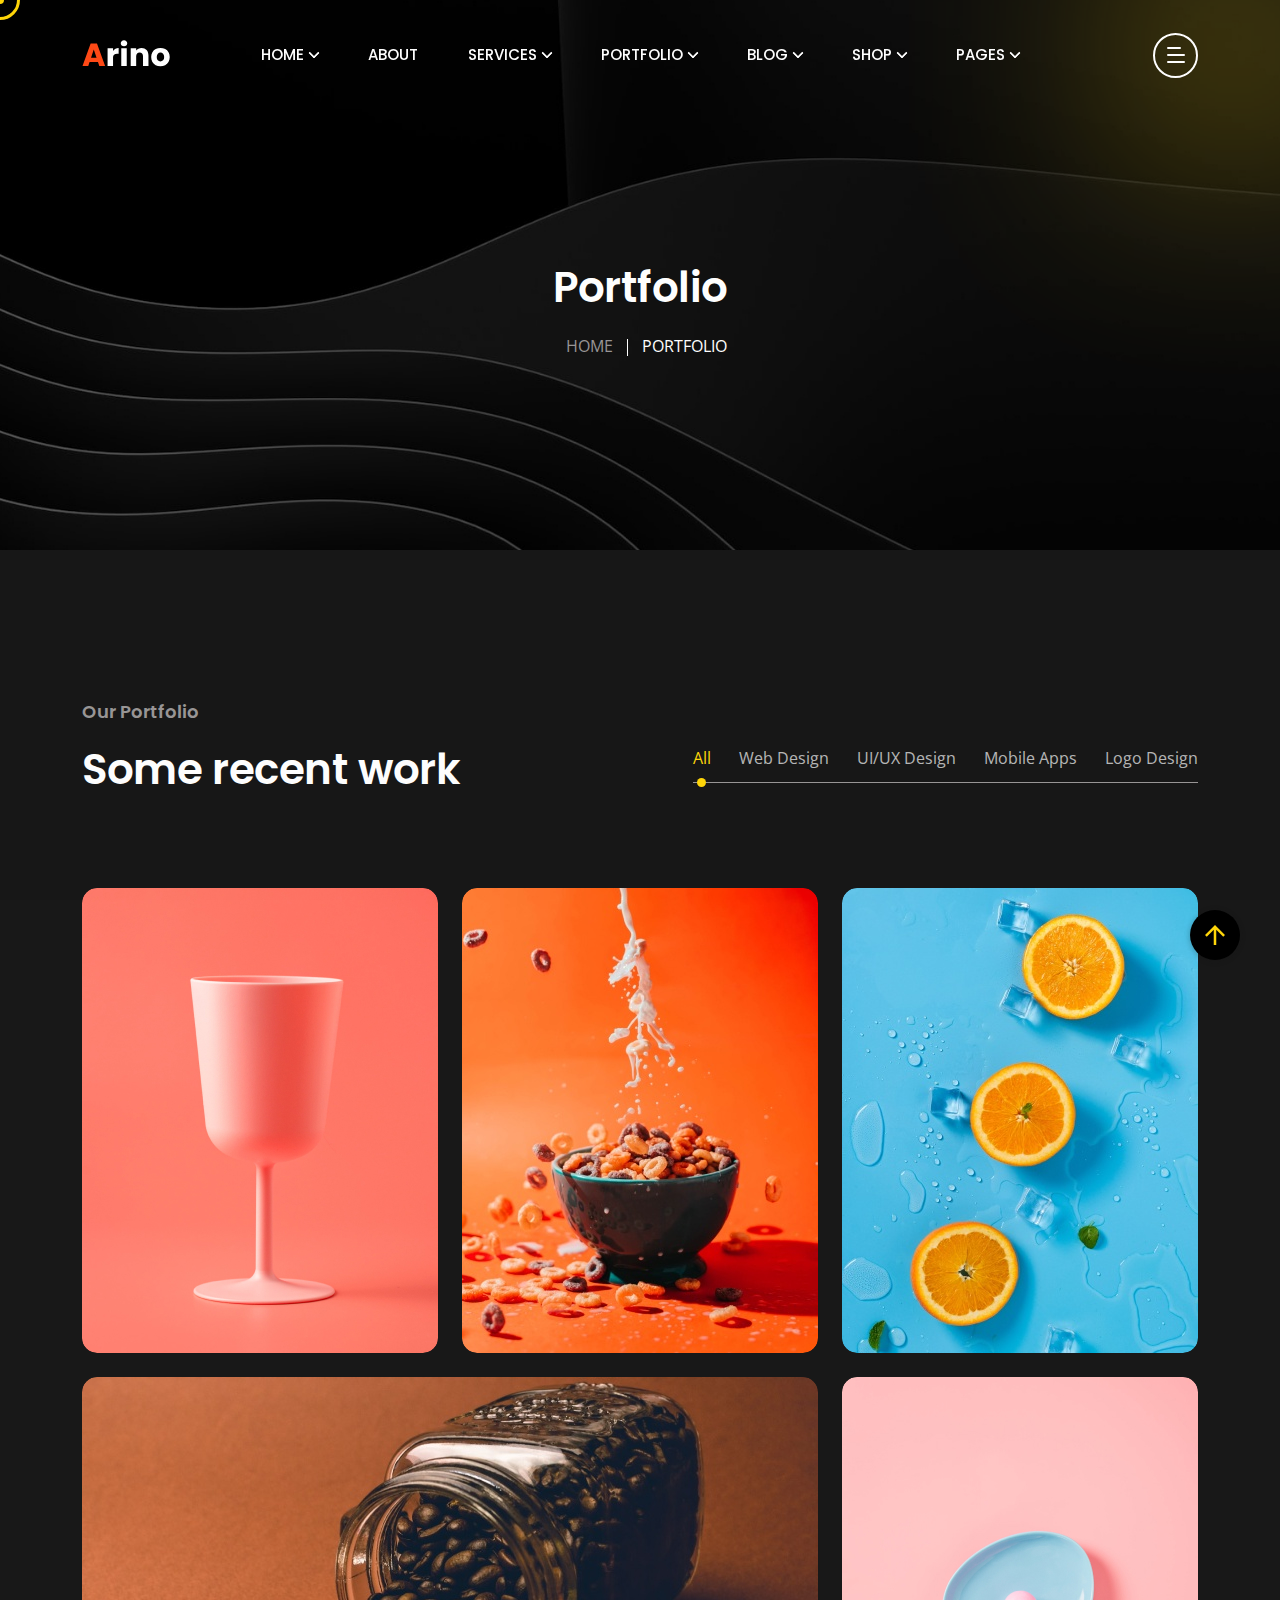
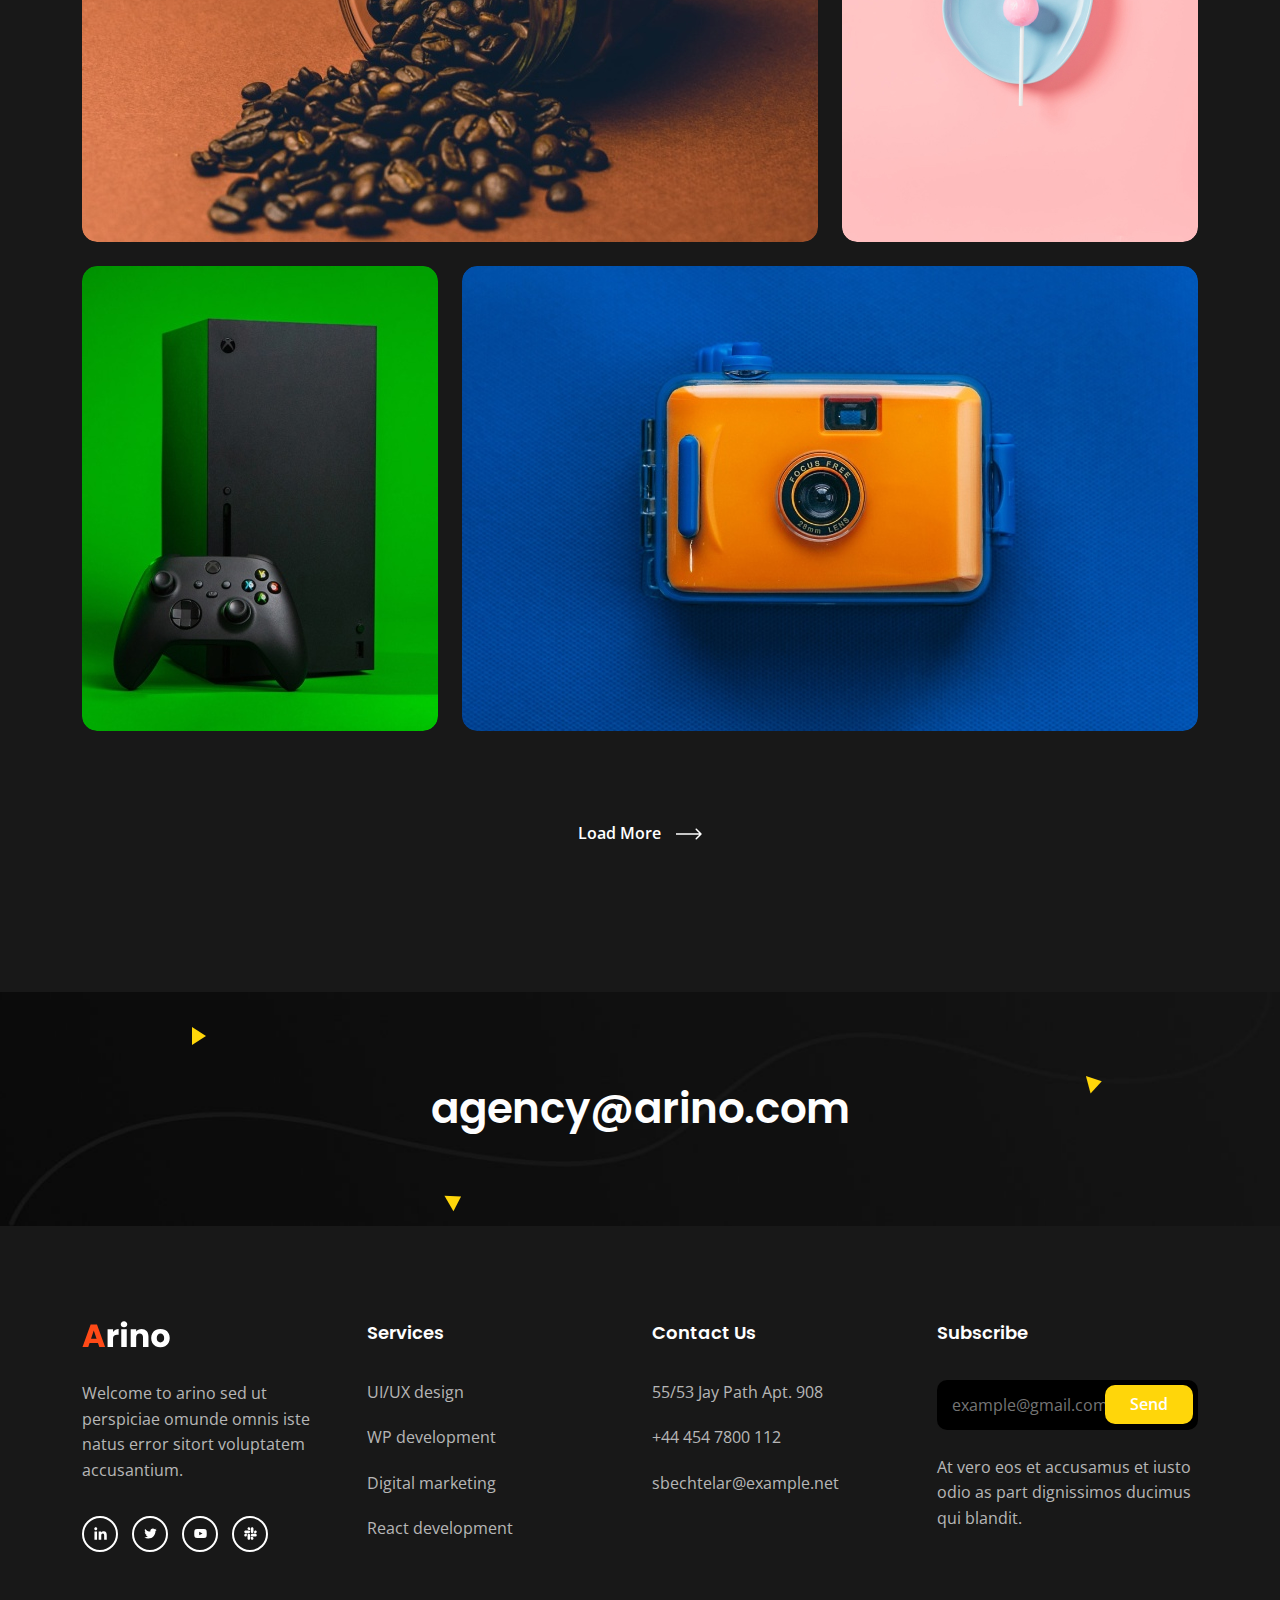
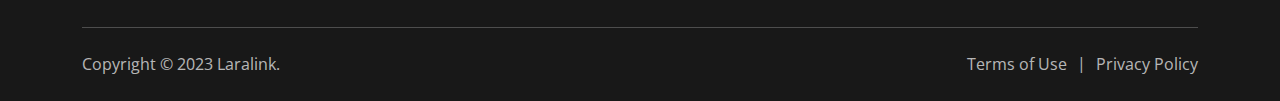
<file: portfolio.html>
<!DOCTYPE html>
<html class="no-js" lang="en">

<head>
  <!-- Meta Tags -->
  <meta charset="utf-8">
  <meta http-equiv="x-ua-compatible" content="ie=edge">
  <meta name="viewport" content="width=device-width, initial-scale=1">
  <meta name="author" content="Laralink">
  <!-- Favicon Icon -->
  <link rel="icon" href="assets/img/favicon.png">
  <!-- Site Title -->
  <title>Arino - Creative Agency Template</title>
  <link rel="stylesheet" href="assets/css/plugins/bootstrap.min.css">
  <link rel="stylesheet" href="assets/css/plugins/fontawesome.min.css">
  <link rel="stylesheet" href="assets/css/plugins/slick.css">
  <link rel="stylesheet" href="assets/css/plugins/lightgallery.min.css">
  <link rel="stylesheet" href="assets/css/plugins/animate.css">
  <link rel="stylesheet" href="assets/css/style.css">
</head>

<body>
  <div class="cs-preloader cs-center">
    <div class="cs-preloader_in"></div>
  </div>
  <!-- Start Header Section -->
  <header class="cs-site_header cs-style1 text-uppercase cs-sticky_header">
    <div class="cs-main_header">
      <div class="container">
        <div class="cs-main_header_in">
          <div class="cs-main_header_left">
            <a class="cs-site_branding" href="index.html">
              <img src="assets/img/logo.svg" alt="Logo">
            </a>
          </div>
          <div class="cs-main_header_center">
            <div class="cs-nav cs-primary_font cs-medium">
              <ul class="cs-nav_list">
                <li class="menu-item-has-children cs-mega_menu">
                  <a href="index.html">Home</a>
                  <ul class="cs-mega_wrapper">
                    <li>
                      <ul>
                        <li>
                          <a href="index.html" class="cs-nav_list_img">
                            <img src="assets/img/demo/main-home.jpeg" alt="Thumb">
                          </a>
                          <a href="index.html">Main Home</a>
                        </li>
                        <li>
                          <a href="architecture-agency.html" class="cs-nav_list_img">
                            <img src="assets/img/demo/architecture-agency.jpeg" alt="Thumb">
                          </a>
                          <a href="architecture-agency.html">Architecture Agency</a>
                          <span class="cs-header_badge">New</span>
                        </li>
                      </ul>
                    </li>
                    <li>
                      <ul>
                        <li>
                          <a href="photography-agency.html" class="cs-nav_list_img">
                            <img src="assets/img/demo/photography-agency.jpeg" alt="Thumb">
                          </a>
                          <a href="photography-agency.html">Photography Agency</a>
                        </li>
                        <li>
                          <a href="creative-solution.html" class="cs-nav_list_img">
                            <img src="assets/img/demo/creative-solution.jpeg" alt="Thumb">
                          </a>
                          <a href="creative-solution.html">Creative Solution</a>
                          <span class="cs-header_badge">New</span>
                        </li>
                      </ul>
                    </li>
                    <li>
                      <ul>
                        <li>
                          <a href="creative-portfolio.html" class="cs-nav_list_img">
                            <img src="assets/img/demo/portfolio.jpeg" alt="Thumb">
                          </a>
                          <a href="creative-portfolio.html">Creative Portfolio</a>
                        </li>
                        <li>
                          <a href="personal-portfolio.html" class="cs-nav_list_img">
                            <img src="assets/img/demo/personal-portfolio.jpeg" alt="Thumb">
                            <span class="cs-header_badge">New</span>
                          </a>
                          <a href="personal-portfolio.html">Personal Portfolio</a>
                        </li>
                      </ul>
                    </li>
                    <li>
                      <ul>
                        <li>
                          <a href="digital-agency.html" class="cs-nav_list_img">
                            <img src="assets/img/demo/digital-agency.jpeg" alt="Thumb">
                          </a>
                          <a href="digital-agency.html">Digital Agency</a>
                        </li>
                        <li>
                          <a href="https://arino-html-rtl.vercel.app" target="_blank" class="cs-nav_list_img">
                            <img src="assets/img/demo/rtl.jpeg" alt="Thumb">
                          </a>
                          <a href="https://arino-html-rtl.vercel.app" target="_blank">RTL Demo</a>
                        </li>
                      </ul>
                    </li>
                    <li>
                      <ul>
                        <li>
                          <a href="marketing-agency.html" class="cs-nav_list_img">
                            <img src="assets/img/demo/marketing.jpeg" alt="Thumb">
                          </a>
                          <a href="marketing-agency.html">Marketing Agency</a>
                        </li>
                        <li>
                          <a href="showcase-portfolio.html" class="cs-nav_list_img">
                            <img src="assets/img/demo/portfolio-showcase.jpeg" alt="Thumb">
                          </a>
                          <a href="showcase-portfolio.html">Portfolio Showcase</a>
                        </li>
                        <li>
                          <a href="case-study-showcase.html" class="cs-nav_list_img">
                            <img src="assets/img/demo/case-study-showcase.jpeg" alt="Thumb">
                          </a>
                          <a href="case-study-showcase.html">Case Study Showcase</a>
                        </li>
                      </ul>
                    </li>
                    <li>
                      <ul>
                        <li>
                          <a href="freelancer-agency.html" class="cs-nav_list_img">
                            <img src="assets/img/demo/freelancer-agency.jpeg" alt="Thumb">
                          </a>
                          <a href="freelancer-agency.html">Freelancing Agency</a>
                        </li>
                        <li>
                          <a href="video-showcase.html" class="cs-nav_list_img">
                            <img src="assets/img/demo/video-showcase.jpeg" alt="Thumb">
                            <span class="cs-header_badge">New</span>
                          </a>
                          <a href="video-showcase.html">Video Showcase</a>
                        </li>
                      </ul>
                    </li>
                  </ul>
                </li>
                <li><a href="about.html">About</a></li>
                <li class="menu-item-has-children"><a href="service.html">Services</a>
                  <ul>
                    <li><a href="service.html">Services</a></li>
                    <li><a href="service-details.html">Service Details</a></li>
                  </ul>
                </li>
                <li class="menu-item-has-children"><a href="portfolio.html">Portfolio</a>
                  <ul>
                    <li><a href="portfolio.html">Portfolio</a></li>
                    <li><a href="portfolio-details.html">Portfolio Details</a></li>
                  </ul>
                </li>
                <li class="menu-item-has-children"><a href="blog.html">Blog</a>
                  <ul>
                    <li><a href="blog.html">Blog</a></li>
                    <li><a href="blog-details.html">Blog Details</a></li>
                  </ul>
                </li>
                <li class="menu-item-has-children">
                  <a href="shop.html">Shop</a>
                  <ul>
                    <li>
                      <a href="shop.html">Our Shop</a>
                    </li>
                    <li>
                      <a href="shop-product-details.html">Shop Details</a>
                    </li>
                    <li>
                      <a href="shop-cart.html">Cart</a>
                    </li>
                    <li>
                      <a href="shop-checkout.html">Checkout</a>
                    </li>
                    <li>
                      <a href="shop-order-recived.html">Success Order</a>
                    </li>
                    <li>
                      <a href="shop-wishlist.html">Wishlist</a>
                    </li>
                  </ul>
                </li>
                <li class="menu-item-has-children"><a href="#">Pages</a>
                  <ul>
                    <li><a href="contact.html">Contact</a></li>
                    <li><a href="team.html">Team</a></li>
                    <li><a href="team-details.html">Team Details</a></li>
                    <li><a href="case-study.html">Case Study Details</a></li>
                    <li><a href="faq.html">FAQ</a></li>
                  </ul>
                </li>
              </ul>
            </div>
          </div>
          <div class="cs-main_header_right">
            <div class="cs-toolbox">
              <span class="cs-icon_btn">
                <span class="cs-icon_btn_in">
                  <span></span>
                  <span></span>
                  <span></span>
                  <span></span>
                </span>
              </span>
            </div>
          </div>
        </div>
      </div>
    </div>
  </header>
  <div class="cs-side_header">
    <button class="cs-close"></button>
    <div class="cs-side_header_overlay"></div>
    <div class="cs-side_header_in">
      <div class="cs-side_header_shape"></div>
      <a class="cs-site_branding" href="index.html">
        <img src="assets/img/footer_logo.svg" alt="Logo">
      </a>
      <div class="cs-side_header_box">
        <h2 class="cs-side_header_heading">Do you have a project in your  <br> mind? Keep connect us.</h2>
      </div>
      <div class="cs-side_header_box">
        <h3 class="cs-side_header_title cs-primary_color">Contact Us</h3>
        <ul class="cs-contact_info cs-style1 cs-mp0">
          <li>
            <svg width="18" height="18" viewBox="0 0 18 18" fill="none" xmlns="http://www.w3.org/2000/svg">
              <path d="M17 12.5C15.75 12.5 14.55 12.3 13.43 11.93C13.08 11.82 12.69 11.9 12.41 12.17L10.21 14.37C7.38 12.93 5.06 10.62 3.62 7.79L5.82 5.58C6.1 5.31 6.18 4.92 6.07 4.57C5.7 3.45 5.5 2.25 5.5 1C5.5 0.45 5.05 0 4.5 0H1C0.45 0 0 0.45 0 1C0 10.39 7.61 18 17 18C17.55 18 18 17.55 18 17V13.5C18 12.95 17.55 12.5 17 12.5ZM9 0V10L12 7H18V0H9Z" fill="#FF4A17"/>
            </svg>
            <span>+44 454 7800 112</span>
          </li>
          <li>
            <svg width="20" height="18" viewBox="0 0 20 18" fill="none" xmlns="http://www.w3.org/2000/svg">
              <path d="M20 6.98V16C20 17.1 19.1 18 18 18H2C0.9 18 0 17.1 0 16V4C0 2.9 0.9 2 2 2H12.1C12.04 2.32 12 2.66 12 3C12 4.48 12.65 5.79 13.67 6.71L10 9L2 4V6L10 11L15.3 7.68C15.84 7.88 16.4 8 17 8C18.13 8 19.16 7.61 20 6.98ZM14 3C14 4.66 15.34 6 17 6C18.66 6 20 4.66 20 3C20 1.34 18.66 0 17 0C15.34 0 14 1.34 14 3Z" fill="#FF4A17"/>
            </svg>              
            <span>infotech@arino.com</span>
          </li>
          <li>
            <svg width="14" height="20" viewBox="0 0 14 20" fill="none" xmlns="http://www.w3.org/2000/svg">
              <path d="M7 0C3.13 0 0 3.13 0 7C0 12.25 7 20 7 20C7 20 14 12.25 14 7C14 3.13 10.87 0 7 0ZM7 9.5C5.62 9.5 4.5 8.38 4.5 7C4.5 5.62 5.62 4.5 7 4.5C8.38 4.5 9.5 5.62 9.5 7C9.5 8.38 8.38 9.5 7 9.5Z" fill="#FF4A17"/>
            </svg>              
            <span>50 Wall Street Suite, 44150 <br>Ohio, United States</span>
          </li>
        </ul>
      </div>
      <div class="cs-side_header_box">
        <h3 class="cs-side_header_title cs-primary_color">Subscribe</h3>
        <div class="cs-newsletter cs-style1">
          <form action="#" class="cs-newsletter_form">
            <input type="email" class="cs-newsletter_input" placeholder="example@gmail.com">
            <button class="cs-newsletter_btn"><span>Send</span></button>
          </form>
          <div class="cs-newsletter_text">At vero eos et accusamus et iusto odio as part dignissimos ducimus qui blandit.</div>
        </div>
      </div>
      <div class="cs-side_header_box">
        <div class="cs-social_btns cs-style1">
          <a href="#" class="cs-center">
            <svg width="15" height="15" viewBox="0 0 15 15" fill="none" xmlns="http://www.w3.org/2000/svg">
              <path d="M4.04799 13.7497H1.45647V5.4043H4.04799V13.7497ZM2.75084 4.2659C1.92215 4.2659 1.25 3.57952 1.25 2.75084C1.25 2.35279 1.40812 1.97105 1.68958 1.68958C1.97105 1.40812 2.35279 1.25 2.75084 1.25C3.14888 1.25 3.53063 1.40812 3.81209 1.68958C4.09355 1.97105 4.25167 2.35279 4.25167 2.75084C4.25167 3.57952 3.57924 4.2659 2.75084 4.2659ZM13.7472 13.7497H11.1613V9.68722C11.1613 8.71903 11.1417 7.4774 9.81389 7.4774C8.46652 7.4774 8.26004 8.5293 8.26004 9.61747V13.7497H5.67132V5.4043H8.15681V6.54269H8.19308C8.53906 5.887 9.38421 5.19503 10.6451 5.19503C13.2679 5.19503 13.75 6.92215 13.75 9.16546V13.7497H13.7472Z" fill="white"></path>
            </svg> 
          </a>
          <a href="#" class="cs-center">
            <svg width="13" height="11" viewBox="0 0 13 11" fill="none" xmlns="http://www.w3.org/2000/svg">
              <path d="M11.4651 2.95396C11.4731 3.065 11.4731 3.17606 11.4731 3.2871C11.4731 6.67383 8.89535 10.5761 4.18402 10.5761C2.73255 10.5761 1.38421 10.1557 0.25 9.42608C0.456226 9.44986 0.654494 9.4578 0.868655 9.4578C2.06629 9.4578 3.16879 9.0533 4.04918 8.36326C2.92291 8.33946 1.97906 7.60183 1.65386 6.5866C1.81251 6.61038 1.97112 6.62624 2.1377 6.62624C2.36771 6.62624 2.59774 6.59451 2.81188 6.53901C1.63802 6.30105 0.757595 5.26996 0.757595 4.02472V3.99301C1.09864 4.18336 1.49524 4.30233 1.91558 4.31818C1.22554 3.85814 0.773464 3.07294 0.773464 2.1846C0.773464 1.70872 0.900344 1.27249 1.12244 0.891774C2.38355 2.44635 4.27919 3.46156 6.40481 3.57262C6.36516 3.38226 6.34136 3.184 6.34136 2.9857C6.34136 1.57388 7.4835 0.423828 8.90323 0.423828C9.64086 0.423828 10.3071 0.733156 10.7751 1.23284C11.354 1.1218 11.9093 0.907643 12.401 0.614185C12.2106 1.20906 11.8061 1.70875 11.2748 2.02598C11.7903 1.97049 12.29 1.82769 12.75 1.62942C12.4011 2.13702 11.9648 2.5891 11.4651 2.95396V2.95396Z" fill="white"></path>
            </svg>                    
          </a>
          <a href="#" class="cs-center">
            <svg width="13" height="9" viewBox="0 0 13 9" fill="none" xmlns="http://www.w3.org/2000/svg">
              <path d="M12.4888 1.48066C12.345 0.939353 11.9215 0.513038 11.3837 0.368362C10.4089 0.105469 6.5 0.105469 6.5 0.105469C6.5 0.105469 2.59116 0.105469 1.61633 0.368362C1.07853 0.513061 0.65496 0.939353 0.5112 1.48066C0.25 2.4618 0.25 4.50887 0.25 4.50887C0.25 4.50887 0.25 6.55595 0.5112 7.53709C0.65496 8.0784 1.07853 8.48695 1.61633 8.63163C2.59116 8.89452 6.5 8.89452 6.5 8.89452C6.5 8.89452 10.4088 8.89452 11.3837 8.63163C11.9215 8.48695 12.345 8.0784 12.4888 7.53709C12.75 6.55595 12.75 4.50887 12.75 4.50887C12.75 4.50887 12.75 2.4618 12.4888 1.48066V1.48066ZM5.22158 6.36746V2.65029L8.48861 4.50892L5.22158 6.36746V6.36746Z" fill="white"></path>
            </svg>                    
          </a>
          <a href="#" class="cs-center">
            <svg width="13" height="13" viewBox="0 0 13 13" fill="none" xmlns="http://www.w3.org/2000/svg">
              <path d="M2.87612 8.149C2.87612 8.87165 2.28571 9.46205 1.56306 9.46205C0.840402 9.46205 0.25 8.87165 0.25 8.149C0.25 7.42634 0.840402 6.83594 1.56306 6.83594H2.87612V8.149ZM3.53795 8.149C3.53795 7.42634 4.12835 6.83594 4.851 6.83594C5.57366 6.83594 6.16406 7.42634 6.16406 8.149V11.4369C6.16406 12.1596 5.57366 12.75 4.851 12.75C4.12835 12.75 3.53795 12.1596 3.53795 11.4369V8.149ZM4.851 2.87612C4.12835 2.87612 3.53795 2.28571 3.53795 1.56306C3.53795 0.840402 4.12835 0.25 4.851 0.25C5.57366 0.25 6.16406 0.840402 6.16406 1.56306V2.87612H4.851V2.87612ZM4.851 3.53795C5.57366 3.53795 6.16406 4.12835 6.16406 4.851C6.16406 5.57366 5.57366 6.16406 4.851 6.16406H1.56306C0.840402 6.16406 0.25 5.57366 0.25 4.851C0.25 4.12835 0.840402 3.53795 1.56306 3.53795H4.851V3.53795ZM10.1239 4.851C10.1239 4.12835 10.7143 3.53795 11.4369 3.53795C12.1596 3.53795 12.75 4.12835 12.75 4.851C12.75 5.57366 12.1596 6.16406 11.4369 6.16406H10.1239V4.851V4.851ZM9.46205 4.851C9.46205 5.57366 8.87165 6.16406 8.149 6.16406C7.42634 6.16406 6.83594 5.57366 6.83594 4.851V1.56306C6.83594 0.840402 7.42634 0.25 8.149 0.25C8.87165 0.25 9.46205 0.840402 9.46205 1.56306V4.851V4.851ZM8.149 10.1239C8.87165 10.1239 9.46205 10.7143 9.46205 11.4369C9.46205 12.1596 8.87165 12.75 8.149 12.75C7.42634 12.75 6.83594 12.1596 6.83594 11.4369V10.1239H8.149ZM8.149 9.46205C7.42634 9.46205 6.83594 8.87165 6.83594 8.149C6.83594 7.42634 7.42634 6.83594 8.149 6.83594H11.4369C12.1596 6.83594 12.75 7.42634 12.75 8.149C12.75 8.87165 12.1596 9.46205 11.4369 9.46205H8.149Z" fill="white"></path>
            </svg>                    
          </a>
        </div>
      </div>
    </div>
  </div>
  <!-- End Header Section -->
  
  <!-- Start Hero -->
  <div class="cs-page_heading cs-style1 cs-center text-center cs-bg" data-src="assets/img/portfolio_hero_bg.jpeg">
    <div class="container">
      <div class="cs-page_heading_in">
        <h1 class="cs-page_title cs-font_50 cs-white_color">Portfolio</h1>
        <ol class="breadcrumb text-uppercase">
          <li class="breadcrumb-item"><a href="index.html">Home</a></li>
          <li class="breadcrumb-item active">Portfolio</li>
        </ol>
      </div>
    </div>
  </div>
  <!-- End Hero -->
  <div class="cs-height_150 cs-height_lg_80"></div>
  <!-- Start Portfolio -->
  <div class="container">
    <div class="cs-portfolio_1_heading">
      <div class="cs-section_heading cs-style1">
        <h3 class="cs-section_subtitle">Our Portfolio</h3>
        <h2 class="cs-section_title">Some recent work</h2>
      </div>
      <div class="cs-isotop_filter cs-style1">
        <ul class="cs-mp0 cs-center">
          <li class="active"><a href="#" data-filter="*">All</a></li>
          <li><a href="#" data-filter=".web_design">Web Design</a></li>
          <li><a href="#" data-filter=".ui_ux_design">UI/UX Design</a></li>
          <li><a href="#" data-filter=".mobile_apps">Mobile Apps</a></li>
          <li><a href="#" data-filter=".logo_design">Logo Design</a></li>
        </ul>
      </div>
    </div>
    <div class="cs-height_90 cs-height_lg_15"></div>
    <div class="cs-isotop cs-style1 cs-isotop_col_3 cs-has_gutter_24">
      <div class="cs-grid_sizer"></div>
      <div class="cs-isotop_item ui_ux_design">
        <a href="portfolio-details.html" class="cs-portfolio cs-style1 cs-type1">
          <div class="cs-portfolio_hover"></div>
          <div class="cs-portfolio_bg cs-bg" data-src="assets/img/portfolio_4.jpeg"></div>
          <div class="cs-portfolio_info">
            <div class="cs-portfolio_info_bg cs-accent_bg"></div>
            <h2 class="cs-portfolio_title">Colorful Art Work</h2>
            <div class="cs-portfolio_subtitle">See Details</div>
          </div>
        </a>
      </div><!-- .cs-isotop_item -->
      <div class="cs-isotop_item logo_design">
        <a href="portfolio-details.html" class="cs-portfolio cs-style1 cs-type1">
          <div class="cs-portfolio_hover"></div>
          <div class="cs-portfolio_bg cs-bg" data-src="assets/img/portfolio_5.jpeg"></div>
          <div class="cs-portfolio_info">
            <div class="cs-portfolio_info_bg cs-accent_bg"></div>
            <h2 class="cs-portfolio_title">Colorful Art Work</h2>
            <div class="cs-portfolio_subtitle">See Details</div>
          </div>
        </a>
      </div><!-- .cs-isotop_item -->
      <div class="cs-isotop_item web_design">
        <a href="portfolio-details.html" class="cs-portfolio cs-style1 cs-type1">
          <div class="cs-portfolio_hover"></div>
          <div class="cs-portfolio_bg cs-bg" data-src="assets/img/portfolio_6.jpeg"></div>
          <div class="cs-portfolio_info">
            <div class="cs-portfolio_info_bg cs-accent_bg"></div>
            <h2 class="cs-portfolio_title">Colorful Art Work</h2>
            <div class="cs-portfolio_subtitle">See Details</div>
          </div>
        </a>
      </div><!-- .cs-isotop_item -->
      <div class="cs-isotop_item cs-w66 mobile_apps">
        <a href="portfolio-details.html" class="cs-portfolio cs-style1 cs-type1">
          <div class="cs-portfolio_hover"></div>
          <div class="cs-portfolio_bg cs-bg" data-src="assets/img/portfolio_7.jpeg"></div>
          <div class="cs-portfolio_info">
            <div class="cs-portfolio_info_bg cs-accent_bg"></div>
            <h2 class="cs-portfolio_title">Colorful Art Work</h2>
            <div class="cs-portfolio_subtitle">See Details</div>
          </div>
        </a>
      </div><!-- .cs-isotop_item -->
      <div class="cs-isotop_item ui_ux_design">
        <a href="portfolio-details.html" class="cs-portfolio cs-style1 cs-type1">
          <div class="cs-portfolio_hover"></div>
          <div class="cs-portfolio_bg cs-bg" data-src="assets/img/portfolio_8.jpeg"></div>
          <div class="cs-portfolio_info">
            <div class="cs-portfolio_info_bg cs-accent_bg"></div>
            <h2 class="cs-portfolio_title">Colorful Art Work</h2>
            <div class="cs-portfolio_subtitle">See Details</div>
          </div>
        </a>
      </div><!-- .cs-isotop_item -->
      <div class="cs-isotop_item web_design">
        <a href="portfolio-details.html" class="cs-portfolio cs-style1 cs-type1">
          <div class="cs-portfolio_hover"></div>
          <div class="cs-portfolio_bg cs-bg" data-src="assets/img/portfolio_9.jpeg"></div>
          <div class="cs-portfolio_info">
            <div class="cs-portfolio_info_bg cs-accent_bg"></div>
            <h2 class="cs-portfolio_title">Colorful Art Work</h2>
            <div class="cs-portfolio_subtitle">See Details</div>
          </div>
        </a>
      </div><!-- .cs-isotop_item -->
      <div class="cs-isotop_item cs-w66 logo_design">
        <a href="portfolio-details.html" class="cs-portfolio cs-style1 cs-type1">
          <div class="cs-portfolio_hover"></div>
          <div class="cs-portfolio_bg cs-bg" data-src="assets/img/portfolio_10.jpeg"></div>
          <div class="cs-portfolio_info">
            <div class="cs-portfolio_info_bg cs-accent_bg"></div>
            <h2 class="cs-portfolio_title">Colorful Art Work</h2>
            <div class="cs-portfolio_subtitle">See Details</div>
          </div>
        </a>
      </div><!-- .cs-isotop_item -->
    </div>
    <div class="cs-height_90 cs-height_lg_40"></div>
    <div class="text-center">
      <a href="#" class="cs-text_btn">
        <span>Load More</span>
        <svg width="26" height="12" viewBox="0 0 26 12" fill="none" xmlns="http://www.w3.org/2000/svg">
          <path d="M25.5303 6.53033C25.8232 6.23744 25.8232 5.76256 25.5303 5.46967L20.7574 0.696699C20.4645 0.403806 19.9896 0.403806 19.6967 0.696699C19.4038 0.989593 19.4038 1.46447 19.6967 1.75736L23.9393 6L19.6967 10.2426C19.4038 10.5355 19.4038 11.0104 19.6967 11.3033C19.9896 11.5962 20.4645 11.5962 20.7574 11.3033L25.5303 6.53033ZM0 6.75H25V5.25H0V6.75Z" fill="currentColor"></path>
        </svg>                
      </a>
    </div>
  </div>
  <!-- End Portfolio -->
  <div class="cs-height_145 cs-height_lg_80"></div>
  <!-- Start CTA -->
  <section>
    <div class="cs-cta cs-style1 cs-bg text-center cs-shape_wrap_1 cs-position_1 rounded-0" data-src="assets/img/cta_bg_2.jpeg" >
      <div class="cs-shape_1"></div>
      <div class="cs-shape_1"></div>
      <div class="cs-shape_1"></div>
      <div class="cs-cta_in">
        <h2 class="cs-cta_title cs-semi_bold cs-m0">agency@arino.com</h2>
      </div>
    </div>
  </section>
  <!-- End CTA -->
  <!-- Start Footer -->
  <footer class="cs-fooer">
    <div class="cs-fooer_main">
      <div class="container">
        <div class="row">
          <div class="col-lg-3 col-sm-6">
            <div class="cs-footer_item">
              <div class="cs-text_widget">
                <img src="assets/img/footer_logo.svg" alt="Thumb">
                <p>Welcome to arino sed ut perspiciae omunde omnis iste natus error sitort voluptatem accusantium.</p>
              </div>
              <div class="cs-social_btns cs-style1">
                <a href="#" class="cs-center">
                  <svg width="15" height="15" viewBox="0 0 15 15" fill="none" xmlns="http://www.w3.org/2000/svg">
                    <path d="M4.04799 13.7497H1.45647V5.4043H4.04799V13.7497ZM2.75084 4.2659C1.92215 4.2659 1.25 3.57952 1.25 2.75084C1.25 2.35279 1.40812 1.97105 1.68958 1.68958C1.97105 1.40812 2.35279 1.25 2.75084 1.25C3.14888 1.25 3.53063 1.40812 3.81209 1.68958C4.09355 1.97105 4.25167 2.35279 4.25167 2.75084C4.25167 3.57952 3.57924 4.2659 2.75084 4.2659ZM13.7472 13.7497H11.1613V9.68722C11.1613 8.71903 11.1417 7.4774 9.81389 7.4774C8.46652 7.4774 8.26004 8.5293 8.26004 9.61747V13.7497H5.67132V5.4043H8.15681V6.54269H8.19308C8.53906 5.887 9.38421 5.19503 10.6451 5.19503C13.2679 5.19503 13.75 6.92215 13.75 9.16546V13.7497H13.7472Z" fill="white"/>
                  </svg> 
                </a>
                <a href="#" class="cs-center">
                  <svg width="13" height="11" viewBox="0 0 13 11" fill="none" xmlns="http://www.w3.org/2000/svg">
                    <path d="M11.4651 2.95396C11.4731 3.065 11.4731 3.17606 11.4731 3.2871C11.4731 6.67383 8.89535 10.5761 4.18402 10.5761C2.73255 10.5761 1.38421 10.1557 0.25 9.42608C0.456226 9.44986 0.654494 9.4578 0.868655 9.4578C2.06629 9.4578 3.16879 9.0533 4.04918 8.36326C2.92291 8.33946 1.97906 7.60183 1.65386 6.5866C1.81251 6.61038 1.97112 6.62624 2.1377 6.62624C2.36771 6.62624 2.59774 6.59451 2.81188 6.53901C1.63802 6.30105 0.757595 5.26996 0.757595 4.02472V3.99301C1.09864 4.18336 1.49524 4.30233 1.91558 4.31818C1.22554 3.85814 0.773464 3.07294 0.773464 2.1846C0.773464 1.70872 0.900344 1.27249 1.12244 0.891774C2.38355 2.44635 4.27919 3.46156 6.40481 3.57262C6.36516 3.38226 6.34136 3.184 6.34136 2.9857C6.34136 1.57388 7.4835 0.423828 8.90323 0.423828C9.64086 0.423828 10.3071 0.733156 10.7751 1.23284C11.354 1.1218 11.9093 0.907643 12.401 0.614185C12.2106 1.20906 11.8061 1.70875 11.2748 2.02598C11.7903 1.97049 12.29 1.82769 12.75 1.62942C12.4011 2.13702 11.9648 2.5891 11.4651 2.95396V2.95396Z" fill="white"/>
                  </svg>                    
                </a>
                <a href="#" class="cs-center">
                  <svg width="13" height="9" viewBox="0 0 13 9" fill="none" xmlns="http://www.w3.org/2000/svg">
                    <path d="M12.4888 1.48066C12.345 0.939353 11.9215 0.513038 11.3837 0.368362C10.4089 0.105469 6.5 0.105469 6.5 0.105469C6.5 0.105469 2.59116 0.105469 1.61633 0.368362C1.07853 0.513061 0.65496 0.939353 0.5112 1.48066C0.25 2.4618 0.25 4.50887 0.25 4.50887C0.25 4.50887 0.25 6.55595 0.5112 7.53709C0.65496 8.0784 1.07853 8.48695 1.61633 8.63163C2.59116 8.89452 6.5 8.89452 6.5 8.89452C6.5 8.89452 10.4088 8.89452 11.3837 8.63163C11.9215 8.48695 12.345 8.0784 12.4888 7.53709C12.75 6.55595 12.75 4.50887 12.75 4.50887C12.75 4.50887 12.75 2.4618 12.4888 1.48066V1.48066ZM5.22158 6.36746V2.65029L8.48861 4.50892L5.22158 6.36746V6.36746Z" fill="white"/>
                  </svg>                    
                </a>
                <a href="#" class="cs-center">
                  <svg width="13" height="13" viewBox="0 0 13 13" fill="none" xmlns="http://www.w3.org/2000/svg">
                    <path d="M2.87612 8.149C2.87612 8.87165 2.28571 9.46205 1.56306 9.46205C0.840402 9.46205 0.25 8.87165 0.25 8.149C0.25 7.42634 0.840402 6.83594 1.56306 6.83594H2.87612V8.149ZM3.53795 8.149C3.53795 7.42634 4.12835 6.83594 4.851 6.83594C5.57366 6.83594 6.16406 7.42634 6.16406 8.149V11.4369C6.16406 12.1596 5.57366 12.75 4.851 12.75C4.12835 12.75 3.53795 12.1596 3.53795 11.4369V8.149ZM4.851 2.87612C4.12835 2.87612 3.53795 2.28571 3.53795 1.56306C3.53795 0.840402 4.12835 0.25 4.851 0.25C5.57366 0.25 6.16406 0.840402 6.16406 1.56306V2.87612H4.851V2.87612ZM4.851 3.53795C5.57366 3.53795 6.16406 4.12835 6.16406 4.851C6.16406 5.57366 5.57366 6.16406 4.851 6.16406H1.56306C0.840402 6.16406 0.25 5.57366 0.25 4.851C0.25 4.12835 0.840402 3.53795 1.56306 3.53795H4.851V3.53795ZM10.1239 4.851C10.1239 4.12835 10.7143 3.53795 11.4369 3.53795C12.1596 3.53795 12.75 4.12835 12.75 4.851C12.75 5.57366 12.1596 6.16406 11.4369 6.16406H10.1239V4.851V4.851ZM9.46205 4.851C9.46205 5.57366 8.87165 6.16406 8.149 6.16406C7.42634 6.16406 6.83594 5.57366 6.83594 4.851V1.56306C6.83594 0.840402 7.42634 0.25 8.149 0.25C8.87165 0.25 9.46205 0.840402 9.46205 1.56306V4.851V4.851ZM8.149 10.1239C8.87165 10.1239 9.46205 10.7143 9.46205 11.4369C9.46205 12.1596 8.87165 12.75 8.149 12.75C7.42634 12.75 6.83594 12.1596 6.83594 11.4369V10.1239H8.149ZM8.149 9.46205C7.42634 9.46205 6.83594 8.87165 6.83594 8.149C6.83594 7.42634 7.42634 6.83594 8.149 6.83594H11.4369C12.1596 6.83594 12.75 7.42634 12.75 8.149C12.75 8.87165 12.1596 9.46205 11.4369 9.46205H8.149Z" fill="white"/>
                  </svg>                    
                </a>
              </div>
            </div>
          </div>
          <div class="col-lg-3 col-sm-6">
            <div class="cs-footer_item">
              <h2 class="cs-widget_title">Services</h2>
              <ul class="cs-menu_widget cs-mp0">
                <li><a href="service-details.html">UI/UX design</a></li>
                <li><a href="service-details.html">WP development</a></li>
                <li><a href="service-details.html">Digital marketing</a></li>
                <li><a href="service-details.html">React development</a></li>
              </ul>
            </div>
          </div>
          <div class="col-lg-3 col-sm-6">
            <div class="cs-footer_item">
              <h2 class="cs-widget_title">Contact Us</h2>
              <ul class="cs-menu_widget cs-mp0">
                <li>55/53 Jay Path Apt. 908</li>
                <li>+44 454 7800 112</li>
                <li>sbechtelar@example.net</li>
              </ul>
            </div>
          </div>
          <div class="col-lg-3 col-sm-6">
            <div class="cs-footer_item">
              <h2 class="cs-widget_title">Subscribe</h2>
              <div class="cs-newsletter cs-style1">
                <form action="#" class="cs-newsletter_form">
                  <input type="email" class="cs-newsletter_input" placeholder="example@gmail.com">
                  <button class="cs-newsletter_btn"><span>Send</span></button>
                </form>
                <div class="cs-newsletter_text">At vero eos et accusamus et iusto odio as part dignissimos ducimus qui blandit.</div>
              </div>
            </div>
          </div>
        </div>
      </div>
    </div>
    <div class="container">
      <div class="cs-bottom_footer">
        <div class="cs-bottom_footer_left">
          <div class="cs-copyright">Copyright © 2023 Laralink.</div>
        </div>
        <div class="cs-bottom_footer_right">
          <ul class="cs-footer_links cs-mp0">
            <li><a href="">Terms of Use</a></li>
            <li><a href="">Privacy Policy</a></li>
          </ul>
        </div>
      </div>
    </div>
  </footer>
  <!-- End Footer -->

  <span class="cs-scrollup">
    <svg width="20" height="20" viewBox="0 0 20 20" fill="none" xmlns="http://www.w3.org/2000/svg">
      <path d="M0 10L1.7625 11.7625L8.75 4.7875V20H11.25V4.7875L18.225 11.775L20 10L10 0L0 10Z" fill="currentColor"/>
    </svg>      
  </span>
  
  <!-- Start Video Popup -->
  <div class="cs-video_popup">
    <div class="cs-video_popup_overlay"></div>
    <div class="cs-video_popup_content">
      <div class="cs-video_popup_layer"></div>
      <div class="cs-video_popup_container">
        <div class="cs-video_popup_align">
          <div class="embed-responsive embed-responsive-16by9">
            <iframe class="embed-responsive-item" src="about:blank"></iframe>
          </div>
        </div>
        <div class="cs-video_popup_close"></div>
      </div>
    </div>
  </div>
  <!-- End Video Popup -->

  <!-- Script -->
  <script src="assets/js/plugins/jquery-3.6.0.min.js"></script>
  <script src="assets/js/plugins/isotope.pkg.min.js"></script>
  <script src="assets/js/plugins/jquery.slick.min.js"></script>
  <script src="assets/js/plugins/jquery.counter.min.js"></script>
  <script src="assets/js/plugins/lightgallery.min.js"></script>
  <script src="assets/js/plugins/wow.min.js"></script>
  <script src="assets/js/plugins/gsap.min.js"></script>
  <script src="assets/js/main.js"></script>
</body>
</html>
</file>
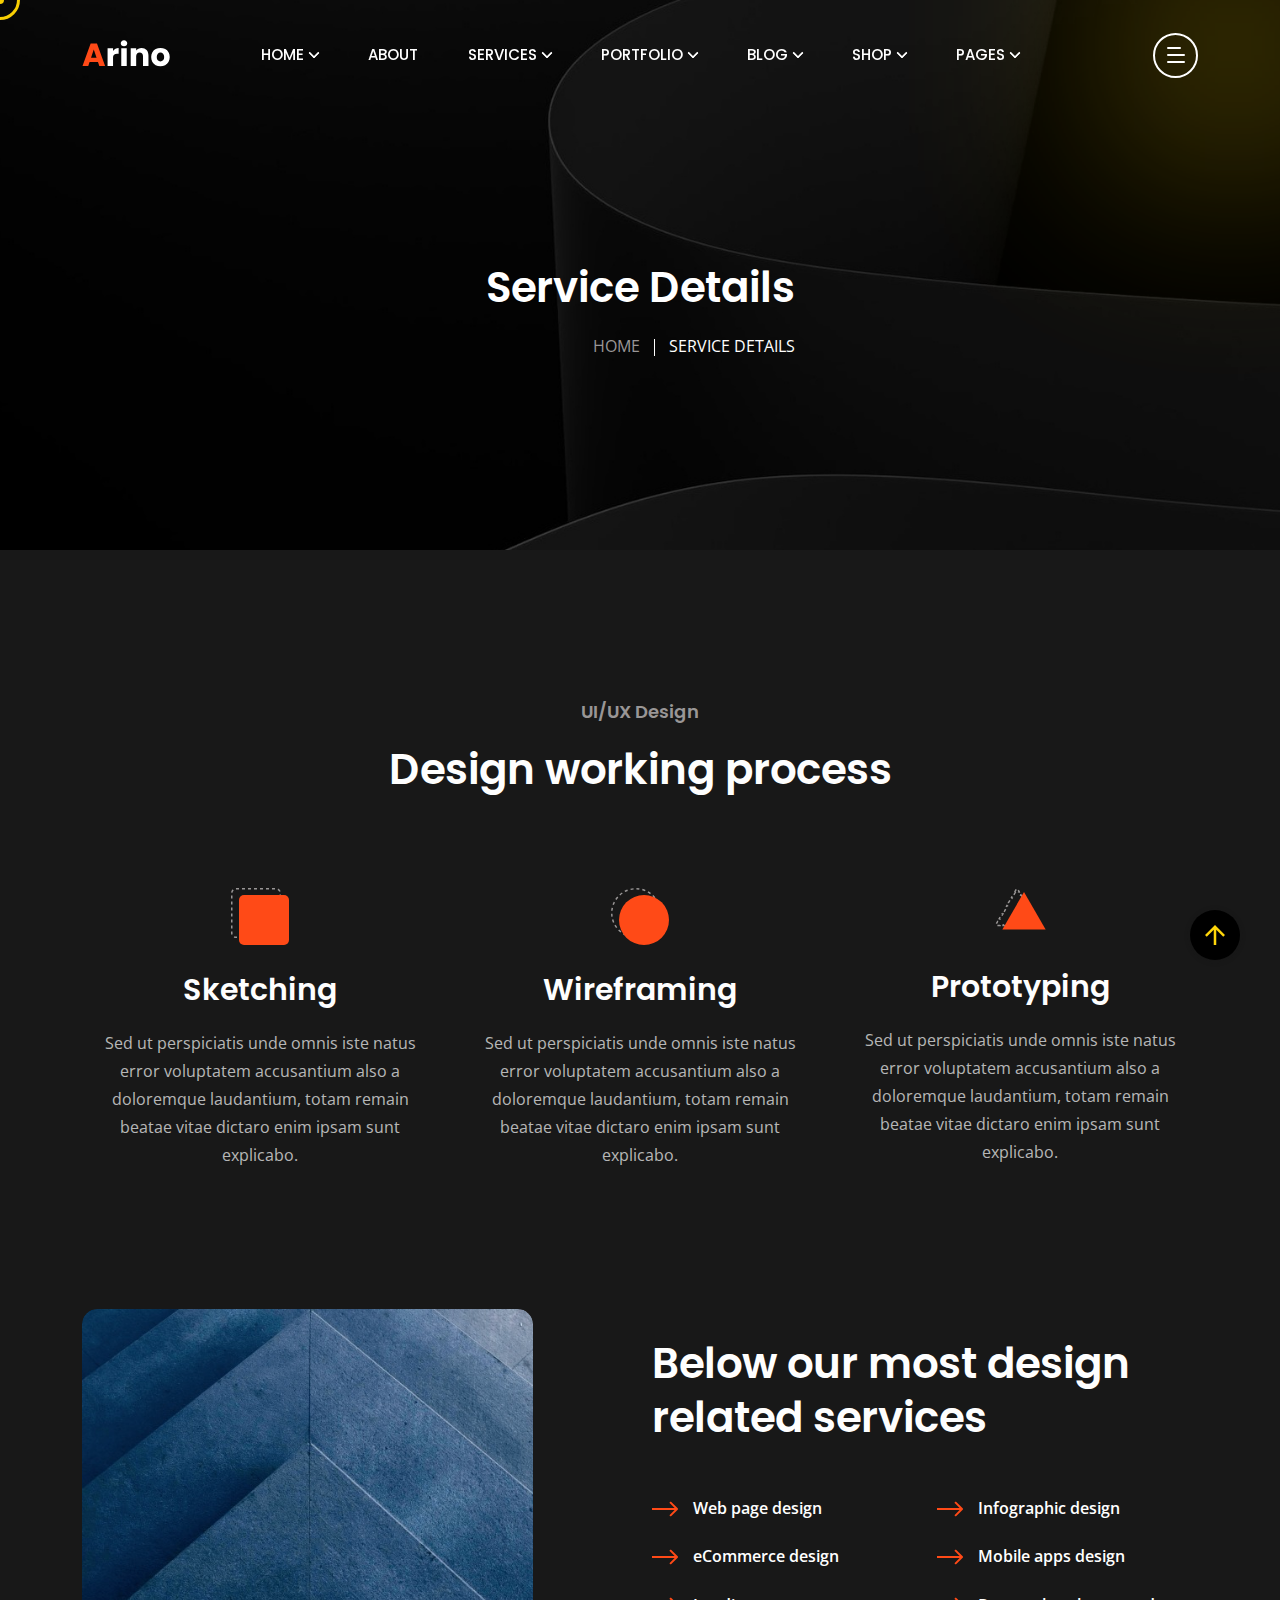
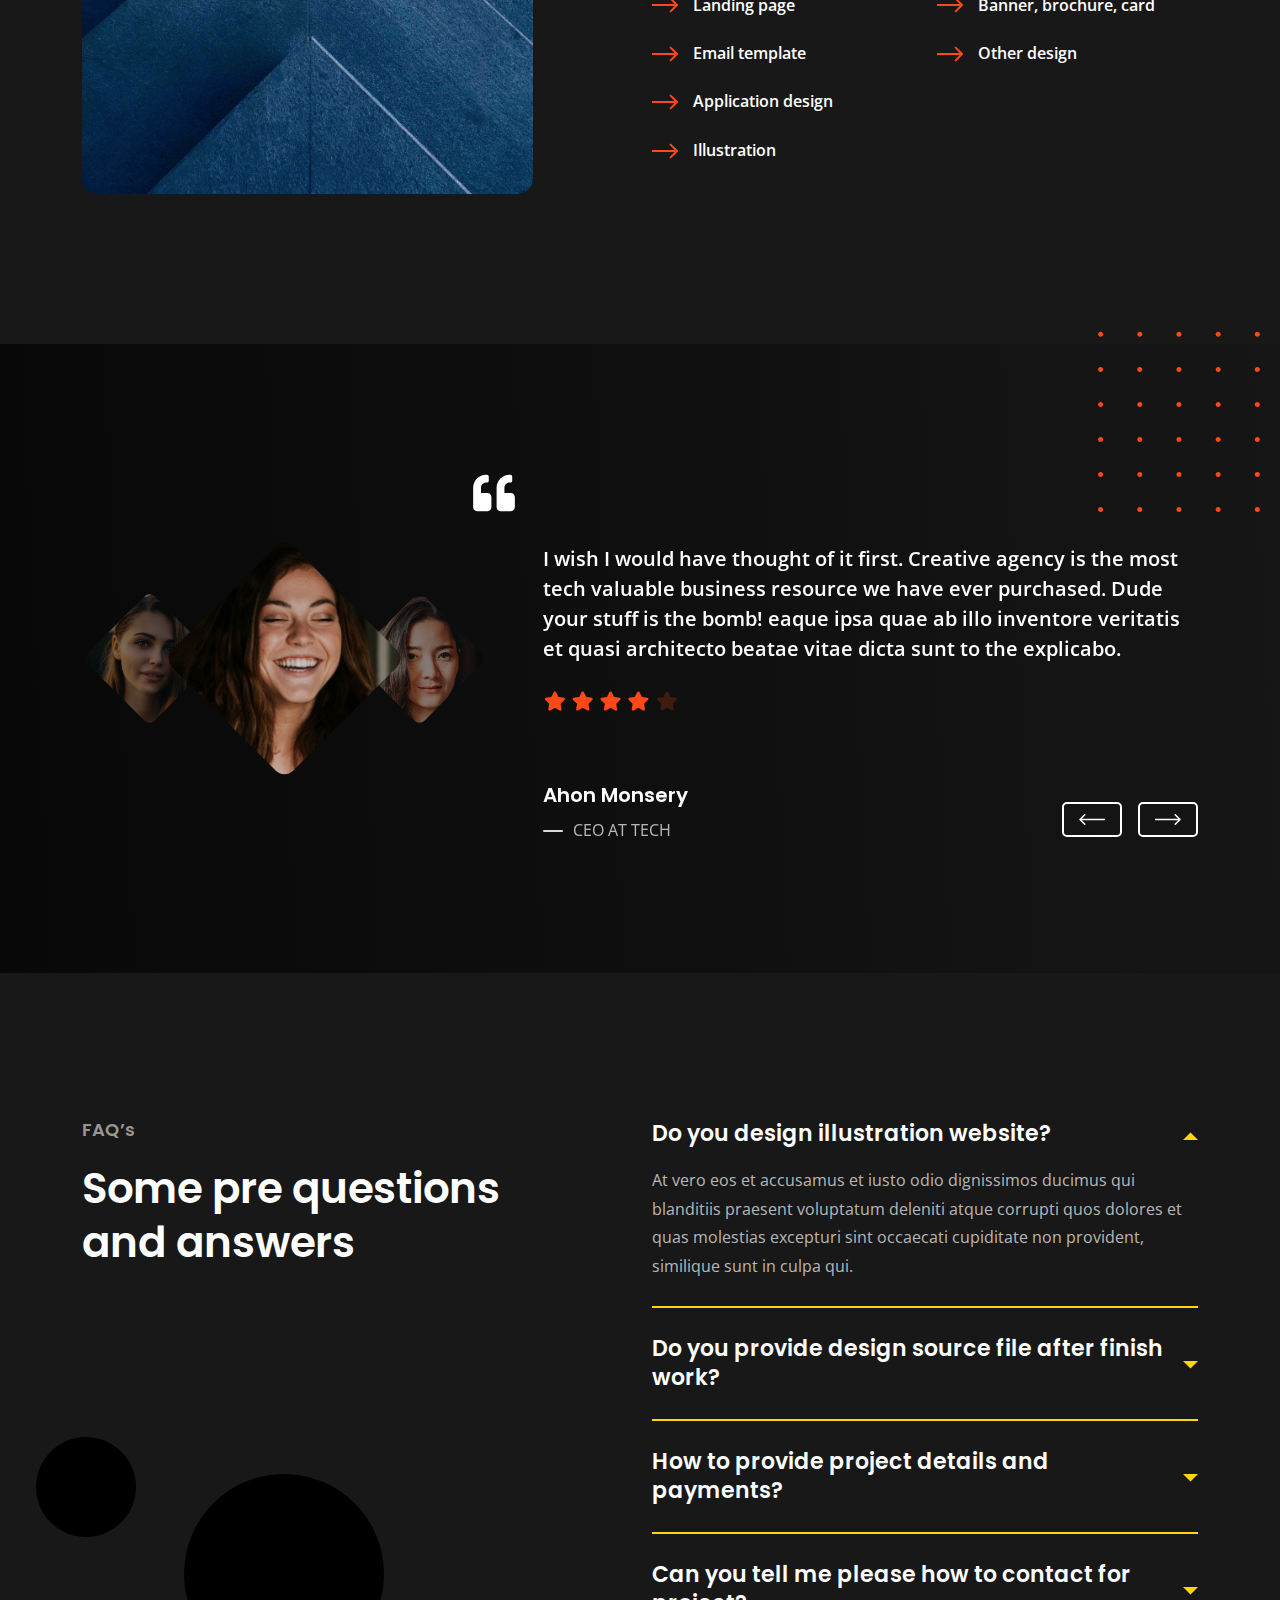
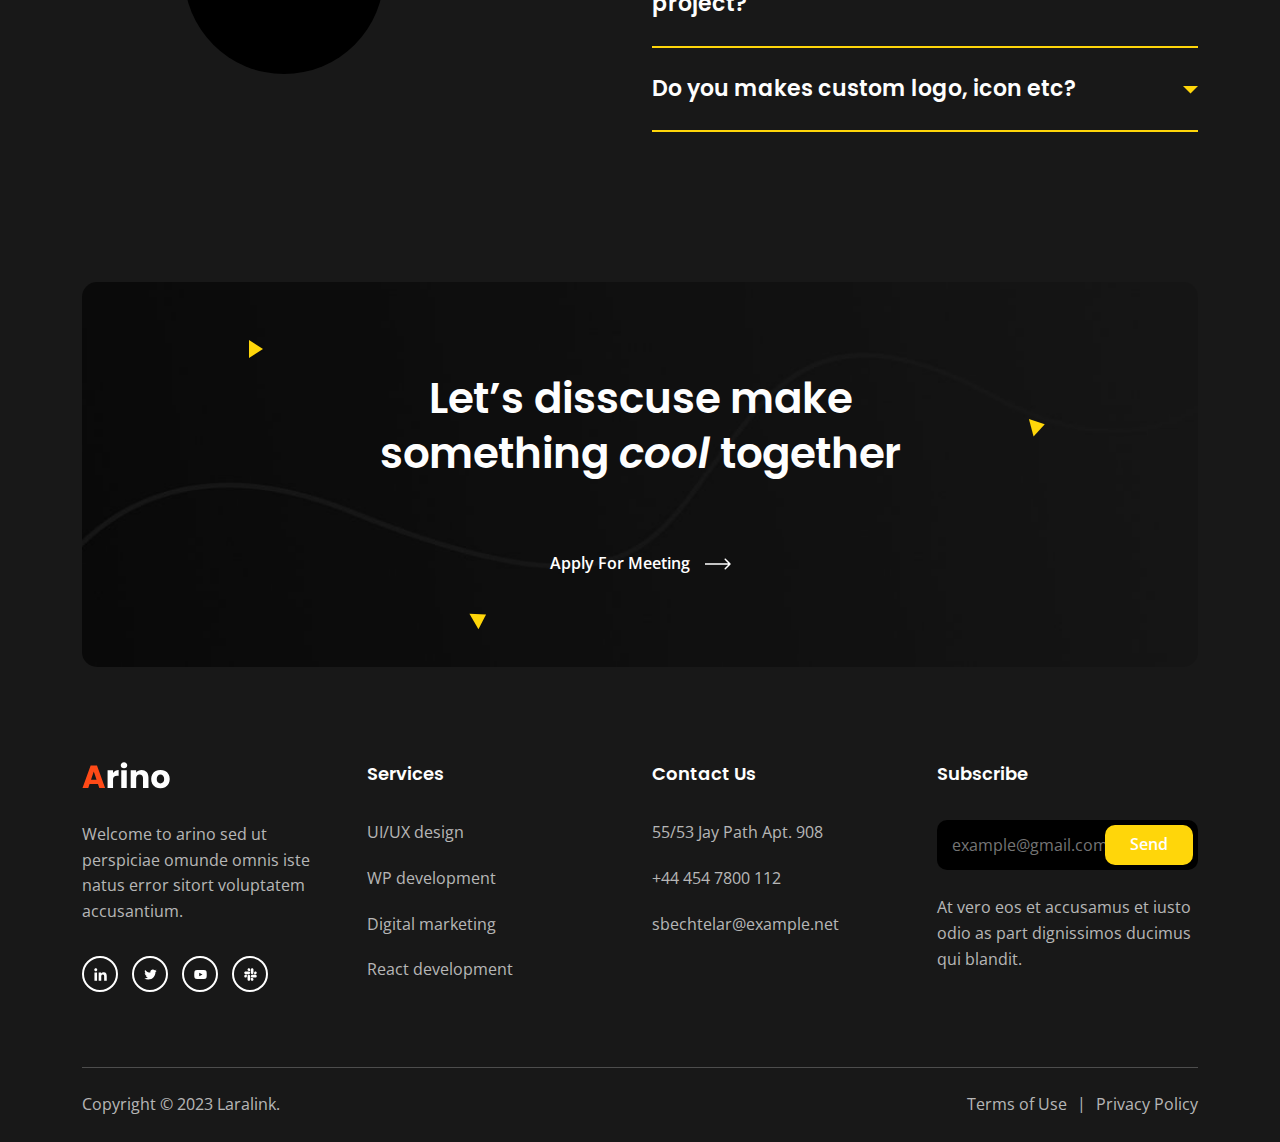
<file: service-details.html>
<!DOCTYPE html>
<html class="no-js" lang="en">

<head>
  <!-- Meta Tags -->
  <meta charset="utf-8">
  <meta http-equiv="x-ua-compatible" content="ie=edge">
  <meta name="viewport" content="width=device-width, initial-scale=1">
  <meta name="author" content="Laralink">
  <!-- Favicon Icon -->
  <link rel="icon" href="assets/img/favicon.png">
  <!-- Site Title -->
  <title>noisyfoxes - Creative Agency Template</title>
  <link rel="stylesheet" href="assets/css/plugins/bootstrap.min.css">
  <link rel="stylesheet" href="assets/css/plugins/fontawesome.min.css">
  <link rel="stylesheet" href="assets/css/plugins/slick.css">
  <link rel="stylesheet" href="assets/css/plugins/lightgallery.min.css">
  <link rel="stylesheet" href="assets/css/plugins/animate.css">
  <link rel="stylesheet" href="assets/css/style.css">
</head>

<body>
  <div class="cs-preloader cs-center">
    <div class="cs-preloader_in"></div>
  </div>
  <!-- Start Header Section -->
  <header class="cs-site_header cs-style1 text-uppercase cs-sticky_header">
    <div class="cs-main_header">
      <div class="container">
        <div class="cs-main_header_in">
          <div class="cs-main_header_left">
            <a class="cs-site_branding" href="index.html">
              <img src="assets/img/logo.svg" alt="Logo">
            </a>
          </div>
          <div class="cs-main_header_center">
            <div class="cs-nav cs-primary_font cs-medium">
              <ul class="cs-nav_list">
                <li class="menu-item-has-children cs-mega_menu">
                  <a href="index.html">Home</a>
                  <ul class="cs-mega_wrapper">
                    <li>
                      <ul>
                        <li>
                          <a href="index.html" class="cs-nav_list_img">
                            <img src="assets/img/demo/main-home.jpeg" alt="Thumb">
                          </a>
                          <a href="index.html">Main Home</a>
                        </li>
                        <li>
                          <a href="architecture-agency.html" class="cs-nav_list_img">
                            <img src="assets/img/demo/architecture-agency.jpeg" alt="Thumb">
                          </a>
                          <a href="architecture-agency.html">Architecture Agency</a>
                          <span class="cs-header_badge">New</span>
                        </li>
                      </ul>
                    </li>
                    <li>
                      <ul>
                        <li>
                          <a href="photography-agency.html" class="cs-nav_list_img">
                            <img src="assets/img/demo/photography-agency.jpeg" alt="Thumb">
                          </a>
                          <a href="photography-agency.html">Photography Agency</a>
                        </li>
                        <li>
                          <a href="creative-solution.html" class="cs-nav_list_img">
                            <img src="assets/img/demo/creative-solution.jpeg" alt="Thumb">
                          </a>
                          <a href="creative-solution.html">Creative Solution</a>
                          <span class="cs-header_badge">New</span>
                        </li>
                      </ul>
                    </li>
                    <li>
                      <ul>
                        <li>
                          <a href="creative-portfolio.html" class="cs-nav_list_img">
                            <img src="assets/img/demo/portfolio.jpeg" alt="Thumb">
                          </a>
                          <a href="creative-portfolio.html">Creative Portfolio</a>
                        </li>
                        <li>
                          <a href="personal-portfolio.html" class="cs-nav_list_img">
                            <img src="assets/img/demo/personal-portfolio.jpeg" alt="Thumb">
                            <span class="cs-header_badge">New</span>
                          </a>
                          <a href="personal-portfolio.html">Personal Portfolio</a>
                        </li>
                      </ul>
                    </li>
                    <li>
                      <ul>
                        <li>
                          <a href="digital-agency.html" class="cs-nav_list_img">
                            <img src="assets/img/demo/digital-agency.jpeg" alt="Thumb">
                          </a>
                          <a href="digital-agency.html">Digital Agency</a>
                        </li>
                        <li>
                          <a href="https://arino-html-rtl.vercel.app" target="_blank" class="cs-nav_list_img">
                            <img src="assets/img/demo/rtl.jpeg" alt="Thumb">
                          </a>
                          <a href="https://arino-html-rtl.vercel.app" target="_blank">RTL Demo</a>
                        </li>
                      </ul>
                    </li>
                    <li>
                      <ul>
                        <li>
                          <a href="marketing-agency.html" class="cs-nav_list_img">
                            <img src="assets/img/demo/marketing.jpeg" alt="Thumb">
                          </a>
                          <a href="marketing-agency.html">Marketing Agency</a>
                        </li>
                        <li>
                          <a href="showcase-portfolio.html" class="cs-nav_list_img">
                            <img src="assets/img/demo/portfolio-showcase.jpeg" alt="Thumb">
                          </a>
                          <a href="showcase-portfolio.html">Portfolio Showcase</a>
                        </li>
                        <li>
                          <a href="case-study-showcase.html" class="cs-nav_list_img">
                            <img src="assets/img/demo/case-study-showcase.jpeg" alt="Thumb">
                          </a>
                          <a href="case-study-showcase.html">Case Study Showcase</a>
                        </li>
                      </ul>
                    </li>
                    <li>
                      <ul>
                        <li>
                          <a href="freelancer-agency.html" class="cs-nav_list_img">
                            <img src="assets/img/demo/freelancer-agency.jpeg" alt="Thumb">
                          </a>
                          <a href="freelancer-agency.html">Freelancing Agency</a>
                        </li>
                        <li>
                          <a href="video-showcase.html" class="cs-nav_list_img">
                            <img src="assets/img/demo/video-showcase.jpeg" alt="Thumb">
                            <span class="cs-header_badge">New</span>
                          </a>
                          <a href="video-showcase.html">Video Showcase</a>
                        </li>
                      </ul>
                    </li>
                  </ul>
                </li>
                <li><a href="about.html">About</a></li>
                <li class="menu-item-has-children"><a href="service.html">Services</a>
                  <ul>
                    <li><a href="service.html">Services</a></li>
                    <li><a href="service-details.html">Service Details</a></li>
                  </ul>
                </li>
                <li class="menu-item-has-children"><a href="portfolio.html">Portfolio</a>
                  <ul>
                    <li><a href="portfolio.html">Portfolio</a></li>
                    <li><a href="portfolio-details.html">Portfolio Details</a></li>
                  </ul>
                </li>
                <li class="menu-item-has-children"><a href="blog.html">Blog</a>
                  <ul>
                    <li><a href="blog.html">Blog</a></li>
                    <li><a href="blog-details.html">Blog Details</a></li>
                  </ul>
                </li>
                <li class="menu-item-has-children">
                  <a href="shop.html">Shop</a>
                  <ul>
                    <li>
                      <a href="shop.html">Our Shop</a>
                    </li>
                    <li>
                      <a href="shop-product-details.html">Shop Details</a>
                    </li>
                    <li>
                      <a href="shop-cart.html">Cart</a>
                    </li>
                    <li>
                      <a href="shop-checkout.html">Checkout</a>
                    </li>
                    <li>
                      <a href="shop-order-recived.html">Success Order</a>
                    </li>
                    <li>
                      <a href="shop-wishlist.html">Wishlist</a>
                    </li>
                  </ul>
                </li>
                <li class="menu-item-has-children"><a href="#">Pages</a>
                  <ul>
                    <li><a href="contact.html">Contact</a></li>
                    <li><a href="team.html">Team</a></li>
                    <li><a href="team-details.html">Team Details</a></li>
                    <li><a href="case-study.html">Case Study Details</a></li>
                    <li><a href="faq.html">FAQ</a></li>
                  </ul>
                </li>
              </ul>
            </div>
          </div>
          <div class="cs-main_header_right">
            <div class="cs-toolbox">
              <span class="cs-icon_btn">
                <span class="cs-icon_btn_in">
                  <span></span>
                  <span></span>
                  <span></span>
                  <span></span>
                </span>
              </span>
            </div>
          </div>
        </div>
      </div>
    </div>
  </header>
  <div class="cs-side_header">
    <button class="cs-close"></button>
    <div class="cs-side_header_overlay"></div>
    <div class="cs-side_header_in">
      <div class="cs-side_header_shape"></div>
      <a class="cs-site_branding" href="index.html">
        <img src="assets/img/footer_logo.svg" alt="Logo">
      </a>
      <div class="cs-side_header_box">
        <h2 class="cs-side_header_heading">Do you have a project in your  <br> mind? Keep connect us.</h2>
      </div>
      <div class="cs-side_header_box">
        <h3 class="cs-side_header_title cs-primary_color">Contact Us</h3>
        <ul class="cs-contact_info cs-style1 cs-mp0">
          <li>
            <svg width="18" height="18" viewBox="0 0 18 18" fill="none" xmlns="http://www.w3.org/2000/svg">
              <path d="M17 12.5C15.75 12.5 14.55 12.3 13.43 11.93C13.08 11.82 12.69 11.9 12.41 12.17L10.21 14.37C7.38 12.93 5.06 10.62 3.62 7.79L5.82 5.58C6.1 5.31 6.18 4.92 6.07 4.57C5.7 3.45 5.5 2.25 5.5 1C5.5 0.45 5.05 0 4.5 0H1C0.45 0 0 0.45 0 1C0 10.39 7.61 18 17 18C17.55 18 18 17.55 18 17V13.5C18 12.95 17.55 12.5 17 12.5ZM9 0V10L12 7H18V0H9Z" fill="#FF4A17"/>
            </svg>
            <span>+44 454 7800 112</span>
          </li>
          <li>
            <svg width="20" height="18" viewBox="0 0 20 18" fill="none" xmlns="http://www.w3.org/2000/svg">
              <path d="M20 6.98V16C20 17.1 19.1 18 18 18H2C0.9 18 0 17.1 0 16V4C0 2.9 0.9 2 2 2H12.1C12.04 2.32 12 2.66 12 3C12 4.48 12.65 5.79 13.67 6.71L10 9L2 4V6L10 11L15.3 7.68C15.84 7.88 16.4 8 17 8C18.13 8 19.16 7.61 20 6.98ZM14 3C14 4.66 15.34 6 17 6C18.66 6 20 4.66 20 3C20 1.34 18.66 0 17 0C15.34 0 14 1.34 14 3Z" fill="#FF4A17"/>
            </svg>              
            <span>infotech@arino.com</span>
          </li>
          <li>
            <svg width="14" height="20" viewBox="0 0 14 20" fill="none" xmlns="http://www.w3.org/2000/svg">
              <path d="M7 0C3.13 0 0 3.13 0 7C0 12.25 7 20 7 20C7 20 14 12.25 14 7C14 3.13 10.87 0 7 0ZM7 9.5C5.62 9.5 4.5 8.38 4.5 7C4.5 5.62 5.62 4.5 7 4.5C8.38 4.5 9.5 5.62 9.5 7C9.5 8.38 8.38 9.5 7 9.5Z" fill="#FF4A17"/>
            </svg>              
            <span>50 Wall Street Suite, 44150 <br>Ohio, United States</span>
          </li>
        </ul>
      </div>
      <div class="cs-side_header_box">
        <h3 class="cs-side_header_title cs-primary_color">Subscribe</h3>
        <div class="cs-newsletter cs-style1">
          <form action="#" class="cs-newsletter_form">
            <input type="email" class="cs-newsletter_input" placeholder="example@gmail.com">
            <button class="cs-newsletter_btn"><span>Send</span></button>
          </form>
          <div class="cs-newsletter_text">At vero eos et accusamus et iusto odio as part dignissimos ducimus qui blandit.</div>
        </div>
      </div>
      <div class="cs-side_header_box">
        <div class="cs-social_btns cs-style1">
          <a href="#" class="cs-center">
            <svg width="15" height="15" viewBox="0 0 15 15" fill="none" xmlns="http://www.w3.org/2000/svg">
              <path d="M4.04799 13.7497H1.45647V5.4043H4.04799V13.7497ZM2.75084 4.2659C1.92215 4.2659 1.25 3.57952 1.25 2.75084C1.25 2.35279 1.40812 1.97105 1.68958 1.68958C1.97105 1.40812 2.35279 1.25 2.75084 1.25C3.14888 1.25 3.53063 1.40812 3.81209 1.68958C4.09355 1.97105 4.25167 2.35279 4.25167 2.75084C4.25167 3.57952 3.57924 4.2659 2.75084 4.2659ZM13.7472 13.7497H11.1613V9.68722C11.1613 8.71903 11.1417 7.4774 9.81389 7.4774C8.46652 7.4774 8.26004 8.5293 8.26004 9.61747V13.7497H5.67132V5.4043H8.15681V6.54269H8.19308C8.53906 5.887 9.38421 5.19503 10.6451 5.19503C13.2679 5.19503 13.75 6.92215 13.75 9.16546V13.7497H13.7472Z" fill="white"></path>
            </svg> 
          </a>
          <a href="#" class="cs-center">
            <svg width="13" height="11" viewBox="0 0 13 11" fill="none" xmlns="http://www.w3.org/2000/svg">
              <path d="M11.4651 2.95396C11.4731 3.065 11.4731 3.17606 11.4731 3.2871C11.4731 6.67383 8.89535 10.5761 4.18402 10.5761C2.73255 10.5761 1.38421 10.1557 0.25 9.42608C0.456226 9.44986 0.654494 9.4578 0.868655 9.4578C2.06629 9.4578 3.16879 9.0533 4.04918 8.36326C2.92291 8.33946 1.97906 7.60183 1.65386 6.5866C1.81251 6.61038 1.97112 6.62624 2.1377 6.62624C2.36771 6.62624 2.59774 6.59451 2.81188 6.53901C1.63802 6.30105 0.757595 5.26996 0.757595 4.02472V3.99301C1.09864 4.18336 1.49524 4.30233 1.91558 4.31818C1.22554 3.85814 0.773464 3.07294 0.773464 2.1846C0.773464 1.70872 0.900344 1.27249 1.12244 0.891774C2.38355 2.44635 4.27919 3.46156 6.40481 3.57262C6.36516 3.38226 6.34136 3.184 6.34136 2.9857C6.34136 1.57388 7.4835 0.423828 8.90323 0.423828C9.64086 0.423828 10.3071 0.733156 10.7751 1.23284C11.354 1.1218 11.9093 0.907643 12.401 0.614185C12.2106 1.20906 11.8061 1.70875 11.2748 2.02598C11.7903 1.97049 12.29 1.82769 12.75 1.62942C12.4011 2.13702 11.9648 2.5891 11.4651 2.95396V2.95396Z" fill="white"></path>
            </svg>                    
          </a>
          <a href="#" class="cs-center">
            <svg width="13" height="9" viewBox="0 0 13 9" fill="none" xmlns="http://www.w3.org/2000/svg">
              <path d="M12.4888 1.48066C12.345 0.939353 11.9215 0.513038 11.3837 0.368362C10.4089 0.105469 6.5 0.105469 6.5 0.105469C6.5 0.105469 2.59116 0.105469 1.61633 0.368362C1.07853 0.513061 0.65496 0.939353 0.5112 1.48066C0.25 2.4618 0.25 4.50887 0.25 4.50887C0.25 4.50887 0.25 6.55595 0.5112 7.53709C0.65496 8.0784 1.07853 8.48695 1.61633 8.63163C2.59116 8.89452 6.5 8.89452 6.5 8.89452C6.5 8.89452 10.4088 8.89452 11.3837 8.63163C11.9215 8.48695 12.345 8.0784 12.4888 7.53709C12.75 6.55595 12.75 4.50887 12.75 4.50887C12.75 4.50887 12.75 2.4618 12.4888 1.48066V1.48066ZM5.22158 6.36746V2.65029L8.48861 4.50892L5.22158 6.36746V6.36746Z" fill="white"></path>
            </svg>                    
          </a>
          <a href="#" class="cs-center">
            <svg width="13" height="13" viewBox="0 0 13 13" fill="none" xmlns="http://www.w3.org/2000/svg">
              <path d="M2.87612 8.149C2.87612 8.87165 2.28571 9.46205 1.56306 9.46205C0.840402 9.46205 0.25 8.87165 0.25 8.149C0.25 7.42634 0.840402 6.83594 1.56306 6.83594H2.87612V8.149ZM3.53795 8.149C3.53795 7.42634 4.12835 6.83594 4.851 6.83594C5.57366 6.83594 6.16406 7.42634 6.16406 8.149V11.4369C6.16406 12.1596 5.57366 12.75 4.851 12.75C4.12835 12.75 3.53795 12.1596 3.53795 11.4369V8.149ZM4.851 2.87612C4.12835 2.87612 3.53795 2.28571 3.53795 1.56306C3.53795 0.840402 4.12835 0.25 4.851 0.25C5.57366 0.25 6.16406 0.840402 6.16406 1.56306V2.87612H4.851V2.87612ZM4.851 3.53795C5.57366 3.53795 6.16406 4.12835 6.16406 4.851C6.16406 5.57366 5.57366 6.16406 4.851 6.16406H1.56306C0.840402 6.16406 0.25 5.57366 0.25 4.851C0.25 4.12835 0.840402 3.53795 1.56306 3.53795H4.851V3.53795ZM10.1239 4.851C10.1239 4.12835 10.7143 3.53795 11.4369 3.53795C12.1596 3.53795 12.75 4.12835 12.75 4.851C12.75 5.57366 12.1596 6.16406 11.4369 6.16406H10.1239V4.851V4.851ZM9.46205 4.851C9.46205 5.57366 8.87165 6.16406 8.149 6.16406C7.42634 6.16406 6.83594 5.57366 6.83594 4.851V1.56306C6.83594 0.840402 7.42634 0.25 8.149 0.25C8.87165 0.25 9.46205 0.840402 9.46205 1.56306V4.851V4.851ZM8.149 10.1239C8.87165 10.1239 9.46205 10.7143 9.46205 11.4369C9.46205 12.1596 8.87165 12.75 8.149 12.75C7.42634 12.75 6.83594 12.1596 6.83594 11.4369V10.1239H8.149ZM8.149 9.46205C7.42634 9.46205 6.83594 8.87165 6.83594 8.149C6.83594 7.42634 7.42634 6.83594 8.149 6.83594H11.4369C12.1596 6.83594 12.75 7.42634 12.75 8.149C12.75 8.87165 12.1596 9.46205 11.4369 9.46205H8.149Z" fill="white"></path>
            </svg>                    
          </a>
        </div>
      </div>
    </div>
  </div>
  <!-- End Header Section -->
  
  <!-- Start Hero -->
  <div class="cs-page_heading cs-style1 cs-center text-center cs-bg" data-src="assets/img/service_hero_bg.jpeg">
    <div class="container">
      <div class="cs-page_heading_in">
        <h1 class="cs-page_title cs-font_50 cs-white_color">Service Details</h1>
        <ol class="breadcrumb text-uppercase">
          <li class="breadcrumb-item"><a href="index.html">Home</a></li>
          <li class="breadcrumb-item active">Service Details</li>
        </ol>
      </div>
    </div>
  </div>
  <!-- End Hero -->
  <div class="cs-height_150 cs-height_lg_80"></div>
  <!-- Start Icon Box -->
  <div class="container">
    <div class="cs-section_heading cs-style1 text-center">
      <h3 class="cs-section_subtitle">UI/UX Design</h3>
      <h2 class="cs-section_title">Design working process</h2>
    </div>
    <div class="cs-height_90 cs-height_lg_45"></div>
    <div class="row">
      <div class="col-lg-4">
        <div class="cs-iconbox cs-style2 text-center">
          <div class="cs-iconbox_icon">
            <svg width="58" height="57" viewBox="0 0 58 57" fill="none" xmlns="http://www.w3.org/2000/svg">
              <rect x="0.75" y="0.75" width="48.5" height="48.5" rx="4.25" stroke="#999696" stroke-width="1.5" stroke-dasharray="3 3"/>
              <rect x="8" y="7" width="50" height="50" rx="5" fill="#FF4A17"/>
            </svg>              
          </div>
          <h2 class="cs-iconbox_title">Sketching</h2>
          <div class="cs-iconbox_subtitle">Sed ut perspiciatis unde omnis iste natus error voluptatem accusantium also a doloremque laudantium, totam remain beatae vitae dictaro enim ipsam sunt explicabo.</div>
        </div>
        <div class="cs-height_30 cs-height_lg_35"></div>
      </div>
      <div class="col-lg-4">
        <div class="cs-iconbox cs-style2 text-center">
          <div class="cs-iconbox_icon">
            <svg width="58" height="57" viewBox="0 0 58 57" fill="none" xmlns="http://www.w3.org/2000/svg">
              <circle cx="25" cy="25" r="24.25" stroke="#999696" stroke-width="1.5" stroke-dasharray="3 3"/>
              <circle cx="33" cy="32" r="25" fill="#FF4A17"/>
            </svg>                            
          </div>
          <h2 class="cs-iconbox_title">Wireframing</h2>
          <div class="cs-iconbox_subtitle">Sed ut perspiciatis unde omnis iste natus error voluptatem accusantium also a doloremque laudantium, totam remain beatae vitae dictaro enim ipsam sunt explicabo.</div>
        </div>
        <div class="cs-height_30 cs-height_lg_35"></div>
      </div>
      <div class="col-lg-4">
        <div class="cs-iconbox cs-style2 text-center">
          <div class="cs-iconbox_icon">
            <svg width="57" height="54" viewBox="0 0 57 54" fill="none" xmlns="http://www.w3.org/2000/svg">
              <path d="M22.6803 4.01786L24.2268 1.33929L24.8763 1.71429L25 1.5L25.1237 1.71429L25.7732 1.33929L27.3197 4.01786L26.6702 4.39286L28.2167 7.07143L28.8662 6.69643L30.4127 9.375L29.7631 9.75L31.3096 12.4286L31.9591 12.0536L33.5056 14.7321L32.8561 15.1071L34.4026 17.7857L35.0521 17.4107L36.5986 20.0893L35.949 20.4643L37.4955 23.1429L38.145 22.7679L39.6915 25.4464L39.042 25.8214L40.5885 28.5L41.238 28.125L42.7845 30.8036L42.1349 31.1786L43.6814 33.8571L44.3309 33.4821L45.8774 36.1607L45.2279 36.5357L45.3516 36.75H45.1042V37.5H42.0112V36.75H38.9183V37.5H35.8253V36.75H32.7324V37.5H29.6394V36.75H26.5465V37.5H23.4535V36.75H20.3606V37.5H17.2676V36.75H14.1747V37.5H11.0817V36.75H7.98879V37.5H4.89584V36.75H4.6484L4.77212 36.5357L4.1226 36.1607L5.66908 33.4821L6.3186 33.8571L7.86507 31.1786L7.21555 30.8036L8.76202 28.125L9.41154 28.5L10.958 25.8214L10.3085 25.4464L11.855 22.7679L12.5045 23.1429L14.051 20.4643L13.4014 20.0893L14.9479 17.4107L15.5974 17.7857L17.1439 15.1071L16.4944 14.7321L18.0409 12.0536L18.6904 12.4286L20.2369 9.75L19.5873 9.375L21.1338 6.69643L21.7833 7.07143L23.3298 4.39286L22.6803 4.01786Z" stroke="#999696" stroke-width="1.5" stroke-dasharray="3 3"/>
              <path d="M32 4L53.6506 41.5H10.3494L32 4Z" fill="#FF4A17"/>
            </svg>                            
          </div>
          <h2 class="cs-iconbox_title">Prototyping</h2>
          <div class="cs-iconbox_subtitle">Sed ut perspiciatis unde omnis iste natus error voluptatem accusantium also a doloremque laudantium, totam remain beatae vitae dictaro enim ipsam sunt explicabo.</div>
        </div>
        <div class="cs-height_30 cs-height_lg_35"></div>
      </div>
    </div>
  </div>
  <!-- End Icon Box -->
  <div class="cs-height_110 cs-height_lg_40"></div>
  <!-- Start Related Service -->
  <div class="container">
    <div class="row align-items-center">
      <div class="col-xl-5 col-lg-6">
        <div class="cs-radius_15 cs-shine_hover_1">
          <img class="cs-radius_15 w-100" src="assets/img/service_img_1.jpeg" alt="Service Image">
        </div>
        <div class="cs-height_0 cs-height_lg_40"></div>
      </div>
      <div class="col-lg-6 offset-xl-1">
        <h2 class="cs-font_50 cs-m0">Below our most design related services</h2>
        <div class="cs-height_50 cs-height_lg_30"></div>
        <div class="row">
          <div class="col-lg-6">
            <ul class="cs-list cs-style1 cs-mp0">
              <li>
                <a href="service-details.html" class="cs-text_btn cs-type2">
                  <svg width="26" height="16" viewBox="0 0 26 16" fill="none" xmlns="http://www.w3.org/2000/svg">
                    <path d="M25.7071 8.70711C26.0976 8.31658 26.0976 7.68342 25.7071 7.29289L19.3431 0.928932C18.9526 0.538408 18.3195 0.538408 17.9289 0.928932C17.5384 1.31946 17.5384 1.95262 17.9289 2.34315L23.5858 8L17.9289 13.6569C17.5384 14.0474 17.5384 14.6805 17.9289 15.0711C18.3195 15.4616 18.9526 15.4616 19.3431 15.0711L25.7071 8.70711ZM0 9H25V7H0V9Z" fill="#FF4A17"/>
                  </svg>                    
                  <span>Web page design</span>              
                </a>
              </li>
              <li>
                <a href="service-details.html" class="cs-text_btn cs-type2">
                  <svg width="26" height="16" viewBox="0 0 26 16" fill="none" xmlns="http://www.w3.org/2000/svg">
                    <path d="M25.7071 8.70711C26.0976 8.31658 26.0976 7.68342 25.7071 7.29289L19.3431 0.928932C18.9526 0.538408 18.3195 0.538408 17.9289 0.928932C17.5384 1.31946 17.5384 1.95262 17.9289 2.34315L23.5858 8L17.9289 13.6569C17.5384 14.0474 17.5384 14.6805 17.9289 15.0711C18.3195 15.4616 18.9526 15.4616 19.3431 15.0711L25.7071 8.70711ZM0 9H25V7H0V9Z" fill="#FF4A17"/>
                  </svg>                    
                  <span>eCommerce design</span>              
                </a>
              </li>
              <li>
                <a href="service-details.html" class="cs-text_btn cs-type2">
                  <svg width="26" height="16" viewBox="0 0 26 16" fill="none" xmlns="http://www.w3.org/2000/svg">
                    <path d="M25.7071 8.70711C26.0976 8.31658 26.0976 7.68342 25.7071 7.29289L19.3431 0.928932C18.9526 0.538408 18.3195 0.538408 17.9289 0.928932C17.5384 1.31946 17.5384 1.95262 17.9289 2.34315L23.5858 8L17.9289 13.6569C17.5384 14.0474 17.5384 14.6805 17.9289 15.0711C18.3195 15.4616 18.9526 15.4616 19.3431 15.0711L25.7071 8.70711ZM0 9H25V7H0V9Z" fill="#FF4A17"/>
                  </svg>                    
                  <span>Landing page</span>              
                </a>
              </li>
              <li>
                <a href="service-details.html" class="cs-text_btn cs-type2">
                  <svg width="26" height="16" viewBox="0 0 26 16" fill="none" xmlns="http://www.w3.org/2000/svg">
                    <path d="M25.7071 8.70711C26.0976 8.31658 26.0976 7.68342 25.7071 7.29289L19.3431 0.928932C18.9526 0.538408 18.3195 0.538408 17.9289 0.928932C17.5384 1.31946 17.5384 1.95262 17.9289 2.34315L23.5858 8L17.9289 13.6569C17.5384 14.0474 17.5384 14.6805 17.9289 15.0711C18.3195 15.4616 18.9526 15.4616 19.3431 15.0711L25.7071 8.70711ZM0 9H25V7H0V9Z" fill="#FF4A17"/>
                  </svg>                    
                  <span>Email template</span>              
                </a>
              </li>
              <li>
                <a href="service-details.html" class="cs-text_btn cs-type2">
                  <svg width="26" height="16" viewBox="0 0 26 16" fill="none" xmlns="http://www.w3.org/2000/svg">
                    <path d="M25.7071 8.70711C26.0976 8.31658 26.0976 7.68342 25.7071 7.29289L19.3431 0.928932C18.9526 0.538408 18.3195 0.538408 17.9289 0.928932C17.5384 1.31946 17.5384 1.95262 17.9289 2.34315L23.5858 8L17.9289 13.6569C17.5384 14.0474 17.5384 14.6805 17.9289 15.0711C18.3195 15.4616 18.9526 15.4616 19.3431 15.0711L25.7071 8.70711ZM0 9H25V7H0V9Z" fill="#FF4A17"/>
                  </svg>                    
                  <span>Application design</span>              
                </a>
              </li>
              <li>
                <a href="service-details.html" class="cs-text_btn cs-type2">
                  <svg width="26" height="16" viewBox="0 0 26 16" fill="none" xmlns="http://www.w3.org/2000/svg">
                    <path d="M25.7071 8.70711C26.0976 8.31658 26.0976 7.68342 25.7071 7.29289L19.3431 0.928932C18.9526 0.538408 18.3195 0.538408 17.9289 0.928932C17.5384 1.31946 17.5384 1.95262 17.9289 2.34315L23.5858 8L17.9289 13.6569C17.5384 14.0474 17.5384 14.6805 17.9289 15.0711C18.3195 15.4616 18.9526 15.4616 19.3431 15.0711L25.7071 8.70711ZM0 9H25V7H0V9Z" fill="#FF4A17"/>
                  </svg>                    
                  <span>Illustration</span>              
                </a>
              </li>
            </ul>
          </div>
          <div class="col-lg-6">
            <div class="cs-height_0 cs-height_lg_10"></div>
            <ul class="cs-list cs-style1 cs-mp0">
              <li>
                <a href="service-details.html" class="cs-text_btn cs-type2">
                  <svg width="26" height="16" viewBox="0 0 26 16" fill="none" xmlns="http://www.w3.org/2000/svg">
                    <path d="M25.7071 8.70711C26.0976 8.31658 26.0976 7.68342 25.7071 7.29289L19.3431 0.928932C18.9526 0.538408 18.3195 0.538408 17.9289 0.928932C17.5384 1.31946 17.5384 1.95262 17.9289 2.34315L23.5858 8L17.9289 13.6569C17.5384 14.0474 17.5384 14.6805 17.9289 15.0711C18.3195 15.4616 18.9526 15.4616 19.3431 15.0711L25.7071 8.70711ZM0 9H25V7H0V9Z" fill="#FF4A17"/>
                  </svg>                    
                  <span>Infographic design</span>              
                </a>
              </li>
              <li>
                <a href="service-details.html" class="cs-text_btn cs-type2">
                  <svg width="26" height="16" viewBox="0 0 26 16" fill="none" xmlns="http://www.w3.org/2000/svg">
                    <path d="M25.7071 8.70711C26.0976 8.31658 26.0976 7.68342 25.7071 7.29289L19.3431 0.928932C18.9526 0.538408 18.3195 0.538408 17.9289 0.928932C17.5384 1.31946 17.5384 1.95262 17.9289 2.34315L23.5858 8L17.9289 13.6569C17.5384 14.0474 17.5384 14.6805 17.9289 15.0711C18.3195 15.4616 18.9526 15.4616 19.3431 15.0711L25.7071 8.70711ZM0 9H25V7H0V9Z" fill="#FF4A17"/>
                  </svg>                    
                  <span>Mobile apps design</span>              
                </a>
              </li>
              <li>
                <a href="service-details.html" class="cs-text_btn cs-type2">
                  <svg width="26" height="16" viewBox="0 0 26 16" fill="none" xmlns="http://www.w3.org/2000/svg">
                    <path d="M25.7071 8.70711C26.0976 8.31658 26.0976 7.68342 25.7071 7.29289L19.3431 0.928932C18.9526 0.538408 18.3195 0.538408 17.9289 0.928932C17.5384 1.31946 17.5384 1.95262 17.9289 2.34315L23.5858 8L17.9289 13.6569C17.5384 14.0474 17.5384 14.6805 17.9289 15.0711C18.3195 15.4616 18.9526 15.4616 19.3431 15.0711L25.7071 8.70711ZM0 9H25V7H0V9Z" fill="#FF4A17"/>
                  </svg>                    
                  <span>Banner, brochure, card</span>              
                </a>
              </li>
              <li>
                <a href="service-details.html" class="cs-text_btn cs-type2">
                  <svg width="26" height="16" viewBox="0 0 26 16" fill="none" xmlns="http://www.w3.org/2000/svg">
                    <path d="M25.7071 8.70711C26.0976 8.31658 26.0976 7.68342 25.7071 7.29289L19.3431 0.928932C18.9526 0.538408 18.3195 0.538408 17.9289 0.928932C17.5384 1.31946 17.5384 1.95262 17.9289 2.34315L23.5858 8L17.9289 13.6569C17.5384 14.0474 17.5384 14.6805 17.9289 15.0711C18.3195 15.4616 18.9526 15.4616 19.3431 15.0711L25.7071 8.70711ZM0 9H25V7H0V9Z" fill="#FF4A17"/>
                  </svg>                    
                  <span>Other design</span>              
                </a>
              </li>
            </ul>
          </div>
        </div>
      </div>
    </div>
  </div>
  <!-- End Related Service -->
  <div class="cs-height_150 cs-height_lg_80"></div>
  <!-- Start Testimonial Section -->
  <section class="cs-gradient_bg_1 cs-shape_wrap_3 cs-parallax">
    <div class="cs-shape_3 cs-to_up">
      <svg width="162" height="181" viewBox="0 0 162 181" fill="none" xmlns="http://www.w3.org/2000/svg">
        <path d="M156.833 178.434C156.833 177.053 157.954 175.932 159.335 175.932C160.716 175.932 161.837 177.053 161.837 178.434C161.837 179.814 160.716 180.935 159.335 180.935C157.954 180.935 156.833 179.814 156.833 178.434Z" fill="#FF4A17"/>
        <path d="M117.65 178.434C117.65 177.053 118.771 175.932 120.152 175.932C121.533 175.932 122.653 177.053 122.653 178.434C122.653 179.814 121.533 180.935 120.152 180.935C118.771 180.935 117.65 179.814 117.65 178.434Z" fill="#FF4A17"/>
        <path d="M78.4694 178.434C78.4694 177.053 79.5902 175.932 80.971 175.932C82.3517 175.932 83.4726 177.053 83.4726 178.434C83.4726 179.814 82.3517 180.935 80.971 180.935C79.5876 180.935 78.4694 179.814 78.4694 178.434Z" fill="#FF4A17"/>
        <path d="M39.286 178.434C39.286 177.053 40.4069 175.932 41.7876 175.932C43.1684 175.932 44.2893 177.053 44.2893 178.434C44.2893 179.814 43.1684 180.935 41.7876 180.935C40.4069 180.935 39.286 179.814 39.286 178.434Z" fill="#FF4A17"/>
        <path d="M0.102661 178.434C0.102661 177.053 1.22354 175.932 2.60429 175.932C3.98504 175.932 5.10591 177.053 5.10591 178.434C5.10591 179.814 3.98504 180.935 2.60429 180.935C1.22091 180.935 0.102661 179.814 0.102661 178.434Z" fill="#FF4A17"/>
        <path d="M156.833 143.419C156.833 142.038 157.954 140.917 159.335 140.917C160.716 140.917 161.837 142.038 161.837 143.419C161.837 144.799 160.716 145.92 159.335 145.92C157.954 145.92 156.833 144.799 156.833 143.419Z" fill="#FF4A17"/>
        <path d="M117.65 143.419C117.65 142.038 118.771 140.917 120.152 140.917C121.533 140.917 122.653 142.038 122.653 143.419C122.653 144.799 121.533 145.92 120.152 145.92C118.771 145.92 117.65 144.799 117.65 143.419Z" fill="#FF4A17"/>
        <path d="M78.4694 143.419C78.4694 142.038 79.5902 140.917 80.971 140.917C82.3517 140.917 83.4726 142.038 83.4726 143.419C83.4726 144.799 82.3517 145.92 80.971 145.92C79.5876 145.92 78.4694 144.799 78.4694 143.419Z" fill="#FF4A17"/>
        <path d="M39.286 143.419C39.286 142.038 40.4069 140.917 41.7876 140.917C43.1684 140.917 44.2893 142.038 44.2893 143.419C44.2893 144.799 43.1684 145.92 41.7876 145.92C40.4069 145.92 39.286 144.799 39.286 143.419Z" fill="#FF4A17"/>
        <path d="M0.102661 143.419C0.102661 142.038 1.22354 140.917 2.60429 140.917C3.98504 140.917 5.10591 142.038 5.10591 143.419C5.10591 144.799 3.98504 145.92 2.60429 145.92C1.22091 145.92 0.102661 144.799 0.102661 143.419Z" fill="#FF4A17"/>
        <path d="M156.833 108.404C156.833 107.023 157.954 105.902 159.335 105.902C160.716 105.902 161.837 107.023 161.837 108.404C161.837 109.785 160.716 110.906 159.335 110.906C157.954 110.906 156.833 109.787 156.833 108.404Z" fill="#FF4A17"/>
        <path d="M120.152 110.906C121.533 110.906 122.653 109.786 122.653 108.404C122.653 107.022 121.533 105.902 120.152 105.902C118.77 105.902 117.65 107.022 117.65 108.404C117.65 109.786 118.77 110.906 120.152 110.906Z" fill="#FF4A17"/>
        <path d="M80.9684 110.906C82.35 110.906 83.47 109.786 83.47 108.404C83.47 107.022 82.35 105.902 80.9684 105.902C79.5868 105.902 78.4668 107.022 78.4668 108.404C78.4668 109.786 79.5868 110.906 80.9684 110.906Z" fill="#FF4A17"/>
        <path d="M39.286 108.404C39.286 107.023 40.4069 105.902 41.7876 105.902C43.1684 105.902 44.2893 107.023 44.2893 108.404C44.2893 109.785 43.1684 110.906 41.7876 110.906C40.4069 110.906 39.286 109.787 39.286 108.404Z" fill="#FF4A17"/>
        <path d="M0.102661 108.404C0.102661 107.023 1.22354 105.902 2.60429 105.902C3.98504 105.902 5.10591 107.023 5.10591 108.404C5.10591 109.785 3.98504 110.906 2.60429 110.906C1.22091 110.906 0.102661 109.787 0.102661 108.404Z" fill="#FF4A17"/>
        <path d="M156.833 73.3918C156.833 72.011 157.954 70.8901 159.335 70.8901C160.716 70.8901 161.837 72.011 161.837 73.3918C161.837 74.7725 160.716 75.8934 159.335 75.8934C157.954 75.8908 156.833 74.7725 156.833 73.3918Z" fill="#FF4A17"/>
        <path d="M120.152 75.8934C121.533 75.8934 122.653 74.7734 122.653 73.3918C122.653 72.0102 121.533 70.8901 120.152 70.8901C118.77 70.8901 117.65 72.0102 117.65 73.3918C117.65 74.7734 118.77 75.8934 120.152 75.8934Z" fill="#FF4A17"/>
        <path d="M80.9684 75.8934C82.35 75.8934 83.47 74.7734 83.47 73.3918C83.47 72.0102 82.35 70.8901 80.9684 70.8901C79.5868 70.8901 78.4668 72.0102 78.4668 73.3918C78.4668 74.7734 79.5868 75.8934 80.9684 75.8934Z" fill="#FF4A17"/>
        <path d="M39.286 73.3918C39.286 72.011 40.4069 70.8901 41.7876 70.8901C43.1684 70.8901 44.2893 72.011 44.2893 73.3918C44.2893 74.7725 43.1684 75.8934 41.7876 75.8934C40.4069 75.8934 39.286 74.7725 39.286 73.3918Z" fill="#FF4A17"/>
        <path d="M0.102661 73.3918C0.102661 72.011 1.22354 70.8901 2.60429 70.8901C3.98504 70.8901 5.10591 72.011 5.10591 73.3918C5.10591 74.7725 3.98504 75.8934 2.60429 75.8934C1.22091 75.8908 0.102661 74.7725 0.102661 73.3918Z" fill="#FF4A17"/>
        <path d="M156.833 38.3766C156.833 36.9959 157.954 35.875 159.335 35.875C160.716 35.875 161.837 36.9959 161.837 38.3766C161.837 39.7574 160.716 40.8782 159.335 40.8782C157.954 40.8756 156.833 39.7574 156.833 38.3766Z" fill="#FF4A17"/>
        <path d="M120.152 40.8782C121.533 40.8782 122.653 39.7582 122.653 38.3766C122.653 36.995 121.533 35.875 120.152 35.875C118.77 35.875 117.65 36.995 117.65 38.3766C117.65 39.7582 118.77 40.8782 120.152 40.8782Z" fill="#FF4A17"/>
        <path d="M80.9684 40.8782C82.35 40.8782 83.47 39.7582 83.47 38.3766C83.47 36.995 82.35 35.875 80.9684 35.875C79.5868 35.875 78.4668 36.995 78.4668 38.3766C78.4668 39.7582 79.5868 40.8782 80.9684 40.8782Z" fill="#FF4A17"/>
        <path d="M39.286 38.3766C39.286 36.9959 40.4069 35.875 41.7876 35.875C43.1684 35.875 44.2893 36.9959 44.2893 38.3766C44.2893 39.7574 43.1684 40.8782 41.7876 40.8782C40.4069 40.8782 39.286 39.7574 39.286 38.3766Z" fill="#FF4A17"/>
        <path d="M0.102661 38.3766C0.102661 36.9959 1.22354 35.875 2.60429 35.875C3.98504 35.875 5.10591 36.9959 5.10591 38.3766C5.10591 39.7574 3.98504 40.8782 2.60429 40.8782C1.22091 40.8756 0.102661 39.7574 0.102661 38.3766Z" fill="#FF4A17"/>
        <path d="M156.833 3.36198C156.833 1.98123 157.954 0.860352 159.335 0.860352C160.716 0.860352 161.837 1.98123 161.837 3.36198C161.837 4.74273 160.716 5.8636 159.335 5.8636C157.954 5.8636 156.833 4.74273 156.833 3.36198Z" fill="#FF4A17"/>
        <path d="M117.65 3.36198C117.65 1.98123 118.771 0.860352 120.152 0.860352C121.533 0.860352 122.653 1.98123 122.653 3.36198C122.653 4.74273 121.533 5.8636 120.152 5.8636C118.771 5.8636 117.65 4.74273 117.65 3.36198Z" fill="#FF4A17"/>
        <path d="M78.4694 3.36198C78.4694 1.98123 79.5902 0.860352 80.971 0.860352C82.3517 0.860352 83.4726 1.98123 83.4726 3.36198C83.4726 4.74273 82.3517 5.8636 80.971 5.8636C79.5876 5.8636 78.4694 4.74273 78.4694 3.36198Z" fill="#FF4A17"/>
        <path d="M39.286 3.36198C39.286 1.98123 40.4069 0.860352 41.7876 0.860352C43.1684 0.860352 44.2893 1.98123 44.2893 3.36198C44.2893 4.74273 43.1684 5.8636 41.7876 5.8636C40.4069 5.8636 39.286 4.74273 39.286 3.36198Z" fill="#FF4A17"/>
        <path d="M0.102661 3.36198C0.102661 1.98123 1.22354 0.860352 2.60429 0.860352C3.98504 0.860352 5.10591 1.98123 5.10591 3.36198C5.10591 4.74273 3.98504 5.8636 2.60429 5.8636C1.22091 5.8636 0.102661 4.74273 0.102661 3.36198Z" fill="#FF4A17"/>
      </svg>        
    </div>
    <div class="cs-height_130 cs-height_lg_80"></div>
    <div class="container">
      <div class="cs-testimonial_slider">
        <div class="cs-testimonial_slider_left">
          <div class="slider-nav cs-style1">
            <div class="slider-for_item item-nav">
              <div class="slider-nav_item">
                <div class="cs-rotate_img">
                  <div class="cs-rotate_img_in">
                    <img src="assets/img/testimonial_1.jpeg" alt="Nav Image">
                  </div>
                </div>
              </div>
            </div>
            <div class="slider-for_item item-nav">
              <div class="slider-nav_item">
                <div class="cs-rotate_img">
                  <div class="cs-rotate_img_in">
                    <img src="assets/img/testimonial_2.jpeg" alt="Nav Image">
                  </div>
                </div>
              </div>
            </div>
            <div class="slider-for_item item-nav">
              <div class="slider-nav_item">
                <div class="cs-rotate_img">
                  <div class="cs-rotate_img_in">
                    <img src="assets/img/testimonial_3.jpeg" alt="Nav Image">
                  </div>
                </div>
              </div>
            </div>
            <div class="slider-for_item item-nav">
              <div class="slider-nav_item">
                <div class="cs-rotate_img">
                  <div class="cs-rotate_img_in">
                    <img src="assets/img/testimonial_1.jpeg" alt="Nav Image">
                  </div>
                </div>
              </div>
            </div>
            <div class="slider-for_item item-nav">
              <div class="slider-nav_item">
                <div class="cs-rotate_img">
                  <div class="cs-rotate_img_in">
                    <img src="assets/img/testimonial_2.jpeg" alt="Nav Image">
                  </div>
                </div>
              </div>
            </div>
            <div class="slider-for_item item-nav">
              <div class="slider-nav_item">
                <div class="cs-rotate_img">
                  <div class="cs-rotate_img_in">
                    <img src="assets/img/testimonial_3.jpeg" alt="Nav Image">
                  </div>
                </div>
              </div>
            </div>
          </div>
        </div>
        <div class="cs-testimonial_slider_right">
          <div class="slider-for cs-style1">
            <div class="slider-for_item">
              <div class="cs-testimonial cs-style1">
                <div class="cs-testimonial_quote">
                  <svg width="42" height="38" viewBox="0 0 42 38" fill="none" xmlns="http://www.w3.org/2000/svg">
                    <path d="M37.928 18.9982H31.4175V13.7899C31.4175 10.9172 33.7532 8.58154 36.6259 8.58154H37.2769C38.3593 8.58154 39.23 7.71077 39.23 6.62842V2.72217C39.23 1.63981 38.3593 0.769043 37.2769 0.769043H36.6259C29.4319 0.769043 23.605 6.59587 23.605 13.7899V33.3211C23.605 35.4777 25.3547 37.2274 27.5113 37.2274H37.928C40.0845 37.2274 41.8342 35.4777 41.8342 33.3211V22.9045C41.8342 20.7479 40.0845 18.9982 37.928 18.9982ZM14.4905 18.9982H7.98004V13.7899C7.98004 10.9172 10.3157 8.58154 13.1884 8.58154H13.8394C14.9218 8.58154 15.7925 7.71077 15.7925 6.62842V2.72217C15.7925 1.63981 14.9218 0.769043 13.8394 0.769043H13.1884C5.99436 0.769043 0.167542 6.59587 0.167542 13.7899V33.3211C0.167542 35.4777 1.91722 37.2274 4.07379 37.2274H14.4905C16.647 37.2274 18.3967 35.4777 18.3967 33.3211V22.9045C18.3967 20.7479 16.647 18.9982 14.4905 18.9982Z" fill="white"/>
                  </svg>               
                </div>
                <div class="cs-testimonial_text">I wish I would have thought of it first. Creative agency is the most tech valuable business resource we have ever purchased. Dude your stuff  is the bomb! eaque ipsa quae ab illo inventore veritatis et quasi architecto beatae vitae dicta sunt to the explicabo.</div>
                <div class="cs-rating" data-rating="4">
                  <div class="cs-rating_bg" data-src="assets/img/rating.svg"></div>
                  <div class="cs-rating_percentage" data-src="assets/img/rating.svg"></div>
                </div>
                <h2 class="cs-testimonial_avatar_name">Ahon Monsery</h2>
                <div class="cs-testimonial_avatar_designation text-uppercase">CEO AT TECH</div>
              </div>
            </div>
            <div class="slider-for_item">
              <div class="cs-testimonial cs-style1">
                <div class="cs-testimonial_quote">
                  <svg width="42" height="38" viewBox="0 0 42 38" fill="none" xmlns="http://www.w3.org/2000/svg">
                    <path d="M37.928 18.9982H31.4175V13.7899C31.4175 10.9172 33.7532 8.58154 36.6259 8.58154H37.2769C38.3593 8.58154 39.23 7.71077 39.23 6.62842V2.72217C39.23 1.63981 38.3593 0.769043 37.2769 0.769043H36.6259C29.4319 0.769043 23.605 6.59587 23.605 13.7899V33.3211C23.605 35.4777 25.3547 37.2274 27.5113 37.2274H37.928C40.0845 37.2274 41.8342 35.4777 41.8342 33.3211V22.9045C41.8342 20.7479 40.0845 18.9982 37.928 18.9982ZM14.4905 18.9982H7.98004V13.7899C7.98004 10.9172 10.3157 8.58154 13.1884 8.58154H13.8394C14.9218 8.58154 15.7925 7.71077 15.7925 6.62842V2.72217C15.7925 1.63981 14.9218 0.769043 13.8394 0.769043H13.1884C5.99436 0.769043 0.167542 6.59587 0.167542 13.7899V33.3211C0.167542 35.4777 1.91722 37.2274 4.07379 37.2274H14.4905C16.647 37.2274 18.3967 35.4777 18.3967 33.3211V22.9045C18.3967 20.7479 16.647 18.9982 14.4905 18.9982Z" fill="white"/>
                  </svg>               
                </div>
                <div class="cs-testimonial_text">I wish I would have thought of it first. Creative agency is the most tech valuable business resource we have ever purchased. Dude your stuff  is the bomb! eaque ipsa quae ab illo inventore veritatis et quasi architecto beatae vitae dicta sunt to the explicabo.</div>
                <div class="cs-rating" data-rating="4">
                  <div class="cs-rating_bg" data-src="assets/img/rating.svg"></div>
                  <div class="cs-rating_percentage" data-src="assets/img/rating.svg"></div>
                </div>
                <h2 class="cs-testimonial_avatar_name">Ahon Monsery</h2>
                <div class="cs-testimonial_avatar_designation text-uppercase">CEO AT TECH</div>
              </div>
            </div>
            <div class="slider-for_item">
              <div class="cs-testimonial cs-style1">
                <div class="cs-testimonial_quote">
                  <svg width="42" height="38" viewBox="0 0 42 38" fill="none" xmlns="http://www.w3.org/2000/svg">
                    <path d="M37.928 18.9982H31.4175V13.7899C31.4175 10.9172 33.7532 8.58154 36.6259 8.58154H37.2769C38.3593 8.58154 39.23 7.71077 39.23 6.62842V2.72217C39.23 1.63981 38.3593 0.769043 37.2769 0.769043H36.6259C29.4319 0.769043 23.605 6.59587 23.605 13.7899V33.3211C23.605 35.4777 25.3547 37.2274 27.5113 37.2274H37.928C40.0845 37.2274 41.8342 35.4777 41.8342 33.3211V22.9045C41.8342 20.7479 40.0845 18.9982 37.928 18.9982ZM14.4905 18.9982H7.98004V13.7899C7.98004 10.9172 10.3157 8.58154 13.1884 8.58154H13.8394C14.9218 8.58154 15.7925 7.71077 15.7925 6.62842V2.72217C15.7925 1.63981 14.9218 0.769043 13.8394 0.769043H13.1884C5.99436 0.769043 0.167542 6.59587 0.167542 13.7899V33.3211C0.167542 35.4777 1.91722 37.2274 4.07379 37.2274H14.4905C16.647 37.2274 18.3967 35.4777 18.3967 33.3211V22.9045C18.3967 20.7479 16.647 18.9982 14.4905 18.9982Z" fill="white"/>
                  </svg>               
                </div>
                <div class="cs-testimonial_text">I wish I would have thought of it first. Creative agency is the most tech valuable business resource we have ever purchased. Dude your stuff  is the bomb! eaque ipsa quae ab illo inventore veritatis et quasi architecto beatae vitae dicta sunt to the explicabo.</div>
                <div class="cs-rating" data-rating="4">
                  <div class="cs-rating_bg" data-src="assets/img/rating.svg"></div>
                  <div class="cs-rating_percentage" data-src="assets/img/rating.svg"></div>
                </div>
                <h2 class="cs-testimonial_avatar_name">Ahon Monsery</h2>
                <div class="cs-testimonial_avatar_designation text-uppercase">CEO AT TECH</div>
              </div>
            </div>
            <div class="slider-for_item">
              <div class="cs-testimonial cs-style1">
                <div class="cs-testimonial_quote">
                  <svg width="42" height="38" viewBox="0 0 42 38" fill="none" xmlns="http://www.w3.org/2000/svg">
                    <path d="M37.928 18.9982H31.4175V13.7899C31.4175 10.9172 33.7532 8.58154 36.6259 8.58154H37.2769C38.3593 8.58154 39.23 7.71077 39.23 6.62842V2.72217C39.23 1.63981 38.3593 0.769043 37.2769 0.769043H36.6259C29.4319 0.769043 23.605 6.59587 23.605 13.7899V33.3211C23.605 35.4777 25.3547 37.2274 27.5113 37.2274H37.928C40.0845 37.2274 41.8342 35.4777 41.8342 33.3211V22.9045C41.8342 20.7479 40.0845 18.9982 37.928 18.9982ZM14.4905 18.9982H7.98004V13.7899C7.98004 10.9172 10.3157 8.58154 13.1884 8.58154H13.8394C14.9218 8.58154 15.7925 7.71077 15.7925 6.62842V2.72217C15.7925 1.63981 14.9218 0.769043 13.8394 0.769043H13.1884C5.99436 0.769043 0.167542 6.59587 0.167542 13.7899V33.3211C0.167542 35.4777 1.91722 37.2274 4.07379 37.2274H14.4905C16.647 37.2274 18.3967 35.4777 18.3967 33.3211V22.9045C18.3967 20.7479 16.647 18.9982 14.4905 18.9982Z" fill="white"/>
                  </svg>               
                </div>
                <div class="cs-testimonial_text">I wish I would have thought of it first. Creative agency is the most tech valuable business resource we have ever purchased. Dude your stuff  is the bomb! eaque ipsa quae ab illo inventore veritatis et quasi architecto beatae vitae dicta sunt to the explicabo.</div>
                <div class="cs-rating" data-rating="4">
                  <div class="cs-rating_bg" data-src="assets/img/rating.svg"></div>
                  <div class="cs-rating_percentage" data-src="assets/img/rating.svg"></div>
                </div>
                <h2 class="cs-testimonial_avatar_name">Ahon Monsery</h2>
                <div class="cs-testimonial_avatar_designation text-uppercase">CEO AT TECH</div>
              </div>
            </div>
            <div class="slider-for_item">
              <div class="cs-testimonial cs-style1">
                <div class="cs-testimonial_quote">
                  <svg width="42" height="38" viewBox="0 0 42 38" fill="none" xmlns="http://www.w3.org/2000/svg">
                    <path d="M37.928 18.9982H31.4175V13.7899C31.4175 10.9172 33.7532 8.58154 36.6259 8.58154H37.2769C38.3593 8.58154 39.23 7.71077 39.23 6.62842V2.72217C39.23 1.63981 38.3593 0.769043 37.2769 0.769043H36.6259C29.4319 0.769043 23.605 6.59587 23.605 13.7899V33.3211C23.605 35.4777 25.3547 37.2274 27.5113 37.2274H37.928C40.0845 37.2274 41.8342 35.4777 41.8342 33.3211V22.9045C41.8342 20.7479 40.0845 18.9982 37.928 18.9982ZM14.4905 18.9982H7.98004V13.7899C7.98004 10.9172 10.3157 8.58154 13.1884 8.58154H13.8394C14.9218 8.58154 15.7925 7.71077 15.7925 6.62842V2.72217C15.7925 1.63981 14.9218 0.769043 13.8394 0.769043H13.1884C5.99436 0.769043 0.167542 6.59587 0.167542 13.7899V33.3211C0.167542 35.4777 1.91722 37.2274 4.07379 37.2274H14.4905C16.647 37.2274 18.3967 35.4777 18.3967 33.3211V22.9045C18.3967 20.7479 16.647 18.9982 14.4905 18.9982Z" fill="white"/>
                  </svg>               
                </div>
                <div class="cs-testimonial_text">I wish I would have thought of it first. Creative agency is the most tech valuable business resource we have ever purchased. Dude your stuff  is the bomb! eaque ipsa quae ab illo inventore veritatis et quasi architecto beatae vitae dicta sunt to the explicabo.</div>
                <div class="cs-rating" data-rating="4">
                  <div class="cs-rating_bg" data-src="assets/img/rating.svg"></div>
                  <div class="cs-rating_percentage" data-src="assets/img/rating.svg"></div>
                </div>
                <h2 class="cs-testimonial_avatar_name">Ahon Monsery</h2>
                <div class="cs-testimonial_avatar_designation text-uppercase">CEO AT TECH</div>
              </div>
            </div>
            <div class="slider-for_item">
              <div class="cs-testimonial cs-style1">
                <div class="cs-testimonial_quote">
                  <svg width="42" height="38" viewBox="0 0 42 38" fill="none" xmlns="http://www.w3.org/2000/svg">
                    <path d="M37.928 18.9982H31.4175V13.7899C31.4175 10.9172 33.7532 8.58154 36.6259 8.58154H37.2769C38.3593 8.58154 39.23 7.71077 39.23 6.62842V2.72217C39.23 1.63981 38.3593 0.769043 37.2769 0.769043H36.6259C29.4319 0.769043 23.605 6.59587 23.605 13.7899V33.3211C23.605 35.4777 25.3547 37.2274 27.5113 37.2274H37.928C40.0845 37.2274 41.8342 35.4777 41.8342 33.3211V22.9045C41.8342 20.7479 40.0845 18.9982 37.928 18.9982ZM14.4905 18.9982H7.98004V13.7899C7.98004 10.9172 10.3157 8.58154 13.1884 8.58154H13.8394C14.9218 8.58154 15.7925 7.71077 15.7925 6.62842V2.72217C15.7925 1.63981 14.9218 0.769043 13.8394 0.769043H13.1884C5.99436 0.769043 0.167542 6.59587 0.167542 13.7899V33.3211C0.167542 35.4777 1.91722 37.2274 4.07379 37.2274H14.4905C16.647 37.2274 18.3967 35.4777 18.3967 33.3211V22.9045C18.3967 20.7479 16.647 18.9982 14.4905 18.9982Z" fill="white"/>
                  </svg>               
                </div>
                <div class="cs-testimonial_text">I wish I would have thought of it first. Creative agency is the most tech valuable business resource we have ever purchased. Dude your stuff  is the bomb! eaque ipsa quae ab illo inventore veritatis et quasi architecto beatae vitae dicta sunt to the explicabo.</div>
                <div class="cs-rating" data-rating="4">
                  <div class="cs-rating_bg" data-src="assets/img/rating.svg"></div>
                  <div class="cs-rating_percentage" data-src="assets/img/rating.svg"></div>
                </div>
                <h2 class="cs-testimonial_avatar_name">Ahon Monsery</h2>
                <div class="cs-testimonial_avatar_designation text-uppercase">CEO AT TECH</div>
              </div>
            </div>
          </div>
        </div>
      </div>
    </div>
    <div class="cs-height_130 cs-height_lg_80"></div>
  </section>
  <!-- End Testimonial Section -->
  <div class="cs-height_145 cs-height_lg_80"></div>
  <!-- Start FAQ Section -->
  <section>
    <div class="container cs-shape_wrap_4 cs-parallax">
      <div class="cs-shape_4 cs-to_up"></div>
      <div class="cs-shape_4 cs-to_right"></div>
      <div class="row">
        <div class="col-xl-5 col-lg-6">
          <div class="cs-section_heading cs-style1">
            <h3 class="cs-section_subtitle">FAQ’s</h3>
            <h2 class="cs-section_title">Some pre questions and answers</h2>
            <div class="cs-height_90 cs-height_lg_45"></div>
          </div>
        </div>
        <div class="col-lg-6 offset-xl-1">
          <div class="cs-accordians cs-style1">
            <div class="cs-accordian active">
              <div class="cs-accordian_head">
                <h2 class="cs-accordian_title">Do you design illustration website?</h2>
                <span class="cs-accordian_toggle cs-accent_color">
                  <svg width="15" height="8" viewBox="0 0 15 8" fill="none" xmlns="http://www.w3.org/2000/svg">
                    <path d="M0 0L7.5 7.5L15 0H0Z" fill="currentColor"/>
                  </svg>                    
                </span>
              </div>
              <div class="cs-accordian_body">
                <p>At vero eos et accusamus et iusto odio dignissimos ducimus qui blanditiis praesent voluptatum deleniti atque corrupti quos dolores et quas molestias excepturi sint occaecati cupiditate non provident, similique sunt in culpa qui.</p>
              </div>
            </div><!-- .cs-accordian -->
            <div class="cs-accordian">
              <div class="cs-accordian_head">
                <h2 class="cs-accordian_title">Do you provide design source file after finish work?</h2>
                <span class="cs-accordian_toggle cs-accent_color">
                  <svg width="15" height="8" viewBox="0 0 15 8" fill="none" xmlns="http://www.w3.org/2000/svg">
                    <path d="M0 0L7.5 7.5L15 0H0Z" fill="currentColor"/>
                  </svg>                    
                </span>
              </div>
              <div class="cs-accordian_body">
                <p>At vero eos et accusamus et iusto odio dignissimos ducimus qui blanditiis praesent voluptatum deleniti atque corrupti quos dolores et quas molestias excepturi sint occaecati cupiditate non provident, similique sunt in culpa qui.</p>
              </div>
            </div><!-- .cs-accordian -->
            <div class="cs-accordian">
              <div class="cs-accordian_head">
                <h2 class="cs-accordian_title">How to provide project details and payments?</h2>
                <span class="cs-accordian_toggle cs-accent_color">
                  <svg width="15" height="8" viewBox="0 0 15 8" fill="none" xmlns="http://www.w3.org/2000/svg">
                    <path d="M0 0L7.5 7.5L15 0H0Z" fill="currentColor"/>
                  </svg>                    
                </span>
              </div>
              <div class="cs-accordian_body">
                <p>At vero eos et accusamus et iusto odio dignissimos ducimus qui blanditiis praesent voluptatum deleniti atque corrupti quos dolores et quas molestias excepturi sint occaecati cupiditate non provident, similique sunt in culpa qui.</p>
              </div>
            </div><!-- .cs-accordian -->
            <div class="cs-accordian">
              <div class="cs-accordian_head">
                <h2 class="cs-accordian_title">Can you tell me please how to contact for project?</h2>
                <span class="cs-accordian_toggle cs-accent_color">
                  <svg width="15" height="8" viewBox="0 0 15 8" fill="none" xmlns="http://www.w3.org/2000/svg">
                    <path d="M0 0L7.5 7.5L15 0H0Z" fill="currentColor"/>
                  </svg>                    
                </span>
              </div>
              <div class="cs-accordian_body">
                <p>At vero eos et accusamus et iusto odio dignissimos ducimus qui blanditiis praesent voluptatum deleniti atque corrupti quos dolores et quas molestias excepturi sint occaecati cupiditate non provident, similique sunt in culpa qui.</p>
              </div>
            </div><!-- .cs-accordian -->
            <div class="cs-accordian">
              <div class="cs-accordian_head">
                <h2 class="cs-accordian_title">Do you makes custom logo, icon etc?</h2>
                <span class="cs-accordian_toggle cs-accent_color">
                  <svg width="15" height="8" viewBox="0 0 15 8" fill="none" xmlns="http://www.w3.org/2000/svg">
                    <path d="M0 0L7.5 7.5L15 0H0Z" fill="currentColor"/>
                  </svg>                    
                </span>
              </div>
              <div class="cs-accordian_body">
                <p>At vero eos et accusamus et iusto odio dignissimos ducimus qui blanditiis praesent voluptatum deleniti atque corrupti quos dolores et quas molestias excepturi sint occaecati cupiditate non provident, similique sunt in culpa qui.</p>
              </div>
            </div><!-- .cs-accordian -->
          </div><!-- .cs-accordians -->
        </div>
      </div>
    </div>
  </section>
  <!-- End FAQ Section -->
  <div class="cs-height_150 cs-height_lg_80"></div>
  <!-- Start CTA -->
  <section>
    <div class="container">
      <div class="cs-cta cs-style1 cs-bg text-center cs-shape_wrap_1 cs-position_1" data-src="assets/img/cta_bg.jpeg" >
        <div class="cs-shape_1"></div>
        <div class="cs-shape_1"></div>
        <div class="cs-shape_1"></div>
        <div class="cs-cta_in">
          <h2 class="cs-cta_title cs-semi_bold cs-m0">Let’s disscuse make <br>something <i>cool</i> together</h2>
          <div class="cs-height_70 cs-height_lg_30"></div>
          <a href="contact.html" class="cs-text_btn">
            <span>Apply For Meeting</span>
            <svg width="26" height="12" viewBox="0 0 26 12" fill="none" xmlns="http://www.w3.org/2000/svg">
              <path d="M25.5307 6.53033C25.8236 6.23744 25.8236 5.76256 25.5307 5.46967L20.7577 0.696699C20.4648 0.403806 19.99 0.403806 19.6971 0.696699C19.4042 0.989593 19.4042 1.46447 19.6971 1.75736L23.9397 6L19.6971 10.2426C19.4042 10.5355 19.4042 11.0104 19.6971 11.3033C19.99 11.5962 20.4648 11.5962 20.7577 11.3033L25.5307 6.53033ZM0.000366211 6.75H25.0004V5.25H0.000366211V6.75Z" fill="currentColor"/>
            </svg>            
          </a>
        </div>
      </div>
    </div>
  </section>
  <!-- End CTA -->
  <!-- Start Footer -->
  <footer class="cs-fooer">
    <div class="cs-fooer_main">
      <div class="container">
        <div class="row">
          <div class="col-lg-3 col-sm-6">
            <div class="cs-footer_item">
              <div class="cs-text_widget">
                <img src="assets/img/footer_logo.svg" alt="Thumb">
                <p>Welcome to arino sed ut perspiciae omunde omnis iste natus error sitort voluptatem accusantium.</p>
              </div>
              <div class="cs-social_btns cs-style1">
                <a href="#" class="cs-center">
                  <svg width="15" height="15" viewBox="0 0 15 15" fill="none" xmlns="http://www.w3.org/2000/svg">
                    <path d="M4.04799 13.7497H1.45647V5.4043H4.04799V13.7497ZM2.75084 4.2659C1.92215 4.2659 1.25 3.57952 1.25 2.75084C1.25 2.35279 1.40812 1.97105 1.68958 1.68958C1.97105 1.40812 2.35279 1.25 2.75084 1.25C3.14888 1.25 3.53063 1.40812 3.81209 1.68958C4.09355 1.97105 4.25167 2.35279 4.25167 2.75084C4.25167 3.57952 3.57924 4.2659 2.75084 4.2659ZM13.7472 13.7497H11.1613V9.68722C11.1613 8.71903 11.1417 7.4774 9.81389 7.4774C8.46652 7.4774 8.26004 8.5293 8.26004 9.61747V13.7497H5.67132V5.4043H8.15681V6.54269H8.19308C8.53906 5.887 9.38421 5.19503 10.6451 5.19503C13.2679 5.19503 13.75 6.92215 13.75 9.16546V13.7497H13.7472Z" fill="white"/>
                  </svg> 
                </a>
                <a href="#" class="cs-center">
                  <svg width="13" height="11" viewBox="0 0 13 11" fill="none" xmlns="http://www.w3.org/2000/svg">
                    <path d="M11.4651 2.95396C11.4731 3.065 11.4731 3.17606 11.4731 3.2871C11.4731 6.67383 8.89535 10.5761 4.18402 10.5761C2.73255 10.5761 1.38421 10.1557 0.25 9.42608C0.456226 9.44986 0.654494 9.4578 0.868655 9.4578C2.06629 9.4578 3.16879 9.0533 4.04918 8.36326C2.92291 8.33946 1.97906 7.60183 1.65386 6.5866C1.81251 6.61038 1.97112 6.62624 2.1377 6.62624C2.36771 6.62624 2.59774 6.59451 2.81188 6.53901C1.63802 6.30105 0.757595 5.26996 0.757595 4.02472V3.99301C1.09864 4.18336 1.49524 4.30233 1.91558 4.31818C1.22554 3.85814 0.773464 3.07294 0.773464 2.1846C0.773464 1.70872 0.900344 1.27249 1.12244 0.891774C2.38355 2.44635 4.27919 3.46156 6.40481 3.57262C6.36516 3.38226 6.34136 3.184 6.34136 2.9857C6.34136 1.57388 7.4835 0.423828 8.90323 0.423828C9.64086 0.423828 10.3071 0.733156 10.7751 1.23284C11.354 1.1218 11.9093 0.907643 12.401 0.614185C12.2106 1.20906 11.8061 1.70875 11.2748 2.02598C11.7903 1.97049 12.29 1.82769 12.75 1.62942C12.4011 2.13702 11.9648 2.5891 11.4651 2.95396V2.95396Z" fill="white"/>
                  </svg>                    
                </a>
                <a href="#" class="cs-center">
                  <svg width="13" height="9" viewBox="0 0 13 9" fill="none" xmlns="http://www.w3.org/2000/svg">
                    <path d="M12.4888 1.48066C12.345 0.939353 11.9215 0.513038 11.3837 0.368362C10.4089 0.105469 6.5 0.105469 6.5 0.105469C6.5 0.105469 2.59116 0.105469 1.61633 0.368362C1.07853 0.513061 0.65496 0.939353 0.5112 1.48066C0.25 2.4618 0.25 4.50887 0.25 4.50887C0.25 4.50887 0.25 6.55595 0.5112 7.53709C0.65496 8.0784 1.07853 8.48695 1.61633 8.63163C2.59116 8.89452 6.5 8.89452 6.5 8.89452C6.5 8.89452 10.4088 8.89452 11.3837 8.63163C11.9215 8.48695 12.345 8.0784 12.4888 7.53709C12.75 6.55595 12.75 4.50887 12.75 4.50887C12.75 4.50887 12.75 2.4618 12.4888 1.48066V1.48066ZM5.22158 6.36746V2.65029L8.48861 4.50892L5.22158 6.36746V6.36746Z" fill="white"/>
                  </svg>                    
                </a>
                <a href="#" class="cs-center">
                  <svg width="13" height="13" viewBox="0 0 13 13" fill="none" xmlns="http://www.w3.org/2000/svg">
                    <path d="M2.87612 8.149C2.87612 8.87165 2.28571 9.46205 1.56306 9.46205C0.840402 9.46205 0.25 8.87165 0.25 8.149C0.25 7.42634 0.840402 6.83594 1.56306 6.83594H2.87612V8.149ZM3.53795 8.149C3.53795 7.42634 4.12835 6.83594 4.851 6.83594C5.57366 6.83594 6.16406 7.42634 6.16406 8.149V11.4369C6.16406 12.1596 5.57366 12.75 4.851 12.75C4.12835 12.75 3.53795 12.1596 3.53795 11.4369V8.149ZM4.851 2.87612C4.12835 2.87612 3.53795 2.28571 3.53795 1.56306C3.53795 0.840402 4.12835 0.25 4.851 0.25C5.57366 0.25 6.16406 0.840402 6.16406 1.56306V2.87612H4.851V2.87612ZM4.851 3.53795C5.57366 3.53795 6.16406 4.12835 6.16406 4.851C6.16406 5.57366 5.57366 6.16406 4.851 6.16406H1.56306C0.840402 6.16406 0.25 5.57366 0.25 4.851C0.25 4.12835 0.840402 3.53795 1.56306 3.53795H4.851V3.53795ZM10.1239 4.851C10.1239 4.12835 10.7143 3.53795 11.4369 3.53795C12.1596 3.53795 12.75 4.12835 12.75 4.851C12.75 5.57366 12.1596 6.16406 11.4369 6.16406H10.1239V4.851V4.851ZM9.46205 4.851C9.46205 5.57366 8.87165 6.16406 8.149 6.16406C7.42634 6.16406 6.83594 5.57366 6.83594 4.851V1.56306C6.83594 0.840402 7.42634 0.25 8.149 0.25C8.87165 0.25 9.46205 0.840402 9.46205 1.56306V4.851V4.851ZM8.149 10.1239C8.87165 10.1239 9.46205 10.7143 9.46205 11.4369C9.46205 12.1596 8.87165 12.75 8.149 12.75C7.42634 12.75 6.83594 12.1596 6.83594 11.4369V10.1239H8.149ZM8.149 9.46205C7.42634 9.46205 6.83594 8.87165 6.83594 8.149C6.83594 7.42634 7.42634 6.83594 8.149 6.83594H11.4369C12.1596 6.83594 12.75 7.42634 12.75 8.149C12.75 8.87165 12.1596 9.46205 11.4369 9.46205H8.149Z" fill="white"/>
                  </svg>                    
                </a>
              </div>
            </div>
          </div>
          <div class="col-lg-3 col-sm-6">
            <div class="cs-footer_item">
              <h2 class="cs-widget_title">Services</h2>
              <ul class="cs-menu_widget cs-mp0">
                <li><a href="service-details.html">UI/UX design</a></li>
                <li><a href="service-details.html">WP development</a></li>
                <li><a href="service-details.html">Digital marketing</a></li>
                <li><a href="service-details.html">React development</a></li>
              </ul>
            </div>
          </div>
          <div class="col-lg-3 col-sm-6">
            <div class="cs-footer_item">
              <h2 class="cs-widget_title">Contact Us</h2>
              <ul class="cs-menu_widget cs-mp0">
                <li>55/53 Jay Path Apt. 908</li>
                <li>+44 454 7800 112</li>
                <li>sbechtelar@example.net</li>
              </ul>
            </div>
          </div>
          <div class="col-lg-3 col-sm-6">
            <div class="cs-footer_item">
              <h2 class="cs-widget_title">Subscribe</h2>
              <div class="cs-newsletter cs-style1">
                <form action="#" class="cs-newsletter_form">
                  <input type="email" class="cs-newsletter_input" placeholder="example@gmail.com">
                  <button class="cs-newsletter_btn"><span>Send</span></button>
                </form>
                <div class="cs-newsletter_text">At vero eos et accusamus et iusto odio as part dignissimos ducimus qui blandit.</div>
              </div>
            </div>
          </div>
        </div>
      </div>
    </div>
    <div class="container">
      <div class="cs-bottom_footer">
        <div class="cs-bottom_footer_left">
          <div class="cs-copyright">Copyright © 2023 Laralink.</div>
        </div>
        <div class="cs-bottom_footer_right">
          <ul class="cs-footer_links cs-mp0">
            <li><a href="">Terms of Use</a></li>
            <li><a href="">Privacy Policy</a></li>
          </ul>
        </div>
      </div>
    </div>
  </footer>
  <!-- End Footer -->

  <span class="cs-scrollup">
    <svg width="20" height="20" viewBox="0 0 20 20" fill="none" xmlns="http://www.w3.org/2000/svg">
      <path d="M0 10L1.7625 11.7625L8.75 4.7875V20H11.25V4.7875L18.225 11.775L20 10L10 0L0 10Z" fill="currentColor"/>
    </svg>      
  </span>
  
  <!-- Start Video Popup -->
  <div class="cs-video_popup">
    <div class="cs-video_popup_overlay"></div>
    <div class="cs-video_popup_content">
      <div class="cs-video_popup_layer"></div>
      <div class="cs-video_popup_container">
        <div class="cs-video_popup_align">
          <div class="embed-responsive embed-responsive-16by9">
            <iframe class="embed-responsive-item" src="about:blank"></iframe>
          </div>
        </div>
        <div class="cs-video_popup_close"></div>
      </div>
    </div>
  </div>
  <!-- End Video Popup -->

  <!-- Script -->
  <script src="assets/js/plugins/jquery-3.6.0.min.js"></script>
  <script src="assets/js/plugins/isotope.pkg.min.js"></script>
  <script src="assets/js/plugins/jquery.slick.min.js"></script>
  <script src="assets/js/plugins/jquery.counter.min.js"></script>
  <script src="assets/js/plugins/lightgallery.min.js"></script>
  <script src="assets/js/plugins/wow.min.js"></script>
  <script src="assets/js/plugins/gsap.min.js"></script>
  <script src="assets/js/main.js"></script>
</body>
</html>
</file>
<file: assets/css/style.css>
/*--------------------------------------------------------------
## Basic Color
----------------------------------------------------------------*/
/*--------------------------------------------------------------
>> TABLE OF CONTENTS:
----------------------------------------------------------------
1. Typography
2. Preloader
3. Spacing
4. General
5. Slider
6. Video Popup
7. Header
8. Footer
9. Isotope
10. Sidebar
11. Hero
12. Iconbox
13. Card
14. Posts
15. Team
16. Imagebox
17. CTA
18. Timeline
19. Testimonial
20. Portfolio
21. FunFact
22. Pricing
--------------------------------------------------------------*/
/*--------------------------------------------------------------
1. Typography
----------------------------------------------------------------*/
@import url("https://fonts.googleapis.com/css2?family=Open+Sans:wght@400;600;700&family=Poppins:wght@400;600;700&display=swap");
body,
html {
  color: rgba(254, 254, 254, 0.7);
  font-family: "Open Sans", sans-serif;
  font-size: 16px;
  font-weight: 400;
  line-height: 1.6em;
  overflow-x: hidden;
  background-color: #181818;
}

h1,
h2,
h3,
h4,
h5,
h6 {
  clear: both;
  color: #FEFEFE;
  padding: 0;
  margin: 0 0 20px 0;
  font-weight: 600;
  line-height: 1.3em;
  font-family: "Poppins", sans-serif;
}

.cs-primary_font {
  font-family: "Poppins", sans-serif;
}

.cs-secondary_font {
  font-family: "Open Sans", sans-serif;
}

h1 {
  font-size: 56px;
}

h2 {
  font-size: 42px;
}

h3 {
  font-size: 30px;
}

h4 {
  font-size: 24px;
}

h5 {
  font-size: 18px;
}

h6 {
  font-size: 16px;
}

p {
  margin-bottom: 15px;
}

ul {
  margin: 0 0 25px 0;
  padding-left: 20px;
  list-style: square outside none;
}

ol {
  padding-left: 20px;
  margin-bottom: 25px;
}

dfn,
cite,
em,
i {
  font-style: italic;
}

blockquote {
  margin: 0 15px;
  font-style: italic;
  font-size: 20px;
  line-height: 1.6em;
  margin: 0;
}

address {
  margin: 0 0 15px;
}

img {
  border: 0;
  max-width: 100%;
  height: auto;
}

a {
  color: inherit;
  text-decoration: none;
  -webkit-transition: all 0.3s ease;
  transition: all 0.3s ease;
}

button {
  color: inherit;
  -webkit-transition: all 0.3s ease;
  transition: all 0.3s ease;
}

a:hover {
  text-decoration: none;
  color: #ffd60a;
}

table {
  width: 100%;
  margin-bottom: 25px;
}
table th {
  font-weight: 600;
  color: rgba(254, 254, 254, 0.7);
}
table td,
table th {
  border-top: 1px solid #4D4D4D;
  padding: 11px 10px;
}

dl {
  margin-bottom: 25px;
}
dl dt {
  font-weight: 600;
}

b,
strong {
  font-weight: bold;
}

pre {
  color: rgba(254, 254, 254, 0.7);
  border: 1px solid #4D4D4D;
  font-size: 18px;
  padding: 25px;
  border-radius: 5px;
}

kbd {
  font-size: 100%;
  background-color: rgba(254, 254, 254, 0.7);
  border-radius: 5px;
}

@media screen and (max-width: 991px) {
  body,
  html {
    font-size: 16px;
    line-height: 1.6em;
  }
  h2 {
    font-size: 36px;
    margin-bottom: 10px;
  }
}
input, textarea {
  color: #FEFEFE;
}

/*--------------------------------------------------------------
  2. Preloader
----------------------------------------------------------------*/
.cs-preloader {
  position: fixed;
  z-index: 99999;
  top: 0;
  width: 100%;
  height: 100vh;
  background-color: #181818;
}

.cs-preloader_bg {
  text-align: center;
  height: 100%;
  width: 100%;
}

.cs-preloader_in {
  width: 120px;
  height: 120px;
  position: relative;
  display: -webkit-box;
  display: -ms-flexbox;
  display: flex;
  -webkit-box-align: center;
      -ms-flex-align: center;
          align-items: center;
  -webkit-box-pack: center;
      -ms-flex-pack: center;
          justify-content: center;
  padding: 28px;
  border: 3px solid rgba(255, 255, 255, 0.8);
  border-radius: 50%;
}

.cs-preloader_in:after {
  content: "";
  border-width: 3px;
  border-style: solid;
  border-color: transparent;
  border-top-color: #ffd60a;
  border-radius: 50%;
  position: absolute;
  width: calc(100% + 6px);
  height: calc(100% + 6px);
  left: 50%;
  top: 50%;
  -webkit-animation: spin 1s ease-in-out infinite;
          animation: spin 1s ease-in-out infinite;
  margin-left: -60px;
  margin-top: -60px;
}

.cs-preloader_in::before {
  content: "";
  height: 8px;
  width: 8px;
  border-radius: 50%;
  position: absolute;
  left: 50%;
  top: 50%;
  -webkit-transform: translate(-50%, -50%);
          transform: translate(-50%, -50%);
  background-color: #ffd60a;
}

@-webkit-keyframes spin {
  0% {
    -webkit-transform: rotate(0deg);
            transform: rotate(0deg);
  }
  100% {
    -webkit-transform: rotate(360deg);
            transform: rotate(360deg);
  }
}
@keyframes spin {
  0% {
    -webkit-transform: rotate(0deg);
            transform: rotate(0deg);
  }
  100% {
    -webkit-transform: rotate(360deg);
            transform: rotate(360deg);
  }
}
/*--------------------------------------------------------------
  3. Spacing
----------------------------------------------------------------*/
@media screen and (min-width: 992px) {
  .cs-height_0 {
    height: 0px;
  }
  .cs-height_5 {
    height: 5px;
  }
  .cs-height_10 {
    height: 10px;
  }
  .cs-height_15 {
    height: 15px;
  }
  .cs-height_20 {
    height: 20px;
  }
  .cs-height_25 {
    height: 25px;
  }
  .cs-height_30 {
    height: 30px;
  }
  .cs-height_35 {
    height: 35px;
  }
  .cs-height_40 {
    height: 40px;
  }
  .cs-height_45 {
    height: 45px;
  }
  .cs-height_50 {
    height: 50px;
  }
  .cs-height_55 {
    height: 55px;
  }
  .cs-height_60 {
    height: 60px;
  }
  .cs-height_65 {
    height: 65px;
  }
  .cs-height_70 {
    height: 70px;
  }
  .cs-height_75 {
    height: 75px;
  }
  .cs-height_80 {
    height: 80px;
  }
  .cs-height_85 {
    height: 85px;
  }
  .cs-height_90 {
    height: 90px;
  }
  .cs-height_95 {
    height: 95px;
  }
  .cs-height_100 {
    height: 100px;
  }
  .cs-height_105 {
    height: 105px;
  }
  .cs-height_110 {
    height: 110px;
  }
  .cs-height_115 {
    height: 115px;
  }
  .cs-height_120 {
    height: 120px;
  }
  .cs-height_125 {
    height: 125px;
  }
  .cs-height_130 {
    height: 130px;
  }
  .cs-height_135 {
    height: 135px;
  }
  .cs-height_140 {
    height: 140px;
  }
  .cs-height_145 {
    height: 145px;
  }
  .cs-height_150 {
    height: 150px;
  }
  .cs-height_155 {
    height: 155px;
  }
  .cs-height_160 {
    height: 160px;
  }
  .cs-height_165 {
    height: 165px;
  }
  .cs-height_170 {
    height: 170px;
  }
  .cs-height_175 {
    height: 175px;
  }
  .cs-height_180 {
    height: 180px;
  }
  .cs-height_185 {
    height: 185px;
  }
  .cs-height_190 {
    height: 190px;
  }
  .cs-height_195 {
    height: 195px;
  }
  .cs-height_200 {
    height: 200px;
  }
  .cs-height_205 {
    height: 205px;
  }
  .cs-height_210 {
    height: 210px;
  }
}
@media screen and (max-width: 991px) {
  .cs-height_lg_0 {
    height: 0px;
  }
  .cs-height_lg_5 {
    height: 5px;
  }
  .cs-height_lg_10 {
    height: 10px;
  }
  .cs-height_lg_15 {
    height: 15px;
  }
  .cs-height_lg_20 {
    height: 20px;
  }
  .cs-height_lg_25 {
    height: 25px;
  }
  .cs-height_lg_30 {
    height: 30px;
  }
  .cs-height_lg_35 {
    height: 35px;
  }
  .cs-height_lg_40 {
    height: 40px;
  }
  .cs-height_lg_45 {
    height: 45px;
  }
  .cs-height_lg_50 {
    height: 50px;
  }
  .cs-height_lg_55 {
    height: 55px;
  }
  .cs-height_lg_60 {
    height: 60px;
  }
  .cs-height_lg_65 {
    height: 65px;
  }
  .cs-height_lg_70 {
    height: 70px;
  }
  .cs-height_lg_75 {
    height: 75px;
  }
  .cs-height_lg_80 {
    height: 80px;
  }
  .cs-height_lg_85 {
    height: 85px;
  }
  .cs-height_lg_90 {
    height: 90px;
  }
  .cs-height_lg_95 {
    height: 95px;
  }
  .cs-height_lg_100 {
    height: 100px;
  }
  .cs-height_lg_105 {
    height: 105px;
  }
  .cs-height_lg_110 {
    height: 110px;
  }
  .cs-height_lg_115 {
    height: 115px;
  }
  .cs-height_lg_120 {
    height: 120px;
  }
  .cs-height_lg_125 {
    height: 125px;
  }
  .cs-height_lg_130 {
    height: 130px;
  }
  .cs-height_lg_135 {
    height: 135px;
  }
  .cs-height_lg_140 {
    height: 140px;
  }
  .cs-height_lg_145 {
    height: 145px;
  }
  .cs-height_lg_150 {
    height: 150px;
  }
  .cs-height_lg_155 {
    height: 155px;
  }
  .cs-height_lg_160 {
    height: 160px;
  }
  .cs-height_lg_165 {
    height: 165px;
  }
  .cs-height_lg_170 {
    height: 170px;
  }
  .cs-height_lg_175 {
    height: 175px;
  }
  .cs-height_lg_180 {
    height: 180px;
  }
  .cs-height_lg_185 {
    height: 185px;
  }
  .cs-height_lg_190 {
    height: 190px;
  }
  .cs-height_lg_195 {
    height: 195px;
  }
  .cs-height_lg_200 {
    height: 200px;
  }
  .cs-height_lg_205 {
    height: 205px;
  }
  .cs-height_lg_210 {
    height: 210px;
  }
}
/*--------------------------------------------------------------
  4. General
----------------------------------------------------------------*/
.cs-row_gap_20 {
  margin-left: -10px;
  margin-right: -10px;
}
.cs-row_gap_20 > div {
  padding-left: 10px;
  padding-right: 10px;
}

.cs-light {
  font-weight: 300;
}

.cs-normal {
  font-weight: 400;
}

.cs-medium {
  font-weight: 500;
}

.cs-semi_bold {
  font-weight: 600;
}

.cs-bold {
  font-weight: 700;
}

.cs-extra_bold {
  font-weight: 800;
}

.cs-black {
  font-weight: 900;
}

.cs-radius_3 {
  border-radius: 3px;
}

.cs-radius_5 {
  border-radius: 5px !important;
}

.cs-radius_7 {
  border-radius: 7px;
}

.cs-radius_10 {
  border-radius: 10px;
}

.cs-radius_15 {
  border-radius: 15px;
}

.cs-line_height_1 {
  line-height: 1.2em;
}

.cs-line_height_2 {
  line-height: 1.25em;
}

.cs-line_height_3 {
  line-height: 1.3em;
}

.cs-line_height_4 {
  line-height: 1.4em;
}

.cs-line_height_5 {
  line-height: 1.5em;
}

.cs-line_height_6 {
  line-height: 1.6em;
}

.cs-line_height_7 {
  line-height: 1.7em;
}

.cs-font_14 {
  font-size: 14px;
}

.cs-font_16 {
  font-size: 16px;
}

.cs-font_18 {
  font-size: 18px;
}

.cs-font_20 {
  font-size: 20px;
}

.cs-font_22 {
  font-size: 22px;
}

.cs-font_28 {
  font-size: 28px;
}

.cs-font_30 {
  font-size: 28px;
}

.cs-font_38 {
  font-size: 38px;
}

.cs-font_42 {
  font-size: 42px;
}

.cs-font_50 {
  font-size: 50px;
}

.cs-mp0 {
  list-style: none;
  margin: 0;
  padding: 0;
}

.cs-m0 {
  margin: 0;
}

hr {
  margin: 0;
  padding: 0;
  border: none;
  border-top: 1px solid #f2f1ff;
}

.cs-bg {
  background-size: cover;
  background-repeat: no-repeat;
  background-position: center;
}

.cs-vertical_middle {
  display: -webkit-box;
  display: -ms-flexbox;
  display: flex;
  -webkit-box-align: center;
      -ms-flex-align: center;
          align-items: center;
  min-height: 100%;
}

.cs-vertical_middle_in {
  -webkit-box-flex: 0;
      -ms-flex: none;
          flex: none;
  width: 100%;
}

.cs-center {
  display: -webkit-box;
  display: -ms-flexbox;
  display: flex;
  -webkit-box-align: center;
      -ms-flex-align: center;
          align-items: center;
  -webkit-box-pack: center;
      -ms-flex-pack: center;
          justify-content: center;
}

.cs-white_color,
.cs-white_color_hover:hover {
  color: #fff;
}

.cs-primary_color {
  color: #FEFEFE;
}

.cs-ternary_color {
  color: #999696;
}

.cs-accent_color,
.cs-accent_color_hover:hover {
  color: #ffd60a;
}

.cs-white_bg {
  background-color: #fff;
}

.cs-gray_bg {
  background-color: #181818;
}

.cs-gradient_1 {
  background: linear-gradient(267deg, #161616 0%, #080808 100%);
}

.cs-accent_bg,
.cs-accent_bg_hover:hover {
  background-color: #ffd60a;
}

.cs-primary_bg,
.cs-primary_bg_hover:hover {
  background-color: #FEFEFE;
}

.cs-gradient_bg_1 {
  background: linear-gradient(267.18deg, #161616 0%, #080808 100%);
}

.cs-text_btn {
  display: -webkit-inline-box;
  display: -ms-inline-flexbox;
  display: inline-flex;
  -webkit-box-align: center;
      -ms-flex-align: center;
          align-items: center;
  font-weight: 600;
  color: #fff;
}
.cs-text_btn svg {
  margin-left: 15px;
}
.cs-text_btn span {
  display: inline-block;
  position: relative;
}
.cs-text_btn span::before {
  content: "";
  position: absolute;
  height: 2px;
  width: 100%;
  bottom: 0;
  left: 0;
  background-color: currentColor;
  -webkit-transform: scaleX(0);
          transform: scaleX(0);
  -webkit-transform-origin: 0 50%;
          transform-origin: 0 50%;
  -webkit-transition-property: -webkit-transform;
  transition-property: -webkit-transform;
  transition-property: transform;
  transition-property: transform, -webkit-transform;
  -webkit-transition-duration: 0.6s;
          transition-duration: 0.6s;
  -webkit-transition-timing-function: ease-out;
          transition-timing-function: ease-out;
}
.cs-text_btn:hover span::before {
  -webkit-transform: scaleX(1);
          transform: scaleX(1);
  -webkit-transition-timing-function: cubic-bezier(0.52, 1.64, 0.37, 0.66);
          transition-timing-function: cubic-bezier(0.52, 1.64, 0.37, 0.66);
}
.cs-text_btn.cs-type1 svg {
  margin-left: 0px;
  margin-right: 15px;
}
.cs-text_btn.cs-type1 span::before {
  left: initial;
  right: -100%;
  -webkit-transform: scaleX(0) rotateY(180deg);
          transform: scaleX(0) rotateY(180deg);
}
.cs-text_btn.cs-type1:hover span::before {
  -webkit-transform: scaleX(1) rotateY(180deg);
          transform: scaleX(1) rotateY(180deg);
}
.cs-text_btn.cs-type2 svg {
  margin-left: 0;
  margin-right: 15px;
}

.cs-btn.cs-style1 {
  display: -webkit-inline-box;
  display: -ms-inline-flexbox;
  display: inline-flex;
  -webkit-box-align: center;
      -ms-flex-align: center;
          align-items: center;
  -webkit-box-pack: center;
      -ms-flex-pack: center;
          justify-content: center;
  padding: 13px 26px;
  -webkit-transition: all 0.3s ease;
  transition: all 0.3s ease;
  border: transparent;
  color: #FEFEFE;
  position: relative;
  line-height: 1.5em;
  font-weight: 600;
  border-radius: 15px;
  background-color: #ffd60a;
  color: #fff;
  cursor: pointer;
}
.cs-btn.cs-style1:before {
  content: "";
  position: absolute;
  top: 0;
  left: 0;
  right: 0;
  bottom: 0;
  background-color: rgba(22, 22, 22, 0.4);
  -webkit-transform: scaleX(0);
          transform: scaleX(0);
  -webkit-transform-origin: 0 50%;
          transform-origin: 0 50%;
  -webkit-transition-property: -webkit-transform;
  transition-property: -webkit-transform;
  transition-property: transform;
  transition-property: transform, -webkit-transform;
  -webkit-transition-duration: 0.6s;
          transition-duration: 0.6s;
  -webkit-transition-timing-function: ease-out;
          transition-timing-function: ease-out;
  border-radius: inherit;
}
.cs-btn.cs-style1 svg {
  margin-left: 14px;
}
.cs-btn.cs-style1 > * {
  position: relative;
  z-index: 1;
}
.cs-btn.cs-style1:hover:before {
  -webkit-transform: scaleX(1);
          transform: scaleX(1);
  -webkit-transition-timing-function: cubic-bezier(0.52, 1.64, 0.37, 0.66);
          transition-timing-function: cubic-bezier(0.52, 1.64, 0.37, 0.66);
}
.cs-btn.cs-style1.cs-type1 {
  border: 2px solid #fff;
  background-color: transparent;
  border-radius: 5px;
  -webkit-transition: all 0.6s ease-out;
  transition: all 0.6s ease-out;
}
.cs-btn.cs-style1.cs-type1::before {
  background-color: #fff;
  border-radius: 0px;
}
.cs-btn.cs-style1.cs-type1:hover {
  color: #000;
}

.cs-page_navigation > div {
  position: relative;
}
.cs-page_navigation > div:not(:last-child) {
  margin-right: 21px;
  padding-right: 21px;
}
.cs-page_navigation > div:not(:last-child)::after {
  content: "";
  height: 22px;
  width: 2px;
  background-color: #fff;
  display: inline-block;
  position: absolute;
  right: -1px;
  top: 3px;
}

.cs-pagination_box {
  margin: -7px;
  display: -webkit-box;
  display: -ms-flexbox;
  display: flex;
}
.cs-pagination_box .cs-pagination_item {
  margin: 7px;
}

.cs-pagination_item {
  height: 40px;
  width: 40px;
  border-radius: 5px;
  background-color: #000;
}
.cs-pagination_item.active {
  background-color: #ffd60a;
  color: #fff;
  pointer-events: none;
}

.cs-form_field {
  display: block;
  width: 100%;
  padding: 10px 20px;
  border-radius: 15px;
  outline: none;
  -webkit-transition: all 0.3s ease;
  transition: all 0.3s ease;
  border: 2px solid #999696;
  background-color: transparent;
  color: #fff;
}
.cs-form_field:focus {
  border-color: #ffd60a;
}

label {
  margin-bottom: 12px;
}

.cs-right_full_width {
  width: calc(50vw - 12px);
  padding-right: 24px;
}

.cs-rating {
  width: 136px;
  height: 24px;
  position: relative;
}
.cs-rating > * {
  position: absolute;
  height: 100%;
  width: 100%;
  left: 0;
  top: 0;
}
.cs-rating .cs-rating_bg {
  opacity: 0.2;
}
.cs-rating .cs-rating_percentage {
  width: 50%;
}
.cs-rating.cs-size_sm {
  width: 83px;
  height: 15px;
  position: relative;
  font-size: 12px;
}
.cs-rating.cs-size_sm i:not(:last-child) {
  margin-right: 4px;
}
.cs-rating.cs-size_sm .cs-rating_bg,
.cs-rating.cs-size_sm .cs-rating_percentage {
  display: -webkit-box;
  display: -ms-flexbox;
  display: flex;
  overflow: hidden;
}
.cs-rating.cs-size_sm .cs-rating_bg {
  opacity: 1;
}

.cs-input_rating {
  display: -webkit-box;
  display: -ms-flexbox;
  display: flex;
  font-size: 12px;
}
.cs-input_rating i {
  cursor: pointer;
}
.cs-input_rating i:not(:last-child) {
  margin-right: 4px;
}

.cs-post_meta.cs-style1 {
  display: -webkit-box;
  display: -ms-flexbox;
  display: flex;
}
.cs-post_meta.cs-style1 > * {
  position: relative;
  display: inline-block;
}
.cs-post_meta.cs-style1 > *:not(:last-child) {
  margin-right: 12px;
  padding-right: 12px;
}
.cs-post_meta.cs-style1 > *:not(:last-child)::before {
  content: "";
  height: 20px;
  width: 2px;
  border-radius: 2px;
  background-color: #fff;
  position: absolute;
  right: 0;
  top: 50%;
  margin-top: -10px;
}

/* Start Accordion */
.cs-accordian_title {
  font-size: 22px;
  margin-bottom: 0;
  -webkit-transition: all 0.3s ease;
  transition: all 0.3s ease;
}

.cs-accordian_body {
  line-height: 1.8em;
  padding-top: 15px;
}
.cs-accordian_body p {
  margin: 0;
}

.cs-accordian_head {
  padding: 2px 20px 2px 0;
  position: relative;
  cursor: pointer;
}
.cs-accordian_head:hover .cs-accordian_title {
  color: #ffd60a;
}

.cs-accordian {
  border-bottom: 2px solid #ffd60a;
  padding-bottom: 25px;
}
.cs-accordian:not(:last-child) {
  margin-bottom: 25px;
}

.cs-accordian_toggle {
  display: -webkit-box;
  display: -ms-flexbox;
  display: flex;
  position: absolute;
  top: 50%;
  margin-top: -3px;
  right: 0;
  -webkit-transition: all 0.3s ease;
  transition: all 0.3s ease;
}

.cs-accordian.active .cs-accordian_toggle {
  -webkit-transform: rotate(180deg);
          transform: rotate(180deg);
}
.cs-accordian.active .cs-accordian_head {
  pointer-events: none;
}

/* End Accordion */
#cs-result {
  line-height: 2.8em;
}

.cs-parallax > *:not([class*=cs-shape_]) {
  position: relative;
  z-index: 5;
}

.cs-fullscreen_swiper_wrap {
  position: relative;
  height: 100vh;
}

.cs-fullscreen_swiper_slider {
  width: 100%;
  height: 100%;
}

.cs-cursor_lg,
.cs-cursor_sm {
  position: fixed;
  border-radius: 50%;
  -webkit-transform: translate(-50%, -50%);
          transform: translate(-50%, -50%);
  mix-blend-mode: difference;
  z-index: 9999;
}

.cs-cursor_lg {
  width: 40px;
  height: 40px;
  border: 3px solid #ffd60a;
  left: 0;
  top: 0;
  pointer-events: none;
  -webkit-transition: 0.15s;
  transition: 0.15s;
}

.cs-cursor_sm {
  width: 8px;
  height: 8px;
  background-color: #ffd60a;
  left: 0;
  top: 0;
  pointer-events: none;
  -webkit-transition: 0.2s;
  transition: 0.2s;
}

/* Odometer */
.odometer.odometer-auto-theme,
.odometer.odometer-auto-theme .odometer-digit,
.odometer.odometer-theme-default,
.odometer.odometer-theme-default .odometer-digit {
  display: inline-block;
  vertical-align: middle;
  position: relative;
}

.odometer.odometer-auto-theme .odometer-digit .odometer-digit-spacer,
.odometer.odometer-theme-default .odometer-digit .odometer-digit-spacer {
  display: inline-block;
  vertical-align: middle;
  visibility: hidden;
}

.odometer.odometer-auto-theme .odometer-digit .odometer-digit-inner,
.odometer.odometer-theme-default .odometer-digit .odometer-digit-inner {
  text-align: left;
  display: block;
  position: absolute;
  top: 0;
  left: 0;
  right: 0;
  bottom: 0;
  overflow: hidden;
}

.odometer.odometer-auto-theme .odometer-digit .odometer-ribbon,
.odometer.odometer-theme-default .odometer-digit .odometer-ribbon {
  display: block;
}

.odometer.odometer-auto-theme .odometer-digit .odometer-ribbon-inner,
.odometer.odometer-theme-default .odometer-digit .odometer-ribbon-inner {
  display: block;
  -webkit-backface-visibility: hidden;
  backface-visibility: hidden;
}

.odometer.odometer-auto-theme .odometer-digit .odometer-value,
.odometer.odometer-theme-default .odometer-digit .odometer-value {
  display: block;
  -webkit-transform: translateZ(0);
  transform: translateZ(0);
}

.odometer.odometer-auto-theme .odometer-digit .odometer-value.odometer-last-value,
.odometer.odometer-theme-default .odometer-digit .odometer-value.odometer-last-value {
  position: absolute;
}

.odometer.odometer-auto-theme.odometer-animating-up .odometer-ribbon-inner,
.odometer.odometer-theme-default.odometer-animating-up .odometer-ribbon-inner {
  -webkit-transition: -webkit-transform 2s;
  transition: -webkit-transform 2s;
  transition: transform 2s;
  transition: transform 2s, -webkit-transform 2s;
}

.odometer.odometer-auto-theme.odometer-animating-down .odometer-ribbon-inner,
.odometer.odometer-auto-theme.odometer-animating-up.odometer-animating .odometer-ribbon-inner,
.odometer.odometer-theme-default.odometer-animating-down .odometer-ribbon-inner,
.odometer.odometer-theme-default.odometer-animating-up.odometer-animating .odometer-ribbon-inner {
  -webkit-transform: translateY(-100%);
  transform: translateY(-100%);
}

.odometer.odometer-auto-theme.odometer-animating-down.odometer-animating .odometer-ribbon-inner,
.odometer.odometer-theme-default.odometer-animating-down.odometer-animating .odometer-ribbon-inner {
  -webkit-transition: -webkit-transform 2s;
  transition: -webkit-transform 2s;
  transition: transform 2s;
  transition: transform 2s, -webkit-transform 2s;
  -webkit-transform: translateY(0);
  transform: translateY(0);
}

.odometer.odometer-auto-theme,
.odometer.odometer-theme-default {
  line-height: inherit;
}

.odometer.odometer-auto-theme .odometer-value,
.odometer.odometer-theme-default .odometer-value {
  text-align: center;
}

@media screen and (max-width: 1399px) {
  .cs-right_space_150 {
    padding-right: 50px;
  }
}
@media screen and (max-width: 1199px) {
  .cs-right_space_40,
  .cs-right_space_150 {
    padding-right: 0;
  }
}
@media screen and (max-width: 991px) {
  .cs-left_space_30 {
    padding-left: 0px;
  }
  .cs-font_14_sm {
    font-size: 14px;
  }
  .cs-font_16_sm {
    font-size: 16px;
  }
  .cs-font_18_sm {
    font-size: 18px;
  }
  .cs-font_20_sm {
    font-size: 20px;
  }
  .cs-font_22_sm {
    font-size: 22px;
  }
  .cs-font_24_sm {
    font-size: 24px;
  }
  .cs-font_26_sm {
    font-size: 26px;
  }
  .cs-font_28_sm {
    font-size: 28px;
  }
  .cs-font_42_sm {
    font-size: 42px;
  }
  .cs-font_36_sm {
    font-size: 36px;
  }
  .cs-btn_group > *:not(:last-child) {
    margin-right: 10px;
  }
  .flex-column-reverse-lg {
    -webkit-box-orient: vertical;
    -webkit-box-direction: reverse;
        -ms-flex-direction: column-reverse;
            flex-direction: column-reverse;
  }
  .cs-seciton_heading.cs-style1 .cs-section_title::before {
    top: 1px;
  }
}
.cs-partner_logo_wrap {
  display: -webkit-box;
  display: -ms-flexbox;
  display: flex;
  -webkit-box-pack: justify;
      -ms-flex-pack: justify;
          justify-content: space-between;
  margin: 0 -20px;
}

.cs-partner_logo {
  padding: 20px;
}

.cs-moving_text_wrap {
  font-family: helvetica;
  overflow-x: hidden;
  font-size: 120px;
  line-height: 1.2em;
  color: transparent;
  -webkit-text-stroke: 2px #ffd60a;
}

.cs-moving_text_in {
  display: -webkit-box;
  display: -ms-flexbox;
  display: flex;
  -ms-flex-wrap: nowrap;
      flex-wrap: nowrap;
  white-space: nowrap;
  min-width: 100%;
}

.cs-moving_text {
  display: -webkit-box;
  display: -ms-flexbox;
  display: flex;
  -ms-flex-negative: 0;
      flex-shrink: 0;
  -webkit-box-align: center;
      -ms-flex-align: center;
          align-items: center;
  padding: 0 6px;
  -webkit-animation: slide-left 20s linear infinite;
          animation: slide-left 20s linear infinite;
}
.cs-moving_text > * {
  margin: 0 20px;
}

.cs-moving_text_wrap.cs-type1 {
  color: #ffd60a;
}
.cs-moving_text_wrap.cs-type1 .cs-moving_text {
  padding: 0;
  -webkit-animation: slide-left 40s linear infinite;
          animation: slide-left 40s linear infinite;
}
.cs-moving_text_wrap.cs-type1 .cs-moving_text a:hover {
  color: transparent;
  -webkit-text-stroke: 2px #ffd60a;
}
.cs-moving_text_wrap.cs-type1:hover .cs-moving_text {
  -webkit-animation-play-state: paused;
          animation-play-state: paused;
}

.cs-moving_text_wrap.cs-type2 {
  color: #fff;
  -webkit-text-stroke: initial;
}
.cs-moving_text_wrap.cs-type2 .cs-moving_text {
  background: -webkit-gradient(linear, left top, left bottom, from(#fff), color-stop(103.33%, rgba(255, 255, 255, 0)));
  background: linear-gradient(180deg, #fff 0%, rgba(255, 255, 255, 0) 103.33%);
  background-clip: text;
  -webkit-background-clip: text;
  -webkit-text-fill-color: transparent;
}

.cs-reverse_animation {
  animation-direction: reverse !important;
}

@-webkit-keyframes slide-left {
  from {
    -webkit-transform: translateX(0);
            transform: translateX(0);
  }
  to {
    -webkit-transform: translateX(-100%);
            transform: translateX(-100%);
  }
}

@keyframes slide-left {
  from {
    -webkit-transform: translateX(0);
            transform: translateX(0);
  }
  to {
    -webkit-transform: translateX(-100%);
            transform: translateX(-100%);
  }
}
.cs-video_block_1_wrap {
  position: relative;
}
.cs-video_block_1_wrap::before {
  content: "";
  position: absolute;
  height: 50%;
  width: 100%;
  left: 0%;
  top: 0%;
  background-color: #000;
}

.cs-video_block.cs-style1 {
  display: block;
  height: 725px;
  position: relative;
  z-index: 10;
  overflow: hidden;
  border-radius: 20px;
}
.cs-video_block.cs-style1::before {
  content: "";
  position: absolute;
  height: 100%;
  width: 100%;
  left: 0;
  top: 0;
  opacity: 0;
  background-color: rgba(22, 22, 22, 0.4);
  -webkit-transition: all 0.4s ease;
  transition: all 0.4s ease;
}
.cs-video_block.cs-style1:hover::before {
  opacity: 1;
}
.cs-video_block.cs-style1.cs-size1 {
  height: 580px;
}

.cs-player_btn {
  position: absolute;
  z-index: 10;
  top: 50%;
  left: 50%;
  -webkit-transform: translateX(-50%) translateY(-50%);
          transform: translateX(-50%) translateY(-50%);
  display: block;
  width: 100px;
  height: 100px;
  border-radius: 50%;
  padding: 18px 20px 18px 28px;
  display: -webkit-box;
  display: -ms-flexbox;
  display: flex;
  -webkit-box-align: center;
      -ms-flex-align: center;
          align-items: center;
  -webkit-box-pack: center;
      -ms-flex-pack: center;
          justify-content: center;
}

.cs-player_btn:before,
.cs-player_btn:after {
  content: "";
  position: absolute;
  left: 50%;
  top: 50%;
  -webkit-transform: translateX(-50%) translateY(-50%);
          transform: translateX(-50%) translateY(-50%);
  display: block;
  width: 100%;
  height: 100%;
  background: #fff;
  border-radius: 50%;
}

.cs-player_btn:before {
  z-index: 0;
  -webkit-animation: pulse-border 1500ms ease-out infinite;
          animation: pulse-border 1500ms ease-out infinite;
}

.cs-player_btn:after {
  z-index: 1;
  -webkit-transition: all 200ms;
  transition: all 200ms;
}

.cs-player_btn span {
  display: block;
  position: relative;
  z-index: 3;
  width: 0;
  height: 0;
  border-left: 24px solid currentColor;
  border-top: 16px solid transparent;
  border-bottom: 16px solid transparent;
}

@-webkit-keyframes pulse-border {
  0% {
    -webkit-transform: translateX(-50%) translateY(-50%) translateZ(0) scale(1);
            transform: translateX(-50%) translateY(-50%) translateZ(0) scale(1);
    opacity: 1;
  }
  100% {
    -webkit-transform: translateX(-50%) translateY(-50%) translateZ(0) scale(1.5);
            transform: translateX(-50%) translateY(-50%) translateZ(0) scale(1.5);
    opacity: 0;
  }
}

@keyframes pulse-border {
  0% {
    -webkit-transform: translateX(-50%) translateY(-50%) translateZ(0) scale(1);
            transform: translateX(-50%) translateY(-50%) translateZ(0) scale(1);
    opacity: 1;
  }
  100% {
    -webkit-transform: translateX(-50%) translateY(-50%) translateZ(0) scale(1.5);
            transform: translateX(-50%) translateY(-50%) translateZ(0) scale(1.5);
    opacity: 0;
  }
}
.cs-fixed_bg {
  background-attachment: fixed;
}

.cs-parallax [class*=cs-to_],
.cs-parallax_bg [class*=cs-to_] {
  -webkit-transition: all 0.6s ease;
  transition: all 0.6s ease;
}

.cs-section_heading.cs-style1 .cs-section_subtitle {
  color: #999696;
  font-size: 18px;
  margin-bottom: 20px;
}
.cs-section_heading.cs-style1 .cs-section_title {
  font-size: 50px;
  margin-bottom: 0;
}
.cs-section_heading.cs-style1 .cs-separator {
  height: 2px;
  width: 50px;
  border-radius: 2px;
}

.cs-hover_layer,
.cs-hover_layer1,
.cs-hover_layer3 {
  position: relative;
  -webkit-transition: all 0.5s cubic-bezier(0.215, 0.61, 0.355, 1);
  transition: all 0.5s cubic-bezier(0.215, 0.61, 0.355, 1);
  -webkit-transform: perspective(600px) translate3d(0, 0, 0);
          transform: perspective(600px) translate3d(0, 0, 0);
}

@-webkit-keyframes particalAnimation {
  0%, 100% {
    -webkit-transform: translate(0px, 0px);
            transform: translate(0px, 0px);
  }
  20% {
    -webkit-transform: translate(80px, -10px);
            transform: translate(80px, -10px);
  }
  40% {
    -webkit-transform: translate(140px, 70px);
            transform: translate(140px, 70px);
  }
  60% {
    -webkit-transform: translate(90px, 130px);
            transform: translate(90px, 130px);
  }
  80% {
    -webkit-transform: translate(-40px, 80px);
            transform: translate(-40px, 80px);
  }
  100% {
    -webkit-transform: translate(0px, 0px);
            transform: translate(0px, 0px);
  }
}

@keyframes particalAnimation {
  0%, 100% {
    -webkit-transform: translate(0px, 0px);
            transform: translate(0px, 0px);
  }
  20% {
    -webkit-transform: translate(80px, -10px);
            transform: translate(80px, -10px);
  }
  40% {
    -webkit-transform: translate(140px, 70px);
            transform: translate(140px, 70px);
  }
  60% {
    -webkit-transform: translate(90px, 130px);
            transform: translate(90px, 130px);
  }
  80% {
    -webkit-transform: translate(-40px, 80px);
            transform: translate(-40px, 80px);
  }
  100% {
    -webkit-transform: translate(0px, 0px);
            transform: translate(0px, 0px);
  }
}
@-webkit-keyframes animo-x {
  50% {
    -webkit-animation-timing-function: cubic-bezier(0.4, 0, 0.2, 1);
            animation-timing-function: cubic-bezier(0.4, 0, 0.2, 1);
    -webkit-transform: translateX(44px);
            transform: translateX(44px);
  }
}
@keyframes animo-x {
  50% {
    -webkit-animation-timing-function: cubic-bezier(0.4, 0, 0.2, 1);
            animation-timing-function: cubic-bezier(0.4, 0, 0.2, 1);
    -webkit-transform: translateX(44px);
            transform: translateX(44px);
  }
}
@-webkit-keyframes light-mode {
  50% {
    opacity: 0.5;
  }
}
@keyframes light-mode {
  50% {
    opacity: 0.5;
  }
}
@-webkit-keyframes animo-y {
  50% {
    -webkit-animation-timing-function: cubic-bezier(0.55, 0, 0.2, 1);
            animation-timing-function: cubic-bezier(0.55, 0, 0.2, 1);
    -webkit-transform: translateY(30px);
            transform: translateY(30px);
  }
}
@keyframes animo-y {
  50% {
    -webkit-animation-timing-function: cubic-bezier(0.55, 0, 0.2, 1);
            animation-timing-function: cubic-bezier(0.55, 0, 0.2, 1);
    -webkit-transform: translateY(30px);
            transform: translateY(30px);
  }
}
@-webkit-keyframes rotate-anim {
  100% {
    -webkit-transform: rotate(360deg);
            transform: rotate(360deg);
  }
}
@keyframes rotate-anim {
  100% {
    -webkit-transform: rotate(360deg);
            transform: rotate(360deg);
  }
}
@-webkit-keyframes semi-rotate-anim {
  50% {
    -webkit-animation-timing-function: cubic-bezier(0.4, 0, 0.2, 1);
            animation-timing-function: cubic-bezier(0.4, 0, 0.2, 1);
    -webkit-transform: translateY(25px) rotate(-53deg);
            transform: translateY(25px) rotate(-53deg);
  }
}
@keyframes semi-rotate-anim {
  50% {
    -webkit-animation-timing-function: cubic-bezier(0.4, 0, 0.2, 1);
            animation-timing-function: cubic-bezier(0.4, 0, 0.2, 1);
    -webkit-transform: translateY(25px) rotate(-53deg);
            transform: translateY(25px) rotate(-53deg);
  }
}
@-webkit-keyframes up-down-anim {
  40% {
    -webkit-animation-timing-function: cubic-bezier(0.4, 0, 0.2, 1);
            animation-timing-function: cubic-bezier(0.4, 0, 0.2, 1);
    -webkit-transform: translateY(40px) rotate(-1deg);
            transform: translateY(40px) rotate(-1deg);
  }
}
@keyframes up-down-anim {
  40% {
    -webkit-animation-timing-function: cubic-bezier(0.4, 0, 0.2, 1);
            animation-timing-function: cubic-bezier(0.4, 0, 0.2, 1);
    -webkit-transform: translateY(40px) rotate(-1deg);
            transform: translateY(40px) rotate(-1deg);
  }
}
@-webkit-keyframes swing-anim {
  65% {
    -webkit-animation-timing-function: cubic-bezier(0.4, 0, 0.2, 1);
            animation-timing-function: cubic-bezier(0.4, 0, 0.2, 1);
    -webkit-transform: translateY(-48px) rotate(-75deg);
            transform: translateY(-48px) rotate(-75deg);
  }
}
@keyframes swing-anim {
  65% {
    -webkit-animation-timing-function: cubic-bezier(0.4, 0, 0.2, 1);
            animation-timing-function: cubic-bezier(0.4, 0, 0.2, 1);
    -webkit-transform: translateY(-48px) rotate(-75deg);
            transform: translateY(-48px) rotate(-75deg);
  }
}
.cs-shape_1 {
  width: 0px;
  height: 0px;
  border-top: 9px solid transparent;
  border-bottom: 9px solid transparent;
  border-left: 14px solid #ffd60a;
}

.cs-shape_wrap_1 {
  position: relative;
}
.cs-shape_wrap_1 .cs-shape_1 {
  position: absolute;
}
.cs-shape_wrap_1 .cs-shape_1:nth-child(1) {
  top: 25%;
  left: 10%;
  -webkit-animation: semi-rotate-anim 12s cubic-bezier(0.4, 0, 0.2, 1) infinite;
          animation: semi-rotate-anim 12s cubic-bezier(0.4, 0, 0.2, 1) infinite;
}
.cs-shape_wrap_1 .cs-shape_1:nth-child(2) {
  top: 30%;
  left: 72%;
  -webkit-transform: rotate(-15deg);
          transform: rotate(-15deg);
  -webkit-animation: semi-rotate-anim 8s cubic-bezier(0.4, 0, 0.2, 1) infinite;
          animation: semi-rotate-anim 8s cubic-bezier(0.4, 0, 0.2, 1) infinite;
}
.cs-shape_wrap_1 .cs-shape_1:nth-child(3) {
  top: 68%;
  left: 35%;
  -webkit-transform: rotate(-30deg);
          transform: rotate(-30deg);
  -webkit-animation: animo-x 9s cubic-bezier(0.4, 0, 0.2, 1) infinite;
          animation: animo-x 9s cubic-bezier(0.4, 0, 0.2, 1) infinite;
}
.cs-shape_wrap_1.cs-position_1 .cs-shape_1:nth-child(1) {
  top: 15%;
  left: 15%;
}
.cs-shape_wrap_1.cs-position_1 .cs-shape_1:nth-child(2) {
  top: 35%;
  left: 85%;
}
.cs-shape_wrap_1.cs-position_1 .cs-shape_1:nth-child(3) {
  top: 85%;
  left: 35%;
}

.cs-shape_2 {
  position: absolute;
  height: 320px;
  width: 320px;
}
.cs-shape_2 div {
  background-color: #000;
  -webkit-transform: rotate(45deg);
          transform: rotate(45deg);
  height: 100%;
  width: 100%;
}

.cs-shape_wrap_2 {
  position: relative;
}
.cs-shape_wrap_2 .cs-shape_2 {
  right: -10%;
  top: 12%;
  -webkit-animation: animo-x 9s cubic-bezier(0.4, 0, 0.2, 1) infinite;
          animation: animo-x 9s cubic-bezier(0.4, 0, 0.2, 1) infinite;
}

.cs-shape_wrap_3 {
  position: relative;
}
.cs-shape_wrap_3 .cs-shape_3 {
  position: absolute;
  right: 20px;
  top: -2%;
}

.cs-shape_wrap_4 {
  position: relative;
}
.cs-shape_wrap_4 .cs-shape_4 {
  position: absolute;
  background-color: #000;
  border-radius: 50%;
}
.cs-shape_wrap_4 .cs-shape_4:nth-child(1) {
  left: 5%;
  top: 52%;
  height: 100px;
  width: 100px;
}
.cs-shape_wrap_4 .cs-shape_4:nth-child(2) {
  left: 10%;
  top: 58%;
  height: 286px;
  width: 286px;
}

.cs-shape_wrap_5 {
  position: relative;
}
.cs-shape_wrap_5 .cs-section_heading {
  position: relative;
  z-index: 2;
}
.cs-shape_wrap_5 .cs-shape_1 {
  position: absolute;
}
.cs-shape_wrap_5 .cs-shape_1:nth-child(1) {
  top: 25%;
  left: 58%;
  -webkit-animation: semi-rotate-anim 12s cubic-bezier(0.4, 0, 0.2, 1) infinite;
          animation: semi-rotate-anim 12s cubic-bezier(0.4, 0, 0.2, 1) infinite;
}
.cs-shape_wrap_5 .cs-shape_1:nth-child(2) {
  top: 40%;
  left: 85%;
  -webkit-transform: rotate(-15deg);
          transform: rotate(-15deg);
  -webkit-animation: semi-rotate-anim 8s cubic-bezier(0.4, 0, 0.2, 1) infinite;
          animation: semi-rotate-anim 8s cubic-bezier(0.4, 0, 0.2, 1) infinite;
}
.cs-shape_wrap_5 .cs-shape_1:nth-child(3) {
  top: 85%;
  left: 72%;
  -webkit-transform: rotate(-30deg);
          transform: rotate(-30deg);
  -webkit-animation: animo-x 9s cubic-bezier(0.4, 0, 0.2, 1) infinite;
          animation: animo-x 9s cubic-bezier(0.4, 0, 0.2, 1) infinite;
}

.cs-shape_wrap_6 {
  position: relative;
  overflow: hidden;
}
.cs-shape_wrap_6 > .container {
  position: relative;
  z-index: 3;
}
.cs-shape_wrap_6 .cs-shape_2 > div {
  background-color: #181818;
}
.cs-shape_wrap_6 .cs-shape_2:nth-child(1) {
  left: -240px;
  top: 30px;
  -webkit-animation: animo-x 9s cubic-bezier(0.4, 0, 0.2, 1) infinite;
          animation: animo-x 9s cubic-bezier(0.4, 0, 0.2, 1) infinite;
}
.cs-shape_wrap_6 .cs-shape_2:nth-child(2) {
  bottom: 30px;
  right: -200px;
  -webkit-animation: animo-x 9s cubic-bezier(0.4, 0, 0.2, 1) infinite;
          animation: animo-x 9s cubic-bezier(0.4, 0, 0.2, 1) infinite;
}

.cs-contact_info.cs-style1 svg {
  position: absolute;
  left: 0;
  top: 4px;
  width: 20px;
  max-height: 20px;
}
.cs-contact_info.cs-style1 li {
  position: relative;
  padding-left: 35px;
}
.cs-contact_info.cs-style1 li:not(:last-child) {
  margin-bottom: 22px;
}

.cs-page_heading.cs-style1 {
  height: 650px;
  padding: 120px 0 50px;
  position: relative;
}
.cs-page_heading.cs-style1::after {
  content: "";
  position: absolute;
  right: -30px;
  top: -30px;
  height: 151px;
  width: 151px;
  background: #ffd60a;
  opacity: 0.8;
  -webkit-filter: blur(125px);
          filter: blur(125px);
}
.cs-page_heading.cs-style1 > * {
  position: relative;
  z-index: 2;
}
.cs-page_heading.cs-style1 .cs-page_heading_in {
  display: inline-block;
}
.cs-page_heading.cs-style1 .breadcrumb {
  -webkit-box-pack: end;
      -ms-flex-pack: end;
          justify-content: flex-end;
  margin-bottom: 0;
  color: #999696;
}
.cs-page_heading.cs-style1 .breadcrumb-item.active {
  color: #fff;
}
.cs-page_heading.cs-style1 .cs-page_title {
  margin-bottom: 18px;
}

.breadcrumb-item + .breadcrumb-item {
  padding-left: 14px;
}

.breadcrumb-item + .breadcrumb-item::before {
  content: "";
  height: 17px;
  width: 1px;
  background-color: #fff;
  padding: 0;
  position: relative;
  top: 5px;
  margin-right: 14px;
}

.cs-image_layer.cs-style1 {
  padding-right: 60px;
  padding-bottom: 60px;
}
.cs-image_layer.cs-style1 img {
  position: relative;
  z-index: 2;
}
.cs-image_layer.cs-style1 .cs-image_layer_in {
  position: relative;
  border-radius: 15px;
}
.cs-image_layer.cs-style1 .cs-image_layer_in::after {
  content: "";
  position: absolute;
  height: 100%;
  width: 100%;
  right: -60px;
  bottom: -60px;
  background-color: #ffd60a;
  border-radius: inherit;
}
.cs-image_layer.cs-style1.cs-size_md {
  padding-right: 20px;
  padding-bottom: 20px;
}
.cs-image_layer.cs-style1.cs-size_md .cs-image_layer_in::after {
  right: -20px;
  bottom: -20px;
}

.cs-tab {
  display: none;
}
.cs-tab.active {
  display: block;
}

.cs-tabs.cs-style1 .cs-tabs_heading {
  display: -webkit-box;
  display: -ms-flexbox;
  display: flex;
  -webkit-box-align: center;
      -ms-flex-align: center;
          align-items: center;
  -webkit-box-pack: justify;
      -ms-flex-pack: justify;
          justify-content: space-between;
}

.cs-tab_links.cs-style1 {
  display: -webkit-inline-box;
  display: -ms-inline-flexbox;
  display: inline-flex;
  padding: 5px;
  background-color: #000;
  border-radius: 10px;
}
.cs-tab_links.cs-style1 a {
  padding: 7px 20px;
  font-weight: 500;
  color: #fff;
  display: -webkit-inline-box;
  display: -ms-inline-flexbox;
  display: inline-flex;
}
.cs-tab_links.cs-style1 li.active a {
  background-color: #ffd60a;
  border-radius: 10px;
}

.cs-google_map {
  height: 600px;
}
.cs-google_map iframe {
  height: 100%;
  display: block;
  border: none;
  width: 100%;
  -webkit-filter: grayscale(100%) invert(90%) contrast(120%);
          filter: grayscale(100%) invert(90%) contrast(120%);
}
.cs-google_map.cs-type1 {
  height: 100%;
  min-height: 300px;
  width: 50vw;
}

.cs-list.cs-style1 li:not(:last-child) {
  margin-bottom: 20px;
}

.cs-list.cs-style_2 li {
  position: relative;
  padding-left: 53px;
}
@media (max-width: 1199px) {
  .cs-list.cs-style_2 li {
    padding-left: 45px;
  }
}
.cs-list.cs-style_2 li:not(:last-child) {
  margin-bottom: 50px;
}
@media (max-width: 991px) {
  .cs-list.cs-style_2 li:not(:last-child) {
    margin-bottom: 30px;
  }
}
.cs-list.cs-style_2 li > svg {
  position: absolute;
  left: 0;
  top: 10px;
}
@media (max-width: 1199px) {
  .cs-list.cs-style_2 li > svg {
    top: 7px;
  }
}
.cs-list.cs-style_2 li h3 {
  font-size: 30px;
  margin-bottom: 18px;
}
@media (max-width: 1199px) {
  .cs-list.cs-style_2 li h3 {
    font-size: 26px;
    margin-bottom: 10px;
  }
}

.cs-list_2_group {
  display: -webkit-box;
  display: -ms-flexbox;
  display: flex;
  -ms-flex-wrap: wrap;
      flex-wrap: wrap;
}
@media (max-width: 991px) {
  .cs-list_2_group {
    -webkit-box-orient: vertical;
    -webkit-box-direction: normal;
        -ms-flex-direction: column;
            flex-direction: column;
  }
}
.cs-list_2_group > * {
  -webkit-box-flex: 0;
      -ms-flex: none;
          flex: none;
  width: 50%;
}
@media (max-width: 991px) {
  .cs-list_2_group > * {
    width: 100%;
  }
}
.cs-list_2_group > *:first-child {
  padding-right: 150px;
}
@media (max-width: 1400px) {
  .cs-list_2_group > *:first-child {
    padding-right: 70px;
  }
}
@media (max-width: 1199px) {
  .cs-list_2_group > *:first-child {
    padding-right: 30px;
  }
}
@media (max-width: 991px) {
  .cs-list_2_group > *:first-child {
    padding-right: 0px;
    padding-bottom: 30px;
  }
}
.cs-list_2_group > *:last-child {
  padding-left: 150px;
  border-left: 1px solid #4d4d4d;
}
@media (max-width: 1400px) {
  .cs-list_2_group > *:last-child {
    padding-left: 70px;
  }
}
@media (max-width: 1199px) {
  .cs-list_2_group > *:last-child {
    padding-left: 30px;
  }
}
@media (max-width: 991px) {
  .cs-list_2_group > *:last-child {
    padding-left: 0px;
    border-top: 1px solid #4d4d4d;
    border-left: 0;
    padding-top: 30px;
  }
}

.cs-shine_hover_1 {
  position: relative;
  overflow: hidden;
}
.cs-shine_hover_1::before {
  content: "";
  position: absolute;
  top: 0;
  left: -80%;
  z-index: 2;
  width: 50%;
  height: 100%;
  background: -webkit-gradient(linear, left top, right top, from(transparent), to(rgba(255, 255, 255, 0.15)));
  background: linear-gradient(to right, transparent 0%, rgba(255, 255, 255, 0.15) 100%);
  -webkit-transform: skewX(-25deg);
          transform: skewX(-25deg);
  z-index: 1;
}
.cs-shine_hover_1:hover::before {
  -webkit-animation: shine 1.3s;
          animation: shine 1.3s;
}

@-webkit-keyframes shine {
  100% {
    left: 125%;
  }
}

@keyframes shine {
  100% {
    left: 125%;
  }
}
.cs-rotate_img {
  -webkit-transform: rotate(45deg);
          transform: rotate(45deg);
  overflow: hidden;
  border-radius: 7px;
}

.cs-rotate_img_in {
  -webkit-transform: rotate(-45deg) scale(1.4);
          transform: rotate(-45deg) scale(1.4);
}

.cs-half_screen {
  width: 56vw;
}

.lg-backdrop {
  background-color: #181818;
}

.lg-toolbar .lg-icon,
#lg-counter,
.lg-actions .lg-next,
.lg-actions .lg-prev {
  color: #fff;
}

.lg-toolbar .lg-icon:hover,
.lg-actions .lg-next:hover,
.lg-actions .lg-prev:hover {
  color: rgba(255, 255, 255, 0.7);
}

.cs-scrollup {
  position: fixed;
  bottom: -60px;
  right: 40px;
  color: #fff;
  padding: 5px;
  height: 50px;
  width: 50px;
  display: -webkit-box;
  display: -ms-flexbox;
  display: flex;
  -webkit-box-pack: center;
      -ms-flex-pack: center;
          justify-content: center;
  -webkit-box-align: center;
      -ms-flex-align: center;
          align-items: center;
  cursor: pointer;
  -webkit-transition: all 0.4s ease;
  transition: all 0.4s ease;
  z-index: 10;
  background-color: #000000;
  color: #ffd60a;
  -webkit-box-shadow: 0px 1px 5px 1px rgba(22, 22, 22, 0.2);
          box-shadow: 0px 1px 5px 1px rgba(22, 22, 22, 0.2);
  border-radius: 50%;
}
.cs-scrollup:hover {
  background-color: #ffd60a;
  color: #fff;
}

.cs-scrollup.cs-scrollup_show {
  bottom: 50px;
}

.cs-case_study {
  position: relative;
  padding: 150px 120px;
}
.cs-case_study .cs-case_study_bg {
  display: -webkit-box;
  display: -ms-flexbox;
  display: flex;
  position: absolute;
  top: 0;
  left: 0;
  height: 100%;
  width: 100%;
}
.cs-case_study .cs-case_study_bg .cs-accent_bg {
  -webkit-box-flex: 1;
      -ms-flex: 1;
          flex: 1;
}
.cs-case_study .cs-case_study_bg .cs-bg {
  -webkit-box-flex: 2;
      -ms-flex: 2;
          flex: 2;
}
.cs-case_study .cs-case_study_title {
  background: rgba(24, 24, 24, 0.9);
  border-radius: 15px;
  margin: 0;
  position: relative;
  z-index: 10;
  font-weight: 700;
  font-size: 120px;
  line-height: 1.25em;
  color: #fefefe;
  display: -webkit-inline-box;
  display: -ms-inline-flexbox;
  display: inline-flex;
  padding: 40px 150px;
}
.cs-case_study .cs-case_study_title a {
  color: inherit;
}
.cs-case_study .cs-case_study_title a span {
  display: inline;
  position: relative;
}
.cs-case_study .cs-case_study_title a span::before {
  content: "";
  position: absolute;
  height: 7px;
  width: 0%;
  background-color: #ffd60a;
  left: 0;
  bottom: 20px;
  z-index: -1;
  -webkit-transition: all 0.5s ease;
  transition: all 0.5s ease;
}
.cs-case_study .cs-case_study_title a:hover span::before {
  width: 100%;
}
.cs-case_study.text-end .cs-case_study_title a span::before {
  left: initial;
  right: 0;
}

.cs-faq_nav {
  height: 100%;
  background-color: #000;
  padding: 45px 35px;
}
.cs-faq_nav .cs-faq_nav_title {
  font-size: 30px;
}

.swiper-slide {
  backface-visibility: hidden;
  -webkit-backface-visibility: hidden;
  overflow: hidden;
}
.swiper-slide .cs-entity_img {
  display: none;
}

.cs-parallax_slider {
  -webkit-transition: opacity 0.6s ease, -webkit-transform 0.3s ease;
  transition: opacity 0.6s ease, -webkit-transform 0.3s ease;
  transition: opacity 0.6s ease, transform 0.3s ease;
  transition: opacity 0.6s ease, transform 0.3s ease, -webkit-transform 0.3s ease;
}
.cs-parallax_slider.loading {
  opacity: 0;
  visibility: hidden;
}

.form-check-input[type=checkbox] {
  border-radius: 0.25em;
}

.form-check .form-check-input {
  float: left;
  margin-left: -1.5em;
}

.form-check-input {
  margin-top: 6px;
  background-color: transparent;
  border-color: #fff;
}

.form-check-input:checked {
  background-color: #ffd60a;
  border-color: #ffd60a;
}

.form-check-input:focus {
  border-color: #ffd60a;
  -webkit-box-shadow: initial;
          box-shadow: initial;
}

@media screen and (max-width: 1540px) {
  .cs-case_study .cs-case_study_title {
    font-size: 100px;
    padding: 40px 120px;
  }
  .cs-case_study .cs-case_study_title a span::before {
    bottom: 15px;
  }
}
@media screen and (max-width: 1550px) {
  .cs-shape_wrap_2 .cs-shape_2 {
    right: -15%;
    top: 8%;
  }
  .cs-video_block.cs-style1 {
    height: 650px;
  }
}
@media screen and (max-width: 1400px) {
  .cs-case_study .cs-case_study_title {
    font-size: 80px;
    padding: 40px 100px;
  }
  .cs-case_study .cs-case_study_title a span::before {
    bottom: 12px;
    height: 5px;
  }
}
@media screen and (max-width: 1380px) {
  .cs-section_heading.cs-style1 .cs-section_title {
    font-size: 42px;
  }
  .cs-font_50 {
    font-size: 42px;
  }
  .cs-moving_text_wrap {
    font-size: 100px;
  }
  .cs-shape_wrap_4 .cs-shape_4:nth-child(2) {
    height: 200px;
    width: 200px;
  }
  .cs-page_heading.cs-style1 {
    height: 550px;
  }
}
@media screen and (max-width: 1199px) {
  .cs-moving_text_wrap {
    font-size: 80px;
  }
  .cs-page_heading.cs-style1 {
    height: 450px;
  }
  .cs-half_screen {
    width: 100%;
  }
  .cs-video_block.cs-style1.cs-size1 {
    height: 450px;
  }
  .cs-case_study .cs-case_study_title {
    font-size: 60px;
  }
  .cs-case_study .cs-case_study_title a span::before {
    bottom: 8px;
    height: 5px;
  }
  .cs-portfolio_1_heading .cs-tabs_heading {
    display: block;
  }
  .cs-portfolio_1_heading .cs-section_heading + .cs-isotop_filter {
    margin-top: 20px;
  }
}
@media screen and (max-width: 991px) {
  .cs-section_heading.cs-style1 .cs-section_title {
    font-size: 36px;
  }
  .cs-section_heading.cs-style1 .cs-section_subtitle {
    font-size: 16px;
    margin-bottom: 15px;
  }
  .cs-shape_wrap_4 .cs-shape_4:nth-child(1),
  .cs-shape_wrap_4 .cs-shape_4:nth-child(2),
  .cs-shape_wrap_2 .cs-shape_2,
  .cs-shape_wrap_3 .cs-shape_3,
  .cs-shape_wrap_6 .cs-shape_2 {
    display: none;
  }
  .cs-font_50 {
    font-size: 36px;
  }
  .cs-font_38 {
    font-size: 32px;
  }
  .cs-video_block.cs-style1,
  .cs-video_block.cs-style1.cs-size1 {
    height: 400px;
  }
  .cs-video_block.cs-style1 .cs-player_btn,
  .cs-video_block.cs-style1.cs-size1 .cs-player_btn {
    -webkit-transform: translate(-50%, -50%) scale(0.8);
            transform: translate(-50%, -50%) scale(0.8);
  }
  .cs-page_heading.cs-style1 {
    padding: 100px 0 50px;
    height: 400px;
  }
  .cs-page_heading.cs-style1 .cs-page_title {
    margin-bottom: 15px;
  }
  .cs-list.cs-style1 li:not(:last-child) {
    margin-bottom: 10px;
  }
  .cs-accordian_title {
    font-size: 18px;
  }
  .cs-accordian:not(:last-child) {
    margin-bottom: 15px;
  }
  .cs-accordian {
    padding-bottom: 15px;
    border-width: 1px;
  }
  .cs-google_map {
    height: 400px;
  }
  .cs-btn.cs-style1 {
    padding: 10px 20px;
  }
  .cs-faq_nav {
    padding: 30px 30px;
  }
  .cs-faq_nav .cs-faq_nav_title {
    font-size: 26px;
  }
  .cs-google_map.cs-type1 {
    width: 100%;
    height: 400px;
    border-radius: 15px;
    overflow: hidden;
  }
  .cs-scrollup {
    right: 15px;
  }
  .cs-scrollup.cs-scrollup_show {
    bottom: 50px;
  }
  .cs-column_reverse_lg {
    -webkit-box-orient: vertical;
    -webkit-box-direction: reverse;
        -ms-flex-direction: column-reverse;
            flex-direction: column-reverse;
  }
  .cs-case_study {
    position: relative;
    padding: 80px 70px;
  }
  .cs-case_study .cs-case_study_title {
    font-size: 56px;
    padding: 25px 45px;
  }
  .cs-case_study .cs-case_study_title a span::before {
    bottom: 8px;
    height: 4px;
  }
  #cs-result {
    line-height: 2.2em;
  }
}
@media screen and (max-width: 767px) {
  .cs-tabs.cs-style1 .cs-tabs_heading {
    display: block;
  }
  .cs-tabs.cs-style1 .cs-section_heading + .cs-tab_links {
    margin-top: 50px;
  }
  .cs-case_study {
    padding: 80px 12px;
  }
  .cs-case_study .cs-case_study_title {
    font-size: 40px;
    padding: 25px 25px;
  }
  .cs-case_study .cs-case_study_title a span::before {
    bottom: 5px;
    height: 3px;
  }
  .cs-cursor_lg,
  .cs-cursor_sm {
    display: none !important;
  }
}
@media screen and (max-width: 575px) {
  .cs-partner_logo {
    padding: 5px;
  }
  .cs-image_layer.cs-style1 {
    padding-right: 40px;
    padding-bottom: 40px;
  }
  .cs-image_layer.cs-style1 .cs-image_layer_in::after {
    right: -30px;
    bottom: -30px;
  }
  .cs-video_block.cs-style1,
  .cs-video_block.cs-style1.cs-size1 {
    height: 380px;
  }
  .cs-video_block.cs-style1 .cs-player_btn,
  .cs-video_block.cs-style1.cs-size1 .cs-player_btn {
    -webkit-transform: translate(-50%, -50%) scale(0.7);
            transform: translate(-50%, -50%) scale(0.7);
  }
  .cs-moving_text_wrap {
    font-size: 56px;
  }
  .cs-partner_logo_wrap {
    margin: 0 -10px;
  }
  .cs-partner_logo {
    padding: 10px;
  }
  .cs-case_study .cs-case_study_title {
    font-size: 30px;
  }
  .cs-case_study .cs-case_study_title a span::before {
    bottom: 4px;
    height: 2px;
  }
  .cs-page_heading.cs-style1 .breadcrumb {
    -webkit-box-pack: center;
        -ms-flex-pack: center;
            justify-content: center;
  }
}
.cs-banner.cs_style_1 {
  height: 700px;
  text-align: center;
  display: -webkit-box;
  display: -ms-flexbox;
  display: flex;
  -webkit-box-align: center;
      -ms-flex-align: center;
          align-items: center;
  color: #fff;
}
@media (max-width: 991px) {
  .cs-banner.cs_style_1 {
    height: 420px;
  }
}
.cs-banner.cs_style_1 .cs-banner_title {
  margin: 0;
  font-size: 50px;
  font-style: italic;
  font-weight: 600;
  line-height: 1.3em;
  display: inline-block;
}
@media (max-width: 991px) {
  .cs-banner.cs_style_1 .cs-banner_title {
    font-size: 36px;
  }
  .cs-banner.cs_style_1 .cs-banner_title svg {
    width: 22px;
    height: 22px;
  }
}
.cs-banner.cs_style_1 .cs-banner_title span {
  display: inline-block;
  position: relative;
}
.cs-banner.cs_style_1 .cs-banner_title span::before {
  content: "";
  position: absolute;
  height: 5px;
  width: 100%;
  bottom: 0;
  left: 0;
  background-color: currentColor;
}

.cs-grid_gallery_5 {
  display: -webkit-box;
  display: -ms-flexbox;
  display: flex;
  -ms-flex-wrap: wrap;
      flex-wrap: wrap;
}
.cs-grid_gallery_5 .cs-grid_gallery_item {
  width: 20%;
}
@media (max-width: 575px) {
  .cs-grid_gallery_5 .cs-grid_gallery_item {
    width: 100%;
  }
}
.cs-grid_gallery_5 .cs-portfolio.cs-style1 {
  height: initial;
}
.cs-grid_gallery_5 .cs-portfolio.cs-style1:hover .cs-plus {
  z-index: 2;
}
.cs-grid_gallery_5 .cs-portfolio.cs-style1 .cs-portfolio_bg {
  height: 100%;
  width: 100%;
  border-radius: inherit;
  padding-top: 117%;
}
@media (max-width: 575px) {
  .cs-grid_gallery_5 .cs-portfolio.cs-style1 .cs-portfolio_bg {
    padding-top: 100%;
  }
}

/*--------------------------------------------------------------
  5. Slider
----------------------------------------------------------------*/
.cs-slider_heading.cs-style1 {
  display: -webkit-box;
  display: -ms-flexbox;
  display: flex;
  -webkit-box-pack: justify;
      -ms-flex-pack: justify;
          justify-content: space-between;
  -webkit-box-align: center;
      -ms-flex-align: center;
          align-items: center;
}

.cs-slider {
  position: relative;
}

.cs-slider.cs-style1 {
  display: -webkit-box;
  display: -ms-flexbox;
  display: flex;
  -ms-flex-wrap: wrap;
      flex-wrap: wrap;
}
.cs-slider.cs-style1 .cs-slider_left {
  width: 44%;
  padding-right: 12%;
}
.cs-slider.cs-style1 .cs-slider_right {
  width: 56%;
}

.cs-slider.cs-style3 .cs-portfolio.cs-style1 {
  padding: 50px 0;
  -webkit-transition: all 0.4s ease;
  transition: all 0.4s ease;
}
.cs-slider.cs-style3 .cs-portfolio.cs-style1 .cs-portfolio_info_bg {
  left: -20px;
  top: 20px;
  opacity: 0;
  -webkit-transition: all 0.4s ease;
  transition: all 0.4s ease;
}
.cs-slider.cs-style3 .cs-portfolio.cs-style1 .cs-portfolio_title {
  opacity: 0;
  left: 20px;
  -webkit-transition: all 0.5s ease;
  transition: all 0.5s ease;
}
.cs-slider.cs-style3 .cs-portfolio.cs-style1 .cs-portfolio_subtitle {
  opacity: 0;
  left: 20px;
  -webkit-transition: all 0.5s ease;
  transition: all 0.5s ease;
}
.cs-slider.cs-style3 .slick-active .cs-portfolio.cs-style1 {
  padding: 0;
}
.cs-slider.cs-style3 .slick-active .cs-portfolio.cs-style1 .cs-portfolio_info_bg {
  left: 0px;
  top: 0px;
  opacity: 1;
  -webkit-transition-delay: 0.4s;
          transition-delay: 0.4s;
}
.cs-slider.cs-style3 .slick-active .cs-portfolio.cs-style1 .cs-portfolio_title {
  left: 0px;
  opacity: 1;
  -webkit-transition-delay: 0.5s;
          transition-delay: 0.5s;
}
.cs-slider.cs-style3 .slick-active .cs-portfolio.cs-style1 .cs-portfolio_subtitle {
  left: 0px;
  opacity: 1;
  -webkit-transition-delay: 0.6s;
          transition-delay: 0.6s;
}

.slick-slide > div {
  display: -webkit-box;
  display: -ms-flexbox;
  display: flex;
  -webkit-box-orient: vertical;
  -webkit-box-direction: normal;
      -ms-flex-direction: column;
          flex-direction: column;
}

.cs-remove_overflow .slick-list {
  overflow: visible;
}
.cs-remove_overflow .slick-slide {
  opacity: 0;
  visibility: hidden;
  -webkit-transition: all 0.3s linear;
  transition: all 0.3s linear;
}
.cs-remove_overflow .slick-slide.slick-active {
  opacity: 1;
  visibility: visible;
}

.cs-pagination.cs-style1 {
  display: -webkit-box;
  display: -ms-flexbox;
  display: flex;
  -webkit-box-pack: center;
      -ms-flex-pack: center;
          justify-content: center;
  margin-top: 70px;
}
.cs-pagination.cs-style1 ul {
  list-style: none;
  padding: 0;
  margin: 0;
  display: inherit !important;
}
.cs-pagination.cs-style1 li {
  height: 16px;
  width: 16px;
  background-color: #ffd60a;
  border: 1px solid #ffd60a;
  border-radius: 50%;
  margin: 0 8px;
  cursor: pointer;
  position: relative;
  -webkit-transition: all 0.3s ease;
  transition: all 0.3s ease;
}
.cs-pagination.cs-style1 li::before {
  content: "";
  position: absolute;
  height: 5px;
  width: 5px;
  border-radius: 50%;
  left: 50%;
  top: 50%;
  -webkit-transform: translate(-50%, -50%);
          transform: translate(-50%, -50%);
  background-color: #ffd60a;
}
.cs-pagination.cs-style1 li.slick-active {
  background-color: transparent;
}
.cs-pagination.cs-style1 button {
  display: none;
}

.cs-swiper_pagination {
  display: -webkit-box;
  display: -ms-flexbox;
  display: flex;
  -webkit-box-pack: center;
      -ms-flex-pack: center;
          justify-content: center;
  position: absolute;
  bottom: 52px;
  right: initial;
  top: initial;
  z-index: 2;
}
.cs-swiper_pagination .swiper-pagination-bullet {
  height: 16px;
  width: 16px;
  background-color: #ffd60a;
  border: 1px solid #ffd60a;
  border-radius: 50%;
  margin: 0 8px !important;
  cursor: pointer;
  position: relative;
  opacity: 1;
  -webkit-transition: all 0.3s ease;
  transition: all 0.3s ease;
}
.cs-swiper_pagination .swiper-pagination-bullet::before {
  content: "";
  position: absolute;
  height: 5px;
  width: 5px;
  border-radius: 50%;
  left: 50%;
  top: 50%;
  -webkit-transform: translate(-50%, -50%);
          transform: translate(-50%, -50%);
  background-color: #ffd60a;
}
.cs-swiper_pagination .swiper-pagination-bullet.swiper-pagination-bullet-active {
  background-color: transparent;
}
.cs-swiper_pagination.cs-square_shape .swiper-pagination-bullet {
  height: 15px;
  width: 15px;
  border-radius: 3px;
}
.cs-swiper_pagination.cs-square_shape .swiper-pagination-bullet::before {
  border-radius: 1px;
}

.swiper-horizontal > .swiper-pagination-bullets.cs-swiper_pagination,
.swiper-vertical > .swiper-pagination-bullets.cs-swiper_pagination {
  right: initial;
  top: initial;
  -webkit-transform: initial;
          transform: initial;
  left: 50%;
  -webkit-transform: translateX(-50%);
          transform: translateX(-50%);
  bottom: 52px;
  width: initial;
}

.swiper-vertical > .swiper-pagination-bullets.cs-swiper_pagination {
  right: initial;
  top: initial;
}

.swiper-vertical > .swiper-pagination-bullets.cs-swiper_pagination.cs-slide_numbers {
  left: 115px;
  bottom: initial;
  -webkit-transform: translateY(-50%);
          transform: translateY(-50%);
  top: 50%;
  -webkit-box-orient: vertical;
  -webkit-box-direction: normal;
      -ms-flex-direction: column;
          flex-direction: column;
  -webkit-box-align: center;
      -ms-flex-align: center;
          align-items: center;
}
.swiper-vertical > .swiper-pagination-bullets.cs-swiper_pagination.cs-slide_numbers .swiper-pagination-bullet {
  display: block;
  height: initial;
  width: initial;
  border: none;
  background-color: transparent;
  margin: 15px 0 !important;
  font-size: 21px;
  font-weight: 600;
  color: #fff;
}
.swiper-vertical > .swiper-pagination-bullets.cs-swiper_pagination.cs-slide_numbers .swiper-pagination-bullet::before {
  display: none;
}
.swiper-vertical > .swiper-pagination-bullets.cs-swiper_pagination.cs-slide_numbers .swiper-pagination-bullet.swiper-pagination-bullet-active {
  color: #ffd60a;
}
.swiper-vertical > .swiper-pagination-bullets.cs-swiper_pagination.cs-slide_numbers .swiper-pagination-bullet:nth-child(1)::after {
  content: "01";
}
.swiper-vertical > .swiper-pagination-bullets.cs-swiper_pagination.cs-slide_numbers .swiper-pagination-bullet:nth-child(2)::after {
  content: "02";
}
.swiper-vertical > .swiper-pagination-bullets.cs-swiper_pagination.cs-slide_numbers .swiper-pagination-bullet:nth-child(3)::after {
  content: "03";
}
.swiper-vertical > .swiper-pagination-bullets.cs-swiper_pagination.cs-slide_numbers .swiper-pagination-bullet:nth-child(4)::after {
  content: "04";
}
.swiper-vertical > .swiper-pagination-bullets.cs-swiper_pagination.cs-slide_numbers .swiper-pagination-bullet:nth-child(5)::after {
  content: "05";
}
.swiper-vertical > .swiper-pagination-bullets.cs-swiper_pagination.cs-slide_numbers .swiper-pagination-bullet:nth-child(6)::after {
  content: "06";
}
.swiper-vertical > .swiper-pagination-bullets.cs-swiper_pagination.cs-slide_numbers .swiper-pagination-bullet:nth-child(7)::after {
  content: "07";
}
.swiper-vertical > .swiper-pagination-bullets.cs-swiper_pagination.cs-slide_numbers .swiper-pagination-bullet:nth-child(8)::after {
  content: "08";
}
.swiper-vertical > .swiper-pagination-bullets.cs-swiper_pagination.cs-slide_numbers .swiper-pagination-bullet:nth-child(9)::after {
  content: "09";
}
.swiper-vertical > .swiper-pagination-bullets.cs-swiper_pagination.cs-slide_numbers .swiper-pagination-bullet:nth-child(10)::after {
  content: "10";
}

.cs-slider_arrows.cs-style1 {
  display: -webkit-box;
  display: -ms-flexbox;
  display: flex;
  margin: -8px;
}
.cs-slider_arrows.cs-style1 .slick-arrow {
  width: 60px;
  height: 35px;
  border: 2px solid currentColor;
  border-radius: 5px;
  margin: 8px;
  cursor: pointer;
  -webkit-transition: all 0.3s ease;
  transition: all 0.3s ease;
}
.cs-slider_arrows.cs-style1 .slick-arrow:hover {
  color: #fff;
  background-color: #ffd60a;
  border-color: #ffd60a;
}

.cs-slider_arrows.cs-style2 .slick-arrow {
  position: absolute;
  top: 50%;
  -webkit-transform: translateY(-50%);
          transform: translateY(-50%);
  height: 50px;
  width: 50px;
  background-color: rgba(153, 150, 150, 0.5);
  border-radius: 50%;
  z-index: 5;
  cursor: pointer;
  -webkit-transition: all 0.3s ease;
  transition: all 0.3s ease;
}
.cs-slider_arrows.cs-style2 .slick-arrow:hover {
  background-color: #999696;
}
.cs-slider_arrows.cs-style2 .slick-arrow.cs-left_arrow {
  left: 40px;
}
.cs-slider_arrows.cs-style2 .slick-arrow.cs-right_arrow {
  right: 40px;
}

.slick-dotted {
  cursor: url(../img/drag.png) 16 9, ew-resize !important;
}

.cs-gap-24 .slick-slide {
  padding-left: 12px;
  padding-right: 12px;
}
.cs-gap-24 .slick-list {
  margin-left: -12px;
  margin-right: -12px;
}

.cs-gap-12 .slick-slide {
  padding-left: 6px;
  padding-right: 6px;
}
.cs-gap-12 .slick-list {
  margin-left: -6px;
  margin-right: -6px;
}

.cs-slider_controll {
  position: relative;
  display: -webkit-box;
  display: -ms-flexbox;
  display: flex;
  -webkit-box-align: center;
      -ms-flex-align: center;
          align-items: center;
  width: 320px;
  -webkit-box-pack: justify;
      -ms-flex-pack: justify;
          justify-content: space-between;
}
.cs-slider_controll .cs-controll_seperator {
  height: 1px;
  -webkit-box-flex: 1;
      -ms-flex: 1;
          flex: 1;
  background-color: rgba(254, 254, 254, 0.5);
  margin: 0 20px;
}
.cs-slider_controll.cs-type1 {
  margin-left: -205px;
}

.slider-nav.cs-style1 {
  width: 405px;
}
.slider-nav.cs-style1 .slick-list {
  padding: 50px 0 !important;
}
.slider-nav.cs-style1 .slick-dots,
.slider-nav.cs-style1 .slick-arrow {
  display: none !important;
}

.slider-nav_item {
  width: 135px;
  -webkit-transition: all 0.5s ease;
  transition: all 0.5s ease;
  opacity: 0.5;
  padding: 20px;
}

.slick-center .slider-nav_item {
  -webkit-transform: scale(1.8);
          transform: scale(1.8);
  opacity: 1;
  position: relative;
  z-index: 2;
}

.slider-for .slick-arrow {
  width: 60px;
  height: 35px;
  border: 2px solid #fff;
  border-radius: 5px;
  cursor: pointer;
  -webkit-transition: all 0.3s ease;
  transition: all 0.3s ease;
  overflow: hidden;
  background-color: transparent;
  outline: none;
  color: transparent;
  background-repeat: no-repeat;
  background-position: center;
  position: absolute;
  bottom: 6px;
  z-index: 2;
}
.slider-for .slick-arrow:hover {
  background-color: #ffd60a;
  border-color: #ffd60a;
}
.slider-for .slick-prev {
  background-image: url(../img/prev_arrow.svg);
  right: 76px;
}
.slider-for .slick-next {
  background-image: url(../img/next_arrow.svg);
  right: 0;
}

.cs-testimonial_slider {
  display: -webkit-box;
  display: -ms-flexbox;
  display: flex;
  -webkit-box-align: center;
      -ms-flex-align: center;
          align-items: center;
  -ms-flex-wrap: wrap;
      flex-wrap: wrap;
}
.cs-testimonial_slider .cs-testimonial_slider_left {
  width: 35%;
}
.cs-testimonial_slider .cs-testimonial_slider_right {
  width: 65%;
}

.cs-testimonial_slider_2 .slider-nav.cs-style1 {
  margin-left: auto;
  margin-right: auto;
  margin-bottom: 50px;
}
@media (max-width: 991px) {
  .cs-testimonial_slider_2 .slider-for {
    padding-bottom: 50px;
  }
}
.cs-testimonial_slider_2 .slider-for .slick-arrow {
  bottom: initial;
  top: 0;
  border: none;
  width: 28px;
  height: initial;
  padding: 0;
}
@media (max-width: 991px) {
  .cs-testimonial_slider_2 .slider-for .slick-arrow {
    top: initial;
    left: 50%;
    bottom: 0;
    -webkit-transform: translateX(-50%);
            transform: translateX(-50%);
  }
}
.cs-testimonial_slider_2 .slider-for .slick-arrow:hover {
  background-color: transparent;
  opacity: 0.75;
}
@media (max-width: 991px) {
  .cs-testimonial_slider_2 .slider-for .slick-arrow.slick-next {
    margin-left: 20px;
  }
}
.cs-testimonial_slider_2 .slider-for .slick-arrow.slick-prev {
  left: 0;
  right: initial;
}
@media (max-width: 991px) {
  .cs-testimonial_slider_2 .slider-for .slick-arrow.slick-prev {
    left: 50%;
    margin-left: -20px;
  }
}

@media screen and (max-width: 1199px) {
  .cs-gap-50 .slick-slide {
    padding-left: 15px;
    padding-right: 15px;
  }
  .cs-gap-50 .slick-list {
    margin-left: -15px;
    margin-right: -15px;
  }
  .cs-slider.cs-style1 {
    display: block;
  }
  .cs-slider.cs-style1 .cs-slider_left {
    width: 100%;
    padding-right: 0;
    padding-bottom: 90px;
  }
  .cs-slider.cs-style1 .cs-slider_right {
    width: 100%;
  }
  .cs-testimonial_slider .cs-testimonial_slider_left {
    width: 45%;
  }
  .cs-testimonial_slider .cs-testimonial_slider_right {
    width: 55%;
  }
  .cs-slider.cs-style3 .slick-list {
    padding: 0 15% !important;
  }
  .swiper-horizontal > .swiper-pagination-bullets.cs-swiper_pagination,
  .swiper-vertical > .swiper-pagination-bullets.cs-swiper_pagination {
    bottom: 30px;
  }
  .swiper-vertical > .swiper-pagination-bullets.cs-swiper_pagination.cs-slide_numbers {
    left: 15px;
  }
  .swiper-vertical > .swiper-pagination-bullets.cs-swiper_pagination.cs-slide_numbers .swiper-pagination-bullet {
    font-size: 16px;
    margin: 7px 0 !important;
  }
}
@media screen and (min-width: 992px) {
  .cs-hidden_desktop {
    display: none !important;
  }
}
@media screen and (max-width: 991px) {
  .cs-hidden_mobile {
    display: none !important;
  }
  .cs-pagination.cs-style1 {
    margin-top: 35px;
  }
  .cs-slider_nav {
    position: initial;
    width: 100%;
    -webkit-transform: initial;
            transform: initial;
    padding-bottom: 80px;
  }
  .cs-gap-40 .slick-slide,
  .cs-gap-50 .slick-slide {
    padding-left: 15px;
    padding-right: 15px;
  }
  .cs-gap-40 .slick-list,
  .cs-gap-50 .slick-list {
    margin-left: -15px;
    margin-right: -15px;
  }
  .cs-slider.cs-style1 .cs-slider_left {
    padding-bottom: 45px;
  }
  .cs-slider_heading.cs-style1 {
    -webkit-box-orient: vertical;
    -webkit-box-direction: normal;
        -ms-flex-direction: column;
            flex-direction: column;
    -webkit-box-align: start;
        -ms-flex-align: start;
            align-items: flex-start;
  }
  .cs-slider_heading.cs-style1 .cs-section_heading + .cs-slider_arrows {
    margin-top: 15px;
  }
  .cs-testimonial_slider {
    display: block;
  }
  .cs-testimonial_slider .cs-testimonial_slider_left,
  .cs-testimonial_slider .cs-testimonial_slider_right {
    width: 100%;
  }
  .cs-testimonial_slider .cs-testimonial_slider_left {
    margin-bottom: 30px;
  }
  .slider-nav.cs-style1 {
    margin: auto;
  }
  .slider-nav.cs-style1 .slick-list {
    padding: 40px 0 !important;
  }
}
@media screen and (max-width: 767px) {
  .cs-slider.cs-style3 .slick-list {
    padding: 0 15% !important;
  }
}
@media screen and (max-width: 575px) {
  .cs-hide_mobile {
    display: none;
  }
  .cs-slider.cs-style3 .slick-list {
    padding: 0 15px !important;
  }
  .swiper-vertical > .swiper-pagination-bullets.cs-swiper_pagination.cs-slide_numbers {
    display: none;
  }
}
@media screen and (max-width: 420px) {
  .slider-nav.cs-style1 {
    width: 300px;
  }
  .slider-nav_item {
    width: 100px;
  }
  .cs-testimonial_slider .cs-testimonial.cs-style1 {
    padding-bottom: 70px;
  }
  .slider-for .slick-next {
    right: initial;
    left: 50%;
    -webkit-transform: translateX(-50%);
            transform: translateX(-50%);
    margin-left: 38px;
  }
  .slider-for .slick-prev {
    right: initial;
    left: 50%;
    -webkit-transform: translateX(-50%);
            transform: translateX(-50%);
    margin-left: -38px;
  }
}
/*--------------------------------------------------------------
6. Video Popup
----------------------------------------------------------------*/
.cs-pd_video .cs-video_open,
.cs-sample_img .cs-video_open {
  position: absolute;
  left: 50%;
  top: 50%;
  -webkit-transform: translate(-50%, -50%);
          transform: translate(-50%, -50%);
  color: #fff;
  font-size: 68px;
  -webkit-transition: all 0.3s ease;
  transition: all 0.3s ease;
  line-height: 48px;
}

.cs-pd_video .cs-video_open:hover,
.cs-sample_img .cs-video_open:hover {
  color: rgba(255, 255, 255, 0.7);
}

.cs-video_popup {
  position: fixed;
  z-index: 1000;
  top: 0;
  width: 100%;
  height: 100%;
  left: -100%;
  -webkit-transition-delay: 0.3s;
          transition-delay: 0.3s;
}

.cs-video_popup.active {
  left: 0;
  -webkit-transition-delay: 0s;
          transition-delay: 0s;
  left: 0;
}

.cs-video_popup_overlay {
  position: absolute;
  left: 0;
  right: 0;
  background: #000;
  -webkit-transition: all 0.4s ease-out;
  transition: all 0.4s ease-out;
  opacity: 0;
}

.cs-video_popup.active .cs-video_popup_overlay {
  opacity: 0.8;
  height: 100%;
  background: rgba(0, 0, 0, 0.5);
}

.cs-video_popup_content {
  position: absolute;
  left: 0;
  top: 0;
  right: 0;
  bottom: 0;
  overflow: auto;
  -webkit-overflow-scrolling: touch;
  font-size: 0;
  text-align: center;
  -webkit-transition: all 0.4s ease-out;
  transition: all 0.4s ease-out;
  -webkit-transform: translateY(100px);
          transform: translateY(100px);
  opacity: 0;
  visibility: hidden;
  padding: 15px;
}

.cs-video_popup.active .cs-video_popup_content {
  -webkit-transform: translateY(0);
          transform: translateY(0);
  opacity: 1;
  visibility: visible;
}

.cs-video_popup_content:after {
  content: "";
  display: inline-block;
  height: 100%;
  vertical-align: middle;
}

.cs-video_popup_container {
  display: inline-block;
  position: relative;
  text-align: left;
  background: #fff;
  max-width: 1380px;
  width: 100%;
  vertical-align: middle;
}

.cs-video_popup_container .embed-responsive {
  width: 100%;
}

.embed-responsive {
  position: relative;
  display: block;
  height: 0;
  padding: 0;
  overflow: hidden;
  height: 100%;
}

.embed-responsive-16by9::before {
  display: block;
  content: "";
  padding-top: 56.25%;
}

.embed-responsive iframe,
.embed-responsive video {
  position: absolute;
  top: 0;
  bottom: 0;
  left: 0;
  width: 100%;
  height: 100%;
  border: 0;
}

.cs-video_popup_close {
  position: absolute;
  top: 0;
  right: 0;
  width: 40px;
  height: 40px;
  background: #d90d0d;
  cursor: pointer;
  -webkit-transition: all 0.4s ease-in-out;
  transition: all 0.4s ease-in-out;
}

.cs-video_popup iframe {
  width: 100%;
  height: 100%;
  position: absolute;
}

.cs-video_popup_close:before {
  content: "";
  display: block;
  position: absolute;
  top: 50%;
  left: 50%;
  width: 20px;
  height: 1px;
  background: #fff;
  margin-left: -10px;
  -webkit-transform: rotate(-45deg);
          transform: rotate(-45deg);
  -webkit-transition: all 0.4s ease-in-out;
  transition: all 0.4s ease-in-out;
}

.cs-video_popup_close:after {
  content: "";
  display: block;
  position: absolute;
  top: 50%;
  left: 50%;
  width: 20px;
  height: 1px;
  background: #fff;
  margin-left: -10px;
  -webkit-transform: rotate(45deg);
          transform: rotate(45deg);
  -webkit-transition: all 0.4s ease-in-out;
  transition: all 0.4s ease-in-out;
}

.cs-video_popup_close:hover:before,
.cs-video_popup_close:hover:after {
  background: #000;
}

.cs-video_popup_layer {
  position: absolute;
  left: 0;
  bottom: 0;
  right: 0;
}

.cs-video_popup_align {
  overflow: hidden;
}

/*End Video Popup*/
/*--------------------------------------------------------------
7. Header
----------------------------------------------------------------*/
.cs-site_header {
  position: relative;
  z-index: 101;
}
.cs-site_header .cs-btn.cs-style6 {
  font-size: 16px;
}

.cs-toolbox {
  display: -webkit-box;
  display: -ms-flexbox;
  display: flex;
  -webkit-box-align: center;
      -ms-flex-align: center;
          align-items: center;
  gap: 10px 40px;
}

.cs-site-branding {
  display: inline-block;
  max-width: 180px;
}

.cs-site_header {
  position: absolute;
  width: 100%;
  left: 0;
  top: 10px;
  -webkit-transition: all 0.4s ease;
  transition: all 0.4s ease;
}

.cs-site_header.cs-style1 .cs-main_header_in,
.cs-site_header.cs-style1 .cs-top_header_in {
  display: -webkit-box;
  display: -ms-flexbox;
  display: flex;
  -webkit-box-align: center;
      -ms-flex-align: center;
          align-items: center;
  -ms-flex-wrap: wrap;
      flex-wrap: wrap;
  -webkit-box-pack: justify;
      -ms-flex-pack: justify;
          justify-content: space-between;
  height: 90px;
  position: relative;
}
.cs-site_header.cs-style1 .cs-main_header_right {
  display: -webkit-box;
  display: -ms-flexbox;
  display: flex;
  -webkit-box-align: center;
      -ms-flex-align: center;
          align-items: center;
  height: 100%;
}

.cs-site_header.cs-style1.cs-sticky-active {
  background-color: #fff;
  -webkit-box-shadow: 0 10px 10px -10px rgba(33, 43, 53, 0.1);
          box-shadow: 0 10px 10px -10px rgba(33, 43, 53, 0.1);
}
.cs-site_header.cs-style1 .cs-icon_btn {
  display: -webkit-box;
  display: -ms-flexbox;
  display: flex;
  -webkit-box-pack: center;
      -ms-flex-pack: center;
          justify-content: center;
  -webkit-box-align: center;
      -ms-flex-align: center;
          align-items: center;
  width: 45px;
  height: 45px;
  -webkit-transition: all 0.3s ease;
  transition: all 0.3s ease;
  cursor: pointer;
  border: 2px solid currentColor;
  border-radius: 50%;
  color: #fff;
}
.cs-site_header.cs-style1 .cs-icon_btn .cs-icon_btn_in {
  width: 18px;
  height: 16px;
  line-height: 0;
  cursor: pointer;
  position: relative;
  text-align: left;
  overflow: hidden;
}
.cs-site_header.cs-style1 .cs-icon_btn .cs-icon_btn_in span {
  display: inline-block;
  position: absolute;
  height: 2px;
  width: 100%;
  border-radius: 0;
  background-color: currentColor;
  color: inherit;
  vertical-align: top;
  -webkit-transition: 0s ease-in-out;
  transition: 0s ease-in-out;
  border-radius: 3px;
}
.cs-site_header.cs-style1 .cs-icon_btn .cs-icon_btn_in span:nth-child(1) {
  -webkit-transform: translate(0, -7px);
          transform: translate(0, -7px);
  width: calc(100% - 4px);
}
.cs-site_header.cs-style1 .cs-icon_btn .cs-icon_btn_in span:nth-child(2) {
  -webkit-transform: translate(0, 0);
          transform: translate(0, 0);
  width: calc(100% - 4px);
}
.cs-site_header.cs-style1 .cs-icon_btn .cs-icon_btn_in span:nth-child(3) {
  -webkit-transform: translate(0, 7px);
          transform: translate(0, 7px);
}
.cs-site_header.cs-style1 .cs-icon_btn .cs-icon_btn_in span:nth-child(4) {
  -webkit-transform: translate(0, 14px);
          transform: translate(0, 14px);
}
.cs-site_header.cs-style1 .cs-icon_btn:hover .cs-icon_btn_in span {
  -webkit-transition: 0.3s ease-in-out;
  transition: 0.3s ease-in-out;
}
.cs-site_header.cs-style1 .cs-icon_btn:hover .cs-icon_btn_in span:nth-child(1) {
  -webkit-transform: translate(0, 0);
          transform: translate(0, 0);
}
.cs-site_header.cs-style1 .cs-icon_btn:hover .cs-icon_btn_in span:nth-child(2) {
  -webkit-transform: translate(0, 7px);
          transform: translate(0, 7px);
  width: 100%;
}
.cs-site_header.cs-style1 .cs-icon_btn:hover .cs-icon_btn_in span:nth-child(3) {
  -webkit-transform: translate(0, 14px);
          transform: translate(0, 14px);
}
.cs-site_header.cs-style1 .cs-icon_btn:hover .cs-icon_btn_in span:nth-child(4) {
  -webkit-transform: translate(0, 21px);
          transform: translate(0, 21px);
}
.cs-site_header.cs-style1 .cs-action_box {
  display: -webkit-box;
  display: -ms-flexbox;
  display: flex;
  -webkit-box-align: center;
      -ms-flex-align: center;
          align-items: center;
}
.cs-site_header.cs-style1 .cs-action_box .cs-action_value {
  margin-left: 15px;
}
.cs-site_header.cs-style1 .cs-action_box > *:not(:last-child) {
  margin-right: 35px;
}
.cs-site_header.cs-style1 .cs-btn {
  padding: 13px 15px;
}

.cs-site_header_full_width .container {
  max-width: 100%;
  padding: 0 115px;
}

.cs-site_header_style1 {
  border-bottom: 1px solid #1a188d;
}
.cs-site_header_style1 .cs-main_header_right {
  display: -webkit-box;
  display: -ms-flexbox;
  display: flex;
  -webkit-box-align: center;
      -ms-flex-align: center;
          align-items: center;
}
.cs-site_header_style1 .cs-nav + .cs-header_toolbox.cs-center {
  margin-left: 35px;
}
.cs-site_header_style1 .cs-nav .cs-nav_list > li.current-menu-item > a:before {
  bottom: -4px;
  background-color: #fff;
}

.cs-side_header {
  position: fixed;
  top: 0;
  right: 0px;
  width: 100%;
  z-index: 1000;
  height: 100vh;
  opacity: 0;
  visibility: hidden;
  -webkit-transition: all 0.4s ease;
  transition: all 0.4s ease;
}
.cs-side_header .cs-side_header_overlay {
  background-color: rgba(22, 22, 22, 0.5);
  height: inherit;
  width: inherit;
  left: inherit;
  top: inherit;
  position: inherit;
  cursor: -webkit-zoom-out;
  cursor: zoom-out;
  -webkit-transition: all 0.4s ease;
  transition: all 0.4s ease;
  opacity: 0;
}
.cs-side_header .cs-side_header_in {
  width: 500px;
  height: 100vh;
  background-color: #181818;
  -webkit-box-flex: 0;
      -ms-flex: none;
          flex: none;
  margin-left: auto;
  overflow: auto;
  padding: 90px 50px 50px 50px;
  position: relative;
  z-index: 2;
  right: -500px;
  -webkit-transition: all 0.4s ease;
  transition: all 0.4s ease;
}
.cs-side_header .cs-side_header_heading {
  font-size: 22px;
  line-height: 1.4em;
  margin: 0;
}
.cs-side_header .cs-side_header_title {
  font-size: 18px;
  margin-bottom: 25px;
}
.cs-side_header .cs-side_header_box {
  padding: 35px 0;
}
.cs-side_header .cs-close {
  opacity: 0;
}
.cs-side_header.active {
  opacity: 1;
  visibility: visible;
}
.cs-side_header.active .cs-side_header_overlay,
.cs-side_header.active .cs-close {
  opacity: 1;
}
.cs-side_header.active .cs-side_header_in {
  right: 0;
}
.cs-side_header .cs-side_header_shape {
  height: 257px;
  width: 257px;
  overflow: hidden;
  position: fixed;
  pointer-events: none;
  z-index: -1;
  bottom: 0;
  right: 0;
}
.cs-side_header .cs-side_header_shape::before {
  content: "";
  position: absolute;
  height: 100%;
  width: 100%;
  right: -90px;
  bottom: -80px;
  overflow: hidden;
  background-color: #000;
  border-radius: 50%;
}

.cs-close {
  position: fixed;
  right: 30px;
  top: 30px;
  height: 25px;
  width: 25px;
  border-radius: 50%;
  border: 2px solid currentColor;
  background-color: transparent;
  color: #fff;
  cursor: pointer;
  z-index: 2;
  z-index: 100;
}
.cs-close::before, .cs-close::after {
  content: "";
  position: absolute;
  width: 50%;
  height: 2px;
  background-color: currentColor;
  left: 50%;
  top: 50%;
  margin-left: -25%;
  margin-top: -1px;
  -webkit-transform: rotate(-45deg);
          transform: rotate(-45deg);
}
.cs-close::before {
  -webkit-transform: rotate(45deg);
          transform: rotate(45deg);
}
.cs-close:hover {
  color: #ffd60a;
  -webkit-transform: scale(1.05);
          transform: scale(1.05);
}

.cs-header_badge {
  position: absolute;
  right: 5px;
  top: 0;
  font-size: 12px;
  background-color: #ffd60a;
  color: #fff;
  display: inline-block;
  line-height: 1.6em;
  padding: 0px 7px;
  border-radius: 3px;
}

@media screen and (max-width: 1199px) {
  .cs-main_header .container {
    max-width: 100%;
  }
  .cs-site_header.cs-style1 .cs-nav {
    display: -webkit-box;
    display: -ms-flexbox;
    display: flex;
  }
}
.cs-nav ul {
  margin: 0;
  padding: 0;
  list-style: none;
}

.cs-sticky_header {
  position: fixed !important;
  width: 100%;
  z-index: 999;
}

.cs-gescout_sticky {
  position: fixed !important;
  top: -110px;
  opacity: 0;
  -webkit-transition: all 0.4s ease;
  transition: all 0.4s ease;
  background-color: #000;
}

.cs-gescout_show {
  top: 0 !important;
  opacity: 1;
}

.cs-site_branding {
  display: inline-block;
}
.cs-site_branding img {
  max-height: 45px;
}

@media screen and (min-width: 1200px) {
  .cs-main_header {
    position: relative;
  }
  .cs-main_header .container-fluid {
    padding-right: 40px;
    padding-left: 40px;
  }
  .cs-main_header_center,
  .cs-top_header_center {
    position: absolute;
    left: 50%;
    top: 50%;
    -webkit-transform: translate(-50%, -50%);
            transform: translate(-50%, -50%);
  }
  .cs-site_header.cs-style1 .cs-main_header_center {
    display: -webkit-box;
    display: -ms-flexbox;
    display: flex;
    -webkit-box-pack: center;
        -ms-flex-pack: center;
            justify-content: center;
    -webkit-box-align: center;
        -ms-flex-align: center;
            align-items: center;
    height: 100%;
    width: 100%;
    max-width: calc(100% - 300px);
  }
  .cs-site_header.cs-style1 .cs-main_header_left {
    height: 100%;
    display: -webkit-box;
    display: -ms-flexbox;
    display: flex;
    -webkit-box-pack: center;
        -ms-flex-pack: center;
            justify-content: center;
    -webkit-box-align: center;
        -ms-flex-align: center;
            align-items: center;
  }
  .cs-nav {
    display: -webkit-box;
    display: -ms-flexbox;
    display: flex;
    -webkit-box-align: center;
        -ms-flex-align: center;
            align-items: center;
    height: 100%;
    font-size: 15px;
    line-height: 1.6em;
    color: #fff;
  }
  .cs-nav .cs-nav_list {
    display: -webkit-box !important;
    display: -ms-flexbox !important;
    display: flex !important;
    -ms-flex-wrap: wrap;
        flex-wrap: wrap;
    height: inherit;
  }
  .cs-nav .cs-nav_list > li {
    margin-right: 50px;
    height: inherit;
  }
  .cs-nav .cs-nav_list > li:last-child {
    margin-right: 0;
  }
  .cs-nav .cs-nav_list > li > a {
    padding: 10px 0;
    display: -webkit-inline-box;
    display: -ms-inline-flexbox;
    display: inline-flex;
    position: relative;
    height: inherit;
    -webkit-box-align: center;
        -ms-flex-align: center;
            align-items: center;
  }
  .cs-nav .cs-nav_list > li > ul {
    left: 0;
    top: calc(100% + 15px);
  }
  .cs-nav .cs-nav_list > li:hover > ul {
    top: 100%;
    opacity: 1;
    visibility: visible;
    -webkit-transition: all 0.4s ease;
    transition: all 0.4s ease;
  }
  .cs-nav .cs-nav_list > li.menu-item-has-children > a {
    position: relative;
  }
  .cs-nav .cs-nav_list > li.menu-item-has-children > a::after {
    content: "";
    display: inline-block;
    height: 8px;
    width: 8px;
    border: 2px solid #fff;
    -webkit-transform: rotate(45deg);
            transform: rotate(45deg);
    border-left: 0;
    border-top: 0;
    margin-left: 6px;
    position: relative;
    top: -2px;
    border-radius: 0px 0px 2px 0px;
  }
  .cs-nav .cs-nav_list li:not(.cs-mega_menu) {
    position: relative;
  }
  .cs-nav .cs-nav_list ul {
    width: 260px;
    background-color: #181818;
    position: absolute;
    -webkit-box-shadow: 0px 1px 2px 0px rgba(2, 0, 181, 0.1);
            box-shadow: 0px 1px 2px 0px rgba(2, 0, 181, 0.1);
    border-top: 2px solid #ffd60a;
    padding: 10px 0;
    z-index: 100;
    opacity: 0;
    visibility: hidden;
    display: block !important;
    border-radius: 0px 0px 5px 5px;
    -webkit-transition: all 0.1s ease;
    transition: all 0.1s ease;
  }
  .cs-nav .cs-nav_list ul li:hover ul {
    top: 0px;
  }
  .cs-nav .cs-nav_list ul li:hover > ul {
    opacity: 1;
    visibility: visible;
    -webkit-transition: all 0.4s ease;
    transition: all 0.4s ease;
  }
  .cs-nav .cs-nav_list ul a {
    display: block;
    line-height: inherit;
    padding: 10px 20px;
  }
  .cs-nav .cs-nav_list ul ul {
    top: 15px;
    left: 100%;
  }
  .cs-munu_toggle,
  .cs-munu_dropdown_toggle {
    display: none;
  }
  .cs-nav .cs-nav_list .cs-mega_wrapper {
    width: 1296px !important;
    left: 50%;
    -webkit-transform: translateX(-50%);
            transform: translateX(-50%);
    display: -webkit-box !important;
    display: -ms-flexbox !important;
    display: flex !important;
    position: absolute;
    padding: 5px 15px 10px;
  }
  .cs-nav .cs-nav_list .cs-mega_wrapper a {
    padding: 5px 10px;
    font-size: 90%;
    text-align: center;
  }
  .cs-nav .cs-nav_list .cs-mega_wrapper a img {
    border-radius: 5px;
    border: 1px solid rgba(181, 181, 181, 0.1);
    -webkit-transition: all 0.5s ease;
    transition: all 0.5s ease;
  }
  .cs-nav .cs-nav_list .cs-mega_wrapper a:hover img {
    /* border-color: rgba(255, 74, 23, 0.6); */
  }
  .cs-nav .cs-nav_list .cs-mega_wrapper > li {
    -webkit-box-flex: 1;
        -ms-flex: 1;
            flex: 1;
    padding: 10px 0;
  }
  .cs-nav .cs-nav_list .cs-mega_wrapper > li > a:hover {
    background-color: transparent;
  }
  .cs-nav .cs-nav_list .cs-mega_wrapper > li ul {
    position: initial;
    border: none;
    padding: 0;
    width: 100%;
    -webkit-box-shadow: none;
            box-shadow: none;
    background-color: transparent;
  }
  .cs-nav .cs-nav_list .cs-mega_wrapper > li ul > li:not(:last-child) {
    margin-bottom: 10px;
  }
  .cs-nav .cs-nav_list .cs-mega_menu:hover .cs-mega_wrapper li ul {
    /* opacity: 1; */
    /* visibility: visible; */
  }
  .cs-nav .cs-nav_list > li ul:not(.cs-mega_wrapper) .menu-item-has-children > a {
    position: relative;
  }
}
@media screen and (max-width: 1400px) {
  .cs-nav .cs-nav_list .cs-mega_wrapper {
    width: 1116px !important;
  }
  .cs-site-branding {
    max-width: 190px;
  }
  .cs-site_header_full_width .container {
    max-width: 100%;
  }
}
@media screen and (max-width: 1199px) {
  .cs-nav .cs-nav_list .cs-mega_wrapper {
    width: 100% !important;
  }
  .cs-site_header_full_width .container {
    padding: 0 15px;
  }
  .cs-munu_dropdown_toggle {
    position: absolute;
    height: 30px;
    width: 30px;
    right: 20px;
    top: 5px;
  }
  .cs-munu_dropdown_toggle:before, .cs-munu_dropdown_toggle:after {
    content: "";
    display: block;
    position: absolute;
    left: 50%;
    top: 50%;
    -webkit-transform: translate(-50%, -50%);
            transform: translate(-50%, -50%);
    height: 2px;
    width: 10px;
    background-color: rgba(254, 254, 254, 0.7);
    -webkit-transition: all 0.3s ease;
    transition: all 0.3s ease;
  }
  .cs-munu_dropdown_toggle:before {
    -webkit-transform: translate(-50%, -50%) rotate(90deg);
            transform: translate(-50%, -50%) rotate(90deg);
  }
  .cs-munu_dropdown_toggle.active:before {
    -webkit-transform: translate(-50%, -50%) rotate(0deg);
            transform: translate(-50%, -50%) rotate(0deg);
  }
  .cs-nav .cs-nav_list {
    position: absolute;
    width: 100vw;
    left: -15px;
    background-color: #181818;
    padding: 10px 0;
    display: none;
    top: 100%;
    border-top: 1px solid rgba(77, 77, 77, 0.3215686275);
    border-bottom: 1px solid rgba(77, 77, 77, 0.3215686275);
    overflow: auto;
    max-height: calc(100vh - 80px);
    line-height: 1.6em;
  }
  .cs-nav .cs-nav_list ul {
    padding-left: 15px;
    display: none;
  }
  .cs-nav .cs-nav_list a {
    display: block;
    padding: 8px 20px;
  }
  .cs-nav .menu-item-has-children {
    position: relative;
  }
  /*Mobile Menu Button*/
  .cs-munu_toggle {
    display: inline-block;
    width: 30px;
    height: 27px;
    cursor: pointer;
    position: absolute;
    top: 27px;
    right: 30px;
  }
  .cs-munu_toggle span,
  .cs-munu_toggle span:before,
  .cs-munu_toggle span:after {
    width: 100%;
    height: 2px;
    background-color: currentColor;
    display: block;
  }
  .cs-munu_toggle span {
    margin: 0 auto;
    position: relative;
    top: 12px;
    -webkit-transition-duration: 0s;
            transition-duration: 0s;
    -webkit-transition-delay: 0.2s;
            transition-delay: 0.2s;
  }
  .cs-munu_toggle span:before {
    content: "";
    position: absolute;
    margin-top: -9px;
    -webkit-transition-property: margin, -webkit-transform;
    transition-property: margin, -webkit-transform;
    transition-property: margin, transform;
    transition-property: margin, transform, -webkit-transform;
    -webkit-transition-duration: 0.2s;
            transition-duration: 0.2s;
    -webkit-transition-delay: 0.2s, 0s;
            transition-delay: 0.2s, 0s;
  }
  .cs-munu_toggle span:after {
    content: "";
    position: absolute;
    margin-top: 9px;
    -webkit-transition-property: margin, -webkit-transform;
    transition-property: margin, -webkit-transform;
    transition-property: margin, transform;
    transition-property: margin, transform, -webkit-transform;
    -webkit-transition-duration: 0.2s;
            transition-duration: 0.2s;
    -webkit-transition-delay: 0.2s, 0s;
            transition-delay: 0.2s, 0s;
  }
  .cs-site_header.cs-style1 .cs-munu_toggle {
    top: 50%;
    right: 0px;
    margin-top: -13px;
  }
  .cs-toggle_active span {
    background-color: rgba(0, 0, 0, 0);
    -webkit-transition-delay: 0.2s;
            transition-delay: 0.2s;
  }
  .cs-toggle_active span:before {
    margin-top: 0;
    -webkit-transform: rotate(45deg);
            transform: rotate(45deg);
    -webkit-transition-delay: 0s, 0.2s;
            transition-delay: 0s, 0.2s;
  }
  .cs-toggle_active span:after {
    margin-top: 0;
    -webkit-transform: rotate(-45deg);
            transform: rotate(-45deg);
    -webkit-transition-delay: 0s, 0.2s;
            transition-delay: 0s, 0.2s;
  }
  .cs-header_toolbox {
    margin-right: 50px;
  }
  .cs-nav .cs-nav_list a {
    position: relative;
  }
  .cs-site_header.cs-style1 .cs-main_header_in {
    height: 80px;
  }
  .cs-hamburger span {
    height: 3px;
  }
  .cs-site_header .current-menu-item > a:before {
    display: none;
  }
  .cs-site_header.cs-style1 .cs-main_header_center .cs-site_branding {
    position: absolute;
    left: 0px;
    top: 50%;
    -webkit-transform: translateY(-50%);
            transform: translateY(-50%);
  }
  .cs-site_header.cs-style1 {
    top: 0;
  }
  .cs-toolbox {
    margin-right: 45px;
  }
  .cs-site_header.cs-style1 .cs-icon_btn {
    width: 38px;
    height: 38px;
  }
  .cs-toolbox,
  .cs-side_header {
    display: none;
  }
  .cs-nav .cs-nav_list .cs-mega_wrapper ul {
    display: block;
  }
  .cs-nav .cs-nav_list .cs-mega_wrapper ul .cs-nav_list_img {
    display: none;
  }
}
@media screen and (max-width: 991px) {
  .cs-site_header .container {
    max-width: 100%;
  }
  .cs-site_header.cs-style1 .cs-action_box > *:not(:last-child) {
    margin-right: 25px;
  }
  .cs-site_header.cs-style1 .cs-btn {
    padding: 8px;
  }
}
@media screen and (max-width: 575px) {
  .cs-site-branding {
    max-width: 150px;
  }
  .cs-hamburger_wrap .cs-hamburger {
    margin-right: 0;
  }
  .cs-site_branding img {
    max-height: 32px;
  }
  .cs-site_header.cs-style1 .cs-btn span {
    display: none;
  }
  .cs-site_header.cs-style1 .cs-btn svg {
    margin-right: 0;
    width: 20px;
    height: 20px;
  }
}
/*--------------------------------------------------------------
  8. Footer
----------------------------------------------------------------*/
.cs-fooer_main {
  padding: 95px 0 35px;
}

.cs-footer_dark_bg_1 {
  background-color: #151515;
}

.cs-footer_item {
  margin-bottom: 40px;
}
.cs-footer_item .cs-newsletter.cs-style1 {
  margin-top: 6px;
}

.cs-widget_title {
  font-size: 18px;
  margin-bottom: 35px;
}

.cs-menu_widget {
  padding: 0;
  margin: 0;
  list-style: none;
}
.cs-menu_widget li:not(:last-child) {
  margin-bottom: 20px;
}

.cs-text_widget p {
  margin: 0;
}
.cs-text_widget img + p {
  margin-top: 30px;
}

.cs-social_btns.cs-style1 {
  display: -webkit-box;
  display: -ms-flexbox;
  display: flex;
  -ms-flex-wrap: wrap;
      flex-wrap: wrap;
  margin: -7px;
}
.cs-social_btns.cs-style1 a {
  height: 36px;
  width: 36px;
  border-radius: 50%;
  border: 2px solid #fff;
  margin: 7px;
}
.cs-social_btns.cs-style1 a:hover {
  border-color: #ffd60a;
  -webkit-transform: scale(1.08);
          transform: scale(1.08);
}
.cs-social_btns.cs-style1 a:hover svg {
  fill: #ffd60a;
}

.cs-newsletter.cs-style1 .cs-newsletter_form {
  position: relative;
}
.cs-newsletter.cs-style1 .cs-newsletter_input {
  height: 50px;
  width: 100%;
  border-radius: 10px;
  background-color: #000;
  border: none;
  padding: 5px 90px 5px 15px;
  outline: none;
  color: #fff;
}
.cs-newsletter.cs-style1 .cs-newsletter_btn {
  padding: 7px 25px;
  border-radius: 10px;
  color: #fff;
  background-color: #ffd60a;
  position: absolute;
  top: 5px;
  right: 5px;
  font-weight: 600;
  border: none;
  overflow: hidden;
}
.cs-newsletter.cs-style1 .cs-newsletter_btn:before {
  content: "";
  position: absolute;
  top: 0;
  left: 0;
  right: 0;
  bottom: 0;
  background: rgba(22, 22, 22, 0.4);
  -webkit-transform: scaleX(0);
          transform: scaleX(0);
  -webkit-transform-origin: 0 50%;
          transform-origin: 0 50%;
  -webkit-transition-property: -webkit-transform;
  transition-property: -webkit-transform;
  transition-property: transform;
  transition-property: transform, -webkit-transform;
  -webkit-transition-duration: 0.6s;
          transition-duration: 0.6s;
  -webkit-transition-timing-function: ease-out;
          transition-timing-function: ease-out;
  border-radius: inherit;
}
.cs-newsletter.cs-style1 .cs-newsletter_btn span {
  position: relative;
  z-index: 1;
}
.cs-newsletter.cs-style1 .cs-newsletter_btn:hover:before {
  -webkit-transform: scaleX(1);
          transform: scaleX(1);
  -webkit-transition-timing-function: cubic-bezier(0.52, 1.64, 0.37, 0.66);
          transition-timing-function: cubic-bezier(0.52, 1.64, 0.37, 0.66);
}
.cs-newsletter.cs-style1 .cs-newsletter_text {
  margin-top: 25px;
}

.cs-footer_links {
  display: -webkit-box;
  display: -ms-flexbox;
  display: flex;
  -ms-flex-wrap: wrap;
      flex-wrap: wrap;
}
.cs-footer_links li:not(:last-child)::after {
  content: "|";
  margin: 0 10px;
  position: relative;
  top: -1px;
}

.cs-bottom_footer {
  display: -webkit-box;
  display: -ms-flexbox;
  display: flex;
  -ms-flex-wrap: wrap;
      flex-wrap: wrap;
  -webkit-box-pack: justify;
      -ms-flex-pack: justify;
          justify-content: space-between;
  padding: 20px 0;
  border-top: 1px solid #4D4D4D;
}
.cs-bottom_footer > * {
  padding: 4px 0;
}

.cs-text_widget + .cs-social_btns.cs-style1 {
  margin-top: 25px;
}

@media screen and (max-width: 1199px) {
  .cs-newsletter.cs-style1 .cs-newsletter_btn {
    padding: 7px 15px;
  }
  .cs-newsletter.cs-style1 .cs-newsletter_input {
    padding: 5px 80px 5px 15px;
  }
}
@media screen and (max-width: 991px) {
  .cs-widget_title {
    margin-bottom: 20px;
  }
  .cs-text_widget img + p {
    margin-top: 20px;
  }
  .cs-menu_widget li:not(:last-child) {
    margin-bottom: 10px;
  }
  .cs-text_widget + .cs-social_btns.cs-style1,
  .cs-newsletter.cs-style1 .cs-newsletter_text {
    margin-top: 15px;
  }
  .cs-fooer_main {
    padding: 60px 0 15px;
  }
}
@media screen and (max-width: 767px) {
  .cs-bottom_footer {
    -webkit-box-orient: vertical;
    -webkit-box-direction: normal;
        -ms-flex-direction: column;
            flex-direction: column;
    text-align: center;
    -webkit-box-pack: center;
        -ms-flex-pack: center;
            justify-content: center;
    -webkit-box-align: center;
        -ms-flex-align: center;
            align-items: center;
  }
}
/*--------------------------------------------------------------
9. Isotope
----------------------------------------------------------------*/
.cs-isotop {
  -webkit-transition: all 0.4s ease;
  transition: all 0.4s ease;
}

.cs-isotop.cs-has_gutter_24 {
  margin-left: -12px;
  margin-right: -12px;
  margin-bottom: -24px;
}
.cs-isotop.cs-has_gutter_24 .cs-isotop_item {
  padding: 0 12px;
  margin-bottom: 24px;
}

.cs-isotop.cs-has_gutter_80 {
  margin-left: -40px;
  margin-right: -40px;
  margin-bottom: -80px;
}
.cs-isotop.cs-has_gutter_80 .cs-isotop_item {
  padding: 0 40px;
  margin-bottom: 80px;
}

.cs-isotop.cs-has_gutter_40 {
  margin-left: -20px;
  margin-right: -20px;
  margin-bottom: -30px;
}
.cs-isotop.cs-has_gutter_40 .cs-isotop_item {
  padding: 0 20px;
  margin-bottom: 30px;
}

.cs-isotop.cs-has_gutter_100 {
  margin-left: -50px;
  margin-right: -50px;
  margin-bottom: -40px;
}
.cs-isotop.cs-has_gutter_100 .cs-isotop_item {
  padding: 0 50px;
  margin-bottom: 40px;
}

.cs-isotop_col_6 .cs-grid_sizer,
.cs-isotop_col_6 .cs-isotop_item {
  width: 16.666667%;
}

.cs-isotop_col_5 .cs-grid_sizer,
.cs-isotop_col_5 .cs-isotop_item {
  width: 20%;
}

.cs-isotop_col_4 .cs-grid_sizer,
.cs-isotop_col_4 .cs-isotop_item {
  width: 25%;
}

.cs-isotop_col_3 .cs-grid_sizer,
.cs-isotop_col_3 .cs-isotop_item {
  width: 33.333333%;
}

.cs-isotop_col_2 .cs-grid_sizer,
.cs-isotop_col_2 .cs-isotop_item {
  width: 50%;
}

.cs-isotop_col_1 .cs-grid_sizer,
.cs-isotop_col_1 .cs-isotop_item {
  width: 100%;
}

.cs-grid_sizer {
  width: 33.333333%;
}

.cs-isotop_col_5 .cs-w20,
.cs-isotop_col_4 .cs-w20,
.cs-isotop_col_3 .cs-w20,
.cs-isotop_col_2 .cs-w20,
.cs-isotop_col_1 .cs-w20 {
  width: 20%;
}

.cs-isotop_col_5 .cs-w25,
.cs-isotop_col_4 .cs-w25,
.cs-isotop_col_3 .cs-w25,
.cs-isotop_col_2 .cs-w25,
.cs-isotop_col_1 .cs-w25 {
  width: 25%;
}

.cs-isotop_col_5 .cs-w33,
.cs-isotop_col_4 .cs-w33,
.cs-isotop_col_3 .cs-w33,
.cs-isotop_col_2 .cs-w33,
.cs-isotop_col_1 .cs-w33 {
  width: 33.333333%;
}

.cs-isotop_col_5 .cs-w50,
.cs-isotop_col_4 .cs-w50,
.cs-isotop_col_3 .cs-w50,
.cs-isotop_col_2 .cs-w50,
.cs-isotop_col_1 .cs-w50 {
  width: 50%;
}

.cs-isotop_col_5 .cs-w66,
.cs-isotop_col_4 .cs-w66,
.cs-isotop_col_3 .cs-w66,
.cs-isotop_col_2 .cs-w66,
.cs-isotop_col_1 .cs-w66 {
  width: 66.666666%;
}

.cs-isotop_col_5 .cs-w100,
.cs-isotop_col_4 .cs-w100,
.cs-isotop_col_3 .cs-w100,
.cs-isotop_col_2 .cs-w100,
.cs-isotop_col_1 .cs-w100 {
  width: 100%;
}

.cs-isotop_filter.cs-style1 li {
  margin-top: 10px;
}
.cs-isotop_filter.cs-style1 li:not(:last-child) {
  margin-right: 28px;
}
.cs-isotop_filter.cs-style1 a {
  display: inline-block;
  position: relative;
  padding-bottom: 10px;
}
.cs-isotop_filter.cs-style1 a::before {
  content: "";
  height: 9px;
  width: 9px;
  position: absolute;
  left: 50%;
  margin-left: -5px;
  border-radius: 50%;
  background-color: #ffd60a;
  bottom: -5px;
  -webkit-transition: all 0.4s ease;
  transition: all 0.4s ease;
  -webkit-transform: scale(0);
          transform: scale(0);
}
.cs-isotop_filter.cs-style1 ul {
  border-bottom: 1px solid #999696;
  -ms-flex-wrap: wrap;
      flex-wrap: wrap;
  display: -webkit-inline-box;
  display: -ms-inline-flexbox;
  display: inline-flex;
  -webkit-box-pack: start;
      -ms-flex-pack: start;
          justify-content: flex-start;
}
.cs-isotop_filter.cs-style1 .active a {
  color: #ffd60a;
}
.cs-isotop_filter.cs-style1 .active a::before {
  -webkit-transform: scale(1);
          transform: scale(1);
}

@media screen and (max-width: 1199px) {
  .cs-isotop.cs-has_gutter_100 .cs-isotop_item {
    padding: 0 15px;
    margin-bottom: 30px;
  }
  .cs-isotop.cs-has_gutter_100 {
    margin-left: -15px;
    margin-right: -15px;
    margin-bottom: -30px;
  }
  .cs-isotop.cs-has_gutter_80 {
    margin-left: -12px;
    margin-right: -12px;
    margin-bottom: -25px;
  }
  .cs-isotop.cs-has_gutter_80 .cs-isotop_item {
    padding: 0 12px;
    margin-bottom: 25px;
  }
  .cs-isotop_col_4 .cs-grid_sizer,
  .cs-isotop_col_4 .cs-isotop_item {
    width: 33.333333%;
  }
}
@media screen and (max-width: 991px) {
  .cs-isotop_col_4 .cs-grid_sizer,
  .cs-isotop_col_4 .cs-isotop_item {
    width: 50%;
  }
  .cs-isotop_col_4 .cs-w50 {
    width: 100%;
  }
  .cs-isotop_col_3 .cs-grid_sizer,
  .cs-isotop_col_3 .cs-isotop_item {
    width: 50%;
  }
  .cs-isotop_col_2 .cs-grid_sizer,
  .cs-isotop_col_2 .cs-isotop_item {
    width: 100%;
  }
}
@media screen and (max-width: 767px) {
  .cs-isotop_col_5 .cs-w50,
  .cs-isotop_col_4 .cs-w50,
  .cs-isotop_col_3 .cs-w50,
  .cs-isotop_col_2 .cs-w50,
  .cs-isotop_col_1 .cs-w50,
  .cs-isotop_col_5 .cs-w66,
  .cs-isotop_col_4 .cs-w66,
  .cs-isotop_col_3 .cs-w66,
  .cs-isotop_col_2 .cs-w66,
  .cs-isotop_col_1 .cs-w66 {
    width: 100%;
  }
  .cs-isotop_col_5 .cs-grid_sizer,
  .cs-isotop_col_5 .cs-isotop_item {
    width: 100%;
  }
  .cs-isotop_col_4 .cs-grid_sizer,
  .cs-isotop_col_4 .cs-isotop_item {
    width: 100%;
  }
  .cs-isotop_col_3 .cs-grid_sizer,
  .cs-isotop_col_3 .cs-isotop_item {
    width: 100%;
  }
  .cs-isotop_col_2 .cs-grid_sizer,
  .cs-isotop_col_2 .cs-isotop_item {
    width: 100%;
  }
}
@media screen and (max-width: 575px) {
  .cs-isotop_filter.cs-style1 ul {
    border: none;
  }
  .cs-isotop_filter.cs-style1 li {
    margin-bottom: 8px;
  }
  .cs-isotop_filter.cs-style1 li:not(:last-child) {
    margin-right: 20px;
  }
  .cs-isotop_filter.cs-style1 a {
    padding-bottom: 3px;
  }
}
/*--------------------------------------------------------------
  10. Sidebar
----------------------------------------------------------------*/
.cs-sidebar_item:not(:last-child) {
  margin-bottom: 70px;
}

.cs-sidebar_widget_title {
  font-size: 30px;
  margin-bottom: 30px;
}

.tagcloud {
  display: -webkit-box;
  display: -ms-flexbox;
  display: flex;
  -ms-flex-wrap: wrap;
      flex-wrap: wrap;
  margin: -5px;
}

.tag-cloud-link {
  font-size: 14px;
  line-height: 1.6em;
  border: 2px solid #fff;
  padding: 3px 15px;
  display: inline-block;
  margin: 5px;
  border-radius: 2px;
}
.tag-cloud-link:hover {
  color: #fff;
  background-color: #ffd60a;
  border-color: #ffd60a;
}

.widget_archive ul,
.widget_categories ul {
  list-style: none;
  margin: 0;
  padding: 0;
}
.widget_archive ul li,
.widget_categories ul li {
  padding-left: 26px;
  position: relative;
}
.widget_archive ul li::before,
.widget_categories ul li::before {
  content: "";
  width: 14px;
  height: 12px;
  background: url("../img/icons/double_arrow_icon.svg");
  background-position: center;
  position: absolute;
  left: 0;
  top: 8px;
}
.widget_archive ul li:not(:last-child),
.widget_categories ul li:not(:last-child) {
  margin-bottom: 20px;
}

.cs-recent_posts {
  list-style: none;
  margin: 0;
  padding: 0;
}
.cs-recent_posts li:not(:last-child) {
  margin-bottom: 20px;
}

.cs-recent_post {
  display: -webkit-box;
  display: -ms-flexbox;
  display: flex;
  -webkit-box-align: center;
      -ms-flex-align: center;
          align-items: center;
}

.cs-recent_post_thumb {
  height: 60px;
  width: 60px;
  border-radius: 5px;
  -webkit-box-flex: 0;
      -ms-flex: none;
          flex: none;
  overflow: hidden;
  margin-right: 18px;
}
.cs-recent_post_thumb:hover .cs-recent_post_thumb_in {
  -webkit-transform: scale(1.06);
          transform: scale(1.06);
}

.cs-recent_post_thumb_in {
  height: 100%;
  width: 100%;
  border-radius: inherit;
  -webkit-transition: all 0.4s ease;
  transition: all 0.4s ease;
}

.cs-recent_post_title {
  font-size: 18px;
  margin-bottom: 5px;
}

.cs-sidebar_search {
  position: relative;
}

.cs-sidebar_search input {
  display: block;
  width: 100%;
  background-color: transparent;
  outline: none;
  border: none;
  border-bottom: 2px solid #fff;
  padding: 0px 40px 6px 10px;
  -webkit-transition: all 0.3s ease;
  transition: all 0.3s ease;
}
.cs-sidebar_search input:focus {
  border-color: #ffd60a;
}

.cs-sidebar_search_btn {
  position: absolute;
  background-color: transparent;
  border: none;
  outline: none;
  bottom: 0px;
  right: 0;
  padding: 10px 10px;
  cursor: pointer;
  -webkit-transition: all 0.3s ease;
  transition: all 0.3s ease;
}
.cs-sidebar_search_btn:hover {
  color: #ffd60a;
}

.cs-author_card img {
  height: 130px;
  width: 130px;
  margin-bottom: 22px;
}
.cs-author_card h3 {
  font-size: 30px;
  margin-bottom: 14px;
}
.cs-author_card p {
  margin-bottom: 0;
}

@media screen and (max-width: 991px) {
  .cs-sidebar_widget_title {
    font-size: 26px;
    margin-bottom: 20px;
  }
  .widget_archive ul li:not(:last-child), .widget_categories ul li:not(:last-child) {
    margin-bottom: 12px;
  }
  .cs-sidebar_item:not(:last-child) {
    margin-bottom: 40px;
  }
}
/*--------------------------------------------------------------
  11. Hero
----------------------------------------------------------------*/
.cs-hero.cs-style1 .cs-hero_social_wrap,
.cs-hero.cs-style2 .cs-hero_social_wrap,
.cs-hero.cs-style3 .cs-hero_social_wrap,
.cs-swiper_parallax_slider_wrap .cs-hero_social_wrap,
.cs-fullscreen_swiper_wrap .cs-hero_social_wrap {
  display: -webkit-box;
  display: -ms-flexbox;
  display: flex;
  position: absolute;
  top: 50%;
  -webkit-writing-mode: vertical-lr;
      -ms-writing-mode: tb-lr;
          writing-mode: vertical-lr;
  -webkit-transform: rotate(180deg) translateY(85%);
          transform: rotate(180deg) translateY(85%);
  right: 45px;
}
.cs-hero.cs-style1 .cs-hero_social_wrap.cs-left_side,
.cs-hero.cs-style2 .cs-hero_social_wrap.cs-left_side,
.cs-hero.cs-style3 .cs-hero_social_wrap.cs-left_side,
.cs-swiper_parallax_slider_wrap .cs-hero_social_wrap.cs-left_side,
.cs-fullscreen_swiper_wrap .cs-hero_social_wrap.cs-left_side {
  right: initial;
  left: 45px;
}
.cs-hero.cs-style1 .cs-hero_social_title,
.cs-hero.cs-style2 .cs-hero_social_title,
.cs-hero.cs-style3 .cs-hero_social_title,
.cs-swiper_parallax_slider_wrap .cs-hero_social_title,
.cs-fullscreen_swiper_wrap .cs-hero_social_title {
  position: relative;
  padding-bottom: 35px;
  white-space: nowrap;
}
.cs-hero.cs-style1 .cs-hero_social_title::after,
.cs-hero.cs-style2 .cs-hero_social_title::after,
.cs-hero.cs-style3 .cs-hero_social_title::after,
.cs-swiper_parallax_slider_wrap .cs-hero_social_title::after,
.cs-fullscreen_swiper_wrap .cs-hero_social_title::after {
  content: "";
  height: 15px;
  width: 2px;
  background-color: #999696;
  display: inline-block;
  border-radius: 3px;
  margin-top: 15px;
  margin-bottom: 15px;
  position: absolute;
  bottom: -5px;
  left: 11px;
}
.cs-hero.cs-style1 .cs-hero_social_links,
.cs-hero.cs-style2 .cs-hero_social_links,
.cs-hero.cs-style3 .cs-hero_social_links,
.cs-swiper_parallax_slider_wrap .cs-hero_social_links,
.cs-fullscreen_swiper_wrap .cs-hero_social_links {
  list-style: none;
  margin: 0;
  padding: 0;
  display: -webkit-box;
  display: -ms-flexbox;
  display: flex;
}
.cs-hero.cs-style1 .cs-hero_social_links li,
.cs-hero.cs-style2 .cs-hero_social_links li,
.cs-hero.cs-style3 .cs-hero_social_links li,
.cs-swiper_parallax_slider_wrap .cs-hero_social_links li,
.cs-fullscreen_swiper_wrap .cs-hero_social_links li {
  position: relative;
  padding-bottom: 32px;
  white-space: nowrap;
}
.cs-hero.cs-style1 .cs-hero_social_links li:last-child,
.cs-hero.cs-style2 .cs-hero_social_links li:last-child,
.cs-hero.cs-style3 .cs-hero_social_links li:last-child,
.cs-swiper_parallax_slider_wrap .cs-hero_social_links li:last-child,
.cs-fullscreen_swiper_wrap .cs-hero_social_links li:last-child {
  padding-bottom: 0;
}
.cs-hero.cs-style1 .cs-hero_social_links li:not(:last-child)::after,
.cs-hero.cs-style2 .cs-hero_social_links li:not(:last-child)::after,
.cs-hero.cs-style3 .cs-hero_social_links li:not(:last-child)::after,
.cs-swiper_parallax_slider_wrap .cs-hero_social_links li:not(:last-child)::after,
.cs-fullscreen_swiper_wrap .cs-hero_social_links li:not(:last-child)::after {
  content: "";
  height: 2px;
  width: 15px;
  background-color: #999696;
  display: inline-block;
  position: absolute;
  bottom: 16px;
  border-radius: 3px;
  right: 5px;
}

.cs-swiper_parallax_slider_wrap .cs-hero_social_wrap,
.cs-fullscreen_swiper_wrap .cs-hero_social_wrap {
  z-index: 10;
  -webkit-transform: rotate(180deg) translateY(50%);
          transform: rotate(180deg) translateY(50%);
}

.cs-hero.cs-style1 {
  position: relative;
  padding: 250px 0 170px;
  height: calc(100vh + 180px);
  min-height: 1000px;
}
.cs-hero.cs-style1 .cs-hero_title {
  font-size: 120px;
  font-weight: 700;
  margin-bottom: 60px;
  line-height: 1.25em;
}
.cs-hero.cs-style1 .cs-hero_subtitle {
  font-size: 18px;
  line-height: 1.9em;
  color: #FEFEFE;
}
.cs-hero.cs-style1 .cs-hero_info {
  display: -webkit-box;
  display: -ms-flexbox;
  display: flex;
  -webkit-box-align: center;
      -ms-flex-align: center;
          align-items: center;
}
.cs-hero.cs-style1 .cs-hero_info > div {
  width: 50%;
  -webkit-box-flex: 0;
      -ms-flex: none;
          flex: none;
}
.cs-hero.cs-style1 .cs-hero_text {
  position: relative;
  z-index: 3;
}
.cs-hero.cs-style1 .cs-slider.cs-style1 {
  position: absolute;
  height: 100%;
  width: 100%;
  left: 0;
  top: 0;
}
.cs-hero.cs-style1 .cs-slider.cs-style1 * {
  height: 100%;
  width: 100%;
}
.cs-hero.cs-style1.cs-type2 {
  min-height: 650px;
  height: 860px;
  padding: 30px 115px 50px;
  display: -webkit-box;
  display: -ms-flexbox;
  display: flex;
  -webkit-box-align: center;
      -ms-flex-align: center;
          align-items: center;
  -webkit-box-pack: center;
      -ms-flex-pack: center;
          justify-content: center;
  margin-top: 110px;
}
.cs-hero.cs-style1.cs-type2 .cs-hero_bg {
  position: absolute;
  height: 100%;
  top: 0;
  left: 115px;
  right: 115px;
  border-radius: 15px;
  overflow: hidden;
}
.cs-hero.cs-style1.cs-type2 .cs-hero_title {
  margin-bottom: 40px;
}
.cs-hero.cs-style1.cs-type2 .cs-hero_social_wrap {
  -webkit-transform: rotate(180deg) translateY(50%);
          transform: rotate(180deg) translateY(50%);
}

.cs-down_btn {
  position: absolute;
  height: 35px;
  width: 20px;
  border-radius: 10px;
  border: 2px solid #fff;
  bottom: 25%;
  left: 50%;
  margin-left: -10px;
}
.cs-down_btn::before {
  content: "";
  height: 5px;
  width: 5px;
  border-radius: 50%;
  position: absolute;
  top: 50%;
  left: 50%;
  -webkit-transform: translate(-50%, -50%);
          transform: translate(-50%, -50%);
  background-color: #fff;
  -webkit-animation: UpAndDown 3s infinite;
          animation: UpAndDown 3s infinite;
}

.cs-hero.cs-style2 {
  height: 1150px;
  display: -webkit-box;
  display: -ms-flexbox;
  display: flex;
  -webkit-box-align: center;
      -ms-flex-align: center;
          align-items: center;
  position: relative;
  padding-top: 80px;
}
.cs-hero.cs-style2 .cs-hero_tab_item h2 {
  font-size: 120px;
  position: relative;
  display: inline-block;
  margin-bottom: 0;
  z-index: 2;
}
.cs-hero.cs-style2 .cs-hero_tab_item h2 a {
  color: inherit;
}
.cs-hero.cs-style2 .cs-hero_tab_item h2::before {
  content: "";
  position: absolute;
  height: 5px;
  width: 0%;
  left: 0;
  top: 50%;
  background-color: #ffd60a;
  -webkit-transition: all 0.4s ease;
  transition: all 0.4s ease;
}
.cs-hero.cs-style2 .cs-hero_tab_item .cs-hero_tab_img {
  position: absolute;
  right: 0;
  top: 0;
  height: 100%;
  width: 50%;
  -webkit-clip-path: inset(0 100% 0 0);
          clip-path: inset(0 100% 0 0);
  pointer-events: none;
  -webkit-animation: inactiveImageAnimation 1s forwards ease;
          animation: inactiveImageAnimation 1s forwards ease;
}
.cs-hero.cs-style2 .cs-hero_tab_item:not(:last-child) {
  margin-bottom: 45px;
}
.cs-hero.cs-style2 .cs-hero_tab_item.active h2::before {
  width: 100%;
}
.cs-hero.cs-style2 .cs-hero_tab_item.active .cs-hero_tab_img {
  -webkit-animation: activeImageAnimation 1s forwards ease;
          animation: activeImageAnimation 1s forwards ease;
}
.cs-hero.cs-style2 .cs-hero_social_wrap {
  -webkit-transform: rotate(180deg) translateY(50%);
          transform: rotate(180deg) translateY(50%);
}

.cs-hero.cs-style3 {
  background-color: #000;
  padding: 240px 0 150px;
  position: relative;
  overflow: hidden;
}
.cs-hero.cs-style3 .cs-hero_title {
  font-size: 100px;
  font-weight: 700;
  margin-bottom: 60px;
  line-height: 1.6em;
}
.cs-hero.cs-style3 .cs-hero_subtitle {
  font-size: 18px;
  line-height: 1.9em;
  color: #FEFEFE;
  max-width: 650px;
  margin-left: auto;
  margin-bottom: 95px;
}
.cs-hero.cs-style3 .cs-hero_text {
  position: relative;
  z-index: 5;
}
.cs-hero.cs-style3.cs-shape_wrap_1 .cs-shape_1:nth-child(2) {
  top: 16%;
}
.cs-hero.cs-style3.cs-shape_wrap_1 .cs-shape_1:nth-child(3) {
  top: 82%;
  left: 47%;
}
.cs-hero.cs-style3 .cs-circle_1 {
  height: 745px;
  width: 745px;
  border-radius: 50%;
  border: 3px solid rgba(153, 150, 150, 0.2);
  position: absolute;
  top: -30%;
  left: -12%;
}
.cs-hero.cs-style3 .cs-circle_2 {
  height: 626px;
  width: 626px;
  border-radius: 50%;
  background: radial-gradient(50% 50% at 50% 50%, rgba(255, 74, 23, 0.8) 0%, rgba(255, 74, 23, 0) 100%);
  position: absolute;
  left: 50%;
  -webkit-transform: translateX(-50%);
          transform: translateX(-50%);
  top: 10%;
  -webkit-animation: 9s cubic-bezier(0.4, 0, 0.2, 1) 0s infinite normal none running light-mode;
          animation: 9s cubic-bezier(0.4, 0, 0.2, 1) 0s infinite normal none running light-mode;
}
.cs-hero.cs-style3 .cs-hero_highlite {
  position: absolute;
  height: 300px;
  width: 300px;
  font-size: 120px;
  font-weight: 700;
  line-height: 1.2em;
  left: 68%;
  bottom: 7%;
}
.cs-hero.cs-style3 .cs-hero_highlite .cs-round_img {
  position: absolute;
  top: 50%;
  left: 50%;
  -webkit-transform: translate(-50%, -50%);
          transform: translate(-50%, -50%);
  height: 100%;
  width: 100%;
}
.cs-hero.cs-style3 .cs-hero_highlite .cs-round_img img {
  -webkit-animation: rotate-anim 30s infinite;
          animation: rotate-anim 30s infinite;
}
.cs-hero.cs-style3.cs-type1 .cs-hero_subtitle {
  margin-left: 0;
}
@media (max-width: 1199px) {
  .cs-hero.cs-style3.cs-type1 .cs-hero_highlite {
    display: none;
  }
  .cs-hero.cs-style3.cs-type1 .cs-hero_subtitle {
    margin-left: auto;
    margin-right: auto;
  }
}

.cs-hero.cs-style4,
.cs-hero.cs-style5 {
  height: 100vh;
  display: -webkit-box;
  display: -ms-flexbox;
  display: flex;
  -webkit-box-align: center;
      -ms-flex-align: center;
          align-items: center;
  padding: 80px 115px;
}
.cs-hero.cs-style4 .cs-swiper_parallax_bg,
.cs-hero.cs-style5 .cs-swiper_parallax_bg {
  position: absolute;
  top: 0;
  left: 0;
  width: 100%;
  height: 100%;
  background-position: center;
  background-size: cover;
}
.cs-hero.cs-style4 .cs-swiper_parallax_bg video,
.cs-hero.cs-style5 .cs-swiper_parallax_bg video {
  height: 100%;
  width: 100%;
  -o-object-fit: cover;
     object-fit: cover;
}

.cs-hero.cs-style4 .cs-hero_text {
  position: relative;
  z-index: 10;
  -webkit-clip-path: inset(0 100% 0 0);
          clip-path: inset(0 100% 0 0);
  -webkit-transition: all 0.7s ease;
  transition: all 0.7s ease;
}
.cs-hero.cs-style4 .cs-hero_title {
  margin: 0 0 10px 0;
  font-weight: 700;
  font-size: 100px;
  position: relative;
}
.cs-hero.cs-style4 .cs-hero_title span {
  display: inline-block;
  position: relative;
}
.cs-hero.cs-style4 .cs-hero_title span::before {
  content: "";
  position: absolute;
  height: 7px;
  width: 100%;
  bottom: 8px;
  left: 0;
  background-color: #ffd60a;
  z-index: -1;
}
.cs-hero.cs-style4 .cs-hero_title:last-child {
  margin-bottom: 0;
}
.cs-hero.cs-style4 .cs-hero_link {
  position: absolute;
  height: 100%;
  width: 100%;
  left: 0;
  top: 0;
  z-index: 12;
}

.cs-hero.cs-style5 .cs-hero_title {
  margin: 0 0 60px 0;
  font-weight: 700;
  font-size: 100px;
  position: relative;
}
.cs-hero.cs-style5 .cs-hero_text {
  position: relative;
  z-index: 2;
  padding-top: 25px;
  padding-left: 180px;
  top: 100px;
  opacity: 0;
  -webkit-transition: all 0.8s ease;
  transition: all 0.8s ease;
}
.cs-hero.cs-style5.cs_type_1 .cs-hero_text {
  padding-left: 0;
}
.cs-hero.cs-style5.cs_type_1 .cs-hero_intro_title {
  font-size: 18px;
  color: inherit;
  font-weight: 600;
  margin-bottom: 20px;
}
.cs-hero.cs-style5.cs_type_1 .cs-hero_title {
  font-size: 50px;
  line-height: 1.3em;
  font-weight: 600;
  margin-bottom: 25px;
}
@media (max-width: 575px) {
  .cs-hero.cs-style5.cs_type_1 .cs-hero_title {
    font-size: 42px;
  }
}
.cs-hero.cs-style5.cs_type_1 .cs-hero_btn {
  color: #999696;
  -webkit-transition: all 0.5s ease;
  transition: all 0.5s ease;
  display: -webkit-inline-box;
  display: -ms-inline-flexbox;
  display: inline-flex;
}
.cs-hero.cs-style5.cs_type_1 .cs-hero_btn:hover {
  color: #ffd60a;
  -webkit-transform: scale(1.15) rotate(15deg);
          transform: scale(1.15) rotate(15deg);
}
.cs-hero.cs-style5.cs_type_1 .cs-swiper_parallax_bg::before {
  content: "";
  position: absolute;
  height: 100%;
  width: 100%;
  left: 0;
  top: 0;
  z-index: 1;
  background-color: rgba(0, 0, 0, 0.25);
}

.cs-hero.cs-style6 {
  padding: 150px 0 70px;
  display: -webkit-box;
  display: -ms-flexbox;
  display: flex;
  -webkit-box-align: center;
      -ms-flex-align: center;
          align-items: center;
  -webkit-box-pack: center;
      -ms-flex-pack: center;
          justify-content: center;
  min-height: 100vh;
  max-height: 1024px;
}
@media (max-width: 991px) {
  .cs-hero.cs-style6 {
    min-height: initial;
    max-height: initial;
    padding: 140px 0 100px;
  }
}
.cs-hero.cs-style6 .cs-hero_title {
  font-size: 90px;
  font-weight: 700;
  line-height: 1.33em;
  color: transparent;
  -webkit-text-stroke: 2px #fff;
  margin-bottom: 36px;
}
@media (max-width: 1400px) {
  .cs-hero.cs-style6 .cs-hero_title {
    font-size: 80px;
  }
}
@media (max-width: 1199px) {
  .cs-hero.cs-style6 .cs-hero_title {
    font-size: 62px;
  }
}
@media (max-width: 991px) {
  .cs-hero.cs-style6 .cs-hero_title {
    font-size: 56px;
    margin-bottom: 15px;
  }
}
@media (max-width: 420px) {
  .cs-hero.cs-style6 .cs-hero_title {
    font-size: 46px;
  }
}
@media (max-width: 350px) {
  .cs-hero.cs-style6 .cs-hero_title {
    font-size: 42px;
  }
}
.cs-hero.cs-style6 .cs-hero_subtitle {
  font-size: 18px;
  font-style: normal;
  font-weight: 600;
  line-height: 1.96em;
  margin-bottom: 62px;
}
@media (max-width: 1400px) {
  .cs-hero.cs-style6 .cs-hero_subtitle {
    font-size: 16px;
  }
}
@media (max-width: 1199px) {
  .cs-hero.cs-style6 .cs-hero_subtitle br {
    display: none;
  }
}
@media (max-width: 991px) {
  .cs-hero.cs-style6 .cs-hero_subtitle {
    margin-bottom: 28px;
  }
}
.cs-hero.cs-style6 .cs-hero_img {
  position: relative;
}
@media (max-width: 1040px) {
  .cs-hero.cs-style6 .cs-hero_img {
    padding-right: 60px;
    max-width: 595px;
  }
}
@media (max-width: 450px) {
  .cs-hero.cs-style6 .cs-hero_img {
    padding-right: 30px;
  }
}
.cs-hero.cs-style6 .cs-hero_img .cs-hero_video_btn {
  position: absolute;
  height: 173px;
  width: 173px;
  border-radius: 50%;
  background: -webkit-gradient(linear, left top, left bottom, from(#ffd60a), to(rgba(255, 74, 23, 0.5)));
  background: linear-gradient(180deg, #ffd60a 0%, rgba(255, 74, 23, 0.5) 100%);
  -webkit-backdrop-filter: blur(5px);
          backdrop-filter: blur(5px);
  top: 35px;
  right: -70px;
}
@media (max-width: 1460px) {
  .cs-hero.cs-style6 .cs-hero_img .cs-hero_video_btn {
    -webkit-transform: scale(0.7);
            transform: scale(0.7);
  }
}
@media (max-width: 1040px) {
  .cs-hero.cs-style6 .cs-hero_img .cs-hero_video_btn {
    right: -27px;
    top: 5%;
  }
}
@media (max-width: 450px) {
  .cs-hero.cs-style6 .cs-hero_img .cs-hero_video_btn {
    -webkit-transform: scale(0.5);
            transform: scale(0.5);
    right: -43px;
    top: 0%;
  }
}
.cs-hero.cs-style6 .cs-hero_img .cs-hero_video_btn img {
  -webkit-animation: rotate-anim 30s infinite;
          animation: rotate-anim 30s infinite;
}
.cs-hero.cs-style6 .cs-hero_img .cs-hero_video_btn svg {
  position: absolute;
  top: 50%;
  left: 50%;
  -webkit-transform: translate(-50%, -50%);
          transform: translate(-50%, -50%);
  -webkit-transition: all 0.4s ease;
  transition: all 0.4s ease;
}
.cs-hero.cs-style6 .cs-hero_img .cs-hero_video_btn:hover svg {
  -webkit-transform: translate(-50%, -50%) scale(1.2);
          transform: translate(-50%, -50%) scale(1.2);
}

.cs-hero.cs-style7 {
  padding: 200px 0 142px;
  height: 100vh;
  height: 1100px;
  display: -webkit-box;
  display: -ms-flexbox;
  display: flex;
  -webkit-box-orient: vertical;
  -webkit-box-direction: normal;
      -ms-flex-direction: column;
          flex-direction: column;
  -webkit-box-pack: justify;
      -ms-flex-pack: justify;
          justify-content: space-between;
  background: linear-gradient(267deg, #161616 0%, #080808 100%);
  gap: 60px;
  position: relative;
  overflow: hidden;
}
@media (max-width: 1600px) {
  .cs-hero.cs-style7 {
    height: 1050px;
  }
}
@media (max-width: 991px) {
  .cs-hero.cs-style7 {
    padding: 160px 0 110px;
    gap: 20px;
    height: 890px;
  }
}
@media (max-width: 575px) {
  .cs-hero.cs-style7 {
    -webkit-box-pack: center;
        -ms-flex-pack: center;
            justify-content: center;
    height: 100vh;
    min-height: 680px;
  }
}
.cs-hero.cs-style7 .container {
  position: relative;
  z-index: 2;
}
.cs-hero.cs-style7 .cs-hero_title {
  font-size: 100px;
  font-weight: 700;
  line-height: 1.3em;
  text-align: center;
  margin: 0;
}
@media (max-width: 1400px) {
  .cs-hero.cs-style7 .cs-hero_title {
    font-size: 85px;
  }
}
@media (max-width: 1199px) {
  .cs-hero.cs-style7 .cs-hero_title {
    font-size: 80px;
  }
}
@media (max-width: 991px) {
  .cs-hero.cs-style7 .cs-hero_title {
    font-size: 56px;
  }
}
@media (max-width: 575px) {
  .cs-hero.cs-style7 .cs-hero_title {
    font-size: 42px;
  }
}
@media (max-width: 400px) {
  .cs-hero.cs-style7 .cs-hero_title {
    font-size: 36px;
  }
}
.cs-hero.cs-style7 .cs-hero_subtitle {
  font-size: 18px;
  font-weight: 600;
  line-height: 1.94em;
  max-width: 430px;
  margin: 0;
}
@media (max-width: 991px) {
  .cs-hero.cs-style7 .cs-hero_subtitle {
    font-size: 16px;
    margin-bottom: 30px;
    max-width: 520px;
  }
}
.cs-hero.cs-style7 .cs-hero_text_in {
  display: -webkit-box;
  display: -ms-flexbox;
  display: flex;
  -ms-flex-wrap: wrap;
      flex-wrap: wrap;
  -webkit-box-pack: justify;
      -ms-flex-pack: justify;
          justify-content: space-between;
  -webkit-box-align: end;
      -ms-flex-align: end;
          align-items: flex-end;
}
@media (max-width: 991px) {
  .cs-hero.cs-style7 .cs-hero_text_in {
    -webkit-box-orient: vertical;
    -webkit-box-direction: normal;
        -ms-flex-direction: column;
            flex-direction: column;
    text-align: center;
    -webkit-box-align: center;
        -ms-flex-align: center;
            align-items: center;
  }
}
.cs-hero.cs-style7 .cs-hero_img_1 {
  position: absolute;
  left: 50%;
  -webkit-transform: translateX(-50%);
          transform: translateX(-50%);
  top: 460px;
}
@media (max-width: 1600px) {
  .cs-hero.cs-style7 .cs-hero_img_1 {
    max-width: 480px;
  }
}
@media (max-width: 1400px) {
  .cs-hero.cs-style7 .cs-hero_img_1 {
    top: 430px;
  }
}
@media (max-width: 1199px) {
  .cs-hero.cs-style7 .cs-hero_img_1 {
    max-width: 420px;
  }
}
@media (max-width: 991px) {
  .cs-hero.cs-style7 .cs-hero_img_1 {
    top: 320px;
    max-width: 350px;
    width: 100%;
  }
}
@media (max-width: 575px) {
  .cs-hero.cs-style7 .cs-hero_img_1 {
    display: none;
  }
}
.cs-hero.cs-style7 .cs-hero_img_2 {
  position: absolute;
  top: 44%;
  left: 16%;
}
@media (max-width: 991px) {
  .cs-hero.cs-style7 .cs-hero_img_2 {
    left: 10%;
  }
}
@media (max-width: 575px) {
  .cs-hero.cs-style7 .cs-hero_img_2 {
    top: 80%;
    left: 40%;
  }
}
.cs-hero.cs-style7 .cs-hero_img_2 img {
  -webkit-animation: UpAndDown 15s infinite;
          animation: UpAndDown 15s infinite;
}
.cs-hero.cs-style7 .cs-hero_img_3 {
  position: absolute;
  right: 15%;
  top: 32%;
}
@media (max-width: 991px) {
  .cs-hero.cs-style7 .cs-hero_img_3 {
    right: 10%;
  }
}
@media (max-width: 575px) {
  .cs-hero.cs-style7 .cs-hero_img_3 {
    right: initial;
    top: 16%;
    left: 50%;
    -webkit-transform: translateX(-50%);
            transform: translateX(-50%);
  }
}
.cs-hero.cs-style7 .cs-hero_img_3 img {
  -webkit-animation: semi-rotate-anim 9.6s cubic-bezier(0.4, 0, 0.2, 1) infinite;
          animation: semi-rotate-anim 9.6s cubic-bezier(0.4, 0, 0.2, 1) infinite;
}

.cs-hero.cs-style8 {
  background: linear-gradient(267deg, #161616 0%, #080808 100%);
  max-height: 1000px;
  display: -webkit-box;
  display: -ms-flexbox;
  display: flex;
  -webkit-box-align: center;
      -ms-flex-align: center;
          align-items: center;
  padding: 170px 0 100px;
  height: 100vh;
  position: relative;
}
@media (max-width: 991px) {
  .cs-hero.cs-style8 {
    -webkit-box-orient: vertical;
    -webkit-box-direction: reverse;
        -ms-flex-direction: column-reverse;
            flex-direction: column-reverse;
    padding-top: 0;
    height: initial;
    max-height: initial;
  }
}
.cs-hero.cs-style8 .cs-hero_intro_title {
  font-size: 18px;
  font-weight: 600;
  line-height: 1.94em;
  margin-bottom: 4px;
}
.cs-hero.cs-style8 .cs-hero_title {
  font-size: 70px;
  font-weight: 600;
  margin-bottom: 20px;
}
@media (max-width: 991px) {
  .cs-hero.cs-style8 .cs-hero_title {
    font-size: 56px;
  }
}
@media (max-width: 575px) {
  .cs-hero.cs-style8 .cs-hero_title {
    font-size: 46px;
  }
}
.cs-hero.cs-style8 .cs-hero_subtitle {
  line-height: 1.75em;
  margin-bottom: 40px;
}
.cs-hero.cs-style8 .cs-hero_text {
  max-width: 520px;
  position: relative;
  z-index: 2;
}
.cs-hero.cs-style8 .cs-social_btns.cs-style1 {
  margin-bottom: 40px;
}
.cs-hero.cs-style8 .cs-hero_img_box {
  position: absolute;
  height: 100%;
  right: 12%;
  top: 0;
  padding-bottom: 80px;
}
@media (max-width: 1400px) {
  .cs-hero.cs-style8 .cs-hero_img_box {
    right: 115px;
    top: 0;
    max-width: 800px;
  }
}
@media (max-width: 991px) {
  .cs-hero.cs-style8 .cs-hero_img_box {
    position: relative;
    right: 0;
    height: initial;
    padding-bottom: 0;
  }
}
.cs-hero.cs-style8 .cs-hero_img_box img {
  max-height: 100%;
}
.cs-hero.cs-style8 .cs-hero_card {
  display: -webkit-box;
  display: -ms-flexbox;
  display: flex;
  -webkit-box-align: center;
      -ms-flex-align: center;
          align-items: center;
  border-radius: 20px;
  background: rgba(255, 255, 255, 0.1);
  -webkit-backdrop-filter: blur(21.5px);
          backdrop-filter: blur(21.5px);
  padding: 16px 24px;
  max-width: 265px;
  gap: 13px;
  position: absolute;
  -webkit-box-shadow: -1px 0px 1px 0px #fff;
          box-shadow: -1px 0px 1px 0px #fff;
}
.cs-hero.cs-style8 .cs-hero_card.cs-position_1 {
  top: 70%;
  left: 12.3%;
}
@media (max-width: 991px) {
  .cs-hero.cs-style8 .cs-hero_card.cs-position_1 {
    left: 0;
  }
}
@media (max-width: 575px) {
  .cs-hero.cs-style8 .cs-hero_card.cs-position_1 {
    display: none;
  }
}
.cs-hero.cs-style8 .cs-hero_card.cs-position_2 {
  top: 40%;
  right: -100px;
}
@media (max-width: 991px) {
  .cs-hero.cs-style8 .cs-hero_card.cs-position_2 {
    right: 0;
  }
}
@media (max-width: 575px) {
  .cs-hero.cs-style8 .cs-hero_card.cs-position_2 {
    display: none;
  }
}
.cs-hero.cs-style8 .cs-hero_card h3 {
  font-size: 38px;
  font-weight: 600;
}
.cs-hero.cs-style8 .cs-hero_card p {
  color: #e4e4e4;
  font-weight: 600;
}
.cs-hero.cs-style8.cs-shape_wrap_1 .cs-shape_1:nth-child(1) {
  left: 50%;
}

@keyframes semi-rotate-anim {
  50% {
    -webkit-animation-timing-function: cubic-bezier(0.4, 0, 0.2, 1);
            animation-timing-function: cubic-bezier(0.4, 0, 0.2, 1);
    -webkit-transform: translateY(25px) rotate(-53deg);
            transform: translateY(25px) rotate(-53deg);
  }
}
@-webkit-keyframes rotation {
  from {
    -webkit-transform: rotate(0deg);
            transform: rotate(0deg);
  }
  to {
    -webkit-transform: rotate(359deg);
            transform: rotate(359deg);
  }
}
@keyframes rotation {
  from {
    -webkit-transform: rotate(0deg);
            transform: rotate(0deg);
  }
  to {
    -webkit-transform: rotate(359deg);
            transform: rotate(359deg);
  }
}
.swiper-slide-active .cs-hero.cs-style4 .cs-hero_text {
  -webkit-clip-path: inset(0 0% 0 0);
          clip-path: inset(0 0% 0 0);
  -webkit-transition-delay: 0.8s;
          transition-delay: 0.8s;
}
.swiper-slide-active .cs-hero.cs-style5 .cs-hero_text {
  top: 0;
  opacity: 1;
  -webkit-transition-delay: 0.45s;
          transition-delay: 0.45s;
}

.cs-swiper_button_prev,
.cs-swiper_button_next {
  position: absolute;
  z-index: 11;
  font-weight: 600;
  color: #fff;
  bottom: 48px;
  display: -webkit-inline-box;
  display: -ms-inline-flexbox;
  display: inline-flex;
  -webkit-box-align: center;
      -ms-flex-align: center;
          align-items: center;
  cursor: pointer;
  -webkit-transition: all 0.3s ease;
  transition: all 0.3s ease;
}
.cs-swiper_button_prev:hover,
.cs-swiper_button_next:hover {
  color: #ffd60a;
}

.cs-swiper_button_prev {
  left: 115px;
}
.cs-swiper_button_prev svg {
  margin-right: 13px;
}

.cs-swiper_button_next {
  right: 115px;
}
.cs-swiper_button_next svg {
  margin-left: 13px;
}

@-webkit-keyframes UpAndDown {
  0%, 100% {
    top: 30%;
  }
  50% {
    top: 70%;
    opacity: 0.5;
    -webkit-transform: translate(-50%, -50%) scale(0.8);
            transform: translate(-50%, -50%) scale(0.8);
  }
}

@keyframes UpAndDown {
  0%, 100% {
    top: 30%;
  }
  50% {
    top: 70%;
    opacity: 0.5;
    -webkit-transform: translate(-50%, -50%) scale(0.8);
            transform: translate(-50%, -50%) scale(0.8);
  }
}
@-webkit-keyframes inactiveImageAnimation {
  0% {
    -webkit-clip-path: inset(0 0 0 0);
            clip-path: inset(0 0 0 0);
  }
  100% {
    -webkit-clip-path: inset(0 0 0 100%);
            clip-path: inset(0 0 0 100%);
  }
}
@keyframes inactiveImageAnimation {
  0% {
    -webkit-clip-path: inset(0 0 0 0);
            clip-path: inset(0 0 0 0);
  }
  100% {
    -webkit-clip-path: inset(0 0 0 100%);
            clip-path: inset(0 0 0 100%);
  }
}
@-webkit-keyframes activeImageAnimation {
  0% {
    -webkit-clip-path: inset(0 100% 0 0);
            clip-path: inset(0 100% 0 0);
  }
  100% {
    -webkit-clip-path: inset(0 0 0 0);
            clip-path: inset(0 0 0 0);
  }
}
@keyframes activeImageAnimation {
  0% {
    -webkit-clip-path: inset(0 100% 0 0);
            clip-path: inset(0 100% 0 0);
  }
  100% {
    -webkit-clip-path: inset(0 0 0 0);
            clip-path: inset(0 0 0 0);
  }
}
@media screen and (max-width: 1920px) {
  .cs-hero.cs-style2 {
    height: 1080px;
  }
}
@media screen and (max-width: 1540px) {
  .cs-hero.cs-style1 {
    padding-top: 220px;
    min-height: 960px;
  }
  .cs-hero.cs-style2 {
    height: 864px;
  }
  .cs-hero.cs-style2 .cs-hero_tab_item h2 {
    font-size: 100px;
  }
  .cs-hero.cs-style2 .cs-hero_tab_item:not(:last-child) {
    margin-bottom: 15px;
  }
  .cs-hero.cs-style3 .cs-hero_title {
    font-size: 90px;
    line-height: 1.4em;
  }
  .cs-hero.cs-style1.cs-type2 {
    height: 680px;
  }
  .cs-hero.cs-style1.cs-type2 .cs-hero_title {
    font-size: 100px;
  }
}
@media screen and (max-width: 1400px) {
  .cs-hero.cs-style2 {
    height: 900px;
  }
  .cs-hero.cs-style1 {
    padding-top: 200px;
    min-height: 880px;
  }
  .cs-hero.cs-style1 .cs-hero_title {
    font-size: 100px;
  }
  .cs-hero.cs-style3 .cs-hero_title {
    font-size: 80px;
    line-height: 1.3em;
    margin-bottom: 40px;
  }
  .cs-hero.cs-style2 {
    height: 768px;
  }
  .cs-hero.cs-style2 .cs-hero_tab_item h2 {
    font-size: 80px;
  }
  .cs-hero.cs-style2 .cs-hero_tab_item:not(:last-child) {
    margin-bottom: 15px;
  }
  .cs-hero.cs-style1.cs-type2 .cs-hero_title {
    font-size: 80px;
  }
  .cs-hero.cs-style1.cs-type2 {
    height: 600px;
    min-height: 500px;
  }
  .cs-hero.cs-style1.cs-type2 .cs-hero_title {
    font-size: 70px;
  }
  .cs-hero.cs-style4 .cs-hero_title,
  .cs-hero.cs-style5 .cs-hero_title {
    font-size: 80px;
  }
}
@media screen and (max-width: 1280px) {
  .cs-hero.cs-style2 {
    height: 800px;
  }
}
@media screen and (max-width: 1199px) {
  .cs-hero.cs-style1 {
    min-height: 850px;
  }
  .cs-hero.cs-style1 .cs-hero_title {
    font-size: 80px;
  }
  .cs-hero.cs-style1 .cs-hero_subtitle {
    font-size: 16px;
  }
  .cs-hero.cs-style3 .cs-hero_title {
    font-size: 60px;
  }
  .cs-hero.cs-style3 .cs-hero_subtitle {
    font-size: 16px;
    margin-left: auto;
    margin-right: auto;
  }
  .cs-hero.cs-style1 .cs-hero_social_wrap,
  .cs-hero.cs-style2 .cs-hero_social_wrap,
  .cs-hero.cs-style3 .cs-hero_social_wrap,
  .cs-swiper_parallax_slider_wrap .cs-hero_social_wrap,
  .cs-fullscreen_swiper_wrap .cs-hero_social_wrap {
    display: none;
  }
  .cs-hero.cs-style2 {
    height: 850px;
  }
  .cs-hero.cs-style2 .cs-hero_tab_item h2 {
    font-size: 80px;
  }
  .cs-hero.cs-style2 .cs-hero_tab_item:not(:last-child) {
    margin-bottom: 15px;
  }
  .cs-hero.cs-style3 .cs-hero_title {
    font-size: 50px;
    margin-bottom: 30px;
  }
  .cs-hero.cs-style3 .text-end,
  .cs-hero.cs-style3 .cs-hero_text {
    text-align: center !important;
  }
  .cs-hero.cs-style3 .cs-hero_subtitle {
    font-size: 16px;
    margin-bottom: 40px;
  }
  .cs-hero.cs-style1.cs-type2 {
    padding-left: 15px;
    padding-right: 15px;
  }
  .cs-hero.cs-style1.cs-type2 .cs-hero_bg {
    left: 12px;
    right: 12px;
  }
  .cs-hero.cs-style4 {
    padding: 80px 15px;
  }
  .cs-hero.cs-style4 .cs-hero_title {
    font-size: 60px;
  }
  .cs-hero.cs-style4 .cs-hero_title span::before {
    height: 5px;
    bottom: 5px;
  }
  .cs-hero.cs-style5 {
    padding: 80px 15px 80px 150px;
  }
  .cs-hero.cs-style5 .cs-hero_title {
    font-size: 60px;
    margin: 0 0 45px 0;
  }
  .cs-hero.cs-style5 .cs-btn.cs-style1.cs-type1 {
    padding: 10px 26px;
  }
  .cs-swiper_button_prev,
  .cs-swiper_button_next {
    bottom: 25px;
  }
  .cs-hero.cs-style1.cs-type2 {
    margin-top: 80px;
  }
  .cs-swiper_button_prev {
    left: 15px;
  }
  .cs-swiper_button_next {
    right: 15px;
  }
  .cs-hero.cs-style5 .cs-hero_text {
    padding-top: 0px;
    padding-left: 0px;
  }
}
@media screen and (max-width: 991px) {
  .cs-hero.cs-style1 {
    padding-top: 60px;
    padding-bottom: 260px;
    display: -webkit-box;
    display: -ms-flexbox;
    display: flex;
    -webkit-box-align: center;
        -ms-flex-align: center;
            align-items: center;
    min-height: 680px;
  }
  .cs-hero.cs-style1 .cs-hero_info {
    -webkit-box-orient: vertical;
    -webkit-box-direction: reverse;
        -ms-flex-direction: column-reverse;
            flex-direction: column-reverse;
    -webkit-box-align: start;
        -ms-flex-align: start;
            align-items: flex-start;
  }
  .cs-hero.cs-style1 .cs-hero_title {
    font-size: 56px;
    margin-bottom: 20px;
  }
  .cs-hero.cs-style1 .cs-hero_subtitle {
    margin-bottom: 24px;
    max-width: 500px;
  }
  .cs-hero.cs-style1 .cs-hero_info > div {
    width: 100%;
  }
  .cs-hero.cs-style1 .cs-down_btn {
    bottom: 220px;
  }
  .cs-hero.cs-style1.cs-type1 .cs-hero_subtitle {
    margin-left: auto;
    margin-right: auto;
  }
  .cs-hero.cs-style2 {
    height: 700px;
  }
  .cs-hero.cs-style2 .cs-hero_tab_item h2 {
    font-size: 56px;
  }
  .cs-hero.cs-style2 .cs-hero_tab_item:not(:last-child) {
    margin-bottom: 15px;
  }
  .cs-hero.cs-style3 {
    padding: 160px 0 120px;
  }
  .cs-hero.cs-style1.cs-type2 .cs-hero_title {
    font-size: 50px;
  }
  .cs-hero.cs-style5 {
    padding: 80px 15px 80px 100px;
  }
}
@media screen and (max-width: 575px) {
  .cs-hero.cs-style1 .cs-hero_title {
    font-size: 42px;
  }
  .cs-hero.cs-style1 .cs-hero_title br {
    display: none;
  }
  .cs-hero.cs-style2 {
    height: initial;
    min-height: 100vh;
    padding: 150px 0 90px;
  }
  .cs-hero.cs-style2 .cs-hero_tab_item h2 {
    font-size: 42px;
  }
  .cs-hero.cs-style2 .cs-hero_tab_item .cs-hero_tab_img {
    width: 100%;
    opacity: 0.8;
  }
  .cs-hero.cs-style3 .cs-hero_title {
    font-size: 38px;
    margin-bottom: 25px;
  }
  .cs-hero.cs-style3 .cs-hero_subtitle {
    margin-bottom: 35px;
  }
  .cs-hero.cs-style1.cs-type2 .cs-hero_title {
    font-size: 40px;
  }
  .cs-hero.cs-style1.cs-type2 {
    height: 500px;
    padding-bottom: 40px;
  }
  .cs-hero.cs-style4 {
    padding: 80px 15px;
  }
  .cs-hero.cs-style4 .cs-hero_title {
    font-size: 38px;
  }
  .cs-hero.cs-style4 .cs-hero_title span::before {
    height: 3px;
    bottom: 4px;
  }
  .cs-hero.cs-style5 {
    padding: 80px 15px;
  }
  .cs-hero.cs-style5 .cs-hero_title {
    font-size: 40px;
    margin: 0 0 35px 0;
  }
  .cs-hero.cs-style5 .cs-btn.cs-style1.cs-type1 {
    padding: 9px 26px;
  }
  .cs-swiper_button_prev {
    left: 15px;
  }
  .cs-swiper_button_next {
    right: 15px;
  }
}
@media only screen and (min-width: 1400px) and (max-width: 1490px) {
  .cs-hero.cs-style1:not(.cs-type2) .cs-hero_social_wrap.cs-left_side,
  .cs-hero.cs-style2 .cs-hero_social_wrap.cs-left_side,
  .cs-hero.cs-style3 .cs-hero_social_wrap.cs-left_side {
    left: 20px;
  }
}
@media only screen and (min-width: 1200px) and (max-width: 1300px) {
  .cs-hero.cs-style1:not(.cs-type2) .cs-hero_social_wrap.cs-left_side,
  .cs-hero.cs-style2 .cs-hero_social_wrap.cs-left_side,
  .cs-hero.cs-style3 .cs-hero_social_wrap.cs-left_side {
    left: 20px;
  }
}
@media only screen and (min-width: 768px) and (max-width: 1150px) {
  .cs-hero.cs-style1 {
    height: initial;
    min-height: initial;
    padding-top: 200px;
    padding-bottom: 350px;
  }
  .cs-hero.cs-style1 .cs-down_btn {
    bottom: 220px;
  }
}
/*--------------------------------------------------------------
  12. Iconbox
----------------------------------------------------------------*/
.cs-iconbox.cs-style1 {
  padding: 40px;
}
.cs-iconbox.cs-style1 .cs-iconbox_icon {
  padding: 4px 10px;
  display: inline-block;
  background: -webkit-gradient(linear, left top, right top, from(rgba(255, 74, 23, 0.3)), color-stop(95.61%, transparent));
  background: linear-gradient(90deg, rgba(255, 74, 23, 0.3) 0%, transparent 95.61%);
}
.cs-iconbox.cs-style1.cs-type1 .cs-iconbox_icon {
  padding: 0;
  background: transparent;
}

.cs-iconbox.cs-style2 {
  max-width: 350px;
  margin: auto;
}
.cs-iconbox.cs-style2 .cs-iconbox_icon {
  margin-bottom: 25px;
}
.cs-iconbox.cs-style2 .cs-iconbox_title {
  font-size: 30px;
  margin-bottom: 20px;
}
.cs-iconbox.cs-style2 .cs-iconbox_subtitle {
  line-height: 1.75em;
}

.cs-iconbox_3_list {
  position: relative;
  padding-left: 550px;
  min-height: 640px;
}
@media (max-width: 1199px) {
  .cs-iconbox_3_list {
    padding-left: 460px;
  }
}
@media (max-width: 991px) {
  .cs-iconbox_3_list {
    padding-left: 0;
    padding-top: 650px;
  }
}
.cs-iconbox_3_list > *:not(:last-child) {
  border-bottom: 1px solid #4d4d4d;
}
.cs-iconbox_3_list .cs-image_layer {
  position: absolute;
  left: 0;
  top: 25px;
  pointer-events: none;
  max-width: 416px;
  height: 600px;
}
@media (max-width: 991px) {
  .cs-iconbox_3_list .cs-image_layer {
    max-width: 100%;
    width: 100%;
  }
}
.cs-iconbox_3_list .cs-image_layer .cs-image_layer_in {
  height: 100%;
  width: 100%;
}
.cs-iconbox_3_list .cs-image_layer img {
  height: 100%;
  width: 100%;
  -o-object-fit: cover;
     object-fit: cover;
  position: relative;
  -webkit-clip-path: inset(0 100% 0 0);
          clip-path: inset(0 100% 0 0);
  -webkit-animation: inactiveImageAnimation1 0.6s forwards ease;
          animation: inactiveImageAnimation1 0.6s forwards ease;
}
.cs-iconbox_3_list .cs-hover_tab.active .cs-image_layer img {
  -webkit-animation: activeImageAnimation1 0.6s forwards ease;
          animation: activeImageAnimation1 0.6s forwards ease;
}
.cs-iconbox_3_list .cs-hover_tab.active .cs-iconbox_icon {
  color: #fff;
  background-color: #ffd60a;
  border-color: #ffd60a;
}
.cs-iconbox_3_list.cs-style1 {
  padding-left: 0;
  min-height: initial;
}
.cs-iconbox_3_list.cs-style1 .cs-iconbox.cs-style3 .cs-iconbox_in {
  max-width: 560px;
}
@media (max-width: 1199px) {
  .cs-iconbox_3_list.cs-style1 {
    padding: 0;
  }
}
.cs-iconbox_3_list.cs-style2 {
  padding-left: 110px;
  counter-reset: number-counter;
  padding-top: 0;
}
@media (max-width: 991px) {
  .cs-iconbox_3_list.cs-style2 {
    padding-left: 40px;
  }
}
@media (max-width: 575px) {
  .cs-iconbox_3_list.cs-style2 {
    padding-left: 0px;
  }
}
.cs-iconbox_3_list.cs-style2 .cs-image_layer.cs-style1,
.cs-iconbox_3_list.cs-style2 .cs-image_layer_in::after {
  opacity: 0;
  visibility: hidden;
  -webkit-transition: all 0.3s ease;
  transition: all 0.3s ease;
}
.cs-iconbox_3_list.cs-style2 .cs-image_layer.cs-style1 {
  padding-right: 0;
  padding-bottom: 0;
  height: initial;
  width: 170px;
  -webkit-transform: rotate(0deg) translateY(-50%);
          transform: rotate(0deg) translateY(-50%);
  top: 50%;
  right: 28%;
  left: initial;
}
@media (max-width: 1199px) {
  .cs-iconbox_3_list.cs-style2 .cs-image_layer.cs-style1 {
    right: 20%;
  }
}
@media (max-width: 991px) {
  .cs-iconbox_3_list.cs-style2 .cs-image_layer.cs-style1 {
    display: none;
  }
}
.cs-iconbox_3_list.cs-style2 .cs-image_layer.cs-style1 img {
  -webkit-animation: none;
          animation: none;
  -webkit-clip-path: inset(0% 0% 0 0);
          clip-path: inset(0% 0% 0 0);
}
.cs-iconbox_3_list.cs-style2 .cs-hover_tab {
  position: relative;
}
.cs-iconbox_3_list.cs-style2 .cs-hover_tab::before {
  counter-increment: number-counter;
  content: counter(number-counter, decimal-leading-zero) ". ";
  font-weight: 600;
  color: #fff;
  position: absolute;
  left: -110px;
  top: 30px;
}
@media (max-width: 991px) {
  .cs-iconbox_3_list.cs-style2 .cs-hover_tab::before {
    left: -40px;
  }
}
@media (max-width: 575px) {
  .cs-iconbox_3_list.cs-style2 .cs-hover_tab::before {
    display: none;
  }
}
.cs-iconbox_3_list.cs-style2 .cs-hover_tab.active .cs-image_layer.cs-style1 {
  opacity: 1;
  visibility: visible;
  -webkit-transform: rotate(15deg) translateY(-50%);
          transform: rotate(15deg) translateY(-50%);
}

.cs-iconbox.cs-style3 {
  display: -webkit-box;
  display: -ms-flexbox;
  display: flex;
  -webkit-box-align: center;
      -ms-flex-align: center;
          align-items: center;
  -webkit-box-orient: horizontal;
  -webkit-box-direction: reverse;
      -ms-flex-direction: row-reverse;
          flex-direction: row-reverse;
  -webkit-box-pack: justify;
      -ms-flex-pack: justify;
          justify-content: space-between;
  padding-bottom: 25px;
  padding-top: 25px;
  color: rgba(254, 254, 254, 0.7);
}
.cs-iconbox.cs-style3 .cs-iconbox_in {
  margin-right: 30px;
  max-width: 480px;
}
.cs-iconbox.cs-style3 .cs-iconbox_icon {
  color: #999696;
  border: 2px solid #999696;
  height: 80px;
  width: 80px;
  border-radius: 50%;
  -webkit-box-flex: 0;
      -ms-flex: none;
          flex: none;
  -webkit-transition: all 0.3s ease;
  transition: all 0.3s ease;
}
.cs-iconbox.cs-style3 .cs-iconbox_icon:hover {
  color: #fff;
  background-color: #ffd60a;
  border-color: #ffd60a;
}
.cs-iconbox.cs-style3 .cs-iconbox_title {
  font-size: 30px;
  margin-bottom: 15px;
}
.cs-iconbox.cs-style3 .cs-iconbox_subtitle {
  line-height: 1.75em;
}
.cs-iconbox.cs-style3:hover .cs-iconbox_icon {
  color: #fff;
  background-color: #ffd60a;
  border-color: #ffd60a;
}

.cs-iconbox_4_wrap {
  display: grid;
  grid-gap: 65px 135px;
  grid-template-columns: repeat(2, 1fr);
}
@media (max-width: 1400px) {
  .cs-iconbox_4_wrap {
    grid-gap: 50px 100px;
  }
}
@media (max-width: 1199px) {
  .cs-iconbox_4_wrap {
    grid-gap: 40px;
  }
}
@media (max-width: 575px) {
  .cs-iconbox_4_wrap {
    grid-template-columns: repeat(1, 1fr);
  }
}

.cs-iconbox.cs-style4 .cs-iconbox_icon {
  margin-bottom: 22px;
}
.cs-iconbox.cs-style4 .cs-iconbox_title {
  font-size: 30px;
  line-height: 1.37em;
  margin-bottom: 20px;
}
@media (max-width: 1400px) {
  .cs-iconbox.cs-style4 .cs-iconbox_title {
    font-size: 26px;
    margin-bottom: 15px;
  }
}
.cs-iconbox.cs-style4 .cs-iconbox_subtitle {
  line-height: 1.75em;
  margin-bottom: 30px;
}
@media (max-width: 1400px) {
  .cs-iconbox.cs-style4 .cs-iconbox_subtitle {
    margin-bottom: 22px;
  }
}
.cs-iconbox.cs-style4 .cs_iconbox_btn {
  display: -webkit-inline-box;
  display: -ms-inline-flexbox;
  display: inline-flex;
  -webkit-box-align: center;
      -ms-flex-align: center;
          align-items: center;
  color: #fff;
}
.cs-iconbox.cs-style4 .cs_iconbox_btn svg {
  -webkit-transition: inherit;
  transition: inherit;
}
.cs-iconbox.cs-style4 .cs_iconbox_btn span {
  margin-right: 0px;
  max-width: 0;
  white-space: nowrap;
  overflow: hidden;
  -webkit-transition: all 0.4s ease-in-out;
  transition: all 0.4s ease-in-out;
}
.cs-iconbox.cs-style4 .cs_iconbox_btn:hover {
  color: #ffd60a;
}
.cs-iconbox.cs-style4 .cs_iconbox_btn:hover span {
  margin-right: 10px;
  max-width: 100px;
}

@-webkit-keyframes inactiveImageAnimation1 {
  0% {
    -webkit-clip-path: inset(0 0 0 0);
            clip-path: inset(0 0 0 0);
  }
  100% {
    -webkit-clip-path: inset(0 100% 0 0);
            clip-path: inset(0 100% 0 0);
  }
}

@keyframes inactiveImageAnimation1 {
  0% {
    -webkit-clip-path: inset(0 0 0 0);
            clip-path: inset(0 0 0 0);
  }
  100% {
    -webkit-clip-path: inset(0 100% 0 0);
            clip-path: inset(0 100% 0 0);
  }
}
@-webkit-keyframes activeImageAnimation1 {
  0% {
    -webkit-clip-path: inset(0 0 0 100%);
            clip-path: inset(0 0 0 100%);
  }
  100% {
    -webkit-clip-path: inset(0 0 0 0);
            clip-path: inset(0 0 0 0);
  }
}
@keyframes activeImageAnimation1 {
  0% {
    -webkit-clip-path: inset(0 0 0 100%);
            clip-path: inset(0 0 0 100%);
  }
  100% {
    -webkit-clip-path: inset(0 0 0 0);
            clip-path: inset(0 0 0 0);
  }
}
@media screen and (max-width: 991px) {
  .cs-iconbox.cs-style2 {
    max-width: 100%;
  }
  .cs-iconbox.cs-style2 .cs-iconbox_title {
    font-size: 26px;
    margin-bottom: 10px;
    margin-bottom: 20px;
  }
  .cs-iconbox.cs-style3 .cs-iconbox_title {
    font-size: 26px;
    margin-bottom: 10px;
  }
}
@media screen and (max-width: 575px) {
  .cs-iconbox.cs-style1 {
    padding: 30px;
  }
  .cs-iconbox.cs-style3 {
    -webkit-box-orient: vertical;
    -webkit-box-direction: normal;
        -ms-flex-direction: column;
            flex-direction: column;
    -webkit-box-align: start;
        -ms-flex-align: start;
            align-items: flex-start;
  }
  .cs-iconbox.cs-style3 .cs-iconbox_icon {
    position: initial;
    -webkit-transform: initial;
            transform: initial;
    margin-bottom: 20px;
    height: 60px;
    width: 60px;
  }
  .cs-iconbox.cs-style3 .cs-iconbox_icon svg {
    max-height: 22px;
  }
}
/*--------------------------------------------------------------
  13. Card
----------------------------------------------------------------*/
.cs-card.cs-style1 {
  position: relative;
  border-radius: 15px;
  display: block;
}
.cs-card.cs-style1:hover {
  -webkit-filter: drop-shadow(0px 0px 30px rgba(255, 74, 23, 0.5));
          filter: drop-shadow(0px 0px 30px rgba(255, 74, 23, 0.5));
}
.cs-card.cs-style1 img {
  width: 100%;
  border-radius: inherit;
}
.cs-card.cs-style1 .cs-card_overlay {
  position: absolute;
  left: 0;
  top: 0;
  width: 100%;
  height: 100%;
  border-radius: inherit;
  background: #000000;
  opacity: 0.5;
}
.cs-card.cs-style1 .cs-card_info {
  position: absolute;
  padding: 45px 25px 0;
  top: 0;
  left: 0;
}
.cs-card.cs-style1 .cs-card_info span {
  display: block;
  height: 12px;
  width: 12px;
  border-radius: 50%;
  margin-bottom: 10px;
}
.cs-card.cs-style1 .cs-card_title {
  font-size: 22px;
  margin: 0;
  line-height: 1.5em;
}

@media screen and (max-width: 1400px) {
  .cs-card.cs-style1 .cs-card_title {
    font-size: 20px;
  }
  .cs-card.cs-style1 .cs-card_info {
    padding: 40px 18px 0;
  }
}
@media screen and (max-width: 1199px) {
  .cs-card.cs-style1 .cs-card_title {
    font-size: 24px;
  }
  .cs-card.cs-style1 .cs-card_info {
    padding: 40px 30px;
    height: 100%;
    display: -webkit-box;
    display: -ms-flexbox;
    display: flex;
    -webkit-box-pack: center;
        -ms-flex-pack: center;
            justify-content: center;
    -webkit-box-orient: vertical;
    -webkit-box-direction: normal;
        -ms-flex-direction: column;
            flex-direction: column;
    width: 100%;
  }
}
/*--------------------------------------------------------------
  14. Posts
----------------------------------------------------------------*/
.cs-post_wrap {
  width: 54vw;
}

.cs-post.cs-style1 {
  width: 100%;
  border-radius: 15px;
  overflow: hidden;
  position: relative;
}
.cs-post.cs-style1 .cs-post_thumb {
  position: relative;
  display: block;
}
.cs-post.cs-style1 .cs-post_thumb img {
  width: 100%;
}
.cs-post.cs-style1 .cs-post_overlay {
  position: absolute;
  height: 100%;
  width: 100%;
  top: 0;
  left: 0;
  background: -webkit-gradient(linear, left bottom, left top, from(#000000), to(rgba(77, 77, 77, 0)));
  background: linear-gradient(360deg, #000000 0%, rgba(77, 77, 77, 0) 100%);
}
.cs-post.cs-style1 .cs-posted_by {
  font-size: 14px;
  line-height: 1.6em;
  margin-bottom: 10px;
}
.cs-post.cs-style1 .cs-post_title {
  font-size: 22px;
  margin-bottom: 0;
  line-height: 1.45em;
}
.cs-post.cs-style1 .cs-post_info {
  position: absolute;
  bottom: 0;
  left: 0;
  width: 100%;
  padding: 35px 25px;
}

.cs-slider .cs-post.cs-style1 {
  max-width: 420px;
}

.cs-post.cs-style2 .cs-post_thumb {
  display: block;
  overflow: hidden;
  position: relative;
  margin-bottom: 45px;
}
.cs-post.cs-style2 .cs-post_thumb::after {
  content: "";
  position: absolute;
  height: 100%;
  width: 100%;
  left: 0;
  top: 0;
  z-index: 2;
  background-color: rgba(22, 22, 22, 0.5);
  opacity: 0;
  -webkit-transition: all 0.4s ease;
  transition: all 0.4s ease;
}
.cs-post.cs-style2 .cs-post_thumb img {
  -webkit-transition: all 0.6s ease;
  transition: all 0.6s ease;
}
.cs-post.cs-style2 a.cs-post_thumb:hover::after {
  opacity: 1;
}
.cs-post.cs-style2 a.cs-post_thumb:hover img {
  -webkit-transform: scale(1.07);
          transform: scale(1.07);
}
.cs-post.cs-style2 .cs-post_meta {
  font-size: 18px;
  margin-bottom: 15px;
}
.cs-post.cs-style2 .cs-post_title {
  font-size: 38px;
  margin-bottom: 30px;
}
.cs-post.cs-style2 .cs-post_sub_title {
  margin-bottom: 35px;
  line-height: 1.75em;
}
.cs-post.cs-style2 p {
  margin-bottom: 45px;
  line-height: 1.75em;
}
.cs-post.cs-style2 h3 {
  font-size: 30px;
  margin-bottom: 25px;
}
.cs-post.cs-style2 blockquote {
  font-size: 18px;
  line-height: 1.9em;
  border-left: 5px solid #ffd60a;
  background-color: #000;
  padding: 40px 35px;
  font-weight: 600;
  color: #FEFEFE;
  margin-bottom: 45px;
}
.cs-post.cs-style2 blockquote small {
  display: block;
  position: relative;
  color: rgba(254, 254, 254, 0.7);
  font-size: 16px;
  line-height: 1.9em;
  font-style: initial;
  font-weight: 400;
  margin-top: 15px;
  padding-left: 35px;
}
.cs-post.cs-style2 blockquote small::before {
  content: "";
  height: 2px;
  width: 20px;
  border-radius: 2px;
  position: absolute;
  left: 0;
  top: 50%;
  background-color: #FEFEFE;
}

.cs-post_3_list li:not(:last-child) {
  border-bottom: 2px solid #E4E4E4;
  padding-bottom: 35px;
  margin-bottom: 26px;
}

.cs-post.cs-style3 {
  display: -webkit-box;
  display: -ms-flexbox;
  display: flex;
}
.cs-post.cs-style3 .cs-post_title {
  font-size: 30px;
  margin-bottom: 20px;
}
.cs-post.cs-style3 .cs-post_meta {
  display: -webkit-box;
  display: -ms-flexbox;
  display: flex;
  -webkit-box-align: center;
      -ms-flex-align: center;
          align-items: center;
  -ms-flex-wrap: wrap;
      flex-wrap: wrap;
  -webkit-box-pack: justify;
      -ms-flex-pack: justify;
          justify-content: space-between;
  margin-top: 30px;
}
.cs-post.cs-style3 .cs-post_avatar {
  display: -webkit-box;
  display: -ms-flexbox;
  display: flex;
  -webkit-box-align: center;
      -ms-flex-align: center;
          align-items: center;
}
.cs-post.cs-style3 .cs-post_avatar_img {
  -webkit-box-flex: 0;
      -ms-flex: none;
          flex: none;
  max-width: 50px;
  border-radius: 5px;
  margin-right: 18px;
}
.cs-post.cs-style3 .cs-post_avatar_img img {
  width: 100%;
  border-radius: inherit;
}
.cs-post.cs-style3 .cs-post_avatar_info h4 {
  font-size: 16px;
  margin-bottom: 0;
}
.cs-post.cs-style3 .cs-post_avatar_info p {
  margin: 0;
  font-size: 14px;
  line-height: 1.6em;
}
.cs-post.cs-style3 .cs-text_btn {
  color: #ffd60a;
}
.cs-post.cs-style3 .cs-posted_by {
  display: -webkit-box;
  display: -ms-flexbox;
  display: flex;
  -webkit-box-align: center;
      -ms-flex-align: center;
          align-items: center;
  -webkit-box-flex: 0;
      -ms-flex: none;
          flex: none;
  width: 105px;
  margin-top: 4px;
}
.cs-post.cs-style3 .cs-posted_by > span:first-child {
  color: #FEFEFE;
  font-size: 30px;
  font-weight: 600;
  margin-right: 12px;
}
.cs-post.cs-style3 .cs-posted_by > span:last-child {
  font-size: 14px;
  line-height: 18px;
}

@media screen and (max-width: 1550px) {
  .cs-slider .cs-post.cs-style1 {
    max-width: 360px;
  }
  .cs-shape_wrap_4 .cs-shape_4:nth-child(1) {
    left: -3%;
  }
}
@media screen and (max-width: 1550px) {
  .cs-slider .cs-post.cs-style1 {
    max-width: 360px;
  }
  .cs-shape_wrap_4 .cs-shape_4:nth-child(1) {
    left: -3%;
  }
}
@media screen and (max-width: 1550px) {
  .cs-post.cs-style1 .cs-post_title {
    font-size: 20px;
  }
}
@media screen and (max-width: 1199px) {
  .cs-post_wrap {
    width: 100%;
  }
}
@media screen and (max-width: 991px) {
  .cs-post.cs-style2 .cs-post_title {
    font-size: 30px;
    margin-bottom: 15px;
  }
  .cs-post.cs-style2 .cs-post_meta {
    font-size: 16px;
    margin-bottom: 10px;
  }
  .cs-post.cs-style2 .cs-post_sub_title {
    margin-bottom: 20px;
  }
  .cs-post.cs-style2 .cs-post_thumb {
    margin-bottom: 25px;
  }
  .cs-post.cs-style2 blockquote {
    font-size: 16px;
    border-width: 3px;
    padding: 30px 25px;
  }
  .cs-post.cs-style3 .cs-post_title {
    font-size: 24px;
    margin-bottom: 20px;
  }
}
@media screen and (max-width: 575px) {
  .cs-slider .cs-post.cs-style1 {
    max-width: 320px;
  }
  .cs-post.cs-style3 {
    display: block;
  }
  .cs-post.cs-style3 .cs-posted_by {
    margin-top: 0;
    margin-bottom: 10px;
  }
  .cs-post.cs-style3 .cs-post_meta {
    -webkit-box-orient: vertical;
    -webkit-box-direction: reverse;
        -ms-flex-direction: column-reverse;
            flex-direction: column-reverse;
    -webkit-box-align: start;
        -ms-flex-align: start;
            align-items: flex-start;
    margin-top: 20px;
  }
  .cs-post.cs-style3 .cs-post_avatar {
    margin-top: 25px;
  }
}
@media screen and (max-width: 350px) {
  .cs-slider .cs-post.cs-style1 {
    max-width: 300px;
  }
}
/*--------------------------------------------------------------
  15. Team
----------------------------------------------------------------*/
.cs-team.cs-style1 {
  overflow: hidden;
  position: relative;
}
.cs-team.cs-style1 .cs-member_thumb {
  border-radius: 15px;
  position: relative;
  overflow: inherit;
  overflow: hidden;
}
.cs-team.cs-style1 .cs-member_thumb img {
  width: 100%;
  position: relative;
  z-index: 1;
  border-radius: inherit;
  -webkit-transition: all 0.8s ease;
  transition: all 0.8s ease;
}
.cs-team.cs-style1 .cs-member_overlay {
  position: absolute;
  height: 100%;
  width: 100%;
  left: 0;
  top: 0;
  border-radius: inherit;
  background: -webkit-gradient(linear, left bottom, left top, from(#000000), to(rgba(77, 77, 77, 0)));
  background: linear-gradient(360deg, #000000 0%, rgba(77, 77, 77, 0) 100%);
}
.cs-team.cs-style1 .cs-member_social svg {
  height: 20px;
  width: 20px;
}
.cs-team.cs-style1 .cs-member_name {
  font-size: 22px;
  margin-bottom: 6px;
}
.cs-team.cs-style1 .cs-member_info {
  position: absolute;
  left: 0;
  bottom: 0;
  width: 100%;
  z-index: 3;
  padding: 30px 25px;
}
.cs-team.cs-style1 .cs-member_social {
  position: absolute;
  z-index: 2;
  left: 13px;
  top: 50px;
  display: -webkit-box;
  display: -ms-flexbox;
  display: flex;
  -webkit-box-orient: vertical;
  -webkit-box-direction: normal;
      -ms-flex-direction: column;
          flex-direction: column;
}
.cs-team.cs-style1 .cs-member_social a {
  display: -webkit-box;
  display: -ms-flexbox;
  display: flex;
  margin: 12px;
  -webkit-transform: scale(0) rotate(45deg);
          transform: scale(0) rotate(45deg);
  opacity: 0;
  -webkit-transition: all 0.4s ease;
  transition: all 0.4s ease;
}
.cs-team.cs-style1:hover .cs-member_social a {
  -webkit-transform: scale(1) rotate(0deg);
          transform: scale(1) rotate(0deg);
  opacity: 1;
}
.cs-team.cs-style1:hover .cs-member_thumb img {
  -webkit-transform: scale(1.06) translateY(8px);
          transform: scale(1.06) translateY(8px);
}

@media screen and (max-width: 1380px) {
  .cs-team.cs-style1 .cs-member_name {
    font-size: 20px;
  }
}
/*--------------------------------------------------------------
  16. Imagebox
----------------------------------------------------------------*/
.cs-image_box.cs-style1 {
  display: -webkit-box;
  display: -ms-flexbox;
  display: flex;
  -webkit-box-pack: center;
      -ms-flex-pack: center;
          justify-content: center;
  -webkit-box-align: end;
      -ms-flex-align: end;
          align-items: flex-end;
  height: 300px;
  border: 1px solid rgba(255, 74, 23, 0.1);
  padding: 20px 15px 5px;
  position: relative;
  margin-top: 5px;
}
.cs-image_box.cs-style1::before {
  content: "";
  position: absolute;
  height: 100%;
  width: 100%;
  left: -5px;
  top: -5px;
  background-color: rgba(255, 74, 23, 0.1);
  -webkit-transition: all 0.3s ease;
  transition: all 0.3s ease;
}
.cs-image_box.cs-style1 img {
  max-height: 100%;
}
.cs-image_box.cs-style1:hover {
  border-color: rgba(255, 74, 23, 0.2);
}
.cs-image_box.cs-style1:hover::before {
  background-color: rgba(255, 74, 23, 0.2);
  left: 0;
  top: 0;
}

.cs-image_box.cs-style2 {
  display: block;
  background: linear-gradient(108.18deg, #EA4C89 -2.02%, #4D44C6 100%);
  padding: 1px;
  border-radius: 10px;
}
.cs-image_box.cs-style2 img {
  max-height: 100%;
}
.cs-image_box.cs-style2 .cs-image_box_in {
  border-radius: inherit;
  padding: 10px;
}
.cs-image_box.cs-style2 .cs-image_box_img {
  background: #E94875;
  border-radius: inherit;
  display: -webkit-box;
  display: -ms-flexbox;
  display: flex;
  -webkit-box-align: end;
      -ms-flex-align: end;
          align-items: flex-end;
  -webkit-box-pack: center;
      -ms-flex-pack: center;
          justify-content: center;
  height: 290px;
}

@media screen and (max-width: 575px) {
  .cs-image_box.cs-style1 {
    height: 200px;
    padding: 20px 10px 5px;
  }
  .cs-image_box.cs-style2 .cs-image_box_img {
    height: 190px;
  }
}
/*--------------------------------------------------------------
  17. CTA
----------------------------------------------------------------*/
.cs-cta.cs-style1 {
  padding: 90px 30px;
  border-radius: 15px;
}
.cs-cta.cs-style1 .cs-cta_in {
  position: relative;
  z-index: 2;
}
.cs-cta.cs-style1 .cs-cta_title {
  font-weight: 600;
  font-size: 50px;
}
.cs-cta.cs-style1.cs-type_1 {
  padding: 140px 30px 145px;
}

@media screen and (max-width: 1300px) {
  .cs-cta.cs-style1 .cs-cta_title {
    font-size: 42px;
  }
}
@media screen and (max-width: 991px) {
  .cs-cta.cs-style1 {
    padding: 70px 30px;
    border-radius: 15px;
  }
  .cs-cta.cs-style1 .cs-cta_title {
    font-size: 36px;
  }
  .cs-cta.cs-style1 .cs-cta_title br {
    display: none;
  }
}
@media screen and (max-width: 767px) {
  .cs-cta.cs-style1 br {
    display: none;
  }
}
@media screen and (max-width: 575px) {
  .cs-cta.cs-style1 {
    padding: 70px 20px;
  }
  .cs-cta.cs-style1 .cs-cta_title {
    font-size: 28px;
  }
}
/*--------------------------------------------------------------
  18. Timeline
----------------------------------------------------------------*/
.cs-time_line.cs-style1 h3 {
  font-size: 30px;
  margin-bottom: 15px;
}
.cs-time_line.cs-style1 h2 {
  font-size: 22px;
  margin-bottom: 10px;
}
.cs-time_line.cs-style1 p {
  margin-bottom: 7px;
}
.cs-time_line.cs-style1 p:last-child {
  margin-bottom: 0;
}

@media screen and (max-width: 1380px) {
  .cs-time_line.cs-style1 h3 {
    font-size: 26px;
  }
  .cs-time_line.cs-style1 h2 {
    font-size: 20px;
  }
}
/*--------------------------------------------------------------
  19. Testimonial
----------------------------------------------------------------*/
.cs-testimonial.cs-style1,
.cs-testimonial.cs-style2 {
  position: relative;
  padding-left: 70px;
  padding-top: 70px;
}
.cs-testimonial.cs-style1 .cs-testimonial_quote,
.cs-testimonial.cs-style2 .cs-testimonial_quote {
  position: absolute;
  top: 0;
  left: 0;
}
.cs-testimonial.cs-style1 .cs-testimonial_text,
.cs-testimonial.cs-style2 .cs-testimonial_text {
  font-size: 22px;
  line-height: 1.5em;
  font-weight: 600;
  color: #FEFEFE;
}
.cs-testimonial.cs-style1 .cs-rating,
.cs-testimonial.cs-style2 .cs-rating {
  margin-top: 24px;
}
.cs-testimonial.cs-style1 .cs-testimonial_avatar_name,
.cs-testimonial.cs-style2 .cs-testimonial_avatar_name {
  font-size: 22px;
  margin-bottom: 0;
  margin-top: 70px;
}
.cs-testimonial.cs-style1 .cs-testimonial_avatar_designation,
.cs-testimonial.cs-style2 .cs-testimonial_avatar_designation {
  margin-top: 10px;
}
.cs-testimonial.cs-style1 .cs-testimonial_avatar_designation::before,
.cs-testimonial.cs-style2 .cs-testimonial_avatar_designation::before {
  content: "";
  height: 2px;
  width: 20px;
  background-color: #d9d9d9;
  display: inline-block;
  position: relative;
  top: -4px;
  border-radius: 3px;
  margin-right: 10px;
}

.cs-testimonial.cs-style2 {
  text-align: center;
  padding: 0;
  margin-left: auto;
  margin-right: auto;
  max-width: 800px;
}
.cs-testimonial.cs-style2 .cs-testimonial_quote {
  position: initial;
  margin-bottom: 20px;
}
.cs-testimonial.cs-style2 .cs-rating {
  margin-left: auto;
  margin-right: auto;
  margin-top: 30px;
}
.cs-testimonial.cs-style2 .cs-testimonial_avatar_name {
  margin-top: 30px;
}

.cs-testimonial.cs-style3 {
  padding: 50px;
  border-radius: 5px;
  background: linear-gradient(267deg, #161616 0%, #080808 100%);
}
@media (max-width: 991px) {
  .cs-testimonial.cs-style3 {
    padding: 30px;
  }
}
.cs-testimonial.cs-style3 .cs-client_img {
  -webkit-box-flex: 0;
      -ms-flex: none;
          flex: none;
  width: 60px;
  height: 60px;
  border-radius: 50%;
  overflow: hidden;
}
.cs-testimonial.cs-style3 .cs-client_img img {
  height: 100%;
  width: 100%;
  -o-object-fit: cover;
     object-fit: cover;
}
.cs-testimonial.cs-style3 .cs-client_info {
  display: -webkit-box;
  display: -ms-flexbox;
  display: flex;
  -webkit-box-align: center;
      -ms-flex-align: center;
          align-items: center;
  gap: 20px;
  margin-bottom: 45px;
}
.cs-testimonial.cs-style3 .cs-client_review {
  margin-bottom: 40px;
}
.cs-testimonial.cs-style3 .cs-client_name {
  font-size: 22px;
  margin-bottom: 0;
  line-height: 1.5em;
}
.cs-testimonial.cs-style3 .cs-client_designation {
  font-weight: 600;
}

@media screen and (max-width: 1380px) {
  .cs-testimonial.cs-style1 .cs-testimonial_text,
  .cs-testimonial.cs-style1 .cs-testimonial_avatar_name,
  .cs-testimonial.cs-style2 .cs-testimonial_text,
  .cs-testimonial.cs-style2 .cs-testimonial_avatar_name {
    font-size: 20px;
  }
}
@media screen and (max-width: 991px) {
  .cs-testimonial.cs-style1 {
    padding-left: 20px;
    padding-top: 60px;
  }
  .cs-testimonial.cs-style1 .cs-testimonial_avatar_name {
    margin-top: 30px;
  }
}
/*--------------------------------------------------------------
  20. Portfolio
----------------------------------------------------------------*/
.cs-portfolio_1_heading {
  display: -webkit-box;
  display: -ms-flexbox;
  display: flex;
  -ms-flex-wrap: wrap;
      flex-wrap: wrap;
  -webkit-box-pack: justify;
      -ms-flex-pack: justify;
          justify-content: space-between;
  -webkit-box-align: end;
      -ms-flex-align: end;
          align-items: flex-end;
}
.cs-portfolio_1_heading .cs-isotop_filter {
  margin-bottom: 15px;
}

.cs-portfolio.cs-style1 {
  border-radius: 15px;
  overflow: hidden;
  position: relative;
  height: 500px;
  display: block;
  position: relative;
}
.cs-portfolio.cs-style1 .cs-portfolio_hover {
  position: absolute;
  height: 100%;
  width: 100%;
  left: 0;
  top: 0;
  opacity: 0;
  background-color: rgba(22, 22, 22, 0.4);
  -webkit-transition: all 0.4s ease;
  transition: all 0.4s ease;
  z-index: 2;
}
.cs-portfolio.cs-style1 .cs-plus {
  position: absolute;
  height: 60px;
  width: 60px;
  left: 50%;
  z-index: 1;
  top: 50%;
  opacity: 0;
  -webkit-transform: translate(-50%, -50%) scale(0.4);
          transform: translate(-50%, -50%) scale(0.4);
  -webkit-transition: all 0.4s ease;
  transition: all 0.4s ease;
}
.cs-portfolio.cs-style1 .cs-plus::before, .cs-portfolio.cs-style1 .cs-plus::after {
  content: "";
  position: absolute;
  height: 4px;
  width: 100%;
  background-color: #fff;
  top: 50%;
  left: 50%;
  -webkit-transform: translate(-50%, -50%);
          transform: translate(-50%, -50%);
}
.cs-portfolio.cs-style1 .cs-plus::before {
  -webkit-transform: translate(-50%, -50%) rotate(90deg);
          transform: translate(-50%, -50%) rotate(90deg);
}
.cs-portfolio.cs-style1:hover .cs-portfolio_hover {
  opacity: 1;
}
.cs-portfolio.cs-style1:hover .cs-plus {
  opacity: 1;
  -webkit-transform: translate(-50%, -50%) scale(1);
          transform: translate(-50%, -50%) scale(1);
}
.cs-portfolio.cs-style1 .cs-portfolio_bg {
  height: 100%;
  width: 100%;
  border-radius: inherit;
}
.cs-portfolio.cs-style1 .cs-portfolio_info {
  height: 300px;
  width: 300px;
  border-radius: 50%;
  padding: 105px 20px 80px 65px;
  bottom: -60px;
  left: -40px;
  position: absolute;
  z-index: 2;
}
.cs-portfolio.cs-style1 .cs-portfolio_info_bg {
  position: absolute;
  height: 100%;
  width: 100%;
  border-radius: inherit;
  left: 0;
  top: 0;
}
.cs-portfolio.cs-style1 .cs-portfolio_title {
  font-size: 22px;
  margin-bottom: 5px;
  position: relative;
  z-index: 2;
}
.cs-portfolio.cs-style1 .cs-portfolio_subtitle {
  display: inline-block;
  position: relative;
  z-index: 2;
  padding-right: 30px;
  color: rgba(254, 254, 254, 0.7);
}
.cs-portfolio.cs-style1 .cs-portfolio_subtitle::after {
  content: "";
  height: 1px;
  width: 20px;
  background-color: currentColor;
  border-radius: 3px;
  position: absolute;
  right: 0;
  top: 50%;
  margin-top: 2px;
}
.cs-portfolio.cs-style1.cs-type1 {
  height: 465px;
}
.cs-portfolio.cs-style1.cs-type1 .cs-portfolio_info_bg {
  left: -50px;
  top: 50px;
  opacity: 0;
  -webkit-transition: all 0.4s ease;
  transition: all 0.4s ease;
}
.cs-portfolio.cs-style1.cs-type1:hover .cs-portfolio_info_bg {
  left: 0px;
  top: 0px;
  opacity: 1;
}
.cs-portfolio.cs-style1.cs-type1 img, .cs-portfolio.cs-style1.cs-type2 img {
  width: 100%;
}
.cs-portfolio.cs-style1.cs-type1 .cs-portfolio_title,
.cs-portfolio.cs-style1.cs-type1 .cs-portfolio_subtitle, .cs-portfolio.cs-style1.cs-type2 .cs-portfolio_title,
.cs-portfolio.cs-style1.cs-type2 .cs-portfolio_subtitle {
  top: 15px;
  opacity: 0;
  -webkit-transition: all 0.4s ease;
  transition: all 0.4s ease;
}
.cs-portfolio.cs-style1.cs-type1:hover .cs-portfolio_title, .cs-portfolio.cs-style1.cs-type2:hover .cs-portfolio_title {
  top: 0px;
  opacity: 1;
  -webkit-transition-delay: 0.2s;
          transition-delay: 0.2s;
}
.cs-portfolio.cs-style1.cs-type1:hover .cs-portfolio_subtitle, .cs-portfolio.cs-style1.cs-type2:hover .cs-portfolio_subtitle {
  top: 0px;
  opacity: 1;
  -webkit-transition-delay: 0.3s;
          transition-delay: 0.3s;
}
.cs-portfolio.cs-style1.cs-type2 {
  border-radius: 5px;
}
.cs-portfolio.cs-style1.cs-type2 .cs-portfolio_hover {
  background: -webkit-gradient(linear, left top, left bottom, from(rgba(255, 74, 23, 0.7)), to(rgba(0, 0, 0, 0.8)));
  background: linear-gradient(180deg, rgba(255, 74, 23, 0.7) 0%, rgba(0, 0, 0, 0.8) 100%);
}
.cs-portfolio.cs-style1.cs-type2 .cs-portfolio_info_bg {
  display: none;
}
.cs-portfolio.cs-style1.cs-type2 .cs-portfolio_info {
  height: 100%;
  width: 100%;
  border-radius: 0%;
  padding: 30px 20px 30px 25px;
  bottom: 0;
  left: 0;
  position: absolute;
  display: -webkit-box;
  display: -ms-flexbox;
  display: flex;
  -webkit-box-orient: vertical;
  -webkit-box-direction: normal;
      -ms-flex-direction: column;
          flex-direction: column;
  -webkit-box-align: start;
      -ms-flex-align: start;
          align-items: flex-start;
  -webkit-box-pack: end;
      -ms-flex-pack: end;
          justify-content: flex-end;
}
.cs-portfolio.cs-style1.cs-lightbox_item:hover {
  cursor: -webkit-zoom-in;
  cursor: zoom-in;
}
.cs-portfolio.cs-style1.cs-size1 {
  height: 299px;
}
.cs-portfolio.cs-style1.cs-size2 {
  height: 622px;
}
.cs-portfolio.cs-style1.cs-size3 {
  height: 600px;
}

.cs-portfolio.cs-style2 {
  position: relative;
  max-width: 1920px;
  margin: auto;
}
.cs-portfolio.cs-style2 .cs-gradient_shape {
  position: absolute;
  right: 0;
  top: 50%;
  -webkit-transform: translateY(-50%);
          transform: translateY(-50%);
  position: absolute;
  height: 600px;
  width: 600px;
  border-radius: 50%;
  background: radial-gradient(50% 50% at 50% 50%, rgba(41, 0, 208, 0.2) 0%, rgba(24, 24, 24, 0.2) 100%);
  -webkit-filter: blur(50px);
          filter: blur(50px);
}
.cs-portfolio.cs-style2 .cs-portfolio_img.active .cs-shine_hover_1::before {
  -webkit-animation: shine 1.3s;
          animation: shine 1.3s;
}
.cs-portfolio.cs-style2 .cs-section_heading.cs-style1 {
  position: relative;
  z-index: 2;
}
.cs-portfolio.cs-style2 .cs-portfolio_img_title {
  margin: 0;
  position: absolute;
  z-index: 2;
  top: 50%;
  -webkit-writing-mode: vertical-lr;
      -ms-writing-mode: tb-lr;
          writing-mode: vertical-lr;
  -webkit-transform: rotate(180deg) translateY(50%);
          transform: rotate(180deg) translateY(50%);
  left: calc((100vw - 1300px) / 2 / 2);
  margin: 0 0 0 -30px;
  white-space: nowrap;
  letter-spacing: 0.05em;
  color: transparent;
  -webkit-text-stroke: 2px #ffd60a;
  font-size: 50px;
}
.cs-portfolio.cs-style2.cs-type1 .cs-portfolio_img_title {
  left: initial;
  right: calc((100vw - 1300px) / 2 / 2);
  margin: 0 -30px 0 0;
}
.cs-portfolio.cs-style2.cs-type1 .cs-gradient_shape {
  right: initial;
  left: 0;
}

@media screen and (max-width: 1540px) {
  .cs-portfolio.cs-style1 {
    height: 450px;
  }
  .cs-portfolio.cs-style1.cs-size3 {
    height: 500px;
  }
}
@media screen and (max-width: 1400px) {
  .cs-portfolio.cs-style2 .cs-portfolio_img_title {
    left: calc((100vw - 1120px) / 2 / 2);
    font-size: 40px;
    margin: 0 0 0 -27px;
  }
  .cs-portfolio.cs-style2.cs-type1 .cs-portfolio_img_title {
    left: initial;
    right: calc((100vw - 1120px) / 2 / 2);
    margin: 0 -27px 0 0;
  }
}
@media screen and (max-width: 1380px) {
  .cs-portfolio.cs-style1 .cs-portfolio_title {
    font-size: 20px;
  }
}
@media screen and (max-width: 1199px) {
  .cs-portfolio.cs-style2 .cs-portfolio_img_title {
    left: calc((100vw - 940px) / 2 / 2);
  }
  .cs-portfolio.cs-style2.cs-type1 .cs-portfolio_img_title {
    left: initial;
    right: calc((100vw - 940px) / 2 / 2);
  }
}
@media screen and (max-width: 1080px) {
  .cs-portfolio.cs-style2 .cs-portfolio_img {
    padding-left: 60px;
  }
  .cs-portfolio.cs-style2 .cs-portfolio_img_title {
    margin-left: 0;
  }
  .cs-portfolio.cs-style2.cs-type1 .cs-portfolio_img {
    padding-right: 60px;
  }
  .cs-portfolio.cs-style2.cs-type1 .cs-portfolio_img_title {
    margin-right: 0;
  }
}
@media screen and (max-width: 991px) {
  .cs-portfolio.cs-style1 {
    height: 380px;
  }
  .cs-portfolio.cs-style2 .cs-portfolio_img,
  .cs-portfolio.cs-style2.cs-type1 .cs-portfolio_img {
    position: relative;
    padding-left: 70px;
    padding-right: 0;
  }
  .cs-portfolio.cs-style2 .cs-portfolio_img_title,
  .cs-portfolio.cs-style2.cs-type1 .cs-portfolio_img_title {
    left: 30px;
    right: initial;
    margin: 0 0 0 -27px;
  }
  .cs-portfolio.cs-style2 .cs-section_heading.cs-style1,
  .cs-portfolio.cs-style2.cs-type1 .cs-section_heading.cs-style1 {
    padding-left: 70px;
  }
}
@media screen and (max-width: 575px) {
  .cs-portfolio.cs-style1 {
    height: 380px;
  }
  .cs-portfolio.cs-style2 .cs-portfolio_img_title,
  .cs-portfolio.cs-style2.cs-type1 .cs-portfolio_img_title {
    margin: 0px 0 0 -20px;
    font-size: 32px;
  }
}
/*--------------------------------------------------------------
  21. FunFact
----------------------------------------------------------------*/
.cs-funfact_wrap {
  display: -webkit-box;
  display: -ms-flexbox;
  display: flex;
  -webkit-box-align: center;
      -ms-flex-align: center;
          align-items: center;
  background: linear-gradient(267.18deg, #161616 0%, #080808 100%);
  border-radius: 15px;
  padding: 60px 80px;
  position: relative;
  z-index: 1;
}
.cs-funfact_wrap .cs-funfact_shape {
  position: absolute;
  left: 0;
  top: 0;
  height: 100%;
  width: 100%;
  border-radius: inherit;
  background-position: right bottom;
  background-repeat: no-repeat;
}
.cs-funfact_wrap .cs-funfact_left {
  -webkit-box-flex: 0;
      -ms-flex: none;
          flex: none;
  width: 40%;
  position: relative;
  z-index: 2;
}
.cs-funfact_wrap .cs-funfact_right {
  -webkit-box-flex: 1;
      -ms-flex: 1;
          flex: 1;
  padding-left: 80px;
  position: relative;
  z-index: 2;
}
.cs-funfact_wrap.cs-type1 {
  margin-top: -130px;
}
.cs-funfact_wrap.cs-type2 {
  background: transparent;
  padding: 140px 0;
}
@media (max-width: 991px) {
  .cs-funfact_wrap.cs-type2 {
    padding: 70px 0;
  }
}
.cs-funfact_wrap.cs-type2 .cs-funfact_left {
  padding-right: 50px;
}
.cs-funfact_wrap.cs-type3 {
  background: transparent;
  padding: 135px 0;
  -webkit-box-align: start;
      -ms-flex-align: start;
          align-items: flex-start;
}

.cs-funfact_heading h2 {
  font-size: 50px;
  margin-bottom: 20px;
}
.cs-funfact_heading p {
  margin-bottom: 0;
  line-height: 1.75em;
}

.cs-funfacts {
  display: grid;
  grid-gap: 36px 40px;
  grid-template-columns: repeat(2, 1fr);
}

.cs-funfact.cs-style1 {
  display: -webkit-box;
  display: -ms-flexbox;
  display: flex;
  -webkit-box-align: center;
      -ms-flex-align: center;
          align-items: center;
}
.cs-funfact.cs-style1 .cs-funfact_number {
  margin: 0 13px 0 0;
  font-size: 50px;
  line-height: 1.3em;
}
.cs-funfact.cs-style1 .cs-funfact_text span {
  font-size: 20px;
  font-weight: 700;
  display: block;
  margin-top: -4px;
  margin-bottom: -1px;
}
.cs-funfact.cs-style1 .cs-funfact_text p {
  margin: 0;
}

.cs-funfact.cs-style2 .cs-funfact_number {
  margin: 0 13px 0 0;
  font-size: 50px;
  line-height: 1.3em;
}
.cs-funfact.cs-style2 .cs-funfact_title {
  font-size: 22px;
  color: #999696;
  margin: 0;
}

.cs-funfact_wrap_2 {
  background: linear-gradient(267.18deg, #161616 0%, #080808 100%);
  -webkit-box-shadow: 0px 0px 25px rgba(123, 123, 123, 0.1);
          box-shadow: 0px 0px 25px rgba(123, 123, 123, 0.1);
  border-radius: 15px;
  padding: 90px 90px 100px;
  position: relative;
  z-index: 1;
}
.cs-funfact_wrap_2.cs-no_shadow {
  -webkit-box-shadow: initial;
          box-shadow: initial;
}
.cs-funfact_wrap_2 .cs-funfact_shape {
  position: absolute;
  left: 0;
  top: 0;
  height: 100%;
  width: 100%;
  border-radius: inherit;
  background-position: right bottom;
  background-repeat: no-repeat;
}
.cs-funfact_wrap_2 .cs-funfact_shape + * {
  position: relative;
  z-index: 2;
}
.cs-funfact_wrap_2 .cs-funfacts {
  display: -webkit-box;
  display: -ms-flexbox;
  display: flex;
  -webkit-box-pack: justify;
      -ms-flex-pack: justify;
          justify-content: space-between;
  -ms-flex-wrap: wrap;
      flex-wrap: wrap;
  margin: -12px;
}
.cs-funfact_wrap_2 .cs-funfacts > * {
  padding: 12px;
}
.cs-funfact_wrap_2.cs-type1 {
  margin-top: -145px;
}
.cs-funfact_wrap_2.cs-type2 {
  background: transparent;
  -webkit-box-shadow: none;
          box-shadow: none;
  padding-top: 0;
  padding-bottom: 0;
}

@media screen and (max-width: 1399px) {
  .cs-funfact_wrap,
  .cs-funfact_wrap_2 {
    padding: 60px 50px;
  }
  .cs-funfact_wrap_2.cs-type1 {
    margin-top: -102px;
  }
  .cs-funfact_wrap .cs-funfact_left {
    width: 38%;
  }
  .cs-funfact_wrap .cs-funfact_right {
    padding-left: 50px;
    width: 62%;
  }
}
@media screen and (max-width: 1380px) {
  .cs-funfact_heading h2 {
    font-size: 42px;
    margin-bottom: 10px;
  }
  .cs-funfact.cs-style1 .cs-funfact_number {
    font-size: 42px;
  }
  .cs-funfact.cs-style1 .cs-funfact_text span {
    font-size: 18px;
    margin-top: -8px;
    margin-bottom: -5px;
  }
  .cs-funfact.cs-style2 .cs-funfact_number {
    font-size: 42px;
  }
  .cs-funfact.cs-style2 .cs-funfact_title {
    font-size: 20px;
  }
}
@media screen and (max-width: 1199px) {
  .cs-funfact_wrap {
    display: block;
  }
  .cs-funfact_wrap .cs-funfact_right {
    padding-left: 0;
    width: 100%;
  }
  .cs-funfact_wrap .cs-funfact_left {
    width: 100%;
    margin-bottom: 50px;
  }
  .cs-funfact_wrap_2 .cs-funfacts {
    display: grid;
    grid-gap: 10px 25px;
  }
}
@media screen and (max-width: 991px) {
  .cs-funfact_wrap .cs-funfact_left {
    margin-bottom: 30px;
  }
}
@media screen and (max-width: 767px) {
  .cs-funfacts {
    grid-gap: 15px 15px;
    grid-template-columns: repeat(1, 1fr);
  }
}
@media screen and (max-width: 575px) {
  .cs-funfacts {
    grid-gap: 15px 15px;
    grid-template-columns: repeat(1, 1fr);
  }
  .cs-funfact_wrap,
  .cs-funfact_wrap_2 {
    padding: 40px 30px;
  }
}
/*--------------------------------------------------------------
  22. Pricing
----------------------------------------------------------------*/
.cs-pricing_table.cs-style1 {
  position: relative;
  background: linear-gradient(267.18deg, #161616 0%, #080808 100%);
  border-radius: 15px;
  overflow: hidden;
  padding: 0 45px;
}
.cs-pricing_table.cs-style1::before {
  content: "";
  position: absolute;
  right: -55px;
  top: -55px;
  height: 135px;
  width: 135px;
  background: #FF4A17;
  -webkit-filter: blur(125px);
          filter: blur(125px);
  -webkit-transition: all 0.4s ease;
  transition: all 0.4s ease;
  opacity: 0;
}
.cs-pricing_table.cs-style1 .cs-pricing_title {
  font-size: 30px;
  padding: 30px 0 30px;
  border-bottom: 1px solid #302E2E;
  margin: 0;
}
.cs-pricing_table.cs-style1 .cs-price {
  display: -webkit-box;
  display: -ms-flexbox;
  display: flex;
  -webkit-box-align: end;
      -ms-flex-align: end;
          align-items: flex-end;
  padding-top: 20px;
  margin-bottom: 5px;
}
.cs-pricing_table.cs-style1 .cs-price h3 {
  margin: 0;
  font-size: 38px;
}
.cs-pricing_table.cs-style1 .cs-price span {
  position: relative;
  bottom: 6px;
}
.cs-pricing_table.cs-style1 .cs-pricing_info {
  border-bottom: 1px solid #302E2E;
  padding-bottom: 23px;
}
.cs-pricing_table.cs-style1 .cs-pricing_feature {
  padding: 35px 0 25px;
  border-bottom: 1px solid #302E2E;
}
.cs-pricing_table.cs-style1 .cs-pricing_feature li {
  position: relative;
  padding-left: 35px;
}
.cs-pricing_table.cs-style1 .cs-pricing_feature li:not(:last-child) {
  margin-bottom: 16px;
}
.cs-pricing_table.cs-style1 .cs-pricing_feature .cs-feature_icon {
  position: absolute;
  left: 0;
  top: -1px;
}
.cs-pricing_table.cs-style1 .cs-pricing_btn_wrap {
  padding: 28px 0;
}
.cs-pricing_table.cs-style1:hover::before {
  opacity: 1;
}

@media screen and (max-width: 991px) {
  .cs-pricing_table.cs-style1 {
    padding: 0 30px;
  }
  .cs-pricing_table.cs-style1 .cs-pricing_title {
    font-size: 26px;
  }
}
.cs-shop_sidebar {
  background-color: #000;
  padding: 40px 25px;
}

.cs-shop_sidebar_widget:not(:last-child) {
  margin-bottom: 40px;
}

.cs-shop_filter_wrap {
  display: -webkit-box;
  display: -ms-flexbox;
  display: flex;
  -webkit-box-align: center;
      -ms-flex-align: center;
          align-items: center;
  -ms-flex-wrap: wrap;
      flex-wrap: wrap;
  -webkit-box-pack: justify;
      -ms-flex-pack: justify;
          justify-content: space-between;
  margin-bottom: 30px;
  gap: 10px;
}
.cs-shop_filter_wrap select {
  background-color: transparent;
  border: transparent;
  color: inherit;
  outline: none;
  cursor: pointer;
}
@media (max-width: 575px) {
  .cs-shop_filter_wrap {
    -webkit-box-orient: vertical;
    -webkit-box-direction: reverse;
        -ms-flex-direction: column-reverse;
            flex-direction: column-reverse;
  }
}

.cs-shop_sidebar_widget_title {
  font-size: 18px;
  margin-bottom: 16px;
}

.cs-shop_sidebar_tag_list {
  display: -webkit-box;
  display: -ms-flexbox;
  display: flex;
  -ms-flex-wrap: wrap;
      flex-wrap: wrap;
  margin: 0px -5px -5px -5px;
  list-style: none;
  padding: 0;
}
.cs-shop_sidebar_tag_list a {
  font-size: 14px;
  line-height: 1.6em;
  border: 1px solid #fff;
  padding: 3px 12px;
  display: inline-block;
  margin: 5px;
  border-radius: 2px;
}
.cs-shop_sidebar_tag_list a:hover {
  color: #fff;
  background-color: #FF4A17;
  border-color: #FF4A17;
}

.cs-shop_search {
  position: relative;
}
.cs-shop_search .cs-shop_search_input {
  border: 1px solid #999696;
  -webkit-transition: all 0.3s ease;
  transition: all 0.3s ease;
  color: #fff;
  background-color: transparent;
  border-radius: 2px;
  display: block;
  width: 100%;
  padding: 5px 10px 5px 40px;
  height: 46px;
  outline: none;
}
.cs-shop_search .cs-shop_search_input:focus {
  border-color: #fff;
}
.cs-shop_search .cs-shop_search_input::-webkit-input-placeholder {
  color: rgba(255, 255, 255, 0.7);
}
.cs-shop_search .cs-shop_search_input::-moz-placeholder {
  color: rgba(255, 255, 255, 0.7);
}
.cs-shop_search .cs-shop_search_input:-ms-input-placeholder {
  color: rgba(255, 255, 255, 0.7);
}
.cs-shop_search .cs-shop_search_input::-ms-input-placeholder {
  color: rgba(255, 255, 255, 0.7);
}
.cs-shop_search .cs-shop_search_input::placeholder {
  color: rgba(255, 255, 255, 0.7);
}
.cs-shop_search .cs-shop_search_input:-ms-input-placeholder {
  color: rgba(255, 255, 255, 0.7);
}
.cs-shop_search .cs-shop_search_input::-ms-input-placeholder {
  color: rgba(255, 255, 255, 0.7);
}
.cs-shop_search .cs-shop_search_btn {
  position: absolute;
  top: 0;
  border: none;
  background: transparent;
  height: 46px;
  width: 40px;
  padding: 0;
  display: -webkit-box;
  display: -ms-flexbox;
  display: flex;
  -webkit-box-align: center;
      -ms-flex-align: center;
          align-items: center;
  -webkit-box-pack: center;
      -ms-flex-pack: center;
          justify-content: center;
}

.cs-shop_sidebar_category_list {
  list-style: none;
  padding: 0;
  margin: 0;
}
.cs-shop_sidebar_category_list li:not(:last-child) {
  margin-bottom: 12px;
}

.cs-product_card.cs_style_1 .cs-product_thumb {
  display: block;
  border-radius: 5px;
  overflow: hidden;
  margin-bottom: 25px;
  position: relative;
}
.cs-product_card.cs_style_1 .cs-product_thumb img {
  width: 100%;
  border-radius: inherit;
}
.cs-product_card.cs_style_1 .cs-card_btns {
  height: 100%;
  width: 100%;
  display: -webkit-box;
  display: -ms-flexbox;
  display: flex;
  -webkit-box-align: center;
      -ms-flex-align: center;
          align-items: center;
  -webkit-box-pack: center;
      -ms-flex-pack: center;
          justify-content: center;
  position: absolute;
  top: 0;
  left: 0;
  z-index: 1;
  -webkit-transition: all 0.3s ease;
  transition: all 0.3s ease;
}
.cs-product_card.cs_style_1 .cs-card_btns a {
  height: 50px;
  width: 50px;
  display: -webkit-box;
  display: -ms-flexbox;
  display: flex;
  -webkit-box-align: center;
      -ms-flex-align: center;
          align-items: center;
  -webkit-box-pack: center;
      -ms-flex-pack: center;
          justify-content: center;
  margin: 6px;
  background-color: #ffd60a;
  color: #fff;
  border-radius: 50%;
  -webkit-transform: scale(0);
          transform: scale(0);
  opacity: 0;
  -webkit-transition: all 0.5s ease;
  transition: all 0.5s ease;
}
.cs-product_card.cs_style_1 .cs-card_btns a:hover {
  background-color: #fff;
  color: #ffd60a;
}
.cs-product_card.cs_style_1 .cs-product_title {
  font-size: 18px;
  margin-bottom: 7px;
}
.cs-product_card.cs_style_1:hover .cs-card_btns {
  background-color: rgba(0, 0, 0, 0.4);
}
.cs-product_card.cs_style_1:hover .cs-card_btns a {
  -webkit-transform: scale(1);
          transform: scale(1);
  opacity: 1;
}
.cs-product_card.cs_style_1 .cs-product_price {
  margin-bottom: 0;
}

.cs-single_product_nav .slick-list {
  margin-left: -10px;
  margin-right: -10px;
}
.cs-single_product_nav .slick-slide {
  padding: 0 10px;
}

.cs-single_product_thumb_mini img {
  width: 100%;
  border-radius: 5px;
  border: 1px solid transparent;
  -webkit-transition: all 0.3s ease;
  transition: all 0.3s ease;
}

.cs-single_product_nav {
  margin-top: 20px;
}
.cs-single_product_nav .slick-current img {
  border-color: #ffd60a;
}
.cs-single_product_nav .slick-slide:not(.slick-current) {
  cursor: pointer;
}

.cs-single_product_thumb_item {
  border-radius: 10px;
  overflow: hidden;
}
.cs-single_product_thumb_item img {
  width: 100%;
}

.cs-quantity {
  -webkit-box-flex: 0;
      -ms-flex: none;
          flex: none;
  position: relative;
  width: 112px;
  height: 50px;
  -webkit-transition: all 0.3s ease;
  transition: all 0.3s ease;
}

.cs-quantity_input {
  height: 100%;
  width: 100%;
  border: 1px solid #999696;
  background-color: transparent;
  border-radius: 5px;
  padding: 5px 30px 5px 20px;
  outline: none;
  display: -webkit-box;
  display: -ms-flexbox;
  display: flex;
  -webkit-box-align: center;
      -ms-flex-align: center;
          align-items: center;
}
.cs-quantity_input:focus {
  border-color: #fff;
}

.cs-quantity_button {
  padding: 0;
  border: none;
  background-color: transparent;
  display: -webkit-box;
  display: -ms-flexbox;
  display: flex;
  padding: 2px 9px;
  cursor: pointer;
  font-size: 14px;
  position: absolute;
  right: 1px;
}
.cs-quantity_button.cs-increment {
  top: 7px;
}
.cs-quantity_button.cs-decrement {
  bottom: 7px;
}
.cs-quantity_button:hover {
  color: #ffd60a;
}

.cs-quantity_buttons {
  position: absolute;
  top: 1px;
  right: 1px;
  z-index: 1;
  display: -webkit-box;
  display: -ms-flexbox;
  display: flex;
  -webkit-box-orient: vertical;
  -webkit-box-direction: normal;
      -ms-flex-direction: column;
          flex-direction: column;
  -webkit-box-align: center;
      -ms-flex-align: center;
          align-items: center;
  -webkit-box-pack: center;
      -ms-flex-pack: center;
          justify-content: center;
  height: calc(100% - 2px);
  width: 34px;
  background-color: #181818;
  border-radius: 5px;
}

.cs-quantity_and_btn {
  display: -webkit-box;
  display: -ms-flexbox;
  display: flex;
  -webkit-box-align: center;
      -ms-flex-align: center;
          align-items: center;
  gap: 20px;
}

.cs-product_btn {
  display: -webkit-inline-box;
  display: -ms-inline-flexbox;
  display: inline-flex;
  -webkit-box-pack: center;
      -ms-flex-pack: center;
          justify-content: center;
  padding: 12px 45px;
  background-color: #ffd60a;
  color: #fff;
  border-radius: 5px;
  outline: none;
  border: none;
  white-space: nowrap;
}
.cs-product_btn:hover {
  opacity: 0.8;
  color: #fff;
}
.cs-product_btn.cs-color1 {
  background-color: #000;
}
.cs-product_btn.cs-color1:hover {
  background-color: #ffd60a;
}
@media (max-width: 380px) {
  .cs-product_btn {
    padding-left: 20px;
    padding-right: 20px;
  }
}

.cs-single_product_info {
  list-style: none;
  padding: 0;
  margin: 0;
}
.cs-single_product_info b {
  font-weight: 600;
  color: #fff;
}

.cs-single-product-details {
  line-height: 1.8em;
  padding-left: 50px;
}
@media (max-width: 991px) {
  .cs-single-product-details {
    padding-left: 0;
    padding-top: 40px;
  }
}
.cs-single-product-details h2 {
  font-size: 30px;
  margin-bottom: 8px;
}
.cs-single-product-details .cs-single_product_price {
  font-size: 21px;
  line-height: 1.5em;
}
.cs-single-product-details .cs-single-product-details-text p {
  margin-bottom: 18px;
}
.cs-single-product-details .cs-single-product-details-text p:last-child {
  margin-bottom: 0;
}
.cs-single-product-details .cs-single_product-price_review {
  display: -webkit-box;
  display: -ms-flexbox;
  display: flex;
  -webkit-box-align: center;
      -ms-flex-align: center;
          align-items: center;
  -webkit-box-pack: justify;
      -ms-flex-pack: justify;
          justify-content: space-between;
}

.cs-product_tab {
  padding: 0;
  margin: 0;
  list-style: none;
  display: -webkit-box;
  display: -ms-flexbox;
  display: flex;
  -webkit-box-align: center;
      -ms-flex-align: center;
          align-items: center;
  -ms-flex-wrap: wrap;
      flex-wrap: wrap;
  color: #fff;
  gap: 10px 52px;
}
@media (max-width: 575px) {
  .cs-product_tab {
    gap: 10px 30px;
  }
}
.cs-product_tab li a {
  display: inline-block;
  position: relative;
  padding-bottom: 5px;
}
.cs-product_tab li a::before {
  content: "";
  position: absolute;
  height: 1px;
  width: 0;
  -webkit-transition: all 0.3s ease;
  transition: all 0.3s ease;
  background-color: #fff;
  bottom: 0;
}
.cs-product_tab li.active a::before {
  width: 100%;
}

.cs-product_meta_info {
  border-top: 1px solid #4d4d4d;
  padding-top: 40px;
}

.cs-input_rating_wrap {
  display: -webkit-box;
  display: -ms-flexbox;
  display: flex;
  -webkit-box-align: center;
      -ms-flex-align: center;
          align-items: center;
}
.cs-input_rating_wrap p {
  margin: 0 14px 0 0;
}

.cs-client_review {
  display: -webkit-box;
  display: -ms-flexbox;
  display: flex;
  -ms-flex-wrap: wrap;
      flex-wrap: wrap;
  -webkit-box-align: end;
      -ms-flex-align: end;
          align-items: flex-end;
}
.cs-client_review .cs-review_media {
  display: -webkit-box;
  display: -ms-flexbox;
  display: flex;
}
.cs-client_review .cs-review_media_right {
  padding-top: 6px;
}
.cs-client_review .cs-review_media_thumb {
  -webkit-box-flex: 0;
      -ms-flex: none;
          flex: none;
  width: 50px;
  height: 50px;
  border-radius: 50%;
  margin-right: 15px;
  -webkit-box-align: center;
      -ms-flex-align: center;
          align-items: center;
}
.cs-client_review .cs-review_media_thumb img {
  height: 100%;
  width: 100%;
  -o-object-fit: cover;
     object-fit: cover;
}
.cs-client_review .cs-review_text {
  -webkit-box-flex: 0;
      -ms-flex: none;
          flex: none;
  width: 100%;
  line-height: 1.8em;
  margin-top: 30px;
}
.cs-client_review .cs-review_posted_by {
  margin-left: 65px;
  padding-top: 22px;
}

.cs-client_review_list {
  list-style: none;
  margin: 0;
  padding: 0;
}
.cs-client_review_list li:not(:last-child) {
  margin-bottom: 30px;
  padding-bottom: 30px;
  border-bottom: 1px solid #4D4D4D;
}

.cs-cart_table_media {
  display: -webkit-box;
  display: -ms-flexbox;
  display: flex;
  -webkit-box-align: center;
      -ms-flex-align: center;
          align-items: center;
  gap: 20px;
}
@media (max-width: 991px) {
  .cs-cart_table_media {
    gap: 10px;
  }
}
.cs-cart_table_media img {
  width: 85px;
  border-radius: 5px;
  -webkit-box-flex: 0;
      -ms-flex: none;
          flex: none;
}
@media (max-width: 991px) {
  .cs-cart_table_media img {
    width: 50px;
  }
}
.cs-cart_table_media h3 {
  font-weight: 400;
  font-size: 16px;
  margin: 0;
}

.cs-cart-table-close {
  background-color: transparent;
  border: none;
  padding: 0;
  display: -webkit-box;
  display: -ms-flexbox;
  display: flex;
}
.cs-cart-table-close:hover {
  color: red;
}

.cs-cart_table.cs-size1 {
  min-width: 900px;
}
.cs-cart_table th {
  background-color: #000;
  color: #fff;
  border: none;
  font-weight: 600;
  font-size: 18px;
  line-height: 1.6em;
  padding: 20px;
}
@media (max-width: 991px) {
  .cs-cart_table th {
    padding: 10px;
  }
}
.cs-cart_table td {
  border-top: none;
  border-bottom: 1px solid #4D4D4D;
  padding: 20px;
}
@media (max-width: 991px) {
  .cs-cart_table td {
    padding: 10px;
  }
}
@media (max-width: 991px) {
  .cs-cart_table .cs-quantity {
    width: 90px;
  }
  .cs-cart_table .cs-quantity_input {
    padding: 5px 35px 5px 10px;
  }
}

.cs-cart-offer {
  display: -webkit-box;
  display: -ms-flexbox;
  display: flex;
  -webkit-box-align: center;
      -ms-flex-align: center;
          align-items: center;
  -webkit-box-pack: justify;
      -ms-flex-pack: justify;
          justify-content: space-between;
  -ms-flex-wrap: wrap;
      flex-wrap: wrap;
  gap: 20px;
}
.cs-cart-offer .cs-shop-input {
  min-width: 160px;
  border-color: #FF4A17;
}
.cs-cart-offer .cs-cart-offer-col {
  display: -webkit-box;
  display: -ms-flexbox;
  display: flex;
  gap: 10px;
  -ms-flex-wrap: wrap;
      flex-wrap: wrap;
}
@media (max-width: 450px) {
  .cs-cart-offer > *,
  .cs-cart-offer .cs-coupon-doce-form {
    width: 100%;
  }
  .cs-cart-offer .cs-product_btn {
    width: 100%;
  }
}

.cs-coupon-doce-form {
  display: -webkit-box;
  display: -ms-flexbox;
  display: flex;
  gap: 10px;
}
.cs-coupon-doce-form input {
  background-color: transparent;
  padding: 9px 15px;
  border: 1px solid #FF4A17;
  border-radius: 5px;
  height: 50px;
  width: 186px;
  outline: none;
  -webkit-transition: all 0.3s ease;
  transition: all 0.3s ease;
}
.cs-coupon-doce-form input::-webkit-input-placeholder {
  color: #fff;
}
.cs-coupon-doce-form input::-moz-placeholder {
  color: #fff;
}
.cs-coupon-doce-form input:-ms-input-placeholder {
  color: #fff;
}
.cs-coupon-doce-form input::-ms-input-placeholder {
  color: #fff;
}
.cs-coupon-doce-form input::placeholder {
  color: #fff;
}
.cs-coupon-doce-form input:-ms-input-placeholder {
  color: #fff;
}
.cs-coupon-doce-form input::-ms-input-placeholder {
  color: #fff;
}
.cs-coupon-doce-form input:focus {
  border-color: #fff;
}
@media (max-width: 450px) {
  .cs-coupon-doce-form {
    -ms-flex-wrap: wrap;
        flex-wrap: wrap;
  }
  .cs-coupon-doce-form input,
  .cs-coupon-doce-form button {
    width: 100%;
  }
}

.cs-shop-card {
  border: 5px solid #4D4D4D;
  border-radius: 2px;
  padding: 23px 30px 30px;
}
.cs-shop-card table {
  border-bottom: 1px solid #4D4D4D;
  margin: 0;
}
.cs-shop-card h2 {
  font-size: 30px;
  margin-bottom: 21px;
}
.cs-shop-card td {
  padding: 20px 10px;
}
.cs-shop-card td:first-child {
  padding-left: 0;
}
.cs-shop-card td:last-child {
  padding-right: 0;
}
.cs-shop-card .form-check {
  margin-bottom: 6px;
}

.cs-checkout-alert a {
  color: #FF4A17;
}
.cs-checkout-alert a:hover {
  text-decoration: underline;
}

.cs-shop-side-spacing {
  padding-left: 25px;
}
@media (max-width: 1199px) {
  .cs-shop-side-spacing {
    padding-left: 0;
  }
}

.cs-checkout-title {
  font-size: 30px;
  margin-bottom: 0px;
}

.cs-shop-input {
  display: block;
  width: 100%;
  background: transparent;
  border: 1px solid #4D4D4D;
  padding: 11px 15px;
  border-radius: 5px;
  outline: none;
  -webkit-transition: all 0.4s ease;
  transition: all 0.4s ease;
  margin-bottom: 20px;
  color: #fff;
  min-height: 50px;
}
.cs-shop-input:focus {
  border-color: #fff;
}

.cs-shop-label {
  display: block;
  font-weight: 600;
  color: #fff;
  margin-bottom: 14px;
}

.cs-payment_text {
  font-size: 14px;
  line-height: 1.6em;
}
.cs-payment_text a {
  color: #FF4A17;
}

.cs-order-summery {
  background-color: #000;
  list-style: none;
  padding: 25px 30px;
  display: -webkit-box;
  display: -ms-flexbox;
  display: flex;
  -ms-flex-wrap: wrap;
      flex-wrap: wrap;
  margin: 0;
}
.cs-order-summery p {
  font-size: 14px;
  line-height: 1.6em;
  margin-bottom: 5px;
}
.cs-order-summery h3 {
  margin: 0;
  font-weight: 600;
  font-size: 16px;
}
.cs-order-summery li:not(:last-child) {
  border-right: 1px solid #4D4D4D;
  padding-right: 55px;
  margin-right: 55px;
}
@media (max-width: 991px) {
  .cs-order-summery li:not(:last-child) {
    border-right: 0;
    padding-right: 0;
    margin-right: 0;
  }
}
@media (max-width: 991px) {
  .cs-order-summery li {
    width: 100%;
  }
  .cs-order-summery li:not(:last-child) {
    border-bottom: 1px solid #4D4D4D;
    padding-bottom: 15px;
    margin-bottom: 15px;
  }
}

.cs-header_cart {
  display: inline-block;
  color: #fff;
  position: relative;
}
.cs-header_cart:hover {
  color: #FF4A17;
}

.cs-header_cart_label {
  position: absolute;
  background-color: #FF4A17;
  font-weight: 600;
  font-size: 12px;
  line-height: 17px;
  padding: 0 2px;
  min-width: 17px;
  text-align: center;
  border-radius: 1.6em;
  left: 11px;
  bottom: -9px;
  color: #fff;
}

.st-amount-wrap {
  display: -webkit-box;
  display: -ms-flexbox;
  display: flex;
  -webkit-box-pack: justify;
      -ms-flex-pack: justify;
          justify-content: space-between;
  -webkit-box-align: center;
      -ms-flex-align: center;
          align-items: center;
}
.st-amount-wrap #amount {
  border: none;
  padding: 0;
  color: rgba(254, 254, 254, 0.7);
  width: 100%;
  background-color: transparent;
  outline: none;
}
.st-amount-wrap .st-filter-btn {
  border: 1px solid #4D4D4D;
  background: transparent;
  color: #FEFEFE;
  font-weight: 500;
  padding: 2px 22px;
  outline: none;
  border-radius: 5px;
  display: -webkit-inline-box;
  display: -ms-inline-flexbox;
  display: inline-flex;
  -webkit-box-pack: center;
      -ms-flex-pack: center;
          justify-content: center;
  cursor: pointer;
  line-height: 1.5em;
}
.st-amount-wrap .st-filter-btn:hover {
  background-color: #FF4A17;
  border-color: #FF4A17;
  color: #fff;
}

.ui-widget.ui-widget-content {
  border: 0;
  margin-bottom: 15px;
  background-color: #4D4D4D;
  margin-top: 5px;
}

.ui-widget-header {
  background: #FF4A17;
}

.ui-state-default,
.ui-widget-content .ui-state-default,
.ui-widget-header .ui-state-default,
.ui-button,
html .ui-button.ui-state-disabled:hover,
html .ui-button.ui-state-disabled:active {
  border: 1px solid #FF4A17;
  background: #FF4A17;
}

.ui-state-active,
.ui-widget-content .ui-state-active,
.ui-widget-header .ui-state-active {
  border: 1px solid #FF4A17;
  background: #FF4A17;
  outline: none;
}

.ui-slider-horizontal {
  height: 6px;
  border-radius: 3px;
}

.ui-slider .ui-slider-handle {
  top: -5px;
  height: 16px;
  border-radius: 3px;
  width: 10px;
}
.ui-slider .ui-slider-handle:focus {
  outline: none;
}

.ui-slider-horizontal .ui-slider-range {
  border-radius: 0;
}

.rtl {
  text-align: right;
  direction: rtl;
}
.rtl .cs-slide,
.rtl .slick-slide {
  direction: rtl;
}
.rtl .text-end {
  text-align: left !important;
}
.rtl .cs-funfact.cs-style1 .cs-funfact_number {
  margin-left: 14px;
  margin-right: 0;
}
.rtl .cs-funfact_wrap .cs-funfact_right {
  padding-left: 0;
  padding-right: 80px;
}
.rtl .cs-nav .cs-nav_list > li.menu-item-has-children > a::after {
  margin-left: 0px;
  margin-right: 6px;
}
.rtl .cs-text_btn span::before {
  left: initial;
  right: -100%;
  -webkit-transform: scaleX(0) rotate(180deg);
          transform: scaleX(0) rotate(180deg);
}
.rtl .cs-text_btn svg {
  margin-left: 0;
  margin-right: 15px;
  -webkit-transform: rotateY(180deg);
          transform: rotateY(180deg);
}
.rtl .cs-text_btn.cs-type1 svg {
  margin-left: 15px;
  margin-right: 0px;
}
.rtl .cs-text_btn.cs-type2 svg {
  margin-left: 15px;
  margin-right: 0px;
}
.rtl .cs-text_btn:hover span::before {
  -webkit-transform: scaleX(1) rotate(180deg);
          transform: scaleX(1) rotate(180deg);
}
.rtl .cs-hero_social_wrap,
.rtl .cs-toolbox,
.rtl .cs-slider_container,
.rtl .cs-testimonial_slider,
.rtl .cs-moving_text_wrap,
.rtl .cs-swiper_button_next,
.rtl .cs-swiper_button_prev {
  direction: ltr;
}
.rtl .cs-hero.cs-style1 .cs-hero_social_wrap,
.rtl .cs-hero.cs-style2 .cs-hero_social_wrap,
.rtl .cs-hero.cs-style3 .cs-hero_social_wrap,
.rtl .cs-swiper_parallax_slider_wrap .cs-hero_social_wrap,
.rtl .cs-fullscreen_swiper_wrap .cs-hero_social_wrap {
  right: initial;
  left: 45px;
}
.rtl .cs-hero.cs-style1 .cs-hero_social_wrap.cs-left_side,
.rtl .cs-hero.cs-style2 .cs-hero_social_wrap.cs-left_side,
.rtl .cs-hero.cs-style3 .cs-hero_social_wrap.cs-left_side,
.rtl .cs-swiper_parallax_slider_wrap .cs-hero_social_wrap.cs-left_side,
.rtl .cs-fullscreen_swiper_wrap .cs-hero_social_wrap.cs-left_side {
  left: initial;
  right: 45px;
}
.rtl .cs-contact_info.cs-style1 li {
  padding-left: 0;
  padding-right: 35px;
}
.rtl .cs-contact_info.cs-style1 svg {
  left: initial;
  right: 0;
}
.rtl .cs-side_header .cs-side_header_in {
  right: 100%;
}
.rtl .cs-side_header.active .cs-side_header_in {
  right: calc(100% - 500px);
}
.rtl .cs-side_header .cs-side_header_shape {
  right: initial;
  left: 0;
}
.rtl .cs-side_header .cs-side_header_shape::before {
  right: initial;
  left: -90px;
}
.rtl .cs-newsletter.cs-style1 .cs-newsletter_btn {
  right: initial;
  left: 5px;
}
.rtl .cs-newsletter.cs-style1 .cs-newsletter_input {
  padding: 5px 15px 5px 100px;
}
.rtl .cs-slider.cs-style1 .cs-slider_left {
  padding-right: initial;
  padding-left: 12%;
}
.rtl .slick-arrow {
  -webkit-transform: rotate(180deg);
          transform: rotate(180deg);
}
.rtl .cs-testimonial.cs-style1 .cs-testimonial_quote {
  left: initial;
  right: 0;
}
.rtl .cs-testimonial.cs-style1 .cs-testimonial_avatar_designation::before {
  margin-right: 0;
  margin-left: 10px;
}
.rtl .cs-rating > * {
  left: initial;
  right: 0;
}
.rtl .cs-shape_wrap_3 .cs-shape_3 {
  right: initial;
  left: 20px;
}
@media (min-width: 1200px) {
  .rtl .cs-nav .cs-nav_list > li {
    margin-right: initial;
    margin-left: 50px;
  }
  .rtl .cs-nav .cs-nav_list > li:last-child {
    margin-left: 0px;
  }
}
.rtl .slider-for .slick-prev {
  right: initial;
  left: 76px;
}
.rtl .slider-for .slick-next {
  right: initial;
  left: 0;
}
.rtl .cs-close {
  right: initial;
  left: 30px;
}
.rtl .cs-shape_wrap_4 .cs-shape_4:nth-child(1) {
  left: initial;
  right: 5%;
}
.rtl .cs-shape_wrap_4 .cs-shape_4:nth-child(2) {
  left: initial;
  right: 25%;
}
.rtl .cs-hero.cs-style2 .cs-hero_tab_item .cs-hero_tab_img {
  right: initial;
  left: 0;
}
.rtl .breadcrumb-item + .breadcrumb-item {
  padding-left: 0;
  padding-right: 14px;
}
.rtl .breadcrumb-item + .breadcrumb-item::before {
  display: none;
}
.rtl .breadcrumb-item + .breadcrumb-item::after {
  content: "";
  height: 17px;
  width: 1px;
  background-color: #fff;
  padding: 0;
  position: relative;
  top: 5px;
  margin-left: 14px;
  float: right;
}
.rtl .cs-accordian_head {
  padding-left: 20px;
  padding-right: 0;
}
.rtl .cs-accordian_toggle {
  right: initial;
  left: 0;
}
.rtl .cs-btn.cs-style1 svg {
  -webkit-transform: rotate(180deg);
          transform: rotate(180deg);
  margin-left: 0px;
  margin-right: 14px;
}
.rtl .cs-isotop_filter.cs-style1 li:not(:last-child) {
  margin-right: 0;
  margin-left: 28px;
}
.rtl .cs-post.cs-style3 .cs-posted_by > span:first-child {
  margin-right: 0;
  margin-left: 12px;
}
.rtl .cs-post.cs-style3 .cs-post_avatar_img {
  margin-right: 0;
  margin-left: 18px;
}
.rtl .cs-hero.cs-style3 .cs-hero_subtitle {
  margin-right: auto;
  margin-left: initial;
}
.rtl .cs-hero.cs-style5 .cs-hero_text {
  padding-left: 0;
  padding-right: 180px;
}
.rtl .swiper-vertical > .swiper-pagination-bullets.cs-swiper_pagination.cs-slide_numbers {
  left: initial;
  right: 115px;
}
@media (max-width: 1199px) {
  .rtl .swiper-vertical > .swiper-pagination-bullets.cs-swiper_pagination.cs-slide_numbers {
    left: initial;
    right: 15px;
  }
}
.rtl .cs-site_header.cs-style1 .cs-munu_toggle {
  right: initial;
  left: 0;
}
.rtl .cs-munu_dropdown_toggle {
  right: initial;
  left: 20px;
}
.rtl .cs-sidebar_search input {
  padding-left: 40px;
  padding-right: 10px;
}
.rtl .cs-sidebar_search_btn {
  right: initial;
  left: 0;
}
.rtl .widget_archive ul li,
.rtl .widget_categories ul li {
  padding-left: 0;
  padding-right: 26px;
}
.rtl .widget_archive ul li::before,
.rtl .widget_categories ul li::before {
  left: initial;
  right: 0;
  -webkit-transform: rotate(180deg);
          transform: rotate(180deg);
}
.rtl .cs-recent_post_thumb {
  margin-right: 0;
  margin-left: 18px;
}
.rtl .cs-post_meta.cs-style1 > *:not(:last-child)::before {
  right: initial;
  left: 0;
}
.rtl .cs-post_meta.cs-style1 > *:not(:last-child) {
  margin-right: 0;
  padding-right: 0;
  margin-left: 12px;
  padding-left: 12px;
}
.rtl .cs-pagination_item svg {
  -webkit-transform: rotate(180deg);
          transform: rotate(180deg);
}
.rtl .cs-post.cs-style2 blockquote small {
  padding-left: 0;
  padding-right: 35px;
}
.rtl .cs-post.cs-style2 blockquote small::before {
  left: initial;
  right: 0;
}
.rtl .cs-post.cs-style2 blockquote {
  border-left: 0;
  border-right: 5px solid #ffd60a;
}
.rtl .cs-page_navigation > div:not(:last-child) {
  margin-right: 0;
  padding-right: 0;
  margin-left: 21px;
  padding-left: 21px;
}
.rtl .cs-page_navigation > div:not(:last-child)::after {
  right: initial;
  left: -1px;
}
.rtl .offset-xl-1,
.rtl .offset-lg-1 {
  margin-left: 0;
  margin-right: 8.33333333%;
}
.rtl .offset-xl-2,
.rtl .offset-lg-2 {
  margin-left: 0;
  margin-right: 16.66666667%;
}
.rtl .offset-xl-3,
.rtl .offset-lg-3 {
  margin-left: 0;
  margin-right: 25%;
}
.rtl .offset-xl-4,
.rtl .offset-lg-4 {
  margin-left: 0;
  margin-right: 33.33333333%;
}
.rtl .offset-xl-5,
.rtl .offset-lg-5 {
  margin-left: 0;
  margin-right: 41.66666667%;
}
.rtl .offset-xl-6,
.rtl .offset-lg-6 {
  margin-left: 0;
  margin-right: 58.33333333%;
}
.rtl .offset-xl-7,
.rtl .offset-lg-7 {
  margin-left: 0;
  margin-right: 58.33333333%;
}
.rtl .offset-xl-8,
.rtl .offset-lg-8 {
  margin-left: 0;
  margin-right: 66.66666667%;
}
.rtl .offset-xl-9,
.rtl .offset-lg-9 {
  margin-left: 0;
  margin-right: 75%;
}
.rtl .offset-xl-10,
.rtl .offset-lg-10 {
  margin-left: 0;
  margin-right: 83.33333333%;
}
.rtl .offset-xl-11,
.rtl .offset-lg-11 {
  margin-left: 0;
  margin-right: 91.66666667%;
}
@media (max-width: 1199px) {
  .rtl .offset-xl-1,
  .rtl .offset-xl-2,
  .rtl .offset-xl-3,
  .rtl .offset-xl-4,
  .rtl .offset-xl-5,
  .rtl .offset-xl-6,
  .rtl .offset-xl-7,
  .rtl .offset-xl-8,
  .rtl .offset-xl-9,
  .rtl .offset-xl-10,
  .rtl .offset-xl-11 {
    margin-right: 0;
  }
}
@media (max-width: 991px) {
  .rtl .offset-lg-1,
  .rtl .offset-lg-2,
  .rtl .offset-lg-3,
  .rtl .offset-lg-4,
  .rtl .offset-lg-5,
  .rtl .offset-lg-6,
  .rtl .offset-lg-7,
  .rtl .offset-lg-8,
  .rtl .offset-lg-9,
  .rtl .offset-lg-10,
  .rtl .offset-lg-11 {
    margin-right: 0;
  }
}
.rtl .cs-header_badge {
  right: initial;
  left: 5px;
}
.rtl .cs-hero.cs-style3 .cs-hero_highlite {
  left: initial;
  right: 68%;
}
.rtl .cs-hero.cs-style3.cs-type1 .cs-hero_subtitle {
  margin-right: 0;
}
@media (max-width: 1199px) {
  .rtl .cs-hero.cs-style3.cs-type1 .cs-hero_subtitle {
    margin-right: auto;
    margin-left: auto;
  }
}/*# sourceMappingURL=style.css.map */
</file>
<file: assets/css/plugins/lightgallery.min.css>
.lg-sub-html,
.lg-toolbar {
  background-color: transparent;
}
@font-face {
  font-family: lg;
  src: url(../../fonts/lg.eot?n1z373);
  src: url(../../fonts/lg.eot?#iefixn1z373) format("embedded-opentype"),
    url(../../fonts/lg.woff?n1z373) format("woff"),
    url(../../fonts/lg.ttf?n1z373) format("truetype"),
    url(../../fonts/lg.svg?n1z373#lg) format("svg");
  font-weight: 400;
  font-style: normal;
}
.lg-icon {
  font-family: lg;
  speak: none;
  font-style: normal;
  font-weight: 400;
  font-variant: normal;
  text-transform: none;
  line-height: 1;
  -webkit-font-smoothing: antialiased;
  -moz-osx-font-smoothing: grayscale;
}
.lg-actions .lg-next,
.lg-actions .lg-prev {
  background-color: transparent;
  border-radius: 2px;
  color: #111;
  cursor: pointer;
  display: block;
  font-size: 22px;
  margin-top: -10px;
  padding: 8px 10px 9px;
  position: absolute;
  top: 50%;
  z-index: 1080;
  border: none;
  outline: 0;
}
.lg-actions .lg-next.disabled,
.lg-actions .lg-prev.disabled {
  pointer-events: none;
  opacity: 0.5;
}
.lg-actions .lg-next:hover,
.lg-actions .lg-prev:hover {
  color: rgba(17, 17, 17, 0.7);
}
.lg-actions .lg-next {
  right: 20px;
}
.lg-actions .lg-next:before {
  content: "\e095";
}
.lg-actions .lg-prev {
  left: 20px;
}
.lg-actions .lg-prev:after {
  content: "\e094";
}
@-webkit-keyframes lg-right-end {
  0%,
  100% {
    left: 0;
  }
  50% {
    left: -30px;
  }
}
@-moz-keyframes lg-right-end {
  0%,
  100% {
    left: 0;
  }
  50% {
    left: -30px;
  }
}
@-ms-keyframes lg-right-end {
  0%,
  100% {
    left: 0;
  }
  50% {
    left: -30px;
  }
}
@keyframes lg-right-end {
  0%,
  100% {
    left: 0;
  }
  50% {
    left: -30px;
  }
}
@-webkit-keyframes lg-left-end {
  0%,
  100% {
    left: 0;
  }
  50% {
    left: 30px;
  }
}
@-moz-keyframes lg-left-end {
  0%,
  100% {
    left: 0;
  }
  50% {
    left: 30px;
  }
}
@-ms-keyframes lg-left-end {
  0%,
  100% {
    left: 0;
  }
  50% {
    left: 30px;
  }
}
@keyframes lg-left-end {
  0%,
  100% {
    left: 0;
  }
  50% {
    left: 30px;
  }
}
.lg-outer.lg-right-end .lg-object {
  -webkit-animation: lg-right-end 0.3s;
  -o-animation: lg-right-end 0.3s;
  animation: lg-right-end 0.3s;
  position: relative;
}
.lg-outer.lg-left-end .lg-object {
  -webkit-animation: lg-left-end 0.3s;
  -o-animation: lg-left-end 0.3s;
  animation: lg-left-end 0.3s;
  position: relative;
}
.lg-toolbar {
  z-index: 1082;
  left: 0;
  position: absolute;
  top: 0;
  width: 100%;
}
.lg-toolbar .lg-icon {
  color: #111;
  cursor: pointer;
  float: right;
  font-size: 24px;
  height: 47px;
  line-height: 27px;
  padding: 10px 0;
  text-align: center;
  width: 45px;
  text-decoration: none !important;
  outline: 0;
  -webkit-transition: color 0.2s linear;
  -o-transition: color 0.2s linear;
  transition: color 0.2s linear;
}
.lg-toolbar .lg-icon:hover {
  color: rgba(17, 17, 17, 0.7);
}
.lg-toolbar .lg-close:after {
  content: "\e070";
}
.lg-toolbar .lg-download:after {
  content: "\e0f2";
}
.lg-sub-html {
  bottom: 0;
  color: #eee;
  font-size: 16px;
  left: 0;
  padding: 10px 40px;
  position: fixed;
  right: 0;
  text-align: center;
  z-index: 1080;
}
.lg-sub-html h4 {
  margin: 0;
  font-size: 13px;
  font-weight: 700;
}
.lg-sub-html p {
  font-size: 12px;
  margin: 5px 0 0;
}
#lg-counter {
  color: #111;
  display: inline-block;
  font-size: 14px;
  font-weight: 500;
  padding-left: 20px;
  padding-top: 12px;
  vertical-align: middle;
}
.lg-next,
.lg-prev,
.lg-toolbar {
  opacity: 1;
  -webkit-transition: -webkit-transform 0.35s cubic-bezier(0, 0, 0.25, 1) 0s,
    opacity 0.35s cubic-bezier(0, 0, 0.25, 1) 0s, color 0.2s linear;
  -moz-transition: -moz-transform 0.35s cubic-bezier(0, 0, 0.25, 1) 0s,
    opacity 0.35s cubic-bezier(0, 0, 0.25, 1) 0s, color 0.2s linear;
  -o-transition: -o-transform 0.35s cubic-bezier(0, 0, 0.25, 1) 0s,
    opacity 0.35s cubic-bezier(0, 0, 0.25, 1) 0s, color 0.2s linear;
  transition: transform 0.35s cubic-bezier(0, 0, 0.25, 1) 0s,
    opacity 0.35s cubic-bezier(0, 0, 0.25, 1) 0s, color 0.2s linear;
}
.lg-hide-items .lg-prev {
  opacity: 0;
  -webkit-transform: translate3d(-10px, 0, 0);
  transform: translate3d(-10px, 0, 0);
}
.lg-hide-items .lg-next {
  opacity: 0;
  -webkit-transform: translate3d(10px, 0, 0);
  transform: translate3d(10px, 0, 0);
}
.lg-hide-items .lg-toolbar {
  opacity: 0;
  -webkit-transform: translate3d(0, -10px, 0);
  transform: translate3d(0, -10px, 0);
}
body:not(.lg-from-hash) .lg-outer.lg-start-zoom .lg-object {
  -webkit-transform: scale3d(0.5, 0.5, 0.5);
  transform: scale3d(0.5, 0.5, 0.5);
  opacity: 0;
  -webkit-transition: -webkit-transform 250ms cubic-bezier(0, 0, 0.25, 1) 0s,
    opacity 250ms cubic-bezier(0, 0, 0.25, 1) !important;
  -moz-transition: -moz-transform 250ms cubic-bezier(0, 0, 0.25, 1) 0s,
    opacity 250ms cubic-bezier(0, 0, 0.25, 1) !important;
  -o-transition: -o-transform 250ms cubic-bezier(0, 0, 0.25, 1) 0s,
    opacity 250ms cubic-bezier(0, 0, 0.25, 1) !important;
  transition: transform 250ms cubic-bezier(0, 0, 0.25, 1) 0s,
    opacity 250ms cubic-bezier(0, 0, 0.25, 1) !important;
  -webkit-transform-origin: 50% 50%;
  -moz-transform-origin: 50% 50%;
  -ms-transform-origin: 50% 50%;
  transform-origin: 50% 50%;
}
body:not(.lg-from-hash)
  .lg-outer.lg-start-zoom
  .lg-item.lg-complete
  .lg-object {
  -webkit-transform: scale3d(1, 1, 1);
  transform: scale3d(1, 1, 1);
  opacity: 1;
}
.lg-outer .lg-thumb-outer {
  background-color: #0d0a0a;
  bottom: 0;
  position: absolute;
  width: 100%;
  z-index: 1080;
  max-height: 350px;
  -webkit-transform: translate3d(0, 100%, 0);
  transform: translate3d(0, 100%, 0);
  -webkit-transition: -webkit-transform 0.25s cubic-bezier(0, 0, 0.25, 1) 0s;
  -moz-transition: -moz-transform 0.25s cubic-bezier(0, 0, 0.25, 1) 0s;
  -o-transition: -o-transform 0.25s cubic-bezier(0, 0, 0.25, 1) 0s;
  transition: transform 0.25s cubic-bezier(0, 0, 0.25, 1) 0s;
}
.lg-outer .lg-thumb-outer.lg-grab .lg-thumb-item {
  cursor: -webkit-grab;
  cursor: -moz-grab;
  cursor: -o-grab;
  cursor: -ms-grab;
  cursor: grab;
}
.lg-outer .lg-thumb-outer.lg-grabbing .lg-thumb-item {
  cursor: move;
  cursor: -webkit-grabbing;
  cursor: -moz-grabbing;
  cursor: -o-grabbing;
  cursor: -ms-grabbing;
  cursor: grabbing;
}
.lg-outer .lg-thumb-outer.lg-dragging .lg-thumb {
  -webkit-transition-duration: 0s !important;
  transition-duration: 0s !important;
}
.lg-outer.lg-thumb-open .lg-thumb-outer {
  -webkit-transform: translate3d(0, 0, 0);
  transform: translate3d(0, 0, 0);
}
.lg-outer .lg-thumb {
  padding: 10px 0;
  height: 100%;
  margin-bottom: -5px;
}
.lg-outer .lg-thumb-item {
  cursor: pointer;
  float: left;
  overflow: hidden;
  height: 100%;
  border: 2px solid #fff;
  border-radius: 4px;
  margin-bottom: 5px;
}
@media (min-width: 1025px) {
  .lg-outer .lg-thumb-item {
    -webkit-transition: border-color 0.25s ease;
    -o-transition: border-color 0.25s ease;
    transition: border-color 0.25s ease;
  }
}
.lg-outer .lg-thumb-item.active,
.lg-outer .lg-thumb-item:hover {
  border-color: #a90707;
}
.lg-outer .lg-thumb-item img {
  width: 100%;
  height: 100%;
  object-fit: cover;
  border-radius: 2px;
}
.lg-outer.lg-has-thumb .lg-item {
  padding-bottom: 120px;
}
.lg-outer.lg-can-toggle .lg-item {
  padding-bottom: 0;
}
.lg-outer.lg-pull-caption-up .lg-sub-html {
  -webkit-transition: bottom 0.25s ease;
  -o-transition: bottom 0.25s ease;
  transition: bottom 0.25s ease;
}
.lg-outer.lg-pull-caption-up.lg-thumb-open .lg-sub-html {
  bottom: 100px;
}
.lg-outer .lg-toogle-thumb {
  background-color: #0d0a0a;
  border-radius: 2px 2px 0 0;
  color: #999;
  cursor: pointer;
  font-size: 24px;
  height: 39px;
  line-height: 27px;
  padding: 5px 0;
  position: absolute;
  right: 20px;
  text-align: center;
  top: -39px;
  width: 50px;
}
.lg-outer .lg-toogle-thumb:hover,
.lg-outer.lg-dropdown-active #lg-share {
  color: #fff;
}
.lg-outer .lg-toogle-thumb:after {
  content: "\e1ff";
}
.lg-outer .lg-video-cont {
  display: inline-block;
  vertical-align: middle;
  max-width: 1140px;
  max-height: 100%;
  width: 100%;
  padding: 0 5px;
}
.lg-outer .lg-video {
  width: 100%;
  height: 0;
  padding-bottom: 56.25%;
  overflow: hidden;
  position: relative;
}
.lg-outer .lg-video .lg-object {
  display: inline-block;
  position: absolute;
  top: 0;
  left: 0;
  width: 100% !important;
  height: 100% !important;
}
.lg-outer .lg-video .lg-video-play {
  width: 84px;
  height: 59px;
  position: absolute;
  left: 50%;
  top: 50%;
  margin-left: -42px;
  margin-top: -30px;
  z-index: 1080;
  cursor: pointer;
}
.lg-outer .lg-has-iframe .lg-video {
  -webkit-overflow-scrolling: touch;
  overflow: auto;
}
.lg-outer .lg-has-vimeo .lg-video-play {
  background: url(../img/vimeo-play.png) no-repeat;
}
.lg-outer .lg-has-vimeo:hover .lg-video-play {
  background: url(../img/vimeo-play.png) 0 -58px no-repeat;
}
.lg-outer .lg-has-html5 .lg-video-play {
  background: url(../img/video-play.png) no-repeat;
  height: 64px;
  margin-left: -32px;
  margin-top: -32px;
  width: 64px;
  opacity: 0.8;
}
.lg-outer .lg-has-html5:hover .lg-video-play {
  opacity: 1;
}
.lg-outer .lg-has-youtube .lg-video-play {
  background: url(../img/youtube-play.png) no-repeat;
}
.lg-outer .lg-has-youtube:hover .lg-video-play {
  background: url(../img/youtube-play.png) 0 -60px no-repeat;
}
.lg-outer .lg-video-object {
  width: 100% !important;
  height: 100% !important;
  position: absolute;
  top: 0;
  left: 0;
}
.lg-outer .lg-has-video .lg-video-object {
  visibility: hidden;
}
.lg-outer .lg-has-video.lg-video-playing .lg-object,
.lg-outer .lg-has-video.lg-video-playing .lg-video-play {
  display: none;
}
.lg-outer .lg-has-video.lg-video-playing .lg-video-object {
  visibility: visible;
}
.lg-progress-bar {
  background-color: #333;
  height: 5px;
  left: 0;
  position: absolute;
  top: 0;
  width: 100%;
  z-index: 1083;
  opacity: 0;
  -webkit-transition: opacity 80ms ease 0s;
  -moz-transition: opacity 80ms ease 0s;
  -o-transition: opacity 80ms ease 0s;
  transition: opacity 80ms ease 0s;
}
.lg-progress-bar .lg-progress {
  background-color: #a90707;
  height: 5px;
  width: 0;
}
.lg-progress-bar.lg-start .lg-progress {
  width: 100%;
}
.lg-show-autoplay .lg-progress-bar {
  opacity: 1;
}
.lg-autoplay-button:after {
  content: "\e01d";
}
.lg-show-autoplay .lg-autoplay-button:after {
  content: "\e01a";
}
.lg-outer.lg-css3.lg-zoom-dragging .lg-item.lg-complete.lg-zoomable .lg-image,
.lg-outer.lg-css3.lg-zoom-dragging
  .lg-item.lg-complete.lg-zoomable
  .lg-img-wrap {
  -webkit-transition-duration: 0s;
  transition-duration: 0s;
}
.lg-outer.lg-use-transition-for-zoom
  .lg-item.lg-complete.lg-zoomable
  .lg-img-wrap {
  -webkit-transition: -webkit-transform 0.3s cubic-bezier(0, 0, 0.25, 1) 0s;
  -moz-transition: -moz-transform 0.3s cubic-bezier(0, 0, 0.25, 1) 0s;
  -o-transition: -o-transform 0.3s cubic-bezier(0, 0, 0.25, 1) 0s;
  transition: transform 0.3s cubic-bezier(0, 0, 0.25, 1) 0s;
}
.lg-outer.lg-use-left-for-zoom .lg-item.lg-complete.lg-zoomable .lg-img-wrap {
  -webkit-transition: left 0.3s cubic-bezier(0, 0, 0.25, 1) 0s,
    top 0.3s cubic-bezier(0, 0, 0.25, 1) 0s;
  -moz-transition: left 0.3s cubic-bezier(0, 0, 0.25, 1) 0s,
    top 0.3s cubic-bezier(0, 0, 0.25, 1) 0s;
  -o-transition: left 0.3s cubic-bezier(0, 0, 0.25, 1) 0s,
    top 0.3s cubic-bezier(0, 0, 0.25, 1) 0s;
  transition: left 0.3s cubic-bezier(0, 0, 0.25, 1) 0s,
    top 0.3s cubic-bezier(0, 0, 0.25, 1) 0s;
}
.lg-outer .lg-item.lg-complete.lg-zoomable .lg-img-wrap {
  -webkit-transform: translate3d(0, 0, 0);
  transform: translate3d(0, 0, 0);
  -webkit-backface-visibility: hidden;
  -moz-backface-visibility: hidden;
  backface-visibility: hidden;
}
.lg-outer .lg-item.lg-complete.lg-zoomable .lg-image {
  -webkit-transform: scale3d(1, 1, 1);
  transform: scale3d(1, 1, 1);
  -webkit-transition: -webkit-transform 0.3s cubic-bezier(0, 0, 0.25, 1) 0s,
    opacity 0.15s !important;
  -moz-transition: -moz-transform 0.3s cubic-bezier(0, 0, 0.25, 1) 0s,
    opacity 0.15s !important;
  -o-transition: -o-transform 0.3s cubic-bezier(0, 0, 0.25, 1) 0s, opacity 0.15s !important;
  transition: transform 0.3s cubic-bezier(0, 0, 0.25, 1) 0s, opacity 0.15s !important;
  -webkit-transform-origin: 0 0;
  -moz-transform-origin: 0 0;
  -ms-transform-origin: 0 0;
  transform-origin: 0 0;
  -webkit-backface-visibility: hidden;
  -moz-backface-visibility: hidden;
  backface-visibility: hidden;
}
#lg-zoom-in:after {
  content: "\e311";
}
#lg-actual-size {
  font-size: 20px;
}
#lg-actual-size:after {
  content: "\e033";
}
#lg-zoom-out {
  opacity: 0.5;
  pointer-events: none;
}
#lg-zoom-out:after {
  content: "\e312";
}
.lg-zoomed #lg-zoom-out {
  opacity: 1;
  pointer-events: auto;
}
.lg-outer .lg-pager-outer {
  bottom: 60px;
  left: 0;
  position: absolute;
  right: 0;
  text-align: center;
  z-index: 1080;
  height: 10px;
}
.lg-outer .lg-pager-outer.lg-pager-hover .lg-pager-cont {
  overflow: visible;
}
.lg-outer .lg-pager-cont {
  cursor: pointer;
  display: inline-block;
  overflow: hidden;
  position: relative;
  vertical-align: top;
  margin: 0 5px;
}
.lg-outer .lg-pager-cont:hover .lg-pager-thumb-cont {
  opacity: 1;
  -webkit-transform: translate3d(0, 0, 0);
  transform: translate3d(0, 0, 0);
}
.lg-outer .lg-pager-cont.lg-pager-active .lg-pager {
  box-shadow: 0 0 0 2px #fff inset;
}
.lg-outer .lg-pager-thumb-cont {
  background-color: #fff;
  color: #fff;
  bottom: 100%;
  height: 83px;
  left: 0;
  margin-bottom: 20px;
  margin-left: -60px;
  opacity: 0;
  padding: 5px;
  position: absolute;
  width: 120px;
  border-radius: 3px;
  -webkit-transition: opacity 0.15s ease 0s, -webkit-transform 0.15s ease 0s;
  -moz-transition: opacity 0.15s ease 0s, -moz-transform 0.15s ease 0s;
  -o-transition: opacity 0.15s ease 0s, -o-transform 0.15s ease 0s;
  transition: opacity 0.15s ease 0s, transform 0.15s ease 0s;
  -webkit-transform: translate3d(0, 5px, 0);
  transform: translate3d(0, 5px, 0);
}
.lg-outer .lg-pager-thumb-cont img {
  width: 100%;
  height: 100%;
}
.lg-outer .lg-pager {
  background-color: rgba(255, 255, 255, 0.5);
  border-radius: 50%;
  box-shadow: 0 0 0 8px rgba(255, 255, 255, 0.7) inset;
  display: block;
  height: 12px;
  -webkit-transition: box-shadow 0.3s ease 0s;
  -o-transition: box-shadow 0.3s ease 0s;
  transition: box-shadow 0.3s ease 0s;
  width: 12px;
}
.lg-outer .lg-pager:focus,
.lg-outer .lg-pager:hover {
  box-shadow: 0 0 0 8px #fff inset;
}
.lg-outer .lg-caret {
  border-left: 10px solid transparent;
  border-right: 10px solid transparent;
  border-top: 10px dashed;
  bottom: -10px;
  display: inline-block;
  height: 0;
  left: 50%;
  margin-left: -5px;
  position: absolute;
  vertical-align: middle;
  width: 0;
}
.lg-fullscreen:after {
  content: "\e20c";
}
.lg-fullscreen-on .lg-fullscreen:after {
  content: "\e20d";
}
.lg-outer #lg-dropdown-overlay {
  background-color: rgba(0, 0, 0, 0.25);
  bottom: 0;
  cursor: default;
  left: 0;
  position: fixed;
  right: 0;
  top: 0;
  z-index: 1081;
  opacity: 0;
  visibility: hidden;
  -webkit-transition: visibility 0s linear 0.18s, opacity 0.18s linear 0s;
  -o-transition: visibility 0s linear 0.18s, opacity 0.18s linear 0s;
  transition: visibility 0s linear 0.18s, opacity 0.18s linear 0s;
}
.lg-outer.lg-dropdown-active #lg-dropdown-overlay,
.lg-outer.lg-dropdown-active .lg-dropdown {
  -webkit-transition-delay: 0s;
  transition-delay: 0s;
  -moz-transform: translate3d(0, 0, 0);
  -o-transform: translate3d(0, 0, 0);
  -ms-transform: translate3d(0, 0, 0);
  -webkit-transform: translate3d(0, 0, 0);
  transform: translate3d(0, 0, 0);
  opacity: 1;
  visibility: visible;
}
.lg-outer .lg-dropdown {
  background-color: #fff;
  border-radius: 2px;
  font-size: 14px;
  list-style-type: none;
  margin: 0;
  padding: 10px 0;
  position: absolute;
  right: 0;
  text-align: left;
  top: 50px;
  opacity: 0;
  visibility: hidden;
  -moz-transform: translate3d(0, 5px, 0);
  -o-transform: translate3d(0, 5px, 0);
  -ms-transform: translate3d(0, 5px, 0);
  -webkit-transform: translate3d(0, 5px, 0);
  transform: translate3d(0, 5px, 0);
  -webkit-transition: -webkit-transform 0.18s linear 0s,
    visibility 0s linear 0.5s, opacity 0.18s linear 0s;
  -moz-transition: -moz-transform 0.18s linear 0s, visibility 0s linear 0.5s,
    opacity 0.18s linear 0s;
  -o-transition: -o-transform 0.18s linear 0s, visibility 0s linear 0.5s,
    opacity 0.18s linear 0s;
  transition: transform 0.18s linear 0s, visibility 0s linear 0.5s,
    opacity 0.18s linear 0s;
}
.lg-outer .lg-dropdown:after {
  content: "";
  display: block;
  height: 0;
  width: 0;
  position: absolute;
  border: 8px solid transparent;
  border-bottom-color: #fff;
  right: 16px;
  top: -16px;
}
.lg-outer .lg-dropdown > li:last-child {
  margin-bottom: 0;
}
.lg-outer .lg-dropdown > li:hover .lg-icon,
.lg-outer .lg-dropdown > li:hover a {
  color: #333;
}
.lg-outer .lg-dropdown a {
  color: #333;
  display: block;
  white-space: pre;
  padding: 4px 12px;
  font-family: "Open Sans", "Helvetica Neue", Helvetica, Arial, sans-serif;
  font-size: 12px;
}
.lg-outer .lg-dropdown a:hover {
  background-color: rgba(0, 0, 0, 0.07);
}
.lg-outer .lg-dropdown .lg-dropdown-text {
  display: inline-block;
  line-height: 1;
  margin-top: -3px;
  vertical-align: middle;
}
.lg-outer .lg-dropdown .lg-icon {
  color: #333;
  display: inline-block;
  float: none;
  font-size: 20px;
  height: auto;
  line-height: 1;
  margin-right: 8px;
  padding: 0;
  vertical-align: middle;
  width: auto;
}
.lg-outer,
.lg-outer .lg,
.lg-outer .lg-inner {
  width: 100%;
  height: 100%;
}
.lg-outer #lg-share {
  position: relative;
}
.lg-outer #lg-share:after {
  content: "\e80d";
}
.lg-outer #lg-share-facebook .lg-icon {
  color: #3b5998;
}
.lg-outer #lg-share-facebook .lg-icon:after {
  content: "\e901";
}
.lg-outer #lg-share-twitter .lg-icon {
  color: #00aced;
}
.lg-outer #lg-share-twitter .lg-icon:after {
  content: "\e904";
}
.lg-outer #lg-share-googleplus .lg-icon {
  color: #dd4b39;
}
.lg-outer #lg-share-googleplus .lg-icon:after {
  content: "\e902";
}
.lg-outer #lg-share-pinterest .lg-icon {
  color: #cb2027;
}
.lg-outer #lg-share-pinterest .lg-icon:after {
  content: "\e903";
}
.lg-group:after {
  content: "";
  display: table;
  clear: both;
}
.lg-outer {
  position: fixed;
  top: 0;
  left: 0;
  z-index: 1050;
  text-align: left;
  opacity: 0;
  -webkit-transition: opacity 0.15s ease 0s;
  -o-transition: opacity 0.15s ease 0s;
  transition: opacity 0.15s ease 0s;
}
.lg-outer * {
  -webkit-box-sizing: border-box;
  -moz-box-sizing: border-box;
  box-sizing: border-box;
}
.lg-outer.lg-visible {
  opacity: 1;
}
.lg-outer.lg-css3 .lg-item.lg-current,
.lg-outer.lg-css3 .lg-item.lg-next-slide,
.lg-outer.lg-css3 .lg-item.lg-prev-slide {
  -webkit-transition-duration: inherit !important;
  transition-duration: inherit !important;
  -webkit-transition-timing-function: inherit !important;
  transition-timing-function: inherit !important;
}
.lg-outer.lg-css3.lg-dragging .lg-item.lg-current,
.lg-outer.lg-css3.lg-dragging .lg-item.lg-next-slide,
.lg-outer.lg-css3.lg-dragging .lg-item.lg-prev-slide {
  -webkit-transition-duration: 0s !important;
  transition-duration: 0s !important;
  opacity: 1;
}
.lg-outer.lg-grab img.lg-object {
  cursor: -webkit-grab;
  cursor: -moz-grab;
  cursor: -o-grab;
  cursor: -ms-grab;
  cursor: grab;
}
.lg-outer.lg-grabbing img.lg-object {
  cursor: move;
  cursor: -webkit-grabbing;
  cursor: -moz-grabbing;
  cursor: -o-grabbing;
  cursor: -ms-grabbing;
  cursor: grabbing;
}
.lg-outer .lg {
  position: relative;
  overflow: hidden;
  margin-left: auto;
  margin-right: auto;
  max-width: 100%;
  max-height: 100%;
}
.lg-outer .lg-inner {
  position: absolute;
  left: 0;
  top: 0;
  white-space: nowrap;
}
.lg-outer .lg-item {
  background: url(../../img/loading.gif) center center no-repeat;
  display: none !important;
}
.lg-outer.lg-css .lg-current,
.lg-outer.lg-css3 .lg-current,
.lg-outer.lg-css3 .lg-next-slide,
.lg-outer.lg-css3 .lg-prev-slide {
  display: inline-block !important;
}
.lg-outer .lg-img-wrap,
.lg-outer .lg-item {
  display: inline-block;
  text-align: center;
  position: absolute;
  width: 100%;
  height: 100%;
}
.lg-outer .lg-img-wrap:before,
.lg-outer .lg-item:before {
  content: "";
  display: inline-block;
  height: 50%;
  width: 1px;
  margin-right: -1px;
}
.lg-outer .lg-img-wrap {
  position: absolute;
  padding: 0 5px;
  left: 0;
  right: 0;
  top: 0;
  bottom: 0;
}
.lg-outer .lg-item.lg-complete {
  background-image: none;
}
.lg-outer .lg-item.lg-current {
  z-index: 1060;
}
.lg-outer .lg-image {
  display: inline-block;
  vertical-align: middle;
  max-width: 100%;
  max-height: 100%;
  width: auto !important;
  height: auto !important;
}
.lg-outer.lg-show-after-load .lg-item .lg-object,
.lg-outer.lg-show-after-load .lg-item .lg-video-play {
  opacity: 0;
  -webkit-transition: opacity 0.15s ease 0s;
  -o-transition: opacity 0.15s ease 0s;
  transition: opacity 0.15s ease 0s;
}
.lg-outer.lg-show-after-load .lg-item.lg-complete .lg-object,
.lg-outer.lg-show-after-load .lg-item.lg-complete .lg-video-play {
  opacity: 1;
}
.lg-outer .lg-empty-html,
.lg-outer.lg-hide-download #lg-download {
  display: none;
}
.lg-backdrop {
  position: fixed;
  top: 0;
  left: 0;
  right: 0;
  bottom: 0;
  z-index: 1040;
  background-color: #fff;
  opacity: 0;
  -webkit-transition: opacity 0.15s ease 0s;
  -o-transition: opacity 0.15s ease 0s;
  transition: opacity 0.15s ease 0s;
}
.lg-backdrop.in {
  opacity: 1;
}
.lg-css3.lg-no-trans .lg-current,
.lg-css3.lg-no-trans .lg-next-slide,
.lg-css3.lg-no-trans .lg-prev-slide {
  -webkit-transition: none 0s ease 0s !important;
  -moz-transition: none 0s ease 0s !important;
  -o-transition: none 0s ease 0s !important;
  transition: none 0s ease 0s !important;
}
.lg-css3.lg-use-css3 .lg-item,
.lg-css3.lg-use-left .lg-item {
  -webkit-backface-visibility: hidden;
  -moz-backface-visibility: hidden;
  backface-visibility: hidden;
}
.lg-css3.lg-fade .lg-item {
  opacity: 0;
}
.lg-css3.lg-fade .lg-item.lg-current {
  opacity: 1;
}
.lg-css3.lg-fade .lg-item.lg-current,
.lg-css3.lg-fade .lg-item.lg-next-slide,
.lg-css3.lg-fade .lg-item.lg-prev-slide {
  -webkit-transition: opacity 0.1s ease 0s;
  -moz-transition: opacity 0.1s ease 0s;
  -o-transition: opacity 0.1s ease 0s;
  transition: opacity 0.1s ease 0s;
}
.lg-css3.lg-slide.lg-use-css3 .lg-item {
  opacity: 0;
}
.lg-css3.lg-slide.lg-use-css3 .lg-item.lg-prev-slide {
  -webkit-transform: translate3d(-100%, 0, 0);
  transform: translate3d(-100%, 0, 0);
}
.lg-css3.lg-slide.lg-use-css3 .lg-item.lg-next-slide {
  -webkit-transform: translate3d(100%, 0, 0);
  transform: translate3d(100%, 0, 0);
}
.lg-css3.lg-slide.lg-use-css3 .lg-item.lg-current {
  -webkit-transform: translate3d(0, 0, 0);
  transform: translate3d(0, 0, 0);
  opacity: 1;
}
.lg-css3.lg-slide.lg-use-css3 .lg-item.lg-current,
.lg-css3.lg-slide.lg-use-css3 .lg-item.lg-next-slide,
.lg-css3.lg-slide.lg-use-css3 .lg-item.lg-prev-slide {
  -webkit-transition: -webkit-transform 1s cubic-bezier(0, 0, 0.25, 1) 0s,
    opacity 0.1s ease 0s;
  -moz-transition: -moz-transform 1s cubic-bezier(0, 0, 0.25, 1) 0s,
    opacity 0.1s ease 0s;
  -o-transition: -o-transform 1s cubic-bezier(0, 0, 0.25, 1) 0s,
    opacity 0.1s ease 0s;
  transition: transform 1s cubic-bezier(0, 0, 0.25, 1) 0s, opacity 0.1s ease 0s;
}
.lg-css3.lg-slide.lg-use-left .lg-item {
  opacity: 0;
  position: absolute;
  left: 0;
}
.lg-css3.lg-slide.lg-use-left .lg-item.lg-prev-slide {
  left: -100%;
}
.lg-css3.lg-slide.lg-use-left .lg-item.lg-next-slide {
  left: 100%;
}
.lg-css3.lg-slide.lg-use-left .lg-item.lg-current {
  left: 0;
  opacity: 1;
}
.lg-css3.lg-slide.lg-use-left .lg-item.lg-current,
.lg-css3.lg-slide.lg-use-left .lg-item.lg-next-slide,
.lg-css3.lg-slide.lg-use-left .lg-item.lg-prev-slide {
  -webkit-transition: left 1s cubic-bezier(0, 0, 0.25, 1) 0s,
    opacity 0.1s ease 0s;
  -moz-transition: left 1s cubic-bezier(0, 0, 0.25, 1) 0s, opacity 0.1s ease 0s;
  -o-transition: left 1s cubic-bezier(0, 0, 0.25, 1) 0s, opacity 0.1s ease 0s;
  transition: left 1s cubic-bezier(0, 0, 0.25, 1) 0s, opacity 0.1s ease 0s;
}
</file>
<file: new site/assets/css/plugins/lightgallery.min.css>
.lg-sub-html,
.lg-toolbar {
  background-color: transparent;
}
@font-face {
  font-family: lg;
  src: url(../../fonts/lg.eot?n1z373);
  src: url(../../fonts/lg.eot?#iefixn1z373) format("embedded-opentype"),
    url(../../fonts/lg.woff?n1z373) format("woff"),
    url(../../fonts/lg.ttf?n1z373) format("truetype"),
    url(../../fonts/lg.svg?n1z373#lg) format("svg");
  font-weight: 400;
  font-style: normal;
}
.lg-icon {
  font-family: lg;
  speak: none;
  font-style: normal;
  font-weight: 400;
  font-variant: normal;
  text-transform: none;
  line-height: 1;
  -webkit-font-smoothing: antialiased;
  -moz-osx-font-smoothing: grayscale;
}
.lg-actions .lg-next,
.lg-actions .lg-prev {
  background-color: transparent;
  border-radius: 2px;
  color: #111;
  cursor: pointer;
  display: block;
  font-size: 22px;
  margin-top: -10px;
  padding: 8px 10px 9px;
  position: absolute;
  top: 50%;
  z-index: 1080;
  border: none;
  outline: 0;
}
.lg-actions .lg-next.disabled,
.lg-actions .lg-prev.disabled {
  pointer-events: none;
  opacity: 0.5;
}
.lg-actions .lg-next:hover,
.lg-actions .lg-prev:hover {
  color: rgba(17, 17, 17, 0.7);
}
.lg-actions .lg-next {
  right: 20px;
}
.lg-actions .lg-next:before {
  content: "\e095";
}
.lg-actions .lg-prev {
  left: 20px;
}
.lg-actions .lg-prev:after {
  content: "\e094";
}
@-webkit-keyframes lg-right-end {
  0%,
  100% {
    left: 0;
  }
  50% {
    left: -30px;
  }
}
@-moz-keyframes lg-right-end {
  0%,
  100% {
    left: 0;
  }
  50% {
    left: -30px;
  }
}
@-ms-keyframes lg-right-end {
  0%,
  100% {
    left: 0;
  }
  50% {
    left: -30px;
  }
}
@keyframes lg-right-end {
  0%,
  100% {
    left: 0;
  }
  50% {
    left: -30px;
  }
}
@-webkit-keyframes lg-left-end {
  0%,
  100% {
    left: 0;
  }
  50% {
    left: 30px;
  }
}
@-moz-keyframes lg-left-end {
  0%,
  100% {
    left: 0;
  }
  50% {
    left: 30px;
  }
}
@-ms-keyframes lg-left-end {
  0%,
  100% {
    left: 0;
  }
  50% {
    left: 30px;
  }
}
@keyframes lg-left-end {
  0%,
  100% {
    left: 0;
  }
  50% {
    left: 30px;
  }
}
.lg-outer.lg-right-end .lg-object {
  -webkit-animation: lg-right-end 0.3s;
  -o-animation: lg-right-end 0.3s;
  animation: lg-right-end 0.3s;
  position: relative;
}
.lg-outer.lg-left-end .lg-object {
  -webkit-animation: lg-left-end 0.3s;
  -o-animation: lg-left-end 0.3s;
  animation: lg-left-end 0.3s;
  position: relative;
}
.lg-toolbar {
  z-index: 1082;
  left: 0;
  position: absolute;
  top: 0;
  width: 100%;
}
.lg-toolbar .lg-icon {
  color: #111;
  cursor: pointer;
  float: right;
  font-size: 24px;
  height: 47px;
  line-height: 27px;
  padding: 10px 0;
  text-align: center;
  width: 45px;
  text-decoration: none !important;
  outline: 0;
  -webkit-transition: color 0.2s linear;
  -o-transition: color 0.2s linear;
  transition: color 0.2s linear;
}
.lg-toolbar .lg-icon:hover {
  color: rgba(17, 17, 17, 0.7);
}
.lg-toolbar .lg-close:after {
  content: "\e070";
}
.lg-toolbar .lg-download:after {
  content: "\e0f2";
}
.lg-sub-html {
  bottom: 0;
  color: #eee;
  font-size: 16px;
  left: 0;
  padding: 10px 40px;
  position: fixed;
  right: 0;
  text-align: center;
  z-index: 1080;
}
.lg-sub-html h4 {
  margin: 0;
  font-size: 13px;
  font-weight: 700;
}
.lg-sub-html p {
  font-size: 12px;
  margin: 5px 0 0;
}
#lg-counter {
  color: #111;
  display: inline-block;
  font-size: 14px;
  font-weight: 500;
  padding-left: 20px;
  padding-top: 12px;
  vertical-align: middle;
}
.lg-next,
.lg-prev,
.lg-toolbar {
  opacity: 1;
  -webkit-transition: -webkit-transform 0.35s cubic-bezier(0, 0, 0.25, 1) 0s,
    opacity 0.35s cubic-bezier(0, 0, 0.25, 1) 0s, color 0.2s linear;
  -moz-transition: -moz-transform 0.35s cubic-bezier(0, 0, 0.25, 1) 0s,
    opacity 0.35s cubic-bezier(0, 0, 0.25, 1) 0s, color 0.2s linear;
  -o-transition: -o-transform 0.35s cubic-bezier(0, 0, 0.25, 1) 0s,
    opacity 0.35s cubic-bezier(0, 0, 0.25, 1) 0s, color 0.2s linear;
  transition: transform 0.35s cubic-bezier(0, 0, 0.25, 1) 0s,
    opacity 0.35s cubic-bezier(0, 0, 0.25, 1) 0s, color 0.2s linear;
}
.lg-hide-items .lg-prev {
  opacity: 0;
  -webkit-transform: translate3d(-10px, 0, 0);
  transform: translate3d(-10px, 0, 0);
}
.lg-hide-items .lg-next {
  opacity: 0;
  -webkit-transform: translate3d(10px, 0, 0);
  transform: translate3d(10px, 0, 0);
}
.lg-hide-items .lg-toolbar {
  opacity: 0;
  -webkit-transform: translate3d(0, -10px, 0);
  transform: translate3d(0, -10px, 0);
}
body:not(.lg-from-hash) .lg-outer.lg-start-zoom .lg-object {
  -webkit-transform: scale3d(0.5, 0.5, 0.5);
  transform: scale3d(0.5, 0.5, 0.5);
  opacity: 0;
  -webkit-transition: -webkit-transform 250ms cubic-bezier(0, 0, 0.25, 1) 0s,
    opacity 250ms cubic-bezier(0, 0, 0.25, 1) !important;
  -moz-transition: -moz-transform 250ms cubic-bezier(0, 0, 0.25, 1) 0s,
    opacity 250ms cubic-bezier(0, 0, 0.25, 1) !important;
  -o-transition: -o-transform 250ms cubic-bezier(0, 0, 0.25, 1) 0s,
    opacity 250ms cubic-bezier(0, 0, 0.25, 1) !important;
  transition: transform 250ms cubic-bezier(0, 0, 0.25, 1) 0s,
    opacity 250ms cubic-bezier(0, 0, 0.25, 1) !important;
  -webkit-transform-origin: 50% 50%;
  -moz-transform-origin: 50% 50%;
  -ms-transform-origin: 50% 50%;
  transform-origin: 50% 50%;
}
body:not(.lg-from-hash)
  .lg-outer.lg-start-zoom
  .lg-item.lg-complete
  .lg-object {
  -webkit-transform: scale3d(1, 1, 1);
  transform: scale3d(1, 1, 1);
  opacity: 1;
}
.lg-outer .lg-thumb-outer {
  background-color: #0d0a0a;
  bottom: 0;
  position: absolute;
  width: 100%;
  z-index: 1080;
  max-height: 350px;
  -webkit-transform: translate3d(0, 100%, 0);
  transform: translate3d(0, 100%, 0);
  -webkit-transition: -webkit-transform 0.25s cubic-bezier(0, 0, 0.25, 1) 0s;
  -moz-transition: -moz-transform 0.25s cubic-bezier(0, 0, 0.25, 1) 0s;
  -o-transition: -o-transform 0.25s cubic-bezier(0, 0, 0.25, 1) 0s;
  transition: transform 0.25s cubic-bezier(0, 0, 0.25, 1) 0s;
}
.lg-outer .lg-thumb-outer.lg-grab .lg-thumb-item {
  cursor: -webkit-grab;
  cursor: -moz-grab;
  cursor: -o-grab;
  cursor: -ms-grab;
  cursor: grab;
}
.lg-outer .lg-thumb-outer.lg-grabbing .lg-thumb-item {
  cursor: move;
  cursor: -webkit-grabbing;
  cursor: -moz-grabbing;
  cursor: -o-grabbing;
  cursor: -ms-grabbing;
  cursor: grabbing;
}
.lg-outer .lg-thumb-outer.lg-dragging .lg-thumb {
  -webkit-transition-duration: 0s !important;
  transition-duration: 0s !important;
}
.lg-outer.lg-thumb-open .lg-thumb-outer {
  -webkit-transform: translate3d(0, 0, 0);
  transform: translate3d(0, 0, 0);
}
.lg-outer .lg-thumb {
  padding: 10px 0;
  height: 100%;
  margin-bottom: -5px;
}
.lg-outer .lg-thumb-item {
  cursor: pointer;
  float: left;
  overflow: hidden;
  height: 100%;
  border: 2px solid #fff;
  border-radius: 4px;
  margin-bottom: 5px;
}
@media (min-width: 1025px) {
  .lg-outer .lg-thumb-item {
    -webkit-transition: border-color 0.25s ease;
    -o-transition: border-color 0.25s ease;
    transition: border-color 0.25s ease;
  }
}
.lg-outer .lg-thumb-item.active,
.lg-outer .lg-thumb-item:hover {
  border-color: #a90707;
}
.lg-outer .lg-thumb-item img {
  width: 100%;
  height: 100%;
  object-fit: cover;
  border-radius: 2px;
}
.lg-outer.lg-has-thumb .lg-item {
  padding-bottom: 120px;
}
.lg-outer.lg-can-toggle .lg-item {
  padding-bottom: 0;
}
.lg-outer.lg-pull-caption-up .lg-sub-html {
  -webkit-transition: bottom 0.25s ease;
  -o-transition: bottom 0.25s ease;
  transition: bottom 0.25s ease;
}
.lg-outer.lg-pull-caption-up.lg-thumb-open .lg-sub-html {
  bottom: 100px;
}
.lg-outer .lg-toogle-thumb {
  background-color: #0d0a0a;
  border-radius: 2px 2px 0 0;
  color: #999;
  cursor: pointer;
  font-size: 24px;
  height: 39px;
  line-height: 27px;
  padding: 5px 0;
  position: absolute;
  right: 20px;
  text-align: center;
  top: -39px;
  width: 50px;
}
.lg-outer .lg-toogle-thumb:hover,
.lg-outer.lg-dropdown-active #lg-share {
  color: #fff;
}
.lg-outer .lg-toogle-thumb:after {
  content: "\e1ff";
}
.lg-outer .lg-video-cont {
  display: inline-block;
  vertical-align: middle;
  max-width: 1140px;
  max-height: 100%;
  width: 100%;
  padding: 0 5px;
}
.lg-outer .lg-video {
  width: 100%;
  height: 0;
  padding-bottom: 56.25%;
  overflow: hidden;
  position: relative;
}
.lg-outer .lg-video .lg-object {
  display: inline-block;
  position: absolute;
  top: 0;
  left: 0;
  width: 100% !important;
  height: 100% !important;
}
.lg-outer .lg-video .lg-video-play {
  width: 84px;
  height: 59px;
  position: absolute;
  left: 50%;
  top: 50%;
  margin-left: -42px;
  margin-top: -30px;
  z-index: 1080;
  cursor: pointer;
}
.lg-outer .lg-has-iframe .lg-video {
  -webkit-overflow-scrolling: touch;
  overflow: auto;
}
.lg-outer .lg-has-vimeo .lg-video-play {
  background: url(../img/vimeo-play.png) no-repeat;
}
.lg-outer .lg-has-vimeo:hover .lg-video-play {
  background: url(../img/vimeo-play.png) 0 -58px no-repeat;
}
.lg-outer .lg-has-html5 .lg-video-play {
  background: url(../img/video-play.png) no-repeat;
  height: 64px;
  margin-left: -32px;
  margin-top: -32px;
  width: 64px;
  opacity: 0.8;
}
.lg-outer .lg-has-html5:hover .lg-video-play {
  opacity: 1;
}
.lg-outer .lg-has-youtube .lg-video-play {
  background: url(../img/youtube-play.png) no-repeat;
}
.lg-outer .lg-has-youtube:hover .lg-video-play {
  background: url(../img/youtube-play.png) 0 -60px no-repeat;
}
.lg-outer .lg-video-object {
  width: 100% !important;
  height: 100% !important;
  position: absolute;
  top: 0;
  left: 0;
}
.lg-outer .lg-has-video .lg-video-object {
  visibility: hidden;
}
.lg-outer .lg-has-video.lg-video-playing .lg-object,
.lg-outer .lg-has-video.lg-video-playing .lg-video-play {
  display: none;
}
.lg-outer .lg-has-video.lg-video-playing .lg-video-object {
  visibility: visible;
}
.lg-progress-bar {
  background-color: #333;
  height: 5px;
  left: 0;
  position: absolute;
  top: 0;
  width: 100%;
  z-index: 1083;
  opacity: 0;
  -webkit-transition: opacity 80ms ease 0s;
  -moz-transition: opacity 80ms ease 0s;
  -o-transition: opacity 80ms ease 0s;
  transition: opacity 80ms ease 0s;
}
.lg-progress-bar .lg-progress {
  background-color: #a90707;
  height: 5px;
  width: 0;
}
.lg-progress-bar.lg-start .lg-progress {
  width: 100%;
}
.lg-show-autoplay .lg-progress-bar {
  opacity: 1;
}
.lg-autoplay-button:after {
  content: "\e01d";
}
.lg-show-autoplay .lg-autoplay-button:after {
  content: "\e01a";
}
.lg-outer.lg-css3.lg-zoom-dragging .lg-item.lg-complete.lg-zoomable .lg-image,
.lg-outer.lg-css3.lg-zoom-dragging
  .lg-item.lg-complete.lg-zoomable
  .lg-img-wrap {
  -webkit-transition-duration: 0s;
  transition-duration: 0s;
}
.lg-outer.lg-use-transition-for-zoom
  .lg-item.lg-complete.lg-zoomable
  .lg-img-wrap {
  -webkit-transition: -webkit-transform 0.3s cubic-bezier(0, 0, 0.25, 1) 0s;
  -moz-transition: -moz-transform 0.3s cubic-bezier(0, 0, 0.25, 1) 0s;
  -o-transition: -o-transform 0.3s cubic-bezier(0, 0, 0.25, 1) 0s;
  transition: transform 0.3s cubic-bezier(0, 0, 0.25, 1) 0s;
}
.lg-outer.lg-use-left-for-zoom .lg-item.lg-complete.lg-zoomable .lg-img-wrap {
  -webkit-transition: left 0.3s cubic-bezier(0, 0, 0.25, 1) 0s,
    top 0.3s cubic-bezier(0, 0, 0.25, 1) 0s;
  -moz-transition: left 0.3s cubic-bezier(0, 0, 0.25, 1) 0s,
    top 0.3s cubic-bezier(0, 0, 0.25, 1) 0s;
  -o-transition: left 0.3s cubic-bezier(0, 0, 0.25, 1) 0s,
    top 0.3s cubic-bezier(0, 0, 0.25, 1) 0s;
  transition: left 0.3s cubic-bezier(0, 0, 0.25, 1) 0s,
    top 0.3s cubic-bezier(0, 0, 0.25, 1) 0s;
}
.lg-outer .lg-item.lg-complete.lg-zoomable .lg-img-wrap {
  -webkit-transform: translate3d(0, 0, 0);
  transform: translate3d(0, 0, 0);
  -webkit-backface-visibility: hidden;
  -moz-backface-visibility: hidden;
  backface-visibility: hidden;
}
.lg-outer .lg-item.lg-complete.lg-zoomable .lg-image {
  -webkit-transform: scale3d(1, 1, 1);
  transform: scale3d(1, 1, 1);
  -webkit-transition: -webkit-transform 0.3s cubic-bezier(0, 0, 0.25, 1) 0s,
    opacity 0.15s !important;
  -moz-transition: -moz-transform 0.3s cubic-bezier(0, 0, 0.25, 1) 0s,
    opacity 0.15s !important;
  -o-transition: -o-transform 0.3s cubic-bezier(0, 0, 0.25, 1) 0s, opacity 0.15s !important;
  transition: transform 0.3s cubic-bezier(0, 0, 0.25, 1) 0s, opacity 0.15s !important;
  -webkit-transform-origin: 0 0;
  -moz-transform-origin: 0 0;
  -ms-transform-origin: 0 0;
  transform-origin: 0 0;
  -webkit-backface-visibility: hidden;
  -moz-backface-visibility: hidden;
  backface-visibility: hidden;
}
#lg-zoom-in:after {
  content: "\e311";
}
#lg-actual-size {
  font-size: 20px;
}
#lg-actual-size:after {
  content: "\e033";
}
#lg-zoom-out {
  opacity: 0.5;
  pointer-events: none;
}
#lg-zoom-out:after {
  content: "\e312";
}
.lg-zoomed #lg-zoom-out {
  opacity: 1;
  pointer-events: auto;
}
.lg-outer .lg-pager-outer {
  bottom: 60px;
  left: 0;
  position: absolute;
  right: 0;
  text-align: center;
  z-index: 1080;
  height: 10px;
}
.lg-outer .lg-pager-outer.lg-pager-hover .lg-pager-cont {
  overflow: visible;
}
.lg-outer .lg-pager-cont {
  cursor: pointer;
  display: inline-block;
  overflow: hidden;
  position: relative;
  vertical-align: top;
  margin: 0 5px;
}
.lg-outer .lg-pager-cont:hover .lg-pager-thumb-cont {
  opacity: 1;
  -webkit-transform: translate3d(0, 0, 0);
  transform: translate3d(0, 0, 0);
}
.lg-outer .lg-pager-cont.lg-pager-active .lg-pager {
  box-shadow: 0 0 0 2px #fff inset;
}
.lg-outer .lg-pager-thumb-cont {
  background-color: #fff;
  color: #fff;
  bottom: 100%;
  height: 83px;
  left: 0;
  margin-bottom: 20px;
  margin-left: -60px;
  opacity: 0;
  padding: 5px;
  position: absolute;
  width: 120px;
  border-radius: 3px;
  -webkit-transition: opacity 0.15s ease 0s, -webkit-transform 0.15s ease 0s;
  -moz-transition: opacity 0.15s ease 0s, -moz-transform 0.15s ease 0s;
  -o-transition: opacity 0.15s ease 0s, -o-transform 0.15s ease 0s;
  transition: opacity 0.15s ease 0s, transform 0.15s ease 0s;
  -webkit-transform: translate3d(0, 5px, 0);
  transform: translate3d(0, 5px, 0);
}
.lg-outer .lg-pager-thumb-cont img {
  width: 100%;
  height: 100%;
}
.lg-outer .lg-pager {
  background-color: rgba(255, 255, 255, 0.5);
  border-radius: 50%;
  box-shadow: 0 0 0 8px rgba(255, 255, 255, 0.7) inset;
  display: block;
  height: 12px;
  -webkit-transition: box-shadow 0.3s ease 0s;
  -o-transition: box-shadow 0.3s ease 0s;
  transition: box-shadow 0.3s ease 0s;
  width: 12px;
}
.lg-outer .lg-pager:focus,
.lg-outer .lg-pager:hover {
  box-shadow: 0 0 0 8px #fff inset;
}
.lg-outer .lg-caret {
  border-left: 10px solid transparent;
  border-right: 10px solid transparent;
  border-top: 10px dashed;
  bottom: -10px;
  display: inline-block;
  height: 0;
  left: 50%;
  margin-left: -5px;
  position: absolute;
  vertical-align: middle;
  width: 0;
}
.lg-fullscreen:after {
  content: "\e20c";
}
.lg-fullscreen-on .lg-fullscreen:after {
  content: "\e20d";
}
.lg-outer #lg-dropdown-overlay {
  background-color: rgba(0, 0, 0, 0.25);
  bottom: 0;
  cursor: default;
  left: 0;
  position: fixed;
  right: 0;
  top: 0;
  z-index: 1081;
  opacity: 0;
  visibility: hidden;
  -webkit-transition: visibility 0s linear 0.18s, opacity 0.18s linear 0s;
  -o-transition: visibility 0s linear 0.18s, opacity 0.18s linear 0s;
  transition: visibility 0s linear 0.18s, opacity 0.18s linear 0s;
}
.lg-outer.lg-dropdown-active #lg-dropdown-overlay,
.lg-outer.lg-dropdown-active .lg-dropdown {
  -webkit-transition-delay: 0s;
  transition-delay: 0s;
  -moz-transform: translate3d(0, 0, 0);
  -o-transform: translate3d(0, 0, 0);
  -ms-transform: translate3d(0, 0, 0);
  -webkit-transform: translate3d(0, 0, 0);
  transform: translate3d(0, 0, 0);
  opacity: 1;
  visibility: visible;
}
.lg-outer .lg-dropdown {
  background-color: #fff;
  border-radius: 2px;
  font-size: 14px;
  list-style-type: none;
  margin: 0;
  padding: 10px 0;
  position: absolute;
  right: 0;
  text-align: left;
  top: 50px;
  opacity: 0;
  visibility: hidden;
  -moz-transform: translate3d(0, 5px, 0);
  -o-transform: translate3d(0, 5px, 0);
  -ms-transform: translate3d(0, 5px, 0);
  -webkit-transform: translate3d(0, 5px, 0);
  transform: translate3d(0, 5px, 0);
  -webkit-transition: -webkit-transform 0.18s linear 0s,
    visibility 0s linear 0.5s, opacity 0.18s linear 0s;
  -moz-transition: -moz-transform 0.18s linear 0s, visibility 0s linear 0.5s,
    opacity 0.18s linear 0s;
  -o-transition: -o-transform 0.18s linear 0s, visibility 0s linear 0.5s,
    opacity 0.18s linear 0s;
  transition: transform 0.18s linear 0s, visibility 0s linear 0.5s,
    opacity 0.18s linear 0s;
}
.lg-outer .lg-dropdown:after {
  content: "";
  display: block;
  height: 0;
  width: 0;
  position: absolute;
  border: 8px solid transparent;
  border-bottom-color: #fff;
  right: 16px;
  top: -16px;
}
.lg-outer .lg-dropdown > li:last-child {
  margin-bottom: 0;
}
.lg-outer .lg-dropdown > li:hover .lg-icon,
.lg-outer .lg-dropdown > li:hover a {
  color: #333;
}
.lg-outer .lg-dropdown a {
  color: #333;
  display: block;
  white-space: pre;
  padding: 4px 12px;
  font-family: "Open Sans", "Helvetica Neue", Helvetica, Arial, sans-serif;
  font-size: 12px;
}
.lg-outer .lg-dropdown a:hover {
  background-color: rgba(0, 0, 0, 0.07);
}
.lg-outer .lg-dropdown .lg-dropdown-text {
  display: inline-block;
  line-height: 1;
  margin-top: -3px;
  vertical-align: middle;
}
.lg-outer .lg-dropdown .lg-icon {
  color: #333;
  display: inline-block;
  float: none;
  font-size: 20px;
  height: auto;
  line-height: 1;
  margin-right: 8px;
  padding: 0;
  vertical-align: middle;
  width: auto;
}
.lg-outer,
.lg-outer .lg,
.lg-outer .lg-inner {
  width: 100%;
  height: 100%;
}
.lg-outer #lg-share {
  position: relative;
}
.lg-outer #lg-share:after {
  content: "\e80d";
}
.lg-outer #lg-share-facebook .lg-icon {
  color: #3b5998;
}
.lg-outer #lg-share-facebook .lg-icon:after {
  content: "\e901";
}
.lg-outer #lg-share-twitter .lg-icon {
  color: #00aced;
}
.lg-outer #lg-share-twitter .lg-icon:after {
  content: "\e904";
}
.lg-outer #lg-share-googleplus .lg-icon {
  color: #dd4b39;
}
.lg-outer #lg-share-googleplus .lg-icon:after {
  content: "\e902";
}
.lg-outer #lg-share-pinterest .lg-icon {
  color: #cb2027;
}
.lg-outer #lg-share-pinterest .lg-icon:after {
  content: "\e903";
}
.lg-group:after {
  content: "";
  display: table;
  clear: both;
}
.lg-outer {
  position: fixed;
  top: 0;
  left: 0;
  z-index: 1050;
  text-align: left;
  opacity: 0;
  -webkit-transition: opacity 0.15s ease 0s;
  -o-transition: opacity 0.15s ease 0s;
  transition: opacity 0.15s ease 0s;
}
.lg-outer * {
  -webkit-box-sizing: border-box;
  -moz-box-sizing: border-box;
  box-sizing: border-box;
}
.lg-outer.lg-visible {
  opacity: 1;
}
.lg-outer.lg-css3 .lg-item.lg-current,
.lg-outer.lg-css3 .lg-item.lg-next-slide,
.lg-outer.lg-css3 .lg-item.lg-prev-slide {
  -webkit-transition-duration: inherit !important;
  transition-duration: inherit !important;
  -webkit-transition-timing-function: inherit !important;
  transition-timing-function: inherit !important;
}
.lg-outer.lg-css3.lg-dragging .lg-item.lg-current,
.lg-outer.lg-css3.lg-dragging .lg-item.lg-next-slide,
.lg-outer.lg-css3.lg-dragging .lg-item.lg-prev-slide {
  -webkit-transition-duration: 0s !important;
  transition-duration: 0s !important;
  opacity: 1;
}
.lg-outer.lg-grab img.lg-object {
  cursor: -webkit-grab;
  cursor: -moz-grab;
  cursor: -o-grab;
  cursor: -ms-grab;
  cursor: grab;
}
.lg-outer.lg-grabbing img.lg-object {
  cursor: move;
  cursor: -webkit-grabbing;
  cursor: -moz-grabbing;
  cursor: -o-grabbing;
  cursor: -ms-grabbing;
  cursor: grabbing;
}
.lg-outer .lg {
  position: relative;
  overflow: hidden;
  margin-left: auto;
  margin-right: auto;
  max-width: 100%;
  max-height: 100%;
}
.lg-outer .lg-inner {
  position: absolute;
  left: 0;
  top: 0;
  white-space: nowrap;
}
.lg-outer .lg-item {
  background: url(../../img/loading.gif) center center no-repeat;
  display: none !important;
}
.lg-outer.lg-css .lg-current,
.lg-outer.lg-css3 .lg-current,
.lg-outer.lg-css3 .lg-next-slide,
.lg-outer.lg-css3 .lg-prev-slide {
  display: inline-block !important;
}
.lg-outer .lg-img-wrap,
.lg-outer .lg-item {
  display: inline-block;
  text-align: center;
  position: absolute;
  width: 100%;
  height: 100%;
}
.lg-outer .lg-img-wrap:before,
.lg-outer .lg-item:before {
  content: "";
  display: inline-block;
  height: 50%;
  width: 1px;
  margin-right: -1px;
}
.lg-outer .lg-img-wrap {
  position: absolute;
  padding: 0 5px;
  left: 0;
  right: 0;
  top: 0;
  bottom: 0;
}
.lg-outer .lg-item.lg-complete {
  background-image: none;
}
.lg-outer .lg-item.lg-current {
  z-index: 1060;
}
.lg-outer .lg-image {
  display: inline-block;
  vertical-align: middle;
  max-width: 100%;
  max-height: 100%;
  width: auto !important;
  height: auto !important;
}
.lg-outer.lg-show-after-load .lg-item .lg-object,
.lg-outer.lg-show-after-load .lg-item .lg-video-play {
  opacity: 0;
  -webkit-transition: opacity 0.15s ease 0s;
  -o-transition: opacity 0.15s ease 0s;
  transition: opacity 0.15s ease 0s;
}
.lg-outer.lg-show-after-load .lg-item.lg-complete .lg-object,
.lg-outer.lg-show-after-load .lg-item.lg-complete .lg-video-play {
  opacity: 1;
}
.lg-outer .lg-empty-html,
.lg-outer.lg-hide-download #lg-download {
  display: none;
}
.lg-backdrop {
  position: fixed;
  top: 0;
  left: 0;
  right: 0;
  bottom: 0;
  z-index: 1040;
  background-color: #fff;
  opacity: 0;
  -webkit-transition: opacity 0.15s ease 0s;
  -o-transition: opacity 0.15s ease 0s;
  transition: opacity 0.15s ease 0s;
}
.lg-backdrop.in {
  opacity: 1;
}
.lg-css3.lg-no-trans .lg-current,
.lg-css3.lg-no-trans .lg-next-slide,
.lg-css3.lg-no-trans .lg-prev-slide {
  -webkit-transition: none 0s ease 0s !important;
  -moz-transition: none 0s ease 0s !important;
  -o-transition: none 0s ease 0s !important;
  transition: none 0s ease 0s !important;
}
.lg-css3.lg-use-css3 .lg-item,
.lg-css3.lg-use-left .lg-item {
  -webkit-backface-visibility: hidden;
  -moz-backface-visibility: hidden;
  backface-visibility: hidden;
}
.lg-css3.lg-fade .lg-item {
  opacity: 0;
}
.lg-css3.lg-fade .lg-item.lg-current {
  opacity: 1;
}
.lg-css3.lg-fade .lg-item.lg-current,
.lg-css3.lg-fade .lg-item.lg-next-slide,
.lg-css3.lg-fade .lg-item.lg-prev-slide {
  -webkit-transition: opacity 0.1s ease 0s;
  -moz-transition: opacity 0.1s ease 0s;
  -o-transition: opacity 0.1s ease 0s;
  transition: opacity 0.1s ease 0s;
}
.lg-css3.lg-slide.lg-use-css3 .lg-item {
  opacity: 0;
}
.lg-css3.lg-slide.lg-use-css3 .lg-item.lg-prev-slide {
  -webkit-transform: translate3d(-100%, 0, 0);
  transform: translate3d(-100%, 0, 0);
}
.lg-css3.lg-slide.lg-use-css3 .lg-item.lg-next-slide {
  -webkit-transform: translate3d(100%, 0, 0);
  transform: translate3d(100%, 0, 0);
}
.lg-css3.lg-slide.lg-use-css3 .lg-item.lg-current {
  -webkit-transform: translate3d(0, 0, 0);
  transform: translate3d(0, 0, 0);
  opacity: 1;
}
.lg-css3.lg-slide.lg-use-css3 .lg-item.lg-current,
.lg-css3.lg-slide.lg-use-css3 .lg-item.lg-next-slide,
.lg-css3.lg-slide.lg-use-css3 .lg-item.lg-prev-slide {
  -webkit-transition: -webkit-transform 1s cubic-bezier(0, 0, 0.25, 1) 0s,
    opacity 0.1s ease 0s;
  -moz-transition: -moz-transform 1s cubic-bezier(0, 0, 0.25, 1) 0s,
    opacity 0.1s ease 0s;
  -o-transition: -o-transform 1s cubic-bezier(0, 0, 0.25, 1) 0s,
    opacity 0.1s ease 0s;
  transition: transform 1s cubic-bezier(0, 0, 0.25, 1) 0s, opacity 0.1s ease 0s;
}
.lg-css3.lg-slide.lg-use-left .lg-item {
  opacity: 0;
  position: absolute;
  left: 0;
}
.lg-css3.lg-slide.lg-use-left .lg-item.lg-prev-slide {
  left: -100%;
}
.lg-css3.lg-slide.lg-use-left .lg-item.lg-next-slide {
  left: 100%;
}
.lg-css3.lg-slide.lg-use-left .lg-item.lg-current {
  left: 0;
  opacity: 1;
}
.lg-css3.lg-slide.lg-use-left .lg-item.lg-current,
.lg-css3.lg-slide.lg-use-left .lg-item.lg-next-slide,
.lg-css3.lg-slide.lg-use-left .lg-item.lg-prev-slide {
  -webkit-transition: left 1s cubic-bezier(0, 0, 0.25, 1) 0s,
    opacity 0.1s ease 0s;
  -moz-transition: left 1s cubic-bezier(0, 0, 0.25, 1) 0s, opacity 0.1s ease 0s;
  -o-transition: left 1s cubic-bezier(0, 0, 0.25, 1) 0s, opacity 0.1s ease 0s;
  transition: left 1s cubic-bezier(0, 0, 0.25, 1) 0s, opacity 0.1s ease 0s;
}
</file>
